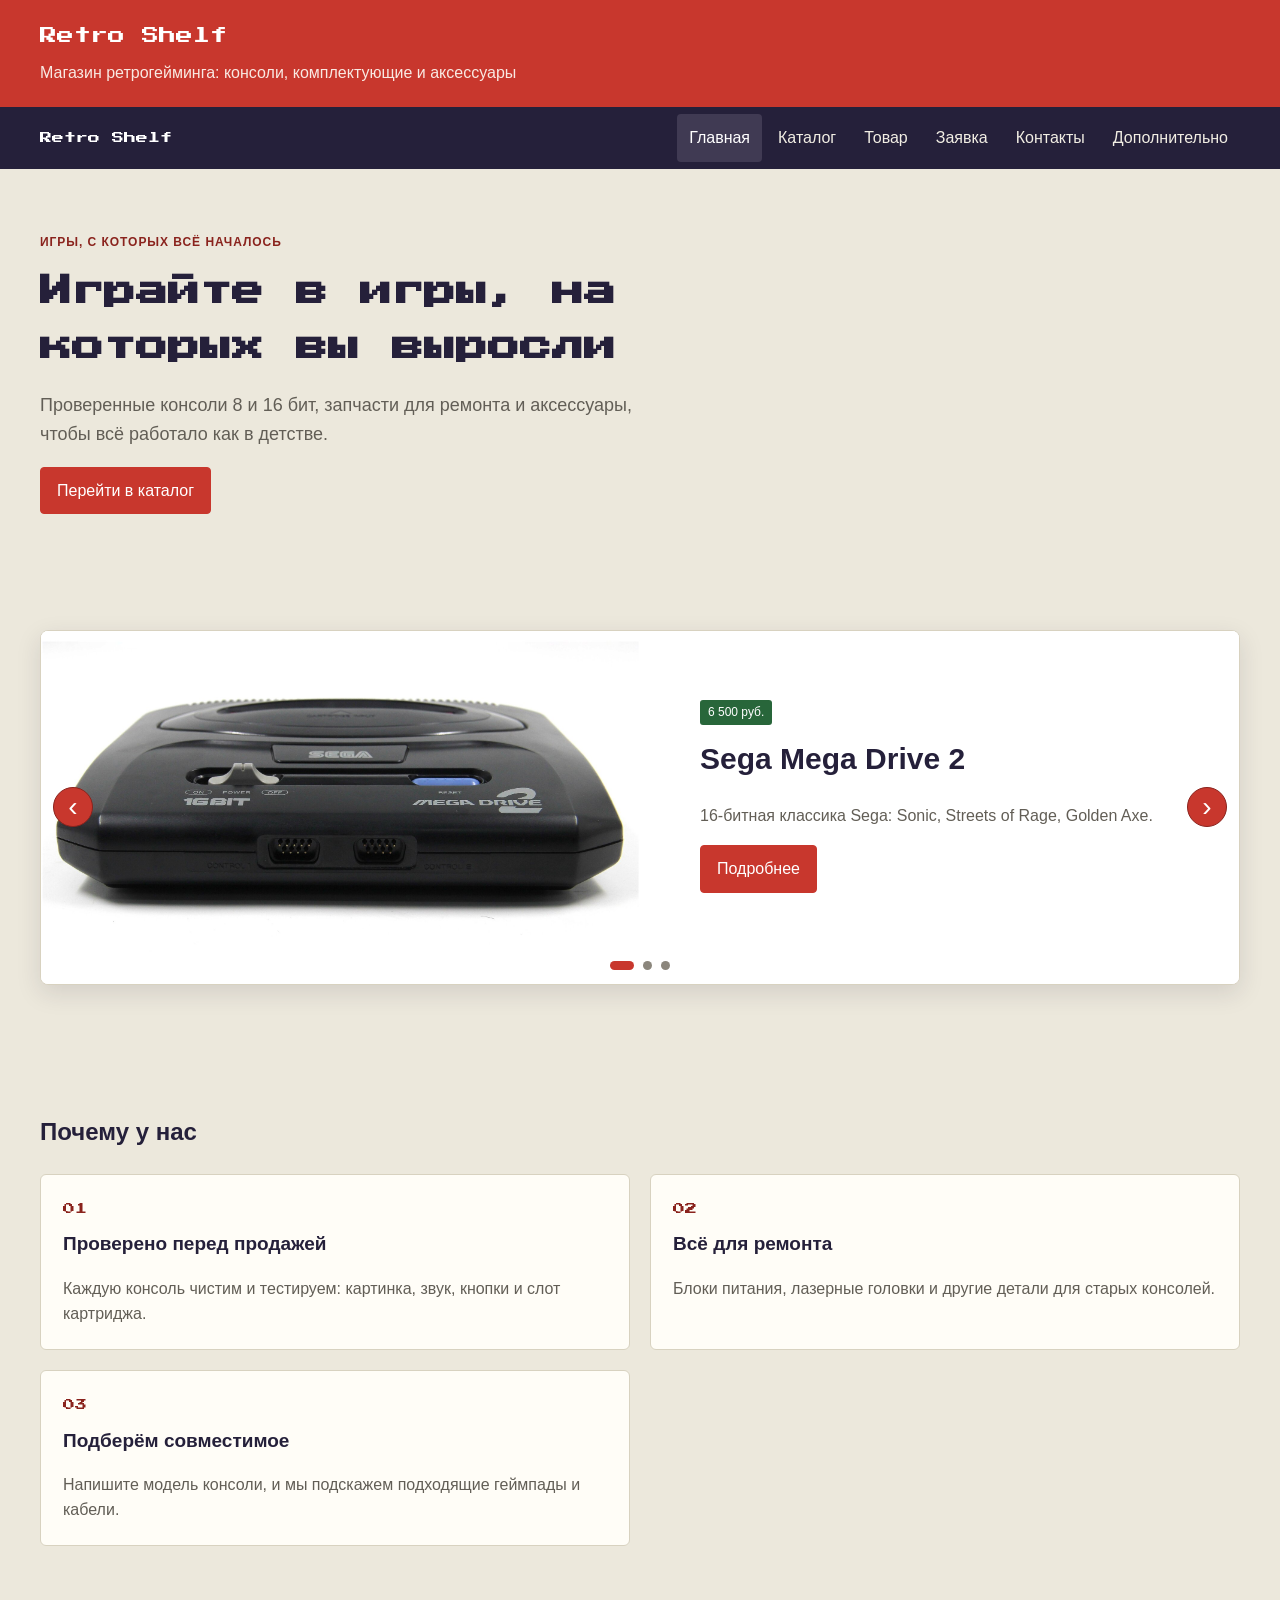
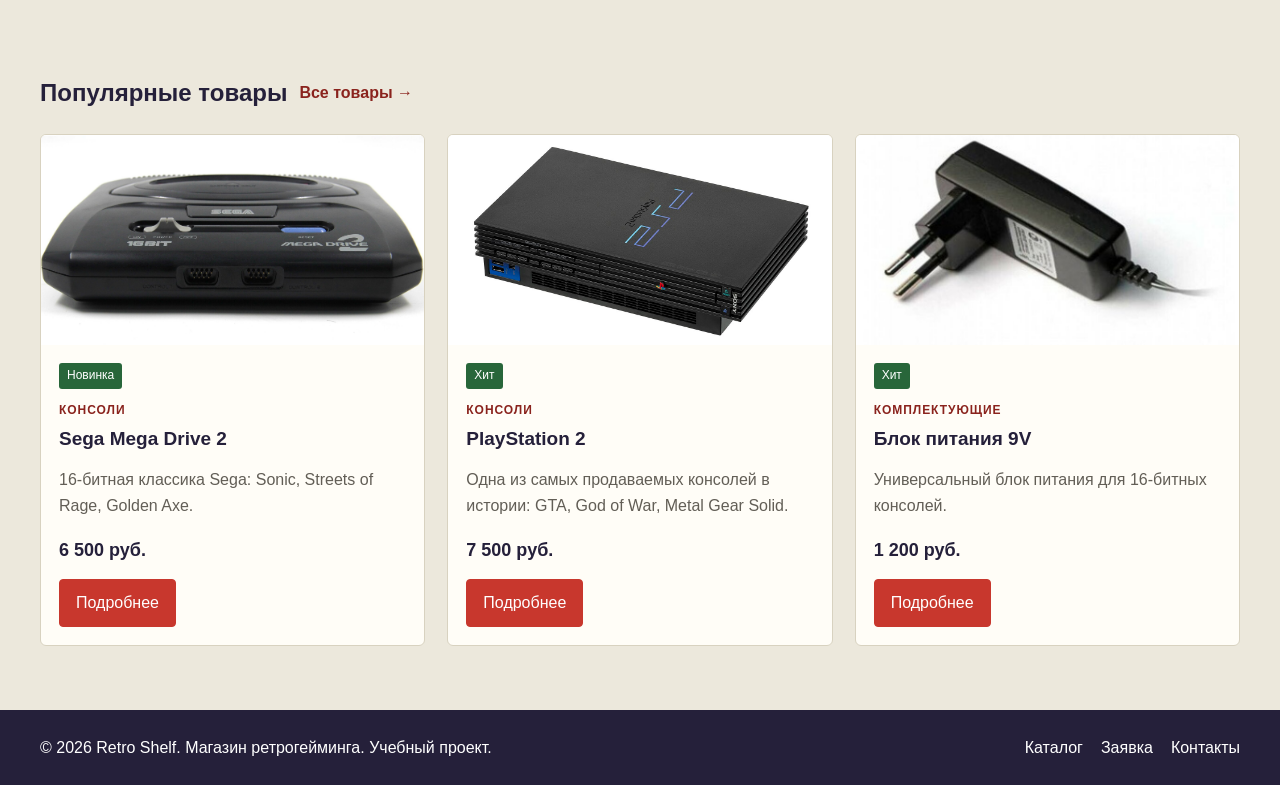
<file: index.html>
<!DOCTYPE html>
<html lang="ru">
<head>
  <meta charset="UTF-8">
  <meta name="viewport" content="width=device-width, initial-scale=1.0">
  <meta name="description" content="Retro Shelf — магазин ретрогейминга: консоли, комплектующие и аксессуары.">
  <title>Главная — Retro Shelf</title>
  <link rel="preconnect" href="https://fonts.googleapis.com">
  <link rel="preconnect" href="https://fonts.gstatic.com" crossorigin>
  <link href="https://fonts.googleapis.com/css2?family=Press+Start+2P&display=swap" rel="stylesheet">
  <link rel="stylesheet" href="css/style.css">
  <link rel="stylesheet" href="css/responsive.css">
  <script src="js/main.js" defer></script>
</head>
<body>
  <a class="skip-link" href="#main">Перейти к основному содержимому</a>
  <header class="site-header">
    <div class="site-header__intro wrap">
      <div><a class="site-header__name pixel" href="index.html">Retro Shelf</a><p>Магазин ретрогейминга: консоли, комплектующие и аксессуары</p></div>
    </div>
  </header>
  <nav class="site-nav" aria-label="Основная навигация"><div class="wrap site-nav__inner">
    <a class="site-nav__brand pixel" href="index.html">Retro Shelf</a>
    <button class="site-nav__toggle" type="button" aria-expanded="false" aria-controls="main-menu">Меню</button>
    <ul class="site-nav__list" id="main-menu">        <li><a class="site-nav__link site-nav__link--active" href="index.html" aria-current="page">Главная</a></li>
        <li><a class="site-nav__link" href="catalog.html">Каталог</a></li>
        <li><a class="site-nav__link" href="product.html">Товар</a></li>
        <li><a class="site-nav__link" href="order.html">Заявка</a></li>
        <li><a class="site-nav__link" href="contacts.html">Контакты</a></li>
      <li class="site-nav__more"><a class="site-nav__link" href="catalog.html">Дополнительно</a><ul><li><a href="catalog.html">Все товары</a></li><li><a href="order.html">Оформить заявку</a></li><li><a href="index.html#popular">Популярное</a></li></ul></li>
    </ul>
  </div></nav>
  <main id="main">
    <section class="hero wrap"><div><p class="eyebrow">Игры, с которых всё началось</p><h1 class="pixel">Играйте в игры, на которых вы выросли</h1><p>Проверенные консоли 8 и 16 бит, запчасти для ремонта и аксессуары, чтобы всё работало как в детстве.</p><a class="button" href="catalog.html">Перейти в каталог</a></div></section>
    <section class="section wrap" aria-label="Популярные товары">
      <div class="carousel" role="region" aria-roledescription="карусель" aria-label="Популярные товары">
        <div class="carousel__slides">        <article class="carousel__slide is-active" role="group" aria-roledescription="слайд" aria-label="Слайд 1 из 3" data-slide="0" aria-hidden="false">
          <img src="images/segamd2.jpeg" alt="Sega Mega Drive 2" width="2000" height="1043">
          <div class="carousel__caption"><span class="tag">6 500 руб.</span><h2>Sega Mega Drive 2</h2><p>16-битная классика Sega: Sonic, Streets of Rage, Golden Axe.</p><a class="button" href="product.html#mega-drive-2">Подробнее</a></div>
        </article>
        <article class="carousel__slide" role="group" aria-roledescription="слайд" aria-label="Слайд 2 из 3" data-slide="1" aria-hidden="true">
          <img src="images/ps2.jpg" alt="PlayStation 2" width="1280" height="771">
          <div class="carousel__caption"><span class="tag">7 500 руб.</span><h2>PlayStation 2</h2><p>Одна из самых продаваемых консолей в истории: GTA, God of War, Metal Gear Solid.</p><a class="button" href="product.html#ps2">Подробнее</a></div>
        </article>
        <article class="carousel__slide" role="group" aria-roledescription="слайд" aria-label="Слайд 3 из 3" data-slide="2" aria-hidden="true">
          <img src="images/3ds.jpeg" alt="Nintendo 3DS" width="2000" height="1125">
          <div class="carousel__caption"><span class="tag">10 500 руб.</span><h2>Nintendo 3DS</h2><p>Портативная консоль Nintendo с двумя экранами и 3D-режимом.</p><a class="button" href="product.html#nintendo-3ds">Подробнее</a></div>
        </article></div>
        <button class="carousel__arrow carousel__arrow--prev" type="button" aria-label="Предыдущий слайд">‹</button><button class="carousel__arrow carousel__arrow--next" type="button" aria-label="Следующий слайд">›</button>
        <div class="carousel__controls"><div class="carousel__dots"><button class="carousel__dot is-active" type="button" aria-label="Слайд 1" aria-current="true" data-go-to="0"></button><button class="carousel__dot" type="button" aria-label="Слайд 2" aria-current="false" data-go-to="1"></button><button class="carousel__dot" type="button" aria-label="Слайд 3" aria-current="false" data-go-to="2"></button></div></div>
      </div>
    </section>
    <section class="section wrap"><h2 class="section__title">Почему у нас</h2><div class="feature-grid">
      <article class="feature"><span class="feature__number">01</span><h3>Проверено перед продажей</h3><p>Каждую консоль чистим и тестируем: картинка, звук, кнопки и слот картриджа.</p></article>
      <article class="feature"><span class="feature__number">02</span><h3>Всё для ремонта</h3><p>Блоки питания, лазерные головки и другие детали для старых консолей.</p></article>
      <article class="feature"><span class="feature__number">03</span><h3>Подберём совместимое</h3><p>Напишите модель консоли, и мы подскажем подходящие геймпады и кабели.</p></article>
    </div></section>
    <section class="section wrap" id="popular"><div class="section__heading"><h2 class="section__title">Популярные товары</h2><a class="text-link" href="catalog.html">Все товары →</a></div><div class="product-grid">
      <article class="product-card"><img src="images/segamd2.jpeg" alt="Sega Mega Drive 2" width="2000" height="1043"><div class="product-card__body"><span class="tag">Новинка</span><p class="product-card__category">Консоли</p><h3>Sega Mega Drive 2</h3><p>16-битная классика Sega: Sonic, Streets of Rage, Golden Axe.</p><strong>6 500 руб.</strong><a class="button" href="product.html#mega-drive-2">Подробнее</a></div></article>
      <article class="product-card"><img src="images/ps2.jpg" alt="PlayStation 2" width="1280" height="771"><div class="product-card__body"><span class="tag">Хит</span><p class="product-card__category">Консоли</p><h3>PlayStation 2</h3><p>Одна из самых продаваемых консолей в истории: GTA, God of War, Metal Gear Solid.</p><strong>7 500 руб.</strong><a class="button" href="product.html#ps2">Подробнее</a></div></article>
      <article class="product-card"><img src="images/9v.jpeg" alt="Блок питания 9V" width="820" height="484"><div class="product-card__body"><span class="tag">Хит</span><p class="product-card__category">Комплектующие</p><h3>Блок питания 9V</h3><p>Универсальный блок питания для 16-битных консолей.</p><strong>1 200 руб.</strong><a class="button" href="product.html#psu-9v">Подробнее</a></div></article>
    </div></section>
  </main>
  <footer class="site-footer"><div class="wrap site-footer__inner">
    <p>© 2026 Retro Shelf. Магазин ретрогейминга. Учебный проект.</p>
    <div><a href="catalog.html">Каталог</a><a href="order.html">Заявка</a><a href="contacts.html">Контакты</a></div>
  </div></footer>
</body>
</html>
</file>
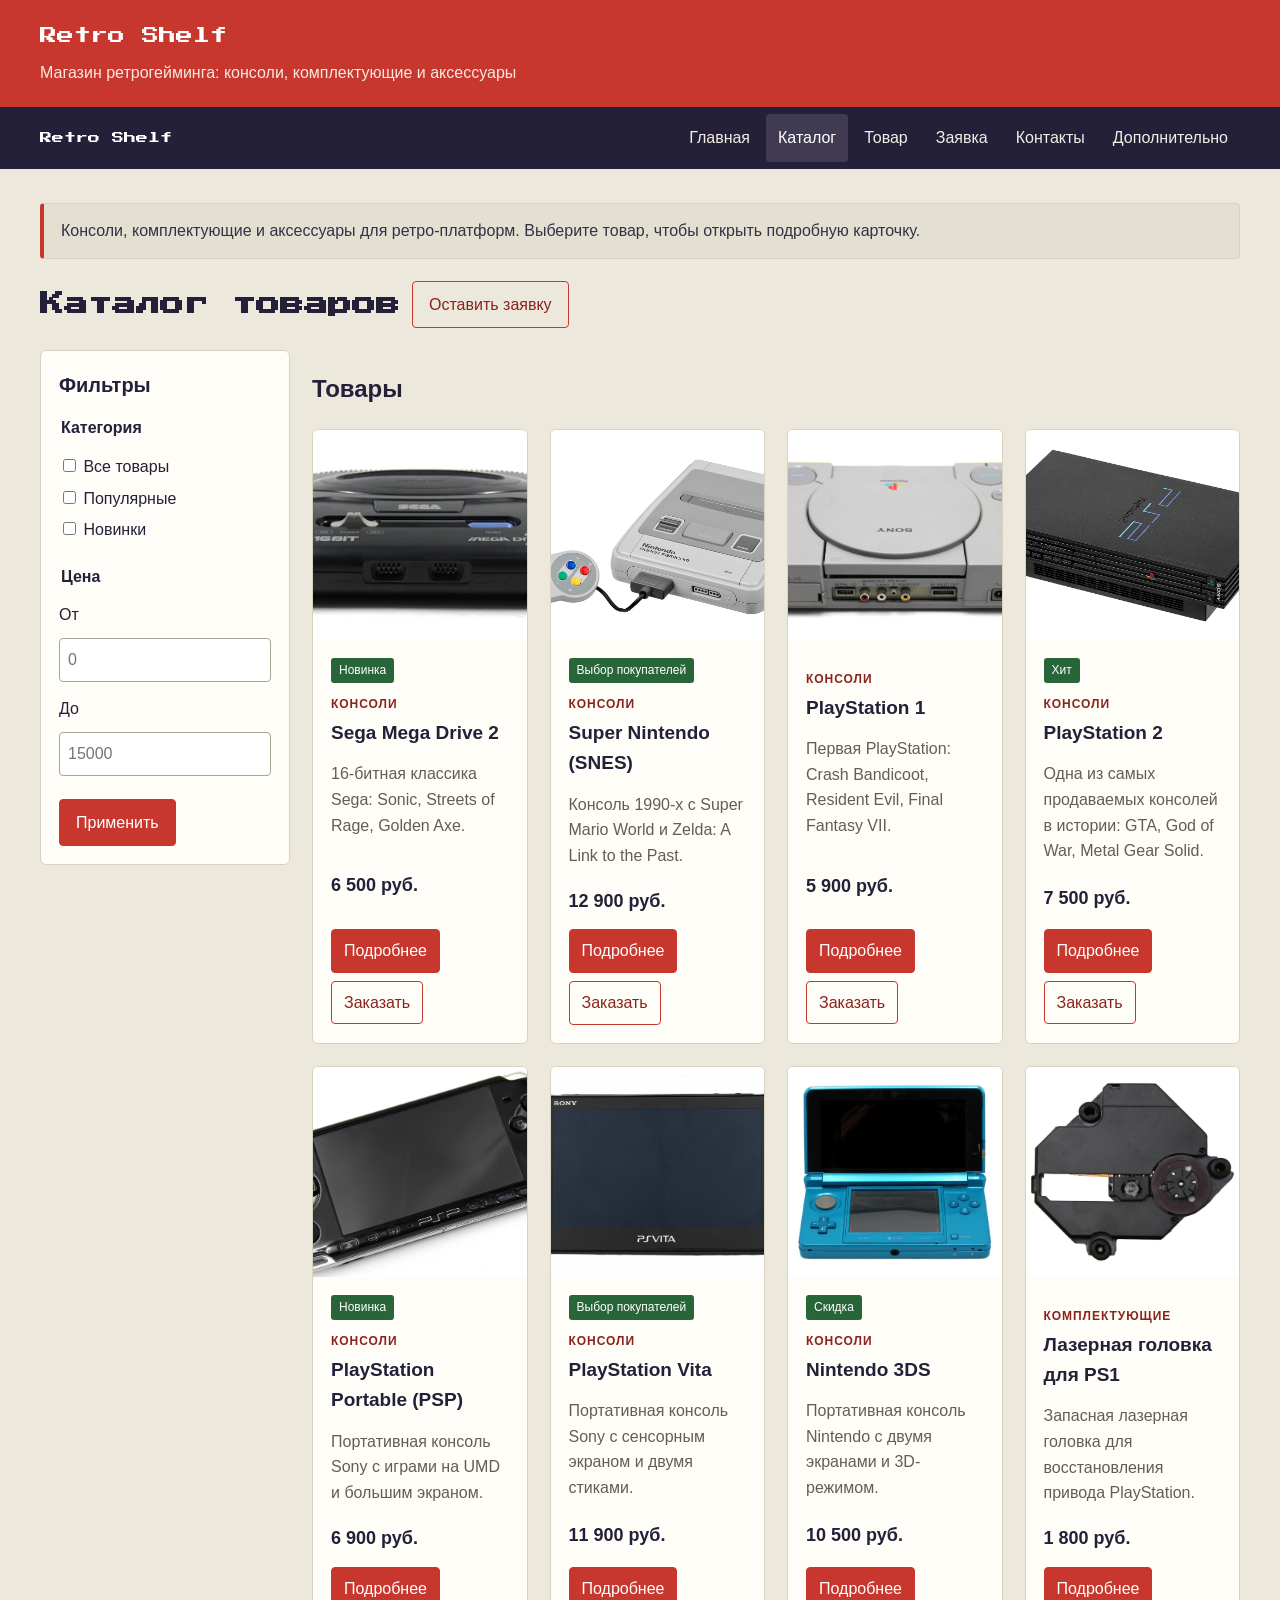
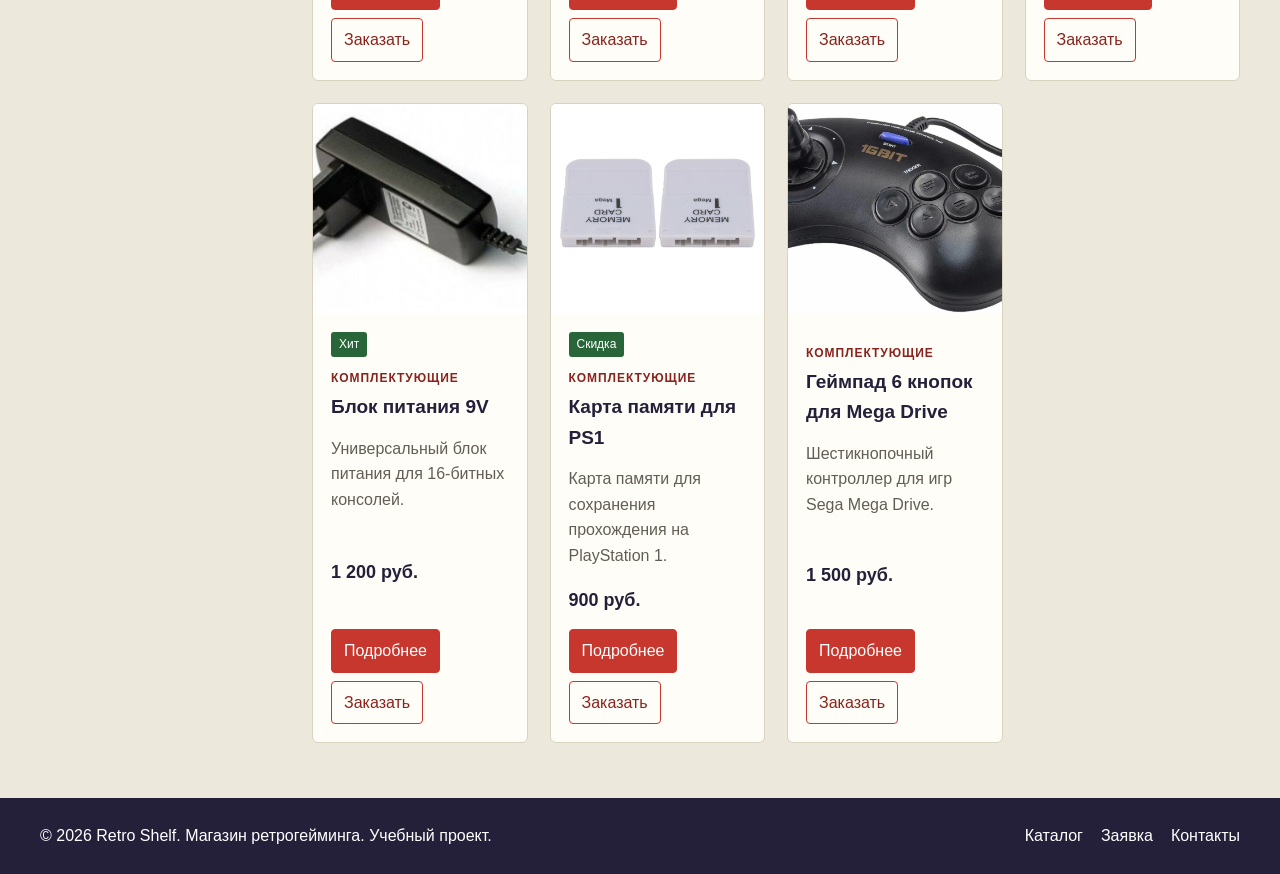
<file: catalog.html>
<!DOCTYPE html>
<html lang="ru">
<head>
  <meta charset="UTF-8">
  <meta name="viewport" content="width=device-width, initial-scale=1.0">
  <meta name="description" content="Retro Shelf — магазин ретрогейминга: консоли, комплектующие и аксессуары.">
  <title>Каталог — Retro Shelf</title>
  <link rel="preconnect" href="https://fonts.googleapis.com">
  <link rel="preconnect" href="https://fonts.gstatic.com" crossorigin>
  <link href="https://fonts.googleapis.com/css2?family=Press+Start+2P&display=swap" rel="stylesheet">
  <link rel="stylesheet" href="css/style.css">
  <link rel="stylesheet" href="css/responsive.css">
  <script src="js/main.js" defer></script>
</head>
<body>
  <a class="skip-link" href="#main">Перейти к основному содержимому</a>
  <header class="site-header">
    <div class="site-header__intro wrap">
      <div><a class="site-header__name pixel" href="index.html">Retro Shelf</a><p>Магазин ретрогейминга: консоли, комплектующие и аксессуары</p></div>
      </div>
  </header>
  <nav class="site-nav" aria-label="Основная навигация"><div class="wrap site-nav__inner">
    <a class="site-nav__brand pixel" href="index.html">Retro Shelf</a>
    <button class="site-nav__toggle" type="button" aria-expanded="false" aria-controls="main-menu">Меню</button>
    <ul class="site-nav__list" id="main-menu">        <li><a class="site-nav__link" href="index.html">Главная</a></li>
        <li><a class="site-nav__link site-nav__link--active" href="catalog.html" aria-current="page">Каталог</a></li>
        <li><a class="site-nav__link" href="product.html">Товар</a></li>
        <li><a class="site-nav__link" href="order.html">Заявка</a></li>
        <li><a class="site-nav__link" href="contacts.html">Контакты</a></li>
      <li class="site-nav__more"><a class="site-nav__link" href="catalog.html">Дополнительно</a><ul><li><a href="catalog.html">Все товары</a></li><li><a href="order.html">Оформить заявку</a></li><li><a href="index.html#popular">Популярное</a></li></ul></li>
    </ul>
  </div></nav>
  <main id="main" class="wrap page-main"><p class="notice">Консоли, комплектующие и аксессуары для ретро-платформ. Выберите товар, чтобы открыть подробную карточку.</p><div class="section__heading"><h1 class="pixel">Каталог товаров</h1><a class="button button--outline" href="order.html">Оставить заявку</a></div><div class="catalog-layout">
<aside class="catalog-filters" aria-labelledby="filters-title">
  <h2 id="filters-title">Фильтры</h2>
  <form action="#products" method="get">
    <fieldset><legend>Категория</legend>
      <label><input type="checkbox" name="category" value="all"> Все товары</label>
      <label><input type="checkbox" name="category" value="popular"> Популярные</label>
      <label><input type="checkbox" name="category" value="new"> Новинки</label>
    </fieldset>
    <fieldset><legend>Цена</legend>
      <label for="price-from">От</label><input id="price-from" name="price-from" type="number" min="0" placeholder="0">
      <label for="price-to">До</label><input id="price-to" name="price-to" type="number" min="0" placeholder="15000">
    </fieldset>
    <button class="button" type="submit">Применить</button>
  </form>
</aside>
<section class="catalog-products" id="products" aria-labelledby="products-title">
  <h2 id="products-title">Товары</h2>
  <div class="product-grid product-grid--catalog">
<article class="product-card"><picture>
     <source type="image/webp"
       srcset="images/segamd2-480.webp 480w, images/segamd2-640.webp 640w, images/segamd2-960.webp 960w"
       sizes="(max-width: 639px) 100vw, (max-width: 1023px) 50vw, 25vw">
     <img src="images/segamd2-640.jpg"
       srcset="images/segamd2-480.jpg 480w, images/segamd2-640.jpg 640w, images/segamd2-960.jpg 960w"
       sizes="(max-width: 639px) 100vw, (max-width: 1023px) 50vw, 25vw"
       alt="Sega Mega Drive 2" width="640" height="334" loading="lazy" class="product-card__image">
   </picture><div class="product-card__body"><span class="tag">Новинка</span><p class="product-card__category">Консоли</p><h2>Sega Mega Drive 2</h2><p>16-битная классика Sega: Sonic, Streets of Rage, Golden Axe.</p><strong>6 500 руб.</strong><div class="product-card__actions"><a class="button" href="product.html#mega-drive-2">Подробнее</a><a class="button button--outline" href="order.html?product=mega-drive-2">Заказать</a></div></div></article>
<article class="product-card"><img src="images/supernin.jpg" alt="Super Nintendo (SNES)" width="1600" height="832" loading="lazy" class="product-card__image"><div class="product-card__body"><span class="tag">Выбор покупателей</span><p class="product-card__category">Консоли</p><h2>Super Nintendo (SNES)</h2><p>Консоль 1990-х с Super Mario World и Zelda: A Link to the Past.</p><strong>12 900 руб.</strong><div class="product-card__actions"><a class="button" href="product.html#snes">Подробнее</a><a class="button button--outline" href="order.html?product=snes">Заказать</a></div></div></article>
<article class="product-card"><img src="images/ps1.jpeg" alt="PlayStation 1" width="2000" height="1125" loading="lazy" class="product-card__image"><div class="product-card__body"><p class="product-card__category">Консоли</p><h2>PlayStation 1</h2><p>Первая PlayStation: Crash Bandicoot, Resident Evil, Final Fantasy VII.</p><strong>5 900 руб.</strong><div class="product-card__actions"><a class="button" href="product.html#ps1">Подробнее</a><a class="button button--outline" href="order.html?product=ps1">Заказать</a></div></div></article>
<article class="product-card"><img src="images/ps2.jpg" alt="PlayStation 2" width="1280" height="771" loading="lazy" class="product-card__image"><div class="product-card__body"><span class="tag">Хит</span><p class="product-card__category">Консоли</p><h2>PlayStation 2</h2><p>Одна из самых продаваемых консолей в истории: GTA, God of War, Metal Gear Solid.</p><strong>7 500 руб.</strong><div class="product-card__actions"><a class="button" href="product.html#ps2">Подробнее</a><a class="button button--outline" href="order.html?product=ps2">Заказать</a></div></div></article>
<article class="product-card"><img src="images/psp.jpeg" alt="PlayStation Portable (PSP)" width="2000" height="1118" loading="lazy" class="product-card__image"><div class="product-card__body"><span class="tag">Новинка</span><p class="product-card__category">Консоли</p><h2>PlayStation Portable (PSP)</h2><p>Портативная консоль Sony с играми на UMD и большим экраном.</p><strong>6 900 руб.</strong><div class="product-card__actions"><a class="button" href="product.html#psp">Подробнее</a><a class="button button--outline" href="order.html?product=psp">Заказать</a></div></div></article>
<article class="product-card"><img src="images/psvita.jpeg" alt="PlayStation Vita" width="2000" height="1125" loading="lazy" class="product-card__image"><div class="product-card__body"><span class="tag">Выбор покупателей</span><p class="product-card__category">Консоли</p><h2>PlayStation Vita</h2><p>Портативная консоль Sony с сенсорным экраном и двумя стиками.</p><strong>11 900 руб.</strong><div class="product-card__actions"><a class="button" href="product.html#ps-vita">Подробнее</a><a class="button button--outline" href="order.html?product=ps-vita">Заказать</a></div></div></article>
<article class="product-card"><img src="images/3ds.jpeg" alt="Nintendo 3DS" width="2000" height="1125" loading="lazy" class="product-card__image"><div class="product-card__body"><span class="tag">Скидка</span><p class="product-card__category">Консоли</p><h2>Nintendo 3DS</h2><p>Портативная консоль Nintendo с двумя экранами и 3D-режимом.</p><strong>10 500 руб.</strong><div class="product-card__actions"><a class="button" href="product.html#nintendo-3ds">Подробнее</a><a class="button button--outline" href="order.html?product=nintendo-3ds">Заказать</a></div></div></article>
<article class="product-card"><img src="images/laser.jpeg" alt="Лазерная головка для PS1" width="2000" height="1125" loading="lazy" class="product-card__image"><div class="product-card__body"><p class="product-card__category">Комплектующие</p><h2>Лазерная головка для PS1</h2><p>Запасная лазерная головка для восстановления привода PlayStation.</p><strong>1 800 руб.</strong><div class="product-card__actions"><a class="button" href="product.html#ps1-laser">Подробнее</a><a class="button button--outline" href="order.html?product=ps1-laser">Заказать</a></div></div></article>
<article class="product-card"><img src="images/9v.jpeg" alt="Блок питания 9V" width="820" height="484" loading="lazy" class="product-card__image"><div class="product-card__body"><span class="tag">Хит</span><p class="product-card__category">Комплектующие</p><h2>Блок питания 9V</h2><p>Универсальный блок питания для 16-битных консолей.</p><strong>1 200 руб.</strong><div class="product-card__actions"><a class="button" href="product.html#psu-9v">Подробнее</a><a class="button button--outline" href="order.html?product=psu-9v">Заказать</a></div></div></article>
<article class="product-card"><img src="images/storage.jpeg" alt="Карта памяти для PS1" width="1601" height="1601" loading="lazy" class="product-card__image"><div class="product-card__body"><span class="tag">Скидка</span><p class="product-card__category">Комплектующие</p><h2>Карта памяти для PS1</h2><p>Карта памяти для сохранения прохождения на PlayStation 1.</p><strong>900 руб.</strong><div class="product-card__actions"><a class="button" href="product.html#ps1-memory-card">Подробнее</a><a class="button button--outline" href="order.html?product=ps1-memory-card">Заказать</a></div></div></article>
<article class="product-card"><img src="images/gamepad.jpeg" alt="Геймпад 6 кнопок для Mega Drive" width="1280" height="741" loading="lazy" class="product-card__image"><div class="product-card__body"><p class="product-card__category">Комплектующие</p><h2>Геймпад 6 кнопок для Mega Drive</h2><p>Шестикнопочный контроллер для игр Sega Mega Drive.</p><strong>1 500 руб.</strong><div class="product-card__actions"><a class="button" href="product.html#md-pad">Подробнее</a><a class="button button--outline" href="order.html?product=md-pad">Заказать</a></div></div></article>
</div></section></div></main>
  <footer class="site-footer"><div class="wrap site-footer__inner">
    <p>© 2026 Retro Shelf. Магазин ретрогейминга. Учебный проект.</p>
    <div><a href="catalog.html">Каталог</a><a href="order.html">Заявка</a><a href="contacts.html">Контакты</a></div>
  </div></footer>
</body>
</html>
</file>
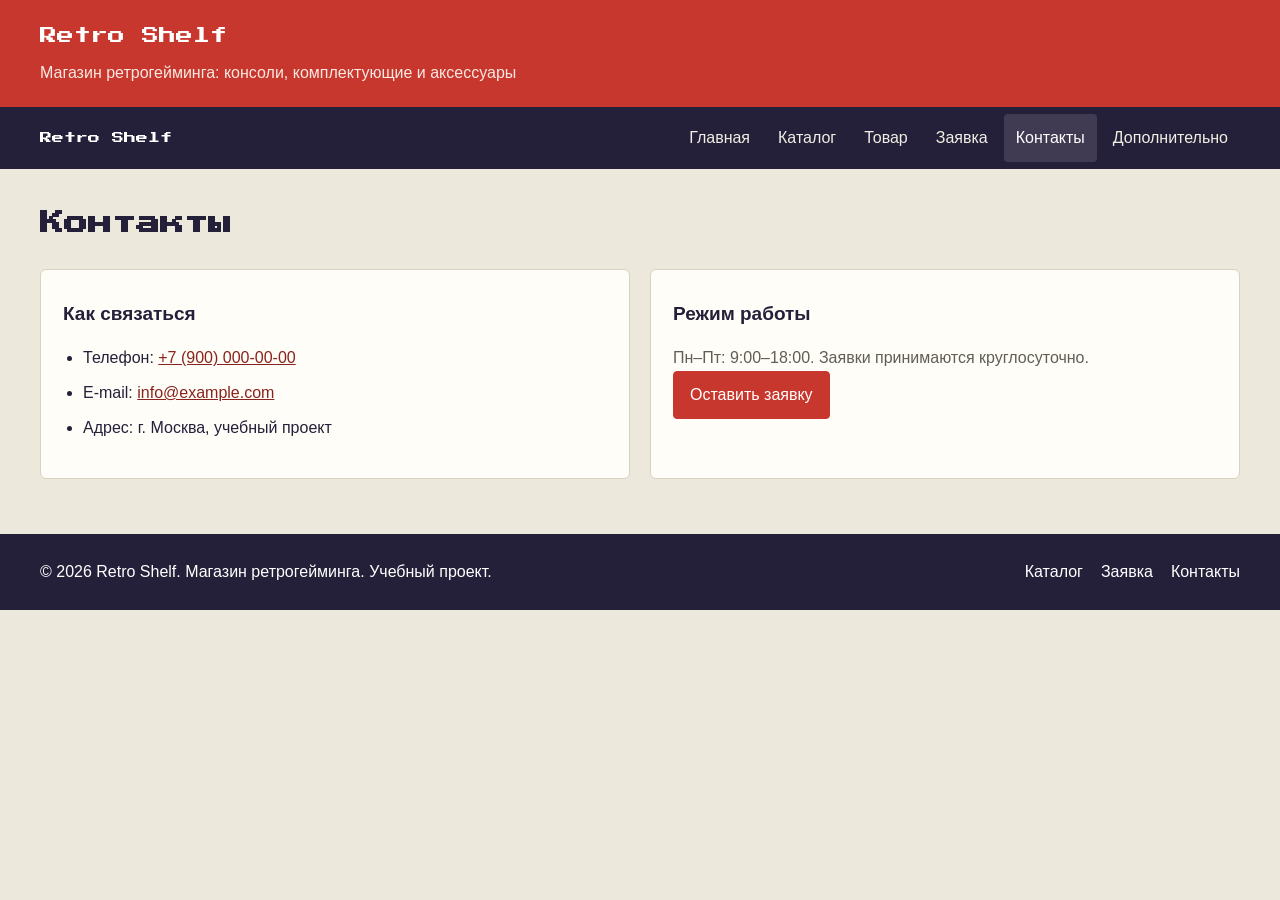
<file: contacts.html>
<!DOCTYPE html>
<html lang="ru">
<head>
  <meta charset="UTF-8">
  <meta name="viewport" content="width=device-width, initial-scale=1.0">
  <meta name="description" content="Retro Shelf — магазин ретрогейминга: консоли, комплектующие и аксессуары.">
  <title>Контакты — Retro Shelf</title>
  <link rel="preconnect" href="https://fonts.googleapis.com">
  <link rel="preconnect" href="https://fonts.gstatic.com" crossorigin>
  <link href="https://fonts.googleapis.com/css2?family=Press+Start+2P&display=swap" rel="stylesheet">
  <link rel="stylesheet" href="css/style.css">
  <link rel="stylesheet" href="css/responsive.css">
  <script src="js/main.js" defer></script>
</head>
<body>
  <a class="skip-link" href="#main">Перейти к основному содержимому</a>
  <header class="site-header">
    <div class="site-header__intro wrap">
      <div><a class="site-header__name pixel" href="index.html">Retro Shelf</a><p>Магазин ретрогейминга: консоли, комплектующие и аксессуары</p></div>
      </div>
  </header>
  <nav class="site-nav" aria-label="Основная навигация"><div class="wrap site-nav__inner">
    <a class="site-nav__brand pixel" href="index.html">Retro Shelf</a>
    <button class="site-nav__toggle" type="button" aria-expanded="false" aria-controls="main-menu">Меню</button>
    <ul class="site-nav__list" id="main-menu">        <li><a class="site-nav__link" href="index.html">Главная</a></li>
        <li><a class="site-nav__link" href="catalog.html">Каталог</a></li>
        <li><a class="site-nav__link" href="product.html">Товар</a></li>
        <li><a class="site-nav__link" href="order.html">Заявка</a></li>
        <li><a class="site-nav__link site-nav__link--active" href="contacts.html" aria-current="page">Контакты</a></li>
      <li class="site-nav__more"><a class="site-nav__link" href="catalog.html">Дополнительно</a><ul><li><a href="catalog.html">Все товары</a></li><li><a href="order.html">Оформить заявку</a></li><li><a href="index.html#popular">Популярное</a></li></ul></li>
    </ul>
  </div></nav>
  <main id="main" class="wrap page-main"><h1 class="pixel">Контакты</h1><div class="feature-grid contact-grid"><section class="feature"><h2>Как связаться</h2><ul class="contact-list"><li>Телефон: <a href="tel:+79000000000">+7 (900) 000-00-00</a></li><li>E-mail: <a href="mailto:info@example.com">info@example.com</a></li><li>Адрес: г. Москва, учебный проект</li></ul></section><section class="feature"><h2>Режим работы</h2><p>Пн–Пт: 9:00–18:00. Заявки принимаются круглосуточно.</p><a class="button" href="order.html">Оставить заявку</a></section></div></main>
  <footer class="site-footer"><div class="wrap site-footer__inner">
    <p>© 2026 Retro Shelf. Магазин ретрогейминга. Учебный проект.</p>
    <div><a href="catalog.html">Каталог</a><a href="order.html">Заявка</a><a href="contacts.html">Контакты</a></div>
  </div></footer>
</body>
</html>
</file>
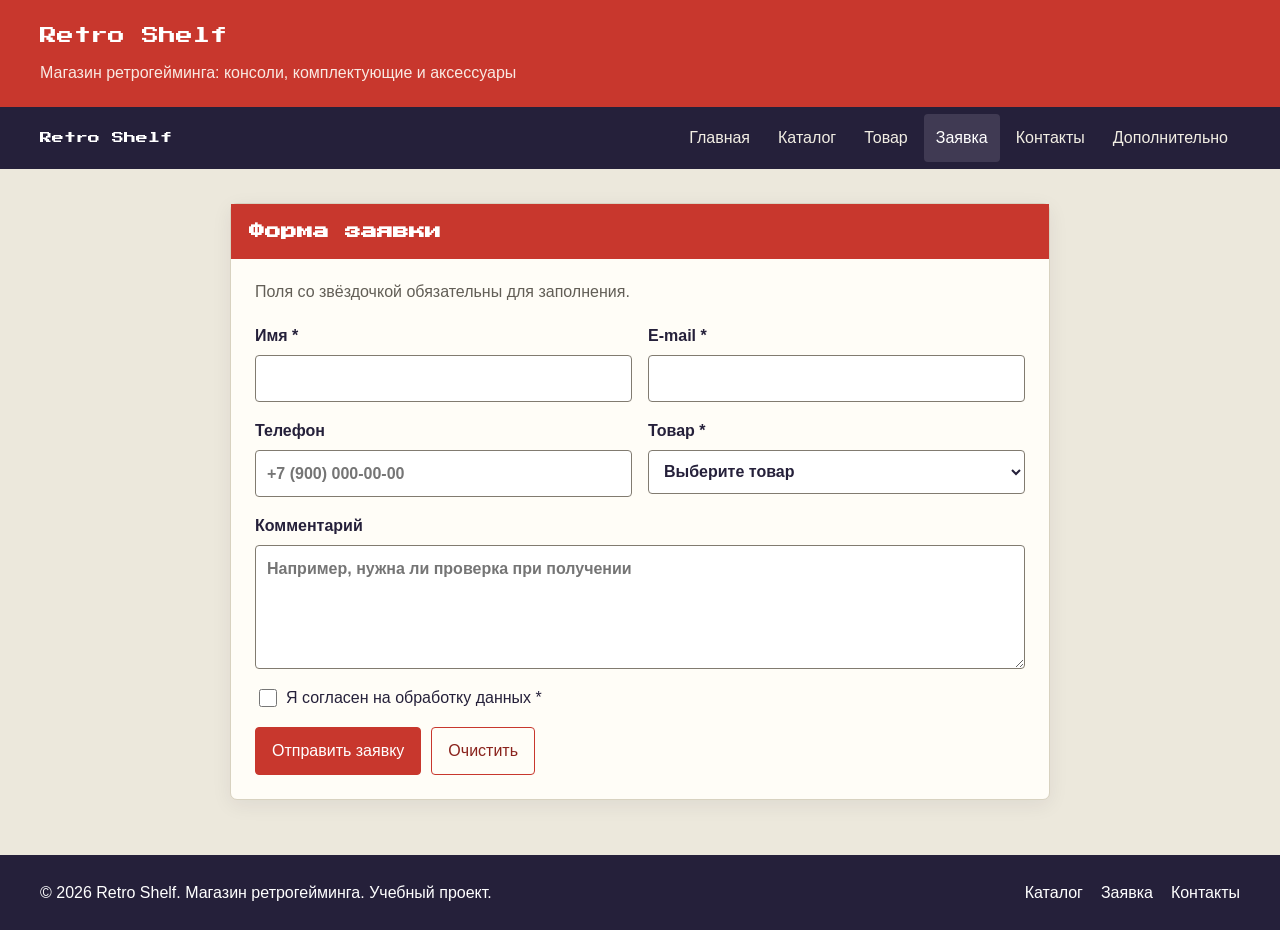
<file: order.html>
<!DOCTYPE html>
<html lang="ru">
<head>
  <meta charset="UTF-8">
  <meta name="viewport" content="width=device-width, initial-scale=1.0">
  <meta name="description" content="Retro Shelf — магазин ретрогейминга: консоли, комплектующие и аксессуары.">
  <title>Заявка — Retro Shelf</title>
  <link rel="preconnect" href="https://fonts.googleapis.com">
  <link rel="preconnect" href="https://fonts.gstatic.com" crossorigin>
  <link href="https://fonts.googleapis.com/css2?family=Press+Start+2P&display=swap" rel="stylesheet">
  <link rel="stylesheet" href="css/style.css">
  <link rel="stylesheet" href="css/responsive.css">
  <script src="js/main.js" defer></script>
</head>
<body>
  <a class="skip-link" href="#main">Перейти к основному содержимому</a>
  <header class="site-header">
    <div class="site-header__intro wrap">
      <div><a class="site-header__name pixel" href="index.html">Retro Shelf</a><p>Магазин ретрогейминга: консоли, комплектующие и аксессуары</p></div>
      </div>
  </header>
  <nav class="site-nav" aria-label="Основная навигация"><div class="wrap site-nav__inner">
    <a class="site-nav__brand pixel" href="index.html">Retro Shelf</a>
    <button class="site-nav__toggle" type="button" aria-expanded="false" aria-controls="main-menu">Меню</button>
    <ul class="site-nav__list" id="main-menu">        <li><a class="site-nav__link" href="index.html">Главная</a></li>
        <li><a class="site-nav__link" href="catalog.html">Каталог</a></li>
        <li><a class="site-nav__link" href="product.html">Товар</a></li>
        <li><a class="site-nav__link site-nav__link--active" href="order.html" aria-current="page">Заявка</a></li>
        <li><a class="site-nav__link" href="contacts.html">Контакты</a></li>
      <li class="site-nav__more"><a class="site-nav__link" href="catalog.html">Дополнительно</a><ul><li><a href="catalog.html">Все товары</a></li><li><a href="order.html">Оформить заявку</a></li><li><a href="index.html#popular">Популярное</a></li></ul></li>
    </ul>
  </div></nav>
  <main id="main" class="wrap page-main"><section class="form-card"><h1 class="pixel">Форма заявки</h1><p class="form-note">Поля со звёздочкой обязательны для заполнения.</p><form class="order-form" id="page-order-form"><div class="form-grid">
  <label>Имя *<input id="order-name" name="name" type="text" minlength="2" required></label><label>E-mail *<input id="order-email" name="email" type="email" required></label>
  <label>Телефон<input id="order-phone" name="phone" type="tel" placeholder="+7 (900) 000-00-00"></label><label>Товар *<select name="product" id="order-product" required><option value="">Выберите товар</option>
<option value="mega-drive-2">Sega Mega Drive 2</option>
<option value="snes">Super Nintendo (SNES)</option>
<option value="ps1">PlayStation 1</option>
<option value="ps2">PlayStation 2</option>
<option value="psp">PlayStation Portable (PSP)</option>
<option value="ps-vita">PlayStation Vita</option>
<option value="nintendo-3ds">Nintendo 3DS</option>
<option value="ps1-laser">Лазерная головка для PS1</option>
<option value="psu-9v">Блок питания 9V</option>
<option value="ps1-memory-card">Карта памяти для PS1</option>
<option value="md-pad">Геймпад 6 кнопок для Mega Drive</option>
</select></label><label class="form-grid__wide">Комментарий<textarea id="order-comment" name="comment" rows="4" placeholder="Например, нужна ли проверка при получении"></textarea></label><label class="form-check form-grid__wide"><input type="checkbox" name="agreement" required> Я согласен на обработку данных *</label><div class="form-actions form-grid__wide"><button class="button" type="submit">Отправить заявку</button><button class="button button--outline" type="reset">Очистить</button></div><p class="form-success form-grid__wide" id="form-success" hidden>Заявка заполнена. Спасибо!</p></div></form></section></main>
  <footer class="site-footer"><div class="wrap site-footer__inner">
    <p>© 2026 Retro Shelf. Магазин ретрогейминга. Учебный проект.</p>
    <div><a href="catalog.html">Каталог</a><a href="order.html">Заявка</a><a href="contacts.html">Контакты</a></div>
  </div></footer>
</body>
</html>
</file>
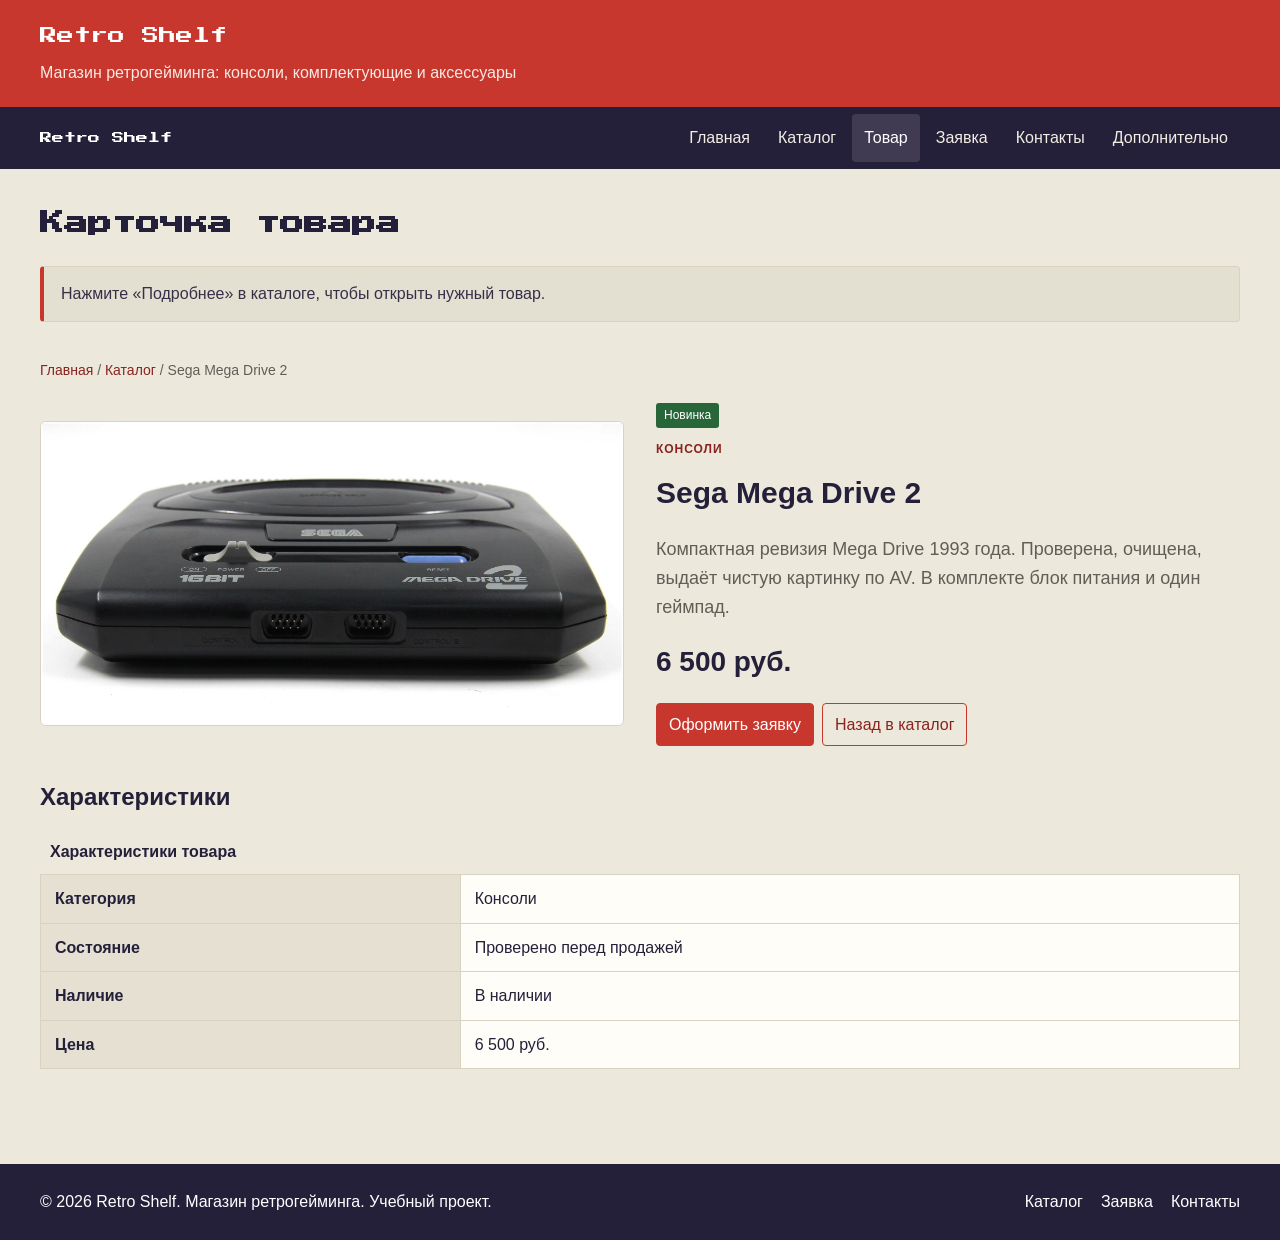
<file: product.html>
<!DOCTYPE html>
<html lang="ru">
<head>
  <meta charset="UTF-8">
  <meta name="viewport" content="width=device-width, initial-scale=1.0">
  <meta name="description" content="Retro Shelf — магазин ретрогейминга: консоли, комплектующие и аксессуары.">
  <title>Товар — Retro Shelf</title>
  <link rel="preconnect" href="https://fonts.googleapis.com">
  <link rel="preconnect" href="https://fonts.gstatic.com" crossorigin>
  <link href="https://fonts.googleapis.com/css2?family=Press+Start+2P&display=swap" rel="stylesheet">
  <link rel="stylesheet" href="css/style.css">
  <link rel="stylesheet" href="css/responsive.css">
  <script src="js/main.js" defer></script>
</head>
<body>
  <a class="skip-link" href="#main">Перейти к основному содержимому</a>
  <header class="site-header">
    <div class="site-header__intro wrap">
      <div><a class="site-header__name pixel" href="index.html">Retro Shelf</a><p>Магазин ретрогейминга: консоли, комплектующие и аксессуары</p></div>
      </div>
  </header>
  <nav class="site-nav" aria-label="Основная навигация"><div class="wrap site-nav__inner">
    <a class="site-nav__brand pixel" href="index.html">Retro Shelf</a>
    <button class="site-nav__toggle" type="button" aria-expanded="false" aria-controls="main-menu">Меню</button>
    <ul class="site-nav__list" id="main-menu">        <li><a class="site-nav__link" href="index.html">Главная</a></li>
        <li><a class="site-nav__link" href="catalog.html">Каталог</a></li>
        <li><a class="site-nav__link site-nav__link--active" href="product.html" aria-current="page">Товар</a></li>
        <li><a class="site-nav__link" href="order.html">Заявка</a></li>
        <li><a class="site-nav__link" href="contacts.html">Контакты</a></li>
      <li class="site-nav__more"><a class="site-nav__link" href="catalog.html">Дополнительно</a><ul><li><a href="catalog.html">Все товары</a></li><li><a href="order.html">Оформить заявку</a></li><li><a href="index.html#popular">Популярное</a></li></ul></li>
    </ul>
  </div></nav>
  <main id="main" class="wrap page-main"><h1 class="pixel">Карточка товара</h1><div class="notice">Нажмите «Подробнее» в каталоге, чтобы открыть нужный товар.</div>
    <article class="product-view" id="mega-drive-2"><nav class="breadcrumbs" aria-label="Хлебные крошки"><a href="index.html">Главная</a> / <a href="catalog.html">Каталог</a> / Sega Mega Drive 2</nav><div class="product-details"><img src="images/segamd2.jpeg" alt="Sega Mega Drive 2" width="2000" height="1043"><div class="product-details__info"><span class="tag">Новинка</span><p class="product-card__category">Консоли</p><h2>Sega Mega Drive 2</h2><p>Компактная ревизия Mega Drive 1993 года. Проверена, очищена, выдаёт чистую картинку по AV. В комплекте блок питания и один геймпад.</p><strong class="product-details__price">6 500 руб.</strong><div class="product-card__actions"><a class="button" href="order.html?product=mega-drive-2">Оформить заявку</a><a class="button button--outline" href="catalog.html">Назад в каталог</a></div></div></div><h2>Характеристики</h2><div class="table-wrapper"><table class="product-table"><caption>Характеристики товара</caption><tbody><tr><th scope="row">Категория</th><td>Консоли</td></tr><tr><th scope="row">Состояние</th><td>Проверено перед продажей</td></tr><tr><th scope="row">Наличие</th><td>В наличии</td></tr><tr><th scope="row">Цена</th><td>6 500 руб.</td></tr></tbody></table></div></article>
    <article class="product-view" id="snes"><nav class="breadcrumbs" aria-label="Хлебные крошки"><a href="index.html">Главная</a> / <a href="catalog.html">Каталог</a> / Super Nintendo (SNES)</nav><div class="product-details"><img src="images/supernin.jpg" alt="Super Nintendo (SNES)" width="1600" height="832"><div class="product-details__info"><span class="tag">Выбор покупателей</span><p class="product-card__category">Консоли</p><h2>Super Nintendo (SNES)</h2><p>Оригинальная Super Nintendo, регион PAL. Корпус без сильных потёртостей, кнопки и слот картриджа проверены.</p><strong class="product-details__price">12 900 руб.</strong><div class="product-card__actions"><a class="button" href="order.html?product=snes">Оформить заявку</a><a class="button button--outline" href="catalog.html">Назад в каталог</a></div></div></div><h2>Характеристики</h2><div class="table-wrapper"><table class="product-table"><caption>Характеристики товара</caption><tbody><tr><th scope="row">Категория</th><td>Консоли</td></tr><tr><th scope="row">Состояние</th><td>Проверено перед продажей</td></tr><tr><th scope="row">Наличие</th><td>В наличии</td></tr><tr><th scope="row">Цена</th><td>12 900 руб.</td></tr></tbody></table></div></article>
    <article class="product-view" id="ps1"><nav class="breadcrumbs" aria-label="Хлебные крошки"><a href="index.html">Главная</a> / <a href="catalog.html">Каталог</a> / PlayStation 1</nav><div class="product-details"><img src="images/ps1.jpeg" alt="PlayStation 1" width="2000" height="1125"><div class="product-details__info"><p class="product-card__category">Консоли</p><h2>PlayStation 1</h2><p>Консоль PlayStation 1 в рабочем состоянии. Привод проверен на нескольких дисках.</p><strong class="product-details__price">5 900 руб.</strong><div class="product-card__actions"><a class="button" href="order.html?product=ps1">Оформить заявку</a><a class="button button--outline" href="catalog.html">Назад в каталог</a></div></div></div><h2>Характеристики</h2><div class="table-wrapper"><table class="product-table"><caption>Характеристики товара</caption><tbody><tr><th scope="row">Категория</th><td>Консоли</td></tr><tr><th scope="row">Состояние</th><td>Проверено перед продажей</td></tr><tr><th scope="row">Наличие</th><td>В наличии</td></tr><tr><th scope="row">Цена</th><td>5 900 руб.</td></tr></tbody></table></div></article>
    <article class="product-view" id="ps2"><nav class="breadcrumbs" aria-label="Хлебные крошки"><a href="index.html">Главная</a> / <a href="catalog.html">Каталог</a> / PlayStation 2</nav><div class="product-details"><img src="images/ps2.jpg" alt="PlayStation 2" width="1280" height="771"><div class="product-details__info"><span class="tag">Хит</span><p class="product-card__category">Консоли</p><h2>PlayStation 2</h2><p>PlayStation 2 проверена и готова к игре. Поддерживает большую библиотеку классических игр.</p><strong class="product-details__price">7 500 руб.</strong><div class="product-card__actions"><a class="button" href="order.html?product=ps2">Оформить заявку</a><a class="button button--outline" href="catalog.html">Назад в каталог</a></div></div></div><h2>Характеристики</h2><div class="table-wrapper"><table class="product-table"><caption>Характеристики товара</caption><tbody><tr><th scope="row">Категория</th><td>Консоли</td></tr><tr><th scope="row">Состояние</th><td>Проверено перед продажей</td></tr><tr><th scope="row">Наличие</th><td>В наличии</td></tr><tr><th scope="row">Цена</th><td>7 500 руб.</td></tr></tbody></table></div></article>
    <article class="product-view" id="psp"><nav class="breadcrumbs" aria-label="Хлебные крошки"><a href="index.html">Главная</a> / <a href="catalog.html">Каталог</a> / PlayStation Portable (PSP)</nav><div class="product-details"><img src="images/psp.jpeg" alt="PlayStation Portable (PSP)" width="2000" height="1118"><div class="product-details__info"><span class="tag">Новинка</span><p class="product-card__category">Консоли</p><h2>PlayStation Portable (PSP)</h2><p>Портативная консоль Sony с большим экраном. Кнопки и привод проверены.</p><strong class="product-details__price">6 900 руб.</strong><div class="product-card__actions"><a class="button" href="order.html?product=psp">Оформить заявку</a><a class="button button--outline" href="catalog.html">Назад в каталог</a></div></div></div><h2>Характеристики</h2><div class="table-wrapper"><table class="product-table"><caption>Характеристики товара</caption><tbody><tr><th scope="row">Категория</th><td>Консоли</td></tr><tr><th scope="row">Состояние</th><td>Проверено перед продажей</td></tr><tr><th scope="row">Наличие</th><td>В наличии</td></tr><tr><th scope="row">Цена</th><td>6 900 руб.</td></tr></tbody></table></div></article>
    <article class="product-view" id="ps-vita"><nav class="breadcrumbs" aria-label="Хлебные крошки"><a href="index.html">Главная</a> / <a href="catalog.html">Каталог</a> / PlayStation Vita</nav><div class="product-details"><img src="images/psvita.jpeg" alt="PlayStation Vita" width="2000" height="1125"><div class="product-details__info"><span class="tag">Выбор покупателей</span><p class="product-card__category">Консоли</p><h2>PlayStation Vita</h2><p>Портативная консоль Sony с сенсорным экраном и двумя стиками.</p><strong class="product-details__price">11 900 руб.</strong><div class="product-card__actions"><a class="button" href="order.html?product=ps-vita">Оформить заявку</a><a class="button button--outline" href="catalog.html">Назад в каталог</a></div></div></div><h2>Характеристики</h2><div class="table-wrapper"><table class="product-table"><caption>Характеристики товара</caption><tbody><tr><th scope="row">Категория</th><td>Консоли</td></tr><tr><th scope="row">Состояние</th><td>Проверено перед продажей</td></tr><tr><th scope="row">Наличие</th><td>В наличии</td></tr><tr><th scope="row">Цена</th><td>11 900 руб.</td></tr></tbody></table></div></article>
    <article class="product-view" id="nintendo-3ds"><nav class="breadcrumbs" aria-label="Хлебные крошки"><a href="index.html">Главная</a> / <a href="catalog.html">Каталог</a> / Nintendo 3DS</nav><div class="product-details"><img src="images/3ds.jpeg" alt="Nintendo 3DS" width="2000" height="1125"><div class="product-details__info"><span class="tag">Скидка</span><p class="product-card__category">Консоли</p><h2>Nintendo 3DS</h2><p>Nintendo 3DS с двумя экранами и библиотекой игр Nintendo.</p><strong class="product-details__price">10 500 руб.</strong><div class="product-card__actions"><a class="button" href="order.html?product=nintendo-3ds">Оформить заявку</a><a class="button button--outline" href="catalog.html">Назад в каталог</a></div></div></div><h2>Характеристики</h2><div class="table-wrapper"><table class="product-table"><caption>Характеристики товара</caption><tbody><tr><th scope="row">Категория</th><td>Консоли</td></tr><tr><th scope="row">Состояние</th><td>Проверено перед продажей</td></tr><tr><th scope="row">Наличие</th><td>В наличии</td></tr><tr><th scope="row">Цена</th><td>10 500 руб.</td></tr></tbody></table></div></article>
    <article class="product-view" id="ps1-laser"><nav class="breadcrumbs" aria-label="Хлебные крошки"><a href="index.html">Главная</a> / <a href="catalog.html">Каталог</a> / Лазерная головка для PS1</nav><div class="product-details"><img src="images/laser.jpeg" alt="Лазерная головка для PS1" width="2000" height="1125"><div class="product-details__info"><p class="product-card__category">Комплектующие</p><h2>Лазерная головка для PS1</h2><p>Деталь для ремонта оптического привода PlayStation 1.</p><strong class="product-details__price">1 800 руб.</strong><div class="product-card__actions"><a class="button" href="order.html?product=ps1-laser">Оформить заявку</a><a class="button button--outline" href="catalog.html">Назад в каталог</a></div></div></div><h2>Характеристики</h2><div class="table-wrapper"><table class="product-table"><caption>Характеристики товара</caption><tbody><tr><th scope="row">Категория</th><td>Комплектующие</td></tr><tr><th scope="row">Состояние</th><td>Проверено перед продажей</td></tr><tr><th scope="row">Наличие</th><td>В наличии</td></tr><tr><th scope="row">Цена</th><td>1 800 руб.</td></tr></tbody></table></div></article>
    <article class="product-view" id="psu-9v"><nav class="breadcrumbs" aria-label="Хлебные крошки"><a href="index.html">Главная</a> / <a href="catalog.html">Каталог</a> / Блок питания 9V</nav><div class="product-details"><img src="images/9v.jpeg" alt="Блок питания 9V" width="820" height="484"><div class="product-details__info"><span class="tag">Хит</span><p class="product-card__category">Комплектующие</p><h2>Блок питания 9V</h2><p>Блок питания 9V для совместимых ретро-консолей.</p><strong class="product-details__price">1 200 руб.</strong><div class="product-card__actions"><a class="button" href="order.html?product=psu-9v">Оформить заявку</a><a class="button button--outline" href="catalog.html">Назад в каталог</a></div></div></div><h2>Характеристики</h2><div class="table-wrapper"><table class="product-table"><caption>Характеристики товара</caption><tbody><tr><th scope="row">Категория</th><td>Комплектующие</td></tr><tr><th scope="row">Состояние</th><td>Проверено перед продажей</td></tr><tr><th scope="row">Наличие</th><td>В наличии</td></tr><tr><th scope="row">Цена</th><td>1 200 руб.</td></tr></tbody></table></div></article>
    <article class="product-view" id="ps1-memory-card"><nav class="breadcrumbs" aria-label="Хлебные крошки"><a href="index.html">Главная</a> / <a href="catalog.html">Каталог</a> / Карта памяти для PS1</nav><div class="product-details"><img src="images/storage.jpeg" alt="Карта памяти для PS1" width="1601" height="1601"><div class="product-details__info"><span class="tag">Скидка</span><p class="product-card__category">Комплектующие</p><h2>Карта памяти для PS1</h2><p>Карта памяти для сохранения игр на PlayStation 1.</p><strong class="product-details__price">900 руб.</strong><div class="product-card__actions"><a class="button" href="order.html?product=ps1-memory-card">Оформить заявку</a><a class="button button--outline" href="catalog.html">Назад в каталог</a></div></div></div><h2>Характеристики</h2><div class="table-wrapper"><table class="product-table"><caption>Характеристики товара</caption><tbody><tr><th scope="row">Категория</th><td>Комплектующие</td></tr><tr><th scope="row">Состояние</th><td>Проверено перед продажей</td></tr><tr><th scope="row">Наличие</th><td>В наличии</td></tr><tr><th scope="row">Цена</th><td>900 руб.</td></tr></tbody></table></div></article>
    <article class="product-view" id="md-pad"><nav class="breadcrumbs" aria-label="Хлебные крошки"><a href="index.html">Главная</a> / <a href="catalog.html">Каталог</a> / Геймпад 6 кнопок для Mega Drive</nav><div class="product-details"><img src="images/gamepad.jpeg" alt="Геймпад 6 кнопок для Mega Drive" width="1280" height="741"><div class="product-details__info"><p class="product-card__category">Комплектующие</p><h2>Геймпад 6 кнопок для Mega Drive</h2><p>Геймпад с шестью кнопками для Sega Mega Drive.</p><strong class="product-details__price">1 500 руб.</strong><div class="product-card__actions"><a class="button" href="order.html?product=md-pad">Оформить заявку</a><a class="button button--outline" href="catalog.html">Назад в каталог</a></div></div></div><h2>Характеристики</h2><div class="table-wrapper"><table class="product-table"><caption>Характеристики товара</caption><tbody><tr><th scope="row">Категория</th><td>Комплектующие</td></tr><tr><th scope="row">Состояние</th><td>Проверено перед продажей</td></tr><tr><th scope="row">Наличие</th><td>В наличии</td></tr><tr><th scope="row">Цена</th><td>1 500 руб.</td></tr></tbody></table></div></article>
  </main>
  <footer class="site-footer"><div class="wrap site-footer__inner">
    <p>© 2026 Retro Shelf. Магазин ретрогейминга. Учебный проект.</p>
    <div><a href="catalog.html">Каталог</a><a href="order.html">Заявка</a><a href="contacts.html">Контакты</a></div>
  </div></footer>
</body>
</html>
</file>
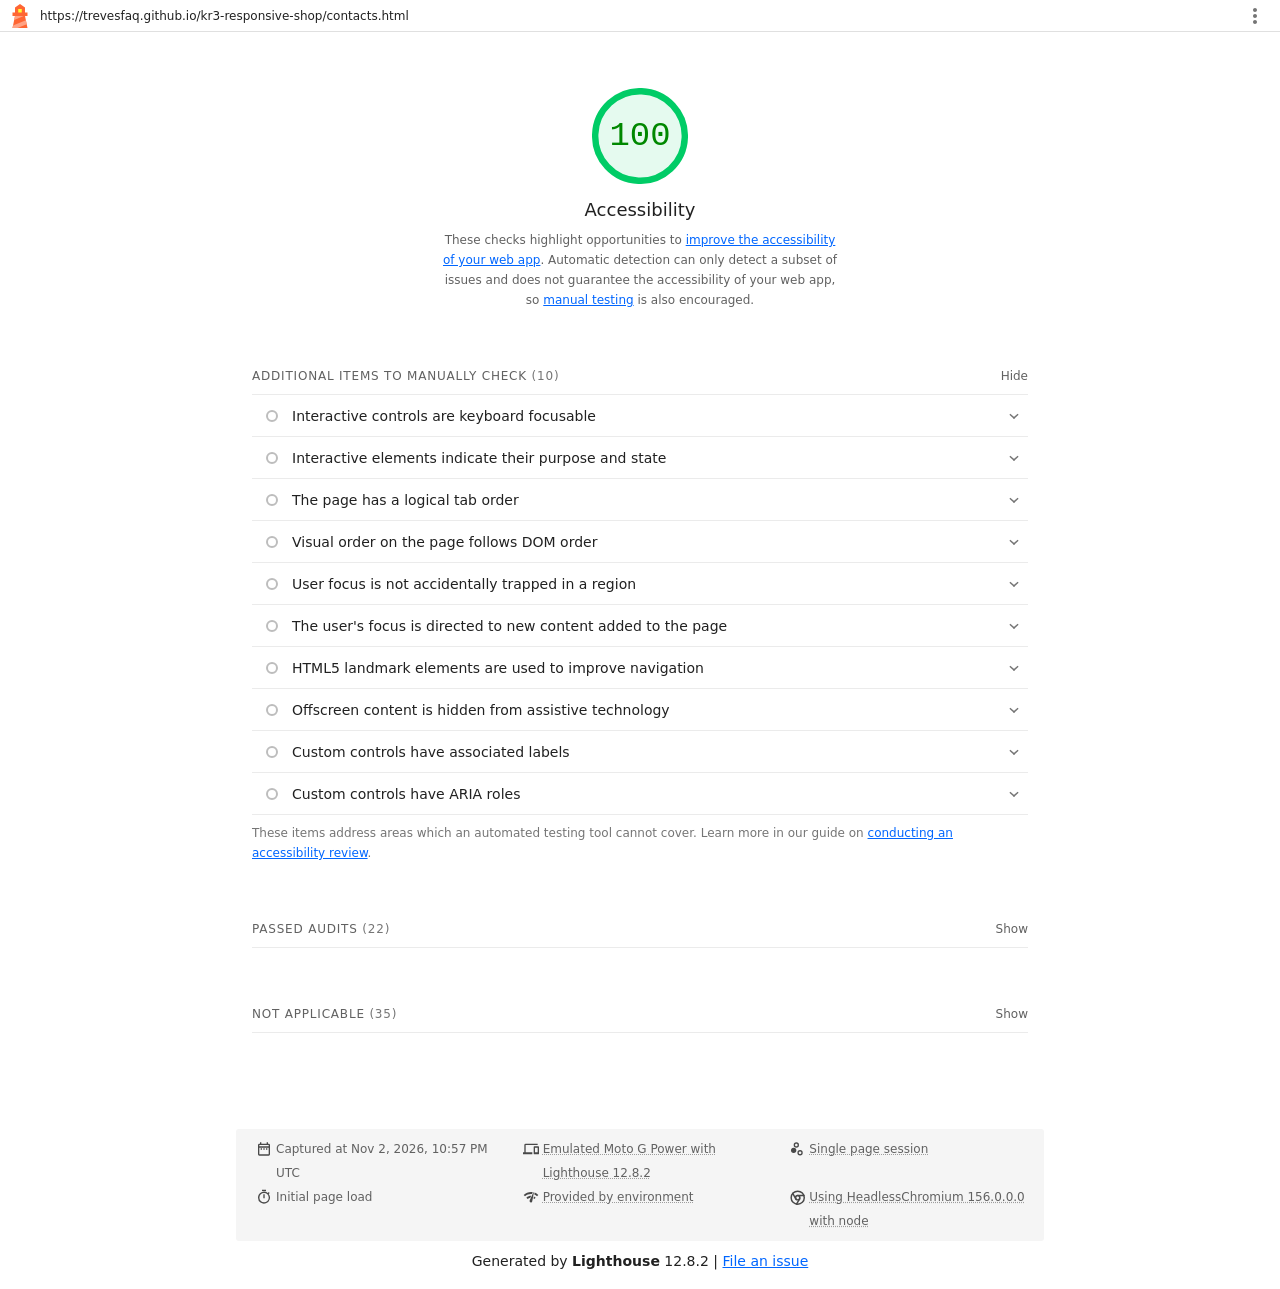
<file: lighthouse/after-contacts.html>
<!--
@license
Copyright 2018 Google LLC
SPDX-License-Identifier: Apache-2.0
-->
<!doctype html>
<html lang="en">
<head>
  <meta charset="utf-8">
  <meta name="viewport" content="width=device-width, initial-scale=1, minimum-scale=1">
  <link rel="icon" href='data:image/svg+xml;utf8,<svg fill="none" xmlns="http://www.w3.org/2000/svg" viewBox="0 0 48 48"><path d="m14 7 10-7 10 7v10h5v7h-5l5 24H9l5-24H9v-7h5V7Z" fill="%23F63"/><path d="M31.561 24H14l-1.689 8.105L31.561 24ZM18.983 48H9l1.022-4.907L35.723 32.27l1.663 7.98L18.983 48Z" fill="%23FFA385"/><path fill="%23FF3" d="M20.5 10h7v7h-7z"/></svg>'>
  <title>Lighthouse Report</title>
  <style>body {margin: 0}</style>
</head>
<body>
  <noscript>Lighthouse report requires JavaScript. Please enable.</noscript>

  <div id="lh-log"></div>

  <script>window.__LIGHTHOUSE_JSON__ = {"lighthouseVersion":"12.8.2","requestedUrl":"https://trevesfaq.github.io/kr3-responsive-shop/contacts.html","mainDocumentUrl":"https://trevesfaq.github.io/kr3-responsive-shop/contacts.html","finalDisplayedUrl":"https://trevesfaq.github.io/kr3-responsive-shop/contacts.html","finalUrl":"https://trevesfaq.github.io/kr3-responsive-shop/contacts.html","fetchTime":"2026-11-02T22:57:58.833Z","gatherMode":"navigation","runWarnings":[],"userAgent":"Mozilla/5.0 (Windows NT 10.0; Win64; x64) AppleWebKit/537.36 (KHTML, like Gecko) HeadlessChrome/156.0.0.0 Safari/537.36 Edg/156.0.0.0","environment":{"networkUserAgent":"Mozilla/5.0 (Linux; Android 11; moto g power (2022)) AppleWebKit/537.36 (KHTML, like Gecko) Chrome/136.0.0.0 Mobile Safari/537.36","hostUserAgent":"Mozilla/5.0 (Windows NT 10.0; Win64; x64) AppleWebKit/537.36 (KHTML, like Gecko) HeadlessChrome/156.0.0.0 Safari/537.36 Edg/156.0.0.0","benchmarkIndex":4251,"credits":{"axe-core":"4.14.0"}},"audits":{"accesskeys":{"id":"accesskeys","title":"`[accesskey]` values are unique","description":"Access keys let users quickly focus a part of the page. For proper navigation, each access key must be unique. [Learn more about access keys](https://dequeuniversity.com/rules/axe/4.10/accesskeys).","score":null,"scoreDisplayMode":"notApplicable"},"aria-allowed-attr":{"id":"aria-allowed-attr","title":"`[aria-*]` attributes match their roles","description":"Each ARIA `role` supports a specific subset of `aria-*` attributes. Mismatching these invalidates the `aria-*` attributes. [Learn how to match ARIA attributes to their roles](https://dequeuniversity.com/rules/axe/4.10/aria-allowed-attr).","score":1,"scoreDisplayMode":"binary","details":{"type":"table","headings":[{"key":"node","valueType":"node","subItemsHeading":{"key":"relatedNode","valueType":"node"},"label":"Failing Elements"}],"items":[]}},"aria-allowed-role":{"id":"aria-allowed-role","title":"Uses ARIA roles only on compatible elements","description":"Many HTML elements can only be assigned certain ARIA roles. Using ARIA roles where they are not allowed can interfere with the accessibility of the web page. [Learn more about ARIA roles](https://dequeuniversity.com/rules/axe/4.10/aria-allowed-role).","score":1,"scoreDisplayMode":"binary","details":{"type":"table","headings":[{"key":"node","valueType":"node","subItemsHeading":{"key":"relatedNode","valueType":"node"},"label":"Failing Elements"}],"items":[]}},"aria-command-name":{"id":"aria-command-name","title":"`button`, `link`, and `menuitem` elements have accessible names","description":"When an element doesn't have an accessible name, screen readers announce it with a generic name, making it unusable for users who rely on screen readers. [Learn how to make command elements more accessible](https://dequeuniversity.com/rules/axe/4.10/aria-command-name).","score":null,"scoreDisplayMode":"notApplicable"},"aria-conditional-attr":{"id":"aria-conditional-attr","title":"ARIA attributes are used as specified for the element's role","description":"Some ARIA attributes are only allowed on an element under certain conditions. [Learn more about conditional ARIA attributes](https://dequeuniversity.com/rules/axe/4.10/aria-conditional-attr).","score":1,"scoreDisplayMode":"binary","details":{"type":"table","headings":[{"key":"node","valueType":"node","subItemsHeading":{"key":"relatedNode","valueType":"node"},"label":"Failing Elements"}],"items":[]}},"aria-deprecated-role":{"id":"aria-deprecated-role","title":"Deprecated ARIA roles were not used","description":"Deprecated ARIA roles may not be processed correctly by assistive technology. [Learn more about deprecated ARIA roles](https://dequeuniversity.com/rules/axe/4.10/aria-deprecated-role).","score":null,"scoreDisplayMode":"notApplicable"},"aria-dialog-name":{"id":"aria-dialog-name","title":"Elements with `role=\"dialog\"` or `role=\"alertdialog\"` have accessible names.","description":"ARIA dialog elements without accessible names may prevent screen readers users from discerning the purpose of these elements. [Learn how to make ARIA dialog elements more accessible](https://dequeuniversity.com/rules/axe/4.10/aria-dialog-name).","score":null,"scoreDisplayMode":"notApplicable"},"aria-hidden-body":{"id":"aria-hidden-body","title":"`[aria-hidden=\"true\"]` is not present on the document `\u003cbody>`","description":"Assistive technologies, like screen readers, work inconsistently when `aria-hidden=\"true\"` is set on the document `\u003cbody>`. [Learn how `aria-hidden` affects the document body](https://dequeuniversity.com/rules/axe/4.10/aria-hidden-body).","score":1,"scoreDisplayMode":"binary","details":{"type":"table","headings":[{"key":"node","valueType":"node","subItemsHeading":{"key":"relatedNode","valueType":"node"},"label":"Failing Elements"}],"items":[]}},"aria-hidden-focus":{"id":"aria-hidden-focus","title":"`[aria-hidden=\"true\"]` elements do not contain focusable descendents","description":"Focusable descendents within an `[aria-hidden=\"true\"]` element prevent those interactive elements from being available to users of assistive technologies like screen readers. [Learn how `aria-hidden` affects focusable elements](https://dequeuniversity.com/rules/axe/4.10/aria-hidden-focus).","score":null,"scoreDisplayMode":"notApplicable"},"aria-input-field-name":{"id":"aria-input-field-name","title":"ARIA input fields have accessible names","description":"When an input field doesn't have an accessible name, screen readers announce it with a generic name, making it unusable for users who rely on screen readers. [Learn more about input field labels](https://dequeuniversity.com/rules/axe/4.10/aria-input-field-name).","score":null,"scoreDisplayMode":"notApplicable"},"aria-meter-name":{"id":"aria-meter-name","title":"ARIA `meter` elements have accessible names","description":"When a meter element doesn't have an accessible name, screen readers announce it with a generic name, making it unusable for users who rely on screen readers. [Learn how to name `meter` elements](https://dequeuniversity.com/rules/axe/4.10/aria-meter-name).","score":null,"scoreDisplayMode":"notApplicable"},"aria-progressbar-name":{"id":"aria-progressbar-name","title":"ARIA `progressbar` elements have accessible names","description":"When a `progressbar` element doesn't have an accessible name, screen readers announce it with a generic name, making it unusable for users who rely on screen readers. [Learn how to label `progressbar` elements](https://dequeuniversity.com/rules/axe/4.10/aria-progressbar-name).","score":null,"scoreDisplayMode":"notApplicable"},"aria-prohibited-attr":{"id":"aria-prohibited-attr","title":"Elements use only permitted ARIA attributes","description":"Using ARIA attributes in roles where they are prohibited can mean that important information is not communicated to users of assistive technologies. [Learn more about prohibited ARIA roles](https://dequeuniversity.com/rules/axe/4.10/aria-prohibited-attr).","score":1,"scoreDisplayMode":"binary","details":{"type":"table","headings":[{"key":"node","valueType":"node","subItemsHeading":{"key":"relatedNode","valueType":"node"},"label":"Failing Elements"}],"items":[]}},"aria-required-attr":{"id":"aria-required-attr","title":"`[role]`s have all required `[aria-*]` attributes","description":"Some ARIA roles have required attributes that describe the state of the element to screen readers. [Learn more about roles and required attributes](https://dequeuniversity.com/rules/axe/4.10/aria-required-attr).","score":null,"scoreDisplayMode":"notApplicable"},"aria-required-children":{"id":"aria-required-children","title":"Elements with an ARIA `[role]` that require children to contain a specific `[role]` have all required children.","description":"Some ARIA parent roles must contain specific child roles to perform their intended accessibility functions. [Learn more about roles and required children elements](https://dequeuniversity.com/rules/axe/4.10/aria-required-children).","score":null,"scoreDisplayMode":"notApplicable"},"aria-required-parent":{"id":"aria-required-parent","title":"`[role]`s are contained by their required parent element","description":"Some ARIA child roles must be contained by specific parent roles to properly perform their intended accessibility functions. [Learn more about ARIA roles and required parent element](https://dequeuniversity.com/rules/axe/4.10/aria-required-parent).","score":null,"scoreDisplayMode":"notApplicable"},"aria-roles":{"id":"aria-roles","title":"`[role]` values are valid","description":"ARIA roles must have valid values in order to perform their intended accessibility functions. [Learn more about valid ARIA roles](https://dequeuniversity.com/rules/axe/4.10/aria-roles).","score":null,"scoreDisplayMode":"notApplicable"},"aria-text":{"id":"aria-text","title":"Elements with the `role=text` attribute do not have focusable descendents.","description":"Adding `role=text` around a text node split by markup enables VoiceOver to treat it as one phrase, but the element's focusable descendents will not be announced. [Learn more about the `role=text` attribute](https://dequeuniversity.com/rules/axe/4.10/aria-text).","score":null,"scoreDisplayMode":"notApplicable"},"aria-toggle-field-name":{"id":"aria-toggle-field-name","title":"ARIA toggle fields have accessible names","description":"When a toggle field doesn't have an accessible name, screen readers announce it with a generic name, making it unusable for users who rely on screen readers. [Learn more about toggle fields](https://dequeuniversity.com/rules/axe/4.10/aria-toggle-field-name).","score":null,"scoreDisplayMode":"notApplicable"},"aria-tooltip-name":{"id":"aria-tooltip-name","title":"ARIA `tooltip` elements have accessible names","description":"When a tooltip element doesn't have an accessible name, screen readers announce it with a generic name, making it unusable for users who rely on screen readers. [Learn how to name `tooltip` elements](https://dequeuniversity.com/rules/axe/4.10/aria-tooltip-name).","score":null,"scoreDisplayMode":"notApplicable"},"aria-treeitem-name":{"id":"aria-treeitem-name","title":"ARIA `treeitem` elements have accessible names","description":"When a `treeitem` element doesn't have an accessible name, screen readers announce it with a generic name, making it unusable for users who rely on screen readers. [Learn more about labeling `treeitem` elements](https://dequeuniversity.com/rules/axe/4.10/aria-treeitem-name).","score":null,"scoreDisplayMode":"notApplicable"},"aria-valid-attr-value":{"id":"aria-valid-attr-value","title":"`[aria-*]` attributes have valid values","description":"Assistive technologies, like screen readers, can't interpret ARIA attributes with invalid values. [Learn more about valid values for ARIA attributes](https://dequeuniversity.com/rules/axe/4.10/aria-valid-attr-value).","score":1,"scoreDisplayMode":"binary","details":{"type":"table","headings":[{"key":"node","valueType":"node","subItemsHeading":{"key":"relatedNode","valueType":"node"},"label":"Failing Elements"}],"items":[]}},"aria-valid-attr":{"id":"aria-valid-attr","title":"`[aria-*]` attributes are valid and not misspelled","description":"Assistive technologies, like screen readers, can't interpret ARIA attributes with invalid names. [Learn more about valid ARIA attributes](https://dequeuniversity.com/rules/axe/4.10/aria-valid-attr).","score":1,"scoreDisplayMode":"binary","details":{"type":"table","headings":[{"key":"node","valueType":"node","subItemsHeading":{"key":"relatedNode","valueType":"node"},"label":"Failing Elements"}],"items":[]}},"button-name":{"id":"button-name","title":"Buttons have an accessible name","description":"When a button doesn't have an accessible name, screen readers announce it as \"button\", making it unusable for users who rely on screen readers. [Learn how to make buttons more accessible](https://dequeuniversity.com/rules/axe/4.10/button-name).","score":1,"scoreDisplayMode":"binary","details":{"type":"table","headings":[{"key":"node","valueType":"node","subItemsHeading":{"key":"relatedNode","valueType":"node"},"label":"Failing Elements"}],"items":[]}},"bypass":{"id":"bypass","title":"The page contains a heading, skip link, or landmark region","description":"Adding ways to bypass repetitive content lets keyboard users navigate the page more efficiently. [Learn more about bypass blocks](https://dequeuniversity.com/rules/axe/4.10/bypass).","score":null,"scoreDisplayMode":"notApplicable"},"color-contrast":{"id":"color-contrast","title":"Background and foreground colors have a sufficient contrast ratio","description":"Low-contrast text is difficult or impossible for many users to read. [Learn how to provide sufficient color contrast](https://dequeuniversity.com/rules/axe/4.10/color-contrast).","score":1,"scoreDisplayMode":"binary","details":{"type":"table","headings":[{"key":"node","valueType":"node","subItemsHeading":{"key":"relatedNode","valueType":"node"},"label":"Failing Elements"}],"items":[]}},"definition-list":{"id":"definition-list","title":"`\u003cdl>`'s contain only properly-ordered `\u003cdt>` and `\u003cdd>` groups, `\u003cscript>`, `\u003ctemplate>` or `\u003cdiv>` elements.","description":"When definition lists are not properly marked up, screen readers may produce confusing or inaccurate output. [Learn how to structure definition lists correctly](https://dequeuniversity.com/rules/axe/4.10/definition-list).","score":null,"scoreDisplayMode":"notApplicable"},"dlitem":{"id":"dlitem","title":"Definition list items are wrapped in `\u003cdl>` elements","description":"Definition list items (`\u003cdt>` and `\u003cdd>`) must be wrapped in a parent `\u003cdl>` element to ensure that screen readers can properly announce them. [Learn how to structure definition lists correctly](https://dequeuniversity.com/rules/axe/4.10/dlitem).","score":null,"scoreDisplayMode":"notApplicable"},"document-title":{"id":"document-title","title":"Document has a `\u003ctitle>` element","description":"The title gives screen reader users an overview of the page, and search engine users rely on it heavily to determine if a page is relevant to their search. [Learn more about document titles](https://dequeuniversity.com/rules/axe/4.10/document-title).","score":1,"scoreDisplayMode":"binary","details":{"type":"table","headings":[{"key":"node","valueType":"node","subItemsHeading":{"key":"relatedNode","valueType":"node"},"label":"Failing Elements"}],"items":[]}},"duplicate-id-aria":{"id":"duplicate-id-aria","title":"ARIA IDs are unique","description":"The value of an ARIA ID must be unique to prevent other instances from being overlooked by assistive technologies. [Learn how to fix duplicate ARIA IDs](https://dequeuniversity.com/rules/axe/4.10/duplicate-id-aria).","score":null,"scoreDisplayMode":"notApplicable"},"empty-heading":{"id":"empty-heading","title":"All heading elements contain content.","description":"A heading with no content or inaccessible text prevent screen reader users from accessing information on the page's structure. [Learn more about headings](https://dequeuniversity.com/rules/axe/4.10/empty-heading).","score":null,"scoreDisplayMode":"notApplicable"},"form-field-multiple-labels":{"id":"form-field-multiple-labels","title":"No form fields have multiple labels","description":"Form fields with multiple labels can be confusingly announced by assistive technologies like screen readers which use either the first, the last, or all of the labels. [Learn how to use form labels](https://dequeuniversity.com/rules/axe/4.10/form-field-multiple-labels).","score":null,"scoreDisplayMode":"notApplicable"},"frame-title":{"id":"frame-title","title":"`\u003cframe>` or `\u003ciframe>` elements have a title","description":"Screen reader users rely on frame titles to describe the contents of frames. [Learn more about frame titles](https://dequeuniversity.com/rules/axe/4.10/frame-title).","score":null,"scoreDisplayMode":"notApplicable"},"heading-order":{"id":"heading-order","title":"Heading elements appear in a sequentially-descending order","description":"Properly ordered headings that do not skip levels convey the semantic structure of the page, making it easier to navigate and understand when using assistive technologies. [Learn more about heading order](https://dequeuniversity.com/rules/axe/4.10/heading-order).","score":1,"scoreDisplayMode":"binary","details":{"type":"table","headings":[{"key":"node","valueType":"node","subItemsHeading":{"key":"relatedNode","valueType":"node"},"label":"Failing Elements"}],"items":[]}},"html-has-lang":{"id":"html-has-lang","title":"`\u003chtml>` element has a `[lang]` attribute","description":"If a page doesn't specify a `lang` attribute, a screen reader assumes that the page is in the default language that the user chose when setting up the screen reader. If the page isn't actually in the default language, then the screen reader might not announce the page's text correctly. [Learn more about the `lang` attribute](https://dequeuniversity.com/rules/axe/4.10/html-has-lang).","score":1,"scoreDisplayMode":"binary","details":{"type":"table","headings":[{"key":"node","valueType":"node","subItemsHeading":{"key":"relatedNode","valueType":"node"},"label":"Failing Elements"}],"items":[]}},"html-lang-valid":{"id":"html-lang-valid","title":"`\u003chtml>` element has a valid value for its `[lang]` attribute","description":"Specifying a valid [BCP 47 language](https://www.w3.org/International/questions/qa-choosing-language-tags#question) helps screen readers announce text properly. [Learn how to use the `lang` attribute](https://dequeuniversity.com/rules/axe/4.10/html-lang-valid).","score":1,"scoreDisplayMode":"binary","details":{"type":"table","headings":[{"key":"node","valueType":"node","subItemsHeading":{"key":"relatedNode","valueType":"node"},"label":"Failing Elements"}],"items":[]}},"html-xml-lang-mismatch":{"id":"html-xml-lang-mismatch","title":"`\u003chtml>` element has an `[xml:lang]` attribute with the same base language as the `[lang]` attribute.","description":"If the webpage does not specify a consistent language, then the screen reader might not announce the page's text correctly. [Learn more about the `lang` attribute](https://dequeuniversity.com/rules/axe/4.10/html-xml-lang-mismatch).","score":null,"scoreDisplayMode":"notApplicable"},"identical-links-same-purpose":{"id":"identical-links-same-purpose","title":"Identical links have the same purpose.","description":"Links with the same destination should have the same description, to help users understand the link's purpose and decide whether to follow it. [Learn more about identical links](https://dequeuniversity.com/rules/axe/4.10/identical-links-same-purpose).","score":null,"scoreDisplayMode":"notApplicable"},"image-alt":{"id":"image-alt","title":"Image elements have `[alt]` attributes","description":"Informative elements should aim for short, descriptive alternate text. Decorative elements can be ignored with an empty alt attribute. [Learn more about the `alt` attribute](https://dequeuniversity.com/rules/axe/4.10/image-alt).","score":null,"scoreDisplayMode":"notApplicable"},"image-redundant-alt":{"id":"image-redundant-alt","title":"Image elements do not have `[alt]` attributes that are redundant text.","description":"Informative elements should aim for short, descriptive alternative text. Alternative text that is exactly the same as the text adjacent to the link or image is potentially confusing for screen reader users, because the text will be read twice. [Learn more about the `alt` attribute](https://dequeuniversity.com/rules/axe/4.10/image-redundant-alt).","score":null,"scoreDisplayMode":"notApplicable"},"input-button-name":{"id":"input-button-name","title":"Input buttons have discernible text.","description":"Adding discernable and accessible text to input buttons may help screen reader users understand the purpose of the input button. [Learn more about input buttons](https://dequeuniversity.com/rules/axe/4.10/input-button-name).","score":null,"scoreDisplayMode":"notApplicable"},"input-image-alt":{"id":"input-image-alt","title":"`\u003cinput type=\"image\">` elements have `[alt]` text","description":"When an image is being used as an `\u003cinput>` button, providing alternative text can help screen reader users understand the purpose of the button. [Learn about input image alt text](https://dequeuniversity.com/rules/axe/4.10/input-image-alt).","score":null,"scoreDisplayMode":"notApplicable"},"label-content-name-mismatch":{"id":"label-content-name-mismatch","title":"Elements with visible text labels have matching accessible names.","description":"Visible text labels that do not match the accessible name can result in a confusing experience for screen reader users. [Learn more about accessible names](https://dequeuniversity.com/rules/axe/4.10/label-content-name-mismatch).","score":1,"scoreDisplayMode":"binary","details":{"type":"table","headings":[{"key":"node","valueType":"node","subItemsHeading":{"key":"relatedNode","valueType":"node"},"label":"Failing Elements"}],"items":[]}},"label":{"id":"label","title":"Form elements have associated labels","description":"Labels ensure that form controls are announced properly by assistive technologies, like screen readers. [Learn more about form element labels](https://dequeuniversity.com/rules/axe/4.10/label).","score":1,"scoreDisplayMode":"binary","details":{"type":"table","headings":[{"key":"node","valueType":"node","subItemsHeading":{"key":"relatedNode","valueType":"node"},"label":"Failing Elements"}],"items":[]}},"landmark-one-main":{"id":"landmark-one-main","title":"Document has a main landmark.","description":"One main landmark helps screen reader users navigate a web page. [Learn more about landmarks](https://dequeuniversity.com/rules/axe/4.10/landmark-one-main).","score":null,"scoreDisplayMode":"notApplicable"},"link-name":{"id":"link-name","title":"Links have a discernible name","description":"Link text (and alternate text for images, when used as links) that is discernible, unique, and focusable improves the navigation experience for screen reader users. [Learn how to make links accessible](https://dequeuniversity.com/rules/axe/4.10/link-name).","score":1,"scoreDisplayMode":"binary","details":{"type":"table","headings":[{"key":"node","valueType":"node","subItemsHeading":{"key":"relatedNode","valueType":"node"},"label":"Failing Elements"}],"items":[]}},"link-in-text-block":{"id":"link-in-text-block","title":"Links are distinguishable without relying on color.","description":"Low-contrast text is difficult or impossible for many users to read. Link text that is discernible improves the experience for users with low vision. [Learn how to make links distinguishable](https://dequeuniversity.com/rules/axe/4.10/link-in-text-block).","score":1,"scoreDisplayMode":"binary","details":{"type":"table","headings":[{"key":"node","valueType":"node","subItemsHeading":{"key":"relatedNode","valueType":"node"},"label":"Failing Elements"}],"items":[]}},"list":{"id":"list","title":"Lists contain only `\u003cli>` elements and script supporting elements (`\u003cscript>` and `\u003ctemplate>`).","description":"Screen readers have a specific way of announcing lists. Ensuring proper list structure aids screen reader output. [Learn more about proper list structure](https://dequeuniversity.com/rules/axe/4.10/list).","score":1,"scoreDisplayMode":"binary","details":{"type":"table","headings":[{"key":"node","valueType":"node","subItemsHeading":{"key":"relatedNode","valueType":"node"},"label":"Failing Elements"}],"items":[]}},"listitem":{"id":"listitem","title":"List items (`\u003cli>`) are contained within `\u003cul>`, `\u003col>` or `\u003cmenu>` parent elements","description":"Screen readers require list items (`\u003cli>`) to be contained within a parent `\u003cul>`, `\u003col>` or `\u003cmenu>` to be announced properly. [Learn more about proper list structure](https://dequeuniversity.com/rules/axe/4.10/listitem).","score":1,"scoreDisplayMode":"binary","details":{"type":"table","headings":[{"key":"node","valueType":"node","subItemsHeading":{"key":"relatedNode","valueType":"node"},"label":"Failing Elements"}],"items":[]}},"meta-refresh":{"id":"meta-refresh","title":"The document does not use `\u003cmeta http-equiv=\"refresh\">`","description":"Users do not expect a page to refresh automatically, and doing so will move focus back to the top of the page. This may create a frustrating or confusing experience. [Learn more about the refresh meta tag](https://dequeuniversity.com/rules/axe/4.10/meta-refresh).","score":null,"scoreDisplayMode":"notApplicable"},"meta-viewport":{"id":"meta-viewport","title":"`[user-scalable=\"no\"]` is not used in the `\u003cmeta name=\"viewport\">` element and the `[maximum-scale]` attribute is not less than 5.","description":"Disabling zooming is problematic for users with low vision who rely on screen magnification to properly see the contents of a web page. [Learn more about the viewport meta tag](https://dequeuniversity.com/rules/axe/4.10/meta-viewport).","score":1,"scoreDisplayMode":"binary","details":{"type":"table","headings":[{"key":"node","valueType":"node","subItemsHeading":{"key":"relatedNode","valueType":"node"},"label":"Failing Elements"}],"items":[]}},"object-alt":{"id":"object-alt","title":"`\u003cobject>` elements have alternate text","description":"Screen readers cannot translate non-text content. Adding alternate text to `\u003cobject>` elements helps screen readers convey meaning to users. [Learn more about alt text for `object` elements](https://dequeuniversity.com/rules/axe/4.10/object-alt).","score":null,"scoreDisplayMode":"notApplicable"},"select-name":{"id":"select-name","title":"Select elements have associated label elements.","description":"Form elements without effective labels can create frustrating experiences for screen reader users. [Learn more about the `select` element](https://dequeuniversity.com/rules/axe/4.10/select-name).","score":null,"scoreDisplayMode":"notApplicable"},"skip-link":{"id":"skip-link","title":"Skip links are focusable.","description":"Including a skip link can help users skip to the main content to save time. [Learn more about skip links](https://dequeuniversity.com/rules/axe/4.10/skip-link).","score":1,"scoreDisplayMode":"binary","details":{"type":"table","headings":[{"key":"node","valueType":"node","subItemsHeading":{"key":"relatedNode","valueType":"node"},"label":"Failing Elements"}],"items":[]}},"tabindex":{"id":"tabindex","title":"No element has a `[tabindex]` value greater than 0","description":"A value greater than 0 implies an explicit navigation ordering. Although technically valid, this often creates frustrating experiences for users who rely on assistive technologies. [Learn more about the `tabindex` attribute](https://dequeuniversity.com/rules/axe/4.10/tabindex).","score":1,"scoreDisplayMode":"binary","details":{"type":"table","headings":[{"key":"node","valueType":"node","subItemsHeading":{"key":"relatedNode","valueType":"node"},"label":"Failing Elements"}],"items":[]}},"table-duplicate-name":{"id":"table-duplicate-name","title":"Tables have different content in the summary attribute and `\u003ccaption>`.","description":"The summary attribute should describe the table structure, while `\u003ccaption>` should have the onscreen title. Accurate table mark-up helps users of screen readers. [Learn more about summary and caption](https://dequeuniversity.com/rules/axe/4.10/table-duplicate-name).","score":null,"scoreDisplayMode":"notApplicable"},"table-fake-caption":{"id":"table-fake-caption","title":"Tables use `\u003ccaption>` instead of cells with the `[colspan]` attribute to indicate a caption.","description":"Screen readers have features to make navigating tables easier. Ensuring that tables use the actual caption element instead of cells with the `[colspan]` attribute may improve the experience for screen reader users. [Learn more about captions](https://dequeuniversity.com/rules/axe/4.10/table-fake-caption).","score":null,"scoreDisplayMode":"notApplicable"},"target-size":{"id":"target-size","title":"Touch targets have sufficient size and spacing.","description":"Touch targets with sufficient size and spacing help users who may have difficulty targeting small controls to activate the targets. [Learn more about touch targets](https://dequeuniversity.com/rules/axe/4.10/target-size).","score":1,"scoreDisplayMode":"binary","details":{"type":"table","headings":[{"key":"node","valueType":"node","subItemsHeading":{"key":"relatedNode","valueType":"node"},"label":"Failing Elements"}],"items":[]}},"td-has-header":{"id":"td-has-header","title":"`\u003ctd>` elements in a large `\u003ctable>` have one or more table headers.","description":"Screen readers have features to make navigating tables easier. Ensuring that `\u003ctd>` elements in a large table (3 or more cells in width and height) have an associated table header may improve the experience for screen reader users. [Learn more about table headers](https://dequeuniversity.com/rules/axe/4.10/td-has-header).","score":null,"scoreDisplayMode":"notApplicable"},"td-headers-attr":{"id":"td-headers-attr","title":"Cells in a `\u003ctable>` element that use the `[headers]` attribute refer to table cells within the same table.","description":"Screen readers have features to make navigating tables easier. Ensuring `\u003ctd>` cells using the `[headers]` attribute only refer to other cells in the same table may improve the experience for screen reader users. [Learn more about the `headers` attribute](https://dequeuniversity.com/rules/axe/4.10/td-headers-attr).","score":null,"scoreDisplayMode":"notApplicable"},"th-has-data-cells":{"id":"th-has-data-cells","title":"`\u003cth>` elements and elements with `[role=\"columnheader\"/\"rowheader\"]` have data cells they describe.","description":"Screen readers have features to make navigating tables easier. Ensuring table headers always refer to some set of cells may improve the experience for screen reader users. [Learn more about table headers](https://dequeuniversity.com/rules/axe/4.10/th-has-data-cells).","score":null,"scoreDisplayMode":"notApplicable"},"valid-lang":{"id":"valid-lang","title":"`[lang]` attributes have a valid value","description":"Specifying a valid [BCP 47 language](https://www.w3.org/International/questions/qa-choosing-language-tags#question) on elements helps ensure that text is pronounced correctly by a screen reader. [Learn how to use the `lang` attribute](https://dequeuniversity.com/rules/axe/4.10/valid-lang).","score":null,"scoreDisplayMode":"notApplicable"},"video-caption":{"id":"video-caption","title":"`\u003cvideo>` elements contain a `\u003ctrack>` element with `[kind=\"captions\"]`","description":"When a video provides a caption it is easier for deaf and hearing impaired users to access its information. [Learn more about video captions](https://dequeuniversity.com/rules/axe/4.10/video-caption).","score":null,"scoreDisplayMode":"notApplicable"},"custom-controls-labels":{"id":"custom-controls-labels","title":"Custom controls have associated labels","description":"Custom interactive controls have associated labels, provided by aria-label or aria-labelledby. [Learn more about custom controls and labels](https://developer.chrome.com/docs/lighthouse/accessibility/custom-controls-labels/).","score":null,"scoreDisplayMode":"manual"},"custom-controls-roles":{"id":"custom-controls-roles","title":"Custom controls have ARIA roles","description":"Custom interactive controls have appropriate ARIA roles. [Learn how to add roles to custom controls](https://developer.chrome.com/docs/lighthouse/accessibility/custom-control-roles/).","score":null,"scoreDisplayMode":"manual"},"focus-traps":{"id":"focus-traps","title":"User focus is not accidentally trapped in a region","description":"A user can tab into and out of any control or region without accidentally trapping their focus. [Learn how to avoid focus traps](https://developer.chrome.com/docs/lighthouse/accessibility/focus-traps/).","score":null,"scoreDisplayMode":"manual"},"focusable-controls":{"id":"focusable-controls","title":"Interactive controls are keyboard focusable","description":"Custom interactive controls are keyboard focusable and display a focus indicator. [Learn how to make custom controls focusable](https://developer.chrome.com/docs/lighthouse/accessibility/focusable-controls/).","score":null,"scoreDisplayMode":"manual"},"interactive-element-affordance":{"id":"interactive-element-affordance","title":"Interactive elements indicate their purpose and state","description":"Interactive elements, such as links and buttons, should indicate their state and be distinguishable from non-interactive elements. [Learn how to decorate interactive elements with affordance hints](https://developer.chrome.com/docs/lighthouse/accessibility/interactive-element-affordance/).","score":null,"scoreDisplayMode":"manual"},"logical-tab-order":{"id":"logical-tab-order","title":"The page has a logical tab order","description":"Tabbing through the page follows the visual layout. Users cannot focus elements that are offscreen. [Learn more about logical tab ordering](https://developer.chrome.com/docs/lighthouse/accessibility/logical-tab-order/).","score":null,"scoreDisplayMode":"manual"},"managed-focus":{"id":"managed-focus","title":"The user's focus is directed to new content added to the page","description":"If new content, such as a dialog, is added to the page, the user's focus is directed to it. [Learn how to direct focus to new content](https://developer.chrome.com/docs/lighthouse/accessibility/managed-focus/).","score":null,"scoreDisplayMode":"manual"},"offscreen-content-hidden":{"id":"offscreen-content-hidden","title":"Offscreen content is hidden from assistive technology","description":"Offscreen content is hidden with display: none or aria-hidden=true. [Learn how to properly hide offscreen content](https://developer.chrome.com/docs/lighthouse/accessibility/offscreen-content-hidden/).","score":null,"scoreDisplayMode":"manual"},"use-landmarks":{"id":"use-landmarks","title":"HTML5 landmark elements are used to improve navigation","description":"Landmark elements (`\u003cmain>`, `\u003cnav>`, etc.) are used to improve the keyboard navigation of the page for assistive technology. [Learn more about landmark elements](https://developer.chrome.com/docs/lighthouse/accessibility/use-landmarks/).","score":null,"scoreDisplayMode":"manual"},"visual-order-follows-dom":{"id":"visual-order-follows-dom","title":"Visual order on the page follows DOM order","description":"DOM order matches the visual order, improving navigation for assistive technology. [Learn more about DOM and visual ordering](https://developer.chrome.com/docs/lighthouse/accessibility/visual-order-follows-dom/).","score":null,"scoreDisplayMode":"manual"}},"configSettings":{"output":"html","maxWaitForFcp":30000,"maxWaitForLoad":45000,"pauseAfterFcpMs":5250,"pauseAfterLoadMs":5250,"networkQuietThresholdMs":5250,"cpuQuietThresholdMs":5250,"formFactor":"mobile","throttling":{"rttMs":150,"throughputKbps":1638.4,"requestLatencyMs":562.5,"downloadThroughputKbps":1474.5600000000002,"uploadThroughputKbps":675,"cpuSlowdownMultiplier":4},"throttlingMethod":"provided","screenEmulation":{"mobile":true,"width":412,"height":823,"deviceScaleFactor":1.75,"disabled":false},"emulatedUserAgent":"Mozilla/5.0 (Linux; Android 11; moto g power (2022)) AppleWebKit/537.36 (KHTML, like Gecko) Chrome/136.0.0.0 Mobile Safari/537.36","auditMode":false,"gatherMode":false,"clearStorageTypes":["file_systems","shader_cache","service_workers","cache_storage"],"disableStorageReset":false,"debugNavigation":false,"channel":"node","usePassiveGathering":false,"disableFullPageScreenshot":false,"skipAboutBlank":false,"blankPage":"about:blank","ignoreStatusCode":false,"locale":"en-US","blockedUrlPatterns":null,"additionalTraceCategories":null,"extraHeaders":null,"precomputedLanternData":null,"onlyAudits":null,"onlyCategories":["accessibility"],"skipAudits":null},"categories":{"accessibility":{"title":"Accessibility","description":"These checks highlight opportunities to [improve the accessibility of your web app](https://developer.chrome.com/docs/lighthouse/accessibility/). Automatic detection can only detect a subset of issues and does not guarantee the accessibility of your web app, so [manual testing](https://web.dev/articles/how-to-review) is also encouraged.","manualDescription":"These items address areas which an automated testing tool cannot cover. Learn more in our guide on [conducting an accessibility review](https://web.dev/articles/how-to-review).","supportedModes":["navigation","snapshot"],"auditRefs":[{"id":"accesskeys","weight":0,"group":"a11y-navigation"},{"id":"aria-allowed-attr","weight":10,"group":"a11y-aria"},{"id":"aria-allowed-role","weight":1,"group":"a11y-aria"},{"id":"aria-command-name","weight":0,"group":"a11y-aria"},{"id":"aria-conditional-attr","weight":7,"group":"a11y-aria"},{"id":"aria-deprecated-role","weight":0,"group":"a11y-aria"},{"id":"aria-dialog-name","weight":0,"group":"a11y-aria"},{"id":"aria-hidden-body","weight":10,"group":"a11y-aria"},{"id":"aria-hidden-focus","weight":0,"group":"a11y-aria"},{"id":"aria-input-field-name","weight":0,"group":"a11y-aria"},{"id":"aria-meter-name","weight":0,"group":"a11y-aria"},{"id":"aria-progressbar-name","weight":0,"group":"a11y-aria"},{"id":"aria-prohibited-attr","weight":7,"group":"a11y-aria"},{"id":"aria-required-attr","weight":0,"group":"a11y-aria"},{"id":"aria-required-children","weight":0,"group":"a11y-aria"},{"id":"aria-required-parent","weight":0,"group":"a11y-aria"},{"id":"aria-roles","weight":0,"group":"a11y-aria"},{"id":"aria-text","weight":0,"group":"a11y-aria"},{"id":"aria-toggle-field-name","weight":0,"group":"a11y-aria"},{"id":"aria-tooltip-name","weight":0,"group":"a11y-aria"},{"id":"aria-treeitem-name","weight":0,"group":"a11y-aria"},{"id":"aria-valid-attr-value","weight":10,"group":"a11y-aria"},{"id":"aria-valid-attr","weight":10,"group":"a11y-aria"},{"id":"button-name","weight":10,"group":"a11y-names-labels"},{"id":"bypass","weight":0,"group":"a11y-navigation"},{"id":"color-contrast","weight":7,"group":"a11y-color-contrast"},{"id":"definition-list","weight":0,"group":"a11y-tables-lists"},{"id":"dlitem","weight":0,"group":"a11y-tables-lists"},{"id":"document-title","weight":7,"group":"a11y-names-labels"},{"id":"duplicate-id-aria","weight":0,"group":"a11y-aria"},{"id":"form-field-multiple-labels","weight":0,"group":"a11y-names-labels"},{"id":"frame-title","weight":0,"group":"a11y-names-labels"},{"id":"heading-order","weight":3,"group":"a11y-navigation"},{"id":"html-has-lang","weight":7,"group":"a11y-language"},{"id":"html-lang-valid","weight":7,"group":"a11y-language"},{"id":"html-xml-lang-mismatch","weight":0,"group":"a11y-language"},{"id":"image-alt","weight":0,"group":"a11y-names-labels"},{"id":"image-redundant-alt","weight":0,"group":"a11y-names-labels"},{"id":"input-button-name","weight":0,"group":"a11y-names-labels"},{"id":"input-image-alt","weight":0,"group":"a11y-names-labels"},{"id":"label","weight":7,"group":"a11y-names-labels"},{"id":"link-in-text-block","weight":7,"group":"a11y-color-contrast"},{"id":"link-name","weight":7,"group":"a11y-names-labels"},{"id":"list","weight":7,"group":"a11y-tables-lists"},{"id":"listitem","weight":7,"group":"a11y-tables-lists"},{"id":"meta-refresh","weight":0,"group":"a11y-best-practices"},{"id":"meta-viewport","weight":10,"group":"a11y-best-practices"},{"id":"object-alt","weight":0,"group":"a11y-names-labels"},{"id":"select-name","weight":0,"group":"a11y-names-labels"},{"id":"skip-link","weight":3,"group":"a11y-names-labels"},{"id":"tabindex","weight":7,"group":"a11y-navigation"},{"id":"table-duplicate-name","weight":0,"group":"a11y-tables-lists"},{"id":"target-size","weight":7,"group":"a11y-best-practices"},{"id":"td-headers-attr","weight":0,"group":"a11y-tables-lists"},{"id":"th-has-data-cells","weight":0,"group":"a11y-tables-lists"},{"id":"valid-lang","weight":0,"group":"a11y-language"},{"id":"video-caption","weight":0,"group":"a11y-audio-video"},{"id":"focusable-controls","weight":0},{"id":"interactive-element-affordance","weight":0},{"id":"logical-tab-order","weight":0},{"id":"visual-order-follows-dom","weight":0},{"id":"focus-traps","weight":0},{"id":"managed-focus","weight":0},{"id":"use-landmarks","weight":0},{"id":"offscreen-content-hidden","weight":0},{"id":"custom-controls-labels","weight":0},{"id":"custom-controls-roles","weight":0},{"id":"empty-heading","weight":0,"group":"hidden"},{"id":"identical-links-same-purpose","weight":0,"group":"hidden"},{"id":"landmark-one-main","weight":0,"group":"hidden"},{"id":"label-content-name-mismatch","weight":0,"group":"hidden"},{"id":"table-fake-caption","weight":0,"group":"hidden"},{"id":"td-has-header","weight":0,"group":"hidden"}],"id":"accessibility","score":1}},"categoryGroups":{"metrics":{"title":"Metrics"},"insights":{"title":"Insights","description":"These insights are also available in the Chrome DevTools Performance Panel - [record a trace](https://developer.chrome.com/docs/devtools/performance/reference) to view more detailed information."},"diagnostics":{"title":"Diagnostics","description":"More information about the performance of your application. These numbers don't [directly affect](https://developer.chrome.com/docs/lighthouse/performance/performance-scoring/) the Performance score."},"a11y-best-practices":{"title":"Best practices","description":"These items highlight common accessibility best practices."},"a11y-color-contrast":{"title":"Contrast","description":"These are opportunities to improve the legibility of your content."},"a11y-names-labels":{"title":"Names and labels","description":"These are opportunities to improve the semantics of the controls in your application. This may enhance the experience for users of assistive technology, like a screen reader."},"a11y-navigation":{"title":"Navigation","description":"These are opportunities to improve keyboard navigation in your application."},"a11y-aria":{"title":"ARIA","description":"These are opportunities to improve the usage of ARIA in your application which may enhance the experience for users of assistive technology, like a screen reader."},"a11y-language":{"title":"Internationalization and localization","description":"These are opportunities to improve the interpretation of your content by users in different locales."},"a11y-audio-video":{"title":"Audio and video","description":"These are opportunities to provide alternative content for audio and video. This may improve the experience for users with hearing or vision impairments."},"a11y-tables-lists":{"title":"Tables and lists","description":"These are opportunities to improve the experience of reading tabular or list data using assistive technology, like a screen reader."},"seo-mobile":{"title":"Mobile Friendly","description":"Make sure your pages are mobile friendly so users don’t have to pinch or zoom in order to read the content pages. [Learn how to make pages mobile-friendly](https://developers.google.com/search/mobile-sites/)."},"seo-content":{"title":"Content Best Practices","description":"Format your HTML in a way that enables crawlers to better understand your app’s content."},"seo-crawl":{"title":"Crawling and Indexing","description":"To appear in search results, crawlers need access to your app."},"best-practices-trust-safety":{"title":"Trust and Safety"},"best-practices-ux":{"title":"User Experience"},"best-practices-browser-compat":{"title":"Browser Compatibility"},"best-practices-general":{"title":"General"},"hidden":{"title":""}},"stackPacks":[],"entities":[{"name":"GitHub","origins":["https://trevesfaq.github.io"],"isFirstParty":true,"category":"utility"},{"name":"Google Fonts","homepage":"https://fonts.google.com/","origins":["https://fonts.googleapis.com","https://fonts.gstatic.com"],"category":"cdn"}],"fullPageScreenshot":{"screenshot":{"data":"[data-uri]","width":412,"height":1589},"nodes":{}},"timing":{"entries":[{"startTime":80444.84,"name":"lh:config","duration":123.98,"entryType":"measure"},{"startTime":80445.28,"name":"lh:config:resolveArtifactsToDefns","duration":0.73,"entryType":"measure"},{"startTime":80568.86,"name":"lh:runner:gather","duration":19198.91,"entryType":"measure"},{"startTime":80597.7,"name":"lh:driver:connect","duration":3.31,"entryType":"measure"},{"startTime":80601.03,"name":"lh:driver:navigate","duration":3.35,"entryType":"measure"},{"startTime":80604.5,"name":"lh:gather:getBenchmarkIndex","duration":1003.1,"entryType":"measure"},{"startTime":81607.63,"name":"lh:gather:getVersion","duration":1.18,"entryType":"measure"},{"startTime":81608.83,"name":"lh:gather:getDevicePixelRatio","duration":0.68,"entryType":"measure"},{"startTime":81609.55,"name":"lh:prepare:navigationMode","duration":4110.3,"entryType":"measure"},{"startTime":81618.6,"name":"lh:storage:clearDataForOrigin","duration":9.54,"entryType":"measure"},{"startTime":81628.16,"name":"lh:storage:clearBrowserCaches","duration":4090.45,"entryType":"measure"},{"startTime":85719.13,"name":"lh:gather:prepareThrottlingAndNetwork","duration":0.71,"entryType":"measure"},{"startTime":85730.43,"name":"lh:driver:navigate","duration":12824.76,"entryType":"measure"},{"startTime":98556.4,"name":"lh:computed:NetworkRecords","duration":0.21,"entryType":"measure"},{"startTime":98556.65,"name":"lh:gather:getArtifact:DevtoolsLog","duration":0.01,"entryType":"measure"},{"startTime":98556.67,"name":"lh:gather:getArtifact:Accessibility","duration":108.51,"entryType":"measure"},{"startTime":98665.21,"name":"lh:gather:getArtifact:NetworkUserAgent","duration":0.01,"entryType":"measure"},{"startTime":98665.23,"name":"lh:gather:getArtifact:Stacks","duration":5.75,"entryType":"measure"},{"startTime":98665.23,"name":"lh:gather:collectStacks","duration":5.73,"entryType":"measure"},{"startTime":98670.98,"name":"lh:gather:getArtifact:FullPageScreenshot","duration":1086.18,"entryType":"measure"},{"startTime":99767.85,"name":"lh:runner:audit","duration":120.84,"entryType":"measure"},{"startTime":99767.86,"name":"lh:runner:auditing","duration":120.66,"entryType":"measure"},{"startTime":99768.12,"name":"lh:audit:accesskeys","duration":0.47,"entryType":"measure"},{"startTime":99768.74,"name":"lh:audit:aria-allowed-attr","duration":2.7,"entryType":"measure"},{"startTime":99771.59,"name":"lh:audit:aria-allowed-role","duration":3.69,"entryType":"measure"},{"startTime":99775.49,"name":"lh:audit:aria-command-name","duration":1.23,"entryType":"measure"},{"startTime":99776.9,"name":"lh:audit:aria-conditional-attr","duration":3.12,"entryType":"measure"},{"startTime":99780.16,"name":"lh:audit:aria-deprecated-role","duration":0.58,"entryType":"measure"},{"startTime":99780.89,"name":"lh:audit:aria-dialog-name","duration":0.59,"entryType":"measure"},{"startTime":99781.68,"name":"lh:audit:aria-hidden-body","duration":3.23,"entryType":"measure"},{"startTime":99785.07,"name":"lh:audit:aria-hidden-focus","duration":2.08,"entryType":"measure"},{"startTime":99787.3,"name":"lh:audit:aria-input-field-name","duration":0.66,"entryType":"measure"},{"startTime":99788.1,"name":"lh:audit:aria-meter-name","duration":1.49,"entryType":"measure"},{"startTime":99789.72,"name":"lh:audit:aria-progressbar-name","duration":0.59,"entryType":"measure"},{"startTime":99790.43,"name":"lh:audit:aria-prohibited-attr","duration":1.58,"entryType":"measure"},{"startTime":99792.13,"name":"lh:audit:aria-required-attr","duration":0.72,"entryType":"measure"},{"startTime":99792.98,"name":"lh:audit:aria-required-children","duration":1.62,"entryType":"measure"},{"startTime":99794.74,"name":"lh:audit:aria-required-parent","duration":0.9,"entryType":"measure"},{"startTime":99795.8,"name":"lh:audit:aria-roles","duration":0.92,"entryType":"measure"},{"startTime":99796.88,"name":"lh:audit:aria-text","duration":1.11,"entryType":"measure"},{"startTime":99798.15,"name":"lh:audit:aria-toggle-field-name","duration":1.87,"entryType":"measure"},{"startTime":99800.16,"name":"lh:audit:aria-tooltip-name","duration":0.98,"entryType":"measure"},{"startTime":99801.28,"name":"lh:audit:aria-treeitem-name","duration":0.99,"entryType":"measure"},{"startTime":99802.4,"name":"lh:audit:aria-valid-attr-value","duration":2.89,"entryType":"measure"},{"startTime":99805.45,"name":"lh:audit:aria-valid-attr","duration":2.11,"entryType":"measure"},{"startTime":99807.72,"name":"lh:audit:button-name","duration":2.4,"entryType":"measure"},{"startTime":99810.32,"name":"lh:audit:bypass","duration":2.64,"entryType":"measure"},{"startTime":99813.12,"name":"lh:audit:color-contrast","duration":2.67,"entryType":"measure"},{"startTime":99815.99,"name":"lh:audit:definition-list","duration":3.09,"entryType":"measure"},{"startTime":99819.24,"name":"lh:audit:dlitem","duration":1.38,"entryType":"measure"},{"startTime":99820.79,"name":"lh:audit:document-title","duration":2.42,"entryType":"measure"},{"startTime":99823.38,"name":"lh:audit:duplicate-id-aria","duration":2.36,"entryType":"measure"},{"startTime":99825.94,"name":"lh:audit:empty-heading","duration":2.33,"entryType":"measure"},{"startTime":99828.44,"name":"lh:audit:form-field-multiple-labels","duration":3.67,"entryType":"measure"},{"startTime":99832.27,"name":"lh:audit:frame-title","duration":1.28,"entryType":"measure"},{"startTime":99833.71,"name":"lh:audit:heading-order","duration":2.13,"entryType":"measure"},{"startTime":99836.02,"name":"lh:audit:html-has-lang","duration":4.3,"entryType":"measure"},{"startTime":99840.44,"name":"lh:audit:html-lang-valid","duration":1.5,"entryType":"measure"},{"startTime":99842.07,"name":"lh:audit:html-xml-lang-mismatch","duration":1.05,"entryType":"measure"},{"startTime":99843.24,"name":"lh:audit:identical-links-same-purpose","duration":1.5,"entryType":"measure"},{"startTime":99844.85,"name":"lh:audit:image-alt","duration":0.97,"entryType":"measure"},{"startTime":99845.92,"name":"lh:audit:image-redundant-alt","duration":1.06,"entryType":"measure"},{"startTime":99847.09,"name":"lh:audit:input-button-name","duration":1.03,"entryType":"measure"},{"startTime":99848.23,"name":"lh:audit:input-image-alt","duration":1.19,"entryType":"measure"},{"startTime":99849.54,"name":"lh:audit:label-content-name-mismatch","duration":1.63,"entryType":"measure"},{"startTime":99851.29,"name":"lh:audit:label","duration":1.5,"entryType":"measure"},{"startTime":99852.9,"name":"lh:audit:landmark-one-main","duration":1.45,"entryType":"measure"},{"startTime":99854.47,"name":"lh:audit:link-name","duration":1.69,"entryType":"measure"},{"startTime":99856.29,"name":"lh:audit:link-in-text-block","duration":1.64,"entryType":"measure"},{"startTime":99858.07,"name":"lh:audit:list","duration":3.88,"entryType":"measure"},{"startTime":99862.35,"name":"lh:audit:listitem","duration":1.61,"entryType":"measure"},{"startTime":99864.1,"name":"lh:audit:meta-refresh","duration":1.63,"entryType":"measure"},{"startTime":99865.87,"name":"lh:audit:meta-viewport","duration":1.7,"entryType":"measure"},{"startTime":99867.69,"name":"lh:audit:object-alt","duration":1.25,"entryType":"measure"},{"startTime":99869.06,"name":"lh:audit:select-name","duration":1.22,"entryType":"measure"},{"startTime":99870.4,"name":"lh:audit:skip-link","duration":1.85,"entryType":"measure"},{"startTime":99872.39,"name":"lh:audit:tabindex","duration":4.16,"entryType":"measure"},{"startTime":99876.67,"name":"lh:audit:table-duplicate-name","duration":1.23,"entryType":"measure"},{"startTime":99878.02,"name":"lh:audit:table-fake-caption","duration":1.31,"entryType":"measure"},{"startTime":99879.44,"name":"lh:audit:target-size","duration":1.4,"entryType":"measure"},{"startTime":99880.96,"name":"lh:audit:td-has-header","duration":1.31,"entryType":"measure"},{"startTime":99882.39,"name":"lh:audit:td-headers-attr","duration":1.4,"entryType":"measure"},{"startTime":99883.91,"name":"lh:audit:th-has-data-cells","duration":1.4,"entryType":"measure"},{"startTime":99885.42,"name":"lh:audit:valid-lang","duration":1.35,"entryType":"measure"},{"startTime":99886.88,"name":"lh:audit:video-caption","duration":1.39,"entryType":"measure"},{"startTime":99888.28,"name":"lh:audit:custom-controls-labels","duration":0.02,"entryType":"measure"},{"startTime":99888.31,"name":"lh:audit:custom-controls-roles","duration":0.01,"entryType":"measure"},{"startTime":99888.32,"name":"lh:audit:focus-traps","duration":0,"entryType":"measure"},{"startTime":99888.33,"name":"lh:audit:focusable-controls","duration":0,"entryType":"measure"},{"startTime":99888.34,"name":"lh:audit:interactive-element-affordance","duration":0.01,"entryType":"measure"},{"startTime":99888.38,"name":"lh:audit:logical-tab-order","duration":0.03,"entryType":"measure"},{"startTime":99888.44,"name":"lh:audit:managed-focus","duration":0.02,"entryType":"measure"},{"startTime":99888.47,"name":"lh:audit:offscreen-content-hidden","duration":0.01,"entryType":"measure"},{"startTime":99888.49,"name":"lh:audit:use-landmarks","duration":0.01,"entryType":"measure"},{"startTime":99888.5,"name":"lh:audit:visual-order-follows-dom","duration":0.01,"entryType":"measure"},{"startTime":99888.53,"name":"lh:runner:generate","duration":0.16,"entryType":"measure"},{"startTime":99888.76,"name":"lh:computed:EntityClassification","duration":0.09,"entryType":"measure"}],"total":19319.75},"i18n":{"rendererFormattedStrings":{"calculatorLink":"See calculator.","collapseView":"Collapse view","crcInitialNavigation":"Initial Navigation","crcLongestDurationLabel":"Maximum critical path latency:","dropdownCopyJSON":"Copy JSON","dropdownDarkTheme":"Toggle Dark Theme","dropdownPrintExpanded":"Print Expanded","dropdownPrintSummary":"Print Summary","dropdownSaveGist":"Save as Gist","dropdownSaveHTML":"Save as HTML","dropdownSaveJSON":"Save as JSON","dropdownViewUnthrottledTrace":"View Unthrottled Trace","dropdownViewer":"Open in Viewer","errorLabel":"Error!","errorMissingAuditInfo":"Report error: no audit information","expandView":"Expand view","firstPartyChipLabel":"1st party","footerIssue":"File an issue","goBackToAudits":"Go back to audits","hide":"Hide","insightsNotice":"Later this year, insights will replace performance audits. [Learn more and provide feedback here](https://github.com/GoogleChrome/lighthouse/discussions/16462).","labDataTitle":"Lab Data","lsPerformanceCategoryDescription":"[Lighthouse](https://developers.google.com/web/tools/lighthouse/) analysis of the current page on an emulated mobile network. Values are estimated and may vary.","manualAuditsGroupTitle":"Additional items to manually check","notApplicableAuditsGroupTitle":"Not applicable","openInANewTabTooltip":"Open in a new tab","opportunityResourceColumnLabel":"Opportunity","opportunitySavingsColumnLabel":"Estimated Savings","passedAuditsGroupTitle":"Passed audits","runtimeAnalysisWindow":"Initial page load","runtimeAnalysisWindowSnapshot":"Point-in-time snapshot","runtimeAnalysisWindowTimespan":"User interactions timespan","runtimeCustom":"Custom throttling","runtimeDesktopEmulation":"Emulated Desktop","runtimeMobileEmulation":"Emulated Moto G Power","runtimeNoEmulation":"No emulation","runtimeSettingsAxeVersion":"Axe version","runtimeSettingsBenchmark":"Unthrottled CPU/Memory Power","runtimeSettingsCPUThrottling":"CPU throttling","runtimeSettingsDevice":"Device","runtimeSettingsNetworkThrottling":"Network throttling","runtimeSettingsScreenEmulation":"Screen emulation","runtimeSettingsUANetwork":"User agent (network)","runtimeSingleLoad":"Single page session","runtimeSingleLoadTooltip":"This data is taken from a single page session, as opposed to field data summarizing many sessions.","runtimeSlow4g":"Slow 4G throttling","runtimeUnknown":"Unknown","show":"Show","showRelevantAudits":"Show audits relevant to:","snippetCollapseButtonLabel":"Collapse snippet","snippetExpandButtonLabel":"Expand snippet","thirdPartyResourcesLabel":"Show 3rd-party resources","throttlingProvided":"Provided by environment","toplevelWarningsMessage":"There were issues affecting this run of Lighthouse:","tryInsights":"Try insights","unattributable":"Unattributable","varianceDisclaimer":"Values are estimated and may vary. The [performance score is calculated](https://developer.chrome.com/docs/lighthouse/performance/performance-scoring/) directly from these metrics.","viewTraceLabel":"View Trace","viewTreemapLabel":"View Treemap","warningAuditsGroupTitle":"Passed audits but with warnings","warningHeader":"Warnings: "},"icuMessagePaths":{"core/audits/accessibility/accesskeys.js | title":["audits.accesskeys.title"],"core/audits/accessibility/accesskeys.js | description":["audits.accesskeys.description"],"core/audits/accessibility/aria-allowed-attr.js | title":["audits[aria-allowed-attr].title"],"core/audits/accessibility/aria-allowed-attr.js | description":["audits[aria-allowed-attr].description"],"core/lib/i18n/i18n.js | columnFailingElem":["audits[aria-allowed-attr].details.headings[0].label","audits[aria-allowed-role].details.headings[0].label","audits[aria-conditional-attr].details.headings[0].label","audits[aria-hidden-body].details.headings[0].label","audits[aria-prohibited-attr].details.headings[0].label","audits[aria-valid-attr-value].details.headings[0].label","audits[aria-valid-attr].details.headings[0].label","audits[button-name].details.headings[0].label","audits[color-contrast].details.headings[0].label","audits[document-title].details.headings[0].label","audits[heading-order].details.headings[0].label","audits[html-has-lang].details.headings[0].label","audits[html-lang-valid].details.headings[0].label","audits[label-content-name-mismatch].details.headings[0].label","audits.label.details.headings[0].label","audits[link-name].details.headings[0].label","audits[link-in-text-block].details.headings[0].label","audits.list.details.headings[0].label","audits.listitem.details.headings[0].label","audits[meta-viewport].details.headings[0].label","audits[skip-link].details.headings[0].label","audits.tabindex.details.headings[0].label","audits[target-size].details.headings[0].label"],"core/audits/accessibility/aria-allowed-role.js | title":["audits[aria-allowed-role].title"],"core/audits/accessibility/aria-allowed-role.js | description":["audits[aria-allowed-role].description"],"core/audits/accessibility/aria-command-name.js | title":["audits[aria-command-name].title"],"core/audits/accessibility/aria-command-name.js | description":["audits[aria-command-name].description"],"core/audits/accessibility/aria-conditional-attr.js | title":["audits[aria-conditional-attr].title"],"core/audits/accessibility/aria-conditional-attr.js | description":["audits[aria-conditional-attr].description"],"core/audits/accessibility/aria-deprecated-role.js | title":["audits[aria-deprecated-role].title"],"core/audits/accessibility/aria-deprecated-role.js | description":["audits[aria-deprecated-role].description"],"core/audits/accessibility/aria-dialog-name.js | title":["audits[aria-dialog-name].title"],"core/audits/accessibility/aria-dialog-name.js | description":["audits[aria-dialog-name].description"],"core/audits/accessibility/aria-hidden-body.js | title":["audits[aria-hidden-body].title"],"core/audits/accessibility/aria-hidden-body.js | description":["audits[aria-hidden-body].description"],"core/audits/accessibility/aria-hidden-focus.js | title":["audits[aria-hidden-focus].title"],"core/audits/accessibility/aria-hidden-focus.js | description":["audits[aria-hidden-focus].description"],"core/audits/accessibility/aria-input-field-name.js | title":["audits[aria-input-field-name].title"],"core/audits/accessibility/aria-input-field-name.js | description":["audits[aria-input-field-name].description"],"core/audits/accessibility/aria-meter-name.js | title":["audits[aria-meter-name].title"],"core/audits/accessibility/aria-meter-name.js | description":["audits[aria-meter-name].description"],"core/audits/accessibility/aria-progressbar-name.js | title":["audits[aria-progressbar-name].title"],"core/audits/accessibility/aria-progressbar-name.js | description":["audits[aria-progressbar-name].description"],"core/audits/accessibility/aria-prohibited-attr.js | title":["audits[aria-prohibited-attr].title"],"core/audits/accessibility/aria-prohibited-attr.js | description":["audits[aria-prohibited-attr].description"],"core/audits/accessibility/aria-required-attr.js | title":["audits[aria-required-attr].title"],"core/audits/accessibility/aria-required-attr.js | description":["audits[aria-required-attr].description"],"core/audits/accessibility/aria-required-children.js | title":["audits[aria-required-children].title"],"core/audits/accessibility/aria-required-children.js | description":["audits[aria-required-children].description"],"core/audits/accessibility/aria-required-parent.js | title":["audits[aria-required-parent].title"],"core/audits/accessibility/aria-required-parent.js | description":["audits[aria-required-parent].description"],"core/audits/accessibility/aria-roles.js | title":["audits[aria-roles].title"],"core/audits/accessibility/aria-roles.js | description":["audits[aria-roles].description"],"core/audits/accessibility/aria-text.js | title":["audits[aria-text].title"],"core/audits/accessibility/aria-text.js | description":["audits[aria-text].description"],"core/audits/accessibility/aria-toggle-field-name.js | title":["audits[aria-toggle-field-name].title"],"core/audits/accessibility/aria-toggle-field-name.js | description":["audits[aria-toggle-field-name].description"],"core/audits/accessibility/aria-tooltip-name.js | title":["audits[aria-tooltip-name].title"],"core/audits/accessibility/aria-tooltip-name.js | description":["audits[aria-tooltip-name].description"],"core/audits/accessibility/aria-treeitem-name.js | title":["audits[aria-treeitem-name].title"],"core/audits/accessibility/aria-treeitem-name.js | description":["audits[aria-treeitem-name].description"],"core/audits/accessibility/aria-valid-attr-value.js | title":["audits[aria-valid-attr-value].title"],"core/audits/accessibility/aria-valid-attr-value.js | description":["audits[aria-valid-attr-value].description"],"core/audits/accessibility/aria-valid-attr.js | title":["audits[aria-valid-attr].title"],"core/audits/accessibility/aria-valid-attr.js | description":["audits[aria-valid-attr].description"],"core/audits/accessibility/button-name.js | title":["audits[button-name].title"],"core/audits/accessibility/button-name.js | description":["audits[button-name].description"],"core/audits/accessibility/bypass.js | title":["audits.bypass.title"],"core/audits/accessibility/bypass.js | description":["audits.bypass.description"],"core/audits/accessibility/color-contrast.js | title":["audits[color-contrast].title"],"core/audits/accessibility/color-contrast.js | description":["audits[color-contrast].description"],"core/audits/accessibility/definition-list.js | title":["audits[definition-list].title"],"core/audits/accessibility/definition-list.js | description":["audits[definition-list].description"],"core/audits/accessibility/dlitem.js | title":["audits.dlitem.title"],"core/audits/accessibility/dlitem.js | description":["audits.dlitem.description"],"core/audits/accessibility/document-title.js | title":["audits[document-title].title"],"core/audits/accessibility/document-title.js | description":["audits[document-title].description"],"core/audits/accessibility/duplicate-id-aria.js | title":["audits[duplicate-id-aria].title"],"core/audits/accessibility/duplicate-id-aria.js | description":["audits[duplicate-id-aria].description"],"core/audits/accessibility/empty-heading.js | title":["audits[empty-heading].title"],"core/audits/accessibility/empty-heading.js | description":["audits[empty-heading].description"],"core/audits/accessibility/form-field-multiple-labels.js | title":["audits[form-field-multiple-labels].title"],"core/audits/accessibility/form-field-multiple-labels.js | description":["audits[form-field-multiple-labels].description"],"core/audits/accessibility/frame-title.js | title":["audits[frame-title].title"],"core/audits/accessibility/frame-title.js | description":["audits[frame-title].description"],"core/audits/accessibility/heading-order.js | title":["audits[heading-order].title"],"core/audits/accessibility/heading-order.js | description":["audits[heading-order].description"],"core/audits/accessibility/html-has-lang.js | title":["audits[html-has-lang].title"],"core/audits/accessibility/html-has-lang.js | description":["audits[html-has-lang].description"],"core/audits/accessibility/html-lang-valid.js | title":["audits[html-lang-valid].title"],"core/audits/accessibility/html-lang-valid.js | description":["audits[html-lang-valid].description"],"core/audits/accessibility/html-xml-lang-mismatch.js | title":["audits[html-xml-lang-mismatch].title"],"core/audits/accessibility/html-xml-lang-mismatch.js | description":["audits[html-xml-lang-mismatch].description"],"core/audits/accessibility/identical-links-same-purpose.js | title":["audits[identical-links-same-purpose].title"],"core/audits/accessibility/identical-links-same-purpose.js | description":["audits[identical-links-same-purpose].description"],"core/audits/accessibility/image-alt.js | title":["audits[image-alt].title"],"core/audits/accessibility/image-alt.js | description":["audits[image-alt].description"],"core/audits/accessibility/image-redundant-alt.js | title":["audits[image-redundant-alt].title"],"core/audits/accessibility/image-redundant-alt.js | description":["audits[image-redundant-alt].description"],"core/audits/accessibility/input-button-name.js | title":["audits[input-button-name].title"],"core/audits/accessibility/input-button-name.js | description":["audits[input-button-name].description"],"core/audits/accessibility/input-image-alt.js | title":["audits[input-image-alt].title"],"core/audits/accessibility/input-image-alt.js | description":["audits[input-image-alt].description"],"core/audits/accessibility/label-content-name-mismatch.js | title":["audits[label-content-name-mismatch].title"],"core/audits/accessibility/label-content-name-mismatch.js | description":["audits[label-content-name-mismatch].description"],"core/audits/accessibility/label.js | title":["audits.label.title"],"core/audits/accessibility/label.js | description":["audits.label.description"],"core/audits/accessibility/landmark-one-main.js | title":["audits[landmark-one-main].title"],"core/audits/accessibility/landmark-one-main.js | description":["audits[landmark-one-main].description"],"core/audits/accessibility/link-name.js | title":["audits[link-name].title"],"core/audits/accessibility/link-name.js | description":["audits[link-name].description"],"core/audits/accessibility/link-in-text-block.js | title":["audits[link-in-text-block].title"],"core/audits/accessibility/link-in-text-block.js | description":["audits[link-in-text-block].description"],"core/audits/accessibility/list.js | title":["audits.list.title"],"core/audits/accessibility/list.js | description":["audits.list.description"],"core/audits/accessibility/listitem.js | title":["audits.listitem.title"],"core/audits/accessibility/listitem.js | description":["audits.listitem.description"],"core/audits/accessibility/meta-refresh.js | title":["audits[meta-refresh].title"],"core/audits/accessibility/meta-refresh.js | description":["audits[meta-refresh].description"],"core/audits/accessibility/meta-viewport.js | title":["audits[meta-viewport].title"],"core/audits/accessibility/meta-viewport.js | description":["audits[meta-viewport].description"],"core/audits/accessibility/object-alt.js | title":["audits[object-alt].title"],"core/audits/accessibility/object-alt.js | description":["audits[object-alt].description"],"core/audits/accessibility/select-name.js | title":["audits[select-name].title"],"core/audits/accessibility/select-name.js | description":["audits[select-name].description"],"core/audits/accessibility/skip-link.js | title":["audits[skip-link].title"],"core/audits/accessibility/skip-link.js | description":["audits[skip-link].description"],"core/audits/accessibility/tabindex.js | title":["audits.tabindex.title"],"core/audits/accessibility/tabindex.js | description":["audits.tabindex.description"],"core/audits/accessibility/table-duplicate-name.js | title":["audits[table-duplicate-name].title"],"core/audits/accessibility/table-duplicate-name.js | description":["audits[table-duplicate-name].description"],"core/audits/accessibility/table-fake-caption.js | title":["audits[table-fake-caption].title"],"core/audits/accessibility/table-fake-caption.js | description":["audits[table-fake-caption].description"],"core/audits/accessibility/target-size.js | title":["audits[target-size].title"],"core/audits/accessibility/target-size.js | description":["audits[target-size].description"],"core/audits/accessibility/td-has-header.js | title":["audits[td-has-header].title"],"core/audits/accessibility/td-has-header.js | description":["audits[td-has-header].description"],"core/audits/accessibility/td-headers-attr.js | title":["audits[td-headers-attr].title"],"core/audits/accessibility/td-headers-attr.js | description":["audits[td-headers-attr].description"],"core/audits/accessibility/th-has-data-cells.js | title":["audits[th-has-data-cells].title"],"core/audits/accessibility/th-has-data-cells.js | description":["audits[th-has-data-cells].description"],"core/audits/accessibility/valid-lang.js | title":["audits[valid-lang].title"],"core/audits/accessibility/valid-lang.js | description":["audits[valid-lang].description"],"core/audits/accessibility/video-caption.js | title":["audits[video-caption].title"],"core/audits/accessibility/video-caption.js | description":["audits[video-caption].description"],"core/config/default-config.js | a11yCategoryTitle":["categories.accessibility.title"],"core/config/default-config.js | a11yCategoryDescription":["categories.accessibility.description"],"core/config/default-config.js | a11yCategoryManualDescription":["categories.accessibility.manualDescription"],"core/config/default-config.js | metricGroupTitle":["categoryGroups.metrics.title"],"core/config/default-config.js | insightsGroupTitle":["categoryGroups.insights.title"],"core/config/default-config.js | insightsGroupDescription":["categoryGroups.insights.description"],"core/config/default-config.js | diagnosticsGroupTitle":["categoryGroups.diagnostics.title"],"core/config/default-config.js | diagnosticsGroupDescription":["categoryGroups.diagnostics.description"],"core/config/default-config.js | a11yBestPracticesGroupTitle":["categoryGroups[a11y-best-practices].title"],"core/config/default-config.js | a11yBestPracticesGroupDescription":["categoryGroups[a11y-best-practices].description"],"core/config/default-config.js | a11yColorContrastGroupTitle":["categoryGroups[a11y-color-contrast].title"],"core/config/default-config.js | a11yColorContrastGroupDescription":["categoryGroups[a11y-color-contrast].description"],"core/config/default-config.js | a11yNamesLabelsGroupTitle":["categoryGroups[a11y-names-labels].title"],"core/config/default-config.js | a11yNamesLabelsGroupDescription":["categoryGroups[a11y-names-labels].description"],"core/config/default-config.js | a11yNavigationGroupTitle":["categoryGroups[a11y-navigation].title"],"core/config/default-config.js | a11yNavigationGroupDescription":["categoryGroups[a11y-navigation].description"],"core/config/default-config.js | a11yAriaGroupTitle":["categoryGroups[a11y-aria].title"],"core/config/default-config.js | a11yAriaGroupDescription":["categoryGroups[a11y-aria].description"],"core/config/default-config.js | a11yLanguageGroupTitle":["categoryGroups[a11y-language].title"],"core/config/default-config.js | a11yLanguageGroupDescription":["categoryGroups[a11y-language].description"],"core/config/default-config.js | a11yAudioVideoGroupTitle":["categoryGroups[a11y-audio-video].title"],"core/config/default-config.js | a11yAudioVideoGroupDescription":["categoryGroups[a11y-audio-video].description"],"core/config/default-config.js | a11yTablesListsVideoGroupTitle":["categoryGroups[a11y-tables-lists].title"],"core/config/default-config.js | a11yTablesListsVideoGroupDescription":["categoryGroups[a11y-tables-lists].description"],"core/config/default-config.js | seoMobileGroupTitle":["categoryGroups[seo-mobile].title"],"core/config/default-config.js | seoMobileGroupDescription":["categoryGroups[seo-mobile].description"],"core/config/default-config.js | seoContentGroupTitle":["categoryGroups[seo-content].title"],"core/config/default-config.js | seoContentGroupDescription":["categoryGroups[seo-content].description"],"core/config/default-config.js | seoCrawlingGroupTitle":["categoryGroups[seo-crawl].title"],"core/config/default-config.js | seoCrawlingGroupDescription":["categoryGroups[seo-crawl].description"],"core/config/default-config.js | bestPracticesTrustSafetyGroupTitle":["categoryGroups[best-practices-trust-safety].title"],"core/config/default-config.js | bestPracticesUXGroupTitle":["categoryGroups[best-practices-ux].title"],"core/config/default-config.js | bestPracticesBrowserCompatGroupTitle":["categoryGroups[best-practices-browser-compat].title"],"core/config/default-config.js | bestPracticesGeneralGroupTitle":["categoryGroups[best-practices-general].title"]}}};</script>
  <script>"use strict";(()=>{var He=.8999999999999999,Re=.5,Ne=.49999999999999994;function Ue(o){let e=Math.sign(o);o=Math.abs(o);let t=.254829592,n=-.284496736,r=1.421413741,i=-1.453152027,a=1.061405429,s=1/(1+.3275911*o),c=s*(t+s*(n+s*(r+s*(i+s*a))));return e*(1-c*Math.exp(-o*o))}function fe({median:o,p10:e},t){if(o<=0)throw new Error("median must be greater than zero");if(e<=0)throw new Error("p10 must be greater than zero");if(e>=o)throw new Error("p10 must be less than the median");if(t<=0)return 1;let n=.9061938024368232,r=Math.max(Number.MIN_VALUE,t/o),i=Math.log(r),a=Math.max(Number.MIN_VALUE,e/o),l=-Math.log(a),s=i*n/l,c=(1-Ue(s))/2,d;return t<=e?d=Math.max(.9,Math.min(1,c)):t<=o?d=Math.max(Re,Math.min(He,c)):d=Math.max(0,Math.min(Ne,c)),d}var O="\u2026",Ve="\xA0",ve=.9,$e={PASS:{label:"pass",minScore:ve},AVERAGE:{label:"average",minScore:.5},FAIL:{label:"fail"},ERROR:{label:"error"}},Ge=["com","co","gov","edu","ac","org","go","gob","or","net","in","ne","nic","gouv","web","spb","blog","jus","kiev","mil","wi","qc","ca","bel","on"],E=class o{static get RATINGS(){return $e}static get PASS_THRESHOLD(){return ve}static get MS_DISPLAY_VALUE(){return`%10d${Ve}ms`}static getFinalDisplayedUrl(e){if(e.finalDisplayedUrl)return e.finalDisplayedUrl;if(e.finalUrl)return e.finalUrl;throw new Error("Could not determine final displayed URL")}static getMainDocumentUrl(e){return e.mainDocumentUrl||e.finalUrl}static getFullPageScreenshot(e){return e.fullPageScreenshot?e.fullPageScreenshot:e.audits["full-page-screenshot"]?.details}static getEntityFromUrl(e,t){return t&&t.find(r=>r.origins.find(i=>e.startsWith(i)))||o.getPseudoRootDomain(e)}static splitMarkdownCodeSpans(e){let t=[],n=e.split(/`(.*?)`/g);for(let r=0;r<n.length;r++){let i=n[r];if(!i)continue;let a=r%2!==0;t.push({isCode:a,text:i})}return t}static splitMarkdownLink(e){let t=[],n=e.split(/\[([^\]]+?)\]\((https?:\/\/.*?)\)/g);for(;n.length;){let[r,i,a]=n.splice(0,3);r&&t.push({isLink:!1,text:r}),i&&a&&t.push({isLink:!0,text:i,linkHref:a})}return t}static truncate(e,t,n="\u2026"){if(e.length<=t)return e;let i=new Intl.Segmenter(void 0,{granularity:"grapheme"}).segment(e)[Symbol.iterator](),a=0;for(let l=0;l<=t-n.length;l++){let s=i.next();if(s.done)return e;a=s.value.index}for(let l=0;l<n.length;l++)if(i.next().done)return e;return e.slice(0,a)+n}static getURLDisplayName(e,t){t=t||{numPathParts:void 0,preserveQuery:void 0,preserveHost:void 0};let n=t.numPathParts!==void 0?t.numPathParts:2,r=t.preserveQuery!==void 0?t.preserveQuery:!0,i=t.preserveHost||!1,a;if(e.protocol==="about:"||e.protocol==="data:")a=e.href;else{a=e.pathname;let s=a.split("/").filter(c=>c.length);n&&s.length>n&&(a=O+s.slice(-1*n).join("/")),i&&(a=`${e.host}/${a.replace(/^\//,"")}`),r&&(a=`${a}${e.search}`)}let l=64;if(e.protocol!=="data:"&&(a=a.slice(0,200),a=a.replace(/([a-f0-9]{7})[a-f0-9]{13}[a-f0-9]*/g,`$1${O}`),a=a.replace(/([a-zA-Z0-9-_]{9})(?=.*[a-z])(?=.*[A-Z])(?=.*[0-9])[a-zA-Z0-9-_]{10,}/g,`$1${O}`),a=a.replace(/(\d{3})\d{6,}/g,`$1${O}`),a=a.replace(/\u2026+/g,O),a.length>l&&a.includes("?")&&(a=a.replace(/\?([^=]*)(=)?.*/,`?$1$2${O}`),a.length>l&&(a=a.replace(/\?.*/,`?${O}`)))),a.length>l){let s=a.lastIndexOf(".");s>=0?a=a.slice(0,l-1-(a.length-s))+`${O}${a.slice(s)}`:a=a.slice(0,l-1)+O}return a}static getChromeExtensionOrigin(e){let t=new URL(e);return t.protocol+"//"+t.host}static parseURL(e){let t=new URL(e);return{file:o.getURLDisplayName(t),hostname:t.hostname,origin:t.protocol==="chrome-extension:"?o.getChromeExtensionOrigin(e):t.origin}}static createOrReturnURL(e){return e instanceof URL?e:new URL(e)}static getPseudoTld(e){let t=e.split(".").slice(-2);return Ge.includes(t[0])?`.${t.join(".")}`:`.${t[t.length-1]}`}static getPseudoRootDomain(e){let t=o.createOrReturnURL(e).hostname,r=o.getPseudoTld(t).split(".");return t.split(".").slice(-r.length).join(".")}static filterRelevantLines(e,t,n){if(t.length===0)return e.slice(0,n*2+1);let r=3,i=new Set;return t=t.sort((a,l)=>(a.lineNumber||0)-(l.lineNumber||0)),t.forEach(({lineNumber:a})=>{let l=a-n,s=a+n;for(;l<1;)l++,s++;i.has(l-r-1)&&(l-=r);for(let c=l;c<=s;c++){let d=c;i.add(d)}}),e.filter(a=>i.has(a.lineNumber))}static computeLogNormalScore(e,t){let n=fe(e,t);return n>.9&&(n+=.05*(n-.9)),Math.floor(n*100)/100}};function Be(o){let e=o.createFragment(),t=o.createElement("style");t.append(`
    .lh-3p-filter {
      color: var(--color-gray-600);
      float: right;
      padding: 6px var(--stackpack-padding-horizontal);
    }
    .lh-3p-filter-label, .lh-3p-filter-input {
      vertical-align: middle;
      user-select: none;
    }
    .lh-3p-filter-input:disabled + .lh-3p-ui-string {
      text-decoration: line-through;
    }
  `),e.append(t);let n=o.createElement("div","lh-3p-filter"),r=o.createElement("label","lh-3p-filter-label"),i=o.createElement("input","lh-3p-filter-input");i.setAttribute("type","checkbox"),i.setAttribute("checked","");let a=o.createElement("span","lh-3p-ui-string");a.append("Show 3rd party resources");let l=o.createElement("span","lh-3p-filter-count");return r.append(" ",i," ",a," (",l,") "),n.append(" ",r," "),e.append(n),e}function qe(o){let e=o.createFragment(),t=o.createElement("div","lh-audit"),n=o.createElement("details","lh-expandable-details"),r=o.createElement("summary"),i=o.createElement("div","lh-audit__header lh-expandable-details__summary"),a=o.createElement("span","lh-audit__score-icon"),l=o.createElement("span","lh-audit__title-and-text"),s=o.createElement("span","lh-audit__title"),c=o.createElement("span","lh-audit__display-text");l.append(" ",s," ",c," ");let d=o.createElement("div","lh-chevron-container");i.append(" ",a," ",l," ",d," "),r.append(" ",i," ");let h=o.createElement("div","lh-audit__description"),p=o.createElement("div","lh-audit__stackpacks");return n.append(" ",r," ",h," ",p," "),t.append(" ",n," "),e.append(t),e}function je(o){let e=o.createFragment(),t=o.createElement("div","lh-category-header"),n=o.createElement("div","lh-score__gauge");n.setAttribute("role","heading"),n.setAttribute("aria-level","2");let r=o.createElement("div","lh-category-header__description");return t.append(" ",n," ",r," "),e.append(t),e}function We(o){let e=o.createFragment(),t=o.createElementNS("http://www.w3.org/2000/svg","svg","lh-chevron");t.setAttribute("viewBox","0 0 100 100");let n=o.createElementNS("http://www.w3.org/2000/svg","g","lh-chevron__lines"),r=o.createElementNS("http://www.w3.org/2000/svg","path","lh-chevron__line lh-chevron__line-left");r.setAttribute("d","M10 50h40");let i=o.createElementNS("http://www.w3.org/2000/svg","path","lh-chevron__line lh-chevron__line-right");return i.setAttribute("d","M90 50H50"),n.append(" ",r," ",i," "),t.append(" ",n," "),e.append(t),e}function Ke(o){let e=o.createFragment(),t=o.createElement("div","lh-audit-group"),n=o.createElement("details","lh-clump"),r=o.createElement("summary"),i=o.createElement("div","lh-audit-group__summary"),a=o.createElement("div","lh-audit-group__header"),l=o.createElement("span","lh-audit-group__title"),s=o.createElement("span","lh-audit-group__itemcount");a.append(" ",l," ",s," "," "," ");let c=o.createElement("div","lh-clump-toggle"),d=o.createElement("span","lh-clump-toggletext--show"),h=o.createElement("span","lh-clump-toggletext--hide");return c.append(" ",d," ",h," "),i.append(" ",a," ",c," "),r.append(" ",i," "),n.append(" ",r," "),t.append(" "," ",n," "),e.append(t),e}function Ze(o){let e=o.createFragment(),t=o.createElement("div","lh-crc-container"),n=o.createElement("style");n.append(`
      .lh-crc .lh-tree-marker {
        width: 12px;
        height: 26px;
        display: block;
        float: left;
        background-position: top left;
      }
      .lh-crc .lh-horiz-down {
        background: url('data:image/svg+xml;utf8,<svg width="16" height="26" viewBox="0 0 16 26" xmlns="http://www.w3.org/2000/svg"><g fill="%23D8D8D8" fill-rule="evenodd"><path d="M16 12v2H-2v-2z"/><path d="M9 12v14H7V12z"/>\u003c/g>\u003c/svg>');
      }
      .lh-crc .lh-right {
        background: url('data:image/svg+xml;utf8,<svg width="16" height="26" viewBox="0 0 16 26" xmlns="http://www.w3.org/2000/svg"><path d="M16 12v2H0v-2z" fill="%23D8D8D8" fill-rule="evenodd"/>\u003c/svg>');
      }
      .lh-crc .lh-up-right {
        background: url('data:image/svg+xml;utf8,<svg width="16" height="26" viewBox="0 0 16 26" xmlns="http://www.w3.org/2000/svg"><path d="M7 0h2v14H7zm2 12h7v2H9z" fill="%23D8D8D8" fill-rule="evenodd"/>\u003c/svg>');
      }
      .lh-crc .lh-vert-right {
        background: url('data:image/svg+xml;utf8,<svg width="16" height="26" viewBox="0 0 16 26" xmlns="http://www.w3.org/2000/svg"><path d="M7 0h2v27H7zm2 12h7v2H9z" fill="%23D8D8D8" fill-rule="evenodd"/>\u003c/svg>');
      }
      .lh-crc .lh-vert {
        background: url('data:image/svg+xml;utf8,<svg width="16" height="26" viewBox="0 0 16 26" xmlns="http://www.w3.org/2000/svg"><path d="M7 0h2v26H7z" fill="%23D8D8D8" fill-rule="evenodd"/>\u003c/svg>');
      }
      .lh-crc .lh-crc-tree {
        font-size: 14px;
        width: 100%;
        overflow-x: auto;
      }
      .lh-crc .lh-crc-node {
        height: 26px;
        line-height: 26px;
        white-space: nowrap;
      }
      .lh-crc .lh-crc-node__longest {
        color: var(--color-average-secondary);
      }
      .lh-crc .lh-crc-node__tree-value {
        margin-left: 10px;
      }
      .lh-crc .lh-crc-node__tree-value div {
        display: inline;
      }
      .lh-crc .lh-crc-node__chain-duration {
        font-weight: 700;
      }
      .lh-crc .lh-crc-initial-nav {
        color: #595959;
        font-style: italic;
      }
      .lh-crc__summary-value {
        margin-bottom: 10px;
      }
    `);let r=o.createElement("div"),i=o.createElement("div","lh-crc__summary-value"),a=o.createElement("span","lh-crc__longest_duration_label"),l=o.createElement("b","lh-crc__longest_duration");i.append(" ",a," ",l," "),r.append(" ",i," ");let s=o.createElement("div","lh-crc"),c=o.createElement("div","lh-crc-initial-nav");return s.append(" ",c," "," "),t.append(" ",n," ",r," ",s," "),e.append(t),e}function Je(o){let e=o.createFragment(),t=o.createElement("div","lh-crc-node"),n=o.createElement("span","lh-crc-node__tree-marker"),r=o.createElement("span","lh-crc-node__tree-value");return t.append(" ",n," ",r," "),e.append(t),e}function Qe(o){let e=o.createFragment(),t=o.createElement("div","lh-element-screenshot"),n=o.createElement("div","lh-element-screenshot__content"),r=o.createElement("div","lh-element-screenshot__image"),i=o.createElement("div","lh-element-screenshot__mask"),a=o.createElementNS("http://www.w3.org/2000/svg","svg");a.setAttribute("height","0"),a.setAttribute("width","0");let l=o.createElementNS("http://www.w3.org/2000/svg","defs"),s=o.createElementNS("http://www.w3.org/2000/svg","clipPath");s.setAttribute("clipPathUnits","objectBoundingBox"),l.append(" ",s," "," "),a.append(" ",l," "),i.append(" ",a," ");let c=o.createElement("div","lh-element-screenshot__element-marker");return r.append(" ",i," ",c," "),n.append(" ",r," "),t.append(" ",n," "),e.append(t),e}function Ye(o){let e=o.createFragment(),t=o.createElement("div","lh-exp-gauge-component"),n=o.createElement("div","lh-exp-gauge__wrapper");n.setAttribute("target","_blank");let r=o.createElement("div","lh-exp-gauge__svg-wrapper"),i=o.createElementNS("http://www.w3.org/2000/svg","svg","lh-exp-gauge"),a=o.createElementNS("http://www.w3.org/2000/svg","g","lh-exp-gauge__inner"),l=o.createElementNS("http://www.w3.org/2000/svg","circle","lh-exp-gauge__bg"),s=o.createElementNS("http://www.w3.org/2000/svg","circle","lh-exp-gauge__base lh-exp-gauge--faded"),c=o.createElementNS("http://www.w3.org/2000/svg","circle","lh-exp-gauge__arc"),d=o.createElementNS("http://www.w3.org/2000/svg","text","lh-exp-gauge__percentage");a.append(" ",l," ",s," ",c," ",d," ");let h=o.createElementNS("http://www.w3.org/2000/svg","g","lh-exp-gauge__outer"),p=o.createElementNS("http://www.w3.org/2000/svg","circle","lh-cover");h.append(" ",p," ");let g=o.createElementNS("http://www.w3.org/2000/svg","text","lh-exp-gauge__label");return g.setAttribute("text-anchor","middle"),g.setAttribute("x","0"),g.setAttribute("y","60"),i.append(" ",a," ",h," ",g," "),r.append(" ",i," "),n.append(" ",r," "),t.append(" ",n," "),e.append(t),e}function Xe(o){let e=o.createFragment(),t=o.createElement("style");t.append(`
    .lh-footer {
      padding: var(--footer-padding-vertical) calc(var(--default-padding) * 2);
      max-width: var(--report-content-max-width);
      margin: 0 auto;
    }
    .lh-footer .lh-generated {
      text-align: center;
    }
  `),e.append(t);let n=o.createElement("footer","lh-footer"),r=o.createElement("ul","lh-meta__items");r.append(" ");let i=o.createElement("div","lh-generated"),a=o.createElement("b");a.append("Lighthouse");let l=o.createElement("span","lh-footer__version"),s=o.createElement("a","lh-footer__version_issue");return s.setAttribute("href","https://github.com/GoogleChrome/Lighthouse/issues"),s.setAttribute("target","_blank"),s.setAttribute("rel","noopener"),s.append("File an issue"),i.append(" "," Generated by ",a," ",l," | ",s," "),n.append(" ",r," ",i," "),e.append(n),e}function et(o){let e=o.createFragment(),t=o.createElement("a","lh-fraction__wrapper"),n=o.createElement("div","lh-fraction__content-wrapper"),r=o.createElement("div","lh-fraction__content"),i=o.createElement("div","lh-fraction__background");r.append(" ",i," "),n.append(" ",r," ");let a=o.createElement("div","lh-fraction__label");return t.append(" ",n," ",a," "),e.append(t),e}function tt(o){let e=o.createFragment(),t=o.createElement("a","lh-gauge__wrapper"),n=o.createElement("div","lh-gauge__svg-wrapper"),r=o.createElementNS("http://www.w3.org/2000/svg","svg","lh-gauge");r.setAttribute("viewBox","0 0 120 120");let i=o.createElementNS("http://www.w3.org/2000/svg","circle","lh-gauge-base");i.setAttribute("r","56"),i.setAttribute("cx","60"),i.setAttribute("cy","60"),i.setAttribute("stroke-width","8");let a=o.createElementNS("http://www.w3.org/2000/svg","circle","lh-gauge-arc");a.setAttribute("r","56"),a.setAttribute("cx","60"),a.setAttribute("cy","60"),a.setAttribute("stroke-width","8"),r.append(" ",i," ",a," "),n.append(" ",r," ");let l=o.createElement("div","lh-gauge__percentage"),s=o.createElement("div","lh-gauge__label");return t.append(" "," ",n," ",l," "," ",s," "),e.append(t),e}function nt(o){let e=o.createFragment(),t=o.createElement("style");t.append(`
    /* CSS Fireworks. Originally by Eddie Lin
       https://codepen.io/paulirish/pen/yEVMbP
    */
    .lh-pyro {
      display: none;
      z-index: 1;
      pointer-events: none;
    }
    .lh-score100 .lh-pyro {
      display: block;
    }
    .lh-score100 .lh-lighthouse stop:first-child {
      stop-color: hsla(200, 12%, 95%, 0);
    }
    .lh-score100 .lh-lighthouse stop:last-child {
      stop-color: hsla(65, 81%, 76%, 1);
    }

    .lh-pyro > .lh-pyro-before, .lh-pyro > .lh-pyro-after {
      position: absolute;
      width: 5px;
      height: 5px;
      border-radius: 2.5px;
      box-shadow: 0 0 #fff, 0 0 #fff, 0 0 #fff, 0 0 #fff, 0 0 #fff, 0 0 #fff, 0 0 #fff, 0 0 #fff, 0 0 #fff, 0 0 #fff, 0 0 #fff, 0 0 #fff, 0 0 #fff, 0 0 #fff, 0 0 #fff, 0 0 #fff, 0 0 #fff, 0 0 #fff, 0 0 #fff, 0 0 #fff, 0 0 #fff, 0 0 #fff, 0 0 #fff, 0 0 #fff, 0 0 #fff, 0 0 #fff, 0 0 #fff, 0 0 #fff, 0 0 #fff, 0 0 #fff, 0 0 #fff, 0 0 #fff, 0 0 #fff, 0 0 #fff, 0 0 #fff, 0 0 #fff, 0 0 #fff, 0 0 #fff, 0 0 #fff, 0 0 #fff, 0 0 #fff, 0 0 #fff, 0 0 #fff, 0 0 #fff, 0 0 #fff, 0 0 #fff, 0 0 #fff, 0 0 #fff, 0 0 #fff, 0 0 #fff, 0 0 #fff;
      animation: 1s bang ease-out infinite backwards,  1s gravity ease-in infinite backwards,  5s position linear infinite backwards;
      animation-delay: 1s, 1s, 1s;
    }

    .lh-pyro > .lh-pyro-after {
      animation-delay: 2.25s, 2.25s, 2.25s;
      animation-duration: 1.25s, 1.25s, 6.25s;
    }

    @keyframes bang {
      to {
        opacity: 1;
        box-shadow: -70px -115.67px #47ebbc, -28px -99.67px #eb47a4, 58px -31.67px #7eeb47, 13px -141.67px #eb47c5, -19px 6.33px #7347eb, -2px -74.67px #ebd247, 24px -151.67px #eb47e0, 57px -138.67px #b4eb47, -51px -104.67px #479eeb, 62px 8.33px #ebcf47, -93px 0.33px #d547eb, -16px -118.67px #47bfeb, 53px -84.67px #47eb83, 66px -57.67px #eb47bf, -93px -65.67px #91eb47, 30px -13.67px #86eb47, -2px -59.67px #83eb47, -44px 1.33px #eb47eb, 61px -58.67px #47eb73, 5px -22.67px #47e8eb, -66px -28.67px #ebe247, 42px -123.67px #eb5547, -75px 26.33px #7beb47, 15px -52.67px #a147eb, 36px -51.67px #eb8347, -38px -12.67px #eb5547, -46px -59.67px #47eb81, 78px -114.67px #eb47ba, 15px -156.67px #eb47bf, -36px 1.33px #eb4783, -72px -86.67px #eba147, 31px -46.67px #ebe247, -68px 29.33px #47e2eb, -55px 19.33px #ebe047, -56px 27.33px #4776eb, -13px -91.67px #eb5547, -47px -138.67px #47ebc7, -18px -96.67px #eb47ac, 11px -88.67px #4783eb, -67px -28.67px #47baeb, 53px 10.33px #ba47eb, 11px 19.33px #5247eb, -5px -11.67px #eb4791, -68px -4.67px #47eba7, 95px -37.67px #eb478b, -67px -162.67px #eb5d47, -54px -120.67px #eb6847, 49px -12.67px #ebe047, 88px 8.33px #47ebda, 97px 33.33px #eb8147, 6px -71.67px #ebbc47;
      }
    }
    @keyframes gravity {
      from {
        opacity: 1;
      }
      to {
        transform: translateY(80px);
        opacity: 0;
      }
    }
    @keyframes position {
      0%, 19.9% {
        margin-top: 4%;
        margin-left: 47%;
      }
      20%, 39.9% {
        margin-top: 7%;
        margin-left: 30%;
      }
      40%, 59.9% {
        margin-top: 6%;
        margin-left: 70%;
      }
      60%, 79.9% {
        margin-top: 3%;
        margin-left: 20%;
      }
      80%, 99.9% {
        margin-top: 3%;
        margin-left: 80%;
      }
    }
  `),e.append(t);let n=o.createElement("div","lh-header-container"),r=o.createElement("div","lh-scores-wrapper-placeholder");return n.append(" ",r," "),e.append(n),e}function rt(o){let e=o.createFragment(),t=o.createElement("div","lh-metric"),n=o.createElement("div","lh-metric__innerwrap"),r=o.createElement("div","lh-metric__icon"),i=o.createElement("span","lh-metric__title"),a=o.createElement("div","lh-metric__value"),l=o.createElement("div","lh-metric__description");return n.append(" ",r," ",i," ",a," ",l," "),t.append(" ",n," "),e.append(t),e}function ot(o){let e=o.createFragment(),t=o.createElement("div","lh-scorescale"),n=o.createElement("span","lh-scorescale-range lh-scorescale-range--fail");n.append("0\u201349");let r=o.createElement("span","lh-scorescale-range lh-scorescale-range--average");r.append("50\u201389");let i=o.createElement("span","lh-scorescale-range lh-scorescale-range--pass");return i.append("90\u2013100"),t.append(" ",n," ",r," ",i," "),e.append(t),e}function it(o){let e=o.createFragment(),t=o.createElement("style");t.append(`
    .lh-scores-container {
      display: flex;
      flex-direction: column;
      padding: var(--default-padding) 0;
      position: relative;
      width: 100%;
    }

    .lh-sticky-header {
      --gauge-circle-size: var(--gauge-circle-size-sm);
      --plugin-badge-size: 16px;
      --plugin-icon-size: 75%;
      --gauge-wrapper-width: 60px;
      --gauge-percentage-font-size: 13px;
      position: fixed;
      left: 0;
      right: 0;
      top: var(--topbar-height);
      font-weight: 500;
      display: none;
      justify-content: center;
      background-color: var(--sticky-header-background-color);
      border-bottom: 1px solid var(--color-gray-200);
      padding-top: var(--score-container-padding);
      padding-bottom: 4px;
      z-index: 2;
      pointer-events: none;
    }

    .lh-devtools .lh-sticky-header {
      /* The report within DevTools is placed in a container with overflow, which changes the placement of this header unless we change \`position\` to \`sticky.\` */
      position: sticky;
    }

    .lh-sticky-header--visible {
      display: grid;
      grid-auto-flow: column;
      pointer-events: auto;
    }

    /* Disable the gauge arc animation for the sticky header, so toggling display: none
       does not play the animation. */
    .lh-sticky-header .lh-gauge-arc {
      animation: none;
    }

    .lh-sticky-header .lh-gauge__label,
    .lh-sticky-header .lh-fraction__label {
      display: none;
    }

    .lh-highlighter {
      width: var(--gauge-wrapper-width);
      height: 1px;
      background-color: var(--highlighter-background-color);
      /* Position at bottom of first gauge in sticky header. */
      position: absolute;
      grid-column: 1;
      bottom: -1px;
      left: 0px;
      right: 0px;
    }
  `),e.append(t);let n=o.createElement("div","lh-scores-wrapper"),r=o.createElement("div","lh-scores-container"),i=o.createElement("div","lh-pyro"),a=o.createElement("div","lh-pyro-before"),l=o.createElement("div","lh-pyro-after");return i.append(" ",a," ",l," "),r.append(" ",i," "),n.append(" ",r," "),e.append(n),e}function at(o){let e=o.createFragment(),t=o.createElement("div","lh-snippet"),n=o.createElement("style");return n.append(`
          :root {
            --snippet-highlight-light: #fbf1f2;
            --snippet-highlight-dark: #ffd6d8;
          }

         .lh-snippet__header {
          position: relative;
          overflow: hidden;
          padding: 10px;
          border-bottom: none;
          color: var(--snippet-color);
          background-color: var(--snippet-background-color);
          border: 1px solid var(--report-border-color-secondary);
        }
        .lh-snippet__title {
          font-weight: bold;
          float: left;
        }
        .lh-snippet__node {
          float: left;
          margin-left: 4px;
        }
        .lh-snippet__toggle-expand {
          padding: 1px 7px;
          margin-top: -1px;
          margin-right: -7px;
          float: right;
          background: transparent;
          border: none;
          cursor: pointer;
          font-size: 14px;
          color: #0c50c7;
        }

        .lh-snippet__snippet {
          overflow: auto;
          border: 1px solid var(--report-border-color-secondary);
        }
        /* Container needed so that all children grow to the width of the scroll container */
        .lh-snippet__snippet-inner {
          display: inline-block;
          min-width: 100%;
        }

        .lh-snippet:not(.lh-snippet--expanded) .lh-snippet__show-if-expanded {
          display: none;
        }
        .lh-snippet.lh-snippet--expanded .lh-snippet__show-if-collapsed {
          display: none;
        }

        .lh-snippet__line {
          background: white;
          white-space: pre;
          display: flex;
        }
        .lh-snippet__line:not(.lh-snippet__line--message):first-child {
          padding-top: 4px;
        }
        .lh-snippet__line:not(.lh-snippet__line--message):last-child {
          padding-bottom: 4px;
        }
        .lh-snippet__line--content-highlighted {
          background: var(--snippet-highlight-dark);
        }
        .lh-snippet__line--message {
          background: var(--snippet-highlight-light);
        }
        .lh-snippet__line--message .lh-snippet__line-number {
          padding-top: 10px;
          padding-bottom: 10px;
        }
        .lh-snippet__line--message code {
          padding: 10px;
          padding-left: 5px;
          color: var(--color-fail);
          font-family: var(--report-font-family);
        }
        .lh-snippet__line--message code {
          white-space: normal;
        }
        .lh-snippet__line-icon {
          padding-top: 10px;
          display: none;
        }
        .lh-snippet__line--message .lh-snippet__line-icon {
          display: block;
        }
        .lh-snippet__line-icon:before {
          content: "";
          display: inline-block;
          vertical-align: middle;
          margin-right: 4px;
          width: var(--score-icon-size);
          height: var(--score-icon-size);
          background-image: var(--fail-icon-url);
        }
        .lh-snippet__line-number {
          flex-shrink: 0;
          width: 40px;
          text-align: right;
          font-family: monospace;
          padding-right: 5px;
          margin-right: 5px;
          color: var(--color-gray-600);
          user-select: none;
        }
    `),t.append(" ",n," "),e.append(t),e}function lt(o){let e=o.createFragment(),t=o.createElement("div","lh-snippet__snippet"),n=o.createElement("div","lh-snippet__snippet-inner");return t.append(" ",n," "),e.append(t),e}function st(o){let e=o.createFragment(),t=o.createElement("div","lh-snippet__header"),n=o.createElement("div","lh-snippet__title"),r=o.createElement("div","lh-snippet__node"),i=o.createElement("button","lh-snippet__toggle-expand"),a=o.createElement("span","lh-snippet__btn-label-collapse lh-snippet__show-if-expanded"),l=o.createElement("span","lh-snippet__btn-label-expand lh-snippet__show-if-collapsed");return i.append(" ",a," ",l," "),t.append(" ",n," ",r," ",i," "),e.append(t),e}function ct(o){let e=o.createFragment(),t=o.createElement("div","lh-snippet__line"),n=o.createElement("div","lh-snippet__line-number"),r=o.createElement("div","lh-snippet__line-icon"),i=o.createElement("code");return t.append(" ",n," ",r," ",i," "),e.append(t),e}function dt(o){let e=o.createFragment(),t=o.createElement("style");return t.append(`/**
 * @license
 * Copyright 2017 Google LLC
 * SPDX-License-Identifier: Apache-2.0
 */

/*
  Naming convention:

  If a variable is used for a specific component: --{component}-{property name}-{modifier}

  Both {component} and {property name} should be kebab-case. If the target is the entire page,
  use 'report' for the component. The property name should not be abbreviated. Use the
  property name the variable is intended for - if it's used for multiple, a common descriptor
  is fine (ex: 'size' for a variable applied to 'width' and 'height'). If a variable is shared
  across multiple components, either create more variables or just drop the "{component}-"
  part of the name. Append any modifiers at the end (ex: 'big', 'dark').

  For colors: --color-{hue}-{intensity}

  {intensity} is the Material Design tag - 700, A700, etc.
*/
.lh-vars {
  /* Palette using Material Design Colors
   * https://www.materialui.co/colors */
  --color-amber-50: #FFF8E1;
  --color-blue-200: #90CAF9;
  --color-blue-900: #0D47A1;
  --color-blue-A700: #2962FF;
  --color-blue-primary: #06f;
  --color-cyan-500: #00BCD4;
  --color-gray-100: #F5F5F5;
  --color-gray-300: #CFCFCF;
  --color-gray-200: #E0E0E0;
  --color-gray-400: #BDBDBD;
  --color-gray-50: #FAFAFA;
  --color-gray-500: #9E9E9E;
  --color-gray-600: #757575;
  --color-gray-700: #616161;
  --color-gray-800: #424242;
  --color-gray-900: #212121;
  --color-gray: #000000;
  --color-green-700: #080;
  --color-green: #0c6;
  --color-lime-400: #D3E156;
  --color-orange-50: #FFF3E0;
  --color-orange-700: #C33300;
  --color-orange: #fa3;
  --color-red-700: #c00;
  --color-red: #f33;
  --color-teal-600: #00897B;
  --color-white: #FFFFFF;

  /* Context-specific colors */
  --color-average-secondary: var(--color-orange-700);
  --color-average: var(--color-orange);
  --color-fail-secondary: var(--color-red-700);
  --color-fail: var(--color-red);
  --color-hover: var(--color-gray-50);
  --color-informative: var(--color-blue-900);
  --color-pass-secondary: var(--color-green-700);
  --color-pass: var(--color-green);
  --color-not-applicable: var(--color-gray-600);

  /* Component variables */
  --audit-description-padding-left: calc(var(--score-icon-size) + var(--score-icon-margin-left) + var(--score-icon-margin-right));
  --audit-explanation-line-height: 16px;
  --audit-group-margin-bottom: calc(var(--default-padding) * 6);
  --audit-group-padding-vertical: 8px;
  --audit-margin-horizontal: 5px;
  --audit-padding-vertical: 8px;
  --category-padding: calc(var(--default-padding) * 6) var(--edge-gap-padding) calc(var(--default-padding) * 4);
  --chevron-line-stroke: var(--color-gray-600);
  --chevron-size: 12px;
  --default-padding: 8px;
  --edge-gap-padding: calc(var(--default-padding) * 4);
  --env-item-background-color: var(--color-gray-100);
  --env-item-font-size: 28px;
  --env-item-line-height: 36px;
  --env-item-padding: 10px 0px;
  --env-name-min-width: 220px;
  --footer-padding-vertical: 16px;
  --gauge-circle-size-big: 96px;
  --gauge-circle-size: 48px;
  --gauge-circle-size-sm: 32px;
  --gauge-label-font-size-big: 18px;
  --gauge-label-font-size: var(--report-font-size-secondary);
  --gauge-label-line-height-big: 24px;
  --gauge-label-line-height: var(--report-line-height-secondary);
  --gauge-percentage-font-size-big: 38px;
  --gauge-percentage-font-size: var(--report-font-size-secondary);
  --gauge-wrapper-width: 120px;
  --header-line-height: 24px;
  --highlighter-background-color: var(--report-text-color);
  --icon-square-size: calc(var(--score-icon-size) * 0.88);
  --image-preview-size: 48px;
  --link-color: var(--color-blue-primary);
  --locale-selector-background-color: var(--color-white);
  --metric-toggle-lines-fill: #7F7F7F;
  --metric-value-font-size: calc(var(--report-font-size) * 1.8);
  --metrics-toggle-background-color: var(--color-gray-200);
  --plugin-badge-background-color: var(--color-white);
  --plugin-badge-size-big: calc(var(--gauge-circle-size-big) / 2.7);
  --plugin-badge-size: calc(var(--gauge-circle-size) / 2.7);
  --plugin-icon-size: 65%;
  --report-background-color: #fff;
  --report-border-color-secondary: #ebebeb;
  --report-font-family-monospace: monospace, 'Roboto Mono', 'Menlo', 'dejavu sans mono', 'Consolas', 'Lucida Console';
  --report-font-family: system-ui, Roboto, Helvetica, Arial, sans-serif;
  --report-font-size: 14px;
  --report-font-size-secondary: 12px;
  --report-icon-size: var(--score-icon-background-size);
  --report-line-height: 24px;
  --report-line-height-secondary: 20px;
  --report-monospace-font-size: calc(var(--report-font-size) * 0.85);
  --report-text-color-secondary: var(--color-gray-800);
  --report-text-color: var(--color-gray-900);
  --report-content-max-width: calc(60 * var(--report-font-size)); /* defaults to 840px */
  --report-content-min-width: 360px;
  --report-content-max-width-minus-edge-gap: calc(var(--report-content-max-width) - var(--edge-gap-padding) * 2);
  --score-container-padding: 8px;
  --score-icon-background-size: 24px;
  --score-icon-margin-left: 6px;
  --score-icon-margin-right: 14px;
  --score-icon-margin: 0 var(--score-icon-margin-right) 0 var(--score-icon-margin-left);
  --score-icon-size: 12px;
  --score-icon-size-big: 16px;
  --screenshot-overlay-background: rgba(0, 0, 0, 0.3);
  --section-padding-vertical: calc(var(--default-padding) * 6);
  --snippet-background-color: var(--color-gray-50);
  --snippet-color: #0938C2;
  --stackpack-padding-horizontal: 10px;
  --sticky-header-background-color: var(--report-background-color);
  --sticky-header-buffer: var(--topbar-height);
  --sticky-header-height: calc(var(--gauge-circle-size-sm) + var(--score-container-padding) * 2 + 1em);
  --table-group-header-background-color: #EEF1F4;
  --table-group-header-text-color: var(--color-gray-700);
  --table-higlight-background-color: #F5F7FA;
  --tools-icon-color: var(--color-gray-600);
  --topbar-background-color: var(--color-white);
  --topbar-height: 32px;
  --topbar-logo-size: 24px;
  --topbar-padding: 0 8px;
  --toplevel-warning-background-color: hsla(30, 100%, 75%, 10%);
  --toplevel-warning-message-text-color: var(--color-average-secondary);
  --toplevel-warning-padding: 18px;
  --toplevel-warning-text-color: var(--report-text-color);

  /* SVGs */
  --plugin-icon-url-dark: url('data:image/svg+xml;utf8,<svg xmlns="http://www.w3.org/2000/svg" width="24px" height="24px" viewBox="0 0 24 24" fill="%23FFFFFF"><path d="M0 0h24v24H0z" fill="none"/><path d="M20.5 11H19V7c0-1.1-.9-2-2-2h-4V3.5C13 2.12 11.88 1 10.5 1S8 2.12 8 3.5V5H4c-1.1 0-1.99.9-1.99 2v3.8H3.5c1.49 0 2.7 1.21 2.7 2.7s-1.21 2.7-2.7 2.7H2V20c0 1.1.9 2 2 2h3.8v-1.5c0-1.49 1.21-2.7 2.7-2.7 1.49 0 2.7 1.21 2.7 2.7V22H17c1.1 0 2-.9 2-2v-4h1.5c1.38 0 2.5-1.12 2.5-2.5S21.88 11 20.5 11z"/>\u003c/svg>');
  --plugin-icon-url: url('data:image/svg+xml;utf8,<svg xmlns="http://www.w3.org/2000/svg" width="24px" height="24px" viewBox="0 0 24 24" fill="%23757575"><path d="M0 0h24v24H0z" fill="none"/><path d="M20.5 11H19V7c0-1.1-.9-2-2-2h-4V3.5C13 2.12 11.88 1 10.5 1S8 2.12 8 3.5V5H4c-1.1 0-1.99.9-1.99 2v3.8H3.5c1.49 0 2.7 1.21 2.7 2.7s-1.21 2.7-2.7 2.7H2V20c0 1.1.9 2 2 2h3.8v-1.5c0-1.49 1.21-2.7 2.7-2.7 1.49 0 2.7 1.21 2.7 2.7V22H17c1.1 0 2-.9 2-2v-4h1.5c1.38 0 2.5-1.12 2.5-2.5S21.88 11 20.5 11z"/>\u003c/svg>');

  --pass-icon-url: url('data:image/svg+xml;utf8,<svg xmlns="http://www.w3.org/2000/svg" viewBox="0 0 48 48"><title>check\u003c/title><path fill="%23178239" d="M24 4C12.95 4 4 12.95 4 24c0 11.04 8.95 20 20 20 11.04 0 20-8.96 20-20 0-11.05-8.96-20-20-20zm-4 30L10 24l2.83-2.83L20 28.34l15.17-15.17L38 16 20 34z"/>\u003c/svg>');
  --average-icon-url: url('data:image/svg+xml;utf8,<svg xmlns="http://www.w3.org/2000/svg" viewBox="0 0 48 48"><title>info\u003c/title><path fill="%23E67700" d="M24 4C12.95 4 4 12.95 4 24s8.95 20 20 20 20-8.95 20-20S35.05 4 24 4zm2 30h-4V22h4v12zm0-16h-4v-4h4v4z"/>\u003c/svg>');
  --fail-icon-url: url('data:image/svg+xml;utf8,<svg xmlns="http://www.w3.org/2000/svg" viewBox="0 0 48 48"><title>warn\u003c/title><path fill="%23C7221F" d="M2 42h44L24 4 2 42zm24-6h-4v-4h4v4zm0-8h-4v-8h4v8z"/>\u003c/svg>');
  --error-icon-url: url('data:image/svg+xml;utf8,<svg xmlns="http://www.w3.org/2000/svg" viewBox="0 0 3 15"><title>error\u003c/title><path d="M0 15H 3V 12H 0V" fill="%23FF4E42"/><path d="M0 9H 3V 0H 0V" fill="%23FF4E42"/>\u003c/svg>');

  --swap-locale-icon-url: url('data:image/svg+xml;utf8,<svg xmlns="http://www.w3.org/2000/svg" height="24px" viewBox="0 0 24 24" width="24px" fill="%23000000"><path d="M0 0h24v24H0V0z" fill="none"/><path d="M12.87 15.07l-2.54-2.51.03-.03c1.74-1.94 2.98-4.17 3.71-6.53H17V4h-7V2H8v2H1v1.99h11.17C11.5 7.92 10.44 9.75 9 11.35 8.07 10.32 7.3 9.19 6.69 8h-2c.73 1.63 1.73 3.17 2.98 4.56l-5.09 5.02L4 19l5-5 3.11 3.11.76-2.04zM18.5 10h-2L12 22h2l1.12-3h4.75L21 22h2l-4.5-12zm-2.62 7l1.62-4.33L19.12 17h-3.24z"/>\u003c/svg>');

  --insights-icon-url: url('data:image/svg+xml;utf8,<svg xmlns="http://www.w3.org/2000/svg" viewBox="0 0 24 24" width="24" height="24" fill="%23000000"><path d="M18 13V11H22V13H18ZM19.2 20L16 17.6L17.2 16L20.4 18.4L19.2 20ZM17.2 8L16 6.4L19.2 4L20.4 5.6L17.2 8ZM5 19V15H4C3.45 15 2.975 14.8083 2.575 14.425C2.19167 14.025 2 13.55 2 13V11C2 10.45 2.19167 9.98333 2.575 9.6C2.975 9.2 3.45 9 4 9H8L13 6V18L8 15H7V19H5ZM11 14.45V9.55L8.55 11H4V13H8.55L11 14.45ZM14 15.35V8.65C14.45 9.05 14.8083 9.54167 15.075 10.125C15.3583 10.6917 15.5 11.3167 15.5 12C15.5 12.6833 15.3583 13.3167 15.075 13.9C14.8083 14.4667 14.45 14.95 14 15.35Z"/>\u003c/svg>');
  --insights-icon-url-dark: url('data:image/svg+xml;utf8,<svg xmlns="http://www.w3.org/2000/svg" viewBox="0 0 24 24" width="24" height="24" fill="%239e9e9e"><path d="M18 13V11H22V13H18ZM19.2 20L16 17.6L17.2 16L20.4 18.4L19.2 20ZM17.2 8L16 6.4L19.2 4L20.4 5.6L17.2 8ZM5 19V15H4C3.45 15 2.975 14.8083 2.575 14.425C2.19167 14.025 2 13.55 2 13V11C2 10.45 2.19167 9.98333 2.575 9.6C2.975 9.2 3.45 9 4 9H8L13 6V18L8 15H7V19H5ZM11 14.45V9.55L8.55 11H4V13H8.55L11 14.45ZM14 15.35V8.65C14.45 9.05 14.8083 9.54167 15.075 10.125C15.3583 10.6917 15.5 11.3167 15.5 12C15.5 12.6833 15.3583 13.3167 15.075 13.9C14.8083 14.4667 14.45 14.95 14 15.35Z"/>\u003c/svg>');
}

@media not print {
  .lh-dark {
    /* Pallete */
    --color-gray-200: var(--color-gray-800);
    --color-gray-300: #616161;
    --color-gray-400: var(--color-gray-600);
    --color-gray-700: var(--color-gray-400);
    --color-gray-50: #757575;
    --color-gray-600: var(--color-gray-500);
    --color-green-700: var(--color-green);
    --color-orange-700: var(--color-orange);
    --color-red-700: var(--color-red);
    --color-teal-600: var(--color-cyan-500);

    /* Context-specific colors */
    --color-hover: rgba(0, 0, 0, 0.2);
    --color-informative: var(--color-blue-200);

    /* Component variables */
    --env-item-background-color: #393535;
    --link-color: var(--color-blue-200);
    --locale-selector-background-color: var(--color-gray-200);
    --plugin-badge-background-color: var(--color-gray-800);
    --report-background-color: var(--color-gray-900);
    --report-border-color-secondary: var(--color-gray-200);
    --report-text-color-secondary: var(--color-gray-400);
    --report-text-color: var(--color-gray-100);
    --snippet-color: var(--color-cyan-500);
    --topbar-background-color: var(--color-gray);
    --toplevel-warning-background-color: hsl(33deg 14% 18%);
    --toplevel-warning-message-text-color: var(--color-orange-700);
    --toplevel-warning-text-color: var(--color-gray-100);
    --table-group-header-background-color: rgba(186, 196, 206, 0.15);
    --table-group-header-text-color: var(--color-gray-100);
    --table-higlight-background-color: rgba(186, 196, 206, 0.09);

    /* SVGs */
    --plugin-icon-url: var(--plugin-icon-url-dark);
  }
}

/**
* This media query is a temporary fallback for browsers that do not support \`@container query\`.
* TODO: remove this media query when \`@container query\` is fully supported by browsers
* See https://github.com/GoogleChrome/lighthouse/pull/16332
*/
@media only screen and (max-width: 480px) {
  .lh-vars {
    --audit-group-margin-bottom: 20px;
    --edge-gap-padding: var(--default-padding);
    --env-name-min-width: 120px;
    --gauge-circle-size-big: 96px;
    --gauge-circle-size: 72px;
    --gauge-label-font-size-big: 22px;
    --gauge-label-font-size: 14px;
    --gauge-label-line-height-big: 26px;
    --gauge-label-line-height: 20px;
    --gauge-percentage-font-size-big: 34px;
    --gauge-percentage-font-size: 26px;
    --gauge-wrapper-width: 112px;
    --header-padding: 16px 0 16px 0;
    --image-preview-size: 24px;
    --plugin-icon-size: 75%;
    --report-font-size: 14px;
    --report-line-height: 20px;
    --score-icon-margin-left: 2px;
    --score-icon-size: 10px;
    --topbar-height: 28px;
    --topbar-logo-size: 20px;
  }
}

@container lh-container (max-width: 480px) {
  .lh-vars {
    --audit-group-margin-bottom: 20px;
    --edge-gap-padding: var(--default-padding);
    --env-name-min-width: 120px;
    --gauge-circle-size-big: 96px;
    --gauge-circle-size: 72px;
    --gauge-label-font-size-big: 22px;
    --gauge-label-font-size: 14px;
    --gauge-label-line-height-big: 26px;
    --gauge-label-line-height: 20px;
    --gauge-percentage-font-size-big: 34px;
    --gauge-percentage-font-size: 26px;
    --gauge-wrapper-width: 112px;
    --header-padding: 16px 0 16px 0;
    --image-preview-size: 24px;
    --plugin-icon-size: 75%;
    --report-font-size: 14px;
    --report-line-height: 20px;
    --score-icon-margin-left: 2px;
    --score-icon-size: 10px;
    --topbar-height: 28px;
    --topbar-logo-size: 20px;
  }
}

.lh-vars.lh-devtools {
  --audit-explanation-line-height: 14px;
  --audit-group-margin-bottom: 20px;
  --audit-group-padding-vertical: 12px;
  --audit-padding-vertical: 4px;
  --category-padding: 12px;
  --default-padding: 12px;
  --env-name-min-width: 120px;
  --footer-padding-vertical: 8px;
  --gauge-circle-size-big: 72px;
  --gauge-circle-size: 64px;
  --gauge-label-font-size-big: 22px;
  --gauge-label-font-size: 14px;
  --gauge-label-line-height-big: 26px;
  --gauge-label-line-height: 20px;
  --gauge-percentage-font-size-big: 34px;
  --gauge-percentage-font-size: 26px;
  --gauge-wrapper-width: 97px;
  --header-line-height: 20px;
  --header-padding: 16px 0 16px 0;
  --screenshot-overlay-background: transparent;
  --plugin-icon-size: 75%;
  --report-font-size: 12px;
  --report-line-height: 20px;
  --score-icon-margin-left: 2px;
  --score-icon-size: 10px;
  --section-padding-vertical: 8px;
}

.lh-container:has(.lh-sticky-header) {
  --sticky-header-buffer: calc(var(--topbar-height) + var(--sticky-header-height));
}

.lh-container:not(.lh-topbar + .lh-container) {
  --topbar-height: 0;
  --sticky-header-height: 0;
  --sticky-header-buffer: 0;
}

.lh-max-viewport {
  display: flex;
  flex-direction: column;
  min-height: 100vh;
  width: 100%;
}

.lh-devtools.lh-root {
  height: 100%;
}
.lh-devtools.lh-root img {
  /* Override devtools default 'min-width: 0' so svg without size in a flexbox isn't collapsed. */
  min-width: auto;
}
.lh-devtools .lh-container {
  overflow-y: scroll;
  height: calc(100% - var(--topbar-height));
  /** The .lh-container is the scroll parent in DevTools so we exclude the topbar from the sticky header buffer. */
  --sticky-header-buffer: 0;
}
.lh-devtools .lh-container:has(.lh-sticky-header) {
  /** The .lh-container is the scroll parent in DevTools so we exclude the topbar from the sticky header buffer. */
  --sticky-header-buffer: var(--sticky-header-height);
}
@media print {
  .lh-devtools .lh-container {
    overflow: unset;
  }
}
.lh-devtools .lh-sticky-header {
  /* This is normally the height of the topbar, but we want it to stick to the top of our scroll container .lh-container\` */
  top: 0;
}
.lh-devtools .lh-element-screenshot__overlay {
  position: absolute;
}

@keyframes fadeIn {
  0% { opacity: 0;}
  100% { opacity: 0.6;}
}

.lh-root *, .lh-root *::before, .lh-root *::after {
  box-sizing: border-box;
}

.lh-root {
  font-family: var(--report-font-family);
  font-size: var(--report-font-size);
  margin: 0;
  line-height: var(--report-line-height);
  background: var(--report-background-color);
  color: var(--report-text-color);
}

.lh-root [hidden] {
  display: none !important;
}

.lh-root pre {
  margin: 0;
}

.lh-root pre,
.lh-root code {
  font-family: var(--report-font-family-monospace);
}

.lh-root details > summary {
  cursor: pointer;
}

.lh-hidden {
  display: none !important;
}

.lh-container {
  /*
  Text wrapping in the report is so much FUN!
  We have a \`word-break: break-word;\` globally here to prevent a few common scenarios, namely
  long non-breakable text (usually URLs) found in:
    1. The footer
    2. .lh-node (outerHTML)
    3. .lh-code

  With that sorted, the next challenge is appropriate column sizing and text wrapping inside our
  .lh-details tables. Even more fun.
    * We don't want table headers ("Est Savings (ms)") to wrap or their column values, but
      we'd be happy for the URL column to wrap if the URLs are particularly long.
    * We want the narrow columns to remain narrow, providing the most column width for URL
    * We don't want the table to extend past 100% width.
    * Long URLs in the URL column can wrap. Util.getURLDisplayName maxes them out at 64 characters,
      but they do not get any overflow:ellipsis treatment.
  */
  word-break: break-word;

  container-name: lh-container;
  container-type: inline-size;
}

.lh-audit-group a,
.lh-category-header__description a,
.lh-audit__description a,
.lh-warnings a,
.lh-footer a,
.lh-table-column--link a {
  color: var(--link-color);
}

.lh-audit__description, .lh-audit__stackpack, .lh-list-section__description {
  --inner-audit-padding-right: var(--stackpack-padding-horizontal);
  padding-left: var(--audit-description-padding-left);
  padding-right: var(--inner-audit-padding-right);
  padding-top: 8px;
  padding-bottom: 8px;
}

.lh-details {
  margin-top: var(--default-padding);
  margin-bottom: var(--default-padding);
  margin-left: var(--audit-description-padding-left);
}

.lh-audit__stackpack {
  display: flex;
  align-items: center;
}

.lh-audit__stackpack__img {
  max-width: 30px;
  margin-right: var(--default-padding)
}

/* Report header */

.lh-report-icon {
  display: flex;
  align-items: center;
  padding: 10px 12px;
  cursor: pointer;
}
.lh-report-icon[disabled] {
  opacity: 0.3;
  pointer-events: none;
}

.lh-report-icon::before {
  content: "";
  margin: 4px;
  background-repeat: no-repeat;
  width: var(--report-icon-size);
  height: var(--report-icon-size);
  opacity: 0.7;
  display: inline-block;
  vertical-align: middle;
}
.lh-report-icon:hover::before {
  opacity: 1;
}
.lh-dark .lh-report-icon::before {
  filter: invert(1);
}
.lh-report-icon--print::before {
  background-image: url('data:image/svg+xml;utf8,<svg xmlns="http://www.w3.org/2000/svg" width="24" height="24" viewBox="0 0 24 24"><path d="M19 8H5c-1.66 0-3 1.34-3 3v6h4v4h12v-4h4v-6c0-1.66-1.34-3-3-3zm-3 11H8v-5h8v5zm3-7c-.55 0-1-.45-1-1s.45-1 1-1 1 .45 1 1-.45 1-1 1zm-1-9H6v4h12V3z"/><path fill="none" d="M0 0h24v24H0z"/>\u003c/svg>');
}
.lh-report-icon--copy::before {
  background-image: url('data:image/svg+xml;utf8,<svg height="24" viewBox="0 0 24 24" width="24" xmlns="http://www.w3.org/2000/svg"><path d="M0 0h24v24H0z" fill="none"/><path d="M16 1H4c-1.1 0-2 .9-2 2v14h2V3h12V1zm3 4H8c-1.1 0-2 .9-2 2v14c0 1.1.9 2 2 2h11c1.1 0 2-.9 2-2V7c0-1.1-.9-2-2-2zm0 16H8V7h11v14z"/>\u003c/svg>');
}
.lh-report-icon--open::before {
  background-image: url('data:image/svg+xml;utf8,<svg height="24" viewBox="0 0 24 24" width="24" xmlns="http://www.w3.org/2000/svg"><path d="M0 0h24v24H0z" fill="none"/><path d="M19 4H5c-1.11 0-2 .9-2 2v12c0 1.1.89 2 2 2h4v-2H5V8h14v10h-4v2h4c1.1 0 2-.9 2-2V6c0-1.1-.89-2-2-2zm-7 6l-4 4h3v6h2v-6h3l-4-4z"/>\u003c/svg>');
}
.lh-report-icon--download::before {
  background-image: url('data:image/svg+xml;utf8,<svg height="24" viewBox="0 0 24 24" width="24" xmlns="http://www.w3.org/2000/svg"><path d="M19 9h-4V3H9v6H5l7 7 7-7zM5 18v2h14v-2H5z"/><path d="M0 0h24v24H0z" fill="none"/>\u003c/svg>');
}
.lh-report-icon--dark::before {
  background-image:url('data:image/svg+xml;utf8,<svg xmlns="http://www.w3.org/2000/svg" height="24" viewBox="0 0 100 125"><path d="M50 23.587c-16.27 0-22.799 12.574-22.799 21.417 0 12.917 10.117 22.451 12.436 32.471h20.726c2.32-10.02 12.436-19.554 12.436-32.471 0-8.843-6.528-21.417-22.799-21.417zM39.637 87.161c0 3.001 1.18 4.181 4.181 4.181h.426l.41 1.231C45.278 94.449 46.042 95 48.019 95h3.963c1.978 0 2.74-.551 3.365-2.427l.409-1.231h.427c3.002 0 4.18-1.18 4.18-4.181V80.91H39.637v6.251zM50 18.265c1.26 0 2.072-.814 2.072-2.073v-9.12C52.072 5.813 51.26 5 50 5c-1.259 0-2.072.813-2.072 2.073v9.12c0 1.259.813 2.072 2.072 2.072zM68.313 23.727c.994.774 2.135.634 2.91-.357l5.614-7.187c.776-.992.636-2.135-.356-2.909-.992-.776-2.135-.636-2.91.357l-5.613 7.186c-.778.993-.636 2.135.355 2.91zM91.157 36.373c-.306-1.222-1.291-1.815-2.513-1.51l-8.85 2.207c-1.222.305-1.814 1.29-1.51 2.512.305 1.223 1.291 1.814 2.513 1.51l8.849-2.206c1.223-.305 1.816-1.291 1.511-2.513zM86.757 60.48l-8.331-3.709c-1.15-.512-2.225-.099-2.736 1.052-.512 1.151-.1 2.224 1.051 2.737l8.33 3.707c1.15.514 2.225.101 2.736-1.05.513-1.149.1-2.223-1.05-2.737zM28.779 23.37c.775.992 1.917 1.131 2.909.357.992-.776 1.132-1.917.357-2.91l-5.615-7.186c-.775-.992-1.917-1.132-2.909-.357s-1.131 1.917-.356 2.909l5.614 7.187zM21.715 39.583c.305-1.223-.288-2.208-1.51-2.513l-8.849-2.207c-1.222-.303-2.208.289-2.513 1.511-.303 1.222.288 2.207 1.511 2.512l8.848 2.206c1.222.304 2.208-.287 2.513-1.509zM21.575 56.771l-8.331 3.711c-1.151.511-1.563 1.586-1.05 2.735.511 1.151 1.586 1.563 2.736 1.052l8.331-3.711c1.151-.511 1.563-1.586 1.05-2.735-.512-1.15-1.585-1.562-2.736-1.052z"/>\u003c/svg>');
}
.lh-report-icon--treemap::before {
  background-image: url('data:image/svg+xml;utf8,<svg xmlns="http://www.w3.org/2000/svg" height="24px" viewBox="0 0 24 24" width="24px" fill="black"><path d="M3 5v14h19V5H3zm2 2h15v4H5V7zm0 10v-4h4v4H5zm6 0v-4h9v4h-9z"/>\u003c/svg>');
}

.lh-report-icon--date::before {
  background-image: url('data:image/svg+xml;utf8,<svg xmlns="http://www.w3.org/2000/svg" viewBox="0 0 24 24"><path d="M7 11h2v2H7v-2zm14-5v14a2 2 0 01-2 2H5a2 2 0 01-2-2V6c0-1.1.9-2 2-2h1V2h2v2h8V2h2v2h1a2 2 0 012 2zM5 8h14V6H5v2zm14 12V10H5v10h14zm-4-7h2v-2h-2v2zm-4 0h2v-2h-2v2z"/>\u003c/svg>');
}
.lh-report-icon--devices::before {
  background-image: url('data:image/svg+xml;utf8,<svg xmlns="http://www.w3.org/2000/svg" viewBox="0 0 24 24"><path d="M4 6h18V4H4a2 2 0 00-2 2v11H0v3h14v-3H4V6zm19 2h-6a1 1 0 00-1 1v10c0 .6.5 1 1 1h6c.6 0 1-.5 1-1V9c0-.6-.5-1-1-1zm-1 9h-4v-7h4v7z"/>\u003c/svg>');
}
.lh-report-icon--world::before {
  background-image: url('data:image/svg+xml;utf8,<svg xmlns="http://www.w3.org/2000/svg" viewBox="0 0 24 24"><path d="M12 2a10 10 0 1 0 0 20 10 10 0 0 0 0-20zm7 6h-3c-.3-1.3-.8-2.5-1.4-3.6A8 8 0 0 1 18.9 8zm-7-4a14 14 0 0 1 2 4h-4a14 14 0 0 1 2-4zM4.3 14a8.2 8.2 0 0 1 0-4h3.3a16.5 16.5 0 0 0 0 4H4.3zm.8 2h3a14 14 0 0 0 1.3 3.6A8 8 0 0 1 5.1 16zm3-8H5a8 8 0 0 1 4.3-3.6L8 8zM12 20a14 14 0 0 1-2-4h4a14 14 0 0 1-2 4zm2.3-6H9.7a14.7 14.7 0 0 1 0-4h4.6a14.6 14.6 0 0 1 0 4zm.3 5.6c.6-1.2 1-2.4 1.4-3.6h3a8 8 0 0 1-4.4 3.6zm1.8-5.6a16.5 16.5 0 0 0 0-4h3.3a8.2 8.2 0 0 1 0 4h-3.3z"/>\u003c/svg>');
}
.lh-report-icon--stopwatch::before {
  background-image: url('data:image/svg+xml;utf8,<svg xmlns="http://www.w3.org/2000/svg" viewBox="0 0 24 24"><path d="M15 1H9v2h6V1zm-4 13h2V8h-2v6zm8.1-6.6L20.5 6l-1.4-1.4L17.7 6A9 9 0 0 0 3 13a9 9 0 1 0 16-5.6zm-7 12.6a7 7 0 1 1 0-14 7 7 0 0 1 0 14z"/>\u003c/svg>');
}
.lh-report-icon--networkspeed::before {
  background-image: url('data:image/svg+xml;utf8,<svg xmlns="http://www.w3.org/2000/svg" viewBox="0 0 24 24"><path d="M15.9 5c-.2 0-.3 0-.4.2v.2L10.1 17a2 2 0 0 0-.2 1 2 2 0 0 0 4 .4l2.4-12.9c0-.3-.2-.5-.5-.5zM1 9l2 2c2.9-2.9 6.8-4 10.5-3.6l1.2-2.7C10 3.8 4.7 5.3 1 9zm20 2 2-2a15.4 15.4 0 0 0-5.6-3.6L17 8.2c1.5.7 2.9 1.6 4.1 2.8zm-4 4 2-2a9.9 9.9 0 0 0-2.7-1.9l-.5 3 1.2.9zM5 13l2 2a7.1 7.1 0 0 1 4-2l1.3-2.9C9.7 10.1 7 11 5 13z"/>\u003c/svg>');
}
.lh-report-icon--samples-one::before {
  background-image: url('data:image/svg+xml;utf8,<svg xmlns="http://www.w3.org/2000/svg" viewBox="0 0 24 24"><circle cx="7" cy="14" r="3"/><path d="M7 18a4 4 0 1 1 0-8 4 4 0 0 1 0 8zm0-6c-1.1 0-2 .9-2 2s.9 2 2 2 2-.9 2-2-.9-2-2-2zm4-2a4 4 0 1 1 0-8 4 4 0 0 1 0 8zm0-6c-1.1 0-2 .9-2 2s.9 2 2 2 2-.9 2-2-.9-2-2-2zm5.6 17.6a4 4 0 1 1 0-8 4 4 0 0 1 0 8zm0-6c-1.1 0-2 .9-2 2s.9 2 2 2 2-.9 2-2-.9-2-2-2z"/>\u003c/svg>');
}
.lh-report-icon--samples-many::before {
  background-image: url('data:image/svg+xml;utf8,<svg xmlns="http://www.w3.org/2000/svg" viewBox="0 0 24 24"><path d="M7 18a4 4 0 1 1 0-8 4 4 0 0 1 0 8zm0-6c-1.1 0-2 .9-2 2s.9 2 2 2 2-.9 2-2-.9-2-2-2zm4-2a4 4 0 1 1 0-8 4 4 0 0 1 0 8zm0-6c-1.1 0-2 .9-2 2s.9 2 2 2 2-.9 2-2-.9-2-2-2zm5.6 17.6a4 4 0 1 1 0-8 4 4 0 0 1 0 8zm0-6c-1.1 0-2 .9-2 2s.9 2 2 2 2-.9 2-2-.9-2-2-2z"/><circle cx="7" cy="14" r="3"/><circle cx="11" cy="6" r="3"/>\u003c/svg>');
}
.lh-report-icon--chrome::before {
  background-image: url('data:image/svg+xml;utf8,<svg xmlns="http://www.w3.org/2000/svg" viewBox="-50 -50 562 562"><path d="M256 25.6v25.6a204 204 0 0 1 144.8 60 204 204 0 0 1 60 144.8 204 204 0 0 1-60 144.8 204 204 0 0 1-144.8 60 204 204 0 0 1-144.8-60 204 204 0 0 1-60-144.8 204 204 0 0 1 60-144.8 204 204 0 0 1 144.8-60V0a256 256 0 1 0 0 512 256 256 0 0 0 0-512v25.6z"/><path d="M256 179.2v25.6a51.3 51.3 0 0 1 0 102.4 51.3 51.3 0 0 1 0-102.4v-51.2a102.3 102.3 0 1 0-.1 204.7 102.3 102.3 0 0 0 .1-204.7v25.6z"/><path d="M256 204.8h217.6a25.6 25.6 0 0 0 0-51.2H256a25.6 25.6 0 0 0 0 51.2m44.3 76.8L191.5 470.1a25.6 25.6 0 1 0 44.4 25.6l108.8-188.5a25.6 25.6 0 1 0-44.4-25.6m-88.6 0L102.9 93.2a25.7 25.7 0 0 0-35-9.4 25.7 25.7 0 0 0-9.4 35l108.8 188.5a25.7 25.7 0 0 0 35 9.4 25.9 25.9 0 0 0 9.4-35.1"/>\u003c/svg>');
}
.lh-report-icon--external::before {
  background-image: url('data:image/svg+xml;utf8,<svg xmlns="http://www.w3.org/2000/svg"><path d="M3.15 11.9a1.01 1.01 0 0 1-.743-.307 1.01 1.01 0 0 1-.306-.743v-7.7c0-.292.102-.54.306-.744a1.01 1.01 0 0 1 .744-.306H7v1.05H3.15v7.7h7.7V7h1.05v3.85c0 .291-.103.54-.307.743a1.01 1.01 0 0 1-.743.307h-7.7Zm2.494-2.8-.743-.744 5.206-5.206H8.401V2.1h3.5v3.5h-1.05V3.893L5.644 9.1Z"/>\u003c/svg>');
}
.lh-report-icon--experiment::before {
  background-image: url('data:image/svg+xml;utf8,<svg xmlns="http://www.w3.org/2000/svg" viewBox="0 0 20 20" fill="none"><path d="M4.50002 17C3.86136 17 3.40302 16.7187 3.12502 16.156C2.84702 15.5933 2.90936 15.069 3.31202 14.583L7.50002 9.5V4.5H6.75002C6.54202 4.5 6.36502 4.427 6.21902 4.281C6.07302 4.135 6.00002 3.958 6.00002 3.75C6.00002 3.542 6.07302 3.365 6.21902 3.219C6.36502 3.073 6.54202 3 6.75002 3H13.25C13.458 3 13.635 3.073 13.781 3.219C13.927 3.365 14 3.542 14 3.75C14 3.958 13.927 4.135 13.781 4.281C13.635 4.427 13.458 4.5 13.25 4.5H12.5V9.5L16.688 14.583C17.0767 15.069 17.132 15.5933 16.854 16.156C16.5767 16.7187 16.1254 17 15.5 17H4.50002ZM4.50002 15.5H15.5L11 10V4.5H9.00002V10L4.50002 15.5Z" fill="black"/>\u003c/svg>');
}

/** These are still icons, but w/o the auto-color invert / opacity / etc. that come with .lh-report-icon */

.lh-report-plain-icon {
  display: flex;
  align-items: center;
}
.lh-report-plain-icon::before {
  content: "";
  background-repeat: no-repeat;
  width: var(--report-icon-size);
  height: var(--report-icon-size);
  display: inline-block;
  margin-right: 5px;
}

.lh-report-plain-icon--checklist-pass::before {
  --icon-url: url('data:image/svg+xml;utf8,<svg xmlns="http://www.w3.org/2000/svg" viewBox="0 0 20 20"><path d="M8.938 13L13.896 8.062L12.833 7L8.938 10.875L7.167 9.125L6.104 10.188L8.938 13ZM10 18C8.90267 18 7.868 17.7917 6.896 17.375C5.924 16.9583 5.07333 16.3853 4.344 15.656C3.61467 14.9267 3.04167 14.076 2.625 13.104C2.20833 12.132 2 11.0973 2 10C2 8.88867 2.20833 7.85033 2.625 6.885C3.04167 5.92033 3.61467 5.07333 4.344 4.344C5.07333 3.61467 5.924 3.04167 6.896 2.625C7.868 2.20833 8.90267 2 10 2C11.1113 2 12.1497 2.20833 13.115 2.625C14.0797 3.04167 14.9267 3.61467 15.656 4.344C16.3853 5.07333 16.9583 5.92033 17.375 6.885C17.7917 7.85033 18 8.88867 18 10C18 11.0973 17.7917 12.132 17.375 13.104C16.9583 14.076 16.3853 14.9267 15.656 15.656C14.9267 16.3853 14.0797 16.9583 13.115 17.375C12.1497 17.7917 11.1113 18 10 18ZM10 16.5C11.8053 16.5 13.34 15.868 14.604 14.604C15.868 13.34 16.5 11.8053 16.5 10C16.5 8.19467 15.868 6.66 14.604 5.396C13.34 4.132 11.8053 3.5 10 3.5C8.19467 3.5 6.66 4.132 5.396 5.396C4.132 6.66 3.5 8.19467 3.5 10C3.5 11.8053 4.132 13.34 5.396 14.604C6.66 15.868 8.19467 16.5 10 16.5Z" fill="black"/>\u003c/svg>');
  background-color: var(--color-pass);
  mask: var(--icon-url) center / contain no-repeat;
}
.lh-report-plain-icon--checklist-fail::before {
  --icon-url: url('data:image/svg+xml;utf8,<svg xmlns="http://www.w3.org/2000/svg" viewBox="0 0 20 20"><path fill-rule="evenodd" clip-rule="evenodd" d="M17.5 10C17.5 14.1421 14.1421 17.5 10 17.5C5.85786 17.5 2.5 14.1421 2.5 10C2.5 5.85786 5.85786 2.5 10 2.5C14.1421 2.5 17.5 5.85786 17.5 10ZM16 10C16 13.3137 13.3137 16 10 16C8.6135 16 7.33683 15.5297 6.32083 14.7399L14.7399 6.32083C15.5297 7.33683 16 8.6135 16 10ZM5.26016 13.6793L13.6793 5.26016C12.6633 4.47033 11.3866 4 10 4C6.68629 4 4 6.68629 4 10C4 11.3866 4.47033 12.6633 5.26016 13.6793Z" fill="black"/>\u003c/svg>');
  background-color: var(--color-fail);
  mask: var(--icon-url) center / contain no-repeat;
}

.lh-buttons {
  display: flex;
  flex-wrap: wrap;
  margin: var(--default-padding) 0;
}
.lh-button {
  height: 32px;
  border: 1px solid var(--report-border-color-secondary);
  border-radius: 3px;
  color: var(--link-color);
  background-color: var(--report-background-color);
  margin: 5px;
}

.lh-button:first-of-type {
  margin-left: 0;
}

/* Node */
.lh-node {
  display: flow-root;
}

.lh-node__snippet {
  font-family: var(--report-font-family-monospace);
  color: var(--snippet-color);
  font-size: var(--report-monospace-font-size);
  line-height: 20px;
}

.lh-checklist {
  list-style: none;
  padding: 0;
}

.lh-checklist-item {
  margin: 10px 0 10px 0;
}

/* Score */

.lh-audit__score-icon {
  width: var(--score-icon-size);
  height: var(--score-icon-size);
  margin: var(--score-icon-margin);
}

.lh-audit--pass .lh-audit__display-text {
  color: var(--color-pass-secondary);
}
.lh-audit--pass .lh-audit__score-icon,
.lh-scorescale-range--pass::before {
  border-radius: 100%;
  background: var(--color-pass);
}

.lh-audit--average .lh-audit__display-text {
  color: var(--color-average-secondary);
}
.lh-audit--average .lh-audit__score-icon,
.lh-scorescale-range--average::before {
  background: var(--color-average);
  width: var(--icon-square-size);
  height: var(--icon-square-size);
}

.lh-audit--fail .lh-audit__display-text {
  color: var(--color-fail-secondary);
}
.lh-audit--fail .lh-audit__score-icon,
.lh-audit--error .lh-audit__score-icon,
.lh-scorescale-range--fail::before {
  border-left: calc(var(--score-icon-size) / 2) solid transparent;
  border-right: calc(var(--score-icon-size) / 2) solid transparent;
  border-bottom: var(--score-icon-size) solid var(--color-fail);
}

.lh-audit--error .lh-audit__score-icon,
.lh-metric--error .lh-metric__icon {
  background-image: var(--error-icon-url);
  background-repeat: no-repeat;
  background-position: center;
  border: none;
}

.lh-gauge__wrapper--fail .lh-gauge--error {
  background-image: var(--error-icon-url);
  background-repeat: no-repeat;
  background-position: center;
  transform: scale(0.5);
  top: var(--score-container-padding);
}

.lh-audit--manual .lh-audit__display-text,
.lh-audit--notapplicable .lh-audit__display-text {
  color: var(--color-gray-600);
}
.lh-audit--manual .lh-audit__score-icon,
.lh-audit--notapplicable .lh-audit__score-icon {
  border: calc(0.2 * var(--score-icon-size)) solid var(--color-gray-400);
  border-radius: 100%;
  background: none;
}

.lh-audit--informative .lh-audit__display-text {
  color: var(--color-gray-600);
}

.lh-audit--informative .lh-audit__score-icon {
  border: calc(0.2 * var(--score-icon-size)) solid var(--color-gray-400);
  border-radius: 100%;
}

.lh-audit__description,
.lh-audit__stackpack {
  color: var(--report-text-color-secondary);
}
.lh-audit__adorn {
  border: 1px solid var(--color-gray-500);
  border-radius: 3px;
  margin: 0 3px;
  padding: 0 2px;
  line-height: 1.1;
  display: inline-block;
  font-size: 90%;
  color: var(--report-text-color-secondary);
}

.lh-category-header__description  {
  text-align: center;
  color: var(--color-gray-700);
  margin: 0px auto;
  max-width: 400px;
}


.lh-audit__display-text,
.lh-chevron-container {
  margin: 0 var(--audit-margin-horizontal);
}
.lh-chevron-container {
  margin-right: 0;
}

.lh-audit__title-and-text {
  flex: 1;
}

.lh-audit__title-and-text code {
  color: var(--snippet-color);
  font-size: var(--report-monospace-font-size);
}

/* Prepend display text with em dash separator. */
.lh-audit__display-text:not(:empty):before {
  content: '\u2014';
  margin-right: var(--audit-margin-horizontal);
}

/* Expandable Details (Audit Groups, Audits) */
.lh-audit__header {
  display: flex;
  align-items: center;
  padding: var(--default-padding);
}


.lh-metricfilter {
  display: grid;
  justify-content: end;
  align-items: center;
  grid-auto-flow: column;
  gap: 4px;
  color: var(--color-gray-700);
}

.lh-metricfilter__radio {
  /*
   * Instead of hiding, position offscreen so it's still accessible to screen readers
   * https://bugs.chromium.org/p/chromium/issues/detail?id=1439785
   */
  position: fixed;
  left: -9999px;
}
.lh-metricfilter input[type='radio']:focus-visible + label {
  outline: -webkit-focus-ring-color auto 1px;
}

.lh-metricfilter__label {
  display: inline-flex;
  padding: 0 4px;
  height: 16px;
  text-decoration: underline;
  align-items: center;
  cursor: pointer;
  font-size: 90%;
}

.lh-metricfilter__label--active {
  background: var(--color-blue-primary);
  color: var(--color-white);
  border-radius: 3px;
  text-decoration: none;
}
/* Give the 'All' choice a more muted display */
.lh-metricfilter__label--active[for="metric-All"] {
  background-color: var(--color-blue-200) !important;
  color: black !important;
}

.lh-metricfilter__text {
  margin-right: 8px;
}

/* If audits are filtered, hide the itemcount for Passed Audits\u2026 */
.lh-category--filtered .lh-audit-group .lh-audit-group__itemcount {
  display: none;
}


.lh-audit__header:hover {
  background-color: var(--color-hover);
}

/* We want to hide the browser's default arrow marker on summary elements. Admittedly, it's complicated. */
.lh-root details > summary {
  /* Blink 89+ and Firefox will hide the arrow when display is changed from (new) default of \`list-item\` to block.  https://chromestatus.com/feature/6730096436051968*/
  display: block;
}
/* Safari and Blink <=88 require using the -webkit-details-marker selector */
.lh-root details > summary::-webkit-details-marker {
  display: none;
}

/* Perf Metric */

.lh-metrics-container {
  display: grid;
  grid-auto-rows: 1fr;
  grid-template-columns: 1fr 1fr;
  grid-column-gap: var(--report-line-height);
  margin-bottom: var(--default-padding);
}

.lh-metric {
  border-top: 1px solid var(--report-border-color-secondary);
}

.lh-category:not(.lh--hoisted-meta) .lh-metric:nth-last-child(-n+2) {
  border-bottom: 1px solid var(--report-border-color-secondary);
}

.lh-metric__innerwrap {
  display: grid;
  /**
   * Icon -- Metric Name
   *      -- Metric Value
   */
  grid-template-columns: calc(var(--score-icon-size) + var(--score-icon-margin-left) + var(--score-icon-margin-right)) 1fr;
  align-items: center;
  padding: var(--default-padding);
}

.lh-metric__details {
  order: -1;
}

.lh-metric__title {
  flex: 1;
}

.lh-calclink {
  padding-left: calc(1ex / 3);
}

.lh-metric__description {
  display: none;
  grid-column-start: 2;
  grid-column-end: 4;
  color: var(--report-text-color-secondary);
}

.lh-metric__value {
  font-size: var(--metric-value-font-size);
  margin: calc(var(--default-padding) / 2) 0;
  white-space: nowrap; /* No wrapping between metric value and the icon */
  grid-column-start: 2;
}

/**
* This media query is a temporary fallback for browsers that do not support \`@container query\`.
* TODO: remove this media query when \`@container query\` is fully supported by browsers
* See https://github.com/GoogleChrome/lighthouse/pull/16332
*/
@media screen and (max-width: 535px) {
  .lh-metrics-container {
    display: block;
  }

  .lh-metric {
    border-bottom: none !important;
  }
  .lh-category:not(.lh--hoisted-meta) .lh-metric:nth-last-child(1) {
    border-bottom: 1px solid var(--report-border-color-secondary) !important;
  }

  /* Change the grid to 3 columns for narrow viewport. */
  .lh-metric__innerwrap {
  /**
   * Icon -- Metric Name -- Metric Value
   */
    grid-template-columns: calc(var(--score-icon-size) + var(--score-icon-margin-left) + var(--score-icon-margin-right)) 2fr 1fr;
  }
  .lh-metric__value {
    justify-self: end;
    grid-column-start: unset;
  }
}

@container lh-container (max-width: 535px) {
  .lh-metrics-container {
    display: block;
  }

  .lh-metric {
    border-bottom: none !important;
  }
  .lh-category:not(.lh--hoisted-meta) .lh-metric:nth-last-child(1) {
    border-bottom: 1px solid var(--report-border-color-secondary) !important;
  }

  /* Change the grid to 3 columns for narrow viewport. */
  .lh-metric__innerwrap {
  /**
   * Icon -- Metric Name -- Metric Value
   */
    grid-template-columns: calc(var(--score-icon-size) + var(--score-icon-margin-left) + var(--score-icon-margin-right)) 2fr 1fr;
  }
  .lh-metric__value {
    justify-self: end;
    grid-column-start: unset;
  }
}

/* No-JS toggle switch */
/* Keep this selector sync'd w/ \`magicSelector\` in report-ui-features-test.js */
 .lh-metrics-toggle__input:checked ~ .lh-metrics-container .lh-metric__description {
  display: block;
}

/* TODO get rid of the SVGS and clean up these some more */
.lh-metrics-toggle__input {
  opacity: 0;
  position: absolute;
  right: 0;
  top: 0px;
}

.lh-metrics-toggle__input + div > label > .lh-metrics-toggle__labeltext--hide,
.lh-metrics-toggle__input:checked + div > label > .lh-metrics-toggle__labeltext--show {
  display: none;
}
.lh-metrics-toggle__input:checked + div > label > .lh-metrics-toggle__labeltext--hide {
  display: inline;
}
.lh-metrics-toggle__input:focus + div > label {
  outline: -webkit-focus-ring-color auto 3px;
}

.lh-metrics-toggle__label {
  cursor: pointer;
  font-size: var(--report-font-size-secondary);
  line-height: var(--report-line-height-secondary);
  color: var(--color-gray-700);
}

/* Pushes the metric description toggle button to the right. */
.lh-audit-group--metrics .lh-audit-group__header {
  display: flex;
  justify-content: space-between;
}

.lh-metric__icon,
.lh-scorescale-range::before {
  content: '';
  width: var(--score-icon-size);
  height: var(--score-icon-size);
  display: inline-block;
  margin: var(--score-icon-margin);
}

.lh-metric--pass .lh-metric__value {
  color: var(--color-pass-secondary);
}
.lh-metric--pass .lh-metric__icon {
  border-radius: 100%;
  background: var(--color-pass);
}

.lh-metric--average .lh-metric__value {
  color: var(--color-average-secondary);
}
.lh-metric--average .lh-metric__icon {
  background: var(--color-average);
  width: var(--icon-square-size);
  height: var(--icon-square-size);
}

.lh-metric--fail .lh-metric__value {
  color: var(--color-fail-secondary);
}
.lh-metric--fail .lh-metric__icon {
  border-left: calc(var(--score-icon-size) / 2) solid transparent;
  border-right: calc(var(--score-icon-size) / 2) solid transparent;
  border-bottom: var(--score-icon-size) solid var(--color-fail);
}

.lh-metric--error .lh-metric__value,
.lh-metric--error .lh-metric__description {
  color: var(--color-fail-secondary);
}

/* Filmstrip */

.lh-filmstrip-container {
  /* smaller gap between metrics and filmstrip */
  margin: -8px auto 0 auto;
}

.lh-filmstrip {
  display: flex;
  justify-content: space-between;
  justify-items: center;
  margin-bottom: var(--default-padding);
  width: 100%;
}

.lh-filmstrip__frame {
  overflow: hidden;
  line-height: 0;
}

.lh-filmstrip__thumbnail {
  border: 1px solid var(--report-border-color-secondary);
  max-height: 150px;
  max-width: 120px;
}

/* Toggle Insights banner */
.lh-perf-insights-toggle {
  margin: calc(var(--default-padding) * 2) 0 var(--default-padding);
  display: flex;
  gap: var(--default-padding);
  align-items: center;
  background-color: rgba(30, 164, 70, 0.08);

  padding: var(--toplevel-warning-padding);
  border-radius: 8px;
}

.lh-perf-insights-toggle button {
  cursor: pointer;
  margin: 0;
  flex: 1;
}

.lh-perf-toggle-text {
  align-items: center;
  flex: 5;
}
.lh-dark .lh-perf-toggle-text {
  color: rgba(30, 164, 70, 1);
}

.lh-perf-toggle-text a {
  color: var(--link-color);
}

.lh-perf-insights-icon {
  margin: 4px;
  background-repeat: no-repeat;
  background-image: var(--insights-icon-url);
  width: var(--report-icon-size);
  height: var(--report-icon-size);
  display: inline-block;
  vertical-align: middle;
}

.lh-dark .lh-perf-insights-icon {
  background-image: var(--insights-icon-url-dark);
}

/* Audit */

.lh-audit {
  border-bottom: 1px solid var(--report-border-color-secondary);
}

/* Apply border-top to just the first audit. */
.lh-audit {
  border-top: 1px solid var(--report-border-color-secondary);
}
.lh-audit ~ .lh-audit {
  border-top: none;
}


.lh-audit--error .lh-audit__display-text {
  color: var(--color-fail-secondary);
}

/* Audit Group */

.lh-audit-group {
  margin-bottom: var(--audit-group-margin-bottom);
  position: relative;
}
.lh-audit-group--metrics {
  margin-bottom: calc(var(--audit-group-margin-bottom) / 2);
}

.lh-audit-group--metrics .lh-audit-group__summary {
  margin-top: 0;
  margin-bottom: 0;
}

.lh-audit-group__summary {
  display: flex;
  justify-content: space-between;
  align-items: center;
}

.lh-audit-group__header .lh-chevron {
  margin-top: calc((var(--report-line-height) - 5px) / 2);
}

.lh-audit-group__header {
  letter-spacing: 0.8px;
  padding: var(--default-padding);
  padding-left: 0;
}

.lh-audit-group__header, .lh-audit-group__summary {
  font-size: var(--report-font-size-secondary);
  line-height: var(--report-line-height-secondary);
  color: var(--color-gray-700);
}

.lh-audit-group__title {
  text-transform: uppercase;
  font-weight: 500;
}

.lh-audit-group__itemcount {
  color: var(--color-gray-600);
}

.lh-audit-group__footer {
  color: var(--color-gray-600);
  display: block;
  margin-top: var(--default-padding);
}

.lh-details,
.lh-category-header__description,
.lh-audit-group__footer {
  font-size: var(--report-font-size-secondary);
  line-height: var(--report-line-height-secondary);
}

.lh-audit-explanation {
  margin: var(--audit-padding-vertical) 0 calc(var(--audit-padding-vertical) / 2) var(--audit-margin-horizontal);
  line-height: var(--audit-explanation-line-height);
  display: inline-block;
}

.lh-audit--fail .lh-audit-explanation {
  color: var(--color-fail-secondary);
}

/* Report */
.lh-list {
  margin-right: calc(var(--default-padding) * 2);
}
.lh-list > :not(:last-child) {
  margin-bottom: calc(var(--default-padding) * 2);
  border-bottom: 1px solid #A8C7FA;
}
.lh-list-section {
  padding: calc(var(--default-padding) * 2) 0;
}
.lh-list-section__title {
  text-decoration: underline;
}

.lh-header-container {
  display: block;
  margin: 0 auto;
  position: relative;
  word-wrap: break-word;
}

.lh-header-container .lh-scores-wrapper {
  border-bottom: 1px solid var(--color-gray-200);
}


.lh-report {
  min-width: var(--report-content-min-width);
}

.lh-exception {
  font-size: large;
}

.lh-code {
  white-space: normal;
  margin-top: 0;
  font-size: var(--report-monospace-font-size);
}

.lh-warnings {
  --item-margin: calc(var(--report-line-height) / 6);
  color: var(--color-average-secondary);
  margin: var(--audit-padding-vertical) 0;
  padding: var(--default-padding)
    var(--default-padding)
    var(--default-padding)
    calc(var(--audit-description-padding-left));
  background-color: var(--toplevel-warning-background-color);
}
.lh-warnings span {
  font-weight: bold;
}

.lh-warnings--toplevel {
  --item-margin: calc(var(--header-line-height) / 4);
  color: var(--toplevel-warning-text-color);
  margin-left: auto;
  margin-right: auto;
  max-width: var(--report-content-max-width-minus-edge-gap);
  padding: var(--toplevel-warning-padding);
  border-radius: 8px;
}

.lh-warnings__msg {
  color: var(--toplevel-warning-message-text-color);
  margin: 0;
}

.lh-warnings ul {
  margin: 0;
}
.lh-warnings li {
  margin: var(--item-margin) 0;
}
.lh-warnings li:last-of-type {
  margin-bottom: 0;
}

.lh-scores-header {
  display: flex;
  flex-wrap: wrap;
  justify-content: center;
}
.lh-scores-header__solo {
  padding: 0;
  border: 0;
}

/* Gauge */

.lh-gauge__wrapper--pass {
  color: var(--color-pass-secondary);
  fill: var(--color-pass);
  stroke: var(--color-pass);
}

.lh-gauge__wrapper--average {
  color: var(--color-average-secondary);
  fill: var(--color-average);
  stroke: var(--color-average);
}

.lh-gauge__wrapper--fail {
  color: var(--color-fail-secondary);
  fill: var(--color-fail);
  stroke: var(--color-fail);
}

.lh-gauge__wrapper--not-applicable {
  color: var(--color-not-applicable);
  fill: var(--color-not-applicable);
  stroke: var(--color-not-applicable);
}

.lh-fraction__wrapper .lh-fraction__content::before {
  content: '';
  height: var(--score-icon-size);
  width: var(--score-icon-size);
  margin: var(--score-icon-margin);
  display: inline-block;
}
.lh-fraction__wrapper--pass .lh-fraction__content {
  color: var(--color-pass-secondary);
}
.lh-fraction__wrapper--pass .lh-fraction__background {
  background-color: var(--color-pass);
}
.lh-fraction__wrapper--pass .lh-fraction__content::before {
  background-color: var(--color-pass);
  border-radius: 50%;
}
.lh-fraction__wrapper--average .lh-fraction__content {
  color: var(--color-average-secondary);
}
.lh-fraction__wrapper--average .lh-fraction__background,
.lh-fraction__wrapper--average .lh-fraction__content::before {
  background-color: var(--color-average);
}
.lh-fraction__wrapper--fail .lh-fraction__content {
  color: var(--color-fail);
}
.lh-fraction__wrapper--fail .lh-fraction__background {
  background-color: var(--color-fail);
}
.lh-fraction__wrapper--fail .lh-fraction__content::before {
  border-left: calc(var(--score-icon-size) / 2) solid transparent;
  border-right: calc(var(--score-icon-size) / 2) solid transparent;
  border-bottom: var(--score-icon-size) solid var(--color-fail);
}
.lh-fraction__wrapper--null .lh-fraction__content {
  color: var(--color-gray-700);
}
.lh-fraction__wrapper--null .lh-fraction__background {
  background-color: var(--color-gray-700);
}
.lh-fraction__wrapper--null .lh-fraction__content::before {
  border-radius: 50%;
  border: calc(0.2 * var(--score-icon-size)) solid var(--color-gray-700);
}

.lh-fraction__background {
  position: absolute;
  height: 100%;
  width: 100%;
  border-radius: calc(var(--gauge-circle-size) / 2);
  opacity: 0.1;
  z-index: -1;
}

.lh-fraction__content-wrapper {
  height: var(--gauge-circle-size);
  display: flex;
  align-items: center;
}

.lh-fraction__content {
  display: flex;
  position: relative;
  align-items: center;
  justify-content: center;
  font-size: calc(0.3 * var(--gauge-circle-size));
  line-height: calc(0.4 * var(--gauge-circle-size));
  width: max-content;
  min-width: calc(1.5 * var(--gauge-circle-size));
  padding: calc(0.1 * var(--gauge-circle-size)) calc(0.2 * var(--gauge-circle-size));
  --score-icon-size: calc(0.21 * var(--gauge-circle-size));
  --score-icon-margin: 0 calc(0.15 * var(--gauge-circle-size)) 0 0;
}

.lh-gauge {
  stroke-linecap: round;
  width: var(--gauge-circle-size);
  height: var(--gauge-circle-size);
}

.lh-category .lh-gauge {
  --gauge-circle-size: var(--gauge-circle-size-big);
}

.lh-gauge-base {
  opacity: 0.1;
}

.lh-gauge-arc {
  fill: none;
  transform-origin: 50% 50%;
  animation: load-gauge var(--transition-length) ease both;
  animation-delay: 250ms;
}

.lh-gauge__svg-wrapper {
  position: relative;
  height: var(--gauge-circle-size);
}
.lh-category .lh-gauge__svg-wrapper,
.lh-category .lh-fraction__wrapper {
  --gauge-circle-size: var(--gauge-circle-size-big);
}

/* The plugin badge overlay */
.lh-gauge__wrapper--plugin .lh-gauge__svg-wrapper::before {
  width: var(--plugin-badge-size);
  height: var(--plugin-badge-size);
  background-color: var(--plugin-badge-background-color);
  background-image: var(--plugin-icon-url);
  background-repeat: no-repeat;
  background-size: var(--plugin-icon-size);
  background-position: 58% 50%;
  content: "";
  position: absolute;
  right: -6px;
  bottom: 0px;
  display: block;
  z-index: 100;
  box-shadow: 0 0 4px rgba(0,0,0,.2);
  border-radius: 25%;
}
.lh-category .lh-gauge__wrapper--plugin .lh-gauge__svg-wrapper::before {
  width: var(--plugin-badge-size-big);
  height: var(--plugin-badge-size-big);
}

@keyframes load-gauge {
  from { stroke-dasharray: 0 352; }
}

.lh-gauge__percentage {
  width: 100%;
  height: var(--gauge-circle-size);
  line-height: var(--gauge-circle-size);
  position: absolute;
  font-family: var(--report-font-family-monospace);
  font-size: calc(var(--gauge-circle-size) * 0.34 + 1.3px);
  text-align: center;
  top: var(--score-container-padding);
}

.lh-category .lh-gauge__percentage {
  --gauge-circle-size: var(--gauge-circle-size-big);
  --gauge-percentage-font-size: var(--gauge-percentage-font-size-big);
}

.lh-gauge__wrapper,
.lh-fraction__wrapper {
  position: relative;
  display: flex;
  align-items: center;
  flex-direction: column;
  text-decoration: none;
  padding: var(--score-container-padding);

  --transition-length: 1s;

  /* Contain the layout style paint & layers during animation*/
  contain: content;
  will-change: opacity; /* Only using for layer promotion */
}

.lh-gauge__label,
.lh-fraction__label {
  font-size: var(--gauge-label-font-size);
  font-weight: 500;
  line-height: var(--gauge-label-line-height);
  margin-top: 10px;
  text-align: center;
  color: var(--report-text-color);
  word-break: keep-all;
}

/* TODO(#8185) use more BEM (.lh-gauge__label--big) instead of relying on descendant selector */
.lh-category .lh-gauge__label,
.lh-category .lh-fraction__label {
  --gauge-label-font-size: var(--gauge-label-font-size-big);
  --gauge-label-line-height: var(--gauge-label-line-height-big);
  margin-top: 14px;
}

.lh-scores-header .lh-gauge__wrapper,
.lh-scores-header .lh-fraction__wrapper,
.lh-sticky-header .lh-gauge__wrapper,
.lh-sticky-header .lh-fraction__wrapper {
  width: var(--gauge-wrapper-width);
}

.lh-scorescale {
  display: inline-flex;

  gap: calc(var(--default-padding) * 4);
  margin: 16px auto 0 auto;
  font-size: var(--report-font-size-secondary);
  color: var(--color-gray-700);

}

.lh-scorescale-range {
  display: flex;
  align-items: center;
  font-family: var(--report-font-family-monospace);
  white-space: nowrap;
}

.lh-category-header__finalscreenshot .lh-scorescale {
  border: 0;
  display: flex;
  justify-content: center;
}

.lh-category-header__finalscreenshot .lh-scorescale-range {
  font-family: unset;
  font-size: 12px;
}

.lh-scorescale-wrap {
  display: contents;
}

/* Hide category score gauages if it's a single category report */
.lh-header--solo-category .lh-scores-wrapper {
  display: none;
}


.lh-categories {
  width: 100%;
}

.lh-category {
  padding: var(--category-padding);
  max-width: var(--report-content-max-width);
  margin: 0 auto;

  scroll-margin-top: calc(var(--sticky-header-buffer) - 1em);
}

.lh-category-wrapper {
  border-bottom: 1px solid var(--color-gray-200);
}
.lh-category-wrapper:last-of-type {
  border-bottom: 0;
}

.lh-category-header {
  margin-bottom: var(--section-padding-vertical);
}

.lh-category-header .lh-score__gauge {
  max-width: 400px;
  width: auto;
  margin: 0px auto;
}

.lh-category-header__finalscreenshot {
  display: grid;
  grid-template: none / 1fr 1px 1fr;
  justify-items: center;
  align-items: center;
  gap: var(--report-line-height);
  min-height: 288px;
  margin-bottom: var(--default-padding);
}

.lh-final-ss-image {
  /* constrain the size of the image to not be too large */
  max-height: calc(var(--gauge-circle-size-big) * 2.8);
  max-width: calc(var(--gauge-circle-size-big) * 3.5);
  border: 1px solid var(--color-gray-200);
  padding: 4px;
  border-radius: 3px;
  display: block;
}

.lh-category-headercol--separator {
  background: var(--color-gray-200);
  width: 1px;
  height: var(--gauge-circle-size-big);
}

/**
* This media query is a temporary fallback for browsers that do not support \`@container query\`.
* TODO: remove this media query when \`@container query\` is fully supported by browsers
* See https://github.com/GoogleChrome/lighthouse/pull/16332
*/
@media screen and (max-width: 780px) {
  .lh-category-header__finalscreenshot {
    grid-template: 1fr 1fr / none
  }
  .lh-category-headercol--separator {
    display: none;
  }
}

@container lh-container (max-width: 780px) {
  .lh-category-header__finalscreenshot {
    grid-template: 1fr 1fr / none
  }
  .lh-category-headercol--separator {
    display: none;
  }
}

/**
* This media query is a temporary fallback for browsers that do not support \`@container query\`.
* TODO: remove this media query when \`@container query\` is fully supported by browsers
* See https://github.com/GoogleChrome/lighthouse/pull/16332
*/
@media screen and (max-width: 964px) {
  .lh-report {
    margin-left: 0;
    width: 100%;
  }
}

/* 964 fits the min-width of the filmstrip */
@container lh-container (max-width: 964px) {
  .lh-report {
    margin-left: 0;
    width: 100%;
  }
}

@media print {
  body {
    -webkit-print-color-adjust: exact; /* print background colors */
  }
  .lh-container {
    display: block;
  }
  .lh-report {
    margin-left: 0;
    padding-top: 0;
  }
  .lh-categories {
    margin-top: 0;
  }
  .lh-buttons, .lh-highlighter {
    /* hide stickyheader marker when printing. crbug.com/41486992 */
    display: none;
  }
}

.lh-table {
  position: relative;
  border-collapse: separate;
  border-spacing: 0;
  /* Can't assign padding to table, so shorten the width instead. */
  width: calc(100% - var(--audit-description-padding-left) - var(--stackpack-padding-horizontal));
  border: 1px solid var(--report-border-color-secondary);
}

.lh-table thead th {
  position: sticky;
  top: var(--sticky-header-buffer);
  z-index: 1;
  background-color: var(--report-background-color);
  border-bottom: 1px solid var(--report-border-color-secondary);
  font-weight: normal;
  color: var(--color-gray-600);
  /* See text-wrapping comment on .lh-container. */
  word-break: normal;
}

.lh-row--group {
  background-color: var(--table-group-header-background-color);
}

.lh-row--group td {
  font-weight: bold;
  font-size: 1.05em;
  color: var(--table-group-header-text-color);
}

.lh-row--group td:first-child {
  display: block;
  min-width: max-content;
  font-weight: normal;
}

.lh-row--group .lh-text {
  color: inherit;
  text-decoration: none;
  display: inline-block;
}

.lh-row--group a.lh-link:hover {
  text-decoration: underline;
}

.lh-row--group .lh-audit__adorn {
  text-transform: capitalize;
  font-weight: normal;
  padding: 2px 3px 1px 3px;
}

.lh-row--group .lh-audit__adorn1p {
  color: var(--link-color);
  border-color: var(--link-color);
}

.lh-row--group .lh-report-icon--external::before {
  content: "";
  background-repeat: no-repeat;
  width: 14px;
  height: 16px;
  opacity: 0.7;
  display: inline-block;
  vertical-align: middle;
}

.lh-row--group .lh-report-icon--external {
  visibility: hidden;
}

.lh-row--group:hover .lh-report-icon--external {
  visibility: visible;
}

.lh-dark .lh-report-icon--external::before {
  filter: invert(1);
}

/** Manages indentation of two-level and three-level nested adjacent rows */

.lh-row--group ~ [data-entity]:not(.lh-row--group) td:first-child {
  padding-left: 20px;
}

.lh-row--group ~ [data-entity]:not(.lh-row--group) ~ .lh-sub-item-row td:first-child {
  margin-left: 20px;
  padding-left: 10px;
  border-left: 1px solid #A8C7FA;
  display: block;
}

.lh-row--even {
  background-color: var(--table-group-header-background-color);
}
.lh-row--hidden {
  display: none;
}

.lh-table th,
.lh-table td {
  padding: var(--default-padding);
}

.lh-table tr {
  vertical-align: middle;
}

.lh-table tr:hover {
  background-color: var(--table-higlight-background-color);
}

/* Looks unnecessary, but mostly for keeping the <th>s left-aligned */
.lh-table-column--text,
.lh-table-column--source-location,
.lh-table-column--url,
/* .lh-table-column--thumbnail, */
/* .lh-table-column--empty,*/
.lh-table-column--code,
.lh-table-column--node {
  text-align: left;
}

.lh-table-column--code {
  min-width: 100px;
}

.lh-table-column--bytes,
.lh-table-column--timespanMs,
.lh-table-column--ms,
.lh-table-column--numeric {
  text-align: right;
  word-break: normal;
}



.lh-table .lh-table-column--thumbnail {
  width: var(--image-preview-size);
}

.lh-table-column--url {
  min-width: 250px;
}

.lh-table-column--text {
  min-width: 80px;
}

/* Keep columns narrow if they follow the URL column */
/* 12% was determined to be a decent narrow width, but wide enough for column headings */
.lh-table-column--url + th.lh-table-column--bytes,
.lh-table-column--url + .lh-table-column--bytes + th.lh-table-column--bytes,
.lh-table-column--url + .lh-table-column--ms,
.lh-table-column--url + .lh-table-column--ms + th.lh-table-column--bytes,
.lh-table-column--url + .lh-table-column--bytes + th.lh-table-column--timespanMs {
  width: 12%;
}

/** Tweak styling for tables in insight audits. */
.lh-audit[id$="-insight"] .lh-table {
  border: none;
}

.lh-audit[id$="-insight"] .lh-table thead th {
  font-weight: bold;
  color: unset;
}

.lh-audit[id$="-insight"] .lh-table th,
.lh-audit[id$="-insight"] .lh-table td {
  padding: calc(var(--default-padding) / 2);
}

.lh-audit[id$="-insight"] .lh-table .lh-row--even,
.lh-audit[id$="-insight"] .lh-table tr:not(.lh-row--group):hover {
  background-color: unset;
}

.lh-text__url-host {
  display: inline;
}

.lh-text__url-host {
  margin-left: calc(var(--report-font-size) / 2);
  opacity: 0.6;
  font-size: 90%
}

.lh-thumbnail {
  object-fit: cover;
  width: var(--image-preview-size);
  height: var(--image-preview-size);
  display: block;
}

.lh-unknown pre {
  overflow: scroll;
  border: solid 1px var(--color-gray-200);
}

.lh-text__url > a {
  color: inherit;
  text-decoration: none;
}

.lh-text__url > a:hover {
  text-decoration: underline dotted #999;
}

.lh-sub-item-row {
  margin-left: 20px;
  margin-bottom: 0;
  color: var(--color-gray-700);
}

.lh-sub-item-row td {
  padding-top: 4px;
  padding-bottom: 4px;
  padding-left: 20px;
}

.lh-sub-item-row .lh-element-screenshot {
  zoom: 0.6;
}

/* Chevron
   https://codepen.io/paulirish/pen/LmzEmK
 */
.lh-chevron {
  --chevron-angle: 42deg;
  /* Edge doesn't support transform: rotate(calc(...)), so we define it here */
  --chevron-angle-right: -42deg;
  width: var(--chevron-size);
  height: var(--chevron-size);
  margin-top: calc((var(--report-line-height) - 12px) / 2);
}

.lh-chevron__lines {
  transition: transform 0.4s;
  transform: translateY(var(--report-line-height));
}
.lh-chevron__line {
 stroke: var(--chevron-line-stroke);
 stroke-width: var(--chevron-size);
 stroke-linecap: square;
 transform-origin: 50%;
 transform: rotate(var(--chevron-angle));
 transition: transform 300ms, stroke 300ms;
}

.lh-expandable-details .lh-chevron__line-right,
.lh-expandable-details[open] .lh-chevron__line-left {
 transform: rotate(var(--chevron-angle-right));
}

.lh-expandable-details[open] .lh-chevron__line-right {
  transform: rotate(var(--chevron-angle));
}


.lh-expandable-details[open]  .lh-chevron__lines {
 transform: translateY(calc(var(--chevron-size) * -1));
}

.lh-expandable-details[open] {
  animation: 300ms openDetails forwards;
  padding-bottom: var(--default-padding);
}

@keyframes openDetails {
  from {
    outline: 1px solid var(--report-background-color);
  }
  to {
   outline: 1px solid;
   box-shadow: 0 2px 4px rgba(0, 0, 0, .24);
  }
}

/**
* This media query is a temporary fallback for browsers that do not support \`@container query\`.
* TODO: remove this media query when \`@container query\` is fully supported by browsers
* See https://github.com/GoogleChrome/lighthouse/pull/16332
*/
@media screen and (max-width: 780px) {
  /* no black outline if we're not confident the entire table can be displayed within bounds */
  .lh-expandable-details[open] {
    animation: none;
  }
}

@container lh-container (max-width: 780px) {
  /* no black outline if we're not confident the entire table can be displayed within bounds */
  .lh-expandable-details[open] {
    animation: none;
  }
}

.lh-expandable-details[open] summary, details.lh-clump > summary {
  border-bottom: 1px solid var(--report-border-color-secondary);
}
details.lh-clump[open] > summary {
  border-bottom-width: 0;
}



details .lh-clump-toggletext--hide,
details[open] .lh-clump-toggletext--show { display: none; }
details[open] .lh-clump-toggletext--hide { display: block;}


/* Tooltip */
.lh-tooltip-boundary {
  position: relative;
}

.lh-tooltip {
  position: absolute;
  display: none; /* Don't retain these layers when not needed */
  opacity: 0;
  background: #ffffff;
  white-space: pre-line; /* Render newlines in the text */
  min-width: 246px;
  max-width: 275px;
  padding: 15px;
  border-radius: 5px;
  text-align: initial;
  line-height: 1.4;
}

/**
* This media query is a temporary fallback for browsers that do not support \`@container query\`.
* TODO: remove this media query when \`@container query\` is fully supported by browsers
* See https://github.com/GoogleChrome/lighthouse/pull/16332
*/
@media screen and (max-width: 535px) {
  .lh-tooltip {
    min-width: 45vw;
    padding: 3vw;
  }
}

/* shrink tooltips to not be cutoff on left edge of narrow container
   45vw is chosen to be ~= width of the left column of metrics
*/
@container lh-container (max-width: 535px) {
  .lh-tooltip {
    min-width: 45vw;
    padding: 3vw;
  }
}

.lh-tooltip-boundary:hover .lh-tooltip {
  display: block;
  animation: fadeInTooltip 250ms;
  animation-fill-mode: forwards;
  animation-delay: 850ms;
  bottom: 100%;
  z-index: 1;
  will-change: opacity;
  right: 0;
  pointer-events: none;
}

.lh-tooltip::before {
  content: "";
  border: solid transparent;
  border-bottom-color: #fff;
  border-width: 10px;
  position: absolute;
  bottom: -20px;
  right: 6px;
  transform: rotate(180deg);
  pointer-events: none;
}

@keyframes fadeInTooltip {
  0% { opacity: 0; }
  75% { opacity: 1; }
  100% { opacity: 1;  filter: drop-shadow(1px 0px 1px #aaa) drop-shadow(0px 2px 4px hsla(206, 6%, 25%, 0.15)); pointer-events: auto; }
}

/* Element screenshot */
.lh-element-screenshot {
  float: left;
  margin-right: 20px;
}
.lh-element-screenshot__content {
  overflow: hidden;
  min-width: 110px;
  display: flex;
  justify-content: center;
  background-color: var(--report-background-color);
}
.lh-element-screenshot__image {
  position: relative;
  /* Set by ElementScreenshotRenderer.installFullPageScreenshotCssVariable */
  background-image: var(--element-screenshot-url);
  outline: 2px solid #777;
  background-color: white;
  background-repeat: no-repeat;
}
.lh-element-screenshot__mask {
  position: absolute;
  background: #555;
  opacity: 0.8;
}
.lh-element-screenshot__element-marker {
  position: absolute;
  outline: 2px solid var(--color-lime-400);
}
.lh-element-screenshot__overlay {
  position: fixed;
  top: 0;
  left: 0;
  right: 0;
  bottom: 0;
  z-index: 2000; /* .lh-topbar is 1000 */
  background: var(--screenshot-overlay-background);
  display: flex;
  align-items: center;
  justify-content: center;
  cursor: zoom-out;
}

.lh-element-screenshot__overlay .lh-element-screenshot {
  margin-right: 0; /* clearing margin used in thumbnail case */
  outline: 1px solid var(--color-gray-700);
}

.lh-screenshot-overlay--enabled .lh-element-screenshot {
  cursor: zoom-out;
}
.lh-screenshot-overlay--enabled .lh-node .lh-element-screenshot {
  cursor: zoom-in;
}


.lh-meta__items {
  --meta-icon-size: calc(var(--report-icon-size) * 0.667);
  padding: var(--default-padding);
  display: grid;
  grid-template-columns: 1fr 1fr 1fr;
  background-color: var(--env-item-background-color);
  border-radius: 3px;
  margin: 0 0 var(--default-padding) 0;
  font-size: 12px;
  column-gap: var(--default-padding);
  color: var(--color-gray-700);
}

.lh-meta__item {
  display: block;
  list-style-type: none;
  position: relative;
  padding: 0 0 0 calc(var(--meta-icon-size) + var(--default-padding) * 2);
  cursor: unset; /* disable pointer cursor from report-icon */
}

.lh-meta__item.lh-tooltip-boundary {
  text-decoration: dotted underline var(--color-gray-500);
  cursor: help;
}

.lh-meta__item.lh-report-icon::before {
  position: absolute;
  left: var(--default-padding);
  width: var(--meta-icon-size);
  height: var(--meta-icon-size);
}

.lh-meta__item.lh-report-icon:hover::before {
  opacity: 0.7;
}

.lh-meta__item .lh-tooltip {
  color: var(--color-gray-800);
}

.lh-meta__item .lh-tooltip::before {
  right: auto; /* Set the tooltip arrow to the leftside */
  left: 6px;
}

/**
* This media query is a temporary fallback for browsers that do not support \`@container query\`.
* TODO: remove this media query when \`@container query\` is fully supported by browsers
* See https://github.com/GoogleChrome/lighthouse/pull/16332
*/
@media screen and (max-width: 640px) {
  .lh-meta__items {
    grid-template-columns: 1fr 1fr;
  }
}

/* Change the grid for narrow container */
@container lh-container (max-width: 640px) {
  .lh-meta__items {
    grid-template-columns: 1fr 1fr;
  }
}

/**
* This media query is a temporary fallback for browsers that do not support \`@container query\`.
* TODO: remove this media query when \`@container query\` is fully supported by browsers
* See https://github.com/GoogleChrome/lighthouse/pull/16332
*/
@media screen and (max-width: 535px) {
  .lh-meta__items {
    display: block;
  }
}

@container lh-container (max-width: 535px) {
  .lh-meta__items {
    display: block;
  }
}

/* Explodey gauge */

.lh-exp-gauge-component {
  margin-bottom: 10px;
}

.lh-exp-gauge-component circle {
  stroke: currentcolor;
  r: var(--radius);
}

.lh-exp-gauge-component text {
  font-size: calc(var(--radius) * 0.2);
}

.lh-exp-gauge-component .lh-exp-gauge {
  margin: 0 auto;
  width: 225px;
  stroke-width: var(--stroke-width);
  stroke-linecap: round;

  /* for better rendering perf */
  contain: strict;
  height: 225px;
  will-change: transform;
}
.lh-exp-gauge-component .lh-exp-gauge--faded {
  opacity: 0.1;
}
.lh-exp-gauge-component .lh-exp-gauge__wrapper {
  font-family: var(--report-font-family-monospace);
  text-align: center;
  text-decoration: none;
  transition: .3s;
}
.lh-exp-gauge-component .lh-exp-gauge__wrapper--pass {
  color: var(--color-pass);
}
.lh-exp-gauge-component .lh-exp-gauge__wrapper--average {
  color: var(--color-average);
}
.lh-exp-gauge-component .lh-exp-gauge__wrapper--fail {
  color: var(--color-fail);
}
.lh-exp-gauge-component .state--expanded {
  transition: color .3s;
}
.lh-exp-gauge-component .state--highlight {
  color: var(--color-highlight);
}
.lh-exp-gauge-component .lh-exp-gauge__svg-wrapper {
  display: flex;
  flex-direction: column-reverse;
}

.lh-exp-gauge-component .lh-exp-gauge__label {
  fill: var(--report-text-color);
  font-family: var(--report-font-family);
  font-size: 12px;
}

.lh-exp-gauge-component .lh-exp-gauge__cutout {
  opacity: .999;
  transition: opacity .3s;
}
.lh-exp-gauge-component .state--highlight .lh-exp-gauge__cutout {
  opacity: 0;
}

.lh-exp-gauge-component .lh-exp-gauge__inner {
  color: inherit;
}
.lh-exp-gauge-component .lh-exp-gauge__base {
  fill: currentcolor;
}


.lh-exp-gauge-component .lh-exp-gauge__arc {
  fill: none;
  transition: opacity .3s;
}
.lh-exp-gauge-component .lh-exp-gauge__arc--metric {
  color: var(--metric-color);
  stroke-dashoffset: var(--metric-offset);
  opacity: 0.3;
}
.lh-exp-gauge-component .lh-exp-gauge-hovertarget {
  color: currentcolor;
  opacity: 0.001;
  stroke-linecap: butt;
  stroke-width: 24;
  /* hack. move the hover target out of the center. ideally i tweak the r instead but that rquires considerably more math. */
  transform: scale(1.15);
}
.lh-exp-gauge-component .lh-exp-gauge__arc--metric.lh-exp-gauge--miniarc {
  opacity: 0;
  stroke-dasharray: 0 calc(var(--circle-meas) * var(--radius));
  transition: 0s .005s;
}
.lh-exp-gauge-component .state--expanded .lh-exp-gauge__arc--metric.lh-exp-gauge--miniarc {
  opacity: .999;
  stroke-dasharray: var(--metric-array);
  transition: 0.3s; /*  calc(.005s + var(--i)*.05s); entrace animation */
}
.lh-exp-gauge-component .state--expanded .lh-exp-gauge__inner .lh-exp-gauge__arc {
  opacity: 0;
}


.lh-exp-gauge-component .lh-exp-gauge__percentage {
  text-anchor: middle;
  dominant-baseline: middle;
  opacity: .999;
  font-size: calc(var(--radius) * 0.625);
  transition: opacity .3s ease-in;
}
.lh-exp-gauge-component .state--highlight .lh-exp-gauge__percentage {
  opacity: 0;
}

.lh-exp-gauge-component .lh-exp-gauge__wrapper--fail .lh-exp-gauge__percentage {
  fill: var(--color-fail);
}
.lh-exp-gauge-component .lh-exp-gauge__wrapper--average .lh-exp-gauge__percentage {
  fill: var(--color-average);
}
.lh-exp-gauge-component .lh-exp-gauge__wrapper--pass .lh-exp-gauge__percentage {
  fill: var(--color-pass);
}

.lh-exp-gauge-component .lh-cover {
  fill: none;
  opacity: .001;
  pointer-events: none;
}
.lh-exp-gauge-component .state--expanded .lh-cover {
  pointer-events: auto;
}

.lh-exp-gauge-component .metric {
  transform: scale(var(--scale-initial));
  opacity: 0;
  transition: transform .1s .2s ease-out,  opacity .3s ease-out;
  pointer-events: none;
}
.lh-exp-gauge-component .metric text {
  pointer-events: none;
}
.lh-exp-gauge-component .metric__value {
  fill: currentcolor;
  opacity: 0;
  transition: opacity 0.2s;
}
.lh-exp-gauge-component .state--expanded .metric {
  transform: scale(1);
  opacity: .999;
  transition: transform .3s ease-out,  opacity .3s ease-in,  stroke-width .1s ease-out;
  transition-delay: calc(var(--i)*.05s);
  pointer-events: auto;
}
.lh-exp-gauge-component .state--highlight .metric {
  opacity: .3;
}
.lh-exp-gauge-component .state--highlight .metric--highlight {
  opacity: .999;
  stroke-width: calc(1.5*var(--stroke-width));
}
.lh-exp-gauge-component .state--highlight .metric--highlight .metric__value {
  opacity: 0.999;
}


/*
 the initial first load peek
*/
.lh-exp-gauge-component .lh-exp-gauge__bg {  /* needed for the use zindex stacking w/ transparency */
  fill: var(--report-background-color);
  stroke: var(--report-background-color);
}
.lh-exp-gauge-component .state--peek .metric {
  transition-delay: 0ms;
  animation: peek var(--peek-dur) cubic-bezier(0.46, 0.03, 0.52, 0.96);
  animation-fill-mode: forwards;
}
.lh-exp-gauge-component .state--peek .lh-exp-gauge__inner .lh-exp-gauge__arc {
  opacity: 1;
}
.lh-exp-gauge-component .state--peek .lh-exp-gauge__arc.lh-exp-gauge--faded {
  opacity: 0.3; /* just a tad stronger cuz its fighting with a big solid arg */
}
/* do i need to set expanded and override this? */
.lh-exp-gauge-component .state--peek .lh-exp-gauge__arc--metric.lh-exp-gauge--miniarc {
  transition: opacity 0.3s;
}
.lh-exp-gauge-component .state--peek {
  color: unset;
}
.lh-exp-gauge-component .state--peek .metric__label {
  display: none;
}

.lh-exp-gauge-component .metric__label {
  fill: var(--report-text-color);
}

@keyframes peek {
  /* biggest it should go is 0.92. smallest is 0.8 */
  0% {
    transform: scale(0.8);
    opacity: 0.8;
  }

  50% {
    transform: scale(0.92);
    opacity: 1;
  }

  100% {
    transform: scale(0.8);
    opacity: 0.8;
  }
}

.lh-exp-gauge-component .wrapper {
  width: 620px;
}

/*# sourceURL=report-styles.css */
`),e.append(t),e}function ht(o){let e=o.createFragment(),t=o.createElement("style");t.append(`
    .lh-topbar {
      position: sticky;
      top: 0;
      left: 0;
      right: 0;
      z-index: 1000;
      display: flex;
      align-items: center;
      height: var(--topbar-height);
      padding: var(--topbar-padding);
      font-size: var(--report-font-size-secondary);
      background-color: var(--topbar-background-color);
      border-bottom: 1px solid var(--color-gray-200);
    }

    .lh-topbar__logo {
      width: var(--topbar-logo-size);
      height: var(--topbar-logo-size);
      user-select: none;
      flex: none;
    }

    .lh-topbar__url {
      margin: var(--topbar-padding);
      text-decoration: none;
      color: var(--report-text-color);
      text-overflow: ellipsis;
      overflow: hidden;
      white-space: nowrap;
    }

    .lh-tools {
      display: flex;
      align-items: center;
      margin-left: auto;
      will-change: transform;
      min-width: var(--report-icon-size);
    }
    .lh-tools__button {
      width: var(--report-icon-size);
      min-width: 24px;
      height: var(--report-icon-size);
      cursor: pointer;
      margin-right: 5px;
      /* This is actually a button element, but we want to style it like a transparent div. */
      display: flex;
      background: none;
      color: inherit;
      border: none;
      padding: 0;
      font: inherit;
      outline: inherit;
    }
    .lh-tools__button svg {
      fill: var(--tools-icon-color);
    }
    .lh-dark .lh-tools__button svg {
      filter: invert(1);
    }
    .lh-tools__button.lh-active + .lh-tools__dropdown {
      opacity: 1;
      clip: rect(-1px, 194px, 270px, -3px);
      visibility: visible;
    }
    .lh-tools__dropdown {
      position: absolute;
      background-color: var(--report-background-color);
      border: 1px solid var(--report-border-color);
      border-radius: 3px;
      padding: calc(var(--default-padding) / 2) 0;
      cursor: pointer;
      top: 36px;
      right: 0;
      box-shadow: 1px 1px 3px #ccc;
      min-width: 125px;
      clip: rect(0, 164px, 0, 0);
      visibility: hidden;
      opacity: 0;
      transition: all 200ms cubic-bezier(0,0,0.2,1);
    }
    .lh-tools__dropdown a {
      color: currentColor;
      text-decoration: none;
      white-space: nowrap;
      padding: 0 6px;
      line-height: 2;
    }
    .lh-tools__dropdown a:hover,
    .lh-tools__dropdown a:focus {
      background-color: var(--color-gray-200);
      outline: none;
    }
    /* save-gist option hidden in report. */
    .lh-tools__dropdown a[data-action='save-gist'] {
      display: none;
    }

    .lh-locale-selector {
      width: 100%;
      color: var(--report-text-color);
      background-color: var(--locale-selector-background-color);
      padding: 2px;
    }
    .lh-tools-locale {
      display: flex;
      align-items: center;
      flex-direction: row-reverse;
    }
    .lh-tools-locale__selector-wrapper {
      transition: opacity 0.15s;
      opacity: 0;
      max-width: 200px;
    }
    .lh-button.lh-tool-locale__button {
      height: var(--topbar-height);
      color: var(--tools-icon-color);
      padding: calc(var(--default-padding) / 2);
    }
    .lh-tool-locale__button.lh-active + .lh-tools-locale__selector-wrapper {
      opacity: 1;
      clip: rect(-1px, 255px, 242px, -3px);
      visibility: visible;
      margin: 0 4px;
    }

    /**
    * This media query is a temporary fallback for browsers that do not support \`@container query\`.
    * TODO: remove this media query when \`@container query\` is fully supported by browsers
    * See https://github.com/GoogleChrome/lighthouse/pull/16332
    */
    @media screen and (max-width: 964px) {
      .lh-tools__dropdown {
        right: 0;
        left: initial;
      }
    }

    @container lh-container (max-width: 964px) {
      .lh-tools__dropdown {
        right: 0;
        left: initial;
      }
    }

    @media print {
      .lh-topbar {
        position: static;
        margin-left: 0;
      }

      .lh-tools__dropdown {
        display: none;
      }
    }
  `),e.append(t);let n=o.createElement("div","lh-topbar"),r=o.createElementNS("http://www.w3.org/2000/svg","svg","lh-topbar__logo");r.setAttribute("role","img"),r.setAttribute("title","Lighthouse logo"),r.setAttribute("fill","none"),r.setAttribute("xmlns","http://www.w3.org/2000/svg"),r.setAttribute("viewBox","0 0 48 48");let i=o.createElementNS("http://www.w3.org/2000/svg","path");i.setAttribute("d","m14 7 10-7 10 7v10h5v7h-5l5 24H9l5-24H9v-7h5V7Z"),i.setAttribute("fill","#F63");let a=o.createElementNS("http://www.w3.org/2000/svg","path");a.setAttribute("d","M31.561 24H14l-1.689 8.105L31.561 24ZM18.983 48H9l1.022-4.907L35.723 32.27l1.663 7.98L18.983 48Z"),a.setAttribute("fill","#FFA385");let l=o.createElementNS("http://www.w3.org/2000/svg","path");l.setAttribute("fill","#FF3"),l.setAttribute("d","M20.5 10h7v7h-7z"),r.append(" ",i," ",a," ",l," ");let s=o.createElement("a","lh-topbar__url");s.setAttribute("href",""),s.setAttribute("target","_blank"),s.setAttribute("rel","noopener");let c=o.createElement("div","lh-tools"),d=o.createElement("div","lh-tools-locale lh-hidden"),h=o.createElement("button","lh-button lh-tool-locale__button");h.setAttribute("id","lh-button__swap-locales"),h.setAttribute("title","Show Language Picker"),h.setAttribute("aria-label","Toggle language picker"),h.setAttribute("aria-haspopup","menu"),h.setAttribute("aria-expanded","false"),h.setAttribute("aria-controls","lh-tools-locale__selector-wrapper");let p=o.createElementNS("http://www.w3.org/2000/svg","svg");p.setAttribute("width","20px"),p.setAttribute("height","20px"),p.setAttribute("viewBox","0 0 24 24"),p.setAttribute("fill","currentColor");let g=o.createElementNS("http://www.w3.org/2000/svg","path");g.setAttribute("d","M0 0h24v24H0V0z"),g.setAttribute("fill","none");let b=o.createElementNS("http://www.w3.org/2000/svg","path");b.setAttribute("d","M12.87 15.07l-2.54-2.51.03-.03c1.74-1.94 2.98-4.17 3.71-6.53H17V4h-7V2H8v2H1v1.99h11.17C11.5 7.92 10.44 9.75 9 11.35 8.07 10.32 7.3 9.19 6.69 8h-2c.73 1.63 1.73 3.17 2.98 4.56l-5.09 5.02L4 19l5-5 3.11 3.11.76-2.04zM18.5 10h-2L12 22h2l1.12-3h4.75L21 22h2l-4.5-12zm-2.62 7l1.62-4.33L19.12 17h-3.24z"),p.append(g,b),h.append(" ",p," ");let _=o.createElement("div","lh-tools-locale__selector-wrapper");_.setAttribute("id","lh-tools-locale__selector-wrapper"),_.setAttribute("role","menu"),_.setAttribute("aria-labelledby","lh-button__swap-locales"),_.setAttribute("aria-hidden","true"),_.append(" "," "),d.append(" ",h," ",_," ");let m=o.createElement("button","lh-tools__button");m.setAttribute("id","lh-tools-button"),m.setAttribute("title","Tools menu"),m.setAttribute("aria-label","Toggle report tools menu"),m.setAttribute("aria-haspopup","menu"),m.setAttribute("aria-expanded","false"),m.setAttribute("aria-controls","lh-tools-dropdown");let w=o.createElementNS("http://www.w3.org/2000/svg","svg");w.setAttribute("width","100%"),w.setAttribute("height","100%"),w.setAttribute("viewBox","0 0 24 24");let f=o.createElementNS("http://www.w3.org/2000/svg","path");f.setAttribute("d","M0 0h24v24H0z"),f.setAttribute("fill","none");let v=o.createElementNS("http://www.w3.org/2000/svg","path");v.setAttribute("d","M12 8c1.1 0 2-.9 2-2s-.9-2-2-2-2 .9-2 2 .9 2 2 2zm0 2c-1.1 0-2 .9-2 2s.9 2 2 2 2-.9 2-2-.9-2-2-2zm0 6c-1.1 0-2 .9-2 2s.9 2 2 2 2-.9 2-2-.9-2-2-2z"),w.append(" ",f," ",v," "),m.append(" ",w," ");let y=o.createElement("div","lh-tools__dropdown");y.setAttribute("id","lh-tools-dropdown"),y.setAttribute("role","menu"),y.setAttribute("aria-labelledby","lh-tools-button");let S=o.createElement("a","lh-report-icon lh-report-icon--print");S.setAttribute("role","menuitem"),S.setAttribute("tabindex","-1"),S.setAttribute("href","#"),S.setAttribute("data-i18n","dropdownPrintSummary"),S.setAttribute("data-action","print-summary");let C=o.createElement("a","lh-report-icon lh-report-icon--print");C.setAttribute("role","menuitem"),C.setAttribute("tabindex","-1"),C.setAttribute("href","#"),C.setAttribute("data-i18n","dropdownPrintExpanded"),C.setAttribute("data-action","print-expanded");let L=o.createElement("a","lh-report-icon lh-report-icon--copy");L.setAttribute("role","menuitem"),L.setAttribute("tabindex","-1"),L.setAttribute("href","#"),L.setAttribute("data-i18n","dropdownCopyJSON"),L.setAttribute("data-action","copy");let z=o.createElement("a","lh-report-icon lh-report-icon--download lh-hidden");z.setAttribute("role","menuitem"),z.setAttribute("tabindex","-1"),z.setAttribute("href","#"),z.setAttribute("data-i18n","dropdownSaveHTML"),z.setAttribute("data-action","save-html");let F=o.createElement("a","lh-report-icon lh-report-icon--download");F.setAttribute("role","menuitem"),F.setAttribute("tabindex","-1"),F.setAttribute("href","#"),F.setAttribute("data-i18n","dropdownSaveJSON"),F.setAttribute("data-action","save-json");let H=o.createElement("a","lh-report-icon lh-report-icon--open");H.setAttribute("role","menuitem"),H.setAttribute("tabindex","-1"),H.setAttribute("href","#"),H.setAttribute("data-i18n","dropdownViewer"),H.setAttribute("data-action","open-viewer");let R=o.createElement("a","lh-report-icon lh-report-icon--open");R.setAttribute("role","menuitem"),R.setAttribute("tabindex","-1"),R.setAttribute("href","#"),R.setAttribute("data-i18n","dropdownSaveGist"),R.setAttribute("data-action","save-gist");let I=o.createElement("a","lh-report-icon lh-report-icon--open lh-hidden");I.setAttribute("role","menuitem"),I.setAttribute("tabindex","-1"),I.setAttribute("href","#"),I.setAttribute("data-i18n","dropdownViewUnthrottledTrace"),I.setAttribute("data-action","view-unthrottled-trace");let N=o.createElement("a","lh-report-icon lh-report-icon--dark");return N.setAttribute("role","menuitem"),N.setAttribute("tabindex","-1"),N.setAttribute("href","#"),N.setAttribute("data-i18n","dropdownDarkTheme"),N.setAttribute("data-action","toggle-dark"),y.append(" ",S," ",C," ",L," "," ",z," ",F," ",H," ",R," "," ",I," ",N," "),c.append(" ",d," ",m," ",y," "),n.append(" "," ",r," ",s," ",c," "),e.append(n),e}function pt(o){let e=o.createFragment(),t=o.createElement("div","lh-warnings lh-warnings--toplevel"),n=o.createElement("p","lh-warnings__msg"),r=o.createElement("ul");return t.append(" ",n," ",r," "),e.append(t),e}function be(o,e){switch(e){case"3pFilter":return Be(o);case"audit":return qe(o);case"categoryHeader":return je(o);case"chevron":return We(o);case"clump":return Ke(o);case"crc":return Ze(o);case"crcChain":return Je(o);case"elementScreenshot":return Qe(o);case"explodeyGauge":return Ye(o);case"footer":return Xe(o);case"fraction":return et(o);case"gauge":return tt(o);case"heading":return nt(o);case"metric":return rt(o);case"scorescale":return ot(o);case"scoresWrapper":return it(o);case"snippet":return at(o);case"snippetContent":return lt(o);case"snippetHeader":return st(o);case"snippetLine":return ct(o);case"styles":return dt(o);case"topbar":return ht(o);case"warningsToplevel":return pt(o)}throw new Error("unexpected component: "+e)}var ee=class{constructor(e,t){this._document=e,this._lighthouseChannel="unknown",this._componentCache=new Map,this.rootEl=t,this._swappableSections=new WeakMap,this._onSwap=()=>{},this._onSwapHook=()=>{}}createElement(e,t){let n=this._document.createElement(e);if(t)for(let r of t.split(/\s+/))r&&n.classList.add(r);return n}createElementNS(e,t,n){let r=this._document.createElementNS(e,t);if(n)for(let i of n.split(/\s+/))i&&r.classList.add(i);return r}createSVGElement(e,t){return this._document.createElementNS("http://www.w3.org/2000/svg",e,t)}createFragment(){return this._document.createDocumentFragment()}createTextNode(e){return this._document.createTextNode(e)}createChildOf(e,t,n){let r=this.createElement(t,n);return e.append(r),r}createComponent(e){let t=this._componentCache.get(e);if(t){let r=t.cloneNode(!0);return this.findAll("style",r).forEach(i=>i.remove()),r}return t=be(this,e),this._componentCache.set(e,t),t.cloneNode(!0)}clearComponentCache(){this._componentCache.clear()}convertMarkdownLinkSnippets(e,t={}){let n=this.createElement("span");for(let r of E.splitMarkdownLink(e)){let i=r.text.includes("`")?this.convertMarkdownCodeSnippets(r.text):r.text;if(!r.isLink){n.append(i);continue}let a=new URL(r.linkHref);(["https://developers.google.com","https://web.dev","https://developer.chrome.com"].includes(a.origin)||t.alwaysAppendUtmSource)&&(a.searchParams.set("utm_source","lighthouse"),a.searchParams.set("utm_medium",this._lighthouseChannel));let s=this.createElement("a");s.rel="noopener",s.target="_blank",s.append(i),this.safelySetHref(s,a.href),n.append(s)}return n}safelySetHref(e,t){if(t=t||"",t.startsWith("#")){e.href=t;return}let n=["https:","http:"],r;try{r=new URL(t)}catch{}r&&n.includes(r.protocol)&&(e.href=r.href)}safelySetBlobHref(e,t){if(t.type!=="text/html"&&t.type!=="application/json")throw new Error("Unsupported blob type");let n=URL.createObjectURL(t);e.href=n}convertMarkdownCodeSnippets(e){let t=this.createElement("span");for(let n of E.splitMarkdownCodeSpans(e))if(n.isCode){let r=this.createElement("code");r.textContent=n.text,t.append(r)}else t.append(this._document.createTextNode(n.text));return t}setLighthouseChannel(e){this._lighthouseChannel=e}document(){return this._document}isDevTools(){return!!this._document.querySelector(".lh-devtools")}find(e,t=this.rootEl??this._document){let n=this.maybeFind(e,t);if(n===null)throw new Error(`query ${e} not found`);return n}maybeFind(e,t=this.rootEl??this._document){return t.querySelector(e)}findAll(e,t){return Array.from(t.querySelectorAll(e))}fireEventOn(e,t=this._document,n){let r=new CustomEvent(e,n?{detail:n}:void 0);t.dispatchEvent(r)}saveFile(e,t){let n=this.createElement("a");n.download=t,this.safelySetBlobHref(n,e),this._document.body.append(n),n.click(),this._document.body.removeChild(n),setTimeout(()=>URL.revokeObjectURL(n.href),500)}registerSwappableSections(e,t){this._swappableSections.set(e,t),this._swappableSections.set(t,e)}swapSectionIfPossible(e){let t=this._swappableSections.get(e);if(!t)return;let n=e.parentNode;if(!n)return;let r=e.querySelectorAll("style");t.append(...r),n.insertBefore(t,e),e.remove(),this._onSwap(),this._onSwapHook&&this._onSwapHook()}};var _e=0,u=class o{static i18n=null;static strings={};static reportJson=null;static apply(e){o.strings={...we,...e.providedStrings},o.i18n=e.i18n,o.reportJson=e.reportJson}static getUniqueSuffix(){return _e++}static resetUniqueSuffix(){_e=0}};var ye="data:image/jpeg;base64,";function xe(o){o.configSettings.locale||(o.configSettings.locale="en"),o.configSettings.formFactor||(o.configSettings.formFactor=o.configSettings.emulatedFormFactor),o.finalDisplayedUrl=E.getFinalDisplayedUrl(o),o.mainDocumentUrl=E.getMainDocumentUrl(o);for(let n of Object.values(o.audits))if((n.scoreDisplayMode==="not_applicable"||n.scoreDisplayMode==="not-applicable")&&(n.scoreDisplayMode="notApplicable"),n.scoreDisplayMode==="informative"&&(n.score=1),n.details){if((n.details.type===void 0||n.details.type==="diagnostic")&&(n.details.type="debugdata"),n.details.type==="filmstrip")for(let r of n.details.items)r.data.startsWith(ye)||(r.data=ye+r.data);if(n.details.type==="table")for(let r of n.details.headings){let{itemType:i,text:a}=r;i!==void 0&&(r.valueType=i,delete r.itemType),a!==void 0&&(r.label=a,delete r.text);let l=r.subItemsHeading?.itemType;r.subItemsHeading&&l!==void 0&&(r.subItemsHeading.valueType=l,delete r.subItemsHeading.itemType)}if(n.id==="third-party-summary"&&(n.details.type==="opportunity"||n.details.type==="table")){let{headings:r,items:i}=n.details;if(r[0].valueType==="link"){r[0].valueType="text";for(let a of i)typeof a.entity=="object"&&a.entity.type==="link"&&(a.entity=a.entity.text);n.details.isEntityGrouped=!0}}}let[e]=o.lighthouseVersion.split(".").map(Number),t=o.categories.performance;if(t){if(e<9){o.categoryGroups||(o.categoryGroups={}),o.categoryGroups.hidden={title:""};for(let n of t.auditRefs)n.group?n.group==="load-opportunities"&&(n.group="diagnostics"):n.group="hidden"}else if(e<12)for(let n of t.auditRefs)n.group||(n.group="diagnostics")}if(e<12&&t){let n=new Map;for(let r of t.auditRefs){let i=r.relevantAudits;if(!(!i||!r.acronym))for(let a of i){let l=n.get(a)||[];l.push(r.acronym),n.set(a,l)}}for(let[r,i]of n){if(!i.length)continue;let a=o.audits[r];if(a&&!a.metricSavings){a.metricSavings={};for(let l of i)a.metricSavings[l]=0}}}if(o.environment||(o.environment={benchmarkIndex:0,networkUserAgent:o.userAgent,hostUserAgent:o.userAgent}),o.configSettings.screenEmulation||(o.configSettings.screenEmulation={width:-1,height:-1,deviceScaleFactor:-1,mobile:/mobile/i.test(o.environment.hostUserAgent),disabled:!1}),o.i18n||(o.i18n={}),o.audits["full-page-screenshot"]){let n=o.audits["full-page-screenshot"].details;n?o.fullPageScreenshot={screenshot:n.screenshot,nodes:n.nodes}:o.fullPageScreenshot=null,delete o.audits["full-page-screenshot"]}}var V=E.RATINGS,k=class o{static prepareReportResult(e){let t=JSON.parse(JSON.stringify(e));xe(t);for(let r of Object.values(t.audits))r.details&&(r.details.type==="opportunity"||r.details.type==="table")&&!r.details.isEntityGrouped&&t.entities&&o.classifyEntities(t.entities,r.details);if(typeof t.categories!="object")throw new Error("No categories provided.");let n=new Map;for(let r of Object.values(t.categories))r.auditRefs.forEach(i=>{i.acronym&&n.set(i.acronym,i)}),r.auditRefs.forEach(i=>{let a=t.audits[i.id];i.result=a;let l=Object.keys(i.result.metricSavings||{});if(l.length){i.relevantMetrics=[];for(let s of l){let c=n.get(s);c&&i.relevantMetrics.push(c)}}if(t.stackPacks){let s=[i.id,...i.result.replacesAudits??[]];t.stackPacks.forEach(c=>{let d=s.find(h=>c.descriptions[h]);d&&c.descriptions[d]&&(i.stackPacks=i.stackPacks||[],i.stackPacks.push({title:c.title,iconDataURL:c.iconDataURL,description:c.descriptions[d]}))})}});return t}static getUrlLocatorFn(e){let t=e.find(r=>r.valueType==="url")?.key;if(t&&typeof t=="string")return r=>{let i=r[t];if(typeof i=="string")return i};let n=e.find(r=>r.valueType==="source-location")?.key;if(n)return r=>{let i=r[n];if(typeof i=="object"&&i.type==="source-location")return i.url}}static classifyEntities(e,t){let{items:n,headings:r}=t;if(!n.length||n.some(a=>a.entity))return;let i=o.getUrlLocatorFn(r);if(i)for(let a of n){let l=i(a);if(!l)continue;let s="";try{s=E.parseURL(l).origin}catch{}if(!s)continue;let c=e.find(d=>d.origins.includes(s));c&&(a.entity=c.name)}}static getTableItemSortComparator(e){return(t,n)=>{for(let r of e){let i=t[r],a=n[r];if((typeof i!=typeof a||!["number","string"].includes(typeof i))&&console.warn(`Warning: Attempting to sort unsupported value type: ${r}.`),typeof i=="number"&&typeof a=="number"&&i!==a)return a-i;if(typeof i=="string"&&typeof a=="string"&&i!==a)return i.localeCompare(a)}return 0}}static getEmulationDescriptions(e){let t,n,r,i=e.throttling,a=u.i18n,l=u.strings;switch(e.throttlingMethod){case"provided":r=n=t=l.throttlingProvided;break;case"devtools":{let{cpuSlowdownMultiplier:p,requestLatencyMs:g}=i;t=`${a.formatNumber(p)}x slowdown (DevTools)`,n=`${a.formatMilliseconds(g)} HTTP RTT, ${a.formatKbps(i.downloadThroughputKbps)} down, ${a.formatKbps(i.uploadThroughputKbps)} up (DevTools)`,r=g===150*3.75&&i.downloadThroughputKbps===1.6*1024*.9&&i.uploadThroughputKbps===750*.9?l.runtimeSlow4g:l.runtimeCustom;break}case"simulate":{let{cpuSlowdownMultiplier:p,rttMs:g,throughputKbps:b}=i;t=`${a.formatNumber(p)}x slowdown (Simulated)`,n=`${a.formatMilliseconds(g)} TCP RTT, ${a.formatKbps(b)} throughput (Simulated)`,r=g===150&&b===1.6*1024?l.runtimeSlow4g:l.runtimeCustom;break}default:r=t=n=l.runtimeUnknown}let s=e.channel==="devtools"?!1:e.screenEmulation.disabled,c=e.channel==="devtools"?e.formFactor==="mobile":e.screenEmulation.mobile,d=l.runtimeMobileEmulation;s?d=l.runtimeNoEmulation:c||(d=l.runtimeDesktopEmulation);let h=s?void 0:`${e.screenEmulation.width}x${e.screenEmulation.height}, DPR ${e.screenEmulation.deviceScaleFactor}`;return{deviceEmulation:d,screenEmulation:h,cpuThrottling:t,networkThrottling:n,summary:r}}static showAsPassed(e){switch(e.scoreDisplayMode){case"manual":case"notApplicable":return!0;case"error":case"informative":return!1;case"numeric":case"binary":default:return Number(e.score)>=V.PASS.minScore}}static calculateRating(e,t){if(t==="manual"||t==="notApplicable")return V.PASS.label;if(t==="error")return V.ERROR.label;if(e===null)return V.FAIL.label;let n=V.FAIL.label;return e>=V.PASS.minScore?n=V.PASS.label:e>=V.AVERAGE.minScore&&(n=V.AVERAGE.label),n}static calculateCategoryFraction(e){let t=0,n=0,r=0,i=0;for(let a of e.auditRefs){let l=o.showAsPassed(a.result);if(!(a.group==="hidden"||a.result.scoreDisplayMode==="manual"||a.result.scoreDisplayMode==="notApplicable")){if(a.result.scoreDisplayMode==="informative"){l||++r;continue}++t,i+=a.weight,l&&n++}}return{numPassed:n,numPassableAudits:t,numInformative:r,totalWeight:i}}static isPluginCategory(e){return e.startsWith("lighthouse-plugin-")}static shouldDisplayAsFraction(e){return e==="timespan"||e==="snapshot"}},we={varianceDisclaimer:"Values are estimated and may vary. The [performance score is calculated](https://developer.chrome.com/docs/lighthouse/performance/performance-scoring/) directly from these metrics.",calculatorLink:"See calculator.",showRelevantAudits:"Show audits relevant to:",opportunityResourceColumnLabel:"Opportunity",opportunitySavingsColumnLabel:"Estimated Savings",errorMissingAuditInfo:"Report error: no audit information",errorLabel:"Error!",warningHeader:"Warnings: ",warningAuditsGroupTitle:"Passed audits but with warnings",passedAuditsGroupTitle:"Passed audits",notApplicableAuditsGroupTitle:"Not applicable",manualAuditsGroupTitle:"Additional items to manually check",toplevelWarningsMessage:"There were issues affecting this run of Lighthouse:",crcInitialNavigation:"Initial Navigation",crcLongestDurationLabel:"Maximum critical path latency:",snippetExpandButtonLabel:"Expand snippet",snippetCollapseButtonLabel:"Collapse snippet",lsPerformanceCategoryDescription:"[Lighthouse](https://developers.google.com/web/tools/lighthouse/) analysis of the current page on an emulated mobile network. Values are estimated and may vary.",labDataTitle:"Lab Data",thirdPartyResourcesLabel:"Show 3rd-party resources",viewTreemapLabel:"View Treemap",viewTraceLabel:"View Trace",dropdownPrintSummary:"Print Summary",dropdownPrintExpanded:"Print Expanded",dropdownCopyJSON:"Copy JSON",dropdownSaveHTML:"Save as HTML",dropdownSaveJSON:"Save as JSON",dropdownViewer:"Open in Viewer",dropdownSaveGist:"Save as Gist",dropdownDarkTheme:"Toggle Dark Theme",dropdownViewUnthrottledTrace:"View Unthrottled Trace",runtimeSettingsDevice:"Device",runtimeSettingsNetworkThrottling:"Network throttling",runtimeSettingsCPUThrottling:"CPU throttling",runtimeSettingsUANetwork:"User agent (network)",runtimeSettingsBenchmark:"Unthrottled CPU/Memory Power",runtimeSettingsAxeVersion:"Axe version",runtimeSettingsScreenEmulation:"Screen emulation",footerIssue:"File an issue",runtimeNoEmulation:"No emulation",runtimeMobileEmulation:"Emulated Moto G Power",runtimeDesktopEmulation:"Emulated Desktop",runtimeUnknown:"Unknown",runtimeSingleLoad:"Single page session",runtimeAnalysisWindow:"Initial page load",runtimeAnalysisWindowTimespan:"User interactions timespan",runtimeAnalysisWindowSnapshot:"Point-in-time snapshot",runtimeSingleLoadTooltip:"This data is taken from a single page session, as opposed to field data summarizing many sessions.",throttlingProvided:"Provided by environment",show:"Show",hide:"Hide",expandView:"Expand view",collapseView:"Collapse view",runtimeSlow4g:"Slow 4G throttling",runtimeCustom:"Custom throttling",firstPartyChipLabel:"1st party",openInANewTabTooltip:"Open in a new tab",unattributable:"Unattributable",insightsNotice:"Later this year, insights will replace performance audits. [Learn more and provide feedback here](https://github.com/GoogleChrome/lighthouse/discussions/16462).",tryInsights:"Try insights",goBackToAudits:"Go back to audits"};var G=class{constructor(e,t){this.dom=e,this.detailsRenderer=t}get _clumpTitles(){return{warning:u.strings.warningAuditsGroupTitle,manual:u.strings.manualAuditsGroupTitle,passed:u.strings.passedAuditsGroupTitle,notApplicable:u.strings.notApplicableAuditsGroupTitle}}renderAudit(e){let t=u.strings,n=this.dom.createComponent("audit"),r=this.dom.find("div.lh-audit",n);r.id=e.result.id;let i=e.result.scoreDisplayMode;e.result.displayValue&&(this.dom.find(".lh-audit__display-text",r).textContent=e.result.displayValue);let a=this.dom.find(".lh-audit__title",r);a.append(this.dom.convertMarkdownCodeSnippets(e.result.title));let l=this.dom.find(".lh-audit__description",r);l.append(this.dom.convertMarkdownLinkSnippets(e.result.description));for(let p of e.relevantMetrics||[]){let g=this.dom.createChildOf(l,"span","lh-audit__adorn");g.title=`Relevant to ${p.result.title}`,g.textContent=p.acronym||p.id}e.stackPacks&&e.stackPacks.forEach(p=>{let g=this.dom.createElement("img","lh-audit__stackpack__img");g.src=p.iconDataURL,g.alt=p.title;let b=this.dom.convertMarkdownLinkSnippets(p.description,{alwaysAppendUtmSource:!0}),_=this.dom.createElement("div","lh-audit__stackpack");_.append(g,b),this.dom.find(".lh-audit__stackpacks",r).append(_)});let s=this.dom.find("details",r);if(e.result.details){let p=this.detailsRenderer.render(e.result.details);p&&(p.classList.add("lh-details"),s.append(p))}if(this.dom.find(".lh-chevron-container",r).append(this._createChevron()),this._setRatingClass(r,e.result.score,i),e.result.scoreDisplayMode==="error"){r.classList.add("lh-audit--error");let p=this.dom.find(".lh-audit__display-text",r);p.textContent=t.errorLabel,p.classList.add("lh-tooltip-boundary");let g=this.dom.createChildOf(p,"div","lh-tooltip lh-tooltip--error");g.textContent=e.result.errorMessage||t.errorMissingAuditInfo}else if(e.result.explanation){let p=this.dom.createChildOf(a,"div","lh-audit-explanation");p.textContent=e.result.explanation}let c=e.result.warnings;if(!c||c.length===0)return r;let d=this.dom.find("summary",s),h=this.dom.createChildOf(d,"div","lh-warnings");if(this.dom.createChildOf(h,"span").textContent=t.warningHeader,c.length===1)h.append(this.dom.createTextNode(c.join("")));else{let p=this.dom.createChildOf(h,"ul");for(let g of c){let b=this.dom.createChildOf(p,"li");b.textContent=g}}return r}injectFinalScreenshot(e,t,n){let r=t["final-screenshot"];if(!r||r.scoreDisplayMode==="error"||!r.details||r.details.type!=="screenshot")return null;let i=this.dom.createElement("img","lh-final-ss-image"),a=r.details.data;i.src=a,i.alt=r.title;let l=this.dom.find(".lh-category .lh-category-header",e),s=this.dom.createElement("div","lh-category-headercol"),c=this.dom.createElement("div","lh-category-headercol lh-category-headercol--separator"),d=this.dom.createElement("div","lh-category-headercol");s.append(...l.childNodes),s.append(n),d.append(i),l.append(s,c,d),l.classList.add("lh-category-header__finalscreenshot")}_createChevron(){let e=this.dom.createComponent("chevron");return this.dom.find("svg.lh-chevron",e)}_setRatingClass(e,t,n){let r=k.calculateRating(t,n);return e.classList.add(`lh-audit--${n.toLowerCase()}`),n!=="informative"&&e.classList.add(`lh-audit--${r}`),e}renderCategoryHeader(e,t,n){let r=this.dom.createComponent("categoryHeader"),i=this.dom.find(".lh-score__gauge",r),a=this.renderCategoryScore(e,t,n);if(i.append(a),e.description){let l=this.dom.convertMarkdownLinkSnippets(e.description);this.dom.find(".lh-category-header__description",r).append(l)}return r}renderAuditGroup(e){let t=this.dom.createElement("div","lh-audit-group"),n=this.dom.createElement("div","lh-audit-group__header");this.dom.createChildOf(n,"span","lh-audit-group__title").textContent=e.title,t.append(n);let r=null;return e.description&&(r=this.dom.convertMarkdownLinkSnippets(e.description),r.classList.add("lh-audit-group__description","lh-audit-group__footer"),t.append(r)),[t,r]}_renderGroupedAudits(e,t){let n=new Map,r="NotAGroup";n.set(r,[]);for(let a of e){let l=a.group||r,s=n.get(l)||[];s.push(a),n.set(l,s)}let i=[];for(let[a,l]of n){if(a===r){for(let h of l)i.push(this.renderAudit(h));continue}let s=t[a],[c,d]=this.renderAuditGroup(s);for(let h of l)c.insertBefore(this.renderAudit(h),d);c.classList.add(`lh-audit-group--${a}`),i.push(c)}return i}renderUnexpandableClump(e,t){let n=this.dom.createElement("div");return this._renderGroupedAudits(e,t).forEach(i=>n.append(i)),n}renderClump(e,{auditRefsOrEls:t,description:n,openByDefault:r}){let i=this.dom.createComponent("clump"),a=this.dom.find(".lh-clump",i);r&&a.setAttribute("open","");let l=this.dom.find(".lh-audit-group__header",a),s=this._clumpTitles[e];this.dom.find(".lh-audit-group__title",l).textContent=s;let c=this.dom.find(".lh-audit-group__itemcount",a);c.textContent=`(${t.length})`;let d=t.map(p=>p instanceof HTMLElement?p:this.renderAudit(p));a.append(...d);let h=this.dom.find(".lh-audit-group",i);if(n){let p=this.dom.convertMarkdownLinkSnippets(n);p.classList.add("lh-audit-group__description","lh-audit-group__footer"),h.append(p)}return this.dom.find(".lh-clump-toggletext--show",h).textContent=u.strings.show,this.dom.find(".lh-clump-toggletext--hide",h).textContent=u.strings.hide,a.classList.add(`lh-clump--${e.toLowerCase()}`),h}renderCategoryScore(e,t,n){let r;if(n&&k.shouldDisplayAsFraction(n.gatherMode)?r=this.renderCategoryFraction(e):r=this.renderScoreGauge(e,t),n?.omitLabel&&this.dom.find(".lh-gauge__label,.lh-fraction__label",r).remove(),n?.onPageAnchorRendered){let i=this.dom.find("a",r);n.onPageAnchorRendered(i)}return r}renderScoreGauge(e,t){let n=this.dom.createComponent("gauge"),r=this.dom.find("a.lh-gauge__wrapper",n);k.isPluginCategory(e.id)&&r.classList.add("lh-gauge__wrapper--plugin");let i=Number(e.score),a=this.dom.find(".lh-gauge",n),l=this.dom.find("circle.lh-gauge-arc",a);l&&this._setGaugeArc(l,i);let s=Math.round(i*100),c=this.dom.find("div.lh-gauge__percentage",n);return c.textContent=s.toString(),e.score===null&&(c.classList.add("lh-gauge--error"),c.textContent="",c.title=u.strings.errorLabel),e.auditRefs.length===0||this.hasApplicableAudits(e)?r.classList.add(`lh-gauge__wrapper--${k.calculateRating(e.score)}`):(r.classList.add("lh-gauge__wrapper--not-applicable"),c.textContent="-",c.title=u.strings.notApplicableAuditsGroupTitle),this.dom.find(".lh-gauge__label",n).textContent=e.title,n}renderCategoryFraction(e){let t=this.dom.createComponent("fraction"),n=this.dom.find("a.lh-fraction__wrapper",t),{numPassed:r,numPassableAudits:i,totalWeight:a}=k.calculateCategoryFraction(e),l=r/i,s=this.dom.find(".lh-fraction__content",t),c=this.dom.createElement("span");c.textContent=`${r}/${i}`,s.append(c);let d=k.calculateRating(l);return a===0&&(d="null"),n.classList.add(`lh-fraction__wrapper--${d}`),this.dom.find(".lh-fraction__label",t).textContent=e.title,t}hasApplicableAudits(e){return e.auditRefs.some(t=>t.result.scoreDisplayMode!=="notApplicable")}_setGaugeArc(e,t){let n=2*Math.PI*Number(e.getAttribute("r")),r=Number(e.getAttribute("stroke-width")),i=.25*r/n;e.style.transform=`rotate(${-90+i*360}deg)`;let a=t*n-r/2;t===0&&(e.style.opacity="0"),t===1&&(a=n),e.style.strokeDasharray=`${Math.max(a,0)} ${n}`}_auditHasWarning(e){return!!e.result.warnings?.length}_getClumpIdForAuditRef(e){let t=e.result.scoreDisplayMode;return t==="manual"||t==="notApplicable"?t:k.showAsPassed(e.result)?this._auditHasWarning(e)?"warning":"passed":"failed"}render(e,t={},n){let r=this.dom.createElement("div","lh-category");r.id=e.id,r.append(this.renderCategoryHeader(e,t,n));let i=new Map;i.set("failed",[]),i.set("warning",[]),i.set("manual",[]),i.set("passed",[]),i.set("notApplicable",[]);for(let l of e.auditRefs){if(l.group==="hidden")continue;let s=this._getClumpIdForAuditRef(l),c=i.get(s);c.push(l),i.set(s,c)}for(let l of i.values())l.sort((s,c)=>c.weight-s.weight);let a=i.get("failed")?.length;for(let[l,s]of i){if(s.length===0)continue;if(l==="failed"){let p=this.renderUnexpandableClump(s,t);p.classList.add("lh-clump--failed"),r.append(p);continue}let c=l==="manual"?e.manualDescription:void 0,d=l==="warning"||l==="manual"&&a===0,h=this.renderClump(l,{auditRefsOrEls:s,description:c,openByDefault:d});r.append(h)}return r}};var Y=class{static createSegment(e,t,n,r){let i=e[t],a=Object.keys(e),l=a.indexOf(t)===a.length-1,s=!!i.children&&Object.keys(i.children).length>0,c=Array.isArray(n)?n.slice(0):[];return typeof r<"u"&&c.push(!r),{node:i,isLastChild:l,hasChildren:s,treeMarkers:c}}static createChainNode(e,t,n){let r=e.createComponent("crcChain"),i,a,l,s,c;"request"in t.node?(a=t.node.request.transferSize,l=t.node.request.url,i=(t.node.request.endTime-t.node.request.startTime)*1e3,s=!1):(a=t.node.transferSize,l=t.node.url,i=t.node.navStartToEndTime,s=!0,c=t.node.isLongest);let d=e.find(".lh-crc-node",r);d.setAttribute("title",l),c&&d.classList.add("lh-crc-node__longest");let h=e.find(".lh-crc-node__tree-marker",r);t.treeMarkers.forEach(m=>{let w=m?"lh-tree-marker lh-vert":"lh-tree-marker";h.append(e.createElement("span",w),e.createElement("span","lh-tree-marker"))});let p=t.isLastChild?"lh-tree-marker lh-up-right":"lh-tree-marker lh-vert-right",g=t.hasChildren?"lh-tree-marker lh-horiz-down":"lh-tree-marker lh-right";h.append(e.createElement("span",p),e.createElement("span","lh-tree-marker lh-right"),e.createElement("span",g));let b=n.renderTextURL(l),_=e.find(".lh-crc-node__tree-value",r);if(_.append(b),!t.hasChildren||s){let m=e.createElement("span","lh-crc-node__chain-duration");m.textContent=" - "+u.i18n.formatMilliseconds(i)+", ";let w=e.createElement("span","lh-crc-node__chain-size");w.textContent=u.i18n.formatBytesToKiB(a,.01),_.append(m,w)}return r}static buildTree(e,t,n,r){if(n.append(Q.createChainNode(e,t,r)),t.node.children)for(let i of Object.keys(t.node.children)){let a=Q.createSegment(t.node.children,i,t.treeMarkers,t.isLastChild);Q.buildTree(e,a,n,r)}}static render(e,t,n){let r=e.createComponent("crc"),i=e.find(".lh-crc",r);e.find(".lh-crc-initial-nav",r).textContent=u.strings.crcInitialNavigation,e.find(".lh-crc__longest_duration_label",r).textContent=u.strings.crcLongestDurationLabel,e.find(".lh-crc__longest_duration",r).textContent=u.i18n.formatMilliseconds(t.longestChain.duration);let a=t.chains;for(let l of Object.keys(a)){let s=Q.createSegment(a,l);Q.buildTree(e,s,i,n)}return e.find(".lh-crc-container",r)}},Q=Y;function gt(o,e){return e.left<=o.width&&0<=e.right&&e.top<=o.height&&0<=e.bottom}function ke(o,e,t){return o<e?e:o>t?t:o}function ut(o){return{x:o.left+o.width/2,y:o.top+o.height/2}}var $=class o{static getScreenshotPositions(e,t,n){let r=ut(e),i=ke(r.x-t.width/2,0,n.width-t.width),a=ke(r.y-t.height/2,0,n.height-t.height);return{screenshot:{left:i,top:a},clip:{left:e.left-i,top:e.top-a}}}static renderClipPathInScreenshot(e,t,n,r,i){let a=e.find("clipPath",t),l=`clip-${u.getUniqueSuffix()}`;a.id=l,t.style.clipPath=`url(#${l})`;let s=n.top/i.height,c=s+r.height/i.height,d=n.left/i.width,h=d+r.width/i.width,p=[`0,0             1,0            1,${s}          0,${s}`,`0,${c}     1,${c}    1,1               0,1`,`0,${s}        ${d},${s} ${d},${c} 0,${c}`,`${h},${s} 1,${s}       1,${c}       ${h},${c}`];for(let g of p){let b=e.createElementNS("http://www.w3.org/2000/svg","polygon");b.setAttribute("points",g),a.append(b)}}static installFullPageScreenshot(e,t){e.style.setProperty("--element-screenshot-url",`url('${t.data}')`)}static installOverlayFeature(e){let{dom:t,rootEl:n,overlayContainerEl:r,fullPageScreenshot:i}=e,a="lh-screenshot-overlay--enabled";n.classList.contains(a)||(n.classList.add(a),n.addEventListener("click",l=>{let s=l.target;if(!s)return;let c=s.closest(".lh-node > .lh-element-screenshot");if(!c)return;let d=t.createElement("div","lh-element-screenshot__overlay");r.append(d);let h={width:d.clientWidth*.95,height:d.clientHeight*.8},p={width:Number(c.dataset.rectWidth),height:Number(c.dataset.rectHeight),left:Number(c.dataset.rectLeft),right:Number(c.dataset.rectLeft)+Number(c.dataset.rectWidth),top:Number(c.dataset.rectTop),bottom:Number(c.dataset.rectTop)+Number(c.dataset.rectHeight)},g=o.render(t,i.screenshot,p,h);if(!g){d.remove();return}d.append(g),d.addEventListener("click",()=>d.remove())}))}static _computeZoomFactor(e,t){let r={x:t.width/e.width,y:t.height/e.height},i=.75*Math.min(r.x,r.y);return Math.min(1,i)}static render(e,t,n,r){if(!gt(t,n))return null;let i=e.createComponent("elementScreenshot"),a=e.find("div.lh-element-screenshot",i);a.dataset.rectWidth=n.width.toString(),a.dataset.rectHeight=n.height.toString(),a.dataset.rectLeft=n.left.toString(),a.dataset.rectTop=n.top.toString();let l=this._computeZoomFactor(n,r),s={width:r.width/l,height:r.height/l};s.width=Math.min(t.width,s.width),s.height=Math.min(t.height,s.height);let c={width:s.width*l,height:s.height*l},d=o.getScreenshotPositions(n,s,{width:t.width,height:t.height}),h=e.find("div.lh-element-screenshot__image",a);h.style.width=c.width+"px",h.style.height=c.height+"px",h.style.backgroundPositionY=-(d.screenshot.top*l)+"px",h.style.backgroundPositionX=-(d.screenshot.left*l)+"px",h.style.backgroundSize=`${t.width*l}px ${t.height*l}px`;let p=e.find("div.lh-element-screenshot__element-marker",a);p.style.width=n.width*l+"px",p.style.height=n.height*l+"px",p.style.left=d.clip.left*l+"px",p.style.top=d.clip.top*l+"px";let g=e.find("div.lh-element-screenshot__mask",a);return g.style.width=c.width+"px",g.style.height=c.height+"px",o.renderClipPathInScreenshot(e,g,d.clip,n,s),a}};var mt=["http://","https://","data:"],ft=["bytes","numeric","ms","timespanMs"],X=class{constructor(e,t={}){this._dom=e,this._fullPageScreenshot=t.fullPageScreenshot,this._entities=t.entities}render(e){switch(e.type){case"filmstrip":return this._renderFilmstrip(e);case"list":return this._renderList(e);case"checklist":return this._renderChecklist(e);case"table":case"opportunity":return this._renderTable(e);case"network-tree":case"criticalrequestchain":return Y.render(this._dom,e,this);case"screenshot":case"debugdata":case"treemap-data":return null;default:return this._renderUnknown(e.type,e)}}_renderBytes(e){let t=u.i18n.formatBytesToKiB(e.value,e.granularity||.1),n=this._renderText(t);return n.title=u.i18n.formatBytes(e.value),n}_renderMilliseconds(e){let t;return e.displayUnit==="duration"?t=u.i18n.formatDuration(e.value):t=u.i18n.formatMilliseconds(e.value,e.granularity||10),this._renderText(t)}renderTextURL(e){let t=e,n,r,i;try{let l=E.parseURL(t);n=l.file==="/"?l.origin:l.file,r=l.file==="/"||l.hostname===""?"":`(${l.hostname})`,i=t}catch{n=t}let a=this._dom.createElement("div","lh-text__url");if(a.append(this._renderLink({text:n,url:t})),r){let l=this._renderText(r);l.classList.add("lh-text__url-host"),a.append(l)}return i&&(a.title=t,a.dataset.url=t),a}_renderLink(e){let t=this._dom.createElement("a");if(this._dom.safelySetHref(t,e.url),!t.href){let n=this._renderText(e.text);return n.classList.add("lh-link"),n}return t.rel="noopener",t.target="_blank",t.textContent=e.text,t.classList.add("lh-link"),t}_renderText(e){let t=this._dom.createElement("div","lh-text");return t.textContent=e,t}_renderNumeric(e){let t=u.i18n.formatNumber(e.value,e.granularity||.1),n=this._dom.createElement("div","lh-numeric");return n.textContent=t,n}_renderThumbnail(e){let t=this._dom.createElement("img","lh-thumbnail"),n=e;return t.src=n,t.title=n,t.alt="",t}_renderUnknown(e,t){console.error(`Unknown details type: ${e}`,t);let n=this._dom.createElement("details","lh-unknown");return this._dom.createChildOf(n,"summary").textContent=`We don't know how to render audit details of type \`${e}\`. The Lighthouse version that collected this data is likely newer than the Lighthouse version of the report renderer. Expand for the raw JSON.`,this._dom.createChildOf(n,"pre").textContent=JSON.stringify(t,null,2),n}_renderTableValue(e,t){if(e==null)return null;if(typeof e=="object")switch(e.type){case"code":return this._renderCode(e.value);case"link":return this._renderLink(e);case"node":return this.renderNode(e);case"numeric":return this._renderNumeric(e);case"text":return this._renderText(e.value);case"source-location":return this.renderSourceLocation(e);case"url":return this.renderTextURL(e.value);default:return this._renderUnknown(e.type,e)}switch(t.valueType){case"bytes":{let n=Number(e);return this._renderBytes({value:n,granularity:t.granularity})}case"code":{let n=String(e);return this._renderCode(n)}case"ms":{let n={value:Number(e),granularity:t.granularity,displayUnit:t.displayUnit};return this._renderMilliseconds(n)}case"numeric":{let n=Number(e);return this._renderNumeric({value:n,granularity:t.granularity})}case"text":{let n=String(e);return this._renderText(n)}case"thumbnail":{let n=String(e);return this._renderThumbnail(n)}case"timespanMs":{let n=Number(e);return this._renderMilliseconds({value:n})}case"url":{let n=String(e);return mt.some(r=>n.startsWith(r))?this.renderTextURL(n):this._renderCode(n)}default:return this._renderUnknown(t.valueType,e)}}_getDerivedSubItemsHeading(e){return e.subItemsHeading?{key:e.subItemsHeading.key||"",valueType:e.subItemsHeading.valueType||e.valueType,granularity:e.subItemsHeading.granularity||e.granularity,displayUnit:e.subItemsHeading.displayUnit||e.displayUnit,label:""}:null}_renderTableRow(e,t){let n=this._dom.createElement("tr");for(let r of t){if(!r||!r.key){this._dom.createChildOf(n,"td","lh-table-column--empty");continue}let i=e[r.key],a;if(i!=null&&(a=this._renderTableValue(i,r)),a){let l=`lh-table-column--${r.valueType}`;this._dom.createChildOf(n,"td",l).append(a)}else this._dom.createChildOf(n,"td","lh-table-column--empty")}return n}_renderTableRowsFromItem(e,t){let n=this._dom.createFragment();if(n.append(this._renderTableRow(e,t)),!e.subItems)return n;let r=t.map(this._getDerivedSubItemsHeading);if(!r.some(Boolean))return n;for(let i of e.subItems.items){let a=this._renderTableRow(i,r);a.classList.add("lh-sub-item-row"),n.append(a)}return n}_adornEntityGroupRow(e){let t=e.dataset.entity;if(!t)return;let n=this._entities?.find(i=>i.name===t);if(!n)return;let r=this._dom.find("td",e);if(n.category){let i=this._dom.createElement("span");i.classList.add("lh-audit__adorn"),i.textContent=n.category,r.append(" ",i)}if(n.isFirstParty){let i=this._dom.createElement("span");i.classList.add("lh-audit__adorn","lh-audit__adorn1p"),i.textContent=u.strings.firstPartyChipLabel,r.append(" ",i)}if(n.homepage){let i=this._dom.createElement("a");i.href=n.homepage,i.target="_blank",i.title=u.strings.openInANewTabTooltip,i.classList.add("lh-report-icon--external"),r.append(" ",i)}}_renderEntityGroupRow(e,t){let n={...t[0]};n.valueType="text";let r=[n,...t.slice(1)],i=this._dom.createFragment();return i.append(this._renderTableRow(e,r)),this._dom.find("tr",i).classList.add("lh-row--group"),i}_getEntityGroupItems(e){let{items:t,headings:n,sortedBy:r}=e;if(!t.length||e.isEntityGrouped||!t.some(d=>d.entity))return[];let i=new Set(e.skipSumming||[]),a=[];for(let d of n)!d.key||i.has(d.key)||ft.includes(d.valueType)&&a.push(d.key);let l=n[0].key;if(!l)return[];let s=new Map;for(let d of t){let h=typeof d.entity=="string"?d.entity:void 0,p=s.get(h)||{[l]:h||u.strings.unattributable,entity:h};for(let g of a)p[g]=Number(p[g]||0)+Number(d[g]||0);s.set(h,p)}let c=[...s.values()];return r&&c.sort(k.getTableItemSortComparator(r)),c}_renderTable(e){if(!e.items.length)return this._dom.createElement("span");let t=this._dom.createElement("table","lh-table"),n=this._dom.createChildOf(t,"thead"),r=this._dom.createChildOf(n,"tr");for(let l of e.headings){let c=`lh-table-column--${l.valueType||"text"}`,d=this._dom.createElement("div","lh-text");d.textContent=l.label,this._dom.createChildOf(r,"th",c).append(d)}let i=this._getEntityGroupItems(e),a=this._dom.createChildOf(t,"tbody");if(i.length)for(let l of i){let s=typeof l.entity=="string"?l.entity:void 0,c=this._renderEntityGroupRow(l,e.headings);for(let h of e.items.filter(p=>p.entity===s))c.append(this._renderTableRowsFromItem(h,e.headings));let d=this._dom.findAll("tr",c);s&&d.length&&(d.forEach(h=>h.dataset.entity=s),this._adornEntityGroupRow(d[0])),a.append(c)}else{let l=!0;for(let s of e.items){let c=this._renderTableRowsFromItem(s,e.headings),d=this._dom.findAll("tr",c),h=d[0];if(typeof s.entity=="string"&&(h.dataset.entity=s.entity),e.isEntityGrouped&&s.entity)h.classList.add("lh-row--group"),this._adornEntityGroupRow(h);else for(let p of d)p.classList.add(l?"lh-row--even":"lh-row--odd");l=!l,a.append(c)}}return t}_renderListValue(e){return e.type==="node"?this.renderNode(e):e.type==="text"?this._renderText(e.value):this.render(e)}_renderList(e){let t=this._dom.createElement("div","lh-list");return e.items.forEach(n=>{if(n.type==="list-section"){let i=this._dom.createElement("div","lh-list-section");n.title&&this._dom.createChildOf(i,"div","lh-list-section__title").append(this._dom.convertMarkdownLinkSnippets(n.title)),n.description&&this._dom.createChildOf(i,"div","lh-list-section__description").append(this._dom.convertMarkdownLinkSnippets(n.description));let a=this._renderListValue(n.value);a&&i.append(a),t.append(i);return}let r=this._renderListValue(n);r&&t.append(r)}),t}_renderChecklist(e){let t=this._dom.createElement("ul","lh-checklist");return Object.values(e.items).forEach(n=>{let r=this._dom.createChildOf(t,"li","lh-checklist-item"),i=n.value?"lh-report-plain-icon--checklist-pass":"lh-report-plain-icon--checklist-fail";this._dom.createChildOf(r,"span",`lh-report-plain-icon ${i}`).textContent=n.label}),t}renderNode(e){let t=this._dom.createElement("span","lh-node");if(e.nodeLabel){let a=this._dom.createElement("div");a.textContent=e.nodeLabel,t.append(a)}if(e.snippet){let a=this._dom.createElement("div");a.classList.add("lh-node__snippet"),a.textContent=e.snippet,t.append(a)}if(e.selector&&(t.title=e.selector),e.path&&t.setAttribute("data-path",e.path),e.selector&&t.setAttribute("data-selector",e.selector),e.snippet&&t.setAttribute("data-snippet",e.snippet),!this._fullPageScreenshot)return t;let n=e.lhId&&this._fullPageScreenshot.nodes[e.lhId];if(!n||n.width===0||n.height===0)return t;let r={width:147,height:100},i=$.render(this._dom,this._fullPageScreenshot.screenshot,n,r);return i&&t.prepend(i),t}renderSourceLocation(e){if(!e.url)return null;let t=`${e.url}:${e.line+1}:${e.column}`,n;e.original&&(n=`${e.original.file||"<unmapped>"}:${e.original.line+1}:${e.original.column}`);let r;if(e.urlProvider==="network"&&n)r=this._renderLink({url:e.url,text:n}),r.title=`maps to generated location ${t}`;else if(e.urlProvider==="network"&&!n)r=this.renderTextURL(e.url),this._dom.find(".lh-link",r).textContent+=`:${e.line+1}:${e.column}`;else if(e.urlProvider==="comment"&&n)r=this._renderText(`${n} (from source map)`),r.title=`${t} (from sourceURL)`;else if(e.urlProvider==="comment"&&!n)r=this._renderText(`${t} (from sourceURL)`);else return null;return r.classList.add("lh-source-location"),r.setAttribute("data-source-url",e.url),r.setAttribute("data-source-line",String(e.line)),r.setAttribute("data-source-column",String(e.column)),r}_renderFilmstrip(e){let t=this._dom.createElement("div","lh-filmstrip");for(let n of e.items){let r=this._dom.createChildOf(t,"div","lh-filmstrip__frame"),i=this._dom.createChildOf(r,"img","lh-filmstrip__thumbnail");i.src=n.data,i.alt="Screenshot"}return t}_renderCode(e){let t=this._dom.createElement("pre","lh-code");return t.textContent=e,t}};var te=class{constructor(e){e==="en-XA"&&(e="de"),this._locale=e,this._cachedNumberFormatters=new Map}_formatNumberWithGranularity(e,t,n={}){if(t!==void 0){let a=-Math.log10(t);Number.isInteger(a)||(console.warn(`granularity of ${t} is invalid. Using 1 instead`),t=1),t<1&&(n={...n},n.minimumFractionDigits=n.maximumFractionDigits=Math.ceil(a)),e=Math.round(e/t)*t,Object.is(e,-0)&&(e=0)}else Math.abs(e)<5e-4&&(e=0);let r,i=[n.minimumFractionDigits,n.maximumFractionDigits,n.style,n.unit,n.unitDisplay,this._locale].join("");return r=this._cachedNumberFormatters.get(i),r||(r=new Intl.NumberFormat(this._locale,n),this._cachedNumberFormatters.set(i,r)),r.format(e).replace(" ","\xA0")}formatNumber(e,t){return this._formatNumberWithGranularity(e,t)}formatInteger(e){return this._formatNumberWithGranularity(e,1)}formatPercent(e){return new Intl.NumberFormat(this._locale,{style:"percent"}).format(e)}formatBytesToKiB(e,t=void 0){return this._formatNumberWithGranularity(e/1024,t)+"\xA0KiB"}formatBytesToMiB(e,t=void 0){return this._formatNumberWithGranularity(e/1048576,t)+"\xA0MiB"}formatBytes(e,t=1){return this._formatNumberWithGranularity(e,t,{style:"unit",unit:"byte",unitDisplay:"long"})}formatBytesWithBestUnit(e,t=.1){return e>=1048576?this.formatBytesToMiB(e,t):e>=1024?this.formatBytesToKiB(e,t):this._formatNumberWithGranularity(e,t,{style:"unit",unit:"byte",unitDisplay:"narrow"})}formatKbps(e,t=void 0){return this._formatNumberWithGranularity(e,t,{style:"unit",unit:"kilobit-per-second",unitDisplay:"short"})}formatMilliseconds(e,t=void 0){return this._formatNumberWithGranularity(e,t,{style:"unit",unit:"millisecond",unitDisplay:"short"})}formatSeconds(e,t=void 0){return this._formatNumberWithGranularity(e/1e3,t,{style:"unit",unit:"second",unitDisplay:"narrow"})}formatDateTime(e){let t={month:"short",day:"numeric",year:"numeric",hour:"numeric",minute:"numeric",timeZoneName:"short"},n;try{n=new Intl.DateTimeFormat(this._locale,t)}catch{t.timeZone="UTC",n=new Intl.DateTimeFormat(this._locale,t)}return n.format(new Date(e))}formatDuration(e){let t=e/1e3;if(Math.round(t)===0)return"None";let n=[],r={day:3600*24,hour:3600,minute:60,second:1};return Object.keys(r).forEach(i=>{let a=r[i],l=Math.floor(t/a);if(l>0){t-=l*a;let s=this._formatNumberWithGranularity(l,1,{style:"unit",unit:i,unitDisplay:"narrow"});n.push(s)}}),n.join(" ")}};function Ee(o){let e=o.createComponent("explodeyGauge");return o.find(".lh-exp-gauge-component",e)}function Se(o,e,t){let n=o.find("div.lh-exp-gauge__wrapper",e);n.className="",n.classList.add("lh-exp-gauge__wrapper",`lh-exp-gauge__wrapper--${k.calculateRating(t.score)}`),bt(o,n,t)}function vt(o,e,t){t=t||o/32;let n=o/t,r=.5*t,i=n+r+t,a=2*Math.PI*n,l=Math.acos(1-.5*Math.pow(.5*t/n,2))*n,s=2*Math.PI*i,c=Math.acos(1-.5*Math.pow(.5*t/i,2))*i;return{radiusInner:n,radiusOuter:i,circumferenceInner:a,circumferenceOuter:s,getArcLength:()=>Math.max(0,Number(e*a)),getMetricArcLength:(d,h=!1)=>{let p=h?0:2*c;return Math.max(0,Number(d*s-r-p))},endDiffInner:l,endDiffOuter:c,strokeWidth:t,strokeGap:r}}function bt(o,e,t){let i=Number(t.score),{radiusInner:a,radiusOuter:l,circumferenceInner:s,circumferenceOuter:c,getArcLength:d,getMetricArcLength:h,endDiffInner:p,endDiffOuter:g,strokeWidth:b,strokeGap:_}=vt(128,i),m=o.find("svg.lh-exp-gauge",e);o.find(".lh-exp-gauge__label",m).textContent=t.title,m.setAttribute("viewBox",[-64,-64/2,128,128/2].join(" ")),m.style.setProperty("--stroke-width",`${b}px`),m.style.setProperty("--circle-meas",(2*Math.PI).toFixed(4));let w=o.find("g.lh-exp-gauge__outer",e),f=o.find("g.lh-exp-gauge__inner",e),v=o.find("circle.lh-cover",w),y=o.find("circle.lh-exp-gauge__arc",f),S=o.find("text.lh-exp-gauge__percentage",f);w.style.setProperty("--scale-initial",String(a/l)),w.style.setProperty("--radius",`${l}px`),v.style.setProperty("--radius",`${.5*(a+l)}px`),v.setAttribute("stroke-width",String(_)),m.style.setProperty("--radius",`${a}px`),y.setAttribute("stroke-dasharray",`${d()} ${(s-d()).toFixed(4)}`),y.setAttribute("stroke-dashoffset",String(.25*s-p)),S.textContent=Math.round(i*100).toString();let C=l+b,L=l-b,z=t.auditRefs.filter(x=>x.group==="metrics"&&x.weight),F=z.reduce((x,A)=>x+=A.weight,0),H=.25*c-g-.5*_,R=-.5*Math.PI;w.querySelectorAll(".metric").forEach(x=>{z.map(D=>`metric--${D.id}`).find(D=>x.classList.contains(D))||x.remove()}),z.forEach((x,A)=>{let T=x.acronym??x.id,D=!w.querySelector(`.metric--${T}`),M=o.maybeFind(`g.metric--${T}`,w)||o.createSVGElement("g"),B=o.maybeFind(`.metric--${T} circle.lh-exp-gauge--faded`,w)||o.createSVGElement("circle"),K=o.maybeFind(`.metric--${T} circle.lh-exp-gauge--miniarc`,w)||o.createSVGElement("circle"),q=o.maybeFind(`.metric--${T} circle.lh-exp-gauge-hovertarget`,w)||o.createSVGElement("circle"),P=o.maybeFind(`.metric--${T} text.metric__label`,w)||o.createSVGElement("text"),U=o.maybeFind(`.metric--${T} text.metric__value`,w)||o.createSVGElement("text");M.classList.add("metric",`metric--${T}`),B.classList.add("lh-exp-gauge__arc","lh-exp-gauge__arc--metric","lh-exp-gauge--faded"),K.classList.add("lh-exp-gauge__arc","lh-exp-gauge__arc--metric","lh-exp-gauge--miniarc"),q.classList.add("lh-exp-gauge__arc","lh-exp-gauge__arc--metric","lh-exp-gauge-hovertarget");let j=x.weight/F,de=h(j),he=x.result.score?x.result.score*j:0,pe=h(he),Pe=j*c,ge=h(j,!0),ue=k.calculateRating(x.result.score,x.result.scoreDisplayMode);M.style.setProperty("--metric-rating",ue),M.style.setProperty("--metric-color",`var(--color-${ue})`),M.style.setProperty("--metric-offset",`${H}`),M.style.setProperty("--i",A.toString()),B.setAttribute("stroke-dasharray",`${de} ${c-de}`),K.style.setProperty("--metric-array",`${pe} ${c-pe}`),q.setAttribute("stroke-dasharray",`${ge} ${c-ge-g}`),P.classList.add("metric__label"),U.classList.add("metric__value"),P.textContent=T,U.textContent=`+${Math.round(he*100)}`;let me=R+j*Math.PI,Z=Math.cos(me),J=Math.sin(me);switch(!0){case Z>0:U.setAttribute("text-anchor","end");break;case Z<0:P.setAttribute("text-anchor","end");break;case Z===0:P.setAttribute("text-anchor","middle"),U.setAttribute("text-anchor","middle");break}switch(!0){case J>0:P.setAttribute("dominant-baseline","hanging");break;case J<0:U.setAttribute("dominant-baseline","hanging");break;case J===0:P.setAttribute("dominant-baseline","middle"),U.setAttribute("dominant-baseline","middle");break}P.setAttribute("x",(C*Z).toFixed(2)),P.setAttribute("y",(C*J).toFixed(2)),U.setAttribute("x",(L*Z).toFixed(2)),U.setAttribute("y",(L*J).toFixed(2)),D&&(M.appendChild(B),M.appendChild(K),M.appendChild(q),M.appendChild(P),M.appendChild(U),w.appendChild(M)),H-=Pe,R+=j*2*Math.PI});let I=w.querySelector(".lh-exp-gauge-underhovertarget")||o.createSVGElement("circle");I.classList.add("lh-exp-gauge__arc","lh-exp-gauge__arc--metric","lh-exp-gauge-hovertarget","lh-exp-gauge-underhovertarget");let N=h(1,!0);if(I.setAttribute("stroke-dasharray",`${N} ${c-N-g}`),I.isConnected||w.prepend(I),m.dataset.listenersSetup)return;m.dataset.listenersSetup=!0,Ie(m),m.addEventListener("pointerover",x=>{if(x.target===m&&m.classList.contains("state--expanded")){m.classList.remove("state--expanded"),m.classList.contains("state--highlight")&&(m.classList.remove("state--highlight"),o.find(".metric--highlight",m).classList.remove("metric--highlight"));return}if(!(x.target instanceof Element))return;let A=x.target.parentNode;if(A instanceof SVGElement){if(A&&A===f){m.classList.contains("state--expanded")?m.classList.contains("state--highlight")&&(m.classList.remove("state--highlight"),o.find(".metric--highlight",m).classList.remove("metric--highlight")):m.classList.add("state--expanded");return}if(A&&A.classList&&A.classList.contains("metric")){let T=A.style.getPropertyValue("--metric-rating");if(e.style.setProperty("--color-highlight",`var(--color-${T}-secondary)`),!m.classList.contains("state--highlight"))m.classList.add("state--highlight"),A.classList.add("metric--highlight");else{let D=o.find(".metric--highlight",m);A!==D&&(D.classList.remove("metric--highlight"),A.classList.add("metric--highlight"))}}}}),m.addEventListener("mouseleave",()=>{m.classList.remove("state--highlight"),m.querySelector(".metric--highlight")?.classList.remove("metric--highlight")});async function Ie(x){if(await new Promise(P=>setTimeout(P,1e3)),x.classList.contains("state--expanded"))return;let A=o.find(".lh-exp-gauge__inner",x),T=`uniq-${Math.random()}`;A.setAttribute("id",T);let D=o.createSVGElement("use");D.setAttribute("href",`#${T}`),x.appendChild(D);let M=2.5;x.style.setProperty("--peek-dur",`${M}s`),x.classList.add("state--peek","state--expanded");let B=()=>{x.classList.remove("state--peek","state--expanded"),D.remove()},K=setTimeout(()=>{x.removeEventListener("mouseenter",q),B()},M*1e3*1.5);function q(){clearTimeout(K),B()}x.addEventListener("mouseenter",q,{once:!0})}}var Ce="__lh__insights_audits_toggle_state_2",ne=class extends G{_memoryInsightToggleState="DEFAULT";_renderMetric(e){let t=this.dom.createComponent("metric"),n=this.dom.find(".lh-metric",t);n.id=e.result.id;let r=k.calculateRating(e.result.score,e.result.scoreDisplayMode);n.classList.add(`lh-metric--${r}`);let i=this.dom.find(".lh-metric__title",t);i.textContent=e.result.title;let a=this.dom.find(".lh-metric__value",t);a.textContent=e.result.displayValue||"";let l=this.dom.find(".lh-metric__description",t);if(l.append(this.dom.convertMarkdownLinkSnippets(e.result.description)),e.result.scoreDisplayMode==="error"){l.textContent="",a.textContent="Error!";let s=this.dom.createChildOf(l,"span");s.textContent=e.result.errorMessage||"Report error: no metric information"}else e.result.scoreDisplayMode==="notApplicable"&&(a.textContent="--");return n}_getScoringCalculatorHref(e){let t=e.filter(h=>h.group==="metrics"),n=e.find(h=>h.id==="interactive"),r=e.find(h=>h.id==="first-cpu-idle"),i=e.find(h=>h.id==="first-meaningful-paint");n&&t.push(n),r&&t.push(r),i&&typeof i.result.score=="number"&&t.push(i);let a=h=>Math.round(h*100)/100,s=[...t.map(h=>{let p;return typeof h.result.numericValue=="number"?(p=h.id==="cumulative-layout-shift"?a(h.result.numericValue):Math.round(h.result.numericValue),p=p.toString()):p="null",[h.acronym||h.id,p]})];u.reportJson&&(s.push(["device",u.reportJson.configSettings.formFactor]),s.push(["version",u.reportJson.lighthouseVersion]));let c=new URLSearchParams(s),d=new URL("https://googlechrome.github.io/lighthouse/scorecalc/");return d.hash=c.toString(),d.href}overallImpact(e,t){if(!e.result.metricSavings)return{overallImpact:0,overallLinearImpact:0};let n=0,r=0;for(let[i,a]of Object.entries(e.result.metricSavings)){if(a===void 0)continue;let l=t.find(g=>g.acronym===i);if(!l||l.result.score===null)continue;let s=l.result.numericValue;if(!s)continue;let c=a/s*l.weight;r+=c;let d=l.result.scoringOptions;if(!d)continue;let p=(E.computeLogNormalScore(d,s-a)-l.result.score)*l.weight;n+=p}return{overallImpact:n,overallLinearImpact:r}}_persistInsightToggleToStorage(e){try{window.localStorage.setItem(Ce,e)}finally{this._memoryInsightToggleState=e}}_getInsightToggleState(){let e=this._getRawInsightToggleState();return e==="DEFAULT"&&(e="INSIGHTS"),e}_getRawInsightToggleState(){try{let e=window.localStorage.getItem(Ce);if(e==="AUDITS"||e==="INSIGHTS")return e}catch{return this._memoryInsightToggleState}return"DEFAULT"}_setInsightToggleButtonText(e){let t=this._getInsightToggleState();e.innerText=t==="AUDITS"?u.strings.tryInsights:u.strings.goBackToAudits}_renderInsightsToggle(e){let t=this.dom.createChildOf(e,"div","lh-perf-insights-toggle"),n=this.dom.createChildOf(t,"span","lh-perf-toggle-text"),r=this.dom.createElement("span","lh-perf-insights-icon insights-icon-url");n.appendChild(r),n.appendChild(this.dom.convertMarkdownLinkSnippets(u.strings.insightsNotice));let a=this.dom.createChildOf(t,"button","lh-button lh-button-insight-toggle");this._setInsightToggleButtonText(a),a.addEventListener("click",l=>{l.preventDefault();let s=this.dom.maybeFind(".lh-perf-audits--swappable");s&&this.dom.swapSectionIfPossible(s);let d=this._getInsightToggleState()==="AUDITS"?"INSIGHTS":"AUDITS";this.dom.fireEventOn("lh-analytics",this.dom.document(),{name:"toggle_insights",data:{newState:d}}),this._persistInsightToggleToStorage(d),this._setInsightToggleButtonText(a)}),t.appendChild(a)}render(e,t,n){let r=u.strings,i=this.dom.createElement("div","lh-category");i.id=e.id,i.append(this.renderCategoryHeader(e,t,n));let a=e.auditRefs.filter(g=>g.group==="metrics");if(a.length){let[g,b]=this.renderAuditGroup(t.metrics),_=this.dom.createElement("input","lh-metrics-toggle__input"),m=`lh-metrics-toggle${u.getUniqueSuffix()}`;_.setAttribute("aria-label","Toggle the display of metric descriptions"),_.type="checkbox",_.id=m,g.prepend(_);let w=this.dom.find(".lh-audit-group__header",g),f=this.dom.createChildOf(w,"label","lh-metrics-toggle__label");f.htmlFor=m;let v=this.dom.createChildOf(f,"span","lh-metrics-toggle__labeltext--show"),y=this.dom.createChildOf(f,"span","lh-metrics-toggle__labeltext--hide");v.textContent=u.strings.expandView,y.textContent=u.strings.collapseView;let S=this.dom.createElement("div","lh-metrics-container");if(g.insertBefore(S,b),a.forEach(C=>{S.append(this._renderMetric(C))}),i.querySelector(".lh-gauge__wrapper")){let C=this.dom.find(".lh-category-header__description",i),L=this.dom.createChildOf(C,"div","lh-metrics__disclaimer"),z=this.dom.convertMarkdownLinkSnippets(r.varianceDisclaimer);L.append(z);let F=this.dom.createChildOf(L,"a","lh-calclink");F.target="_blank",F.textContent=r.calculatorLink,this.dom.safelySetHref(F,this._getScoringCalculatorHref(e.auditRefs))}g.classList.add("lh-audit-group--metrics"),i.append(g)}let l=this.dom.createChildOf(i,"div","lh-filmstrip-container"),c=e.auditRefs.find(g=>g.id==="screenshot-thumbnails")?.result;if(c?.details){l.id=c.id;let g=this.detailsRenderer.render(c.details);g&&l.append(g)}this._renderInsightsToggle(i);let d=this.renderFilterableSection(e,t,["diagnostics"],a);d?.classList.add("lh-perf-audits--swappable","lh-perf-audits--legacy");let h=this.renderFilterableSection(e,t,["insights","diagnostics"],a);if(h?.classList.add("lh-perf-audits--swappable","lh-perf-audits--experimental"),d&&(i.append(d),h&&this.dom.registerSwappableSections(d,h)),this._getInsightToggleState()==="INSIGHTS"&&requestAnimationFrame(()=>{let g=this.dom.maybeFind(".lh-perf-audits--swappable");g&&this.dom.swapSectionIfPossible(g)}),this.dom.fireEventOn("lh-analytics",this.dom.document(),{name:"initial_insights_state",data:{state:this._getRawInsightToggleState()}}),(!n||n?.gatherMode==="navigation")&&e.score!==null){let g=Ee(this.dom);Se(this.dom,g,e),this.dom.find(".lh-score__gauge",i).replaceWith(g)}return i}renderFilterableSection(e,t,n,r){if(n.some(f=>!t[f]))return null;let i=this.dom.createElement("div"),a=new Set,l=f=>f.id.endsWith("-insight")?"insights":f.group??"",s=e.auditRefs.filter(f=>n.includes(l(f)));for(let f of s)f.result.replacesAudits?.forEach(v=>{a.add(v)});let c=s.filter(f=>!a.has(f.id)).map(f=>{let{overallImpact:v,overallLinearImpact:y}=this.overallImpact(f,r),S=f.result.guidanceLevel||1,C=this.renderAudit(f);return{auditRef:f,auditEl:C,overallImpact:v,overallLinearImpact:y,guidanceLevel:S}}),d=c.filter(f=>!k.showAsPassed(f.auditRef.result)),h=c.filter(f=>k.showAsPassed(f.auditRef.result)),p={};for(let f of n){let v=this.renderAuditGroup(t[f]);v[0].classList.add(`lh-audit-group--${f}`),p[f]=v}function g(f){for(let v of c)if(f==="All")v.auditEl.hidden=!1;else{let y=v.auditRef.result.metricSavings?.[f]===void 0;v.auditEl.hidden=y}d.sort((v,y)=>{let S=v.auditRef.result.score||0,C=y.auditRef.result.score||0;if(S!==C)return S-C;if(f!=="All"){let L=v.auditRef.result.metricSavings?.[f]??-1,z=y.auditRef.result.metricSavings?.[f]??-1;if(L!==z)return z-L}return v.overallImpact!==y.overallImpact?y.overallImpact*y.guidanceLevel-v.overallImpact*v.guidanceLevel:v.overallImpact===0&&y.overallImpact===0&&v.overallLinearImpact!==y.overallLinearImpact?y.overallLinearImpact*y.guidanceLevel-v.overallLinearImpact*v.guidanceLevel:y.guidanceLevel-v.guidanceLevel});for(let v of d){if(!v.auditRef.group)continue;let y=p[l(v.auditRef)];if(!y)continue;let[S,C]=y;S.insertBefore(v.auditEl,C)}}let b=new Set;for(let f of d){let v=f.auditRef.result.metricSavings||{};for(let[y,S]of Object.entries(v))typeof S=="number"&&b.add(y)}let _=r.filter(f=>f.acronym&&b.has(f.acronym));_.length&&this.renderMetricAuditFilter(_,i,g),g("All");for(let f of n)if(d.some(v=>l(v.auditRef)===f)){let v=p[f];if(!v)continue;i.append(v[0])}if(!h.length)return i;let m={auditRefsOrEls:h.map(f=>f.auditEl),groupDefinitions:t},w=this.renderClump("passed",m);return i.append(w),i}renderMetricAuditFilter(e,t,n){let r=this.dom.createElement("div","lh-metricfilter"),i=this.dom.createChildOf(r,"span","lh-metricfilter__text");i.textContent=u.strings.showRelevantAudits;let a=[{acronym:"All",id:"All"},...e],l=u.getUniqueSuffix();for(let s of a){let c=`metric-${s.acronym}-${l}`,d=this.dom.createChildOf(r,"input","lh-metricfilter__radio");d.type="radio",d.name=`metricsfilter-${l}`,d.id=c;let h=this.dom.createChildOf(r,"label","lh-metricfilter__label");h.htmlFor=c,h.title="result"in s?s.result.title:"",h.textContent=s.acronym||s.id,s.acronym==="All"&&(d.checked=!0,h.classList.add("lh-metricfilter__label--active")),t.append(r),d.addEventListener("input",p=>{for(let b of t.querySelectorAll("label.lh-metricfilter__label"))b.classList.toggle("lh-metricfilter__label--active",b.htmlFor===c);t.classList.toggle("lh-category--filtered",s.acronym!=="All"),n(s.acronym||"All");let g=t.querySelectorAll("div.lh-audit-group, details.lh-audit-group");for(let b of g){b.hidden=!1;let _=Array.from(b.querySelectorAll("div.lh-audit")),m=!!_.length&&_.every(w=>w.hidden);b.hidden=m}})}}};var re=class{constructor(e){this._dom=e,this._opts={}}renderReport(e,t,n){if(!this._dom.rootEl&&t){console.warn("Please adopt the new report API in renderer/api.js.");let i=t.closest(".lh-root");i?this._dom.rootEl=i:(t.classList.add("lh-root","lh-vars"),this._dom.rootEl=t)}else this._dom.rootEl&&t&&(this._dom.rootEl=t);n&&(this._opts=n),this._dom.setLighthouseChannel(e.configSettings.channel||"unknown");let r=k.prepareReportResult(e);return this._dom.rootEl.textContent="",this._dom.rootEl.append(this._renderReport(r)),this._opts.occupyEntireViewport&&this._dom.rootEl.classList.add("lh-max-viewport"),this._dom.rootEl}_renderReportTopbar(e){let t=this._dom.createComponent("topbar"),n=this._dom.find("a.lh-topbar__url",t);return n.textContent=e.finalDisplayedUrl,n.title=e.finalDisplayedUrl,this._dom.safelySetHref(n,e.finalDisplayedUrl),t}_renderReportHeader(){let e=this._dom.createComponent("heading"),t=this._dom.createComponent("scoresWrapper");return this._dom.find(".lh-scores-wrapper-placeholder",e).replaceWith(t),e}_renderReportFooter(e){let t=this._dom.createComponent("footer");return this._renderMetaBlock(e,t),this._dom.find(".lh-footer__version_issue",t).textContent=u.strings.footerIssue,this._dom.find(".lh-footer__version",t).textContent=e.lighthouseVersion,t}_renderMetaBlock(e,t){let n=k.getEmulationDescriptions(e.configSettings||{}),r=e.userAgent.match(/(\w*Chrome\/[\d.]+)/),i=Array.isArray(r)?r[1].replace("/"," ").replace("Chrome","Chromium"):"Chromium",a=e.configSettings.channel,l=e.environment.benchmarkIndex.toFixed(0),s=e.environment.credits?.["axe-core"],c=[`${u.strings.runtimeSettingsBenchmark}: ${l}`,`${u.strings.runtimeSettingsCPUThrottling}: ${n.cpuThrottling}`];n.screenEmulation&&c.push(`${u.strings.runtimeSettingsScreenEmulation}: ${n.screenEmulation}`),s&&c.push(`${u.strings.runtimeSettingsAxeVersion}: ${s}`);let d=u.strings.runtimeAnalysisWindow;e.gatherMode==="timespan"?d=u.strings.runtimeAnalysisWindowTimespan:e.gatherMode==="snapshot"&&(d=u.strings.runtimeAnalysisWindowSnapshot);let h=[["date",`Captured at ${u.i18n.formatDateTime(e.fetchTime)}`],["devices",`${n.deviceEmulation} with Lighthouse ${e.lighthouseVersion}`,c.join(`
`)],["samples-one",u.strings.runtimeSingleLoad,u.strings.runtimeSingleLoadTooltip],["stopwatch",d],["networkspeed",`${n.summary}`,`${u.strings.runtimeSettingsNetworkThrottling}: ${n.networkThrottling}`],["chrome",`Using ${i}`+(a?` with ${a}`:""),`${u.strings.runtimeSettingsUANetwork}: "${e.environment.networkUserAgent}"`]],p=this._dom.find(".lh-meta__items",t);for(let[g,b,_]of h){let m=this._dom.createChildOf(p,"li","lh-meta__item");if(m.textContent=b,_){m.classList.add("lh-tooltip-boundary");let w=this._dom.createChildOf(m,"div","lh-tooltip");w.textContent=_}m.classList.add("lh-report-icon",`lh-report-icon--${g}`)}}_renderReportWarnings(e){if(!e.runWarnings||e.runWarnings.length===0)return this._dom.createElement("div");let t=this._dom.createComponent("warningsToplevel"),n=this._dom.find(".lh-warnings__msg",t);n.textContent=u.strings.toplevelWarningsMessage;let r=[];for(let i of e.runWarnings){let a=this._dom.createElement("li");a.append(this._dom.convertMarkdownLinkSnippets(i)),r.push(a)}return this._dom.find("ul",t).append(...r),t}_renderScoreGauges(e,t,n){let r=[],i=[];for(let a of Object.values(e.categories)){let s=(n[a.id]||t).renderCategoryScore(a,e.categoryGroups||{},{gatherMode:e.gatherMode}),c=this._dom.find("a.lh-gauge__wrapper, a.lh-fraction__wrapper",s);c&&(this._dom.safelySetHref(c,`#${a.id}`),c.addEventListener("click",d=>{if(!c.matches('[href^="#"]'))return;let h=c.getAttribute("href"),p=this._dom.rootEl;if(!h||!p)return;let g=this._dom.find(h,p);d.preventDefault(),g.scrollIntoView()}),this._opts.onPageAnchorRendered?.(c)),k.isPluginCategory(a.id)?i.push(s):r.push(s)}return[...r,...i]}_renderReport(e){u.apply({providedStrings:e.i18n.rendererFormattedStrings,i18n:new te(e.configSettings.locale),reportJson:e});let t=new X(this._dom,{fullPageScreenshot:e.fullPageScreenshot??void 0,entities:e.entities}),n=new G(this._dom,t),r={performance:new ne(this._dom,t)},i=this._dom.createElement("div");i.append(this._renderReportHeader());let a=this._dom.createElement("div","lh-container"),l=this._dom.createElement("div","lh-report");l.append(this._renderReportWarnings(e));let s;Object.keys(e.categories).length===1?i.classList.add("lh-header--solo-category"):s=this._dom.createElement("div","lh-scores-header");let d=this._dom.createElement("div");if(d.classList.add("lh-scorescale-wrap"),d.append(this._dom.createComponent("scorescale")),s){let b=this._dom.find(".lh-scores-container",i);s.append(...this._renderScoreGauges(e,n,r)),b.append(s,d);let _=this._dom.createElement("div","lh-sticky-header");_.append(...this._renderScoreGauges(e,n,r)),a.append(_)}let h=this._dom.createElement("div","lh-categories");l.append(h);let p={gatherMode:e.gatherMode};for(let b of Object.values(e.categories)){let _=r[b.id]||n;_.dom.createChildOf(h,"div","lh-category-wrapper").append(_.render(b,e.categoryGroups,p))}n.injectFinalScreenshot(h,e.audits,d);let g=this._dom.createFragment();return this._opts.omitGlobalStyles||g.append(this._dom.createComponent("styles")),this._opts.omitTopbar||g.append(this._renderReportTopbar(e)),g.append(a),l.append(this._renderReportFooter(e)),a.append(i,l),e.fullPageScreenshot&&$.installFullPageScreenshot(this._dom.rootEl,e.fullPageScreenshot.screenshot),g}};function W(o,e){let t=o.rootEl;typeof e>"u"?t.classList.toggle("lh-dark"):t.classList.toggle("lh-dark",e)}var _t=typeof btoa<"u"?btoa:o=>Buffer.from(o).toString("base64"),wt=typeof atob<"u"?atob:o=>Buffer.from(o,"base64").toString();async function yt(o,e){let t=new TextEncoder().encode(o);if(e.gzip)if(typeof CompressionStream<"u"){let i=new CompressionStream("gzip"),a=i.writable.getWriter();a.write(t),a.close();let l=await new Response(i.readable).arrayBuffer();t=new Uint8Array(l)}else t=window.pako.gzip(o);let n="",r=5e3;for(let i=0;i<t.length;i+=r)n+=String.fromCharCode(...t.subarray(i,i+r));return _t(n)}function xt(o,e){let t=wt(o),n=Uint8Array.from(t,r=>r.charCodeAt(0));return e.gzip?window.pako.ungzip(n,{to:"string"}):new TextDecoder().decode(n)}var Ae={toBase64:yt,fromBase64:xt};function se(){let o=window.location.host.endsWith(".vercel.app"),e=new URLSearchParams(window.location.search).has("dev");return o?`https://${window.location.host}/gh-pages`:e?"http://localhost:7333":"https://googlechrome.github.io/lighthouse"}function ce(o){let e=o.generatedTime,t=o.fetchTime||e;return`${o.lighthouseVersion}-${o.finalDisplayedUrl}-${t}`}function kt(o,e,t){let n=new URL(e).origin;window.addEventListener("message",function i(a){a.origin===n&&r&&a.data.opened&&(r.postMessage(o,n),window.removeEventListener("message",i))});let r=window.open(e,t)}async function Le(o,e,t){let n=new URL(e),r=!!window.CompressionStream;n.hash=await Ae.toBase64(JSON.stringify(o),{gzip:r}),r&&n.searchParams.set("gzip","1"),window.open(n.toString(),t)}async function ze(o){let e="viewer-"+ce(o),t=se()+"/viewer/";await Le({lhr:o},t,e)}async function Te(o){let e="viewer-"+ce(o),t=se()+"/viewer/";kt({lhr:o},t,e)}function Me(o){if(!o.audits["script-treemap-data"].details)throw new Error("no script treemap data found");let t={lhr:{mainDocumentUrl:o.mainDocumentUrl,finalUrl:o.finalUrl,finalDisplayedUrl:o.finalDisplayedUrl,audits:{"script-treemap-data":o.audits["script-treemap-data"]},configSettings:{locale:o.configSettings.locale}}},n=se()+"/treemap/",r="treemap-"+ce(o);Le(t,n,r)}var oe=class{constructor(e){this._dom=e,this._toggleEl,this._menuEl,this.onDocumentKeyDown=this.onDocumentKeyDown.bind(this),this.onToggleClick=this.onToggleClick.bind(this),this.onToggleKeydown=this.onToggleKeydown.bind(this),this.onMenuFocusOut=this.onMenuFocusOut.bind(this),this.onMenuKeydown=this.onMenuKeydown.bind(this),this._getNextMenuItem=this._getNextMenuItem.bind(this),this._getNextSelectableNode=this._getNextSelectableNode.bind(this),this._getPreviousMenuItem=this._getPreviousMenuItem.bind(this)}setup(e){this._toggleEl=this._dom.find(".lh-topbar button.lh-tools__button",this._dom.rootEl),this._toggleEl.addEventListener("click",this.onToggleClick),this._toggleEl.addEventListener("keydown",this.onToggleKeydown),this._menuEl=this._dom.find(".lh-topbar div.lh-tools__dropdown",this._dom.rootEl),this._menuEl.addEventListener("keydown",this.onMenuKeydown),this._menuEl.addEventListener("click",e)}close(){this._toggleEl.classList.remove("lh-active"),this._toggleEl.setAttribute("aria-expanded","false"),this._menuEl.contains(this._dom.document().activeElement)&&this._toggleEl.focus(),this._menuEl.removeEventListener("focusout",this.onMenuFocusOut),this._dom.document().removeEventListener("keydown",this.onDocumentKeyDown)}open(e){this._toggleEl.classList.contains("lh-active")?e.focus():this._menuEl.addEventListener("transitionend",()=>{e.focus()},{once:!0}),this._toggleEl.classList.add("lh-active"),this._toggleEl.setAttribute("aria-expanded","true"),this._menuEl.addEventListener("focusout",this.onMenuFocusOut),this._dom.document().addEventListener("keydown",this.onDocumentKeyDown)}onToggleClick(e){e.preventDefault(),e.stopImmediatePropagation(),this._toggleEl.classList.contains("lh-active")?this.close():this.open(this._getNextMenuItem())}onToggleKeydown(e){switch(e.code){case"ArrowUp":e.preventDefault(),this.open(this._getPreviousMenuItem());break;case"ArrowDown":case"Enter":case" ":e.preventDefault(),this.open(this._getNextMenuItem());break;default:}}onMenuKeydown(e){let t=e.target;switch(e.code){case"ArrowUp":e.preventDefault(),this._getPreviousMenuItem(t).focus();break;case"ArrowDown":e.preventDefault(),this._getNextMenuItem(t).focus();break;case"Home":e.preventDefault(),this._getNextMenuItem().focus();break;case"End":e.preventDefault(),this._getPreviousMenuItem().focus();break;default:}}onDocumentKeyDown(e){e.keyCode===27&&this.close()}onMenuFocusOut(e){let t=e.relatedTarget;this._menuEl.contains(t)||this.close()}_getNextSelectableNode(e,t){let n=e.filter(i=>i instanceof HTMLElement).filter(i=>!(i.hasAttribute("disabled")||window.getComputedStyle(i).display==="none")),r=t?n.indexOf(t)+1:0;return r>=n.length&&(r=0),n[r]}_getNextMenuItem(e){let t=Array.from(this._menuEl.childNodes);return this._getNextSelectableNode(t,e)}_getPreviousMenuItem(e){let t=Array.from(this._menuEl.childNodes).reverse();return this._getNextSelectableNode(t,e)}};var ie=class{constructor(e,t){this.lhr,this._reportUIFeatures=e,this._dom=t,this._dropDownMenu=new oe(this._dom),this._copyAttempt=!1,this.topbarEl,this.categoriesEl,this.stickyHeaderEl,this.highlightEl,this.onDropDownMenuClick=this.onDropDownMenuClick.bind(this),this.onKeyUp=this.onKeyUp.bind(this),this.onCopy=this.onCopy.bind(this),this.collapseAllDetails=this.collapseAllDetails.bind(this)}enable(e){this.lhr=e,this._dom.rootEl.addEventListener("keyup",this.onKeyUp),this._dom.document().addEventListener("copy",this.onCopy),this._dropDownMenu.setup(this.onDropDownMenuClick),this._setUpCollapseDetailsAfterPrinting(),this._dom.find(".lh-topbar__logo",this._dom.rootEl).addEventListener("click",()=>W(this._dom)),this._setupStickyHeader()}onDropDownMenuClick(e){e.preventDefault();let t=e.target;if(!(!t||!t.hasAttribute("data-action"))){switch(t.getAttribute("data-action")){case"copy":this.onCopyButtonClick();break;case"print-summary":this.collapseAllDetails(),this._print();break;case"print-expanded":this.expandAllDetails(),this._print();break;case"save-json":{let n=JSON.stringify(this.lhr,null,2);this._reportUIFeatures._saveFile(new Blob([n],{type:"application/json"}));break}case"save-html":{let n=this._reportUIFeatures.getReportHtml();try{this._reportUIFeatures._saveFile(new Blob([n],{type:"text/html"}))}catch(r){this._dom.fireEventOn("lh-log",this._dom.document(),{cmd:"error",msg:"Could not export as HTML. "+r.message})}break}case"open-viewer":{this._dom.isDevTools()?ze(this.lhr):Te(this.lhr);break}case"save-gist":{this._reportUIFeatures.saveAsGist();break}case"toggle-dark":{W(this._dom);break}case"view-unthrottled-trace":this._reportUIFeatures._opts.onViewTrace?.()}this._dropDownMenu.close()}}onCopy(e){this._copyAttempt&&e.clipboardData&&(e.preventDefault(),e.clipboardData.setData("text/plain",JSON.stringify(this.lhr,null,2)),this._dom.fireEventOn("lh-log",this._dom.document(),{cmd:"log",msg:"Report JSON copied to clipboard"})),this._copyAttempt=!1}onCopyButtonClick(){this._dom.fireEventOn("lh-analytics",this._dom.document(),{name:"copy"});try{this._dom.document().queryCommandSupported("copy")&&(this._copyAttempt=!0,this._dom.document().execCommand("copy")||(this._copyAttempt=!1,this._dom.fireEventOn("lh-log",this._dom.document(),{cmd:"warn",msg:"Your browser does not support copy to clipboard."})))}catch(e){this._copyAttempt=!1,this._dom.fireEventOn("lh-log",this._dom.document(),{cmd:"log",msg:e.message})}}onKeyUp(e){(e.ctrlKey||e.metaKey)&&e.keyCode===80&&this._dropDownMenu.close()}expandAllDetails(){this._dom.findAll(".lh-categories details",this._dom.rootEl).map(t=>t.open=!0)}collapseAllDetails(){this._dom.findAll(".lh-categories details",this._dom.rootEl).map(t=>t.open=!1)}_print(){this._reportUIFeatures._opts.onPrintOverride?this._reportUIFeatures._opts.onPrintOverride(this._dom.rootEl):self.print()}resetUIState(){this._dropDownMenu.close()}_getScrollParent(e){let{overflowY:t}=window.getComputedStyle(e);return t!=="visible"&&t!=="hidden"?e:e.parentElement?this._getScrollParent(e.parentElement):document}_setUpCollapseDetailsAfterPrinting(){"onbeforeprint"in self?self.addEventListener("afterprint",this.collapseAllDetails):self.matchMedia("print").addListener(t=>{t.matches?this.expandAllDetails():this.collapseAllDetails()})}_setupStickyHeader(){this.topbarEl=this._dom.find("div.lh-topbar",this._dom.rootEl),this.categoriesEl=this._dom.find("div.lh-categories",this._dom.rootEl),requestAnimationFrame(()=>requestAnimationFrame(()=>{try{this.stickyHeaderEl=this._dom.find("div.lh-sticky-header",this._dom.rootEl)}catch{return}this.highlightEl=this._dom.createChildOf(this.stickyHeaderEl,"div","lh-highlighter");let e=this._getScrollParent(this._dom.find(".lh-container",this._dom.rootEl));e.addEventListener("scroll",()=>this._updateStickyHeader());let t=e instanceof window.Document?document.documentElement:e;new window.ResizeObserver(()=>this._updateStickyHeader()).observe(t)}))}_updateStickyHeader(){if(!this.stickyHeaderEl)return;let e=this.topbarEl.getBoundingClientRect().bottom,t=this.categoriesEl.getBoundingClientRect().top,n=e>=t,i=Array.from(this._dom.rootEl.querySelectorAll(".lh-category")).filter(h=>h.getBoundingClientRect().top-window.innerHeight/2<0),a=i.length>0?i.length-1:0,l=this.stickyHeaderEl.querySelectorAll(".lh-gauge__wrapper, .lh-fraction__wrapper"),s=l[a],c=l[0].getBoundingClientRect().left,d=s.getBoundingClientRect().left-c;this.highlightEl.style.transform=`translate(${d}px)`,this.stickyHeaderEl.classList.toggle("lh-sticky-header--visible",n)}};function Et(o,e){let t=e?new Date(e):new Date,n=t.toLocaleTimeString("en-US",{hour12:!1}),r=t.toLocaleDateString("en-US",{year:"numeric",month:"2-digit",day:"2-digit"}).split("/");r.unshift(r.pop());let i=r.join("-");return`${o}_${i}_${n}`.replace(/[/?<>\\:*|"]/g,"-")}function Fe(o){let e=new URL(o.finalDisplayedUrl).hostname;return Et(e,o.fetchTime)}function St(o){return Array.from(o.tBodies[0].rows)}var ae=class{constructor(e,t={}){this.json,this._dom=e,this._opts=t,this._topbar=t.omitTopbar?null:new ie(this,e),this._tablesHandledFor3p=new WeakSet,this.onMediaQueryChange=this.onMediaQueryChange.bind(this)}initFeatures(e){this.json=e,this._fullPageScreenshot=E.getFullPageScreenshot(e),this._topbar&&(this._topbar.enable(e),this._topbar.resetUIState()),this._setupMediaQueryListeners(),this._setupThirdPartyFilter(),this._setupElementScreenshotOverlay(this._dom.rootEl),this._dom._onSwap=()=>this._setupThirdPartyFilter();let t=this._dom.isDevTools()||this._opts.disableDarkMode||this._opts.disableAutoDarkModeAndFireworks;!t&&window.matchMedia("(prefers-color-scheme: dark)").matches&&W(this._dom,!0);let r=["performance","accessibility","best-practices","seo"].every(s=>{let c=e.categories[s];return c&&c.score===1}),i=this._opts.disableFireworks||this._opts.disableAutoDarkModeAndFireworks;if(r&&!i&&(this._enableFireworks(),t||W(this._dom,!0)),e.categories.performance&&e.categories.performance.auditRefs.some(s=>!!(s.group==="metrics"&&e.audits[s.id].errorMessage))){let s=this._dom.find("input.lh-metrics-toggle__input",this._dom.rootEl);s.checked=!0}this.json.audits["script-treemap-data"]&&this.json.audits["script-treemap-data"].details&&this.addButton({text:u.strings.viewTreemapLabel,icon:"treemap",onClick:()=>Me(this.json)}),this._opts.onViewTrace&&(e.configSettings.throttlingMethod==="simulate"?this._dom.find('a[data-action="view-unthrottled-trace"]',this._dom.rootEl).classList.remove("lh-hidden"):this.addButton({text:u.strings.viewTraceLabel,onClick:()=>this._opts.onViewTrace?.()})),this._opts.getStandaloneReportHTML&&this._dom.find('a[data-action="save-html"]',this._dom.rootEl).classList.remove("lh-hidden");for(let s of this._dom.findAll("[data-i18n]",this._dom.rootEl)){let d=s.getAttribute("data-i18n");s.textContent=u.strings[d]}}addButton(e){let t=this._dom.rootEl.querySelector(".lh-audit-group--metrics");if(!t)return;let n=t.querySelector(".lh-buttons");n||(n=this._dom.createChildOf(t,"div","lh-buttons"));let r=["lh-button"];e.icon&&(r.push("lh-report-icon"),r.push(`lh-report-icon--${e.icon}`));let i=this._dom.createChildOf(n,"button",r.join(" "));return i.textContent=e.text,i.addEventListener("click",e.onClick),i}resetUIState(){this._topbar&&this._topbar.resetUIState()}getReportHtml(){if(!this._opts.getStandaloneReportHTML)throw new Error("`getStandaloneReportHTML` is not set");return this.resetUIState(),this._opts.getStandaloneReportHTML()}saveAsGist(){throw new Error("Cannot save as gist from base report")}_enableFireworks(){this._dom.find(".lh-scores-container",this._dom.rootEl).classList.add("lh-score100")}_setupMediaQueryListeners(){let e=self.matchMedia("(max-width: 500px)");e.addListener(this.onMediaQueryChange),this.onMediaQueryChange(e)}_resetUIState(){this._topbar&&this._topbar.resetUIState()}onMediaQueryChange(e){this._dom.rootEl.classList.toggle("lh-narrow",e.matches)}_setupThirdPartyFilter(){let e=["uses-rel-preconnect","third-party-facades","network-dependency-tree-insight"],t=["legacy-javascript","legacy-javascript-insight"];Array.from(this._dom.rootEl.querySelectorAll("table.lh-table")).filter(i=>i.querySelector("td.lh-table-column--url, td.lh-table-column--source-location")).filter(i=>{let a=i.closest(".lh-audit");if(!a)throw new Error(".lh-table not within audit");return!e.includes(a.id)}).forEach(i=>{if(this._tablesHandledFor3p.has(i))return;this._tablesHandledFor3p.add(i);let a=St(i),l=a.filter(m=>!m.classList.contains("lh-sub-item-row")),s=this._getThirdPartyRows(l,E.getFinalDisplayedUrl(this.json)),c=a.some(m=>m.classList.contains("lh-row--even")),d=this._dom.createComponent("3pFilter"),h=this._dom.find("input",d);h.addEventListener("change",m=>{let w=m.target instanceof HTMLInputElement&&!m.target.checked,f=!0,v=l[0];for(;v;){let y=w&&s.includes(v);do v.classList.toggle("lh-row--hidden",y),c&&(v.classList.toggle("lh-row--even",!y&&f),v.classList.toggle("lh-row--odd",!y&&!f)),v=v.nextElementSibling;while(v&&v.classList.contains("lh-sub-item-row"));y||(f=!f)}});let p=s.filter(m=>!m.classList.contains("lh-row--group")).length;this._dom.find(".lh-3p-filter-count",d).textContent=`${p}`,this._dom.find(".lh-3p-ui-string",d).textContent=u.strings.thirdPartyResourcesLabel;let g=s.length===l.length,b=!s.length;if((g||b)&&(this._dom.find("div.lh-3p-filter",d).hidden=!0),!i.parentNode)return;i.parentNode.insertBefore(d,i);let _=i.closest(".lh-audit");if(!_)throw new Error(".lh-table not within audit");t.includes(_.id)&&!g&&h.click()})}_setupElementScreenshotOverlay(e){this._fullPageScreenshot&&$.installOverlayFeature({dom:this._dom,rootEl:e,overlayContainerEl:e,fullPageScreenshot:this._fullPageScreenshot})}_getThirdPartyRows(e,t){let n=E.getEntityFromUrl(t,this.json.entities),r=this.json.entities?.find(a=>a.isFirstParty===!0)?.name,i=[];for(let a of e){if(r){if(!a.dataset.entity||a.dataset.entity===r)continue}else{let l=a.querySelector("div.lh-text__url");if(!l)continue;let s=l.dataset.url;if(!s||!(E.getEntityFromUrl(s,this.json.entities)!==n))continue}i.push(a)}return i}_saveFile(e){let t=e.type.match("json")?".json":".html",n=Fe({finalDisplayedUrl:E.getFinalDisplayedUrl(this.json),fetchTime:this.json.fetchTime})+t;this._opts.onSaveFileOverride?this._opts.onSaveFileOverride(e,n):this._dom.saveFile(e,n)}};function De(o,e={}){let t=document.createElement("article");t.classList.add("lh-root","lh-vars");let n=new ee(t.ownerDocument,t),r=new re(n);return e._onSwapHook&&(n._onSwapHook=e._onSwapHook),r.renderReport(o,t,e),new ae(n,e).initFeatures(o),t}var le=class{constructor(e){this.el=e;let t=document.createElement("style");if(t.textContent=`
      #lh-log {
        position: fixed;
        background-color: #323232;
        color: #fff;
        min-height: 48px;
        min-width: 288px;
        padding: 16px 24px;
        box-shadow: 0 2px 5px 0 rgba(0, 0, 0, 0.26);
        border-radius: 2px;
        margin: 12px;
        font-size: 14px;
        cursor: default;
        transition: transform 0.3s, opacity 0.3s;
        transform: translateY(100px);
        opacity: 0;
        bottom: 0;
        left: 0;
        z-index: 3;
        display: flex;
        flex-direction: row;
        justify-content: center;
        align-items: center;
      }
      
      #lh-log.lh-show {
        opacity: 1;
        transform: translateY(0);
      }
    `,!this.el.parentNode)throw new Error("element needs to be in the DOM");this.el.parentNode.insertBefore(t,this.el),this._id=void 0}log(e,t=!0){this._id&&clearTimeout(this._id),this.el.textContent=e,this.el.classList.add("lh-show"),t&&(this._id=setTimeout(()=>{this.el.classList.remove("lh-show")},7e3))}warn(e){this.log("Warning: "+e)}error(e){this.log(e),setTimeout(()=>{throw new Error(e)},0)}hide(){this._id&&clearTimeout(this._id),this.el.classList.remove("lh-show")}};function Ct(){let o=window.__LIGHTHOUSE_JSON__,e=De(o,{occupyEntireViewport:!0,getStandaloneReportHTML(){return document.documentElement.outerHTML}});document.body.append(e),document.addEventListener("lh-analytics",t=>{let n=t;"gtag"in window&&window.gtag("event",n.detail.name,n.detail.data??{})}),document.addEventListener("lh-log",t=>{let n=document.querySelector("div#lh-log");if(!n)return;let r=new le(n),i=t.detail;switch(i.cmd){case"log":r.log(i.msg);break;case"warn":r.warn(i.msg);break;case"error":r.error(i.msg);break;case"hide":r.hide();break}})}window.__initLighthouseReport__=Ct;})();
/**
 * @license
 * Copyright 2017 Google LLC
 * SPDX-License-Identifier: Apache-2.0
 */
/**
 * @license
 * Copyright 2023 Google LLC
 * SPDX-License-Identifier: Apache-2.0
 */
/**
 * @license
 * Copyright 2020 Google LLC
 * SPDX-License-Identifier: Apache-2.0
 */
/**
 * @license Copyright 2023 The Lighthouse Authors. All Rights Reserved.
 * Licensed under the Apache License, Version 2.0 (the "License"); you may not use this file except in compliance with the License. You may obtain a copy of the License at http://www.apache.org/licenses/LICENSE-2.0
 * Unless required by applicable law or agreed to in writing, software distributed under the License is distributed on an "AS IS" BASIS, WITHOUT WARRANTIES OR CONDITIONS OF ANY KIND, either express or implied. See the License for the specific language governing permissions and limitations under the License.
*/
/**
 * @license
 * Copyright 2018 Google LLC
 * SPDX-License-Identifier: Apache-2.0
 */
/**
 * @license
 * Copyright 2017 Google LLC
 * SPDX-License-Identifier: Apache-2.0
 *
 * Dummy text for ensuring report robustness: <\/script> pre$`post %%LIGHTHOUSE_JSON%%
 * (this is handled by terser)
 */
/**
 * @license
 * Copyright 2021 Google LLC
 * SPDX-License-Identifier: Apache-2.0
 */

  __initLighthouseReport__();
  //# sourceURL=compiled-reportrenderer.js
  </script>
  <script>console.log('window.__LIGHTHOUSE_JSON__', __LIGHTHOUSE_JSON__);</script>
</body>
</html>
</file>
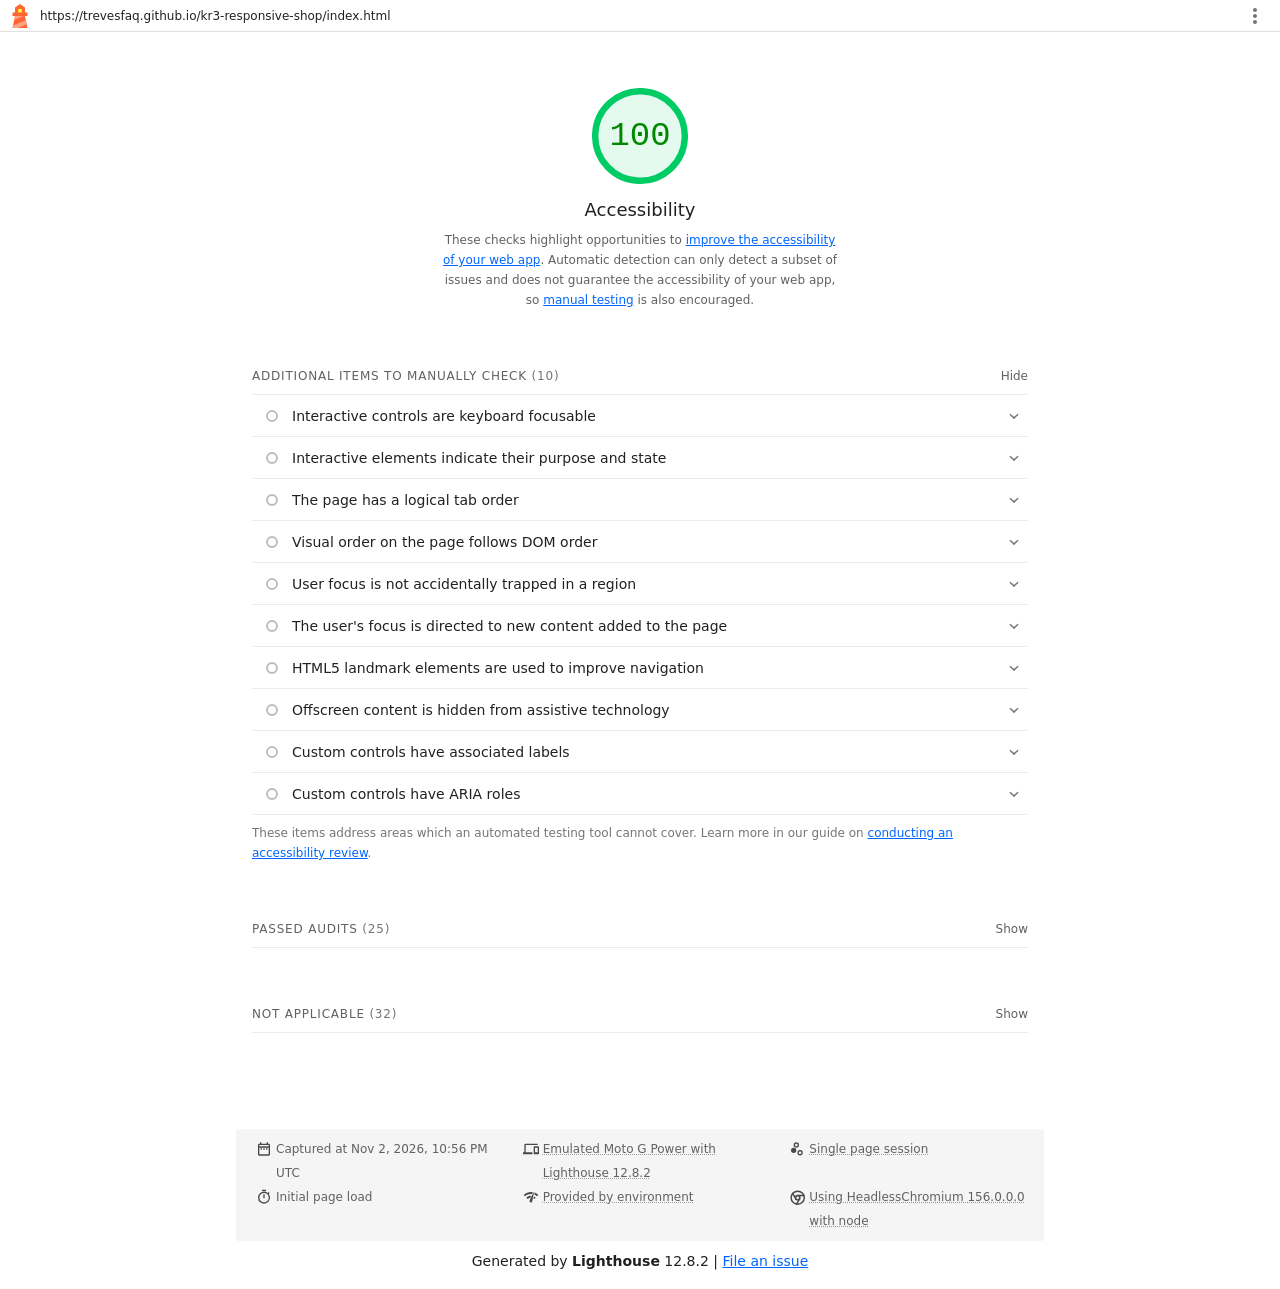
<file: lighthouse/after-index.html>
<!--
@license
Copyright 2018 Google LLC
SPDX-License-Identifier: Apache-2.0
-->
<!doctype html>
<html lang="en">
<head>
  <meta charset="utf-8">
  <meta name="viewport" content="width=device-width, initial-scale=1, minimum-scale=1">
  <link rel="icon" href='data:image/svg+xml;utf8,<svg fill="none" xmlns="http://www.w3.org/2000/svg" viewBox="0 0 48 48"><path d="m14 7 10-7 10 7v10h5v7h-5l5 24H9l5-24H9v-7h5V7Z" fill="%23F63"/><path d="M31.561 24H14l-1.689 8.105L31.561 24ZM18.983 48H9l1.022-4.907L35.723 32.27l1.663 7.98L18.983 48Z" fill="%23FFA385"/><path fill="%23FF3" d="M20.5 10h7v7h-7z"/></svg>'>
  <title>Lighthouse Report</title>
  <style>body {margin: 0}</style>
</head>
<body>
  <noscript>Lighthouse report requires JavaScript. Please enable.</noscript>

  <div id="lh-log"></div>

  <script>window.__LIGHTHOUSE_JSON__ = {"lighthouseVersion":"12.8.2","requestedUrl":"https://trevesfaq.github.io/kr3-responsive-shop/index.html","mainDocumentUrl":"https://trevesfaq.github.io/kr3-responsive-shop/index.html","finalDisplayedUrl":"https://trevesfaq.github.io/kr3-responsive-shop/index.html","finalUrl":"https://trevesfaq.github.io/kr3-responsive-shop/index.html","fetchTime":"2026-11-02T22:56:39.760Z","gatherMode":"navigation","runWarnings":[],"userAgent":"Mozilla/5.0 (Windows NT 10.0; Win64; x64) AppleWebKit/537.36 (KHTML, like Gecko) HeadlessChrome/156.0.0.0 Safari/537.36 Edg/156.0.0.0","environment":{"networkUserAgent":"Mozilla/5.0 (Linux; Android 11; moto g power (2022)) AppleWebKit/537.36 (KHTML, like Gecko) Chrome/136.0.0.0 Mobile Safari/537.36","hostUserAgent":"Mozilla/5.0 (Windows NT 10.0; Win64; x64) AppleWebKit/537.36 (KHTML, like Gecko) HeadlessChrome/156.0.0.0 Safari/537.36 Edg/156.0.0.0","benchmarkIndex":4017.5,"credits":{"axe-core":"4.14.0"}},"audits":{"accesskeys":{"id":"accesskeys","title":"`[accesskey]` values are unique","description":"Access keys let users quickly focus a part of the page. For proper navigation, each access key must be unique. [Learn more about access keys](https://dequeuniversity.com/rules/axe/4.10/accesskeys).","score":null,"scoreDisplayMode":"notApplicable"},"aria-allowed-attr":{"id":"aria-allowed-attr","title":"`[aria-*]` attributes match their roles","description":"Each ARIA `role` supports a specific subset of `aria-*` attributes. Mismatching these invalidates the `aria-*` attributes. [Learn how to match ARIA attributes to their roles](https://dequeuniversity.com/rules/axe/4.10/aria-allowed-attr).","score":1,"scoreDisplayMode":"binary","details":{"type":"table","headings":[{"key":"node","valueType":"node","subItemsHeading":{"key":"relatedNode","valueType":"node"},"label":"Failing Elements"}],"items":[]}},"aria-allowed-role":{"id":"aria-allowed-role","title":"Uses ARIA roles only on compatible elements","description":"Many HTML elements can only be assigned certain ARIA roles. Using ARIA roles where they are not allowed can interfere with the accessibility of the web page. [Learn more about ARIA roles](https://dequeuniversity.com/rules/axe/4.10/aria-allowed-role).","score":1,"scoreDisplayMode":"binary","details":{"type":"table","headings":[{"key":"node","valueType":"node","subItemsHeading":{"key":"relatedNode","valueType":"node"},"label":"Failing Elements"}],"items":[]}},"aria-command-name":{"id":"aria-command-name","title":"`button`, `link`, and `menuitem` elements have accessible names","description":"When an element doesn't have an accessible name, screen readers announce it with a generic name, making it unusable for users who rely on screen readers. [Learn how to make command elements more accessible](https://dequeuniversity.com/rules/axe/4.10/aria-command-name).","score":null,"scoreDisplayMode":"notApplicable"},"aria-conditional-attr":{"id":"aria-conditional-attr","title":"ARIA attributes are used as specified for the element's role","description":"Some ARIA attributes are only allowed on an element under certain conditions. [Learn more about conditional ARIA attributes](https://dequeuniversity.com/rules/axe/4.10/aria-conditional-attr).","score":1,"scoreDisplayMode":"binary","details":{"type":"table","headings":[{"key":"node","valueType":"node","subItemsHeading":{"key":"relatedNode","valueType":"node"},"label":"Failing Elements"}],"items":[]}},"aria-deprecated-role":{"id":"aria-deprecated-role","title":"Deprecated ARIA roles were not used","description":"Deprecated ARIA roles may not be processed correctly by assistive technology. [Learn more about deprecated ARIA roles](https://dequeuniversity.com/rules/axe/4.10/aria-deprecated-role).","score":1,"scoreDisplayMode":"binary","details":{"type":"table","headings":[{"key":"node","valueType":"node","subItemsHeading":{"key":"relatedNode","valueType":"node"},"label":"Failing Elements"}],"items":[]}},"aria-dialog-name":{"id":"aria-dialog-name","title":"Elements with `role=\"dialog\"` or `role=\"alertdialog\"` have accessible names.","description":"ARIA dialog elements without accessible names may prevent screen readers users from discerning the purpose of these elements. [Learn how to make ARIA dialog elements more accessible](https://dequeuniversity.com/rules/axe/4.10/aria-dialog-name).","score":null,"scoreDisplayMode":"notApplicable"},"aria-hidden-body":{"id":"aria-hidden-body","title":"`[aria-hidden=\"true\"]` is not present on the document `\u003cbody>`","description":"Assistive technologies, like screen readers, work inconsistently when `aria-hidden=\"true\"` is set on the document `\u003cbody>`. [Learn how `aria-hidden` affects the document body](https://dequeuniversity.com/rules/axe/4.10/aria-hidden-body).","score":1,"scoreDisplayMode":"binary","details":{"type":"table","headings":[{"key":"node","valueType":"node","subItemsHeading":{"key":"relatedNode","valueType":"node"},"label":"Failing Elements"}],"items":[]}},"aria-hidden-focus":{"id":"aria-hidden-focus","title":"`[aria-hidden=\"true\"]` elements do not contain focusable descendents","description":"Focusable descendents within an `[aria-hidden=\"true\"]` element prevent those interactive elements from being available to users of assistive technologies like screen readers. [Learn how `aria-hidden` affects focusable elements](https://dequeuniversity.com/rules/axe/4.10/aria-hidden-focus).","score":null,"scoreDisplayMode":"notApplicable"},"aria-input-field-name":{"id":"aria-input-field-name","title":"ARIA input fields have accessible names","description":"When an input field doesn't have an accessible name, screen readers announce it with a generic name, making it unusable for users who rely on screen readers. [Learn more about input field labels](https://dequeuniversity.com/rules/axe/4.10/aria-input-field-name).","score":null,"scoreDisplayMode":"notApplicable"},"aria-meter-name":{"id":"aria-meter-name","title":"ARIA `meter` elements have accessible names","description":"When a meter element doesn't have an accessible name, screen readers announce it with a generic name, making it unusable for users who rely on screen readers. [Learn how to name `meter` elements](https://dequeuniversity.com/rules/axe/4.10/aria-meter-name).","score":null,"scoreDisplayMode":"notApplicable"},"aria-progressbar-name":{"id":"aria-progressbar-name","title":"ARIA `progressbar` elements have accessible names","description":"When a `progressbar` element doesn't have an accessible name, screen readers announce it with a generic name, making it unusable for users who rely on screen readers. [Learn how to label `progressbar` elements](https://dequeuniversity.com/rules/axe/4.10/aria-progressbar-name).","score":null,"scoreDisplayMode":"notApplicable"},"aria-prohibited-attr":{"id":"aria-prohibited-attr","title":"Elements use only permitted ARIA attributes","description":"Using ARIA attributes in roles where they are prohibited can mean that important information is not communicated to users of assistive technologies. [Learn more about prohibited ARIA roles](https://dequeuniversity.com/rules/axe/4.10/aria-prohibited-attr).","score":1,"scoreDisplayMode":"binary","details":{"type":"table","headings":[{"key":"node","valueType":"node","subItemsHeading":{"key":"relatedNode","valueType":"node"},"label":"Failing Elements"}],"items":[]}},"aria-required-attr":{"id":"aria-required-attr","title":"`[role]`s have all required `[aria-*]` attributes","description":"Some ARIA roles have required attributes that describe the state of the element to screen readers. [Learn more about roles and required attributes](https://dequeuniversity.com/rules/axe/4.10/aria-required-attr).","score":1,"scoreDisplayMode":"binary","details":{"type":"table","headings":[{"key":"node","valueType":"node","subItemsHeading":{"key":"relatedNode","valueType":"node"},"label":"Failing Elements"}],"items":[]}},"aria-required-children":{"id":"aria-required-children","title":"Elements with an ARIA `[role]` that require children to contain a specific `[role]` have all required children.","description":"Some ARIA parent roles must contain specific child roles to perform their intended accessibility functions. [Learn more about roles and required children elements](https://dequeuniversity.com/rules/axe/4.10/aria-required-children).","score":null,"scoreDisplayMode":"notApplicable"},"aria-required-parent":{"id":"aria-required-parent","title":"`[role]`s are contained by their required parent element","description":"Some ARIA child roles must be contained by specific parent roles to properly perform their intended accessibility functions. [Learn more about ARIA roles and required parent element](https://dequeuniversity.com/rules/axe/4.10/aria-required-parent).","score":null,"scoreDisplayMode":"notApplicable"},"aria-roles":{"id":"aria-roles","title":"`[role]` values are valid","description":"ARIA roles must have valid values in order to perform their intended accessibility functions. [Learn more about valid ARIA roles](https://dequeuniversity.com/rules/axe/4.10/aria-roles).","score":1,"scoreDisplayMode":"binary","details":{"type":"table","headings":[{"key":"node","valueType":"node","subItemsHeading":{"key":"relatedNode","valueType":"node"},"label":"Failing Elements"}],"items":[]}},"aria-text":{"id":"aria-text","title":"Elements with the `role=text` attribute do not have focusable descendents.","description":"Adding `role=text` around a text node split by markup enables VoiceOver to treat it as one phrase, but the element's focusable descendents will not be announced. [Learn more about the `role=text` attribute](https://dequeuniversity.com/rules/axe/4.10/aria-text).","score":null,"scoreDisplayMode":"notApplicable"},"aria-toggle-field-name":{"id":"aria-toggle-field-name","title":"ARIA toggle fields have accessible names","description":"When a toggle field doesn't have an accessible name, screen readers announce it with a generic name, making it unusable for users who rely on screen readers. [Learn more about toggle fields](https://dequeuniversity.com/rules/axe/4.10/aria-toggle-field-name).","score":null,"scoreDisplayMode":"notApplicable"},"aria-tooltip-name":{"id":"aria-tooltip-name","title":"ARIA `tooltip` elements have accessible names","description":"When a tooltip element doesn't have an accessible name, screen readers announce it with a generic name, making it unusable for users who rely on screen readers. [Learn how to name `tooltip` elements](https://dequeuniversity.com/rules/axe/4.10/aria-tooltip-name).","score":null,"scoreDisplayMode":"notApplicable"},"aria-treeitem-name":{"id":"aria-treeitem-name","title":"ARIA `treeitem` elements have accessible names","description":"When a `treeitem` element doesn't have an accessible name, screen readers announce it with a generic name, making it unusable for users who rely on screen readers. [Learn more about labeling `treeitem` elements](https://dequeuniversity.com/rules/axe/4.10/aria-treeitem-name).","score":null,"scoreDisplayMode":"notApplicable"},"aria-valid-attr-value":{"id":"aria-valid-attr-value","title":"`[aria-*]` attributes have valid values","description":"Assistive technologies, like screen readers, can't interpret ARIA attributes with invalid values. [Learn more about valid values for ARIA attributes](https://dequeuniversity.com/rules/axe/4.10/aria-valid-attr-value).","score":1,"scoreDisplayMode":"binary","details":{"type":"table","headings":[{"key":"node","valueType":"node","subItemsHeading":{"key":"relatedNode","valueType":"node"},"label":"Failing Elements"}],"items":[]}},"aria-valid-attr":{"id":"aria-valid-attr","title":"`[aria-*]` attributes are valid and not misspelled","description":"Assistive technologies, like screen readers, can't interpret ARIA attributes with invalid names. [Learn more about valid ARIA attributes](https://dequeuniversity.com/rules/axe/4.10/aria-valid-attr).","score":1,"scoreDisplayMode":"binary","details":{"type":"table","headings":[{"key":"node","valueType":"node","subItemsHeading":{"key":"relatedNode","valueType":"node"},"label":"Failing Elements"}],"items":[]}},"button-name":{"id":"button-name","title":"Buttons have an accessible name","description":"When a button doesn't have an accessible name, screen readers announce it as \"button\", making it unusable for users who rely on screen readers. [Learn how to make buttons more accessible](https://dequeuniversity.com/rules/axe/4.10/button-name).","score":1,"scoreDisplayMode":"binary","details":{"type":"table","headings":[{"key":"node","valueType":"node","subItemsHeading":{"key":"relatedNode","valueType":"node"},"label":"Failing Elements"}],"items":[]}},"bypass":{"id":"bypass","title":"The page contains a heading, skip link, or landmark region","description":"Adding ways to bypass repetitive content lets keyboard users navigate the page more efficiently. [Learn more about bypass blocks](https://dequeuniversity.com/rules/axe/4.10/bypass).","score":null,"scoreDisplayMode":"notApplicable"},"color-contrast":{"id":"color-contrast","title":"Background and foreground colors have a sufficient contrast ratio","description":"Low-contrast text is difficult or impossible for many users to read. [Learn how to provide sufficient color contrast](https://dequeuniversity.com/rules/axe/4.10/color-contrast).","score":1,"scoreDisplayMode":"binary","details":{"type":"table","headings":[{"key":"node","valueType":"node","subItemsHeading":{"key":"relatedNode","valueType":"node"},"label":"Failing Elements"}],"items":[]}},"definition-list":{"id":"definition-list","title":"`\u003cdl>`'s contain only properly-ordered `\u003cdt>` and `\u003cdd>` groups, `\u003cscript>`, `\u003ctemplate>` or `\u003cdiv>` elements.","description":"When definition lists are not properly marked up, screen readers may produce confusing or inaccurate output. [Learn how to structure definition lists correctly](https://dequeuniversity.com/rules/axe/4.10/definition-list).","score":null,"scoreDisplayMode":"notApplicable"},"dlitem":{"id":"dlitem","title":"Definition list items are wrapped in `\u003cdl>` elements","description":"Definition list items (`\u003cdt>` and `\u003cdd>`) must be wrapped in a parent `\u003cdl>` element to ensure that screen readers can properly announce them. [Learn how to structure definition lists correctly](https://dequeuniversity.com/rules/axe/4.10/dlitem).","score":null,"scoreDisplayMode":"notApplicable"},"document-title":{"id":"document-title","title":"Document has a `\u003ctitle>` element","description":"The title gives screen reader users an overview of the page, and search engine users rely on it heavily to determine if a page is relevant to their search. [Learn more about document titles](https://dequeuniversity.com/rules/axe/4.10/document-title).","score":1,"scoreDisplayMode":"binary","details":{"type":"table","headings":[{"key":"node","valueType":"node","subItemsHeading":{"key":"relatedNode","valueType":"node"},"label":"Failing Elements"}],"items":[]}},"duplicate-id-aria":{"id":"duplicate-id-aria","title":"ARIA IDs are unique","description":"The value of an ARIA ID must be unique to prevent other instances from being overlooked by assistive technologies. [Learn how to fix duplicate ARIA IDs](https://dequeuniversity.com/rules/axe/4.10/duplicate-id-aria).","score":null,"scoreDisplayMode":"notApplicable"},"empty-heading":{"id":"empty-heading","title":"All heading elements contain content.","description":"A heading with no content or inaccessible text prevent screen reader users from accessing information on the page's structure. [Learn more about headings](https://dequeuniversity.com/rules/axe/4.10/empty-heading).","score":null,"scoreDisplayMode":"notApplicable"},"form-field-multiple-labels":{"id":"form-field-multiple-labels","title":"No form fields have multiple labels","description":"Form fields with multiple labels can be confusingly announced by assistive technologies like screen readers which use either the first, the last, or all of the labels. [Learn how to use form labels](https://dequeuniversity.com/rules/axe/4.10/form-field-multiple-labels).","score":null,"scoreDisplayMode":"notApplicable"},"frame-title":{"id":"frame-title","title":"`\u003cframe>` or `\u003ciframe>` elements have a title","description":"Screen reader users rely on frame titles to describe the contents of frames. [Learn more about frame titles](https://dequeuniversity.com/rules/axe/4.10/frame-title).","score":null,"scoreDisplayMode":"notApplicable"},"heading-order":{"id":"heading-order","title":"Heading elements appear in a sequentially-descending order","description":"Properly ordered headings that do not skip levels convey the semantic structure of the page, making it easier to navigate and understand when using assistive technologies. [Learn more about heading order](https://dequeuniversity.com/rules/axe/4.10/heading-order).","score":1,"scoreDisplayMode":"binary","details":{"type":"table","headings":[{"key":"node","valueType":"node","subItemsHeading":{"key":"relatedNode","valueType":"node"},"label":"Failing Elements"}],"items":[]}},"html-has-lang":{"id":"html-has-lang","title":"`\u003chtml>` element has a `[lang]` attribute","description":"If a page doesn't specify a `lang` attribute, a screen reader assumes that the page is in the default language that the user chose when setting up the screen reader. If the page isn't actually in the default language, then the screen reader might not announce the page's text correctly. [Learn more about the `lang` attribute](https://dequeuniversity.com/rules/axe/4.10/html-has-lang).","score":1,"scoreDisplayMode":"binary","details":{"type":"table","headings":[{"key":"node","valueType":"node","subItemsHeading":{"key":"relatedNode","valueType":"node"},"label":"Failing Elements"}],"items":[]}},"html-lang-valid":{"id":"html-lang-valid","title":"`\u003chtml>` element has a valid value for its `[lang]` attribute","description":"Specifying a valid [BCP 47 language](https://www.w3.org/International/questions/qa-choosing-language-tags#question) helps screen readers announce text properly. [Learn how to use the `lang` attribute](https://dequeuniversity.com/rules/axe/4.10/html-lang-valid).","score":1,"scoreDisplayMode":"binary","details":{"type":"table","headings":[{"key":"node","valueType":"node","subItemsHeading":{"key":"relatedNode","valueType":"node"},"label":"Failing Elements"}],"items":[]}},"html-xml-lang-mismatch":{"id":"html-xml-lang-mismatch","title":"`\u003chtml>` element has an `[xml:lang]` attribute with the same base language as the `[lang]` attribute.","description":"If the webpage does not specify a consistent language, then the screen reader might not announce the page's text correctly. [Learn more about the `lang` attribute](https://dequeuniversity.com/rules/axe/4.10/html-xml-lang-mismatch).","score":null,"scoreDisplayMode":"notApplicable"},"identical-links-same-purpose":{"id":"identical-links-same-purpose","title":"Identical links have the same purpose.","description":"Links with the same destination should have the same description, to help users understand the link's purpose and decide whether to follow it. [Learn more about identical links](https://dequeuniversity.com/rules/axe/4.10/identical-links-same-purpose).","score":null,"scoreDisplayMode":"notApplicable"},"image-alt":{"id":"image-alt","title":"Image elements have `[alt]` attributes","description":"Informative elements should aim for short, descriptive alternate text. Decorative elements can be ignored with an empty alt attribute. [Learn more about the `alt` attribute](https://dequeuniversity.com/rules/axe/4.10/image-alt).","score":1,"scoreDisplayMode":"binary","details":{"type":"table","headings":[{"key":"node","valueType":"node","subItemsHeading":{"key":"relatedNode","valueType":"node"},"label":"Failing Elements"}],"items":[]}},"image-redundant-alt":{"id":"image-redundant-alt","title":"Image elements do not have `[alt]` attributes that are redundant text.","description":"Informative elements should aim for short, descriptive alternative text. Alternative text that is exactly the same as the text adjacent to the link or image is potentially confusing for screen reader users, because the text will be read twice. [Learn more about the `alt` attribute](https://dequeuniversity.com/rules/axe/4.10/image-redundant-alt).","score":1,"scoreDisplayMode":"binary","details":{"type":"table","headings":[{"key":"node","valueType":"node","subItemsHeading":{"key":"relatedNode","valueType":"node"},"label":"Failing Elements"}],"items":[]}},"input-button-name":{"id":"input-button-name","title":"Input buttons have discernible text.","description":"Adding discernable and accessible text to input buttons may help screen reader users understand the purpose of the input button. [Learn more about input buttons](https://dequeuniversity.com/rules/axe/4.10/input-button-name).","score":null,"scoreDisplayMode":"notApplicable"},"input-image-alt":{"id":"input-image-alt","title":"`\u003cinput type=\"image\">` elements have `[alt]` text","description":"When an image is being used as an `\u003cinput>` button, providing alternative text can help screen reader users understand the purpose of the button. [Learn about input image alt text](https://dequeuniversity.com/rules/axe/4.10/input-image-alt).","score":null,"scoreDisplayMode":"notApplicable"},"label-content-name-mismatch":{"id":"label-content-name-mismatch","title":"Elements with visible text labels have matching accessible names.","description":"Visible text labels that do not match the accessible name can result in a confusing experience for screen reader users. [Learn more about accessible names](https://dequeuniversity.com/rules/axe/4.10/label-content-name-mismatch).","score":1,"scoreDisplayMode":"binary","details":{"type":"table","headings":[{"key":"node","valueType":"node","subItemsHeading":{"key":"relatedNode","valueType":"node"},"label":"Failing Elements"}],"items":[]}},"label":{"id":"label","title":"Form elements have associated labels","description":"Labels ensure that form controls are announced properly by assistive technologies, like screen readers. [Learn more about form element labels](https://dequeuniversity.com/rules/axe/4.10/label).","score":null,"scoreDisplayMode":"notApplicable"},"landmark-one-main":{"id":"landmark-one-main","title":"Document has a main landmark.","description":"One main landmark helps screen reader users navigate a web page. [Learn more about landmarks](https://dequeuniversity.com/rules/axe/4.10/landmark-one-main).","score":null,"scoreDisplayMode":"notApplicable"},"link-name":{"id":"link-name","title":"Links have a discernible name","description":"Link text (and alternate text for images, when used as links) that is discernible, unique, and focusable improves the navigation experience for screen reader users. [Learn how to make links accessible](https://dequeuniversity.com/rules/axe/4.10/link-name).","score":1,"scoreDisplayMode":"binary","details":{"type":"table","headings":[{"key":"node","valueType":"node","subItemsHeading":{"key":"relatedNode","valueType":"node"},"label":"Failing Elements"}],"items":[]}},"link-in-text-block":{"id":"link-in-text-block","title":"Links are distinguishable without relying on color.","description":"Low-contrast text is difficult or impossible for many users to read. Link text that is discernible improves the experience for users with low vision. [Learn how to make links distinguishable](https://dequeuniversity.com/rules/axe/4.10/link-in-text-block).","score":null,"scoreDisplayMode":"notApplicable"},"list":{"id":"list","title":"Lists contain only `\u003cli>` elements and script supporting elements (`\u003cscript>` and `\u003ctemplate>`).","description":"Screen readers have a specific way of announcing lists. Ensuring proper list structure aids screen reader output. [Learn more about proper list structure](https://dequeuniversity.com/rules/axe/4.10/list).","score":1,"scoreDisplayMode":"binary","details":{"type":"table","headings":[{"key":"node","valueType":"node","subItemsHeading":{"key":"relatedNode","valueType":"node"},"label":"Failing Elements"}],"items":[]}},"listitem":{"id":"listitem","title":"List items (`\u003cli>`) are contained within `\u003cul>`, `\u003col>` or `\u003cmenu>` parent elements","description":"Screen readers require list items (`\u003cli>`) to be contained within a parent `\u003cul>`, `\u003col>` or `\u003cmenu>` to be announced properly. [Learn more about proper list structure](https://dequeuniversity.com/rules/axe/4.10/listitem).","score":1,"scoreDisplayMode":"binary","details":{"type":"table","headings":[{"key":"node","valueType":"node","subItemsHeading":{"key":"relatedNode","valueType":"node"},"label":"Failing Elements"}],"items":[]}},"meta-refresh":{"id":"meta-refresh","title":"The document does not use `\u003cmeta http-equiv=\"refresh\">`","description":"Users do not expect a page to refresh automatically, and doing so will move focus back to the top of the page. This may create a frustrating or confusing experience. [Learn more about the refresh meta tag](https://dequeuniversity.com/rules/axe/4.10/meta-refresh).","score":null,"scoreDisplayMode":"notApplicable"},"meta-viewport":{"id":"meta-viewport","title":"`[user-scalable=\"no\"]` is not used in the `\u003cmeta name=\"viewport\">` element and the `[maximum-scale]` attribute is not less than 5.","description":"Disabling zooming is problematic for users with low vision who rely on screen magnification to properly see the contents of a web page. [Learn more about the viewport meta tag](https://dequeuniversity.com/rules/axe/4.10/meta-viewport).","score":1,"scoreDisplayMode":"binary","details":{"type":"table","headings":[{"key":"node","valueType":"node","subItemsHeading":{"key":"relatedNode","valueType":"node"},"label":"Failing Elements"}],"items":[]}},"object-alt":{"id":"object-alt","title":"`\u003cobject>` elements have alternate text","description":"Screen readers cannot translate non-text content. Adding alternate text to `\u003cobject>` elements helps screen readers convey meaning to users. [Learn more about alt text for `object` elements](https://dequeuniversity.com/rules/axe/4.10/object-alt).","score":null,"scoreDisplayMode":"notApplicable"},"select-name":{"id":"select-name","title":"Select elements have associated label elements.","description":"Form elements without effective labels can create frustrating experiences for screen reader users. [Learn more about the `select` element](https://dequeuniversity.com/rules/axe/4.10/select-name).","score":null,"scoreDisplayMode":"notApplicable"},"skip-link":{"id":"skip-link","title":"Skip links are focusable.","description":"Including a skip link can help users skip to the main content to save time. [Learn more about skip links](https://dequeuniversity.com/rules/axe/4.10/skip-link).","score":1,"scoreDisplayMode":"binary","details":{"type":"table","headings":[{"key":"node","valueType":"node","subItemsHeading":{"key":"relatedNode","valueType":"node"},"label":"Failing Elements"}],"items":[]}},"tabindex":{"id":"tabindex","title":"No element has a `[tabindex]` value greater than 0","description":"A value greater than 0 implies an explicit navigation ordering. Although technically valid, this often creates frustrating experiences for users who rely on assistive technologies. [Learn more about the `tabindex` attribute](https://dequeuniversity.com/rules/axe/4.10/tabindex).","score":1,"scoreDisplayMode":"binary","details":{"type":"table","headings":[{"key":"node","valueType":"node","subItemsHeading":{"key":"relatedNode","valueType":"node"},"label":"Failing Elements"}],"items":[]}},"table-duplicate-name":{"id":"table-duplicate-name","title":"Tables have different content in the summary attribute and `\u003ccaption>`.","description":"The summary attribute should describe the table structure, while `\u003ccaption>` should have the onscreen title. Accurate table mark-up helps users of screen readers. [Learn more about summary and caption](https://dequeuniversity.com/rules/axe/4.10/table-duplicate-name).","score":null,"scoreDisplayMode":"notApplicable"},"table-fake-caption":{"id":"table-fake-caption","title":"Tables use `\u003ccaption>` instead of cells with the `[colspan]` attribute to indicate a caption.","description":"Screen readers have features to make navigating tables easier. Ensuring that tables use the actual caption element instead of cells with the `[colspan]` attribute may improve the experience for screen reader users. [Learn more about captions](https://dequeuniversity.com/rules/axe/4.10/table-fake-caption).","score":null,"scoreDisplayMode":"notApplicable"},"target-size":{"id":"target-size","title":"Touch targets have sufficient size and spacing.","description":"Touch targets with sufficient size and spacing help users who may have difficulty targeting small controls to activate the targets. [Learn more about touch targets](https://dequeuniversity.com/rules/axe/4.10/target-size).","score":1,"scoreDisplayMode":"binary","details":{"type":"table","headings":[{"key":"node","valueType":"node","subItemsHeading":{"key":"relatedNode","valueType":"node"},"label":"Failing Elements"}],"items":[]}},"td-has-header":{"id":"td-has-header","title":"`\u003ctd>` elements in a large `\u003ctable>` have one or more table headers.","description":"Screen readers have features to make navigating tables easier. Ensuring that `\u003ctd>` elements in a large table (3 or more cells in width and height) have an associated table header may improve the experience for screen reader users. [Learn more about table headers](https://dequeuniversity.com/rules/axe/4.10/td-has-header).","score":null,"scoreDisplayMode":"notApplicable"},"td-headers-attr":{"id":"td-headers-attr","title":"Cells in a `\u003ctable>` element that use the `[headers]` attribute refer to table cells within the same table.","description":"Screen readers have features to make navigating tables easier. Ensuring `\u003ctd>` cells using the `[headers]` attribute only refer to other cells in the same table may improve the experience for screen reader users. [Learn more about the `headers` attribute](https://dequeuniversity.com/rules/axe/4.10/td-headers-attr).","score":null,"scoreDisplayMode":"notApplicable"},"th-has-data-cells":{"id":"th-has-data-cells","title":"`\u003cth>` elements and elements with `[role=\"columnheader\"/\"rowheader\"]` have data cells they describe.","description":"Screen readers have features to make navigating tables easier. Ensuring table headers always refer to some set of cells may improve the experience for screen reader users. [Learn more about table headers](https://dequeuniversity.com/rules/axe/4.10/th-has-data-cells).","score":null,"scoreDisplayMode":"notApplicable"},"valid-lang":{"id":"valid-lang","title":"`[lang]` attributes have a valid value","description":"Specifying a valid [BCP 47 language](https://www.w3.org/International/questions/qa-choosing-language-tags#question) on elements helps ensure that text is pronounced correctly by a screen reader. [Learn how to use the `lang` attribute](https://dequeuniversity.com/rules/axe/4.10/valid-lang).","score":null,"scoreDisplayMode":"notApplicable"},"video-caption":{"id":"video-caption","title":"`\u003cvideo>` elements contain a `\u003ctrack>` element with `[kind=\"captions\"]`","description":"When a video provides a caption it is easier for deaf and hearing impaired users to access its information. [Learn more about video captions](https://dequeuniversity.com/rules/axe/4.10/video-caption).","score":null,"scoreDisplayMode":"notApplicable"},"custom-controls-labels":{"id":"custom-controls-labels","title":"Custom controls have associated labels","description":"Custom interactive controls have associated labels, provided by aria-label or aria-labelledby. [Learn more about custom controls and labels](https://developer.chrome.com/docs/lighthouse/accessibility/custom-controls-labels/).","score":null,"scoreDisplayMode":"manual"},"custom-controls-roles":{"id":"custom-controls-roles","title":"Custom controls have ARIA roles","description":"Custom interactive controls have appropriate ARIA roles. [Learn how to add roles to custom controls](https://developer.chrome.com/docs/lighthouse/accessibility/custom-control-roles/).","score":null,"scoreDisplayMode":"manual"},"focus-traps":{"id":"focus-traps","title":"User focus is not accidentally trapped in a region","description":"A user can tab into and out of any control or region without accidentally trapping their focus. [Learn how to avoid focus traps](https://developer.chrome.com/docs/lighthouse/accessibility/focus-traps/).","score":null,"scoreDisplayMode":"manual"},"focusable-controls":{"id":"focusable-controls","title":"Interactive controls are keyboard focusable","description":"Custom interactive controls are keyboard focusable and display a focus indicator. [Learn how to make custom controls focusable](https://developer.chrome.com/docs/lighthouse/accessibility/focusable-controls/).","score":null,"scoreDisplayMode":"manual"},"interactive-element-affordance":{"id":"interactive-element-affordance","title":"Interactive elements indicate their purpose and state","description":"Interactive elements, such as links and buttons, should indicate their state and be distinguishable from non-interactive elements. [Learn how to decorate interactive elements with affordance hints](https://developer.chrome.com/docs/lighthouse/accessibility/interactive-element-affordance/).","score":null,"scoreDisplayMode":"manual"},"logical-tab-order":{"id":"logical-tab-order","title":"The page has a logical tab order","description":"Tabbing through the page follows the visual layout. Users cannot focus elements that are offscreen. [Learn more about logical tab ordering](https://developer.chrome.com/docs/lighthouse/accessibility/logical-tab-order/).","score":null,"scoreDisplayMode":"manual"},"managed-focus":{"id":"managed-focus","title":"The user's focus is directed to new content added to the page","description":"If new content, such as a dialog, is added to the page, the user's focus is directed to it. [Learn how to direct focus to new content](https://developer.chrome.com/docs/lighthouse/accessibility/managed-focus/).","score":null,"scoreDisplayMode":"manual"},"offscreen-content-hidden":{"id":"offscreen-content-hidden","title":"Offscreen content is hidden from assistive technology","description":"Offscreen content is hidden with display: none or aria-hidden=true. [Learn how to properly hide offscreen content](https://developer.chrome.com/docs/lighthouse/accessibility/offscreen-content-hidden/).","score":null,"scoreDisplayMode":"manual"},"use-landmarks":{"id":"use-landmarks","title":"HTML5 landmark elements are used to improve navigation","description":"Landmark elements (`\u003cmain>`, `\u003cnav>`, etc.) are used to improve the keyboard navigation of the page for assistive technology. [Learn more about landmark elements](https://developer.chrome.com/docs/lighthouse/accessibility/use-landmarks/).","score":null,"scoreDisplayMode":"manual"},"visual-order-follows-dom":{"id":"visual-order-follows-dom","title":"Visual order on the page follows DOM order","description":"DOM order matches the visual order, improving navigation for assistive technology. [Learn more about DOM and visual ordering](https://developer.chrome.com/docs/lighthouse/accessibility/visual-order-follows-dom/).","score":null,"scoreDisplayMode":"manual"}},"configSettings":{"output":"html","maxWaitForFcp":30000,"maxWaitForLoad":45000,"pauseAfterFcpMs":5250,"pauseAfterLoadMs":5250,"networkQuietThresholdMs":5250,"cpuQuietThresholdMs":5250,"formFactor":"mobile","throttling":{"rttMs":150,"throughputKbps":1638.4,"requestLatencyMs":562.5,"downloadThroughputKbps":1474.5600000000002,"uploadThroughputKbps":675,"cpuSlowdownMultiplier":4},"throttlingMethod":"provided","screenEmulation":{"mobile":true,"width":412,"height":823,"deviceScaleFactor":1.75,"disabled":false},"emulatedUserAgent":"Mozilla/5.0 (Linux; Android 11; moto g power (2022)) AppleWebKit/537.36 (KHTML, like Gecko) Chrome/136.0.0.0 Mobile Safari/537.36","auditMode":false,"gatherMode":false,"clearStorageTypes":["file_systems","shader_cache","service_workers","cache_storage"],"disableStorageReset":false,"debugNavigation":false,"channel":"node","usePassiveGathering":false,"disableFullPageScreenshot":false,"skipAboutBlank":false,"blankPage":"about:blank","ignoreStatusCode":false,"locale":"en-US","blockedUrlPatterns":null,"additionalTraceCategories":null,"extraHeaders":null,"precomputedLanternData":null,"onlyAudits":null,"onlyCategories":["accessibility"],"skipAudits":null},"categories":{"accessibility":{"title":"Accessibility","description":"These checks highlight opportunities to [improve the accessibility of your web app](https://developer.chrome.com/docs/lighthouse/accessibility/). Automatic detection can only detect a subset of issues and does not guarantee the accessibility of your web app, so [manual testing](https://web.dev/articles/how-to-review) is also encouraged.","manualDescription":"These items address areas which an automated testing tool cannot cover. Learn more in our guide on [conducting an accessibility review](https://web.dev/articles/how-to-review).","supportedModes":["navigation","snapshot"],"auditRefs":[{"id":"accesskeys","weight":0,"group":"a11y-navigation"},{"id":"aria-allowed-attr","weight":10,"group":"a11y-aria"},{"id":"aria-allowed-role","weight":1,"group":"a11y-aria"},{"id":"aria-command-name","weight":0,"group":"a11y-aria"},{"id":"aria-conditional-attr","weight":7,"group":"a11y-aria"},{"id":"aria-deprecated-role","weight":1,"group":"a11y-aria"},{"id":"aria-dialog-name","weight":0,"group":"a11y-aria"},{"id":"aria-hidden-body","weight":10,"group":"a11y-aria"},{"id":"aria-hidden-focus","weight":0,"group":"a11y-aria"},{"id":"aria-input-field-name","weight":0,"group":"a11y-aria"},{"id":"aria-meter-name","weight":0,"group":"a11y-aria"},{"id":"aria-progressbar-name","weight":0,"group":"a11y-aria"},{"id":"aria-prohibited-attr","weight":7,"group":"a11y-aria"},{"id":"aria-required-attr","weight":10,"group":"a11y-aria"},{"id":"aria-required-children","weight":0,"group":"a11y-aria"},{"id":"aria-required-parent","weight":0,"group":"a11y-aria"},{"id":"aria-roles","weight":7,"group":"a11y-aria"},{"id":"aria-text","weight":0,"group":"a11y-aria"},{"id":"aria-toggle-field-name","weight":0,"group":"a11y-aria"},{"id":"aria-tooltip-name","weight":0,"group":"a11y-aria"},{"id":"aria-treeitem-name","weight":0,"group":"a11y-aria"},{"id":"aria-valid-attr-value","weight":10,"group":"a11y-aria"},{"id":"aria-valid-attr","weight":10,"group":"a11y-aria"},{"id":"button-name","weight":10,"group":"a11y-names-labels"},{"id":"bypass","weight":0,"group":"a11y-navigation"},{"id":"color-contrast","weight":7,"group":"a11y-color-contrast"},{"id":"definition-list","weight":0,"group":"a11y-tables-lists"},{"id":"dlitem","weight":0,"group":"a11y-tables-lists"},{"id":"document-title","weight":7,"group":"a11y-names-labels"},{"id":"duplicate-id-aria","weight":0,"group":"a11y-aria"},{"id":"form-field-multiple-labels","weight":0,"group":"a11y-names-labels"},{"id":"frame-title","weight":0,"group":"a11y-names-labels"},{"id":"heading-order","weight":3,"group":"a11y-navigation"},{"id":"html-has-lang","weight":7,"group":"a11y-language"},{"id":"html-lang-valid","weight":7,"group":"a11y-language"},{"id":"html-xml-lang-mismatch","weight":0,"group":"a11y-language"},{"id":"image-alt","weight":10,"group":"a11y-names-labels"},{"id":"image-redundant-alt","weight":1,"group":"a11y-names-labels"},{"id":"input-button-name","weight":0,"group":"a11y-names-labels"},{"id":"input-image-alt","weight":0,"group":"a11y-names-labels"},{"id":"label","weight":0,"group":"a11y-names-labels"},{"id":"link-in-text-block","weight":0,"group":"a11y-color-contrast"},{"id":"link-name","weight":7,"group":"a11y-names-labels"},{"id":"list","weight":7,"group":"a11y-tables-lists"},{"id":"listitem","weight":7,"group":"a11y-tables-lists"},{"id":"meta-refresh","weight":0,"group":"a11y-best-practices"},{"id":"meta-viewport","weight":10,"group":"a11y-best-practices"},{"id":"object-alt","weight":0,"group":"a11y-names-labels"},{"id":"select-name","weight":0,"group":"a11y-names-labels"},{"id":"skip-link","weight":3,"group":"a11y-names-labels"},{"id":"tabindex","weight":7,"group":"a11y-navigation"},{"id":"table-duplicate-name","weight":0,"group":"a11y-tables-lists"},{"id":"target-size","weight":7,"group":"a11y-best-practices"},{"id":"td-headers-attr","weight":0,"group":"a11y-tables-lists"},{"id":"th-has-data-cells","weight":0,"group":"a11y-tables-lists"},{"id":"valid-lang","weight":0,"group":"a11y-language"},{"id":"video-caption","weight":0,"group":"a11y-audio-video"},{"id":"focusable-controls","weight":0},{"id":"interactive-element-affordance","weight":0},{"id":"logical-tab-order","weight":0},{"id":"visual-order-follows-dom","weight":0},{"id":"focus-traps","weight":0},{"id":"managed-focus","weight":0},{"id":"use-landmarks","weight":0},{"id":"offscreen-content-hidden","weight":0},{"id":"custom-controls-labels","weight":0},{"id":"custom-controls-roles","weight":0},{"id":"empty-heading","weight":0,"group":"hidden"},{"id":"identical-links-same-purpose","weight":0,"group":"hidden"},{"id":"landmark-one-main","weight":0,"group":"hidden"},{"id":"label-content-name-mismatch","weight":0,"group":"hidden"},{"id":"table-fake-caption","weight":0,"group":"hidden"},{"id":"td-has-header","weight":0,"group":"hidden"}],"id":"accessibility","score":1}},"categoryGroups":{"metrics":{"title":"Metrics"},"insights":{"title":"Insights","description":"These insights are also available in the Chrome DevTools Performance Panel - [record a trace](https://developer.chrome.com/docs/devtools/performance/reference) to view more detailed information."},"diagnostics":{"title":"Diagnostics","description":"More information about the performance of your application. These numbers don't [directly affect](https://developer.chrome.com/docs/lighthouse/performance/performance-scoring/) the Performance score."},"a11y-best-practices":{"title":"Best practices","description":"These items highlight common accessibility best practices."},"a11y-color-contrast":{"title":"Contrast","description":"These are opportunities to improve the legibility of your content."},"a11y-names-labels":{"title":"Names and labels","description":"These are opportunities to improve the semantics of the controls in your application. This may enhance the experience for users of assistive technology, like a screen reader."},"a11y-navigation":{"title":"Navigation","description":"These are opportunities to improve keyboard navigation in your application."},"a11y-aria":{"title":"ARIA","description":"These are opportunities to improve the usage of ARIA in your application which may enhance the experience for users of assistive technology, like a screen reader."},"a11y-language":{"title":"Internationalization and localization","description":"These are opportunities to improve the interpretation of your content by users in different locales."},"a11y-audio-video":{"title":"Audio and video","description":"These are opportunities to provide alternative content for audio and video. This may improve the experience for users with hearing or vision impairments."},"a11y-tables-lists":{"title":"Tables and lists","description":"These are opportunities to improve the experience of reading tabular or list data using assistive technology, like a screen reader."},"seo-mobile":{"title":"Mobile Friendly","description":"Make sure your pages are mobile friendly so users don’t have to pinch or zoom in order to read the content pages. [Learn how to make pages mobile-friendly](https://developers.google.com/search/mobile-sites/)."},"seo-content":{"title":"Content Best Practices","description":"Format your HTML in a way that enables crawlers to better understand your app’s content."},"seo-crawl":{"title":"Crawling and Indexing","description":"To appear in search results, crawlers need access to your app."},"best-practices-trust-safety":{"title":"Trust and Safety"},"best-practices-ux":{"title":"User Experience"},"best-practices-browser-compat":{"title":"Browser Compatibility"},"best-practices-general":{"title":"General"},"hidden":{"title":""}},"stackPacks":[],"entities":[{"name":"GitHub","origins":["https://trevesfaq.github.io"],"isFirstParty":true,"category":"utility"},{"name":"Google Fonts","homepage":"https://fonts.google.com/","origins":["https://fonts.googleapis.com","https://fonts.gstatic.com"],"category":"cdn"}],"fullPageScreenshot":{"screenshot":{"data":"[data-uri]","width":412,"height":4501},"nodes":{"1-0-BUTTON":{"id":"carousel-prev","top":1012,"bottom":1060,"left":33,"right":87,"width":54,"height":48}}},"timing":{"entries":[{"startTime":1109.51,"name":"lh:config","duration":367.05,"entryType":"measure"},{"startTime":1110.53,"name":"lh:config:resolveArtifactsToDefns","duration":41.34,"entryType":"measure"},{"startTime":1476.65,"name":"lh:runner:gather","duration":18383.11,"entryType":"measure"},{"startTime":1520.32,"name":"lh:driver:connect","duration":4.76,"entryType":"measure"},{"startTime":1525.33,"name":"lh:driver:navigate","duration":4.78,"entryType":"measure"},{"startTime":1530.36,"name":"lh:gather:getBenchmarkIndex","duration":1003.23,"entryType":"measure"},{"startTime":2533.75,"name":"lh:gather:getVersion","duration":0.58,"entryType":"measure"},{"startTime":2534.38,"name":"lh:gather:getDevicePixelRatio","duration":0.59,"entryType":"measure"},{"startTime":2535.59,"name":"lh:prepare:navigationMode","duration":3110.48,"entryType":"measure"},{"startTime":2545.03,"name":"lh:storage:clearDataForOrigin","duration":13.49,"entryType":"measure"},{"startTime":2558.59,"name":"lh:storage:clearBrowserCaches","duration":3085.92,"entryType":"measure"},{"startTime":5645.25,"name":"lh:gather:prepareThrottlingAndNetwork","duration":0.81,"entryType":"measure"},{"startTime":5657.23,"name":"lh:driver:navigate","duration":12916.66,"entryType":"measure"},{"startTime":18575.7,"name":"lh:computed:NetworkRecords","duration":0.53,"entryType":"measure"},{"startTime":18576.5,"name":"lh:gather:getArtifact:DevtoolsLog","duration":0.02,"entryType":"measure"},{"startTime":18576.53,"name":"lh:gather:getArtifact:Accessibility","duration":124.37,"entryType":"measure"},{"startTime":18701.04,"name":"lh:gather:getArtifact:NetworkUserAgent","duration":0.05,"entryType":"measure"},{"startTime":18701.09,"name":"lh:gather:getArtifact:Stacks","duration":6.43,"entryType":"measure"},{"startTime":18701.15,"name":"lh:gather:collectStacks","duration":6.36,"entryType":"measure"},{"startTime":18707.53,"name":"lh:gather:getArtifact:FullPageScreenshot","duration":1140.7,"entryType":"measure"},{"startTime":19859.99,"name":"lh:runner:audit","duration":121.47,"entryType":"measure"},{"startTime":19860.08,"name":"lh:runner:auditing","duration":121.12,"entryType":"measure"},{"startTime":19861.07,"name":"lh:audit:accesskeys","duration":0.92,"entryType":"measure"},{"startTime":19862.16,"name":"lh:audit:aria-allowed-attr","duration":2.85,"entryType":"measure"},{"startTime":19865.17,"name":"lh:audit:aria-allowed-role","duration":2.65,"entryType":"measure"},{"startTime":19868.47,"name":"lh:audit:aria-command-name","duration":0.84,"entryType":"measure"},{"startTime":19869.53,"name":"lh:audit:aria-conditional-attr","duration":3.48,"entryType":"measure"},{"startTime":19873.19,"name":"lh:audit:aria-deprecated-role","duration":2.53,"entryType":"measure"},{"startTime":19875.96,"name":"lh:audit:aria-dialog-name","duration":0.66,"entryType":"measure"},{"startTime":19876.89,"name":"lh:audit:aria-hidden-body","duration":2.74,"entryType":"measure"},{"startTime":19879.79,"name":"lh:audit:aria-hidden-focus","duration":0.65,"entryType":"measure"},{"startTime":19880.59,"name":"lh:audit:aria-input-field-name","duration":1.2,"entryType":"measure"},{"startTime":19881.92,"name":"lh:audit:aria-meter-name","duration":0.59,"entryType":"measure"},{"startTime":19882.64,"name":"lh:audit:aria-progressbar-name","duration":0.61,"entryType":"measure"},{"startTime":19883.37,"name":"lh:audit:aria-prohibited-attr","duration":1.76,"entryType":"measure"},{"startTime":19885.28,"name":"lh:audit:aria-required-attr","duration":1.92,"entryType":"measure"},{"startTime":19887.35,"name":"lh:audit:aria-required-children","duration":0.66,"entryType":"measure"},{"startTime":19888.13,"name":"lh:audit:aria-required-parent","duration":0.69,"entryType":"measure"},{"startTime":19888.94,"name":"lh:audit:aria-roles","duration":1.76,"entryType":"measure"},{"startTime":19890.84,"name":"lh:audit:aria-text","duration":0.82,"entryType":"measure"},{"startTime":19891.78,"name":"lh:audit:aria-toggle-field-name","duration":2.21,"entryType":"measure"},{"startTime":19894.15,"name":"lh:audit:aria-tooltip-name","duration":1.06,"entryType":"measure"},{"startTime":19895.36,"name":"lh:audit:aria-treeitem-name","duration":0.96,"entryType":"measure"},{"startTime":19896.45,"name":"lh:audit:aria-valid-attr-value","duration":2.65,"entryType":"measure"},{"startTime":19899.26,"name":"lh:audit:aria-valid-attr","duration":1.81,"entryType":"measure"},{"startTime":19901.21,"name":"lh:audit:button-name","duration":3.22,"entryType":"measure"},{"startTime":19904.59,"name":"lh:audit:bypass","duration":2.3,"entryType":"measure"},{"startTime":19907.04,"name":"lh:audit:color-contrast","duration":3.21,"entryType":"measure"},{"startTime":19910.47,"name":"lh:audit:definition-list","duration":1.47,"entryType":"measure"},{"startTime":19912.11,"name":"lh:audit:dlitem","duration":1.68,"entryType":"measure"},{"startTime":19913.95,"name":"lh:audit:document-title","duration":3.1,"entryType":"measure"},{"startTime":19917.27,"name":"lh:audit:duplicate-id-aria","duration":2.39,"entryType":"measure"},{"startTime":19919.83,"name":"lh:audit:empty-heading","duration":2.46,"entryType":"measure"},{"startTime":19922.5,"name":"lh:audit:form-field-multiple-labels","duration":1.46,"entryType":"measure"},{"startTime":19924.14,"name":"lh:audit:frame-title","duration":3,"entryType":"measure"},{"startTime":19927.35,"name":"lh:audit:heading-order","duration":3.49,"entryType":"measure"},{"startTime":19930.97,"name":"lh:audit:html-has-lang","duration":1.53,"entryType":"measure"},{"startTime":19932.69,"name":"lh:audit:html-lang-valid","duration":1.47,"entryType":"measure"},{"startTime":19934.27,"name":"lh:audit:html-xml-lang-mismatch","duration":0.95,"entryType":"measure"},{"startTime":19935.34,"name":"lh:audit:identical-links-same-purpose","duration":1.46,"entryType":"measure"},{"startTime":19936.9,"name":"lh:audit:image-alt","duration":1.41,"entryType":"measure"},{"startTime":19938.42,"name":"lh:audit:image-redundant-alt","duration":3.07,"entryType":"measure"},{"startTime":19941.62,"name":"lh:audit:input-button-name","duration":1.25,"entryType":"measure"},{"startTime":19943,"name":"lh:audit:input-image-alt","duration":1.17,"entryType":"measure"},{"startTime":19944.3,"name":"lh:audit:label-content-name-mismatch","duration":1.61,"entryType":"measure"},{"startTime":19946.03,"name":"lh:audit:label","duration":1.06,"entryType":"measure"},{"startTime":19947.21,"name":"lh:audit:landmark-one-main","duration":1.52,"entryType":"measure"},{"startTime":19948.85,"name":"lh:audit:link-name","duration":1.57,"entryType":"measure"},{"startTime":19950.54,"name":"lh:audit:link-in-text-block","duration":1.14,"entryType":"measure"},{"startTime":19951.8,"name":"lh:audit:list","duration":1.91,"entryType":"measure"},{"startTime":19953.84,"name":"lh:audit:listitem","duration":1.66,"entryType":"measure"},{"startTime":19955.62,"name":"lh:audit:meta-refresh","duration":3.44,"entryType":"measure"},{"startTime":19959.19,"name":"lh:audit:meta-viewport","duration":1.55,"entryType":"measure"},{"startTime":19960.85,"name":"lh:audit:object-alt","duration":1.12,"entryType":"measure"},{"startTime":19962.09,"name":"lh:audit:select-name","duration":1.24,"entryType":"measure"},{"startTime":19963.45,"name":"lh:audit:skip-link","duration":1.51,"entryType":"measure"},{"startTime":19965.08,"name":"lh:audit:tabindex","duration":1.64,"entryType":"measure"},{"startTime":19966.85,"name":"lh:audit:table-duplicate-name","duration":1.3,"entryType":"measure"},{"startTime":19968.29,"name":"lh:audit:table-fake-caption","duration":1.47,"entryType":"measure"},{"startTime":19969.88,"name":"lh:audit:target-size","duration":1.6,"entryType":"measure"},{"startTime":19971.6,"name":"lh:audit:td-has-header","duration":3.54,"entryType":"measure"},{"startTime":19975.27,"name":"lh:audit:td-headers-attr","duration":1.37,"entryType":"measure"},{"startTime":19976.75,"name":"lh:audit:th-has-data-cells","duration":1.35,"entryType":"measure"},{"startTime":19978.21,"name":"lh:audit:valid-lang","duration":1.3,"entryType":"measure"},{"startTime":19979.63,"name":"lh:audit:video-caption","duration":1.36,"entryType":"measure"},{"startTime":19981.01,"name":"lh:audit:custom-controls-labels","duration":0.07,"entryType":"measure"},{"startTime":19981.09,"name":"lh:audit:custom-controls-roles","duration":0.01,"entryType":"measure"},{"startTime":19981.1,"name":"lh:audit:focus-traps","duration":0.01,"entryType":"measure"},{"startTime":19981.11,"name":"lh:audit:focusable-controls","duration":0.01,"entryType":"measure"},{"startTime":19981.12,"name":"lh:audit:interactive-element-affordance","duration":0.01,"entryType":"measure"},{"startTime":19981.13,"name":"lh:audit:logical-tab-order","duration":0.01,"entryType":"measure"},{"startTime":19981.13,"name":"lh:audit:managed-focus","duration":0.03,"entryType":"measure"},{"startTime":19981.17,"name":"lh:audit:offscreen-content-hidden","duration":0.01,"entryType":"measure"},{"startTime":19981.18,"name":"lh:audit:use-landmarks","duration":0.01,"entryType":"measure"},{"startTime":19981.19,"name":"lh:audit:visual-order-follows-dom","duration":0.01,"entryType":"measure"},{"startTime":19981.2,"name":"lh:runner:generate","duration":0.25,"entryType":"measure"},{"startTime":19981.78,"name":"lh:computed:EntityClassification","duration":0.24,"entryType":"measure"}],"total":18504.58},"i18n":{"rendererFormattedStrings":{"calculatorLink":"See calculator.","collapseView":"Collapse view","crcInitialNavigation":"Initial Navigation","crcLongestDurationLabel":"Maximum critical path latency:","dropdownCopyJSON":"Copy JSON","dropdownDarkTheme":"Toggle Dark Theme","dropdownPrintExpanded":"Print Expanded","dropdownPrintSummary":"Print Summary","dropdownSaveGist":"Save as Gist","dropdownSaveHTML":"Save as HTML","dropdownSaveJSON":"Save as JSON","dropdownViewUnthrottledTrace":"View Unthrottled Trace","dropdownViewer":"Open in Viewer","errorLabel":"Error!","errorMissingAuditInfo":"Report error: no audit information","expandView":"Expand view","firstPartyChipLabel":"1st party","footerIssue":"File an issue","goBackToAudits":"Go back to audits","hide":"Hide","insightsNotice":"Later this year, insights will replace performance audits. [Learn more and provide feedback here](https://github.com/GoogleChrome/lighthouse/discussions/16462).","labDataTitle":"Lab Data","lsPerformanceCategoryDescription":"[Lighthouse](https://developers.google.com/web/tools/lighthouse/) analysis of the current page on an emulated mobile network. Values are estimated and may vary.","manualAuditsGroupTitle":"Additional items to manually check","notApplicableAuditsGroupTitle":"Not applicable","openInANewTabTooltip":"Open in a new tab","opportunityResourceColumnLabel":"Opportunity","opportunitySavingsColumnLabel":"Estimated Savings","passedAuditsGroupTitle":"Passed audits","runtimeAnalysisWindow":"Initial page load","runtimeAnalysisWindowSnapshot":"Point-in-time snapshot","runtimeAnalysisWindowTimespan":"User interactions timespan","runtimeCustom":"Custom throttling","runtimeDesktopEmulation":"Emulated Desktop","runtimeMobileEmulation":"Emulated Moto G Power","runtimeNoEmulation":"No emulation","runtimeSettingsAxeVersion":"Axe version","runtimeSettingsBenchmark":"Unthrottled CPU/Memory Power","runtimeSettingsCPUThrottling":"CPU throttling","runtimeSettingsDevice":"Device","runtimeSettingsNetworkThrottling":"Network throttling","runtimeSettingsScreenEmulation":"Screen emulation","runtimeSettingsUANetwork":"User agent (network)","runtimeSingleLoad":"Single page session","runtimeSingleLoadTooltip":"This data is taken from a single page session, as opposed to field data summarizing many sessions.","runtimeSlow4g":"Slow 4G throttling","runtimeUnknown":"Unknown","show":"Show","showRelevantAudits":"Show audits relevant to:","snippetCollapseButtonLabel":"Collapse snippet","snippetExpandButtonLabel":"Expand snippet","thirdPartyResourcesLabel":"Show 3rd-party resources","throttlingProvided":"Provided by environment","toplevelWarningsMessage":"There were issues affecting this run of Lighthouse:","tryInsights":"Try insights","unattributable":"Unattributable","varianceDisclaimer":"Values are estimated and may vary. The [performance score is calculated](https://developer.chrome.com/docs/lighthouse/performance/performance-scoring/) directly from these metrics.","viewTraceLabel":"View Trace","viewTreemapLabel":"View Treemap","warningAuditsGroupTitle":"Passed audits but with warnings","warningHeader":"Warnings: "},"icuMessagePaths":{"core/audits/accessibility/accesskeys.js | title":["audits.accesskeys.title"],"core/audits/accessibility/accesskeys.js | description":["audits.accesskeys.description"],"core/audits/accessibility/aria-allowed-attr.js | title":["audits[aria-allowed-attr].title"],"core/audits/accessibility/aria-allowed-attr.js | description":["audits[aria-allowed-attr].description"],"core/lib/i18n/i18n.js | columnFailingElem":["audits[aria-allowed-attr].details.headings[0].label","audits[aria-allowed-role].details.headings[0].label","audits[aria-conditional-attr].details.headings[0].label","audits[aria-deprecated-role].details.headings[0].label","audits[aria-hidden-body].details.headings[0].label","audits[aria-prohibited-attr].details.headings[0].label","audits[aria-required-attr].details.headings[0].label","audits[aria-roles].details.headings[0].label","audits[aria-valid-attr-value].details.headings[0].label","audits[aria-valid-attr].details.headings[0].label","audits[button-name].details.headings[0].label","audits[color-contrast].details.headings[0].label","audits[document-title].details.headings[0].label","audits[heading-order].details.headings[0].label","audits[html-has-lang].details.headings[0].label","audits[html-lang-valid].details.headings[0].label","audits[image-alt].details.headings[0].label","audits[image-redundant-alt].details.headings[0].label","audits[label-content-name-mismatch].details.headings[0].label","audits[link-name].details.headings[0].label","audits.list.details.headings[0].label","audits.listitem.details.headings[0].label","audits[meta-viewport].details.headings[0].label","audits[skip-link].details.headings[0].label","audits.tabindex.details.headings[0].label","audits[target-size].details.headings[0].label"],"core/audits/accessibility/aria-allowed-role.js | title":["audits[aria-allowed-role].title"],"core/audits/accessibility/aria-allowed-role.js | description":["audits[aria-allowed-role].description"],"core/audits/accessibility/aria-command-name.js | title":["audits[aria-command-name].title"],"core/audits/accessibility/aria-command-name.js | description":["audits[aria-command-name].description"],"core/audits/accessibility/aria-conditional-attr.js | title":["audits[aria-conditional-attr].title"],"core/audits/accessibility/aria-conditional-attr.js | description":["audits[aria-conditional-attr].description"],"core/audits/accessibility/aria-deprecated-role.js | title":["audits[aria-deprecated-role].title"],"core/audits/accessibility/aria-deprecated-role.js | description":["audits[aria-deprecated-role].description"],"core/audits/accessibility/aria-dialog-name.js | title":["audits[aria-dialog-name].title"],"core/audits/accessibility/aria-dialog-name.js | description":["audits[aria-dialog-name].description"],"core/audits/accessibility/aria-hidden-body.js | title":["audits[aria-hidden-body].title"],"core/audits/accessibility/aria-hidden-body.js | description":["audits[aria-hidden-body].description"],"core/audits/accessibility/aria-hidden-focus.js | title":["audits[aria-hidden-focus].title"],"core/audits/accessibility/aria-hidden-focus.js | description":["audits[aria-hidden-focus].description"],"core/audits/accessibility/aria-input-field-name.js | title":["audits[aria-input-field-name].title"],"core/audits/accessibility/aria-input-field-name.js | description":["audits[aria-input-field-name].description"],"core/audits/accessibility/aria-meter-name.js | title":["audits[aria-meter-name].title"],"core/audits/accessibility/aria-meter-name.js | description":["audits[aria-meter-name].description"],"core/audits/accessibility/aria-progressbar-name.js | title":["audits[aria-progressbar-name].title"],"core/audits/accessibility/aria-progressbar-name.js | description":["audits[aria-progressbar-name].description"],"core/audits/accessibility/aria-prohibited-attr.js | title":["audits[aria-prohibited-attr].title"],"core/audits/accessibility/aria-prohibited-attr.js | description":["audits[aria-prohibited-attr].description"],"core/audits/accessibility/aria-required-attr.js | title":["audits[aria-required-attr].title"],"core/audits/accessibility/aria-required-attr.js | description":["audits[aria-required-attr].description"],"core/audits/accessibility/aria-required-children.js | title":["audits[aria-required-children].title"],"core/audits/accessibility/aria-required-children.js | description":["audits[aria-required-children].description"],"core/audits/accessibility/aria-required-parent.js | title":["audits[aria-required-parent].title"],"core/audits/accessibility/aria-required-parent.js | description":["audits[aria-required-parent].description"],"core/audits/accessibility/aria-roles.js | title":["audits[aria-roles].title"],"core/audits/accessibility/aria-roles.js | description":["audits[aria-roles].description"],"core/audits/accessibility/aria-text.js | title":["audits[aria-text].title"],"core/audits/accessibility/aria-text.js | description":["audits[aria-text].description"],"core/audits/accessibility/aria-toggle-field-name.js | title":["audits[aria-toggle-field-name].title"],"core/audits/accessibility/aria-toggle-field-name.js | description":["audits[aria-toggle-field-name].description"],"core/audits/accessibility/aria-tooltip-name.js | title":["audits[aria-tooltip-name].title"],"core/audits/accessibility/aria-tooltip-name.js | description":["audits[aria-tooltip-name].description"],"core/audits/accessibility/aria-treeitem-name.js | title":["audits[aria-treeitem-name].title"],"core/audits/accessibility/aria-treeitem-name.js | description":["audits[aria-treeitem-name].description"],"core/audits/accessibility/aria-valid-attr-value.js | title":["audits[aria-valid-attr-value].title"],"core/audits/accessibility/aria-valid-attr-value.js | description":["audits[aria-valid-attr-value].description"],"core/audits/accessibility/aria-valid-attr.js | title":["audits[aria-valid-attr].title"],"core/audits/accessibility/aria-valid-attr.js | description":["audits[aria-valid-attr].description"],"core/audits/accessibility/button-name.js | title":["audits[button-name].title"],"core/audits/accessibility/button-name.js | description":["audits[button-name].description"],"core/audits/accessibility/bypass.js | title":["audits.bypass.title"],"core/audits/accessibility/bypass.js | description":["audits.bypass.description"],"core/audits/accessibility/color-contrast.js | title":["audits[color-contrast].title"],"core/audits/accessibility/color-contrast.js | description":["audits[color-contrast].description"],"core/audits/accessibility/definition-list.js | title":["audits[definition-list].title"],"core/audits/accessibility/definition-list.js | description":["audits[definition-list].description"],"core/audits/accessibility/dlitem.js | title":["audits.dlitem.title"],"core/audits/accessibility/dlitem.js | description":["audits.dlitem.description"],"core/audits/accessibility/document-title.js | title":["audits[document-title].title"],"core/audits/accessibility/document-title.js | description":["audits[document-title].description"],"core/audits/accessibility/duplicate-id-aria.js | title":["audits[duplicate-id-aria].title"],"core/audits/accessibility/duplicate-id-aria.js | description":["audits[duplicate-id-aria].description"],"core/audits/accessibility/empty-heading.js | title":["audits[empty-heading].title"],"core/audits/accessibility/empty-heading.js | description":["audits[empty-heading].description"],"core/audits/accessibility/form-field-multiple-labels.js | title":["audits[form-field-multiple-labels].title"],"core/audits/accessibility/form-field-multiple-labels.js | description":["audits[form-field-multiple-labels].description"],"core/audits/accessibility/frame-title.js | title":["audits[frame-title].title"],"core/audits/accessibility/frame-title.js | description":["audits[frame-title].description"],"core/audits/accessibility/heading-order.js | title":["audits[heading-order].title"],"core/audits/accessibility/heading-order.js | description":["audits[heading-order].description"],"core/audits/accessibility/html-has-lang.js | title":["audits[html-has-lang].title"],"core/audits/accessibility/html-has-lang.js | description":["audits[html-has-lang].description"],"core/audits/accessibility/html-lang-valid.js | title":["audits[html-lang-valid].title"],"core/audits/accessibility/html-lang-valid.js | description":["audits[html-lang-valid].description"],"core/audits/accessibility/html-xml-lang-mismatch.js | title":["audits[html-xml-lang-mismatch].title"],"core/audits/accessibility/html-xml-lang-mismatch.js | description":["audits[html-xml-lang-mismatch].description"],"core/audits/accessibility/identical-links-same-purpose.js | title":["audits[identical-links-same-purpose].title"],"core/audits/accessibility/identical-links-same-purpose.js | description":["audits[identical-links-same-purpose].description"],"core/audits/accessibility/image-alt.js | title":["audits[image-alt].title"],"core/audits/accessibility/image-alt.js | description":["audits[image-alt].description"],"core/audits/accessibility/image-redundant-alt.js | title":["audits[image-redundant-alt].title"],"core/audits/accessibility/image-redundant-alt.js | description":["audits[image-redundant-alt].description"],"core/audits/accessibility/input-button-name.js | title":["audits[input-button-name].title"],"core/audits/accessibility/input-button-name.js | description":["audits[input-button-name].description"],"core/audits/accessibility/input-image-alt.js | title":["audits[input-image-alt].title"],"core/audits/accessibility/input-image-alt.js | description":["audits[input-image-alt].description"],"core/audits/accessibility/label-content-name-mismatch.js | title":["audits[label-content-name-mismatch].title"],"core/audits/accessibility/label-content-name-mismatch.js | description":["audits[label-content-name-mismatch].description"],"core/audits/accessibility/label.js | title":["audits.label.title"],"core/audits/accessibility/label.js | description":["audits.label.description"],"core/audits/accessibility/landmark-one-main.js | title":["audits[landmark-one-main].title"],"core/audits/accessibility/landmark-one-main.js | description":["audits[landmark-one-main].description"],"core/audits/accessibility/link-name.js | title":["audits[link-name].title"],"core/audits/accessibility/link-name.js | description":["audits[link-name].description"],"core/audits/accessibility/link-in-text-block.js | title":["audits[link-in-text-block].title"],"core/audits/accessibility/link-in-text-block.js | description":["audits[link-in-text-block].description"],"core/audits/accessibility/list.js | title":["audits.list.title"],"core/audits/accessibility/list.js | description":["audits.list.description"],"core/audits/accessibility/listitem.js | title":["audits.listitem.title"],"core/audits/accessibility/listitem.js | description":["audits.listitem.description"],"core/audits/accessibility/meta-refresh.js | title":["audits[meta-refresh].title"],"core/audits/accessibility/meta-refresh.js | description":["audits[meta-refresh].description"],"core/audits/accessibility/meta-viewport.js | title":["audits[meta-viewport].title"],"core/audits/accessibility/meta-viewport.js | description":["audits[meta-viewport].description"],"core/audits/accessibility/object-alt.js | title":["audits[object-alt].title"],"core/audits/accessibility/object-alt.js | description":["audits[object-alt].description"],"core/audits/accessibility/select-name.js | title":["audits[select-name].title"],"core/audits/accessibility/select-name.js | description":["audits[select-name].description"],"core/audits/accessibility/skip-link.js | title":["audits[skip-link].title"],"core/audits/accessibility/skip-link.js | description":["audits[skip-link].description"],"core/audits/accessibility/tabindex.js | title":["audits.tabindex.title"],"core/audits/accessibility/tabindex.js | description":["audits.tabindex.description"],"core/audits/accessibility/table-duplicate-name.js | title":["audits[table-duplicate-name].title"],"core/audits/accessibility/table-duplicate-name.js | description":["audits[table-duplicate-name].description"],"core/audits/accessibility/table-fake-caption.js | title":["audits[table-fake-caption].title"],"core/audits/accessibility/table-fake-caption.js | description":["audits[table-fake-caption].description"],"core/audits/accessibility/target-size.js | title":["audits[target-size].title"],"core/audits/accessibility/target-size.js | description":["audits[target-size].description"],"core/audits/accessibility/td-has-header.js | title":["audits[td-has-header].title"],"core/audits/accessibility/td-has-header.js | description":["audits[td-has-header].description"],"core/audits/accessibility/td-headers-attr.js | title":["audits[td-headers-attr].title"],"core/audits/accessibility/td-headers-attr.js | description":["audits[td-headers-attr].description"],"core/audits/accessibility/th-has-data-cells.js | title":["audits[th-has-data-cells].title"],"core/audits/accessibility/th-has-data-cells.js | description":["audits[th-has-data-cells].description"],"core/audits/accessibility/valid-lang.js | title":["audits[valid-lang].title"],"core/audits/accessibility/valid-lang.js | description":["audits[valid-lang].description"],"core/audits/accessibility/video-caption.js | title":["audits[video-caption].title"],"core/audits/accessibility/video-caption.js | description":["audits[video-caption].description"],"core/config/default-config.js | a11yCategoryTitle":["categories.accessibility.title"],"core/config/default-config.js | a11yCategoryDescription":["categories.accessibility.description"],"core/config/default-config.js | a11yCategoryManualDescription":["categories.accessibility.manualDescription"],"core/config/default-config.js | metricGroupTitle":["categoryGroups.metrics.title"],"core/config/default-config.js | insightsGroupTitle":["categoryGroups.insights.title"],"core/config/default-config.js | insightsGroupDescription":["categoryGroups.insights.description"],"core/config/default-config.js | diagnosticsGroupTitle":["categoryGroups.diagnostics.title"],"core/config/default-config.js | diagnosticsGroupDescription":["categoryGroups.diagnostics.description"],"core/config/default-config.js | a11yBestPracticesGroupTitle":["categoryGroups[a11y-best-practices].title"],"core/config/default-config.js | a11yBestPracticesGroupDescription":["categoryGroups[a11y-best-practices].description"],"core/config/default-config.js | a11yColorContrastGroupTitle":["categoryGroups[a11y-color-contrast].title"],"core/config/default-config.js | a11yColorContrastGroupDescription":["categoryGroups[a11y-color-contrast].description"],"core/config/default-config.js | a11yNamesLabelsGroupTitle":["categoryGroups[a11y-names-labels].title"],"core/config/default-config.js | a11yNamesLabelsGroupDescription":["categoryGroups[a11y-names-labels].description"],"core/config/default-config.js | a11yNavigationGroupTitle":["categoryGroups[a11y-navigation].title"],"core/config/default-config.js | a11yNavigationGroupDescription":["categoryGroups[a11y-navigation].description"],"core/config/default-config.js | a11yAriaGroupTitle":["categoryGroups[a11y-aria].title"],"core/config/default-config.js | a11yAriaGroupDescription":["categoryGroups[a11y-aria].description"],"core/config/default-config.js | a11yLanguageGroupTitle":["categoryGroups[a11y-language].title"],"core/config/default-config.js | a11yLanguageGroupDescription":["categoryGroups[a11y-language].description"],"core/config/default-config.js | a11yAudioVideoGroupTitle":["categoryGroups[a11y-audio-video].title"],"core/config/default-config.js | a11yAudioVideoGroupDescription":["categoryGroups[a11y-audio-video].description"],"core/config/default-config.js | a11yTablesListsVideoGroupTitle":["categoryGroups[a11y-tables-lists].title"],"core/config/default-config.js | a11yTablesListsVideoGroupDescription":["categoryGroups[a11y-tables-lists].description"],"core/config/default-config.js | seoMobileGroupTitle":["categoryGroups[seo-mobile].title"],"core/config/default-config.js | seoMobileGroupDescription":["categoryGroups[seo-mobile].description"],"core/config/default-config.js | seoContentGroupTitle":["categoryGroups[seo-content].title"],"core/config/default-config.js | seoContentGroupDescription":["categoryGroups[seo-content].description"],"core/config/default-config.js | seoCrawlingGroupTitle":["categoryGroups[seo-crawl].title"],"core/config/default-config.js | seoCrawlingGroupDescription":["categoryGroups[seo-crawl].description"],"core/config/default-config.js | bestPracticesTrustSafetyGroupTitle":["categoryGroups[best-practices-trust-safety].title"],"core/config/default-config.js | bestPracticesUXGroupTitle":["categoryGroups[best-practices-ux].title"],"core/config/default-config.js | bestPracticesBrowserCompatGroupTitle":["categoryGroups[best-practices-browser-compat].title"],"core/config/default-config.js | bestPracticesGeneralGroupTitle":["categoryGroups[best-practices-general].title"]}}};</script>
  <script>"use strict";(()=>{var He=.8999999999999999,Re=.5,Ne=.49999999999999994;function Ue(o){let e=Math.sign(o);o=Math.abs(o);let t=.254829592,n=-.284496736,r=1.421413741,i=-1.453152027,a=1.061405429,s=1/(1+.3275911*o),c=s*(t+s*(n+s*(r+s*(i+s*a))));return e*(1-c*Math.exp(-o*o))}function fe({median:o,p10:e},t){if(o<=0)throw new Error("median must be greater than zero");if(e<=0)throw new Error("p10 must be greater than zero");if(e>=o)throw new Error("p10 must be less than the median");if(t<=0)return 1;let n=.9061938024368232,r=Math.max(Number.MIN_VALUE,t/o),i=Math.log(r),a=Math.max(Number.MIN_VALUE,e/o),l=-Math.log(a),s=i*n/l,c=(1-Ue(s))/2,d;return t<=e?d=Math.max(.9,Math.min(1,c)):t<=o?d=Math.max(Re,Math.min(He,c)):d=Math.max(0,Math.min(Ne,c)),d}var O="\u2026",Ve="\xA0",ve=.9,$e={PASS:{label:"pass",minScore:ve},AVERAGE:{label:"average",minScore:.5},FAIL:{label:"fail"},ERROR:{label:"error"}},Ge=["com","co","gov","edu","ac","org","go","gob","or","net","in","ne","nic","gouv","web","spb","blog","jus","kiev","mil","wi","qc","ca","bel","on"],E=class o{static get RATINGS(){return $e}static get PASS_THRESHOLD(){return ve}static get MS_DISPLAY_VALUE(){return`%10d${Ve}ms`}static getFinalDisplayedUrl(e){if(e.finalDisplayedUrl)return e.finalDisplayedUrl;if(e.finalUrl)return e.finalUrl;throw new Error("Could not determine final displayed URL")}static getMainDocumentUrl(e){return e.mainDocumentUrl||e.finalUrl}static getFullPageScreenshot(e){return e.fullPageScreenshot?e.fullPageScreenshot:e.audits["full-page-screenshot"]?.details}static getEntityFromUrl(e,t){return t&&t.find(r=>r.origins.find(i=>e.startsWith(i)))||o.getPseudoRootDomain(e)}static splitMarkdownCodeSpans(e){let t=[],n=e.split(/`(.*?)`/g);for(let r=0;r<n.length;r++){let i=n[r];if(!i)continue;let a=r%2!==0;t.push({isCode:a,text:i})}return t}static splitMarkdownLink(e){let t=[],n=e.split(/\[([^\]]+?)\]\((https?:\/\/.*?)\)/g);for(;n.length;){let[r,i,a]=n.splice(0,3);r&&t.push({isLink:!1,text:r}),i&&a&&t.push({isLink:!0,text:i,linkHref:a})}return t}static truncate(e,t,n="\u2026"){if(e.length<=t)return e;let i=new Intl.Segmenter(void 0,{granularity:"grapheme"}).segment(e)[Symbol.iterator](),a=0;for(let l=0;l<=t-n.length;l++){let s=i.next();if(s.done)return e;a=s.value.index}for(let l=0;l<n.length;l++)if(i.next().done)return e;return e.slice(0,a)+n}static getURLDisplayName(e,t){t=t||{numPathParts:void 0,preserveQuery:void 0,preserveHost:void 0};let n=t.numPathParts!==void 0?t.numPathParts:2,r=t.preserveQuery!==void 0?t.preserveQuery:!0,i=t.preserveHost||!1,a;if(e.protocol==="about:"||e.protocol==="data:")a=e.href;else{a=e.pathname;let s=a.split("/").filter(c=>c.length);n&&s.length>n&&(a=O+s.slice(-1*n).join("/")),i&&(a=`${e.host}/${a.replace(/^\//,"")}`),r&&(a=`${a}${e.search}`)}let l=64;if(e.protocol!=="data:"&&(a=a.slice(0,200),a=a.replace(/([a-f0-9]{7})[a-f0-9]{13}[a-f0-9]*/g,`$1${O}`),a=a.replace(/([a-zA-Z0-9-_]{9})(?=.*[a-z])(?=.*[A-Z])(?=.*[0-9])[a-zA-Z0-9-_]{10,}/g,`$1${O}`),a=a.replace(/(\d{3})\d{6,}/g,`$1${O}`),a=a.replace(/\u2026+/g,O),a.length>l&&a.includes("?")&&(a=a.replace(/\?([^=]*)(=)?.*/,`?$1$2${O}`),a.length>l&&(a=a.replace(/\?.*/,`?${O}`)))),a.length>l){let s=a.lastIndexOf(".");s>=0?a=a.slice(0,l-1-(a.length-s))+`${O}${a.slice(s)}`:a=a.slice(0,l-1)+O}return a}static getChromeExtensionOrigin(e){let t=new URL(e);return t.protocol+"//"+t.host}static parseURL(e){let t=new URL(e);return{file:o.getURLDisplayName(t),hostname:t.hostname,origin:t.protocol==="chrome-extension:"?o.getChromeExtensionOrigin(e):t.origin}}static createOrReturnURL(e){return e instanceof URL?e:new URL(e)}static getPseudoTld(e){let t=e.split(".").slice(-2);return Ge.includes(t[0])?`.${t.join(".")}`:`.${t[t.length-1]}`}static getPseudoRootDomain(e){let t=o.createOrReturnURL(e).hostname,r=o.getPseudoTld(t).split(".");return t.split(".").slice(-r.length).join(".")}static filterRelevantLines(e,t,n){if(t.length===0)return e.slice(0,n*2+1);let r=3,i=new Set;return t=t.sort((a,l)=>(a.lineNumber||0)-(l.lineNumber||0)),t.forEach(({lineNumber:a})=>{let l=a-n,s=a+n;for(;l<1;)l++,s++;i.has(l-r-1)&&(l-=r);for(let c=l;c<=s;c++){let d=c;i.add(d)}}),e.filter(a=>i.has(a.lineNumber))}static computeLogNormalScore(e,t){let n=fe(e,t);return n>.9&&(n+=.05*(n-.9)),Math.floor(n*100)/100}};function Be(o){let e=o.createFragment(),t=o.createElement("style");t.append(`
    .lh-3p-filter {
      color: var(--color-gray-600);
      float: right;
      padding: 6px var(--stackpack-padding-horizontal);
    }
    .lh-3p-filter-label, .lh-3p-filter-input {
      vertical-align: middle;
      user-select: none;
    }
    .lh-3p-filter-input:disabled + .lh-3p-ui-string {
      text-decoration: line-through;
    }
  `),e.append(t);let n=o.createElement("div","lh-3p-filter"),r=o.createElement("label","lh-3p-filter-label"),i=o.createElement("input","lh-3p-filter-input");i.setAttribute("type","checkbox"),i.setAttribute("checked","");let a=o.createElement("span","lh-3p-ui-string");a.append("Show 3rd party resources");let l=o.createElement("span","lh-3p-filter-count");return r.append(" ",i," ",a," (",l,") "),n.append(" ",r," "),e.append(n),e}function qe(o){let e=o.createFragment(),t=o.createElement("div","lh-audit"),n=o.createElement("details","lh-expandable-details"),r=o.createElement("summary"),i=o.createElement("div","lh-audit__header lh-expandable-details__summary"),a=o.createElement("span","lh-audit__score-icon"),l=o.createElement("span","lh-audit__title-and-text"),s=o.createElement("span","lh-audit__title"),c=o.createElement("span","lh-audit__display-text");l.append(" ",s," ",c," ");let d=o.createElement("div","lh-chevron-container");i.append(" ",a," ",l," ",d," "),r.append(" ",i," ");let h=o.createElement("div","lh-audit__description"),p=o.createElement("div","lh-audit__stackpacks");return n.append(" ",r," ",h," ",p," "),t.append(" ",n," "),e.append(t),e}function je(o){let e=o.createFragment(),t=o.createElement("div","lh-category-header"),n=o.createElement("div","lh-score__gauge");n.setAttribute("role","heading"),n.setAttribute("aria-level","2");let r=o.createElement("div","lh-category-header__description");return t.append(" ",n," ",r," "),e.append(t),e}function We(o){let e=o.createFragment(),t=o.createElementNS("http://www.w3.org/2000/svg","svg","lh-chevron");t.setAttribute("viewBox","0 0 100 100");let n=o.createElementNS("http://www.w3.org/2000/svg","g","lh-chevron__lines"),r=o.createElementNS("http://www.w3.org/2000/svg","path","lh-chevron__line lh-chevron__line-left");r.setAttribute("d","M10 50h40");let i=o.createElementNS("http://www.w3.org/2000/svg","path","lh-chevron__line lh-chevron__line-right");return i.setAttribute("d","M90 50H50"),n.append(" ",r," ",i," "),t.append(" ",n," "),e.append(t),e}function Ke(o){let e=o.createFragment(),t=o.createElement("div","lh-audit-group"),n=o.createElement("details","lh-clump"),r=o.createElement("summary"),i=o.createElement("div","lh-audit-group__summary"),a=o.createElement("div","lh-audit-group__header"),l=o.createElement("span","lh-audit-group__title"),s=o.createElement("span","lh-audit-group__itemcount");a.append(" ",l," ",s," "," "," ");let c=o.createElement("div","lh-clump-toggle"),d=o.createElement("span","lh-clump-toggletext--show"),h=o.createElement("span","lh-clump-toggletext--hide");return c.append(" ",d," ",h," "),i.append(" ",a," ",c," "),r.append(" ",i," "),n.append(" ",r," "),t.append(" "," ",n," "),e.append(t),e}function Ze(o){let e=o.createFragment(),t=o.createElement("div","lh-crc-container"),n=o.createElement("style");n.append(`
      .lh-crc .lh-tree-marker {
        width: 12px;
        height: 26px;
        display: block;
        float: left;
        background-position: top left;
      }
      .lh-crc .lh-horiz-down {
        background: url('data:image/svg+xml;utf8,<svg width="16" height="26" viewBox="0 0 16 26" xmlns="http://www.w3.org/2000/svg"><g fill="%23D8D8D8" fill-rule="evenodd"><path d="M16 12v2H-2v-2z"/><path d="M9 12v14H7V12z"/>\u003c/g>\u003c/svg>');
      }
      .lh-crc .lh-right {
        background: url('data:image/svg+xml;utf8,<svg width="16" height="26" viewBox="0 0 16 26" xmlns="http://www.w3.org/2000/svg"><path d="M16 12v2H0v-2z" fill="%23D8D8D8" fill-rule="evenodd"/>\u003c/svg>');
      }
      .lh-crc .lh-up-right {
        background: url('data:image/svg+xml;utf8,<svg width="16" height="26" viewBox="0 0 16 26" xmlns="http://www.w3.org/2000/svg"><path d="M7 0h2v14H7zm2 12h7v2H9z" fill="%23D8D8D8" fill-rule="evenodd"/>\u003c/svg>');
      }
      .lh-crc .lh-vert-right {
        background: url('data:image/svg+xml;utf8,<svg width="16" height="26" viewBox="0 0 16 26" xmlns="http://www.w3.org/2000/svg"><path d="M7 0h2v27H7zm2 12h7v2H9z" fill="%23D8D8D8" fill-rule="evenodd"/>\u003c/svg>');
      }
      .lh-crc .lh-vert {
        background: url('data:image/svg+xml;utf8,<svg width="16" height="26" viewBox="0 0 16 26" xmlns="http://www.w3.org/2000/svg"><path d="M7 0h2v26H7z" fill="%23D8D8D8" fill-rule="evenodd"/>\u003c/svg>');
      }
      .lh-crc .lh-crc-tree {
        font-size: 14px;
        width: 100%;
        overflow-x: auto;
      }
      .lh-crc .lh-crc-node {
        height: 26px;
        line-height: 26px;
        white-space: nowrap;
      }
      .lh-crc .lh-crc-node__longest {
        color: var(--color-average-secondary);
      }
      .lh-crc .lh-crc-node__tree-value {
        margin-left: 10px;
      }
      .lh-crc .lh-crc-node__tree-value div {
        display: inline;
      }
      .lh-crc .lh-crc-node__chain-duration {
        font-weight: 700;
      }
      .lh-crc .lh-crc-initial-nav {
        color: #595959;
        font-style: italic;
      }
      .lh-crc__summary-value {
        margin-bottom: 10px;
      }
    `);let r=o.createElement("div"),i=o.createElement("div","lh-crc__summary-value"),a=o.createElement("span","lh-crc__longest_duration_label"),l=o.createElement("b","lh-crc__longest_duration");i.append(" ",a," ",l," "),r.append(" ",i," ");let s=o.createElement("div","lh-crc"),c=o.createElement("div","lh-crc-initial-nav");return s.append(" ",c," "," "),t.append(" ",n," ",r," ",s," "),e.append(t),e}function Je(o){let e=o.createFragment(),t=o.createElement("div","lh-crc-node"),n=o.createElement("span","lh-crc-node__tree-marker"),r=o.createElement("span","lh-crc-node__tree-value");return t.append(" ",n," ",r," "),e.append(t),e}function Qe(o){let e=o.createFragment(),t=o.createElement("div","lh-element-screenshot"),n=o.createElement("div","lh-element-screenshot__content"),r=o.createElement("div","lh-element-screenshot__image"),i=o.createElement("div","lh-element-screenshot__mask"),a=o.createElementNS("http://www.w3.org/2000/svg","svg");a.setAttribute("height","0"),a.setAttribute("width","0");let l=o.createElementNS("http://www.w3.org/2000/svg","defs"),s=o.createElementNS("http://www.w3.org/2000/svg","clipPath");s.setAttribute("clipPathUnits","objectBoundingBox"),l.append(" ",s," "," "),a.append(" ",l," "),i.append(" ",a," ");let c=o.createElement("div","lh-element-screenshot__element-marker");return r.append(" ",i," ",c," "),n.append(" ",r," "),t.append(" ",n," "),e.append(t),e}function Ye(o){let e=o.createFragment(),t=o.createElement("div","lh-exp-gauge-component"),n=o.createElement("div","lh-exp-gauge__wrapper");n.setAttribute("target","_blank");let r=o.createElement("div","lh-exp-gauge__svg-wrapper"),i=o.createElementNS("http://www.w3.org/2000/svg","svg","lh-exp-gauge"),a=o.createElementNS("http://www.w3.org/2000/svg","g","lh-exp-gauge__inner"),l=o.createElementNS("http://www.w3.org/2000/svg","circle","lh-exp-gauge__bg"),s=o.createElementNS("http://www.w3.org/2000/svg","circle","lh-exp-gauge__base lh-exp-gauge--faded"),c=o.createElementNS("http://www.w3.org/2000/svg","circle","lh-exp-gauge__arc"),d=o.createElementNS("http://www.w3.org/2000/svg","text","lh-exp-gauge__percentage");a.append(" ",l," ",s," ",c," ",d," ");let h=o.createElementNS("http://www.w3.org/2000/svg","g","lh-exp-gauge__outer"),p=o.createElementNS("http://www.w3.org/2000/svg","circle","lh-cover");h.append(" ",p," ");let g=o.createElementNS("http://www.w3.org/2000/svg","text","lh-exp-gauge__label");return g.setAttribute("text-anchor","middle"),g.setAttribute("x","0"),g.setAttribute("y","60"),i.append(" ",a," ",h," ",g," "),r.append(" ",i," "),n.append(" ",r," "),t.append(" ",n," "),e.append(t),e}function Xe(o){let e=o.createFragment(),t=o.createElement("style");t.append(`
    .lh-footer {
      padding: var(--footer-padding-vertical) calc(var(--default-padding) * 2);
      max-width: var(--report-content-max-width);
      margin: 0 auto;
    }
    .lh-footer .lh-generated {
      text-align: center;
    }
  `),e.append(t);let n=o.createElement("footer","lh-footer"),r=o.createElement("ul","lh-meta__items");r.append(" ");let i=o.createElement("div","lh-generated"),a=o.createElement("b");a.append("Lighthouse");let l=o.createElement("span","lh-footer__version"),s=o.createElement("a","lh-footer__version_issue");return s.setAttribute("href","https://github.com/GoogleChrome/Lighthouse/issues"),s.setAttribute("target","_blank"),s.setAttribute("rel","noopener"),s.append("File an issue"),i.append(" "," Generated by ",a," ",l," | ",s," "),n.append(" ",r," ",i," "),e.append(n),e}function et(o){let e=o.createFragment(),t=o.createElement("a","lh-fraction__wrapper"),n=o.createElement("div","lh-fraction__content-wrapper"),r=o.createElement("div","lh-fraction__content"),i=o.createElement("div","lh-fraction__background");r.append(" ",i," "),n.append(" ",r," ");let a=o.createElement("div","lh-fraction__label");return t.append(" ",n," ",a," "),e.append(t),e}function tt(o){let e=o.createFragment(),t=o.createElement("a","lh-gauge__wrapper"),n=o.createElement("div","lh-gauge__svg-wrapper"),r=o.createElementNS("http://www.w3.org/2000/svg","svg","lh-gauge");r.setAttribute("viewBox","0 0 120 120");let i=o.createElementNS("http://www.w3.org/2000/svg","circle","lh-gauge-base");i.setAttribute("r","56"),i.setAttribute("cx","60"),i.setAttribute("cy","60"),i.setAttribute("stroke-width","8");let a=o.createElementNS("http://www.w3.org/2000/svg","circle","lh-gauge-arc");a.setAttribute("r","56"),a.setAttribute("cx","60"),a.setAttribute("cy","60"),a.setAttribute("stroke-width","8"),r.append(" ",i," ",a," "),n.append(" ",r," ");let l=o.createElement("div","lh-gauge__percentage"),s=o.createElement("div","lh-gauge__label");return t.append(" "," ",n," ",l," "," ",s," "),e.append(t),e}function nt(o){let e=o.createFragment(),t=o.createElement("style");t.append(`
    /* CSS Fireworks. Originally by Eddie Lin
       https://codepen.io/paulirish/pen/yEVMbP
    */
    .lh-pyro {
      display: none;
      z-index: 1;
      pointer-events: none;
    }
    .lh-score100 .lh-pyro {
      display: block;
    }
    .lh-score100 .lh-lighthouse stop:first-child {
      stop-color: hsla(200, 12%, 95%, 0);
    }
    .lh-score100 .lh-lighthouse stop:last-child {
      stop-color: hsla(65, 81%, 76%, 1);
    }

    .lh-pyro > .lh-pyro-before, .lh-pyro > .lh-pyro-after {
      position: absolute;
      width: 5px;
      height: 5px;
      border-radius: 2.5px;
      box-shadow: 0 0 #fff, 0 0 #fff, 0 0 #fff, 0 0 #fff, 0 0 #fff, 0 0 #fff, 0 0 #fff, 0 0 #fff, 0 0 #fff, 0 0 #fff, 0 0 #fff, 0 0 #fff, 0 0 #fff, 0 0 #fff, 0 0 #fff, 0 0 #fff, 0 0 #fff, 0 0 #fff, 0 0 #fff, 0 0 #fff, 0 0 #fff, 0 0 #fff, 0 0 #fff, 0 0 #fff, 0 0 #fff, 0 0 #fff, 0 0 #fff, 0 0 #fff, 0 0 #fff, 0 0 #fff, 0 0 #fff, 0 0 #fff, 0 0 #fff, 0 0 #fff, 0 0 #fff, 0 0 #fff, 0 0 #fff, 0 0 #fff, 0 0 #fff, 0 0 #fff, 0 0 #fff, 0 0 #fff, 0 0 #fff, 0 0 #fff, 0 0 #fff, 0 0 #fff, 0 0 #fff, 0 0 #fff, 0 0 #fff, 0 0 #fff, 0 0 #fff;
      animation: 1s bang ease-out infinite backwards,  1s gravity ease-in infinite backwards,  5s position linear infinite backwards;
      animation-delay: 1s, 1s, 1s;
    }

    .lh-pyro > .lh-pyro-after {
      animation-delay: 2.25s, 2.25s, 2.25s;
      animation-duration: 1.25s, 1.25s, 6.25s;
    }

    @keyframes bang {
      to {
        opacity: 1;
        box-shadow: -70px -115.67px #47ebbc, -28px -99.67px #eb47a4, 58px -31.67px #7eeb47, 13px -141.67px #eb47c5, -19px 6.33px #7347eb, -2px -74.67px #ebd247, 24px -151.67px #eb47e0, 57px -138.67px #b4eb47, -51px -104.67px #479eeb, 62px 8.33px #ebcf47, -93px 0.33px #d547eb, -16px -118.67px #47bfeb, 53px -84.67px #47eb83, 66px -57.67px #eb47bf, -93px -65.67px #91eb47, 30px -13.67px #86eb47, -2px -59.67px #83eb47, -44px 1.33px #eb47eb, 61px -58.67px #47eb73, 5px -22.67px #47e8eb, -66px -28.67px #ebe247, 42px -123.67px #eb5547, -75px 26.33px #7beb47, 15px -52.67px #a147eb, 36px -51.67px #eb8347, -38px -12.67px #eb5547, -46px -59.67px #47eb81, 78px -114.67px #eb47ba, 15px -156.67px #eb47bf, -36px 1.33px #eb4783, -72px -86.67px #eba147, 31px -46.67px #ebe247, -68px 29.33px #47e2eb, -55px 19.33px #ebe047, -56px 27.33px #4776eb, -13px -91.67px #eb5547, -47px -138.67px #47ebc7, -18px -96.67px #eb47ac, 11px -88.67px #4783eb, -67px -28.67px #47baeb, 53px 10.33px #ba47eb, 11px 19.33px #5247eb, -5px -11.67px #eb4791, -68px -4.67px #47eba7, 95px -37.67px #eb478b, -67px -162.67px #eb5d47, -54px -120.67px #eb6847, 49px -12.67px #ebe047, 88px 8.33px #47ebda, 97px 33.33px #eb8147, 6px -71.67px #ebbc47;
      }
    }
    @keyframes gravity {
      from {
        opacity: 1;
      }
      to {
        transform: translateY(80px);
        opacity: 0;
      }
    }
    @keyframes position {
      0%, 19.9% {
        margin-top: 4%;
        margin-left: 47%;
      }
      20%, 39.9% {
        margin-top: 7%;
        margin-left: 30%;
      }
      40%, 59.9% {
        margin-top: 6%;
        margin-left: 70%;
      }
      60%, 79.9% {
        margin-top: 3%;
        margin-left: 20%;
      }
      80%, 99.9% {
        margin-top: 3%;
        margin-left: 80%;
      }
    }
  `),e.append(t);let n=o.createElement("div","lh-header-container"),r=o.createElement("div","lh-scores-wrapper-placeholder");return n.append(" ",r," "),e.append(n),e}function rt(o){let e=o.createFragment(),t=o.createElement("div","lh-metric"),n=o.createElement("div","lh-metric__innerwrap"),r=o.createElement("div","lh-metric__icon"),i=o.createElement("span","lh-metric__title"),a=o.createElement("div","lh-metric__value"),l=o.createElement("div","lh-metric__description");return n.append(" ",r," ",i," ",a," ",l," "),t.append(" ",n," "),e.append(t),e}function ot(o){let e=o.createFragment(),t=o.createElement("div","lh-scorescale"),n=o.createElement("span","lh-scorescale-range lh-scorescale-range--fail");n.append("0\u201349");let r=o.createElement("span","lh-scorescale-range lh-scorescale-range--average");r.append("50\u201389");let i=o.createElement("span","lh-scorescale-range lh-scorescale-range--pass");return i.append("90\u2013100"),t.append(" ",n," ",r," ",i," "),e.append(t),e}function it(o){let e=o.createFragment(),t=o.createElement("style");t.append(`
    .lh-scores-container {
      display: flex;
      flex-direction: column;
      padding: var(--default-padding) 0;
      position: relative;
      width: 100%;
    }

    .lh-sticky-header {
      --gauge-circle-size: var(--gauge-circle-size-sm);
      --plugin-badge-size: 16px;
      --plugin-icon-size: 75%;
      --gauge-wrapper-width: 60px;
      --gauge-percentage-font-size: 13px;
      position: fixed;
      left: 0;
      right: 0;
      top: var(--topbar-height);
      font-weight: 500;
      display: none;
      justify-content: center;
      background-color: var(--sticky-header-background-color);
      border-bottom: 1px solid var(--color-gray-200);
      padding-top: var(--score-container-padding);
      padding-bottom: 4px;
      z-index: 2;
      pointer-events: none;
    }

    .lh-devtools .lh-sticky-header {
      /* The report within DevTools is placed in a container with overflow, which changes the placement of this header unless we change \`position\` to \`sticky.\` */
      position: sticky;
    }

    .lh-sticky-header--visible {
      display: grid;
      grid-auto-flow: column;
      pointer-events: auto;
    }

    /* Disable the gauge arc animation for the sticky header, so toggling display: none
       does not play the animation. */
    .lh-sticky-header .lh-gauge-arc {
      animation: none;
    }

    .lh-sticky-header .lh-gauge__label,
    .lh-sticky-header .lh-fraction__label {
      display: none;
    }

    .lh-highlighter {
      width: var(--gauge-wrapper-width);
      height: 1px;
      background-color: var(--highlighter-background-color);
      /* Position at bottom of first gauge in sticky header. */
      position: absolute;
      grid-column: 1;
      bottom: -1px;
      left: 0px;
      right: 0px;
    }
  `),e.append(t);let n=o.createElement("div","lh-scores-wrapper"),r=o.createElement("div","lh-scores-container"),i=o.createElement("div","lh-pyro"),a=o.createElement("div","lh-pyro-before"),l=o.createElement("div","lh-pyro-after");return i.append(" ",a," ",l," "),r.append(" ",i," "),n.append(" ",r," "),e.append(n),e}function at(o){let e=o.createFragment(),t=o.createElement("div","lh-snippet"),n=o.createElement("style");return n.append(`
          :root {
            --snippet-highlight-light: #fbf1f2;
            --snippet-highlight-dark: #ffd6d8;
          }

         .lh-snippet__header {
          position: relative;
          overflow: hidden;
          padding: 10px;
          border-bottom: none;
          color: var(--snippet-color);
          background-color: var(--snippet-background-color);
          border: 1px solid var(--report-border-color-secondary);
        }
        .lh-snippet__title {
          font-weight: bold;
          float: left;
        }
        .lh-snippet__node {
          float: left;
          margin-left: 4px;
        }
        .lh-snippet__toggle-expand {
          padding: 1px 7px;
          margin-top: -1px;
          margin-right: -7px;
          float: right;
          background: transparent;
          border: none;
          cursor: pointer;
          font-size: 14px;
          color: #0c50c7;
        }

        .lh-snippet__snippet {
          overflow: auto;
          border: 1px solid var(--report-border-color-secondary);
        }
        /* Container needed so that all children grow to the width of the scroll container */
        .lh-snippet__snippet-inner {
          display: inline-block;
          min-width: 100%;
        }

        .lh-snippet:not(.lh-snippet--expanded) .lh-snippet__show-if-expanded {
          display: none;
        }
        .lh-snippet.lh-snippet--expanded .lh-snippet__show-if-collapsed {
          display: none;
        }

        .lh-snippet__line {
          background: white;
          white-space: pre;
          display: flex;
        }
        .lh-snippet__line:not(.lh-snippet__line--message):first-child {
          padding-top: 4px;
        }
        .lh-snippet__line:not(.lh-snippet__line--message):last-child {
          padding-bottom: 4px;
        }
        .lh-snippet__line--content-highlighted {
          background: var(--snippet-highlight-dark);
        }
        .lh-snippet__line--message {
          background: var(--snippet-highlight-light);
        }
        .lh-snippet__line--message .lh-snippet__line-number {
          padding-top: 10px;
          padding-bottom: 10px;
        }
        .lh-snippet__line--message code {
          padding: 10px;
          padding-left: 5px;
          color: var(--color-fail);
          font-family: var(--report-font-family);
        }
        .lh-snippet__line--message code {
          white-space: normal;
        }
        .lh-snippet__line-icon {
          padding-top: 10px;
          display: none;
        }
        .lh-snippet__line--message .lh-snippet__line-icon {
          display: block;
        }
        .lh-snippet__line-icon:before {
          content: "";
          display: inline-block;
          vertical-align: middle;
          margin-right: 4px;
          width: var(--score-icon-size);
          height: var(--score-icon-size);
          background-image: var(--fail-icon-url);
        }
        .lh-snippet__line-number {
          flex-shrink: 0;
          width: 40px;
          text-align: right;
          font-family: monospace;
          padding-right: 5px;
          margin-right: 5px;
          color: var(--color-gray-600);
          user-select: none;
        }
    `),t.append(" ",n," "),e.append(t),e}function lt(o){let e=o.createFragment(),t=o.createElement("div","lh-snippet__snippet"),n=o.createElement("div","lh-snippet__snippet-inner");return t.append(" ",n," "),e.append(t),e}function st(o){let e=o.createFragment(),t=o.createElement("div","lh-snippet__header"),n=o.createElement("div","lh-snippet__title"),r=o.createElement("div","lh-snippet__node"),i=o.createElement("button","lh-snippet__toggle-expand"),a=o.createElement("span","lh-snippet__btn-label-collapse lh-snippet__show-if-expanded"),l=o.createElement("span","lh-snippet__btn-label-expand lh-snippet__show-if-collapsed");return i.append(" ",a," ",l," "),t.append(" ",n," ",r," ",i," "),e.append(t),e}function ct(o){let e=o.createFragment(),t=o.createElement("div","lh-snippet__line"),n=o.createElement("div","lh-snippet__line-number"),r=o.createElement("div","lh-snippet__line-icon"),i=o.createElement("code");return t.append(" ",n," ",r," ",i," "),e.append(t),e}function dt(o){let e=o.createFragment(),t=o.createElement("style");return t.append(`/**
 * @license
 * Copyright 2017 Google LLC
 * SPDX-License-Identifier: Apache-2.0
 */

/*
  Naming convention:

  If a variable is used for a specific component: --{component}-{property name}-{modifier}

  Both {component} and {property name} should be kebab-case. If the target is the entire page,
  use 'report' for the component. The property name should not be abbreviated. Use the
  property name the variable is intended for - if it's used for multiple, a common descriptor
  is fine (ex: 'size' for a variable applied to 'width' and 'height'). If a variable is shared
  across multiple components, either create more variables or just drop the "{component}-"
  part of the name. Append any modifiers at the end (ex: 'big', 'dark').

  For colors: --color-{hue}-{intensity}

  {intensity} is the Material Design tag - 700, A700, etc.
*/
.lh-vars {
  /* Palette using Material Design Colors
   * https://www.materialui.co/colors */
  --color-amber-50: #FFF8E1;
  --color-blue-200: #90CAF9;
  --color-blue-900: #0D47A1;
  --color-blue-A700: #2962FF;
  --color-blue-primary: #06f;
  --color-cyan-500: #00BCD4;
  --color-gray-100: #F5F5F5;
  --color-gray-300: #CFCFCF;
  --color-gray-200: #E0E0E0;
  --color-gray-400: #BDBDBD;
  --color-gray-50: #FAFAFA;
  --color-gray-500: #9E9E9E;
  --color-gray-600: #757575;
  --color-gray-700: #616161;
  --color-gray-800: #424242;
  --color-gray-900: #212121;
  --color-gray: #000000;
  --color-green-700: #080;
  --color-green: #0c6;
  --color-lime-400: #D3E156;
  --color-orange-50: #FFF3E0;
  --color-orange-700: #C33300;
  --color-orange: #fa3;
  --color-red-700: #c00;
  --color-red: #f33;
  --color-teal-600: #00897B;
  --color-white: #FFFFFF;

  /* Context-specific colors */
  --color-average-secondary: var(--color-orange-700);
  --color-average: var(--color-orange);
  --color-fail-secondary: var(--color-red-700);
  --color-fail: var(--color-red);
  --color-hover: var(--color-gray-50);
  --color-informative: var(--color-blue-900);
  --color-pass-secondary: var(--color-green-700);
  --color-pass: var(--color-green);
  --color-not-applicable: var(--color-gray-600);

  /* Component variables */
  --audit-description-padding-left: calc(var(--score-icon-size) + var(--score-icon-margin-left) + var(--score-icon-margin-right));
  --audit-explanation-line-height: 16px;
  --audit-group-margin-bottom: calc(var(--default-padding) * 6);
  --audit-group-padding-vertical: 8px;
  --audit-margin-horizontal: 5px;
  --audit-padding-vertical: 8px;
  --category-padding: calc(var(--default-padding) * 6) var(--edge-gap-padding) calc(var(--default-padding) * 4);
  --chevron-line-stroke: var(--color-gray-600);
  --chevron-size: 12px;
  --default-padding: 8px;
  --edge-gap-padding: calc(var(--default-padding) * 4);
  --env-item-background-color: var(--color-gray-100);
  --env-item-font-size: 28px;
  --env-item-line-height: 36px;
  --env-item-padding: 10px 0px;
  --env-name-min-width: 220px;
  --footer-padding-vertical: 16px;
  --gauge-circle-size-big: 96px;
  --gauge-circle-size: 48px;
  --gauge-circle-size-sm: 32px;
  --gauge-label-font-size-big: 18px;
  --gauge-label-font-size: var(--report-font-size-secondary);
  --gauge-label-line-height-big: 24px;
  --gauge-label-line-height: var(--report-line-height-secondary);
  --gauge-percentage-font-size-big: 38px;
  --gauge-percentage-font-size: var(--report-font-size-secondary);
  --gauge-wrapper-width: 120px;
  --header-line-height: 24px;
  --highlighter-background-color: var(--report-text-color);
  --icon-square-size: calc(var(--score-icon-size) * 0.88);
  --image-preview-size: 48px;
  --link-color: var(--color-blue-primary);
  --locale-selector-background-color: var(--color-white);
  --metric-toggle-lines-fill: #7F7F7F;
  --metric-value-font-size: calc(var(--report-font-size) * 1.8);
  --metrics-toggle-background-color: var(--color-gray-200);
  --plugin-badge-background-color: var(--color-white);
  --plugin-badge-size-big: calc(var(--gauge-circle-size-big) / 2.7);
  --plugin-badge-size: calc(var(--gauge-circle-size) / 2.7);
  --plugin-icon-size: 65%;
  --report-background-color: #fff;
  --report-border-color-secondary: #ebebeb;
  --report-font-family-monospace: monospace, 'Roboto Mono', 'Menlo', 'dejavu sans mono', 'Consolas', 'Lucida Console';
  --report-font-family: system-ui, Roboto, Helvetica, Arial, sans-serif;
  --report-font-size: 14px;
  --report-font-size-secondary: 12px;
  --report-icon-size: var(--score-icon-background-size);
  --report-line-height: 24px;
  --report-line-height-secondary: 20px;
  --report-monospace-font-size: calc(var(--report-font-size) * 0.85);
  --report-text-color-secondary: var(--color-gray-800);
  --report-text-color: var(--color-gray-900);
  --report-content-max-width: calc(60 * var(--report-font-size)); /* defaults to 840px */
  --report-content-min-width: 360px;
  --report-content-max-width-minus-edge-gap: calc(var(--report-content-max-width) - var(--edge-gap-padding) * 2);
  --score-container-padding: 8px;
  --score-icon-background-size: 24px;
  --score-icon-margin-left: 6px;
  --score-icon-margin-right: 14px;
  --score-icon-margin: 0 var(--score-icon-margin-right) 0 var(--score-icon-margin-left);
  --score-icon-size: 12px;
  --score-icon-size-big: 16px;
  --screenshot-overlay-background: rgba(0, 0, 0, 0.3);
  --section-padding-vertical: calc(var(--default-padding) * 6);
  --snippet-background-color: var(--color-gray-50);
  --snippet-color: #0938C2;
  --stackpack-padding-horizontal: 10px;
  --sticky-header-background-color: var(--report-background-color);
  --sticky-header-buffer: var(--topbar-height);
  --sticky-header-height: calc(var(--gauge-circle-size-sm) + var(--score-container-padding) * 2 + 1em);
  --table-group-header-background-color: #EEF1F4;
  --table-group-header-text-color: var(--color-gray-700);
  --table-higlight-background-color: #F5F7FA;
  --tools-icon-color: var(--color-gray-600);
  --topbar-background-color: var(--color-white);
  --topbar-height: 32px;
  --topbar-logo-size: 24px;
  --topbar-padding: 0 8px;
  --toplevel-warning-background-color: hsla(30, 100%, 75%, 10%);
  --toplevel-warning-message-text-color: var(--color-average-secondary);
  --toplevel-warning-padding: 18px;
  --toplevel-warning-text-color: var(--report-text-color);

  /* SVGs */
  --plugin-icon-url-dark: url('data:image/svg+xml;utf8,<svg xmlns="http://www.w3.org/2000/svg" width="24px" height="24px" viewBox="0 0 24 24" fill="%23FFFFFF"><path d="M0 0h24v24H0z" fill="none"/><path d="M20.5 11H19V7c0-1.1-.9-2-2-2h-4V3.5C13 2.12 11.88 1 10.5 1S8 2.12 8 3.5V5H4c-1.1 0-1.99.9-1.99 2v3.8H3.5c1.49 0 2.7 1.21 2.7 2.7s-1.21 2.7-2.7 2.7H2V20c0 1.1.9 2 2 2h3.8v-1.5c0-1.49 1.21-2.7 2.7-2.7 1.49 0 2.7 1.21 2.7 2.7V22H17c1.1 0 2-.9 2-2v-4h1.5c1.38 0 2.5-1.12 2.5-2.5S21.88 11 20.5 11z"/>\u003c/svg>');
  --plugin-icon-url: url('data:image/svg+xml;utf8,<svg xmlns="http://www.w3.org/2000/svg" width="24px" height="24px" viewBox="0 0 24 24" fill="%23757575"><path d="M0 0h24v24H0z" fill="none"/><path d="M20.5 11H19V7c0-1.1-.9-2-2-2h-4V3.5C13 2.12 11.88 1 10.5 1S8 2.12 8 3.5V5H4c-1.1 0-1.99.9-1.99 2v3.8H3.5c1.49 0 2.7 1.21 2.7 2.7s-1.21 2.7-2.7 2.7H2V20c0 1.1.9 2 2 2h3.8v-1.5c0-1.49 1.21-2.7 2.7-2.7 1.49 0 2.7 1.21 2.7 2.7V22H17c1.1 0 2-.9 2-2v-4h1.5c1.38 0 2.5-1.12 2.5-2.5S21.88 11 20.5 11z"/>\u003c/svg>');

  --pass-icon-url: url('data:image/svg+xml;utf8,<svg xmlns="http://www.w3.org/2000/svg" viewBox="0 0 48 48"><title>check\u003c/title><path fill="%23178239" d="M24 4C12.95 4 4 12.95 4 24c0 11.04 8.95 20 20 20 11.04 0 20-8.96 20-20 0-11.05-8.96-20-20-20zm-4 30L10 24l2.83-2.83L20 28.34l15.17-15.17L38 16 20 34z"/>\u003c/svg>');
  --average-icon-url: url('data:image/svg+xml;utf8,<svg xmlns="http://www.w3.org/2000/svg" viewBox="0 0 48 48"><title>info\u003c/title><path fill="%23E67700" d="M24 4C12.95 4 4 12.95 4 24s8.95 20 20 20 20-8.95 20-20S35.05 4 24 4zm2 30h-4V22h4v12zm0-16h-4v-4h4v4z"/>\u003c/svg>');
  --fail-icon-url: url('data:image/svg+xml;utf8,<svg xmlns="http://www.w3.org/2000/svg" viewBox="0 0 48 48"><title>warn\u003c/title><path fill="%23C7221F" d="M2 42h44L24 4 2 42zm24-6h-4v-4h4v4zm0-8h-4v-8h4v8z"/>\u003c/svg>');
  --error-icon-url: url('data:image/svg+xml;utf8,<svg xmlns="http://www.w3.org/2000/svg" viewBox="0 0 3 15"><title>error\u003c/title><path d="M0 15H 3V 12H 0V" fill="%23FF4E42"/><path d="M0 9H 3V 0H 0V" fill="%23FF4E42"/>\u003c/svg>');

  --swap-locale-icon-url: url('data:image/svg+xml;utf8,<svg xmlns="http://www.w3.org/2000/svg" height="24px" viewBox="0 0 24 24" width="24px" fill="%23000000"><path d="M0 0h24v24H0V0z" fill="none"/><path d="M12.87 15.07l-2.54-2.51.03-.03c1.74-1.94 2.98-4.17 3.71-6.53H17V4h-7V2H8v2H1v1.99h11.17C11.5 7.92 10.44 9.75 9 11.35 8.07 10.32 7.3 9.19 6.69 8h-2c.73 1.63 1.73 3.17 2.98 4.56l-5.09 5.02L4 19l5-5 3.11 3.11.76-2.04zM18.5 10h-2L12 22h2l1.12-3h4.75L21 22h2l-4.5-12zm-2.62 7l1.62-4.33L19.12 17h-3.24z"/>\u003c/svg>');

  --insights-icon-url: url('data:image/svg+xml;utf8,<svg xmlns="http://www.w3.org/2000/svg" viewBox="0 0 24 24" width="24" height="24" fill="%23000000"><path d="M18 13V11H22V13H18ZM19.2 20L16 17.6L17.2 16L20.4 18.4L19.2 20ZM17.2 8L16 6.4L19.2 4L20.4 5.6L17.2 8ZM5 19V15H4C3.45 15 2.975 14.8083 2.575 14.425C2.19167 14.025 2 13.55 2 13V11C2 10.45 2.19167 9.98333 2.575 9.6C2.975 9.2 3.45 9 4 9H8L13 6V18L8 15H7V19H5ZM11 14.45V9.55L8.55 11H4V13H8.55L11 14.45ZM14 15.35V8.65C14.45 9.05 14.8083 9.54167 15.075 10.125C15.3583 10.6917 15.5 11.3167 15.5 12C15.5 12.6833 15.3583 13.3167 15.075 13.9C14.8083 14.4667 14.45 14.95 14 15.35Z"/>\u003c/svg>');
  --insights-icon-url-dark: url('data:image/svg+xml;utf8,<svg xmlns="http://www.w3.org/2000/svg" viewBox="0 0 24 24" width="24" height="24" fill="%239e9e9e"><path d="M18 13V11H22V13H18ZM19.2 20L16 17.6L17.2 16L20.4 18.4L19.2 20ZM17.2 8L16 6.4L19.2 4L20.4 5.6L17.2 8ZM5 19V15H4C3.45 15 2.975 14.8083 2.575 14.425C2.19167 14.025 2 13.55 2 13V11C2 10.45 2.19167 9.98333 2.575 9.6C2.975 9.2 3.45 9 4 9H8L13 6V18L8 15H7V19H5ZM11 14.45V9.55L8.55 11H4V13H8.55L11 14.45ZM14 15.35V8.65C14.45 9.05 14.8083 9.54167 15.075 10.125C15.3583 10.6917 15.5 11.3167 15.5 12C15.5 12.6833 15.3583 13.3167 15.075 13.9C14.8083 14.4667 14.45 14.95 14 15.35Z"/>\u003c/svg>');
}

@media not print {
  .lh-dark {
    /* Pallete */
    --color-gray-200: var(--color-gray-800);
    --color-gray-300: #616161;
    --color-gray-400: var(--color-gray-600);
    --color-gray-700: var(--color-gray-400);
    --color-gray-50: #757575;
    --color-gray-600: var(--color-gray-500);
    --color-green-700: var(--color-green);
    --color-orange-700: var(--color-orange);
    --color-red-700: var(--color-red);
    --color-teal-600: var(--color-cyan-500);

    /* Context-specific colors */
    --color-hover: rgba(0, 0, 0, 0.2);
    --color-informative: var(--color-blue-200);

    /* Component variables */
    --env-item-background-color: #393535;
    --link-color: var(--color-blue-200);
    --locale-selector-background-color: var(--color-gray-200);
    --plugin-badge-background-color: var(--color-gray-800);
    --report-background-color: var(--color-gray-900);
    --report-border-color-secondary: var(--color-gray-200);
    --report-text-color-secondary: var(--color-gray-400);
    --report-text-color: var(--color-gray-100);
    --snippet-color: var(--color-cyan-500);
    --topbar-background-color: var(--color-gray);
    --toplevel-warning-background-color: hsl(33deg 14% 18%);
    --toplevel-warning-message-text-color: var(--color-orange-700);
    --toplevel-warning-text-color: var(--color-gray-100);
    --table-group-header-background-color: rgba(186, 196, 206, 0.15);
    --table-group-header-text-color: var(--color-gray-100);
    --table-higlight-background-color: rgba(186, 196, 206, 0.09);

    /* SVGs */
    --plugin-icon-url: var(--plugin-icon-url-dark);
  }
}

/**
* This media query is a temporary fallback for browsers that do not support \`@container query\`.
* TODO: remove this media query when \`@container query\` is fully supported by browsers
* See https://github.com/GoogleChrome/lighthouse/pull/16332
*/
@media only screen and (max-width: 480px) {
  .lh-vars {
    --audit-group-margin-bottom: 20px;
    --edge-gap-padding: var(--default-padding);
    --env-name-min-width: 120px;
    --gauge-circle-size-big: 96px;
    --gauge-circle-size: 72px;
    --gauge-label-font-size-big: 22px;
    --gauge-label-font-size: 14px;
    --gauge-label-line-height-big: 26px;
    --gauge-label-line-height: 20px;
    --gauge-percentage-font-size-big: 34px;
    --gauge-percentage-font-size: 26px;
    --gauge-wrapper-width: 112px;
    --header-padding: 16px 0 16px 0;
    --image-preview-size: 24px;
    --plugin-icon-size: 75%;
    --report-font-size: 14px;
    --report-line-height: 20px;
    --score-icon-margin-left: 2px;
    --score-icon-size: 10px;
    --topbar-height: 28px;
    --topbar-logo-size: 20px;
  }
}

@container lh-container (max-width: 480px) {
  .lh-vars {
    --audit-group-margin-bottom: 20px;
    --edge-gap-padding: var(--default-padding);
    --env-name-min-width: 120px;
    --gauge-circle-size-big: 96px;
    --gauge-circle-size: 72px;
    --gauge-label-font-size-big: 22px;
    --gauge-label-font-size: 14px;
    --gauge-label-line-height-big: 26px;
    --gauge-label-line-height: 20px;
    --gauge-percentage-font-size-big: 34px;
    --gauge-percentage-font-size: 26px;
    --gauge-wrapper-width: 112px;
    --header-padding: 16px 0 16px 0;
    --image-preview-size: 24px;
    --plugin-icon-size: 75%;
    --report-font-size: 14px;
    --report-line-height: 20px;
    --score-icon-margin-left: 2px;
    --score-icon-size: 10px;
    --topbar-height: 28px;
    --topbar-logo-size: 20px;
  }
}

.lh-vars.lh-devtools {
  --audit-explanation-line-height: 14px;
  --audit-group-margin-bottom: 20px;
  --audit-group-padding-vertical: 12px;
  --audit-padding-vertical: 4px;
  --category-padding: 12px;
  --default-padding: 12px;
  --env-name-min-width: 120px;
  --footer-padding-vertical: 8px;
  --gauge-circle-size-big: 72px;
  --gauge-circle-size: 64px;
  --gauge-label-font-size-big: 22px;
  --gauge-label-font-size: 14px;
  --gauge-label-line-height-big: 26px;
  --gauge-label-line-height: 20px;
  --gauge-percentage-font-size-big: 34px;
  --gauge-percentage-font-size: 26px;
  --gauge-wrapper-width: 97px;
  --header-line-height: 20px;
  --header-padding: 16px 0 16px 0;
  --screenshot-overlay-background: transparent;
  --plugin-icon-size: 75%;
  --report-font-size: 12px;
  --report-line-height: 20px;
  --score-icon-margin-left: 2px;
  --score-icon-size: 10px;
  --section-padding-vertical: 8px;
}

.lh-container:has(.lh-sticky-header) {
  --sticky-header-buffer: calc(var(--topbar-height) + var(--sticky-header-height));
}

.lh-container:not(.lh-topbar + .lh-container) {
  --topbar-height: 0;
  --sticky-header-height: 0;
  --sticky-header-buffer: 0;
}

.lh-max-viewport {
  display: flex;
  flex-direction: column;
  min-height: 100vh;
  width: 100%;
}

.lh-devtools.lh-root {
  height: 100%;
}
.lh-devtools.lh-root img {
  /* Override devtools default 'min-width: 0' so svg without size in a flexbox isn't collapsed. */
  min-width: auto;
}
.lh-devtools .lh-container {
  overflow-y: scroll;
  height: calc(100% - var(--topbar-height));
  /** The .lh-container is the scroll parent in DevTools so we exclude the topbar from the sticky header buffer. */
  --sticky-header-buffer: 0;
}
.lh-devtools .lh-container:has(.lh-sticky-header) {
  /** The .lh-container is the scroll parent in DevTools so we exclude the topbar from the sticky header buffer. */
  --sticky-header-buffer: var(--sticky-header-height);
}
@media print {
  .lh-devtools .lh-container {
    overflow: unset;
  }
}
.lh-devtools .lh-sticky-header {
  /* This is normally the height of the topbar, but we want it to stick to the top of our scroll container .lh-container\` */
  top: 0;
}
.lh-devtools .lh-element-screenshot__overlay {
  position: absolute;
}

@keyframes fadeIn {
  0% { opacity: 0;}
  100% { opacity: 0.6;}
}

.lh-root *, .lh-root *::before, .lh-root *::after {
  box-sizing: border-box;
}

.lh-root {
  font-family: var(--report-font-family);
  font-size: var(--report-font-size);
  margin: 0;
  line-height: var(--report-line-height);
  background: var(--report-background-color);
  color: var(--report-text-color);
}

.lh-root [hidden] {
  display: none !important;
}

.lh-root pre {
  margin: 0;
}

.lh-root pre,
.lh-root code {
  font-family: var(--report-font-family-monospace);
}

.lh-root details > summary {
  cursor: pointer;
}

.lh-hidden {
  display: none !important;
}

.lh-container {
  /*
  Text wrapping in the report is so much FUN!
  We have a \`word-break: break-word;\` globally here to prevent a few common scenarios, namely
  long non-breakable text (usually URLs) found in:
    1. The footer
    2. .lh-node (outerHTML)
    3. .lh-code

  With that sorted, the next challenge is appropriate column sizing and text wrapping inside our
  .lh-details tables. Even more fun.
    * We don't want table headers ("Est Savings (ms)") to wrap or their column values, but
      we'd be happy for the URL column to wrap if the URLs are particularly long.
    * We want the narrow columns to remain narrow, providing the most column width for URL
    * We don't want the table to extend past 100% width.
    * Long URLs in the URL column can wrap. Util.getURLDisplayName maxes them out at 64 characters,
      but they do not get any overflow:ellipsis treatment.
  */
  word-break: break-word;

  container-name: lh-container;
  container-type: inline-size;
}

.lh-audit-group a,
.lh-category-header__description a,
.lh-audit__description a,
.lh-warnings a,
.lh-footer a,
.lh-table-column--link a {
  color: var(--link-color);
}

.lh-audit__description, .lh-audit__stackpack, .lh-list-section__description {
  --inner-audit-padding-right: var(--stackpack-padding-horizontal);
  padding-left: var(--audit-description-padding-left);
  padding-right: var(--inner-audit-padding-right);
  padding-top: 8px;
  padding-bottom: 8px;
}

.lh-details {
  margin-top: var(--default-padding);
  margin-bottom: var(--default-padding);
  margin-left: var(--audit-description-padding-left);
}

.lh-audit__stackpack {
  display: flex;
  align-items: center;
}

.lh-audit__stackpack__img {
  max-width: 30px;
  margin-right: var(--default-padding)
}

/* Report header */

.lh-report-icon {
  display: flex;
  align-items: center;
  padding: 10px 12px;
  cursor: pointer;
}
.lh-report-icon[disabled] {
  opacity: 0.3;
  pointer-events: none;
}

.lh-report-icon::before {
  content: "";
  margin: 4px;
  background-repeat: no-repeat;
  width: var(--report-icon-size);
  height: var(--report-icon-size);
  opacity: 0.7;
  display: inline-block;
  vertical-align: middle;
}
.lh-report-icon:hover::before {
  opacity: 1;
}
.lh-dark .lh-report-icon::before {
  filter: invert(1);
}
.lh-report-icon--print::before {
  background-image: url('data:image/svg+xml;utf8,<svg xmlns="http://www.w3.org/2000/svg" width="24" height="24" viewBox="0 0 24 24"><path d="M19 8H5c-1.66 0-3 1.34-3 3v6h4v4h12v-4h4v-6c0-1.66-1.34-3-3-3zm-3 11H8v-5h8v5zm3-7c-.55 0-1-.45-1-1s.45-1 1-1 1 .45 1 1-.45 1-1 1zm-1-9H6v4h12V3z"/><path fill="none" d="M0 0h24v24H0z"/>\u003c/svg>');
}
.lh-report-icon--copy::before {
  background-image: url('data:image/svg+xml;utf8,<svg height="24" viewBox="0 0 24 24" width="24" xmlns="http://www.w3.org/2000/svg"><path d="M0 0h24v24H0z" fill="none"/><path d="M16 1H4c-1.1 0-2 .9-2 2v14h2V3h12V1zm3 4H8c-1.1 0-2 .9-2 2v14c0 1.1.9 2 2 2h11c1.1 0 2-.9 2-2V7c0-1.1-.9-2-2-2zm0 16H8V7h11v14z"/>\u003c/svg>');
}
.lh-report-icon--open::before {
  background-image: url('data:image/svg+xml;utf8,<svg height="24" viewBox="0 0 24 24" width="24" xmlns="http://www.w3.org/2000/svg"><path d="M0 0h24v24H0z" fill="none"/><path d="M19 4H5c-1.11 0-2 .9-2 2v12c0 1.1.89 2 2 2h4v-2H5V8h14v10h-4v2h4c1.1 0 2-.9 2-2V6c0-1.1-.89-2-2-2zm-7 6l-4 4h3v6h2v-6h3l-4-4z"/>\u003c/svg>');
}
.lh-report-icon--download::before {
  background-image: url('data:image/svg+xml;utf8,<svg height="24" viewBox="0 0 24 24" width="24" xmlns="http://www.w3.org/2000/svg"><path d="M19 9h-4V3H9v6H5l7 7 7-7zM5 18v2h14v-2H5z"/><path d="M0 0h24v24H0z" fill="none"/>\u003c/svg>');
}
.lh-report-icon--dark::before {
  background-image:url('data:image/svg+xml;utf8,<svg xmlns="http://www.w3.org/2000/svg" height="24" viewBox="0 0 100 125"><path d="M50 23.587c-16.27 0-22.799 12.574-22.799 21.417 0 12.917 10.117 22.451 12.436 32.471h20.726c2.32-10.02 12.436-19.554 12.436-32.471 0-8.843-6.528-21.417-22.799-21.417zM39.637 87.161c0 3.001 1.18 4.181 4.181 4.181h.426l.41 1.231C45.278 94.449 46.042 95 48.019 95h3.963c1.978 0 2.74-.551 3.365-2.427l.409-1.231h.427c3.002 0 4.18-1.18 4.18-4.181V80.91H39.637v6.251zM50 18.265c1.26 0 2.072-.814 2.072-2.073v-9.12C52.072 5.813 51.26 5 50 5c-1.259 0-2.072.813-2.072 2.073v9.12c0 1.259.813 2.072 2.072 2.072zM68.313 23.727c.994.774 2.135.634 2.91-.357l5.614-7.187c.776-.992.636-2.135-.356-2.909-.992-.776-2.135-.636-2.91.357l-5.613 7.186c-.778.993-.636 2.135.355 2.91zM91.157 36.373c-.306-1.222-1.291-1.815-2.513-1.51l-8.85 2.207c-1.222.305-1.814 1.29-1.51 2.512.305 1.223 1.291 1.814 2.513 1.51l8.849-2.206c1.223-.305 1.816-1.291 1.511-2.513zM86.757 60.48l-8.331-3.709c-1.15-.512-2.225-.099-2.736 1.052-.512 1.151-.1 2.224 1.051 2.737l8.33 3.707c1.15.514 2.225.101 2.736-1.05.513-1.149.1-2.223-1.05-2.737zM28.779 23.37c.775.992 1.917 1.131 2.909.357.992-.776 1.132-1.917.357-2.91l-5.615-7.186c-.775-.992-1.917-1.132-2.909-.357s-1.131 1.917-.356 2.909l5.614 7.187zM21.715 39.583c.305-1.223-.288-2.208-1.51-2.513l-8.849-2.207c-1.222-.303-2.208.289-2.513 1.511-.303 1.222.288 2.207 1.511 2.512l8.848 2.206c1.222.304 2.208-.287 2.513-1.509zM21.575 56.771l-8.331 3.711c-1.151.511-1.563 1.586-1.05 2.735.511 1.151 1.586 1.563 2.736 1.052l8.331-3.711c1.151-.511 1.563-1.586 1.05-2.735-.512-1.15-1.585-1.562-2.736-1.052z"/>\u003c/svg>');
}
.lh-report-icon--treemap::before {
  background-image: url('data:image/svg+xml;utf8,<svg xmlns="http://www.w3.org/2000/svg" height="24px" viewBox="0 0 24 24" width="24px" fill="black"><path d="M3 5v14h19V5H3zm2 2h15v4H5V7zm0 10v-4h4v4H5zm6 0v-4h9v4h-9z"/>\u003c/svg>');
}

.lh-report-icon--date::before {
  background-image: url('data:image/svg+xml;utf8,<svg xmlns="http://www.w3.org/2000/svg" viewBox="0 0 24 24"><path d="M7 11h2v2H7v-2zm14-5v14a2 2 0 01-2 2H5a2 2 0 01-2-2V6c0-1.1.9-2 2-2h1V2h2v2h8V2h2v2h1a2 2 0 012 2zM5 8h14V6H5v2zm14 12V10H5v10h14zm-4-7h2v-2h-2v2zm-4 0h2v-2h-2v2z"/>\u003c/svg>');
}
.lh-report-icon--devices::before {
  background-image: url('data:image/svg+xml;utf8,<svg xmlns="http://www.w3.org/2000/svg" viewBox="0 0 24 24"><path d="M4 6h18V4H4a2 2 0 00-2 2v11H0v3h14v-3H4V6zm19 2h-6a1 1 0 00-1 1v10c0 .6.5 1 1 1h6c.6 0 1-.5 1-1V9c0-.6-.5-1-1-1zm-1 9h-4v-7h4v7z"/>\u003c/svg>');
}
.lh-report-icon--world::before {
  background-image: url('data:image/svg+xml;utf8,<svg xmlns="http://www.w3.org/2000/svg" viewBox="0 0 24 24"><path d="M12 2a10 10 0 1 0 0 20 10 10 0 0 0 0-20zm7 6h-3c-.3-1.3-.8-2.5-1.4-3.6A8 8 0 0 1 18.9 8zm-7-4a14 14 0 0 1 2 4h-4a14 14 0 0 1 2-4zM4.3 14a8.2 8.2 0 0 1 0-4h3.3a16.5 16.5 0 0 0 0 4H4.3zm.8 2h3a14 14 0 0 0 1.3 3.6A8 8 0 0 1 5.1 16zm3-8H5a8 8 0 0 1 4.3-3.6L8 8zM12 20a14 14 0 0 1-2-4h4a14 14 0 0 1-2 4zm2.3-6H9.7a14.7 14.7 0 0 1 0-4h4.6a14.6 14.6 0 0 1 0 4zm.3 5.6c.6-1.2 1-2.4 1.4-3.6h3a8 8 0 0 1-4.4 3.6zm1.8-5.6a16.5 16.5 0 0 0 0-4h3.3a8.2 8.2 0 0 1 0 4h-3.3z"/>\u003c/svg>');
}
.lh-report-icon--stopwatch::before {
  background-image: url('data:image/svg+xml;utf8,<svg xmlns="http://www.w3.org/2000/svg" viewBox="0 0 24 24"><path d="M15 1H9v2h6V1zm-4 13h2V8h-2v6zm8.1-6.6L20.5 6l-1.4-1.4L17.7 6A9 9 0 0 0 3 13a9 9 0 1 0 16-5.6zm-7 12.6a7 7 0 1 1 0-14 7 7 0 0 1 0 14z"/>\u003c/svg>');
}
.lh-report-icon--networkspeed::before {
  background-image: url('data:image/svg+xml;utf8,<svg xmlns="http://www.w3.org/2000/svg" viewBox="0 0 24 24"><path d="M15.9 5c-.2 0-.3 0-.4.2v.2L10.1 17a2 2 0 0 0-.2 1 2 2 0 0 0 4 .4l2.4-12.9c0-.3-.2-.5-.5-.5zM1 9l2 2c2.9-2.9 6.8-4 10.5-3.6l1.2-2.7C10 3.8 4.7 5.3 1 9zm20 2 2-2a15.4 15.4 0 0 0-5.6-3.6L17 8.2c1.5.7 2.9 1.6 4.1 2.8zm-4 4 2-2a9.9 9.9 0 0 0-2.7-1.9l-.5 3 1.2.9zM5 13l2 2a7.1 7.1 0 0 1 4-2l1.3-2.9C9.7 10.1 7 11 5 13z"/>\u003c/svg>');
}
.lh-report-icon--samples-one::before {
  background-image: url('data:image/svg+xml;utf8,<svg xmlns="http://www.w3.org/2000/svg" viewBox="0 0 24 24"><circle cx="7" cy="14" r="3"/><path d="M7 18a4 4 0 1 1 0-8 4 4 0 0 1 0 8zm0-6c-1.1 0-2 .9-2 2s.9 2 2 2 2-.9 2-2-.9-2-2-2zm4-2a4 4 0 1 1 0-8 4 4 0 0 1 0 8zm0-6c-1.1 0-2 .9-2 2s.9 2 2 2 2-.9 2-2-.9-2-2-2zm5.6 17.6a4 4 0 1 1 0-8 4 4 0 0 1 0 8zm0-6c-1.1 0-2 .9-2 2s.9 2 2 2 2-.9 2-2-.9-2-2-2z"/>\u003c/svg>');
}
.lh-report-icon--samples-many::before {
  background-image: url('data:image/svg+xml;utf8,<svg xmlns="http://www.w3.org/2000/svg" viewBox="0 0 24 24"><path d="M7 18a4 4 0 1 1 0-8 4 4 0 0 1 0 8zm0-6c-1.1 0-2 .9-2 2s.9 2 2 2 2-.9 2-2-.9-2-2-2zm4-2a4 4 0 1 1 0-8 4 4 0 0 1 0 8zm0-6c-1.1 0-2 .9-2 2s.9 2 2 2 2-.9 2-2-.9-2-2-2zm5.6 17.6a4 4 0 1 1 0-8 4 4 0 0 1 0 8zm0-6c-1.1 0-2 .9-2 2s.9 2 2 2 2-.9 2-2-.9-2-2-2z"/><circle cx="7" cy="14" r="3"/><circle cx="11" cy="6" r="3"/>\u003c/svg>');
}
.lh-report-icon--chrome::before {
  background-image: url('data:image/svg+xml;utf8,<svg xmlns="http://www.w3.org/2000/svg" viewBox="-50 -50 562 562"><path d="M256 25.6v25.6a204 204 0 0 1 144.8 60 204 204 0 0 1 60 144.8 204 204 0 0 1-60 144.8 204 204 0 0 1-144.8 60 204 204 0 0 1-144.8-60 204 204 0 0 1-60-144.8 204 204 0 0 1 60-144.8 204 204 0 0 1 144.8-60V0a256 256 0 1 0 0 512 256 256 0 0 0 0-512v25.6z"/><path d="M256 179.2v25.6a51.3 51.3 0 0 1 0 102.4 51.3 51.3 0 0 1 0-102.4v-51.2a102.3 102.3 0 1 0-.1 204.7 102.3 102.3 0 0 0 .1-204.7v25.6z"/><path d="M256 204.8h217.6a25.6 25.6 0 0 0 0-51.2H256a25.6 25.6 0 0 0 0 51.2m44.3 76.8L191.5 470.1a25.6 25.6 0 1 0 44.4 25.6l108.8-188.5a25.6 25.6 0 1 0-44.4-25.6m-88.6 0L102.9 93.2a25.7 25.7 0 0 0-35-9.4 25.7 25.7 0 0 0-9.4 35l108.8 188.5a25.7 25.7 0 0 0 35 9.4 25.9 25.9 0 0 0 9.4-35.1"/>\u003c/svg>');
}
.lh-report-icon--external::before {
  background-image: url('data:image/svg+xml;utf8,<svg xmlns="http://www.w3.org/2000/svg"><path d="M3.15 11.9a1.01 1.01 0 0 1-.743-.307 1.01 1.01 0 0 1-.306-.743v-7.7c0-.292.102-.54.306-.744a1.01 1.01 0 0 1 .744-.306H7v1.05H3.15v7.7h7.7V7h1.05v3.85c0 .291-.103.54-.307.743a1.01 1.01 0 0 1-.743.307h-7.7Zm2.494-2.8-.743-.744 5.206-5.206H8.401V2.1h3.5v3.5h-1.05V3.893L5.644 9.1Z"/>\u003c/svg>');
}
.lh-report-icon--experiment::before {
  background-image: url('data:image/svg+xml;utf8,<svg xmlns="http://www.w3.org/2000/svg" viewBox="0 0 20 20" fill="none"><path d="M4.50002 17C3.86136 17 3.40302 16.7187 3.12502 16.156C2.84702 15.5933 2.90936 15.069 3.31202 14.583L7.50002 9.5V4.5H6.75002C6.54202 4.5 6.36502 4.427 6.21902 4.281C6.07302 4.135 6.00002 3.958 6.00002 3.75C6.00002 3.542 6.07302 3.365 6.21902 3.219C6.36502 3.073 6.54202 3 6.75002 3H13.25C13.458 3 13.635 3.073 13.781 3.219C13.927 3.365 14 3.542 14 3.75C14 3.958 13.927 4.135 13.781 4.281C13.635 4.427 13.458 4.5 13.25 4.5H12.5V9.5L16.688 14.583C17.0767 15.069 17.132 15.5933 16.854 16.156C16.5767 16.7187 16.1254 17 15.5 17H4.50002ZM4.50002 15.5H15.5L11 10V4.5H9.00002V10L4.50002 15.5Z" fill="black"/>\u003c/svg>');
}

/** These are still icons, but w/o the auto-color invert / opacity / etc. that come with .lh-report-icon */

.lh-report-plain-icon {
  display: flex;
  align-items: center;
}
.lh-report-plain-icon::before {
  content: "";
  background-repeat: no-repeat;
  width: var(--report-icon-size);
  height: var(--report-icon-size);
  display: inline-block;
  margin-right: 5px;
}

.lh-report-plain-icon--checklist-pass::before {
  --icon-url: url('data:image/svg+xml;utf8,<svg xmlns="http://www.w3.org/2000/svg" viewBox="0 0 20 20"><path d="M8.938 13L13.896 8.062L12.833 7L8.938 10.875L7.167 9.125L6.104 10.188L8.938 13ZM10 18C8.90267 18 7.868 17.7917 6.896 17.375C5.924 16.9583 5.07333 16.3853 4.344 15.656C3.61467 14.9267 3.04167 14.076 2.625 13.104C2.20833 12.132 2 11.0973 2 10C2 8.88867 2.20833 7.85033 2.625 6.885C3.04167 5.92033 3.61467 5.07333 4.344 4.344C5.07333 3.61467 5.924 3.04167 6.896 2.625C7.868 2.20833 8.90267 2 10 2C11.1113 2 12.1497 2.20833 13.115 2.625C14.0797 3.04167 14.9267 3.61467 15.656 4.344C16.3853 5.07333 16.9583 5.92033 17.375 6.885C17.7917 7.85033 18 8.88867 18 10C18 11.0973 17.7917 12.132 17.375 13.104C16.9583 14.076 16.3853 14.9267 15.656 15.656C14.9267 16.3853 14.0797 16.9583 13.115 17.375C12.1497 17.7917 11.1113 18 10 18ZM10 16.5C11.8053 16.5 13.34 15.868 14.604 14.604C15.868 13.34 16.5 11.8053 16.5 10C16.5 8.19467 15.868 6.66 14.604 5.396C13.34 4.132 11.8053 3.5 10 3.5C8.19467 3.5 6.66 4.132 5.396 5.396C4.132 6.66 3.5 8.19467 3.5 10C3.5 11.8053 4.132 13.34 5.396 14.604C6.66 15.868 8.19467 16.5 10 16.5Z" fill="black"/>\u003c/svg>');
  background-color: var(--color-pass);
  mask: var(--icon-url) center / contain no-repeat;
}
.lh-report-plain-icon--checklist-fail::before {
  --icon-url: url('data:image/svg+xml;utf8,<svg xmlns="http://www.w3.org/2000/svg" viewBox="0 0 20 20"><path fill-rule="evenodd" clip-rule="evenodd" d="M17.5 10C17.5 14.1421 14.1421 17.5 10 17.5C5.85786 17.5 2.5 14.1421 2.5 10C2.5 5.85786 5.85786 2.5 10 2.5C14.1421 2.5 17.5 5.85786 17.5 10ZM16 10C16 13.3137 13.3137 16 10 16C8.6135 16 7.33683 15.5297 6.32083 14.7399L14.7399 6.32083C15.5297 7.33683 16 8.6135 16 10ZM5.26016 13.6793L13.6793 5.26016C12.6633 4.47033 11.3866 4 10 4C6.68629 4 4 6.68629 4 10C4 11.3866 4.47033 12.6633 5.26016 13.6793Z" fill="black"/>\u003c/svg>');
  background-color: var(--color-fail);
  mask: var(--icon-url) center / contain no-repeat;
}

.lh-buttons {
  display: flex;
  flex-wrap: wrap;
  margin: var(--default-padding) 0;
}
.lh-button {
  height: 32px;
  border: 1px solid var(--report-border-color-secondary);
  border-radius: 3px;
  color: var(--link-color);
  background-color: var(--report-background-color);
  margin: 5px;
}

.lh-button:first-of-type {
  margin-left: 0;
}

/* Node */
.lh-node {
  display: flow-root;
}

.lh-node__snippet {
  font-family: var(--report-font-family-monospace);
  color: var(--snippet-color);
  font-size: var(--report-monospace-font-size);
  line-height: 20px;
}

.lh-checklist {
  list-style: none;
  padding: 0;
}

.lh-checklist-item {
  margin: 10px 0 10px 0;
}

/* Score */

.lh-audit__score-icon {
  width: var(--score-icon-size);
  height: var(--score-icon-size);
  margin: var(--score-icon-margin);
}

.lh-audit--pass .lh-audit__display-text {
  color: var(--color-pass-secondary);
}
.lh-audit--pass .lh-audit__score-icon,
.lh-scorescale-range--pass::before {
  border-radius: 100%;
  background: var(--color-pass);
}

.lh-audit--average .lh-audit__display-text {
  color: var(--color-average-secondary);
}
.lh-audit--average .lh-audit__score-icon,
.lh-scorescale-range--average::before {
  background: var(--color-average);
  width: var(--icon-square-size);
  height: var(--icon-square-size);
}

.lh-audit--fail .lh-audit__display-text {
  color: var(--color-fail-secondary);
}
.lh-audit--fail .lh-audit__score-icon,
.lh-audit--error .lh-audit__score-icon,
.lh-scorescale-range--fail::before {
  border-left: calc(var(--score-icon-size) / 2) solid transparent;
  border-right: calc(var(--score-icon-size) / 2) solid transparent;
  border-bottom: var(--score-icon-size) solid var(--color-fail);
}

.lh-audit--error .lh-audit__score-icon,
.lh-metric--error .lh-metric__icon {
  background-image: var(--error-icon-url);
  background-repeat: no-repeat;
  background-position: center;
  border: none;
}

.lh-gauge__wrapper--fail .lh-gauge--error {
  background-image: var(--error-icon-url);
  background-repeat: no-repeat;
  background-position: center;
  transform: scale(0.5);
  top: var(--score-container-padding);
}

.lh-audit--manual .lh-audit__display-text,
.lh-audit--notapplicable .lh-audit__display-text {
  color: var(--color-gray-600);
}
.lh-audit--manual .lh-audit__score-icon,
.lh-audit--notapplicable .lh-audit__score-icon {
  border: calc(0.2 * var(--score-icon-size)) solid var(--color-gray-400);
  border-radius: 100%;
  background: none;
}

.lh-audit--informative .lh-audit__display-text {
  color: var(--color-gray-600);
}

.lh-audit--informative .lh-audit__score-icon {
  border: calc(0.2 * var(--score-icon-size)) solid var(--color-gray-400);
  border-radius: 100%;
}

.lh-audit__description,
.lh-audit__stackpack {
  color: var(--report-text-color-secondary);
}
.lh-audit__adorn {
  border: 1px solid var(--color-gray-500);
  border-radius: 3px;
  margin: 0 3px;
  padding: 0 2px;
  line-height: 1.1;
  display: inline-block;
  font-size: 90%;
  color: var(--report-text-color-secondary);
}

.lh-category-header__description  {
  text-align: center;
  color: var(--color-gray-700);
  margin: 0px auto;
  max-width: 400px;
}


.lh-audit__display-text,
.lh-chevron-container {
  margin: 0 var(--audit-margin-horizontal);
}
.lh-chevron-container {
  margin-right: 0;
}

.lh-audit__title-and-text {
  flex: 1;
}

.lh-audit__title-and-text code {
  color: var(--snippet-color);
  font-size: var(--report-monospace-font-size);
}

/* Prepend display text with em dash separator. */
.lh-audit__display-text:not(:empty):before {
  content: '\u2014';
  margin-right: var(--audit-margin-horizontal);
}

/* Expandable Details (Audit Groups, Audits) */
.lh-audit__header {
  display: flex;
  align-items: center;
  padding: var(--default-padding);
}


.lh-metricfilter {
  display: grid;
  justify-content: end;
  align-items: center;
  grid-auto-flow: column;
  gap: 4px;
  color: var(--color-gray-700);
}

.lh-metricfilter__radio {
  /*
   * Instead of hiding, position offscreen so it's still accessible to screen readers
   * https://bugs.chromium.org/p/chromium/issues/detail?id=1439785
   */
  position: fixed;
  left: -9999px;
}
.lh-metricfilter input[type='radio']:focus-visible + label {
  outline: -webkit-focus-ring-color auto 1px;
}

.lh-metricfilter__label {
  display: inline-flex;
  padding: 0 4px;
  height: 16px;
  text-decoration: underline;
  align-items: center;
  cursor: pointer;
  font-size: 90%;
}

.lh-metricfilter__label--active {
  background: var(--color-blue-primary);
  color: var(--color-white);
  border-radius: 3px;
  text-decoration: none;
}
/* Give the 'All' choice a more muted display */
.lh-metricfilter__label--active[for="metric-All"] {
  background-color: var(--color-blue-200) !important;
  color: black !important;
}

.lh-metricfilter__text {
  margin-right: 8px;
}

/* If audits are filtered, hide the itemcount for Passed Audits\u2026 */
.lh-category--filtered .lh-audit-group .lh-audit-group__itemcount {
  display: none;
}


.lh-audit__header:hover {
  background-color: var(--color-hover);
}

/* We want to hide the browser's default arrow marker on summary elements. Admittedly, it's complicated. */
.lh-root details > summary {
  /* Blink 89+ and Firefox will hide the arrow when display is changed from (new) default of \`list-item\` to block.  https://chromestatus.com/feature/6730096436051968*/
  display: block;
}
/* Safari and Blink <=88 require using the -webkit-details-marker selector */
.lh-root details > summary::-webkit-details-marker {
  display: none;
}

/* Perf Metric */

.lh-metrics-container {
  display: grid;
  grid-auto-rows: 1fr;
  grid-template-columns: 1fr 1fr;
  grid-column-gap: var(--report-line-height);
  margin-bottom: var(--default-padding);
}

.lh-metric {
  border-top: 1px solid var(--report-border-color-secondary);
}

.lh-category:not(.lh--hoisted-meta) .lh-metric:nth-last-child(-n+2) {
  border-bottom: 1px solid var(--report-border-color-secondary);
}

.lh-metric__innerwrap {
  display: grid;
  /**
   * Icon -- Metric Name
   *      -- Metric Value
   */
  grid-template-columns: calc(var(--score-icon-size) + var(--score-icon-margin-left) + var(--score-icon-margin-right)) 1fr;
  align-items: center;
  padding: var(--default-padding);
}

.lh-metric__details {
  order: -1;
}

.lh-metric__title {
  flex: 1;
}

.lh-calclink {
  padding-left: calc(1ex / 3);
}

.lh-metric__description {
  display: none;
  grid-column-start: 2;
  grid-column-end: 4;
  color: var(--report-text-color-secondary);
}

.lh-metric__value {
  font-size: var(--metric-value-font-size);
  margin: calc(var(--default-padding) / 2) 0;
  white-space: nowrap; /* No wrapping between metric value and the icon */
  grid-column-start: 2;
}

/**
* This media query is a temporary fallback for browsers that do not support \`@container query\`.
* TODO: remove this media query when \`@container query\` is fully supported by browsers
* See https://github.com/GoogleChrome/lighthouse/pull/16332
*/
@media screen and (max-width: 535px) {
  .lh-metrics-container {
    display: block;
  }

  .lh-metric {
    border-bottom: none !important;
  }
  .lh-category:not(.lh--hoisted-meta) .lh-metric:nth-last-child(1) {
    border-bottom: 1px solid var(--report-border-color-secondary) !important;
  }

  /* Change the grid to 3 columns for narrow viewport. */
  .lh-metric__innerwrap {
  /**
   * Icon -- Metric Name -- Metric Value
   */
    grid-template-columns: calc(var(--score-icon-size) + var(--score-icon-margin-left) + var(--score-icon-margin-right)) 2fr 1fr;
  }
  .lh-metric__value {
    justify-self: end;
    grid-column-start: unset;
  }
}

@container lh-container (max-width: 535px) {
  .lh-metrics-container {
    display: block;
  }

  .lh-metric {
    border-bottom: none !important;
  }
  .lh-category:not(.lh--hoisted-meta) .lh-metric:nth-last-child(1) {
    border-bottom: 1px solid var(--report-border-color-secondary) !important;
  }

  /* Change the grid to 3 columns for narrow viewport. */
  .lh-metric__innerwrap {
  /**
   * Icon -- Metric Name -- Metric Value
   */
    grid-template-columns: calc(var(--score-icon-size) + var(--score-icon-margin-left) + var(--score-icon-margin-right)) 2fr 1fr;
  }
  .lh-metric__value {
    justify-self: end;
    grid-column-start: unset;
  }
}

/* No-JS toggle switch */
/* Keep this selector sync'd w/ \`magicSelector\` in report-ui-features-test.js */
 .lh-metrics-toggle__input:checked ~ .lh-metrics-container .lh-metric__description {
  display: block;
}

/* TODO get rid of the SVGS and clean up these some more */
.lh-metrics-toggle__input {
  opacity: 0;
  position: absolute;
  right: 0;
  top: 0px;
}

.lh-metrics-toggle__input + div > label > .lh-metrics-toggle__labeltext--hide,
.lh-metrics-toggle__input:checked + div > label > .lh-metrics-toggle__labeltext--show {
  display: none;
}
.lh-metrics-toggle__input:checked + div > label > .lh-metrics-toggle__labeltext--hide {
  display: inline;
}
.lh-metrics-toggle__input:focus + div > label {
  outline: -webkit-focus-ring-color auto 3px;
}

.lh-metrics-toggle__label {
  cursor: pointer;
  font-size: var(--report-font-size-secondary);
  line-height: var(--report-line-height-secondary);
  color: var(--color-gray-700);
}

/* Pushes the metric description toggle button to the right. */
.lh-audit-group--metrics .lh-audit-group__header {
  display: flex;
  justify-content: space-between;
}

.lh-metric__icon,
.lh-scorescale-range::before {
  content: '';
  width: var(--score-icon-size);
  height: var(--score-icon-size);
  display: inline-block;
  margin: var(--score-icon-margin);
}

.lh-metric--pass .lh-metric__value {
  color: var(--color-pass-secondary);
}
.lh-metric--pass .lh-metric__icon {
  border-radius: 100%;
  background: var(--color-pass);
}

.lh-metric--average .lh-metric__value {
  color: var(--color-average-secondary);
}
.lh-metric--average .lh-metric__icon {
  background: var(--color-average);
  width: var(--icon-square-size);
  height: var(--icon-square-size);
}

.lh-metric--fail .lh-metric__value {
  color: var(--color-fail-secondary);
}
.lh-metric--fail .lh-metric__icon {
  border-left: calc(var(--score-icon-size) / 2) solid transparent;
  border-right: calc(var(--score-icon-size) / 2) solid transparent;
  border-bottom: var(--score-icon-size) solid var(--color-fail);
}

.lh-metric--error .lh-metric__value,
.lh-metric--error .lh-metric__description {
  color: var(--color-fail-secondary);
}

/* Filmstrip */

.lh-filmstrip-container {
  /* smaller gap between metrics and filmstrip */
  margin: -8px auto 0 auto;
}

.lh-filmstrip {
  display: flex;
  justify-content: space-between;
  justify-items: center;
  margin-bottom: var(--default-padding);
  width: 100%;
}

.lh-filmstrip__frame {
  overflow: hidden;
  line-height: 0;
}

.lh-filmstrip__thumbnail {
  border: 1px solid var(--report-border-color-secondary);
  max-height: 150px;
  max-width: 120px;
}

/* Toggle Insights banner */
.lh-perf-insights-toggle {
  margin: calc(var(--default-padding) * 2) 0 var(--default-padding);
  display: flex;
  gap: var(--default-padding);
  align-items: center;
  background-color: rgba(30, 164, 70, 0.08);

  padding: var(--toplevel-warning-padding);
  border-radius: 8px;
}

.lh-perf-insights-toggle button {
  cursor: pointer;
  margin: 0;
  flex: 1;
}

.lh-perf-toggle-text {
  align-items: center;
  flex: 5;
}
.lh-dark .lh-perf-toggle-text {
  color: rgba(30, 164, 70, 1);
}

.lh-perf-toggle-text a {
  color: var(--link-color);
}

.lh-perf-insights-icon {
  margin: 4px;
  background-repeat: no-repeat;
  background-image: var(--insights-icon-url);
  width: var(--report-icon-size);
  height: var(--report-icon-size);
  display: inline-block;
  vertical-align: middle;
}

.lh-dark .lh-perf-insights-icon {
  background-image: var(--insights-icon-url-dark);
}

/* Audit */

.lh-audit {
  border-bottom: 1px solid var(--report-border-color-secondary);
}

/* Apply border-top to just the first audit. */
.lh-audit {
  border-top: 1px solid var(--report-border-color-secondary);
}
.lh-audit ~ .lh-audit {
  border-top: none;
}


.lh-audit--error .lh-audit__display-text {
  color: var(--color-fail-secondary);
}

/* Audit Group */

.lh-audit-group {
  margin-bottom: var(--audit-group-margin-bottom);
  position: relative;
}
.lh-audit-group--metrics {
  margin-bottom: calc(var(--audit-group-margin-bottom) / 2);
}

.lh-audit-group--metrics .lh-audit-group__summary {
  margin-top: 0;
  margin-bottom: 0;
}

.lh-audit-group__summary {
  display: flex;
  justify-content: space-between;
  align-items: center;
}

.lh-audit-group__header .lh-chevron {
  margin-top: calc((var(--report-line-height) - 5px) / 2);
}

.lh-audit-group__header {
  letter-spacing: 0.8px;
  padding: var(--default-padding);
  padding-left: 0;
}

.lh-audit-group__header, .lh-audit-group__summary {
  font-size: var(--report-font-size-secondary);
  line-height: var(--report-line-height-secondary);
  color: var(--color-gray-700);
}

.lh-audit-group__title {
  text-transform: uppercase;
  font-weight: 500;
}

.lh-audit-group__itemcount {
  color: var(--color-gray-600);
}

.lh-audit-group__footer {
  color: var(--color-gray-600);
  display: block;
  margin-top: var(--default-padding);
}

.lh-details,
.lh-category-header__description,
.lh-audit-group__footer {
  font-size: var(--report-font-size-secondary);
  line-height: var(--report-line-height-secondary);
}

.lh-audit-explanation {
  margin: var(--audit-padding-vertical) 0 calc(var(--audit-padding-vertical) / 2) var(--audit-margin-horizontal);
  line-height: var(--audit-explanation-line-height);
  display: inline-block;
}

.lh-audit--fail .lh-audit-explanation {
  color: var(--color-fail-secondary);
}

/* Report */
.lh-list {
  margin-right: calc(var(--default-padding) * 2);
}
.lh-list > :not(:last-child) {
  margin-bottom: calc(var(--default-padding) * 2);
  border-bottom: 1px solid #A8C7FA;
}
.lh-list-section {
  padding: calc(var(--default-padding) * 2) 0;
}
.lh-list-section__title {
  text-decoration: underline;
}

.lh-header-container {
  display: block;
  margin: 0 auto;
  position: relative;
  word-wrap: break-word;
}

.lh-header-container .lh-scores-wrapper {
  border-bottom: 1px solid var(--color-gray-200);
}


.lh-report {
  min-width: var(--report-content-min-width);
}

.lh-exception {
  font-size: large;
}

.lh-code {
  white-space: normal;
  margin-top: 0;
  font-size: var(--report-monospace-font-size);
}

.lh-warnings {
  --item-margin: calc(var(--report-line-height) / 6);
  color: var(--color-average-secondary);
  margin: var(--audit-padding-vertical) 0;
  padding: var(--default-padding)
    var(--default-padding)
    var(--default-padding)
    calc(var(--audit-description-padding-left));
  background-color: var(--toplevel-warning-background-color);
}
.lh-warnings span {
  font-weight: bold;
}

.lh-warnings--toplevel {
  --item-margin: calc(var(--header-line-height) / 4);
  color: var(--toplevel-warning-text-color);
  margin-left: auto;
  margin-right: auto;
  max-width: var(--report-content-max-width-minus-edge-gap);
  padding: var(--toplevel-warning-padding);
  border-radius: 8px;
}

.lh-warnings__msg {
  color: var(--toplevel-warning-message-text-color);
  margin: 0;
}

.lh-warnings ul {
  margin: 0;
}
.lh-warnings li {
  margin: var(--item-margin) 0;
}
.lh-warnings li:last-of-type {
  margin-bottom: 0;
}

.lh-scores-header {
  display: flex;
  flex-wrap: wrap;
  justify-content: center;
}
.lh-scores-header__solo {
  padding: 0;
  border: 0;
}

/* Gauge */

.lh-gauge__wrapper--pass {
  color: var(--color-pass-secondary);
  fill: var(--color-pass);
  stroke: var(--color-pass);
}

.lh-gauge__wrapper--average {
  color: var(--color-average-secondary);
  fill: var(--color-average);
  stroke: var(--color-average);
}

.lh-gauge__wrapper--fail {
  color: var(--color-fail-secondary);
  fill: var(--color-fail);
  stroke: var(--color-fail);
}

.lh-gauge__wrapper--not-applicable {
  color: var(--color-not-applicable);
  fill: var(--color-not-applicable);
  stroke: var(--color-not-applicable);
}

.lh-fraction__wrapper .lh-fraction__content::before {
  content: '';
  height: var(--score-icon-size);
  width: var(--score-icon-size);
  margin: var(--score-icon-margin);
  display: inline-block;
}
.lh-fraction__wrapper--pass .lh-fraction__content {
  color: var(--color-pass-secondary);
}
.lh-fraction__wrapper--pass .lh-fraction__background {
  background-color: var(--color-pass);
}
.lh-fraction__wrapper--pass .lh-fraction__content::before {
  background-color: var(--color-pass);
  border-radius: 50%;
}
.lh-fraction__wrapper--average .lh-fraction__content {
  color: var(--color-average-secondary);
}
.lh-fraction__wrapper--average .lh-fraction__background,
.lh-fraction__wrapper--average .lh-fraction__content::before {
  background-color: var(--color-average);
}
.lh-fraction__wrapper--fail .lh-fraction__content {
  color: var(--color-fail);
}
.lh-fraction__wrapper--fail .lh-fraction__background {
  background-color: var(--color-fail);
}
.lh-fraction__wrapper--fail .lh-fraction__content::before {
  border-left: calc(var(--score-icon-size) / 2) solid transparent;
  border-right: calc(var(--score-icon-size) / 2) solid transparent;
  border-bottom: var(--score-icon-size) solid var(--color-fail);
}
.lh-fraction__wrapper--null .lh-fraction__content {
  color: var(--color-gray-700);
}
.lh-fraction__wrapper--null .lh-fraction__background {
  background-color: var(--color-gray-700);
}
.lh-fraction__wrapper--null .lh-fraction__content::before {
  border-radius: 50%;
  border: calc(0.2 * var(--score-icon-size)) solid var(--color-gray-700);
}

.lh-fraction__background {
  position: absolute;
  height: 100%;
  width: 100%;
  border-radius: calc(var(--gauge-circle-size) / 2);
  opacity: 0.1;
  z-index: -1;
}

.lh-fraction__content-wrapper {
  height: var(--gauge-circle-size);
  display: flex;
  align-items: center;
}

.lh-fraction__content {
  display: flex;
  position: relative;
  align-items: center;
  justify-content: center;
  font-size: calc(0.3 * var(--gauge-circle-size));
  line-height: calc(0.4 * var(--gauge-circle-size));
  width: max-content;
  min-width: calc(1.5 * var(--gauge-circle-size));
  padding: calc(0.1 * var(--gauge-circle-size)) calc(0.2 * var(--gauge-circle-size));
  --score-icon-size: calc(0.21 * var(--gauge-circle-size));
  --score-icon-margin: 0 calc(0.15 * var(--gauge-circle-size)) 0 0;
}

.lh-gauge {
  stroke-linecap: round;
  width: var(--gauge-circle-size);
  height: var(--gauge-circle-size);
}

.lh-category .lh-gauge {
  --gauge-circle-size: var(--gauge-circle-size-big);
}

.lh-gauge-base {
  opacity: 0.1;
}

.lh-gauge-arc {
  fill: none;
  transform-origin: 50% 50%;
  animation: load-gauge var(--transition-length) ease both;
  animation-delay: 250ms;
}

.lh-gauge__svg-wrapper {
  position: relative;
  height: var(--gauge-circle-size);
}
.lh-category .lh-gauge__svg-wrapper,
.lh-category .lh-fraction__wrapper {
  --gauge-circle-size: var(--gauge-circle-size-big);
}

/* The plugin badge overlay */
.lh-gauge__wrapper--plugin .lh-gauge__svg-wrapper::before {
  width: var(--plugin-badge-size);
  height: var(--plugin-badge-size);
  background-color: var(--plugin-badge-background-color);
  background-image: var(--plugin-icon-url);
  background-repeat: no-repeat;
  background-size: var(--plugin-icon-size);
  background-position: 58% 50%;
  content: "";
  position: absolute;
  right: -6px;
  bottom: 0px;
  display: block;
  z-index: 100;
  box-shadow: 0 0 4px rgba(0,0,0,.2);
  border-radius: 25%;
}
.lh-category .lh-gauge__wrapper--plugin .lh-gauge__svg-wrapper::before {
  width: var(--plugin-badge-size-big);
  height: var(--plugin-badge-size-big);
}

@keyframes load-gauge {
  from { stroke-dasharray: 0 352; }
}

.lh-gauge__percentage {
  width: 100%;
  height: var(--gauge-circle-size);
  line-height: var(--gauge-circle-size);
  position: absolute;
  font-family: var(--report-font-family-monospace);
  font-size: calc(var(--gauge-circle-size) * 0.34 + 1.3px);
  text-align: center;
  top: var(--score-container-padding);
}

.lh-category .lh-gauge__percentage {
  --gauge-circle-size: var(--gauge-circle-size-big);
  --gauge-percentage-font-size: var(--gauge-percentage-font-size-big);
}

.lh-gauge__wrapper,
.lh-fraction__wrapper {
  position: relative;
  display: flex;
  align-items: center;
  flex-direction: column;
  text-decoration: none;
  padding: var(--score-container-padding);

  --transition-length: 1s;

  /* Contain the layout style paint & layers during animation*/
  contain: content;
  will-change: opacity; /* Only using for layer promotion */
}

.lh-gauge__label,
.lh-fraction__label {
  font-size: var(--gauge-label-font-size);
  font-weight: 500;
  line-height: var(--gauge-label-line-height);
  margin-top: 10px;
  text-align: center;
  color: var(--report-text-color);
  word-break: keep-all;
}

/* TODO(#8185) use more BEM (.lh-gauge__label--big) instead of relying on descendant selector */
.lh-category .lh-gauge__label,
.lh-category .lh-fraction__label {
  --gauge-label-font-size: var(--gauge-label-font-size-big);
  --gauge-label-line-height: var(--gauge-label-line-height-big);
  margin-top: 14px;
}

.lh-scores-header .lh-gauge__wrapper,
.lh-scores-header .lh-fraction__wrapper,
.lh-sticky-header .lh-gauge__wrapper,
.lh-sticky-header .lh-fraction__wrapper {
  width: var(--gauge-wrapper-width);
}

.lh-scorescale {
  display: inline-flex;

  gap: calc(var(--default-padding) * 4);
  margin: 16px auto 0 auto;
  font-size: var(--report-font-size-secondary);
  color: var(--color-gray-700);

}

.lh-scorescale-range {
  display: flex;
  align-items: center;
  font-family: var(--report-font-family-monospace);
  white-space: nowrap;
}

.lh-category-header__finalscreenshot .lh-scorescale {
  border: 0;
  display: flex;
  justify-content: center;
}

.lh-category-header__finalscreenshot .lh-scorescale-range {
  font-family: unset;
  font-size: 12px;
}

.lh-scorescale-wrap {
  display: contents;
}

/* Hide category score gauages if it's a single category report */
.lh-header--solo-category .lh-scores-wrapper {
  display: none;
}


.lh-categories {
  width: 100%;
}

.lh-category {
  padding: var(--category-padding);
  max-width: var(--report-content-max-width);
  margin: 0 auto;

  scroll-margin-top: calc(var(--sticky-header-buffer) - 1em);
}

.lh-category-wrapper {
  border-bottom: 1px solid var(--color-gray-200);
}
.lh-category-wrapper:last-of-type {
  border-bottom: 0;
}

.lh-category-header {
  margin-bottom: var(--section-padding-vertical);
}

.lh-category-header .lh-score__gauge {
  max-width: 400px;
  width: auto;
  margin: 0px auto;
}

.lh-category-header__finalscreenshot {
  display: grid;
  grid-template: none / 1fr 1px 1fr;
  justify-items: center;
  align-items: center;
  gap: var(--report-line-height);
  min-height: 288px;
  margin-bottom: var(--default-padding);
}

.lh-final-ss-image {
  /* constrain the size of the image to not be too large */
  max-height: calc(var(--gauge-circle-size-big) * 2.8);
  max-width: calc(var(--gauge-circle-size-big) * 3.5);
  border: 1px solid var(--color-gray-200);
  padding: 4px;
  border-radius: 3px;
  display: block;
}

.lh-category-headercol--separator {
  background: var(--color-gray-200);
  width: 1px;
  height: var(--gauge-circle-size-big);
}

/**
* This media query is a temporary fallback for browsers that do not support \`@container query\`.
* TODO: remove this media query when \`@container query\` is fully supported by browsers
* See https://github.com/GoogleChrome/lighthouse/pull/16332
*/
@media screen and (max-width: 780px) {
  .lh-category-header__finalscreenshot {
    grid-template: 1fr 1fr / none
  }
  .lh-category-headercol--separator {
    display: none;
  }
}

@container lh-container (max-width: 780px) {
  .lh-category-header__finalscreenshot {
    grid-template: 1fr 1fr / none
  }
  .lh-category-headercol--separator {
    display: none;
  }
}

/**
* This media query is a temporary fallback for browsers that do not support \`@container query\`.
* TODO: remove this media query when \`@container query\` is fully supported by browsers
* See https://github.com/GoogleChrome/lighthouse/pull/16332
*/
@media screen and (max-width: 964px) {
  .lh-report {
    margin-left: 0;
    width: 100%;
  }
}

/* 964 fits the min-width of the filmstrip */
@container lh-container (max-width: 964px) {
  .lh-report {
    margin-left: 0;
    width: 100%;
  }
}

@media print {
  body {
    -webkit-print-color-adjust: exact; /* print background colors */
  }
  .lh-container {
    display: block;
  }
  .lh-report {
    margin-left: 0;
    padding-top: 0;
  }
  .lh-categories {
    margin-top: 0;
  }
  .lh-buttons, .lh-highlighter {
    /* hide stickyheader marker when printing. crbug.com/41486992 */
    display: none;
  }
}

.lh-table {
  position: relative;
  border-collapse: separate;
  border-spacing: 0;
  /* Can't assign padding to table, so shorten the width instead. */
  width: calc(100% - var(--audit-description-padding-left) - var(--stackpack-padding-horizontal));
  border: 1px solid var(--report-border-color-secondary);
}

.lh-table thead th {
  position: sticky;
  top: var(--sticky-header-buffer);
  z-index: 1;
  background-color: var(--report-background-color);
  border-bottom: 1px solid var(--report-border-color-secondary);
  font-weight: normal;
  color: var(--color-gray-600);
  /* See text-wrapping comment on .lh-container. */
  word-break: normal;
}

.lh-row--group {
  background-color: var(--table-group-header-background-color);
}

.lh-row--group td {
  font-weight: bold;
  font-size: 1.05em;
  color: var(--table-group-header-text-color);
}

.lh-row--group td:first-child {
  display: block;
  min-width: max-content;
  font-weight: normal;
}

.lh-row--group .lh-text {
  color: inherit;
  text-decoration: none;
  display: inline-block;
}

.lh-row--group a.lh-link:hover {
  text-decoration: underline;
}

.lh-row--group .lh-audit__adorn {
  text-transform: capitalize;
  font-weight: normal;
  padding: 2px 3px 1px 3px;
}

.lh-row--group .lh-audit__adorn1p {
  color: var(--link-color);
  border-color: var(--link-color);
}

.lh-row--group .lh-report-icon--external::before {
  content: "";
  background-repeat: no-repeat;
  width: 14px;
  height: 16px;
  opacity: 0.7;
  display: inline-block;
  vertical-align: middle;
}

.lh-row--group .lh-report-icon--external {
  visibility: hidden;
}

.lh-row--group:hover .lh-report-icon--external {
  visibility: visible;
}

.lh-dark .lh-report-icon--external::before {
  filter: invert(1);
}

/** Manages indentation of two-level and three-level nested adjacent rows */

.lh-row--group ~ [data-entity]:not(.lh-row--group) td:first-child {
  padding-left: 20px;
}

.lh-row--group ~ [data-entity]:not(.lh-row--group) ~ .lh-sub-item-row td:first-child {
  margin-left: 20px;
  padding-left: 10px;
  border-left: 1px solid #A8C7FA;
  display: block;
}

.lh-row--even {
  background-color: var(--table-group-header-background-color);
}
.lh-row--hidden {
  display: none;
}

.lh-table th,
.lh-table td {
  padding: var(--default-padding);
}

.lh-table tr {
  vertical-align: middle;
}

.lh-table tr:hover {
  background-color: var(--table-higlight-background-color);
}

/* Looks unnecessary, but mostly for keeping the <th>s left-aligned */
.lh-table-column--text,
.lh-table-column--source-location,
.lh-table-column--url,
/* .lh-table-column--thumbnail, */
/* .lh-table-column--empty,*/
.lh-table-column--code,
.lh-table-column--node {
  text-align: left;
}

.lh-table-column--code {
  min-width: 100px;
}

.lh-table-column--bytes,
.lh-table-column--timespanMs,
.lh-table-column--ms,
.lh-table-column--numeric {
  text-align: right;
  word-break: normal;
}



.lh-table .lh-table-column--thumbnail {
  width: var(--image-preview-size);
}

.lh-table-column--url {
  min-width: 250px;
}

.lh-table-column--text {
  min-width: 80px;
}

/* Keep columns narrow if they follow the URL column */
/* 12% was determined to be a decent narrow width, but wide enough for column headings */
.lh-table-column--url + th.lh-table-column--bytes,
.lh-table-column--url + .lh-table-column--bytes + th.lh-table-column--bytes,
.lh-table-column--url + .lh-table-column--ms,
.lh-table-column--url + .lh-table-column--ms + th.lh-table-column--bytes,
.lh-table-column--url + .lh-table-column--bytes + th.lh-table-column--timespanMs {
  width: 12%;
}

/** Tweak styling for tables in insight audits. */
.lh-audit[id$="-insight"] .lh-table {
  border: none;
}

.lh-audit[id$="-insight"] .lh-table thead th {
  font-weight: bold;
  color: unset;
}

.lh-audit[id$="-insight"] .lh-table th,
.lh-audit[id$="-insight"] .lh-table td {
  padding: calc(var(--default-padding) / 2);
}

.lh-audit[id$="-insight"] .lh-table .lh-row--even,
.lh-audit[id$="-insight"] .lh-table tr:not(.lh-row--group):hover {
  background-color: unset;
}

.lh-text__url-host {
  display: inline;
}

.lh-text__url-host {
  margin-left: calc(var(--report-font-size) / 2);
  opacity: 0.6;
  font-size: 90%
}

.lh-thumbnail {
  object-fit: cover;
  width: var(--image-preview-size);
  height: var(--image-preview-size);
  display: block;
}

.lh-unknown pre {
  overflow: scroll;
  border: solid 1px var(--color-gray-200);
}

.lh-text__url > a {
  color: inherit;
  text-decoration: none;
}

.lh-text__url > a:hover {
  text-decoration: underline dotted #999;
}

.lh-sub-item-row {
  margin-left: 20px;
  margin-bottom: 0;
  color: var(--color-gray-700);
}

.lh-sub-item-row td {
  padding-top: 4px;
  padding-bottom: 4px;
  padding-left: 20px;
}

.lh-sub-item-row .lh-element-screenshot {
  zoom: 0.6;
}

/* Chevron
   https://codepen.io/paulirish/pen/LmzEmK
 */
.lh-chevron {
  --chevron-angle: 42deg;
  /* Edge doesn't support transform: rotate(calc(...)), so we define it here */
  --chevron-angle-right: -42deg;
  width: var(--chevron-size);
  height: var(--chevron-size);
  margin-top: calc((var(--report-line-height) - 12px) / 2);
}

.lh-chevron__lines {
  transition: transform 0.4s;
  transform: translateY(var(--report-line-height));
}
.lh-chevron__line {
 stroke: var(--chevron-line-stroke);
 stroke-width: var(--chevron-size);
 stroke-linecap: square;
 transform-origin: 50%;
 transform: rotate(var(--chevron-angle));
 transition: transform 300ms, stroke 300ms;
}

.lh-expandable-details .lh-chevron__line-right,
.lh-expandable-details[open] .lh-chevron__line-left {
 transform: rotate(var(--chevron-angle-right));
}

.lh-expandable-details[open] .lh-chevron__line-right {
  transform: rotate(var(--chevron-angle));
}


.lh-expandable-details[open]  .lh-chevron__lines {
 transform: translateY(calc(var(--chevron-size) * -1));
}

.lh-expandable-details[open] {
  animation: 300ms openDetails forwards;
  padding-bottom: var(--default-padding);
}

@keyframes openDetails {
  from {
    outline: 1px solid var(--report-background-color);
  }
  to {
   outline: 1px solid;
   box-shadow: 0 2px 4px rgba(0, 0, 0, .24);
  }
}

/**
* This media query is a temporary fallback for browsers that do not support \`@container query\`.
* TODO: remove this media query when \`@container query\` is fully supported by browsers
* See https://github.com/GoogleChrome/lighthouse/pull/16332
*/
@media screen and (max-width: 780px) {
  /* no black outline if we're not confident the entire table can be displayed within bounds */
  .lh-expandable-details[open] {
    animation: none;
  }
}

@container lh-container (max-width: 780px) {
  /* no black outline if we're not confident the entire table can be displayed within bounds */
  .lh-expandable-details[open] {
    animation: none;
  }
}

.lh-expandable-details[open] summary, details.lh-clump > summary {
  border-bottom: 1px solid var(--report-border-color-secondary);
}
details.lh-clump[open] > summary {
  border-bottom-width: 0;
}



details .lh-clump-toggletext--hide,
details[open] .lh-clump-toggletext--show { display: none; }
details[open] .lh-clump-toggletext--hide { display: block;}


/* Tooltip */
.lh-tooltip-boundary {
  position: relative;
}

.lh-tooltip {
  position: absolute;
  display: none; /* Don't retain these layers when not needed */
  opacity: 0;
  background: #ffffff;
  white-space: pre-line; /* Render newlines in the text */
  min-width: 246px;
  max-width: 275px;
  padding: 15px;
  border-radius: 5px;
  text-align: initial;
  line-height: 1.4;
}

/**
* This media query is a temporary fallback for browsers that do not support \`@container query\`.
* TODO: remove this media query when \`@container query\` is fully supported by browsers
* See https://github.com/GoogleChrome/lighthouse/pull/16332
*/
@media screen and (max-width: 535px) {
  .lh-tooltip {
    min-width: 45vw;
    padding: 3vw;
  }
}

/* shrink tooltips to not be cutoff on left edge of narrow container
   45vw is chosen to be ~= width of the left column of metrics
*/
@container lh-container (max-width: 535px) {
  .lh-tooltip {
    min-width: 45vw;
    padding: 3vw;
  }
}

.lh-tooltip-boundary:hover .lh-tooltip {
  display: block;
  animation: fadeInTooltip 250ms;
  animation-fill-mode: forwards;
  animation-delay: 850ms;
  bottom: 100%;
  z-index: 1;
  will-change: opacity;
  right: 0;
  pointer-events: none;
}

.lh-tooltip::before {
  content: "";
  border: solid transparent;
  border-bottom-color: #fff;
  border-width: 10px;
  position: absolute;
  bottom: -20px;
  right: 6px;
  transform: rotate(180deg);
  pointer-events: none;
}

@keyframes fadeInTooltip {
  0% { opacity: 0; }
  75% { opacity: 1; }
  100% { opacity: 1;  filter: drop-shadow(1px 0px 1px #aaa) drop-shadow(0px 2px 4px hsla(206, 6%, 25%, 0.15)); pointer-events: auto; }
}

/* Element screenshot */
.lh-element-screenshot {
  float: left;
  margin-right: 20px;
}
.lh-element-screenshot__content {
  overflow: hidden;
  min-width: 110px;
  display: flex;
  justify-content: center;
  background-color: var(--report-background-color);
}
.lh-element-screenshot__image {
  position: relative;
  /* Set by ElementScreenshotRenderer.installFullPageScreenshotCssVariable */
  background-image: var(--element-screenshot-url);
  outline: 2px solid #777;
  background-color: white;
  background-repeat: no-repeat;
}
.lh-element-screenshot__mask {
  position: absolute;
  background: #555;
  opacity: 0.8;
}
.lh-element-screenshot__element-marker {
  position: absolute;
  outline: 2px solid var(--color-lime-400);
}
.lh-element-screenshot__overlay {
  position: fixed;
  top: 0;
  left: 0;
  right: 0;
  bottom: 0;
  z-index: 2000; /* .lh-topbar is 1000 */
  background: var(--screenshot-overlay-background);
  display: flex;
  align-items: center;
  justify-content: center;
  cursor: zoom-out;
}

.lh-element-screenshot__overlay .lh-element-screenshot {
  margin-right: 0; /* clearing margin used in thumbnail case */
  outline: 1px solid var(--color-gray-700);
}

.lh-screenshot-overlay--enabled .lh-element-screenshot {
  cursor: zoom-out;
}
.lh-screenshot-overlay--enabled .lh-node .lh-element-screenshot {
  cursor: zoom-in;
}


.lh-meta__items {
  --meta-icon-size: calc(var(--report-icon-size) * 0.667);
  padding: var(--default-padding);
  display: grid;
  grid-template-columns: 1fr 1fr 1fr;
  background-color: var(--env-item-background-color);
  border-radius: 3px;
  margin: 0 0 var(--default-padding) 0;
  font-size: 12px;
  column-gap: var(--default-padding);
  color: var(--color-gray-700);
}

.lh-meta__item {
  display: block;
  list-style-type: none;
  position: relative;
  padding: 0 0 0 calc(var(--meta-icon-size) + var(--default-padding) * 2);
  cursor: unset; /* disable pointer cursor from report-icon */
}

.lh-meta__item.lh-tooltip-boundary {
  text-decoration: dotted underline var(--color-gray-500);
  cursor: help;
}

.lh-meta__item.lh-report-icon::before {
  position: absolute;
  left: var(--default-padding);
  width: var(--meta-icon-size);
  height: var(--meta-icon-size);
}

.lh-meta__item.lh-report-icon:hover::before {
  opacity: 0.7;
}

.lh-meta__item .lh-tooltip {
  color: var(--color-gray-800);
}

.lh-meta__item .lh-tooltip::before {
  right: auto; /* Set the tooltip arrow to the leftside */
  left: 6px;
}

/**
* This media query is a temporary fallback for browsers that do not support \`@container query\`.
* TODO: remove this media query when \`@container query\` is fully supported by browsers
* See https://github.com/GoogleChrome/lighthouse/pull/16332
*/
@media screen and (max-width: 640px) {
  .lh-meta__items {
    grid-template-columns: 1fr 1fr;
  }
}

/* Change the grid for narrow container */
@container lh-container (max-width: 640px) {
  .lh-meta__items {
    grid-template-columns: 1fr 1fr;
  }
}

/**
* This media query is a temporary fallback for browsers that do not support \`@container query\`.
* TODO: remove this media query when \`@container query\` is fully supported by browsers
* See https://github.com/GoogleChrome/lighthouse/pull/16332
*/
@media screen and (max-width: 535px) {
  .lh-meta__items {
    display: block;
  }
}

@container lh-container (max-width: 535px) {
  .lh-meta__items {
    display: block;
  }
}

/* Explodey gauge */

.lh-exp-gauge-component {
  margin-bottom: 10px;
}

.lh-exp-gauge-component circle {
  stroke: currentcolor;
  r: var(--radius);
}

.lh-exp-gauge-component text {
  font-size: calc(var(--radius) * 0.2);
}

.lh-exp-gauge-component .lh-exp-gauge {
  margin: 0 auto;
  width: 225px;
  stroke-width: var(--stroke-width);
  stroke-linecap: round;

  /* for better rendering perf */
  contain: strict;
  height: 225px;
  will-change: transform;
}
.lh-exp-gauge-component .lh-exp-gauge--faded {
  opacity: 0.1;
}
.lh-exp-gauge-component .lh-exp-gauge__wrapper {
  font-family: var(--report-font-family-monospace);
  text-align: center;
  text-decoration: none;
  transition: .3s;
}
.lh-exp-gauge-component .lh-exp-gauge__wrapper--pass {
  color: var(--color-pass);
}
.lh-exp-gauge-component .lh-exp-gauge__wrapper--average {
  color: var(--color-average);
}
.lh-exp-gauge-component .lh-exp-gauge__wrapper--fail {
  color: var(--color-fail);
}
.lh-exp-gauge-component .state--expanded {
  transition: color .3s;
}
.lh-exp-gauge-component .state--highlight {
  color: var(--color-highlight);
}
.lh-exp-gauge-component .lh-exp-gauge__svg-wrapper {
  display: flex;
  flex-direction: column-reverse;
}

.lh-exp-gauge-component .lh-exp-gauge__label {
  fill: var(--report-text-color);
  font-family: var(--report-font-family);
  font-size: 12px;
}

.lh-exp-gauge-component .lh-exp-gauge__cutout {
  opacity: .999;
  transition: opacity .3s;
}
.lh-exp-gauge-component .state--highlight .lh-exp-gauge__cutout {
  opacity: 0;
}

.lh-exp-gauge-component .lh-exp-gauge__inner {
  color: inherit;
}
.lh-exp-gauge-component .lh-exp-gauge__base {
  fill: currentcolor;
}


.lh-exp-gauge-component .lh-exp-gauge__arc {
  fill: none;
  transition: opacity .3s;
}
.lh-exp-gauge-component .lh-exp-gauge__arc--metric {
  color: var(--metric-color);
  stroke-dashoffset: var(--metric-offset);
  opacity: 0.3;
}
.lh-exp-gauge-component .lh-exp-gauge-hovertarget {
  color: currentcolor;
  opacity: 0.001;
  stroke-linecap: butt;
  stroke-width: 24;
  /* hack. move the hover target out of the center. ideally i tweak the r instead but that rquires considerably more math. */
  transform: scale(1.15);
}
.lh-exp-gauge-component .lh-exp-gauge__arc--metric.lh-exp-gauge--miniarc {
  opacity: 0;
  stroke-dasharray: 0 calc(var(--circle-meas) * var(--radius));
  transition: 0s .005s;
}
.lh-exp-gauge-component .state--expanded .lh-exp-gauge__arc--metric.lh-exp-gauge--miniarc {
  opacity: .999;
  stroke-dasharray: var(--metric-array);
  transition: 0.3s; /*  calc(.005s + var(--i)*.05s); entrace animation */
}
.lh-exp-gauge-component .state--expanded .lh-exp-gauge__inner .lh-exp-gauge__arc {
  opacity: 0;
}


.lh-exp-gauge-component .lh-exp-gauge__percentage {
  text-anchor: middle;
  dominant-baseline: middle;
  opacity: .999;
  font-size: calc(var(--radius) * 0.625);
  transition: opacity .3s ease-in;
}
.lh-exp-gauge-component .state--highlight .lh-exp-gauge__percentage {
  opacity: 0;
}

.lh-exp-gauge-component .lh-exp-gauge__wrapper--fail .lh-exp-gauge__percentage {
  fill: var(--color-fail);
}
.lh-exp-gauge-component .lh-exp-gauge__wrapper--average .lh-exp-gauge__percentage {
  fill: var(--color-average);
}
.lh-exp-gauge-component .lh-exp-gauge__wrapper--pass .lh-exp-gauge__percentage {
  fill: var(--color-pass);
}

.lh-exp-gauge-component .lh-cover {
  fill: none;
  opacity: .001;
  pointer-events: none;
}
.lh-exp-gauge-component .state--expanded .lh-cover {
  pointer-events: auto;
}

.lh-exp-gauge-component .metric {
  transform: scale(var(--scale-initial));
  opacity: 0;
  transition: transform .1s .2s ease-out,  opacity .3s ease-out;
  pointer-events: none;
}
.lh-exp-gauge-component .metric text {
  pointer-events: none;
}
.lh-exp-gauge-component .metric__value {
  fill: currentcolor;
  opacity: 0;
  transition: opacity 0.2s;
}
.lh-exp-gauge-component .state--expanded .metric {
  transform: scale(1);
  opacity: .999;
  transition: transform .3s ease-out,  opacity .3s ease-in,  stroke-width .1s ease-out;
  transition-delay: calc(var(--i)*.05s);
  pointer-events: auto;
}
.lh-exp-gauge-component .state--highlight .metric {
  opacity: .3;
}
.lh-exp-gauge-component .state--highlight .metric--highlight {
  opacity: .999;
  stroke-width: calc(1.5*var(--stroke-width));
}
.lh-exp-gauge-component .state--highlight .metric--highlight .metric__value {
  opacity: 0.999;
}


/*
 the initial first load peek
*/
.lh-exp-gauge-component .lh-exp-gauge__bg {  /* needed for the use zindex stacking w/ transparency */
  fill: var(--report-background-color);
  stroke: var(--report-background-color);
}
.lh-exp-gauge-component .state--peek .metric {
  transition-delay: 0ms;
  animation: peek var(--peek-dur) cubic-bezier(0.46, 0.03, 0.52, 0.96);
  animation-fill-mode: forwards;
}
.lh-exp-gauge-component .state--peek .lh-exp-gauge__inner .lh-exp-gauge__arc {
  opacity: 1;
}
.lh-exp-gauge-component .state--peek .lh-exp-gauge__arc.lh-exp-gauge--faded {
  opacity: 0.3; /* just a tad stronger cuz its fighting with a big solid arg */
}
/* do i need to set expanded and override this? */
.lh-exp-gauge-component .state--peek .lh-exp-gauge__arc--metric.lh-exp-gauge--miniarc {
  transition: opacity 0.3s;
}
.lh-exp-gauge-component .state--peek {
  color: unset;
}
.lh-exp-gauge-component .state--peek .metric__label {
  display: none;
}

.lh-exp-gauge-component .metric__label {
  fill: var(--report-text-color);
}

@keyframes peek {
  /* biggest it should go is 0.92. smallest is 0.8 */
  0% {
    transform: scale(0.8);
    opacity: 0.8;
  }

  50% {
    transform: scale(0.92);
    opacity: 1;
  }

  100% {
    transform: scale(0.8);
    opacity: 0.8;
  }
}

.lh-exp-gauge-component .wrapper {
  width: 620px;
}

/*# sourceURL=report-styles.css */
`),e.append(t),e}function ht(o){let e=o.createFragment(),t=o.createElement("style");t.append(`
    .lh-topbar {
      position: sticky;
      top: 0;
      left: 0;
      right: 0;
      z-index: 1000;
      display: flex;
      align-items: center;
      height: var(--topbar-height);
      padding: var(--topbar-padding);
      font-size: var(--report-font-size-secondary);
      background-color: var(--topbar-background-color);
      border-bottom: 1px solid var(--color-gray-200);
    }

    .lh-topbar__logo {
      width: var(--topbar-logo-size);
      height: var(--topbar-logo-size);
      user-select: none;
      flex: none;
    }

    .lh-topbar__url {
      margin: var(--topbar-padding);
      text-decoration: none;
      color: var(--report-text-color);
      text-overflow: ellipsis;
      overflow: hidden;
      white-space: nowrap;
    }

    .lh-tools {
      display: flex;
      align-items: center;
      margin-left: auto;
      will-change: transform;
      min-width: var(--report-icon-size);
    }
    .lh-tools__button {
      width: var(--report-icon-size);
      min-width: 24px;
      height: var(--report-icon-size);
      cursor: pointer;
      margin-right: 5px;
      /* This is actually a button element, but we want to style it like a transparent div. */
      display: flex;
      background: none;
      color: inherit;
      border: none;
      padding: 0;
      font: inherit;
      outline: inherit;
    }
    .lh-tools__button svg {
      fill: var(--tools-icon-color);
    }
    .lh-dark .lh-tools__button svg {
      filter: invert(1);
    }
    .lh-tools__button.lh-active + .lh-tools__dropdown {
      opacity: 1;
      clip: rect(-1px, 194px, 270px, -3px);
      visibility: visible;
    }
    .lh-tools__dropdown {
      position: absolute;
      background-color: var(--report-background-color);
      border: 1px solid var(--report-border-color);
      border-radius: 3px;
      padding: calc(var(--default-padding) / 2) 0;
      cursor: pointer;
      top: 36px;
      right: 0;
      box-shadow: 1px 1px 3px #ccc;
      min-width: 125px;
      clip: rect(0, 164px, 0, 0);
      visibility: hidden;
      opacity: 0;
      transition: all 200ms cubic-bezier(0,0,0.2,1);
    }
    .lh-tools__dropdown a {
      color: currentColor;
      text-decoration: none;
      white-space: nowrap;
      padding: 0 6px;
      line-height: 2;
    }
    .lh-tools__dropdown a:hover,
    .lh-tools__dropdown a:focus {
      background-color: var(--color-gray-200);
      outline: none;
    }
    /* save-gist option hidden in report. */
    .lh-tools__dropdown a[data-action='save-gist'] {
      display: none;
    }

    .lh-locale-selector {
      width: 100%;
      color: var(--report-text-color);
      background-color: var(--locale-selector-background-color);
      padding: 2px;
    }
    .lh-tools-locale {
      display: flex;
      align-items: center;
      flex-direction: row-reverse;
    }
    .lh-tools-locale__selector-wrapper {
      transition: opacity 0.15s;
      opacity: 0;
      max-width: 200px;
    }
    .lh-button.lh-tool-locale__button {
      height: var(--topbar-height);
      color: var(--tools-icon-color);
      padding: calc(var(--default-padding) / 2);
    }
    .lh-tool-locale__button.lh-active + .lh-tools-locale__selector-wrapper {
      opacity: 1;
      clip: rect(-1px, 255px, 242px, -3px);
      visibility: visible;
      margin: 0 4px;
    }

    /**
    * This media query is a temporary fallback for browsers that do not support \`@container query\`.
    * TODO: remove this media query when \`@container query\` is fully supported by browsers
    * See https://github.com/GoogleChrome/lighthouse/pull/16332
    */
    @media screen and (max-width: 964px) {
      .lh-tools__dropdown {
        right: 0;
        left: initial;
      }
    }

    @container lh-container (max-width: 964px) {
      .lh-tools__dropdown {
        right: 0;
        left: initial;
      }
    }

    @media print {
      .lh-topbar {
        position: static;
        margin-left: 0;
      }

      .lh-tools__dropdown {
        display: none;
      }
    }
  `),e.append(t);let n=o.createElement("div","lh-topbar"),r=o.createElementNS("http://www.w3.org/2000/svg","svg","lh-topbar__logo");r.setAttribute("role","img"),r.setAttribute("title","Lighthouse logo"),r.setAttribute("fill","none"),r.setAttribute("xmlns","http://www.w3.org/2000/svg"),r.setAttribute("viewBox","0 0 48 48");let i=o.createElementNS("http://www.w3.org/2000/svg","path");i.setAttribute("d","m14 7 10-7 10 7v10h5v7h-5l5 24H9l5-24H9v-7h5V7Z"),i.setAttribute("fill","#F63");let a=o.createElementNS("http://www.w3.org/2000/svg","path");a.setAttribute("d","M31.561 24H14l-1.689 8.105L31.561 24ZM18.983 48H9l1.022-4.907L35.723 32.27l1.663 7.98L18.983 48Z"),a.setAttribute("fill","#FFA385");let l=o.createElementNS("http://www.w3.org/2000/svg","path");l.setAttribute("fill","#FF3"),l.setAttribute("d","M20.5 10h7v7h-7z"),r.append(" ",i," ",a," ",l," ");let s=o.createElement("a","lh-topbar__url");s.setAttribute("href",""),s.setAttribute("target","_blank"),s.setAttribute("rel","noopener");let c=o.createElement("div","lh-tools"),d=o.createElement("div","lh-tools-locale lh-hidden"),h=o.createElement("button","lh-button lh-tool-locale__button");h.setAttribute("id","lh-button__swap-locales"),h.setAttribute("title","Show Language Picker"),h.setAttribute("aria-label","Toggle language picker"),h.setAttribute("aria-haspopup","menu"),h.setAttribute("aria-expanded","false"),h.setAttribute("aria-controls","lh-tools-locale__selector-wrapper");let p=o.createElementNS("http://www.w3.org/2000/svg","svg");p.setAttribute("width","20px"),p.setAttribute("height","20px"),p.setAttribute("viewBox","0 0 24 24"),p.setAttribute("fill","currentColor");let g=o.createElementNS("http://www.w3.org/2000/svg","path");g.setAttribute("d","M0 0h24v24H0V0z"),g.setAttribute("fill","none");let b=o.createElementNS("http://www.w3.org/2000/svg","path");b.setAttribute("d","M12.87 15.07l-2.54-2.51.03-.03c1.74-1.94 2.98-4.17 3.71-6.53H17V4h-7V2H8v2H1v1.99h11.17C11.5 7.92 10.44 9.75 9 11.35 8.07 10.32 7.3 9.19 6.69 8h-2c.73 1.63 1.73 3.17 2.98 4.56l-5.09 5.02L4 19l5-5 3.11 3.11.76-2.04zM18.5 10h-2L12 22h2l1.12-3h4.75L21 22h2l-4.5-12zm-2.62 7l1.62-4.33L19.12 17h-3.24z"),p.append(g,b),h.append(" ",p," ");let _=o.createElement("div","lh-tools-locale__selector-wrapper");_.setAttribute("id","lh-tools-locale__selector-wrapper"),_.setAttribute("role","menu"),_.setAttribute("aria-labelledby","lh-button__swap-locales"),_.setAttribute("aria-hidden","true"),_.append(" "," "),d.append(" ",h," ",_," ");let m=o.createElement("button","lh-tools__button");m.setAttribute("id","lh-tools-button"),m.setAttribute("title","Tools menu"),m.setAttribute("aria-label","Toggle report tools menu"),m.setAttribute("aria-haspopup","menu"),m.setAttribute("aria-expanded","false"),m.setAttribute("aria-controls","lh-tools-dropdown");let w=o.createElementNS("http://www.w3.org/2000/svg","svg");w.setAttribute("width","100%"),w.setAttribute("height","100%"),w.setAttribute("viewBox","0 0 24 24");let f=o.createElementNS("http://www.w3.org/2000/svg","path");f.setAttribute("d","M0 0h24v24H0z"),f.setAttribute("fill","none");let v=o.createElementNS("http://www.w3.org/2000/svg","path");v.setAttribute("d","M12 8c1.1 0 2-.9 2-2s-.9-2-2-2-2 .9-2 2 .9 2 2 2zm0 2c-1.1 0-2 .9-2 2s.9 2 2 2 2-.9 2-2-.9-2-2-2zm0 6c-1.1 0-2 .9-2 2s.9 2 2 2 2-.9 2-2-.9-2-2-2z"),w.append(" ",f," ",v," "),m.append(" ",w," ");let y=o.createElement("div","lh-tools__dropdown");y.setAttribute("id","lh-tools-dropdown"),y.setAttribute("role","menu"),y.setAttribute("aria-labelledby","lh-tools-button");let S=o.createElement("a","lh-report-icon lh-report-icon--print");S.setAttribute("role","menuitem"),S.setAttribute("tabindex","-1"),S.setAttribute("href","#"),S.setAttribute("data-i18n","dropdownPrintSummary"),S.setAttribute("data-action","print-summary");let C=o.createElement("a","lh-report-icon lh-report-icon--print");C.setAttribute("role","menuitem"),C.setAttribute("tabindex","-1"),C.setAttribute("href","#"),C.setAttribute("data-i18n","dropdownPrintExpanded"),C.setAttribute("data-action","print-expanded");let L=o.createElement("a","lh-report-icon lh-report-icon--copy");L.setAttribute("role","menuitem"),L.setAttribute("tabindex","-1"),L.setAttribute("href","#"),L.setAttribute("data-i18n","dropdownCopyJSON"),L.setAttribute("data-action","copy");let z=o.createElement("a","lh-report-icon lh-report-icon--download lh-hidden");z.setAttribute("role","menuitem"),z.setAttribute("tabindex","-1"),z.setAttribute("href","#"),z.setAttribute("data-i18n","dropdownSaveHTML"),z.setAttribute("data-action","save-html");let F=o.createElement("a","lh-report-icon lh-report-icon--download");F.setAttribute("role","menuitem"),F.setAttribute("tabindex","-1"),F.setAttribute("href","#"),F.setAttribute("data-i18n","dropdownSaveJSON"),F.setAttribute("data-action","save-json");let H=o.createElement("a","lh-report-icon lh-report-icon--open");H.setAttribute("role","menuitem"),H.setAttribute("tabindex","-1"),H.setAttribute("href","#"),H.setAttribute("data-i18n","dropdownViewer"),H.setAttribute("data-action","open-viewer");let R=o.createElement("a","lh-report-icon lh-report-icon--open");R.setAttribute("role","menuitem"),R.setAttribute("tabindex","-1"),R.setAttribute("href","#"),R.setAttribute("data-i18n","dropdownSaveGist"),R.setAttribute("data-action","save-gist");let I=o.createElement("a","lh-report-icon lh-report-icon--open lh-hidden");I.setAttribute("role","menuitem"),I.setAttribute("tabindex","-1"),I.setAttribute("href","#"),I.setAttribute("data-i18n","dropdownViewUnthrottledTrace"),I.setAttribute("data-action","view-unthrottled-trace");let N=o.createElement("a","lh-report-icon lh-report-icon--dark");return N.setAttribute("role","menuitem"),N.setAttribute("tabindex","-1"),N.setAttribute("href","#"),N.setAttribute("data-i18n","dropdownDarkTheme"),N.setAttribute("data-action","toggle-dark"),y.append(" ",S," ",C," ",L," "," ",z," ",F," ",H," ",R," "," ",I," ",N," "),c.append(" ",d," ",m," ",y," "),n.append(" "," ",r," ",s," ",c," "),e.append(n),e}function pt(o){let e=o.createFragment(),t=o.createElement("div","lh-warnings lh-warnings--toplevel"),n=o.createElement("p","lh-warnings__msg"),r=o.createElement("ul");return t.append(" ",n," ",r," "),e.append(t),e}function be(o,e){switch(e){case"3pFilter":return Be(o);case"audit":return qe(o);case"categoryHeader":return je(o);case"chevron":return We(o);case"clump":return Ke(o);case"crc":return Ze(o);case"crcChain":return Je(o);case"elementScreenshot":return Qe(o);case"explodeyGauge":return Ye(o);case"footer":return Xe(o);case"fraction":return et(o);case"gauge":return tt(o);case"heading":return nt(o);case"metric":return rt(o);case"scorescale":return ot(o);case"scoresWrapper":return it(o);case"snippet":return at(o);case"snippetContent":return lt(o);case"snippetHeader":return st(o);case"snippetLine":return ct(o);case"styles":return dt(o);case"topbar":return ht(o);case"warningsToplevel":return pt(o)}throw new Error("unexpected component: "+e)}var ee=class{constructor(e,t){this._document=e,this._lighthouseChannel="unknown",this._componentCache=new Map,this.rootEl=t,this._swappableSections=new WeakMap,this._onSwap=()=>{},this._onSwapHook=()=>{}}createElement(e,t){let n=this._document.createElement(e);if(t)for(let r of t.split(/\s+/))r&&n.classList.add(r);return n}createElementNS(e,t,n){let r=this._document.createElementNS(e,t);if(n)for(let i of n.split(/\s+/))i&&r.classList.add(i);return r}createSVGElement(e,t){return this._document.createElementNS("http://www.w3.org/2000/svg",e,t)}createFragment(){return this._document.createDocumentFragment()}createTextNode(e){return this._document.createTextNode(e)}createChildOf(e,t,n){let r=this.createElement(t,n);return e.append(r),r}createComponent(e){let t=this._componentCache.get(e);if(t){let r=t.cloneNode(!0);return this.findAll("style",r).forEach(i=>i.remove()),r}return t=be(this,e),this._componentCache.set(e,t),t.cloneNode(!0)}clearComponentCache(){this._componentCache.clear()}convertMarkdownLinkSnippets(e,t={}){let n=this.createElement("span");for(let r of E.splitMarkdownLink(e)){let i=r.text.includes("`")?this.convertMarkdownCodeSnippets(r.text):r.text;if(!r.isLink){n.append(i);continue}let a=new URL(r.linkHref);(["https://developers.google.com","https://web.dev","https://developer.chrome.com"].includes(a.origin)||t.alwaysAppendUtmSource)&&(a.searchParams.set("utm_source","lighthouse"),a.searchParams.set("utm_medium",this._lighthouseChannel));let s=this.createElement("a");s.rel="noopener",s.target="_blank",s.append(i),this.safelySetHref(s,a.href),n.append(s)}return n}safelySetHref(e,t){if(t=t||"",t.startsWith("#")){e.href=t;return}let n=["https:","http:"],r;try{r=new URL(t)}catch{}r&&n.includes(r.protocol)&&(e.href=r.href)}safelySetBlobHref(e,t){if(t.type!=="text/html"&&t.type!=="application/json")throw new Error("Unsupported blob type");let n=URL.createObjectURL(t);e.href=n}convertMarkdownCodeSnippets(e){let t=this.createElement("span");for(let n of E.splitMarkdownCodeSpans(e))if(n.isCode){let r=this.createElement("code");r.textContent=n.text,t.append(r)}else t.append(this._document.createTextNode(n.text));return t}setLighthouseChannel(e){this._lighthouseChannel=e}document(){return this._document}isDevTools(){return!!this._document.querySelector(".lh-devtools")}find(e,t=this.rootEl??this._document){let n=this.maybeFind(e,t);if(n===null)throw new Error(`query ${e} not found`);return n}maybeFind(e,t=this.rootEl??this._document){return t.querySelector(e)}findAll(e,t){return Array.from(t.querySelectorAll(e))}fireEventOn(e,t=this._document,n){let r=new CustomEvent(e,n?{detail:n}:void 0);t.dispatchEvent(r)}saveFile(e,t){let n=this.createElement("a");n.download=t,this.safelySetBlobHref(n,e),this._document.body.append(n),n.click(),this._document.body.removeChild(n),setTimeout(()=>URL.revokeObjectURL(n.href),500)}registerSwappableSections(e,t){this._swappableSections.set(e,t),this._swappableSections.set(t,e)}swapSectionIfPossible(e){let t=this._swappableSections.get(e);if(!t)return;let n=e.parentNode;if(!n)return;let r=e.querySelectorAll("style");t.append(...r),n.insertBefore(t,e),e.remove(),this._onSwap(),this._onSwapHook&&this._onSwapHook()}};var _e=0,u=class o{static i18n=null;static strings={};static reportJson=null;static apply(e){o.strings={...we,...e.providedStrings},o.i18n=e.i18n,o.reportJson=e.reportJson}static getUniqueSuffix(){return _e++}static resetUniqueSuffix(){_e=0}};var ye="data:image/jpeg;base64,";function xe(o){o.configSettings.locale||(o.configSettings.locale="en"),o.configSettings.formFactor||(o.configSettings.formFactor=o.configSettings.emulatedFormFactor),o.finalDisplayedUrl=E.getFinalDisplayedUrl(o),o.mainDocumentUrl=E.getMainDocumentUrl(o);for(let n of Object.values(o.audits))if((n.scoreDisplayMode==="not_applicable"||n.scoreDisplayMode==="not-applicable")&&(n.scoreDisplayMode="notApplicable"),n.scoreDisplayMode==="informative"&&(n.score=1),n.details){if((n.details.type===void 0||n.details.type==="diagnostic")&&(n.details.type="debugdata"),n.details.type==="filmstrip")for(let r of n.details.items)r.data.startsWith(ye)||(r.data=ye+r.data);if(n.details.type==="table")for(let r of n.details.headings){let{itemType:i,text:a}=r;i!==void 0&&(r.valueType=i,delete r.itemType),a!==void 0&&(r.label=a,delete r.text);let l=r.subItemsHeading?.itemType;r.subItemsHeading&&l!==void 0&&(r.subItemsHeading.valueType=l,delete r.subItemsHeading.itemType)}if(n.id==="third-party-summary"&&(n.details.type==="opportunity"||n.details.type==="table")){let{headings:r,items:i}=n.details;if(r[0].valueType==="link"){r[0].valueType="text";for(let a of i)typeof a.entity=="object"&&a.entity.type==="link"&&(a.entity=a.entity.text);n.details.isEntityGrouped=!0}}}let[e]=o.lighthouseVersion.split(".").map(Number),t=o.categories.performance;if(t){if(e<9){o.categoryGroups||(o.categoryGroups={}),o.categoryGroups.hidden={title:""};for(let n of t.auditRefs)n.group?n.group==="load-opportunities"&&(n.group="diagnostics"):n.group="hidden"}else if(e<12)for(let n of t.auditRefs)n.group||(n.group="diagnostics")}if(e<12&&t){let n=new Map;for(let r of t.auditRefs){let i=r.relevantAudits;if(!(!i||!r.acronym))for(let a of i){let l=n.get(a)||[];l.push(r.acronym),n.set(a,l)}}for(let[r,i]of n){if(!i.length)continue;let a=o.audits[r];if(a&&!a.metricSavings){a.metricSavings={};for(let l of i)a.metricSavings[l]=0}}}if(o.environment||(o.environment={benchmarkIndex:0,networkUserAgent:o.userAgent,hostUserAgent:o.userAgent}),o.configSettings.screenEmulation||(o.configSettings.screenEmulation={width:-1,height:-1,deviceScaleFactor:-1,mobile:/mobile/i.test(o.environment.hostUserAgent),disabled:!1}),o.i18n||(o.i18n={}),o.audits["full-page-screenshot"]){let n=o.audits["full-page-screenshot"].details;n?o.fullPageScreenshot={screenshot:n.screenshot,nodes:n.nodes}:o.fullPageScreenshot=null,delete o.audits["full-page-screenshot"]}}var V=E.RATINGS,k=class o{static prepareReportResult(e){let t=JSON.parse(JSON.stringify(e));xe(t);for(let r of Object.values(t.audits))r.details&&(r.details.type==="opportunity"||r.details.type==="table")&&!r.details.isEntityGrouped&&t.entities&&o.classifyEntities(t.entities,r.details);if(typeof t.categories!="object")throw new Error("No categories provided.");let n=new Map;for(let r of Object.values(t.categories))r.auditRefs.forEach(i=>{i.acronym&&n.set(i.acronym,i)}),r.auditRefs.forEach(i=>{let a=t.audits[i.id];i.result=a;let l=Object.keys(i.result.metricSavings||{});if(l.length){i.relevantMetrics=[];for(let s of l){let c=n.get(s);c&&i.relevantMetrics.push(c)}}if(t.stackPacks){let s=[i.id,...i.result.replacesAudits??[]];t.stackPacks.forEach(c=>{let d=s.find(h=>c.descriptions[h]);d&&c.descriptions[d]&&(i.stackPacks=i.stackPacks||[],i.stackPacks.push({title:c.title,iconDataURL:c.iconDataURL,description:c.descriptions[d]}))})}});return t}static getUrlLocatorFn(e){let t=e.find(r=>r.valueType==="url")?.key;if(t&&typeof t=="string")return r=>{let i=r[t];if(typeof i=="string")return i};let n=e.find(r=>r.valueType==="source-location")?.key;if(n)return r=>{let i=r[n];if(typeof i=="object"&&i.type==="source-location")return i.url}}static classifyEntities(e,t){let{items:n,headings:r}=t;if(!n.length||n.some(a=>a.entity))return;let i=o.getUrlLocatorFn(r);if(i)for(let a of n){let l=i(a);if(!l)continue;let s="";try{s=E.parseURL(l).origin}catch{}if(!s)continue;let c=e.find(d=>d.origins.includes(s));c&&(a.entity=c.name)}}static getTableItemSortComparator(e){return(t,n)=>{for(let r of e){let i=t[r],a=n[r];if((typeof i!=typeof a||!["number","string"].includes(typeof i))&&console.warn(`Warning: Attempting to sort unsupported value type: ${r}.`),typeof i=="number"&&typeof a=="number"&&i!==a)return a-i;if(typeof i=="string"&&typeof a=="string"&&i!==a)return i.localeCompare(a)}return 0}}static getEmulationDescriptions(e){let t,n,r,i=e.throttling,a=u.i18n,l=u.strings;switch(e.throttlingMethod){case"provided":r=n=t=l.throttlingProvided;break;case"devtools":{let{cpuSlowdownMultiplier:p,requestLatencyMs:g}=i;t=`${a.formatNumber(p)}x slowdown (DevTools)`,n=`${a.formatMilliseconds(g)} HTTP RTT, ${a.formatKbps(i.downloadThroughputKbps)} down, ${a.formatKbps(i.uploadThroughputKbps)} up (DevTools)`,r=g===150*3.75&&i.downloadThroughputKbps===1.6*1024*.9&&i.uploadThroughputKbps===750*.9?l.runtimeSlow4g:l.runtimeCustom;break}case"simulate":{let{cpuSlowdownMultiplier:p,rttMs:g,throughputKbps:b}=i;t=`${a.formatNumber(p)}x slowdown (Simulated)`,n=`${a.formatMilliseconds(g)} TCP RTT, ${a.formatKbps(b)} throughput (Simulated)`,r=g===150&&b===1.6*1024?l.runtimeSlow4g:l.runtimeCustom;break}default:r=t=n=l.runtimeUnknown}let s=e.channel==="devtools"?!1:e.screenEmulation.disabled,c=e.channel==="devtools"?e.formFactor==="mobile":e.screenEmulation.mobile,d=l.runtimeMobileEmulation;s?d=l.runtimeNoEmulation:c||(d=l.runtimeDesktopEmulation);let h=s?void 0:`${e.screenEmulation.width}x${e.screenEmulation.height}, DPR ${e.screenEmulation.deviceScaleFactor}`;return{deviceEmulation:d,screenEmulation:h,cpuThrottling:t,networkThrottling:n,summary:r}}static showAsPassed(e){switch(e.scoreDisplayMode){case"manual":case"notApplicable":return!0;case"error":case"informative":return!1;case"numeric":case"binary":default:return Number(e.score)>=V.PASS.minScore}}static calculateRating(e,t){if(t==="manual"||t==="notApplicable")return V.PASS.label;if(t==="error")return V.ERROR.label;if(e===null)return V.FAIL.label;let n=V.FAIL.label;return e>=V.PASS.minScore?n=V.PASS.label:e>=V.AVERAGE.minScore&&(n=V.AVERAGE.label),n}static calculateCategoryFraction(e){let t=0,n=0,r=0,i=0;for(let a of e.auditRefs){let l=o.showAsPassed(a.result);if(!(a.group==="hidden"||a.result.scoreDisplayMode==="manual"||a.result.scoreDisplayMode==="notApplicable")){if(a.result.scoreDisplayMode==="informative"){l||++r;continue}++t,i+=a.weight,l&&n++}}return{numPassed:n,numPassableAudits:t,numInformative:r,totalWeight:i}}static isPluginCategory(e){return e.startsWith("lighthouse-plugin-")}static shouldDisplayAsFraction(e){return e==="timespan"||e==="snapshot"}},we={varianceDisclaimer:"Values are estimated and may vary. The [performance score is calculated](https://developer.chrome.com/docs/lighthouse/performance/performance-scoring/) directly from these metrics.",calculatorLink:"See calculator.",showRelevantAudits:"Show audits relevant to:",opportunityResourceColumnLabel:"Opportunity",opportunitySavingsColumnLabel:"Estimated Savings",errorMissingAuditInfo:"Report error: no audit information",errorLabel:"Error!",warningHeader:"Warnings: ",warningAuditsGroupTitle:"Passed audits but with warnings",passedAuditsGroupTitle:"Passed audits",notApplicableAuditsGroupTitle:"Not applicable",manualAuditsGroupTitle:"Additional items to manually check",toplevelWarningsMessage:"There were issues affecting this run of Lighthouse:",crcInitialNavigation:"Initial Navigation",crcLongestDurationLabel:"Maximum critical path latency:",snippetExpandButtonLabel:"Expand snippet",snippetCollapseButtonLabel:"Collapse snippet",lsPerformanceCategoryDescription:"[Lighthouse](https://developers.google.com/web/tools/lighthouse/) analysis of the current page on an emulated mobile network. Values are estimated and may vary.",labDataTitle:"Lab Data",thirdPartyResourcesLabel:"Show 3rd-party resources",viewTreemapLabel:"View Treemap",viewTraceLabel:"View Trace",dropdownPrintSummary:"Print Summary",dropdownPrintExpanded:"Print Expanded",dropdownCopyJSON:"Copy JSON",dropdownSaveHTML:"Save as HTML",dropdownSaveJSON:"Save as JSON",dropdownViewer:"Open in Viewer",dropdownSaveGist:"Save as Gist",dropdownDarkTheme:"Toggle Dark Theme",dropdownViewUnthrottledTrace:"View Unthrottled Trace",runtimeSettingsDevice:"Device",runtimeSettingsNetworkThrottling:"Network throttling",runtimeSettingsCPUThrottling:"CPU throttling",runtimeSettingsUANetwork:"User agent (network)",runtimeSettingsBenchmark:"Unthrottled CPU/Memory Power",runtimeSettingsAxeVersion:"Axe version",runtimeSettingsScreenEmulation:"Screen emulation",footerIssue:"File an issue",runtimeNoEmulation:"No emulation",runtimeMobileEmulation:"Emulated Moto G Power",runtimeDesktopEmulation:"Emulated Desktop",runtimeUnknown:"Unknown",runtimeSingleLoad:"Single page session",runtimeAnalysisWindow:"Initial page load",runtimeAnalysisWindowTimespan:"User interactions timespan",runtimeAnalysisWindowSnapshot:"Point-in-time snapshot",runtimeSingleLoadTooltip:"This data is taken from a single page session, as opposed to field data summarizing many sessions.",throttlingProvided:"Provided by environment",show:"Show",hide:"Hide",expandView:"Expand view",collapseView:"Collapse view",runtimeSlow4g:"Slow 4G throttling",runtimeCustom:"Custom throttling",firstPartyChipLabel:"1st party",openInANewTabTooltip:"Open in a new tab",unattributable:"Unattributable",insightsNotice:"Later this year, insights will replace performance audits. [Learn more and provide feedback here](https://github.com/GoogleChrome/lighthouse/discussions/16462).",tryInsights:"Try insights",goBackToAudits:"Go back to audits"};var G=class{constructor(e,t){this.dom=e,this.detailsRenderer=t}get _clumpTitles(){return{warning:u.strings.warningAuditsGroupTitle,manual:u.strings.manualAuditsGroupTitle,passed:u.strings.passedAuditsGroupTitle,notApplicable:u.strings.notApplicableAuditsGroupTitle}}renderAudit(e){let t=u.strings,n=this.dom.createComponent("audit"),r=this.dom.find("div.lh-audit",n);r.id=e.result.id;let i=e.result.scoreDisplayMode;e.result.displayValue&&(this.dom.find(".lh-audit__display-text",r).textContent=e.result.displayValue);let a=this.dom.find(".lh-audit__title",r);a.append(this.dom.convertMarkdownCodeSnippets(e.result.title));let l=this.dom.find(".lh-audit__description",r);l.append(this.dom.convertMarkdownLinkSnippets(e.result.description));for(let p of e.relevantMetrics||[]){let g=this.dom.createChildOf(l,"span","lh-audit__adorn");g.title=`Relevant to ${p.result.title}`,g.textContent=p.acronym||p.id}e.stackPacks&&e.stackPacks.forEach(p=>{let g=this.dom.createElement("img","lh-audit__stackpack__img");g.src=p.iconDataURL,g.alt=p.title;let b=this.dom.convertMarkdownLinkSnippets(p.description,{alwaysAppendUtmSource:!0}),_=this.dom.createElement("div","lh-audit__stackpack");_.append(g,b),this.dom.find(".lh-audit__stackpacks",r).append(_)});let s=this.dom.find("details",r);if(e.result.details){let p=this.detailsRenderer.render(e.result.details);p&&(p.classList.add("lh-details"),s.append(p))}if(this.dom.find(".lh-chevron-container",r).append(this._createChevron()),this._setRatingClass(r,e.result.score,i),e.result.scoreDisplayMode==="error"){r.classList.add("lh-audit--error");let p=this.dom.find(".lh-audit__display-text",r);p.textContent=t.errorLabel,p.classList.add("lh-tooltip-boundary");let g=this.dom.createChildOf(p,"div","lh-tooltip lh-tooltip--error");g.textContent=e.result.errorMessage||t.errorMissingAuditInfo}else if(e.result.explanation){let p=this.dom.createChildOf(a,"div","lh-audit-explanation");p.textContent=e.result.explanation}let c=e.result.warnings;if(!c||c.length===0)return r;let d=this.dom.find("summary",s),h=this.dom.createChildOf(d,"div","lh-warnings");if(this.dom.createChildOf(h,"span").textContent=t.warningHeader,c.length===1)h.append(this.dom.createTextNode(c.join("")));else{let p=this.dom.createChildOf(h,"ul");for(let g of c){let b=this.dom.createChildOf(p,"li");b.textContent=g}}return r}injectFinalScreenshot(e,t,n){let r=t["final-screenshot"];if(!r||r.scoreDisplayMode==="error"||!r.details||r.details.type!=="screenshot")return null;let i=this.dom.createElement("img","lh-final-ss-image"),a=r.details.data;i.src=a,i.alt=r.title;let l=this.dom.find(".lh-category .lh-category-header",e),s=this.dom.createElement("div","lh-category-headercol"),c=this.dom.createElement("div","lh-category-headercol lh-category-headercol--separator"),d=this.dom.createElement("div","lh-category-headercol");s.append(...l.childNodes),s.append(n),d.append(i),l.append(s,c,d),l.classList.add("lh-category-header__finalscreenshot")}_createChevron(){let e=this.dom.createComponent("chevron");return this.dom.find("svg.lh-chevron",e)}_setRatingClass(e,t,n){let r=k.calculateRating(t,n);return e.classList.add(`lh-audit--${n.toLowerCase()}`),n!=="informative"&&e.classList.add(`lh-audit--${r}`),e}renderCategoryHeader(e,t,n){let r=this.dom.createComponent("categoryHeader"),i=this.dom.find(".lh-score__gauge",r),a=this.renderCategoryScore(e,t,n);if(i.append(a),e.description){let l=this.dom.convertMarkdownLinkSnippets(e.description);this.dom.find(".lh-category-header__description",r).append(l)}return r}renderAuditGroup(e){let t=this.dom.createElement("div","lh-audit-group"),n=this.dom.createElement("div","lh-audit-group__header");this.dom.createChildOf(n,"span","lh-audit-group__title").textContent=e.title,t.append(n);let r=null;return e.description&&(r=this.dom.convertMarkdownLinkSnippets(e.description),r.classList.add("lh-audit-group__description","lh-audit-group__footer"),t.append(r)),[t,r]}_renderGroupedAudits(e,t){let n=new Map,r="NotAGroup";n.set(r,[]);for(let a of e){let l=a.group||r,s=n.get(l)||[];s.push(a),n.set(l,s)}let i=[];for(let[a,l]of n){if(a===r){for(let h of l)i.push(this.renderAudit(h));continue}let s=t[a],[c,d]=this.renderAuditGroup(s);for(let h of l)c.insertBefore(this.renderAudit(h),d);c.classList.add(`lh-audit-group--${a}`),i.push(c)}return i}renderUnexpandableClump(e,t){let n=this.dom.createElement("div");return this._renderGroupedAudits(e,t).forEach(i=>n.append(i)),n}renderClump(e,{auditRefsOrEls:t,description:n,openByDefault:r}){let i=this.dom.createComponent("clump"),a=this.dom.find(".lh-clump",i);r&&a.setAttribute("open","");let l=this.dom.find(".lh-audit-group__header",a),s=this._clumpTitles[e];this.dom.find(".lh-audit-group__title",l).textContent=s;let c=this.dom.find(".lh-audit-group__itemcount",a);c.textContent=`(${t.length})`;let d=t.map(p=>p instanceof HTMLElement?p:this.renderAudit(p));a.append(...d);let h=this.dom.find(".lh-audit-group",i);if(n){let p=this.dom.convertMarkdownLinkSnippets(n);p.classList.add("lh-audit-group__description","lh-audit-group__footer"),h.append(p)}return this.dom.find(".lh-clump-toggletext--show",h).textContent=u.strings.show,this.dom.find(".lh-clump-toggletext--hide",h).textContent=u.strings.hide,a.classList.add(`lh-clump--${e.toLowerCase()}`),h}renderCategoryScore(e,t,n){let r;if(n&&k.shouldDisplayAsFraction(n.gatherMode)?r=this.renderCategoryFraction(e):r=this.renderScoreGauge(e,t),n?.omitLabel&&this.dom.find(".lh-gauge__label,.lh-fraction__label",r).remove(),n?.onPageAnchorRendered){let i=this.dom.find("a",r);n.onPageAnchorRendered(i)}return r}renderScoreGauge(e,t){let n=this.dom.createComponent("gauge"),r=this.dom.find("a.lh-gauge__wrapper",n);k.isPluginCategory(e.id)&&r.classList.add("lh-gauge__wrapper--plugin");let i=Number(e.score),a=this.dom.find(".lh-gauge",n),l=this.dom.find("circle.lh-gauge-arc",a);l&&this._setGaugeArc(l,i);let s=Math.round(i*100),c=this.dom.find("div.lh-gauge__percentage",n);return c.textContent=s.toString(),e.score===null&&(c.classList.add("lh-gauge--error"),c.textContent="",c.title=u.strings.errorLabel),e.auditRefs.length===0||this.hasApplicableAudits(e)?r.classList.add(`lh-gauge__wrapper--${k.calculateRating(e.score)}`):(r.classList.add("lh-gauge__wrapper--not-applicable"),c.textContent="-",c.title=u.strings.notApplicableAuditsGroupTitle),this.dom.find(".lh-gauge__label",n).textContent=e.title,n}renderCategoryFraction(e){let t=this.dom.createComponent("fraction"),n=this.dom.find("a.lh-fraction__wrapper",t),{numPassed:r,numPassableAudits:i,totalWeight:a}=k.calculateCategoryFraction(e),l=r/i,s=this.dom.find(".lh-fraction__content",t),c=this.dom.createElement("span");c.textContent=`${r}/${i}`,s.append(c);let d=k.calculateRating(l);return a===0&&(d="null"),n.classList.add(`lh-fraction__wrapper--${d}`),this.dom.find(".lh-fraction__label",t).textContent=e.title,t}hasApplicableAudits(e){return e.auditRefs.some(t=>t.result.scoreDisplayMode!=="notApplicable")}_setGaugeArc(e,t){let n=2*Math.PI*Number(e.getAttribute("r")),r=Number(e.getAttribute("stroke-width")),i=.25*r/n;e.style.transform=`rotate(${-90+i*360}deg)`;let a=t*n-r/2;t===0&&(e.style.opacity="0"),t===1&&(a=n),e.style.strokeDasharray=`${Math.max(a,0)} ${n}`}_auditHasWarning(e){return!!e.result.warnings?.length}_getClumpIdForAuditRef(e){let t=e.result.scoreDisplayMode;return t==="manual"||t==="notApplicable"?t:k.showAsPassed(e.result)?this._auditHasWarning(e)?"warning":"passed":"failed"}render(e,t={},n){let r=this.dom.createElement("div","lh-category");r.id=e.id,r.append(this.renderCategoryHeader(e,t,n));let i=new Map;i.set("failed",[]),i.set("warning",[]),i.set("manual",[]),i.set("passed",[]),i.set("notApplicable",[]);for(let l of e.auditRefs){if(l.group==="hidden")continue;let s=this._getClumpIdForAuditRef(l),c=i.get(s);c.push(l),i.set(s,c)}for(let l of i.values())l.sort((s,c)=>c.weight-s.weight);let a=i.get("failed")?.length;for(let[l,s]of i){if(s.length===0)continue;if(l==="failed"){let p=this.renderUnexpandableClump(s,t);p.classList.add("lh-clump--failed"),r.append(p);continue}let c=l==="manual"?e.manualDescription:void 0,d=l==="warning"||l==="manual"&&a===0,h=this.renderClump(l,{auditRefsOrEls:s,description:c,openByDefault:d});r.append(h)}return r}};var Y=class{static createSegment(e,t,n,r){let i=e[t],a=Object.keys(e),l=a.indexOf(t)===a.length-1,s=!!i.children&&Object.keys(i.children).length>0,c=Array.isArray(n)?n.slice(0):[];return typeof r<"u"&&c.push(!r),{node:i,isLastChild:l,hasChildren:s,treeMarkers:c}}static createChainNode(e,t,n){let r=e.createComponent("crcChain"),i,a,l,s,c;"request"in t.node?(a=t.node.request.transferSize,l=t.node.request.url,i=(t.node.request.endTime-t.node.request.startTime)*1e3,s=!1):(a=t.node.transferSize,l=t.node.url,i=t.node.navStartToEndTime,s=!0,c=t.node.isLongest);let d=e.find(".lh-crc-node",r);d.setAttribute("title",l),c&&d.classList.add("lh-crc-node__longest");let h=e.find(".lh-crc-node__tree-marker",r);t.treeMarkers.forEach(m=>{let w=m?"lh-tree-marker lh-vert":"lh-tree-marker";h.append(e.createElement("span",w),e.createElement("span","lh-tree-marker"))});let p=t.isLastChild?"lh-tree-marker lh-up-right":"lh-tree-marker lh-vert-right",g=t.hasChildren?"lh-tree-marker lh-horiz-down":"lh-tree-marker lh-right";h.append(e.createElement("span",p),e.createElement("span","lh-tree-marker lh-right"),e.createElement("span",g));let b=n.renderTextURL(l),_=e.find(".lh-crc-node__tree-value",r);if(_.append(b),!t.hasChildren||s){let m=e.createElement("span","lh-crc-node__chain-duration");m.textContent=" - "+u.i18n.formatMilliseconds(i)+", ";let w=e.createElement("span","lh-crc-node__chain-size");w.textContent=u.i18n.formatBytesToKiB(a,.01),_.append(m,w)}return r}static buildTree(e,t,n,r){if(n.append(Q.createChainNode(e,t,r)),t.node.children)for(let i of Object.keys(t.node.children)){let a=Q.createSegment(t.node.children,i,t.treeMarkers,t.isLastChild);Q.buildTree(e,a,n,r)}}static render(e,t,n){let r=e.createComponent("crc"),i=e.find(".lh-crc",r);e.find(".lh-crc-initial-nav",r).textContent=u.strings.crcInitialNavigation,e.find(".lh-crc__longest_duration_label",r).textContent=u.strings.crcLongestDurationLabel,e.find(".lh-crc__longest_duration",r).textContent=u.i18n.formatMilliseconds(t.longestChain.duration);let a=t.chains;for(let l of Object.keys(a)){let s=Q.createSegment(a,l);Q.buildTree(e,s,i,n)}return e.find(".lh-crc-container",r)}},Q=Y;function gt(o,e){return e.left<=o.width&&0<=e.right&&e.top<=o.height&&0<=e.bottom}function ke(o,e,t){return o<e?e:o>t?t:o}function ut(o){return{x:o.left+o.width/2,y:o.top+o.height/2}}var $=class o{static getScreenshotPositions(e,t,n){let r=ut(e),i=ke(r.x-t.width/2,0,n.width-t.width),a=ke(r.y-t.height/2,0,n.height-t.height);return{screenshot:{left:i,top:a},clip:{left:e.left-i,top:e.top-a}}}static renderClipPathInScreenshot(e,t,n,r,i){let a=e.find("clipPath",t),l=`clip-${u.getUniqueSuffix()}`;a.id=l,t.style.clipPath=`url(#${l})`;let s=n.top/i.height,c=s+r.height/i.height,d=n.left/i.width,h=d+r.width/i.width,p=[`0,0             1,0            1,${s}          0,${s}`,`0,${c}     1,${c}    1,1               0,1`,`0,${s}        ${d},${s} ${d},${c} 0,${c}`,`${h},${s} 1,${s}       1,${c}       ${h},${c}`];for(let g of p){let b=e.createElementNS("http://www.w3.org/2000/svg","polygon");b.setAttribute("points",g),a.append(b)}}static installFullPageScreenshot(e,t){e.style.setProperty("--element-screenshot-url",`url('${t.data}')`)}static installOverlayFeature(e){let{dom:t,rootEl:n,overlayContainerEl:r,fullPageScreenshot:i}=e,a="lh-screenshot-overlay--enabled";n.classList.contains(a)||(n.classList.add(a),n.addEventListener("click",l=>{let s=l.target;if(!s)return;let c=s.closest(".lh-node > .lh-element-screenshot");if(!c)return;let d=t.createElement("div","lh-element-screenshot__overlay");r.append(d);let h={width:d.clientWidth*.95,height:d.clientHeight*.8},p={width:Number(c.dataset.rectWidth),height:Number(c.dataset.rectHeight),left:Number(c.dataset.rectLeft),right:Number(c.dataset.rectLeft)+Number(c.dataset.rectWidth),top:Number(c.dataset.rectTop),bottom:Number(c.dataset.rectTop)+Number(c.dataset.rectHeight)},g=o.render(t,i.screenshot,p,h);if(!g){d.remove();return}d.append(g),d.addEventListener("click",()=>d.remove())}))}static _computeZoomFactor(e,t){let r={x:t.width/e.width,y:t.height/e.height},i=.75*Math.min(r.x,r.y);return Math.min(1,i)}static render(e,t,n,r){if(!gt(t,n))return null;let i=e.createComponent("elementScreenshot"),a=e.find("div.lh-element-screenshot",i);a.dataset.rectWidth=n.width.toString(),a.dataset.rectHeight=n.height.toString(),a.dataset.rectLeft=n.left.toString(),a.dataset.rectTop=n.top.toString();let l=this._computeZoomFactor(n,r),s={width:r.width/l,height:r.height/l};s.width=Math.min(t.width,s.width),s.height=Math.min(t.height,s.height);let c={width:s.width*l,height:s.height*l},d=o.getScreenshotPositions(n,s,{width:t.width,height:t.height}),h=e.find("div.lh-element-screenshot__image",a);h.style.width=c.width+"px",h.style.height=c.height+"px",h.style.backgroundPositionY=-(d.screenshot.top*l)+"px",h.style.backgroundPositionX=-(d.screenshot.left*l)+"px",h.style.backgroundSize=`${t.width*l}px ${t.height*l}px`;let p=e.find("div.lh-element-screenshot__element-marker",a);p.style.width=n.width*l+"px",p.style.height=n.height*l+"px",p.style.left=d.clip.left*l+"px",p.style.top=d.clip.top*l+"px";let g=e.find("div.lh-element-screenshot__mask",a);return g.style.width=c.width+"px",g.style.height=c.height+"px",o.renderClipPathInScreenshot(e,g,d.clip,n,s),a}};var mt=["http://","https://","data:"],ft=["bytes","numeric","ms","timespanMs"],X=class{constructor(e,t={}){this._dom=e,this._fullPageScreenshot=t.fullPageScreenshot,this._entities=t.entities}render(e){switch(e.type){case"filmstrip":return this._renderFilmstrip(e);case"list":return this._renderList(e);case"checklist":return this._renderChecklist(e);case"table":case"opportunity":return this._renderTable(e);case"network-tree":case"criticalrequestchain":return Y.render(this._dom,e,this);case"screenshot":case"debugdata":case"treemap-data":return null;default:return this._renderUnknown(e.type,e)}}_renderBytes(e){let t=u.i18n.formatBytesToKiB(e.value,e.granularity||.1),n=this._renderText(t);return n.title=u.i18n.formatBytes(e.value),n}_renderMilliseconds(e){let t;return e.displayUnit==="duration"?t=u.i18n.formatDuration(e.value):t=u.i18n.formatMilliseconds(e.value,e.granularity||10),this._renderText(t)}renderTextURL(e){let t=e,n,r,i;try{let l=E.parseURL(t);n=l.file==="/"?l.origin:l.file,r=l.file==="/"||l.hostname===""?"":`(${l.hostname})`,i=t}catch{n=t}let a=this._dom.createElement("div","lh-text__url");if(a.append(this._renderLink({text:n,url:t})),r){let l=this._renderText(r);l.classList.add("lh-text__url-host"),a.append(l)}return i&&(a.title=t,a.dataset.url=t),a}_renderLink(e){let t=this._dom.createElement("a");if(this._dom.safelySetHref(t,e.url),!t.href){let n=this._renderText(e.text);return n.classList.add("lh-link"),n}return t.rel="noopener",t.target="_blank",t.textContent=e.text,t.classList.add("lh-link"),t}_renderText(e){let t=this._dom.createElement("div","lh-text");return t.textContent=e,t}_renderNumeric(e){let t=u.i18n.formatNumber(e.value,e.granularity||.1),n=this._dom.createElement("div","lh-numeric");return n.textContent=t,n}_renderThumbnail(e){let t=this._dom.createElement("img","lh-thumbnail"),n=e;return t.src=n,t.title=n,t.alt="",t}_renderUnknown(e,t){console.error(`Unknown details type: ${e}`,t);let n=this._dom.createElement("details","lh-unknown");return this._dom.createChildOf(n,"summary").textContent=`We don't know how to render audit details of type \`${e}\`. The Lighthouse version that collected this data is likely newer than the Lighthouse version of the report renderer. Expand for the raw JSON.`,this._dom.createChildOf(n,"pre").textContent=JSON.stringify(t,null,2),n}_renderTableValue(e,t){if(e==null)return null;if(typeof e=="object")switch(e.type){case"code":return this._renderCode(e.value);case"link":return this._renderLink(e);case"node":return this.renderNode(e);case"numeric":return this._renderNumeric(e);case"text":return this._renderText(e.value);case"source-location":return this.renderSourceLocation(e);case"url":return this.renderTextURL(e.value);default:return this._renderUnknown(e.type,e)}switch(t.valueType){case"bytes":{let n=Number(e);return this._renderBytes({value:n,granularity:t.granularity})}case"code":{let n=String(e);return this._renderCode(n)}case"ms":{let n={value:Number(e),granularity:t.granularity,displayUnit:t.displayUnit};return this._renderMilliseconds(n)}case"numeric":{let n=Number(e);return this._renderNumeric({value:n,granularity:t.granularity})}case"text":{let n=String(e);return this._renderText(n)}case"thumbnail":{let n=String(e);return this._renderThumbnail(n)}case"timespanMs":{let n=Number(e);return this._renderMilliseconds({value:n})}case"url":{let n=String(e);return mt.some(r=>n.startsWith(r))?this.renderTextURL(n):this._renderCode(n)}default:return this._renderUnknown(t.valueType,e)}}_getDerivedSubItemsHeading(e){return e.subItemsHeading?{key:e.subItemsHeading.key||"",valueType:e.subItemsHeading.valueType||e.valueType,granularity:e.subItemsHeading.granularity||e.granularity,displayUnit:e.subItemsHeading.displayUnit||e.displayUnit,label:""}:null}_renderTableRow(e,t){let n=this._dom.createElement("tr");for(let r of t){if(!r||!r.key){this._dom.createChildOf(n,"td","lh-table-column--empty");continue}let i=e[r.key],a;if(i!=null&&(a=this._renderTableValue(i,r)),a){let l=`lh-table-column--${r.valueType}`;this._dom.createChildOf(n,"td",l).append(a)}else this._dom.createChildOf(n,"td","lh-table-column--empty")}return n}_renderTableRowsFromItem(e,t){let n=this._dom.createFragment();if(n.append(this._renderTableRow(e,t)),!e.subItems)return n;let r=t.map(this._getDerivedSubItemsHeading);if(!r.some(Boolean))return n;for(let i of e.subItems.items){let a=this._renderTableRow(i,r);a.classList.add("lh-sub-item-row"),n.append(a)}return n}_adornEntityGroupRow(e){let t=e.dataset.entity;if(!t)return;let n=this._entities?.find(i=>i.name===t);if(!n)return;let r=this._dom.find("td",e);if(n.category){let i=this._dom.createElement("span");i.classList.add("lh-audit__adorn"),i.textContent=n.category,r.append(" ",i)}if(n.isFirstParty){let i=this._dom.createElement("span");i.classList.add("lh-audit__adorn","lh-audit__adorn1p"),i.textContent=u.strings.firstPartyChipLabel,r.append(" ",i)}if(n.homepage){let i=this._dom.createElement("a");i.href=n.homepage,i.target="_blank",i.title=u.strings.openInANewTabTooltip,i.classList.add("lh-report-icon--external"),r.append(" ",i)}}_renderEntityGroupRow(e,t){let n={...t[0]};n.valueType="text";let r=[n,...t.slice(1)],i=this._dom.createFragment();return i.append(this._renderTableRow(e,r)),this._dom.find("tr",i).classList.add("lh-row--group"),i}_getEntityGroupItems(e){let{items:t,headings:n,sortedBy:r}=e;if(!t.length||e.isEntityGrouped||!t.some(d=>d.entity))return[];let i=new Set(e.skipSumming||[]),a=[];for(let d of n)!d.key||i.has(d.key)||ft.includes(d.valueType)&&a.push(d.key);let l=n[0].key;if(!l)return[];let s=new Map;for(let d of t){let h=typeof d.entity=="string"?d.entity:void 0,p=s.get(h)||{[l]:h||u.strings.unattributable,entity:h};for(let g of a)p[g]=Number(p[g]||0)+Number(d[g]||0);s.set(h,p)}let c=[...s.values()];return r&&c.sort(k.getTableItemSortComparator(r)),c}_renderTable(e){if(!e.items.length)return this._dom.createElement("span");let t=this._dom.createElement("table","lh-table"),n=this._dom.createChildOf(t,"thead"),r=this._dom.createChildOf(n,"tr");for(let l of e.headings){let c=`lh-table-column--${l.valueType||"text"}`,d=this._dom.createElement("div","lh-text");d.textContent=l.label,this._dom.createChildOf(r,"th",c).append(d)}let i=this._getEntityGroupItems(e),a=this._dom.createChildOf(t,"tbody");if(i.length)for(let l of i){let s=typeof l.entity=="string"?l.entity:void 0,c=this._renderEntityGroupRow(l,e.headings);for(let h of e.items.filter(p=>p.entity===s))c.append(this._renderTableRowsFromItem(h,e.headings));let d=this._dom.findAll("tr",c);s&&d.length&&(d.forEach(h=>h.dataset.entity=s),this._adornEntityGroupRow(d[0])),a.append(c)}else{let l=!0;for(let s of e.items){let c=this._renderTableRowsFromItem(s,e.headings),d=this._dom.findAll("tr",c),h=d[0];if(typeof s.entity=="string"&&(h.dataset.entity=s.entity),e.isEntityGrouped&&s.entity)h.classList.add("lh-row--group"),this._adornEntityGroupRow(h);else for(let p of d)p.classList.add(l?"lh-row--even":"lh-row--odd");l=!l,a.append(c)}}return t}_renderListValue(e){return e.type==="node"?this.renderNode(e):e.type==="text"?this._renderText(e.value):this.render(e)}_renderList(e){let t=this._dom.createElement("div","lh-list");return e.items.forEach(n=>{if(n.type==="list-section"){let i=this._dom.createElement("div","lh-list-section");n.title&&this._dom.createChildOf(i,"div","lh-list-section__title").append(this._dom.convertMarkdownLinkSnippets(n.title)),n.description&&this._dom.createChildOf(i,"div","lh-list-section__description").append(this._dom.convertMarkdownLinkSnippets(n.description));let a=this._renderListValue(n.value);a&&i.append(a),t.append(i);return}let r=this._renderListValue(n);r&&t.append(r)}),t}_renderChecklist(e){let t=this._dom.createElement("ul","lh-checklist");return Object.values(e.items).forEach(n=>{let r=this._dom.createChildOf(t,"li","lh-checklist-item"),i=n.value?"lh-report-plain-icon--checklist-pass":"lh-report-plain-icon--checklist-fail";this._dom.createChildOf(r,"span",`lh-report-plain-icon ${i}`).textContent=n.label}),t}renderNode(e){let t=this._dom.createElement("span","lh-node");if(e.nodeLabel){let a=this._dom.createElement("div");a.textContent=e.nodeLabel,t.append(a)}if(e.snippet){let a=this._dom.createElement("div");a.classList.add("lh-node__snippet"),a.textContent=e.snippet,t.append(a)}if(e.selector&&(t.title=e.selector),e.path&&t.setAttribute("data-path",e.path),e.selector&&t.setAttribute("data-selector",e.selector),e.snippet&&t.setAttribute("data-snippet",e.snippet),!this._fullPageScreenshot)return t;let n=e.lhId&&this._fullPageScreenshot.nodes[e.lhId];if(!n||n.width===0||n.height===0)return t;let r={width:147,height:100},i=$.render(this._dom,this._fullPageScreenshot.screenshot,n,r);return i&&t.prepend(i),t}renderSourceLocation(e){if(!e.url)return null;let t=`${e.url}:${e.line+1}:${e.column}`,n;e.original&&(n=`${e.original.file||"<unmapped>"}:${e.original.line+1}:${e.original.column}`);let r;if(e.urlProvider==="network"&&n)r=this._renderLink({url:e.url,text:n}),r.title=`maps to generated location ${t}`;else if(e.urlProvider==="network"&&!n)r=this.renderTextURL(e.url),this._dom.find(".lh-link",r).textContent+=`:${e.line+1}:${e.column}`;else if(e.urlProvider==="comment"&&n)r=this._renderText(`${n} (from source map)`),r.title=`${t} (from sourceURL)`;else if(e.urlProvider==="comment"&&!n)r=this._renderText(`${t} (from sourceURL)`);else return null;return r.classList.add("lh-source-location"),r.setAttribute("data-source-url",e.url),r.setAttribute("data-source-line",String(e.line)),r.setAttribute("data-source-column",String(e.column)),r}_renderFilmstrip(e){let t=this._dom.createElement("div","lh-filmstrip");for(let n of e.items){let r=this._dom.createChildOf(t,"div","lh-filmstrip__frame"),i=this._dom.createChildOf(r,"img","lh-filmstrip__thumbnail");i.src=n.data,i.alt="Screenshot"}return t}_renderCode(e){let t=this._dom.createElement("pre","lh-code");return t.textContent=e,t}};var te=class{constructor(e){e==="en-XA"&&(e="de"),this._locale=e,this._cachedNumberFormatters=new Map}_formatNumberWithGranularity(e,t,n={}){if(t!==void 0){let a=-Math.log10(t);Number.isInteger(a)||(console.warn(`granularity of ${t} is invalid. Using 1 instead`),t=1),t<1&&(n={...n},n.minimumFractionDigits=n.maximumFractionDigits=Math.ceil(a)),e=Math.round(e/t)*t,Object.is(e,-0)&&(e=0)}else Math.abs(e)<5e-4&&(e=0);let r,i=[n.minimumFractionDigits,n.maximumFractionDigits,n.style,n.unit,n.unitDisplay,this._locale].join("");return r=this._cachedNumberFormatters.get(i),r||(r=new Intl.NumberFormat(this._locale,n),this._cachedNumberFormatters.set(i,r)),r.format(e).replace(" ","\xA0")}formatNumber(e,t){return this._formatNumberWithGranularity(e,t)}formatInteger(e){return this._formatNumberWithGranularity(e,1)}formatPercent(e){return new Intl.NumberFormat(this._locale,{style:"percent"}).format(e)}formatBytesToKiB(e,t=void 0){return this._formatNumberWithGranularity(e/1024,t)+"\xA0KiB"}formatBytesToMiB(e,t=void 0){return this._formatNumberWithGranularity(e/1048576,t)+"\xA0MiB"}formatBytes(e,t=1){return this._formatNumberWithGranularity(e,t,{style:"unit",unit:"byte",unitDisplay:"long"})}formatBytesWithBestUnit(e,t=.1){return e>=1048576?this.formatBytesToMiB(e,t):e>=1024?this.formatBytesToKiB(e,t):this._formatNumberWithGranularity(e,t,{style:"unit",unit:"byte",unitDisplay:"narrow"})}formatKbps(e,t=void 0){return this._formatNumberWithGranularity(e,t,{style:"unit",unit:"kilobit-per-second",unitDisplay:"short"})}formatMilliseconds(e,t=void 0){return this._formatNumberWithGranularity(e,t,{style:"unit",unit:"millisecond",unitDisplay:"short"})}formatSeconds(e,t=void 0){return this._formatNumberWithGranularity(e/1e3,t,{style:"unit",unit:"second",unitDisplay:"narrow"})}formatDateTime(e){let t={month:"short",day:"numeric",year:"numeric",hour:"numeric",minute:"numeric",timeZoneName:"short"},n;try{n=new Intl.DateTimeFormat(this._locale,t)}catch{t.timeZone="UTC",n=new Intl.DateTimeFormat(this._locale,t)}return n.format(new Date(e))}formatDuration(e){let t=e/1e3;if(Math.round(t)===0)return"None";let n=[],r={day:3600*24,hour:3600,minute:60,second:1};return Object.keys(r).forEach(i=>{let a=r[i],l=Math.floor(t/a);if(l>0){t-=l*a;let s=this._formatNumberWithGranularity(l,1,{style:"unit",unit:i,unitDisplay:"narrow"});n.push(s)}}),n.join(" ")}};function Ee(o){let e=o.createComponent("explodeyGauge");return o.find(".lh-exp-gauge-component",e)}function Se(o,e,t){let n=o.find("div.lh-exp-gauge__wrapper",e);n.className="",n.classList.add("lh-exp-gauge__wrapper",`lh-exp-gauge__wrapper--${k.calculateRating(t.score)}`),bt(o,n,t)}function vt(o,e,t){t=t||o/32;let n=o/t,r=.5*t,i=n+r+t,a=2*Math.PI*n,l=Math.acos(1-.5*Math.pow(.5*t/n,2))*n,s=2*Math.PI*i,c=Math.acos(1-.5*Math.pow(.5*t/i,2))*i;return{radiusInner:n,radiusOuter:i,circumferenceInner:a,circumferenceOuter:s,getArcLength:()=>Math.max(0,Number(e*a)),getMetricArcLength:(d,h=!1)=>{let p=h?0:2*c;return Math.max(0,Number(d*s-r-p))},endDiffInner:l,endDiffOuter:c,strokeWidth:t,strokeGap:r}}function bt(o,e,t){let i=Number(t.score),{radiusInner:a,radiusOuter:l,circumferenceInner:s,circumferenceOuter:c,getArcLength:d,getMetricArcLength:h,endDiffInner:p,endDiffOuter:g,strokeWidth:b,strokeGap:_}=vt(128,i),m=o.find("svg.lh-exp-gauge",e);o.find(".lh-exp-gauge__label",m).textContent=t.title,m.setAttribute("viewBox",[-64,-64/2,128,128/2].join(" ")),m.style.setProperty("--stroke-width",`${b}px`),m.style.setProperty("--circle-meas",(2*Math.PI).toFixed(4));let w=o.find("g.lh-exp-gauge__outer",e),f=o.find("g.lh-exp-gauge__inner",e),v=o.find("circle.lh-cover",w),y=o.find("circle.lh-exp-gauge__arc",f),S=o.find("text.lh-exp-gauge__percentage",f);w.style.setProperty("--scale-initial",String(a/l)),w.style.setProperty("--radius",`${l}px`),v.style.setProperty("--radius",`${.5*(a+l)}px`),v.setAttribute("stroke-width",String(_)),m.style.setProperty("--radius",`${a}px`),y.setAttribute("stroke-dasharray",`${d()} ${(s-d()).toFixed(4)}`),y.setAttribute("stroke-dashoffset",String(.25*s-p)),S.textContent=Math.round(i*100).toString();let C=l+b,L=l-b,z=t.auditRefs.filter(x=>x.group==="metrics"&&x.weight),F=z.reduce((x,A)=>x+=A.weight,0),H=.25*c-g-.5*_,R=-.5*Math.PI;w.querySelectorAll(".metric").forEach(x=>{z.map(D=>`metric--${D.id}`).find(D=>x.classList.contains(D))||x.remove()}),z.forEach((x,A)=>{let T=x.acronym??x.id,D=!w.querySelector(`.metric--${T}`),M=o.maybeFind(`g.metric--${T}`,w)||o.createSVGElement("g"),B=o.maybeFind(`.metric--${T} circle.lh-exp-gauge--faded`,w)||o.createSVGElement("circle"),K=o.maybeFind(`.metric--${T} circle.lh-exp-gauge--miniarc`,w)||o.createSVGElement("circle"),q=o.maybeFind(`.metric--${T} circle.lh-exp-gauge-hovertarget`,w)||o.createSVGElement("circle"),P=o.maybeFind(`.metric--${T} text.metric__label`,w)||o.createSVGElement("text"),U=o.maybeFind(`.metric--${T} text.metric__value`,w)||o.createSVGElement("text");M.classList.add("metric",`metric--${T}`),B.classList.add("lh-exp-gauge__arc","lh-exp-gauge__arc--metric","lh-exp-gauge--faded"),K.classList.add("lh-exp-gauge__arc","lh-exp-gauge__arc--metric","lh-exp-gauge--miniarc"),q.classList.add("lh-exp-gauge__arc","lh-exp-gauge__arc--metric","lh-exp-gauge-hovertarget");let j=x.weight/F,de=h(j),he=x.result.score?x.result.score*j:0,pe=h(he),Pe=j*c,ge=h(j,!0),ue=k.calculateRating(x.result.score,x.result.scoreDisplayMode);M.style.setProperty("--metric-rating",ue),M.style.setProperty("--metric-color",`var(--color-${ue})`),M.style.setProperty("--metric-offset",`${H}`),M.style.setProperty("--i",A.toString()),B.setAttribute("stroke-dasharray",`${de} ${c-de}`),K.style.setProperty("--metric-array",`${pe} ${c-pe}`),q.setAttribute("stroke-dasharray",`${ge} ${c-ge-g}`),P.classList.add("metric__label"),U.classList.add("metric__value"),P.textContent=T,U.textContent=`+${Math.round(he*100)}`;let me=R+j*Math.PI,Z=Math.cos(me),J=Math.sin(me);switch(!0){case Z>0:U.setAttribute("text-anchor","end");break;case Z<0:P.setAttribute("text-anchor","end");break;case Z===0:P.setAttribute("text-anchor","middle"),U.setAttribute("text-anchor","middle");break}switch(!0){case J>0:P.setAttribute("dominant-baseline","hanging");break;case J<0:U.setAttribute("dominant-baseline","hanging");break;case J===0:P.setAttribute("dominant-baseline","middle"),U.setAttribute("dominant-baseline","middle");break}P.setAttribute("x",(C*Z).toFixed(2)),P.setAttribute("y",(C*J).toFixed(2)),U.setAttribute("x",(L*Z).toFixed(2)),U.setAttribute("y",(L*J).toFixed(2)),D&&(M.appendChild(B),M.appendChild(K),M.appendChild(q),M.appendChild(P),M.appendChild(U),w.appendChild(M)),H-=Pe,R+=j*2*Math.PI});let I=w.querySelector(".lh-exp-gauge-underhovertarget")||o.createSVGElement("circle");I.classList.add("lh-exp-gauge__arc","lh-exp-gauge__arc--metric","lh-exp-gauge-hovertarget","lh-exp-gauge-underhovertarget");let N=h(1,!0);if(I.setAttribute("stroke-dasharray",`${N} ${c-N-g}`),I.isConnected||w.prepend(I),m.dataset.listenersSetup)return;m.dataset.listenersSetup=!0,Ie(m),m.addEventListener("pointerover",x=>{if(x.target===m&&m.classList.contains("state--expanded")){m.classList.remove("state--expanded"),m.classList.contains("state--highlight")&&(m.classList.remove("state--highlight"),o.find(".metric--highlight",m).classList.remove("metric--highlight"));return}if(!(x.target instanceof Element))return;let A=x.target.parentNode;if(A instanceof SVGElement){if(A&&A===f){m.classList.contains("state--expanded")?m.classList.contains("state--highlight")&&(m.classList.remove("state--highlight"),o.find(".metric--highlight",m).classList.remove("metric--highlight")):m.classList.add("state--expanded");return}if(A&&A.classList&&A.classList.contains("metric")){let T=A.style.getPropertyValue("--metric-rating");if(e.style.setProperty("--color-highlight",`var(--color-${T}-secondary)`),!m.classList.contains("state--highlight"))m.classList.add("state--highlight"),A.classList.add("metric--highlight");else{let D=o.find(".metric--highlight",m);A!==D&&(D.classList.remove("metric--highlight"),A.classList.add("metric--highlight"))}}}}),m.addEventListener("mouseleave",()=>{m.classList.remove("state--highlight"),m.querySelector(".metric--highlight")?.classList.remove("metric--highlight")});async function Ie(x){if(await new Promise(P=>setTimeout(P,1e3)),x.classList.contains("state--expanded"))return;let A=o.find(".lh-exp-gauge__inner",x),T=`uniq-${Math.random()}`;A.setAttribute("id",T);let D=o.createSVGElement("use");D.setAttribute("href",`#${T}`),x.appendChild(D);let M=2.5;x.style.setProperty("--peek-dur",`${M}s`),x.classList.add("state--peek","state--expanded");let B=()=>{x.classList.remove("state--peek","state--expanded"),D.remove()},K=setTimeout(()=>{x.removeEventListener("mouseenter",q),B()},M*1e3*1.5);function q(){clearTimeout(K),B()}x.addEventListener("mouseenter",q,{once:!0})}}var Ce="__lh__insights_audits_toggle_state_2",ne=class extends G{_memoryInsightToggleState="DEFAULT";_renderMetric(e){let t=this.dom.createComponent("metric"),n=this.dom.find(".lh-metric",t);n.id=e.result.id;let r=k.calculateRating(e.result.score,e.result.scoreDisplayMode);n.classList.add(`lh-metric--${r}`);let i=this.dom.find(".lh-metric__title",t);i.textContent=e.result.title;let a=this.dom.find(".lh-metric__value",t);a.textContent=e.result.displayValue||"";let l=this.dom.find(".lh-metric__description",t);if(l.append(this.dom.convertMarkdownLinkSnippets(e.result.description)),e.result.scoreDisplayMode==="error"){l.textContent="",a.textContent="Error!";let s=this.dom.createChildOf(l,"span");s.textContent=e.result.errorMessage||"Report error: no metric information"}else e.result.scoreDisplayMode==="notApplicable"&&(a.textContent="--");return n}_getScoringCalculatorHref(e){let t=e.filter(h=>h.group==="metrics"),n=e.find(h=>h.id==="interactive"),r=e.find(h=>h.id==="first-cpu-idle"),i=e.find(h=>h.id==="first-meaningful-paint");n&&t.push(n),r&&t.push(r),i&&typeof i.result.score=="number"&&t.push(i);let a=h=>Math.round(h*100)/100,s=[...t.map(h=>{let p;return typeof h.result.numericValue=="number"?(p=h.id==="cumulative-layout-shift"?a(h.result.numericValue):Math.round(h.result.numericValue),p=p.toString()):p="null",[h.acronym||h.id,p]})];u.reportJson&&(s.push(["device",u.reportJson.configSettings.formFactor]),s.push(["version",u.reportJson.lighthouseVersion]));let c=new URLSearchParams(s),d=new URL("https://googlechrome.github.io/lighthouse/scorecalc/");return d.hash=c.toString(),d.href}overallImpact(e,t){if(!e.result.metricSavings)return{overallImpact:0,overallLinearImpact:0};let n=0,r=0;for(let[i,a]of Object.entries(e.result.metricSavings)){if(a===void 0)continue;let l=t.find(g=>g.acronym===i);if(!l||l.result.score===null)continue;let s=l.result.numericValue;if(!s)continue;let c=a/s*l.weight;r+=c;let d=l.result.scoringOptions;if(!d)continue;let p=(E.computeLogNormalScore(d,s-a)-l.result.score)*l.weight;n+=p}return{overallImpact:n,overallLinearImpact:r}}_persistInsightToggleToStorage(e){try{window.localStorage.setItem(Ce,e)}finally{this._memoryInsightToggleState=e}}_getInsightToggleState(){let e=this._getRawInsightToggleState();return e==="DEFAULT"&&(e="INSIGHTS"),e}_getRawInsightToggleState(){try{let e=window.localStorage.getItem(Ce);if(e==="AUDITS"||e==="INSIGHTS")return e}catch{return this._memoryInsightToggleState}return"DEFAULT"}_setInsightToggleButtonText(e){let t=this._getInsightToggleState();e.innerText=t==="AUDITS"?u.strings.tryInsights:u.strings.goBackToAudits}_renderInsightsToggle(e){let t=this.dom.createChildOf(e,"div","lh-perf-insights-toggle"),n=this.dom.createChildOf(t,"span","lh-perf-toggle-text"),r=this.dom.createElement("span","lh-perf-insights-icon insights-icon-url");n.appendChild(r),n.appendChild(this.dom.convertMarkdownLinkSnippets(u.strings.insightsNotice));let a=this.dom.createChildOf(t,"button","lh-button lh-button-insight-toggle");this._setInsightToggleButtonText(a),a.addEventListener("click",l=>{l.preventDefault();let s=this.dom.maybeFind(".lh-perf-audits--swappable");s&&this.dom.swapSectionIfPossible(s);let d=this._getInsightToggleState()==="AUDITS"?"INSIGHTS":"AUDITS";this.dom.fireEventOn("lh-analytics",this.dom.document(),{name:"toggle_insights",data:{newState:d}}),this._persistInsightToggleToStorage(d),this._setInsightToggleButtonText(a)}),t.appendChild(a)}render(e,t,n){let r=u.strings,i=this.dom.createElement("div","lh-category");i.id=e.id,i.append(this.renderCategoryHeader(e,t,n));let a=e.auditRefs.filter(g=>g.group==="metrics");if(a.length){let[g,b]=this.renderAuditGroup(t.metrics),_=this.dom.createElement("input","lh-metrics-toggle__input"),m=`lh-metrics-toggle${u.getUniqueSuffix()}`;_.setAttribute("aria-label","Toggle the display of metric descriptions"),_.type="checkbox",_.id=m,g.prepend(_);let w=this.dom.find(".lh-audit-group__header",g),f=this.dom.createChildOf(w,"label","lh-metrics-toggle__label");f.htmlFor=m;let v=this.dom.createChildOf(f,"span","lh-metrics-toggle__labeltext--show"),y=this.dom.createChildOf(f,"span","lh-metrics-toggle__labeltext--hide");v.textContent=u.strings.expandView,y.textContent=u.strings.collapseView;let S=this.dom.createElement("div","lh-metrics-container");if(g.insertBefore(S,b),a.forEach(C=>{S.append(this._renderMetric(C))}),i.querySelector(".lh-gauge__wrapper")){let C=this.dom.find(".lh-category-header__description",i),L=this.dom.createChildOf(C,"div","lh-metrics__disclaimer"),z=this.dom.convertMarkdownLinkSnippets(r.varianceDisclaimer);L.append(z);let F=this.dom.createChildOf(L,"a","lh-calclink");F.target="_blank",F.textContent=r.calculatorLink,this.dom.safelySetHref(F,this._getScoringCalculatorHref(e.auditRefs))}g.classList.add("lh-audit-group--metrics"),i.append(g)}let l=this.dom.createChildOf(i,"div","lh-filmstrip-container"),c=e.auditRefs.find(g=>g.id==="screenshot-thumbnails")?.result;if(c?.details){l.id=c.id;let g=this.detailsRenderer.render(c.details);g&&l.append(g)}this._renderInsightsToggle(i);let d=this.renderFilterableSection(e,t,["diagnostics"],a);d?.classList.add("lh-perf-audits--swappable","lh-perf-audits--legacy");let h=this.renderFilterableSection(e,t,["insights","diagnostics"],a);if(h?.classList.add("lh-perf-audits--swappable","lh-perf-audits--experimental"),d&&(i.append(d),h&&this.dom.registerSwappableSections(d,h)),this._getInsightToggleState()==="INSIGHTS"&&requestAnimationFrame(()=>{let g=this.dom.maybeFind(".lh-perf-audits--swappable");g&&this.dom.swapSectionIfPossible(g)}),this.dom.fireEventOn("lh-analytics",this.dom.document(),{name:"initial_insights_state",data:{state:this._getRawInsightToggleState()}}),(!n||n?.gatherMode==="navigation")&&e.score!==null){let g=Ee(this.dom);Se(this.dom,g,e),this.dom.find(".lh-score__gauge",i).replaceWith(g)}return i}renderFilterableSection(e,t,n,r){if(n.some(f=>!t[f]))return null;let i=this.dom.createElement("div"),a=new Set,l=f=>f.id.endsWith("-insight")?"insights":f.group??"",s=e.auditRefs.filter(f=>n.includes(l(f)));for(let f of s)f.result.replacesAudits?.forEach(v=>{a.add(v)});let c=s.filter(f=>!a.has(f.id)).map(f=>{let{overallImpact:v,overallLinearImpact:y}=this.overallImpact(f,r),S=f.result.guidanceLevel||1,C=this.renderAudit(f);return{auditRef:f,auditEl:C,overallImpact:v,overallLinearImpact:y,guidanceLevel:S}}),d=c.filter(f=>!k.showAsPassed(f.auditRef.result)),h=c.filter(f=>k.showAsPassed(f.auditRef.result)),p={};for(let f of n){let v=this.renderAuditGroup(t[f]);v[0].classList.add(`lh-audit-group--${f}`),p[f]=v}function g(f){for(let v of c)if(f==="All")v.auditEl.hidden=!1;else{let y=v.auditRef.result.metricSavings?.[f]===void 0;v.auditEl.hidden=y}d.sort((v,y)=>{let S=v.auditRef.result.score||0,C=y.auditRef.result.score||0;if(S!==C)return S-C;if(f!=="All"){let L=v.auditRef.result.metricSavings?.[f]??-1,z=y.auditRef.result.metricSavings?.[f]??-1;if(L!==z)return z-L}return v.overallImpact!==y.overallImpact?y.overallImpact*y.guidanceLevel-v.overallImpact*v.guidanceLevel:v.overallImpact===0&&y.overallImpact===0&&v.overallLinearImpact!==y.overallLinearImpact?y.overallLinearImpact*y.guidanceLevel-v.overallLinearImpact*v.guidanceLevel:y.guidanceLevel-v.guidanceLevel});for(let v of d){if(!v.auditRef.group)continue;let y=p[l(v.auditRef)];if(!y)continue;let[S,C]=y;S.insertBefore(v.auditEl,C)}}let b=new Set;for(let f of d){let v=f.auditRef.result.metricSavings||{};for(let[y,S]of Object.entries(v))typeof S=="number"&&b.add(y)}let _=r.filter(f=>f.acronym&&b.has(f.acronym));_.length&&this.renderMetricAuditFilter(_,i,g),g("All");for(let f of n)if(d.some(v=>l(v.auditRef)===f)){let v=p[f];if(!v)continue;i.append(v[0])}if(!h.length)return i;let m={auditRefsOrEls:h.map(f=>f.auditEl),groupDefinitions:t},w=this.renderClump("passed",m);return i.append(w),i}renderMetricAuditFilter(e,t,n){let r=this.dom.createElement("div","lh-metricfilter"),i=this.dom.createChildOf(r,"span","lh-metricfilter__text");i.textContent=u.strings.showRelevantAudits;let a=[{acronym:"All",id:"All"},...e],l=u.getUniqueSuffix();for(let s of a){let c=`metric-${s.acronym}-${l}`,d=this.dom.createChildOf(r,"input","lh-metricfilter__radio");d.type="radio",d.name=`metricsfilter-${l}`,d.id=c;let h=this.dom.createChildOf(r,"label","lh-metricfilter__label");h.htmlFor=c,h.title="result"in s?s.result.title:"",h.textContent=s.acronym||s.id,s.acronym==="All"&&(d.checked=!0,h.classList.add("lh-metricfilter__label--active")),t.append(r),d.addEventListener("input",p=>{for(let b of t.querySelectorAll("label.lh-metricfilter__label"))b.classList.toggle("lh-metricfilter__label--active",b.htmlFor===c);t.classList.toggle("lh-category--filtered",s.acronym!=="All"),n(s.acronym||"All");let g=t.querySelectorAll("div.lh-audit-group, details.lh-audit-group");for(let b of g){b.hidden=!1;let _=Array.from(b.querySelectorAll("div.lh-audit")),m=!!_.length&&_.every(w=>w.hidden);b.hidden=m}})}}};var re=class{constructor(e){this._dom=e,this._opts={}}renderReport(e,t,n){if(!this._dom.rootEl&&t){console.warn("Please adopt the new report API in renderer/api.js.");let i=t.closest(".lh-root");i?this._dom.rootEl=i:(t.classList.add("lh-root","lh-vars"),this._dom.rootEl=t)}else this._dom.rootEl&&t&&(this._dom.rootEl=t);n&&(this._opts=n),this._dom.setLighthouseChannel(e.configSettings.channel||"unknown");let r=k.prepareReportResult(e);return this._dom.rootEl.textContent="",this._dom.rootEl.append(this._renderReport(r)),this._opts.occupyEntireViewport&&this._dom.rootEl.classList.add("lh-max-viewport"),this._dom.rootEl}_renderReportTopbar(e){let t=this._dom.createComponent("topbar"),n=this._dom.find("a.lh-topbar__url",t);return n.textContent=e.finalDisplayedUrl,n.title=e.finalDisplayedUrl,this._dom.safelySetHref(n,e.finalDisplayedUrl),t}_renderReportHeader(){let e=this._dom.createComponent("heading"),t=this._dom.createComponent("scoresWrapper");return this._dom.find(".lh-scores-wrapper-placeholder",e).replaceWith(t),e}_renderReportFooter(e){let t=this._dom.createComponent("footer");return this._renderMetaBlock(e,t),this._dom.find(".lh-footer__version_issue",t).textContent=u.strings.footerIssue,this._dom.find(".lh-footer__version",t).textContent=e.lighthouseVersion,t}_renderMetaBlock(e,t){let n=k.getEmulationDescriptions(e.configSettings||{}),r=e.userAgent.match(/(\w*Chrome\/[\d.]+)/),i=Array.isArray(r)?r[1].replace("/"," ").replace("Chrome","Chromium"):"Chromium",a=e.configSettings.channel,l=e.environment.benchmarkIndex.toFixed(0),s=e.environment.credits?.["axe-core"],c=[`${u.strings.runtimeSettingsBenchmark}: ${l}`,`${u.strings.runtimeSettingsCPUThrottling}: ${n.cpuThrottling}`];n.screenEmulation&&c.push(`${u.strings.runtimeSettingsScreenEmulation}: ${n.screenEmulation}`),s&&c.push(`${u.strings.runtimeSettingsAxeVersion}: ${s}`);let d=u.strings.runtimeAnalysisWindow;e.gatherMode==="timespan"?d=u.strings.runtimeAnalysisWindowTimespan:e.gatherMode==="snapshot"&&(d=u.strings.runtimeAnalysisWindowSnapshot);let h=[["date",`Captured at ${u.i18n.formatDateTime(e.fetchTime)}`],["devices",`${n.deviceEmulation} with Lighthouse ${e.lighthouseVersion}`,c.join(`
`)],["samples-one",u.strings.runtimeSingleLoad,u.strings.runtimeSingleLoadTooltip],["stopwatch",d],["networkspeed",`${n.summary}`,`${u.strings.runtimeSettingsNetworkThrottling}: ${n.networkThrottling}`],["chrome",`Using ${i}`+(a?` with ${a}`:""),`${u.strings.runtimeSettingsUANetwork}: "${e.environment.networkUserAgent}"`]],p=this._dom.find(".lh-meta__items",t);for(let[g,b,_]of h){let m=this._dom.createChildOf(p,"li","lh-meta__item");if(m.textContent=b,_){m.classList.add("lh-tooltip-boundary");let w=this._dom.createChildOf(m,"div","lh-tooltip");w.textContent=_}m.classList.add("lh-report-icon",`lh-report-icon--${g}`)}}_renderReportWarnings(e){if(!e.runWarnings||e.runWarnings.length===0)return this._dom.createElement("div");let t=this._dom.createComponent("warningsToplevel"),n=this._dom.find(".lh-warnings__msg",t);n.textContent=u.strings.toplevelWarningsMessage;let r=[];for(let i of e.runWarnings){let a=this._dom.createElement("li");a.append(this._dom.convertMarkdownLinkSnippets(i)),r.push(a)}return this._dom.find("ul",t).append(...r),t}_renderScoreGauges(e,t,n){let r=[],i=[];for(let a of Object.values(e.categories)){let s=(n[a.id]||t).renderCategoryScore(a,e.categoryGroups||{},{gatherMode:e.gatherMode}),c=this._dom.find("a.lh-gauge__wrapper, a.lh-fraction__wrapper",s);c&&(this._dom.safelySetHref(c,`#${a.id}`),c.addEventListener("click",d=>{if(!c.matches('[href^="#"]'))return;let h=c.getAttribute("href"),p=this._dom.rootEl;if(!h||!p)return;let g=this._dom.find(h,p);d.preventDefault(),g.scrollIntoView()}),this._opts.onPageAnchorRendered?.(c)),k.isPluginCategory(a.id)?i.push(s):r.push(s)}return[...r,...i]}_renderReport(e){u.apply({providedStrings:e.i18n.rendererFormattedStrings,i18n:new te(e.configSettings.locale),reportJson:e});let t=new X(this._dom,{fullPageScreenshot:e.fullPageScreenshot??void 0,entities:e.entities}),n=new G(this._dom,t),r={performance:new ne(this._dom,t)},i=this._dom.createElement("div");i.append(this._renderReportHeader());let a=this._dom.createElement("div","lh-container"),l=this._dom.createElement("div","lh-report");l.append(this._renderReportWarnings(e));let s;Object.keys(e.categories).length===1?i.classList.add("lh-header--solo-category"):s=this._dom.createElement("div","lh-scores-header");let d=this._dom.createElement("div");if(d.classList.add("lh-scorescale-wrap"),d.append(this._dom.createComponent("scorescale")),s){let b=this._dom.find(".lh-scores-container",i);s.append(...this._renderScoreGauges(e,n,r)),b.append(s,d);let _=this._dom.createElement("div","lh-sticky-header");_.append(...this._renderScoreGauges(e,n,r)),a.append(_)}let h=this._dom.createElement("div","lh-categories");l.append(h);let p={gatherMode:e.gatherMode};for(let b of Object.values(e.categories)){let _=r[b.id]||n;_.dom.createChildOf(h,"div","lh-category-wrapper").append(_.render(b,e.categoryGroups,p))}n.injectFinalScreenshot(h,e.audits,d);let g=this._dom.createFragment();return this._opts.omitGlobalStyles||g.append(this._dom.createComponent("styles")),this._opts.omitTopbar||g.append(this._renderReportTopbar(e)),g.append(a),l.append(this._renderReportFooter(e)),a.append(i,l),e.fullPageScreenshot&&$.installFullPageScreenshot(this._dom.rootEl,e.fullPageScreenshot.screenshot),g}};function W(o,e){let t=o.rootEl;typeof e>"u"?t.classList.toggle("lh-dark"):t.classList.toggle("lh-dark",e)}var _t=typeof btoa<"u"?btoa:o=>Buffer.from(o).toString("base64"),wt=typeof atob<"u"?atob:o=>Buffer.from(o,"base64").toString();async function yt(o,e){let t=new TextEncoder().encode(o);if(e.gzip)if(typeof CompressionStream<"u"){let i=new CompressionStream("gzip"),a=i.writable.getWriter();a.write(t),a.close();let l=await new Response(i.readable).arrayBuffer();t=new Uint8Array(l)}else t=window.pako.gzip(o);let n="",r=5e3;for(let i=0;i<t.length;i+=r)n+=String.fromCharCode(...t.subarray(i,i+r));return _t(n)}function xt(o,e){let t=wt(o),n=Uint8Array.from(t,r=>r.charCodeAt(0));return e.gzip?window.pako.ungzip(n,{to:"string"}):new TextDecoder().decode(n)}var Ae={toBase64:yt,fromBase64:xt};function se(){let o=window.location.host.endsWith(".vercel.app"),e=new URLSearchParams(window.location.search).has("dev");return o?`https://${window.location.host}/gh-pages`:e?"http://localhost:7333":"https://googlechrome.github.io/lighthouse"}function ce(o){let e=o.generatedTime,t=o.fetchTime||e;return`${o.lighthouseVersion}-${o.finalDisplayedUrl}-${t}`}function kt(o,e,t){let n=new URL(e).origin;window.addEventListener("message",function i(a){a.origin===n&&r&&a.data.opened&&(r.postMessage(o,n),window.removeEventListener("message",i))});let r=window.open(e,t)}async function Le(o,e,t){let n=new URL(e),r=!!window.CompressionStream;n.hash=await Ae.toBase64(JSON.stringify(o),{gzip:r}),r&&n.searchParams.set("gzip","1"),window.open(n.toString(),t)}async function ze(o){let e="viewer-"+ce(o),t=se()+"/viewer/";await Le({lhr:o},t,e)}async function Te(o){let e="viewer-"+ce(o),t=se()+"/viewer/";kt({lhr:o},t,e)}function Me(o){if(!o.audits["script-treemap-data"].details)throw new Error("no script treemap data found");let t={lhr:{mainDocumentUrl:o.mainDocumentUrl,finalUrl:o.finalUrl,finalDisplayedUrl:o.finalDisplayedUrl,audits:{"script-treemap-data":o.audits["script-treemap-data"]},configSettings:{locale:o.configSettings.locale}}},n=se()+"/treemap/",r="treemap-"+ce(o);Le(t,n,r)}var oe=class{constructor(e){this._dom=e,this._toggleEl,this._menuEl,this.onDocumentKeyDown=this.onDocumentKeyDown.bind(this),this.onToggleClick=this.onToggleClick.bind(this),this.onToggleKeydown=this.onToggleKeydown.bind(this),this.onMenuFocusOut=this.onMenuFocusOut.bind(this),this.onMenuKeydown=this.onMenuKeydown.bind(this),this._getNextMenuItem=this._getNextMenuItem.bind(this),this._getNextSelectableNode=this._getNextSelectableNode.bind(this),this._getPreviousMenuItem=this._getPreviousMenuItem.bind(this)}setup(e){this._toggleEl=this._dom.find(".lh-topbar button.lh-tools__button",this._dom.rootEl),this._toggleEl.addEventListener("click",this.onToggleClick),this._toggleEl.addEventListener("keydown",this.onToggleKeydown),this._menuEl=this._dom.find(".lh-topbar div.lh-tools__dropdown",this._dom.rootEl),this._menuEl.addEventListener("keydown",this.onMenuKeydown),this._menuEl.addEventListener("click",e)}close(){this._toggleEl.classList.remove("lh-active"),this._toggleEl.setAttribute("aria-expanded","false"),this._menuEl.contains(this._dom.document().activeElement)&&this._toggleEl.focus(),this._menuEl.removeEventListener("focusout",this.onMenuFocusOut),this._dom.document().removeEventListener("keydown",this.onDocumentKeyDown)}open(e){this._toggleEl.classList.contains("lh-active")?e.focus():this._menuEl.addEventListener("transitionend",()=>{e.focus()},{once:!0}),this._toggleEl.classList.add("lh-active"),this._toggleEl.setAttribute("aria-expanded","true"),this._menuEl.addEventListener("focusout",this.onMenuFocusOut),this._dom.document().addEventListener("keydown",this.onDocumentKeyDown)}onToggleClick(e){e.preventDefault(),e.stopImmediatePropagation(),this._toggleEl.classList.contains("lh-active")?this.close():this.open(this._getNextMenuItem())}onToggleKeydown(e){switch(e.code){case"ArrowUp":e.preventDefault(),this.open(this._getPreviousMenuItem());break;case"ArrowDown":case"Enter":case" ":e.preventDefault(),this.open(this._getNextMenuItem());break;default:}}onMenuKeydown(e){let t=e.target;switch(e.code){case"ArrowUp":e.preventDefault(),this._getPreviousMenuItem(t).focus();break;case"ArrowDown":e.preventDefault(),this._getNextMenuItem(t).focus();break;case"Home":e.preventDefault(),this._getNextMenuItem().focus();break;case"End":e.preventDefault(),this._getPreviousMenuItem().focus();break;default:}}onDocumentKeyDown(e){e.keyCode===27&&this.close()}onMenuFocusOut(e){let t=e.relatedTarget;this._menuEl.contains(t)||this.close()}_getNextSelectableNode(e,t){let n=e.filter(i=>i instanceof HTMLElement).filter(i=>!(i.hasAttribute("disabled")||window.getComputedStyle(i).display==="none")),r=t?n.indexOf(t)+1:0;return r>=n.length&&(r=0),n[r]}_getNextMenuItem(e){let t=Array.from(this._menuEl.childNodes);return this._getNextSelectableNode(t,e)}_getPreviousMenuItem(e){let t=Array.from(this._menuEl.childNodes).reverse();return this._getNextSelectableNode(t,e)}};var ie=class{constructor(e,t){this.lhr,this._reportUIFeatures=e,this._dom=t,this._dropDownMenu=new oe(this._dom),this._copyAttempt=!1,this.topbarEl,this.categoriesEl,this.stickyHeaderEl,this.highlightEl,this.onDropDownMenuClick=this.onDropDownMenuClick.bind(this),this.onKeyUp=this.onKeyUp.bind(this),this.onCopy=this.onCopy.bind(this),this.collapseAllDetails=this.collapseAllDetails.bind(this)}enable(e){this.lhr=e,this._dom.rootEl.addEventListener("keyup",this.onKeyUp),this._dom.document().addEventListener("copy",this.onCopy),this._dropDownMenu.setup(this.onDropDownMenuClick),this._setUpCollapseDetailsAfterPrinting(),this._dom.find(".lh-topbar__logo",this._dom.rootEl).addEventListener("click",()=>W(this._dom)),this._setupStickyHeader()}onDropDownMenuClick(e){e.preventDefault();let t=e.target;if(!(!t||!t.hasAttribute("data-action"))){switch(t.getAttribute("data-action")){case"copy":this.onCopyButtonClick();break;case"print-summary":this.collapseAllDetails(),this._print();break;case"print-expanded":this.expandAllDetails(),this._print();break;case"save-json":{let n=JSON.stringify(this.lhr,null,2);this._reportUIFeatures._saveFile(new Blob([n],{type:"application/json"}));break}case"save-html":{let n=this._reportUIFeatures.getReportHtml();try{this._reportUIFeatures._saveFile(new Blob([n],{type:"text/html"}))}catch(r){this._dom.fireEventOn("lh-log",this._dom.document(),{cmd:"error",msg:"Could not export as HTML. "+r.message})}break}case"open-viewer":{this._dom.isDevTools()?ze(this.lhr):Te(this.lhr);break}case"save-gist":{this._reportUIFeatures.saveAsGist();break}case"toggle-dark":{W(this._dom);break}case"view-unthrottled-trace":this._reportUIFeatures._opts.onViewTrace?.()}this._dropDownMenu.close()}}onCopy(e){this._copyAttempt&&e.clipboardData&&(e.preventDefault(),e.clipboardData.setData("text/plain",JSON.stringify(this.lhr,null,2)),this._dom.fireEventOn("lh-log",this._dom.document(),{cmd:"log",msg:"Report JSON copied to clipboard"})),this._copyAttempt=!1}onCopyButtonClick(){this._dom.fireEventOn("lh-analytics",this._dom.document(),{name:"copy"});try{this._dom.document().queryCommandSupported("copy")&&(this._copyAttempt=!0,this._dom.document().execCommand("copy")||(this._copyAttempt=!1,this._dom.fireEventOn("lh-log",this._dom.document(),{cmd:"warn",msg:"Your browser does not support copy to clipboard."})))}catch(e){this._copyAttempt=!1,this._dom.fireEventOn("lh-log",this._dom.document(),{cmd:"log",msg:e.message})}}onKeyUp(e){(e.ctrlKey||e.metaKey)&&e.keyCode===80&&this._dropDownMenu.close()}expandAllDetails(){this._dom.findAll(".lh-categories details",this._dom.rootEl).map(t=>t.open=!0)}collapseAllDetails(){this._dom.findAll(".lh-categories details",this._dom.rootEl).map(t=>t.open=!1)}_print(){this._reportUIFeatures._opts.onPrintOverride?this._reportUIFeatures._opts.onPrintOverride(this._dom.rootEl):self.print()}resetUIState(){this._dropDownMenu.close()}_getScrollParent(e){let{overflowY:t}=window.getComputedStyle(e);return t!=="visible"&&t!=="hidden"?e:e.parentElement?this._getScrollParent(e.parentElement):document}_setUpCollapseDetailsAfterPrinting(){"onbeforeprint"in self?self.addEventListener("afterprint",this.collapseAllDetails):self.matchMedia("print").addListener(t=>{t.matches?this.expandAllDetails():this.collapseAllDetails()})}_setupStickyHeader(){this.topbarEl=this._dom.find("div.lh-topbar",this._dom.rootEl),this.categoriesEl=this._dom.find("div.lh-categories",this._dom.rootEl),requestAnimationFrame(()=>requestAnimationFrame(()=>{try{this.stickyHeaderEl=this._dom.find("div.lh-sticky-header",this._dom.rootEl)}catch{return}this.highlightEl=this._dom.createChildOf(this.stickyHeaderEl,"div","lh-highlighter");let e=this._getScrollParent(this._dom.find(".lh-container",this._dom.rootEl));e.addEventListener("scroll",()=>this._updateStickyHeader());let t=e instanceof window.Document?document.documentElement:e;new window.ResizeObserver(()=>this._updateStickyHeader()).observe(t)}))}_updateStickyHeader(){if(!this.stickyHeaderEl)return;let e=this.topbarEl.getBoundingClientRect().bottom,t=this.categoriesEl.getBoundingClientRect().top,n=e>=t,i=Array.from(this._dom.rootEl.querySelectorAll(".lh-category")).filter(h=>h.getBoundingClientRect().top-window.innerHeight/2<0),a=i.length>0?i.length-1:0,l=this.stickyHeaderEl.querySelectorAll(".lh-gauge__wrapper, .lh-fraction__wrapper"),s=l[a],c=l[0].getBoundingClientRect().left,d=s.getBoundingClientRect().left-c;this.highlightEl.style.transform=`translate(${d}px)`,this.stickyHeaderEl.classList.toggle("lh-sticky-header--visible",n)}};function Et(o,e){let t=e?new Date(e):new Date,n=t.toLocaleTimeString("en-US",{hour12:!1}),r=t.toLocaleDateString("en-US",{year:"numeric",month:"2-digit",day:"2-digit"}).split("/");r.unshift(r.pop());let i=r.join("-");return`${o}_${i}_${n}`.replace(/[/?<>\\:*|"]/g,"-")}function Fe(o){let e=new URL(o.finalDisplayedUrl).hostname;return Et(e,o.fetchTime)}function St(o){return Array.from(o.tBodies[0].rows)}var ae=class{constructor(e,t={}){this.json,this._dom=e,this._opts=t,this._topbar=t.omitTopbar?null:new ie(this,e),this._tablesHandledFor3p=new WeakSet,this.onMediaQueryChange=this.onMediaQueryChange.bind(this)}initFeatures(e){this.json=e,this._fullPageScreenshot=E.getFullPageScreenshot(e),this._topbar&&(this._topbar.enable(e),this._topbar.resetUIState()),this._setupMediaQueryListeners(),this._setupThirdPartyFilter(),this._setupElementScreenshotOverlay(this._dom.rootEl),this._dom._onSwap=()=>this._setupThirdPartyFilter();let t=this._dom.isDevTools()||this._opts.disableDarkMode||this._opts.disableAutoDarkModeAndFireworks;!t&&window.matchMedia("(prefers-color-scheme: dark)").matches&&W(this._dom,!0);let r=["performance","accessibility","best-practices","seo"].every(s=>{let c=e.categories[s];return c&&c.score===1}),i=this._opts.disableFireworks||this._opts.disableAutoDarkModeAndFireworks;if(r&&!i&&(this._enableFireworks(),t||W(this._dom,!0)),e.categories.performance&&e.categories.performance.auditRefs.some(s=>!!(s.group==="metrics"&&e.audits[s.id].errorMessage))){let s=this._dom.find("input.lh-metrics-toggle__input",this._dom.rootEl);s.checked=!0}this.json.audits["script-treemap-data"]&&this.json.audits["script-treemap-data"].details&&this.addButton({text:u.strings.viewTreemapLabel,icon:"treemap",onClick:()=>Me(this.json)}),this._opts.onViewTrace&&(e.configSettings.throttlingMethod==="simulate"?this._dom.find('a[data-action="view-unthrottled-trace"]',this._dom.rootEl).classList.remove("lh-hidden"):this.addButton({text:u.strings.viewTraceLabel,onClick:()=>this._opts.onViewTrace?.()})),this._opts.getStandaloneReportHTML&&this._dom.find('a[data-action="save-html"]',this._dom.rootEl).classList.remove("lh-hidden");for(let s of this._dom.findAll("[data-i18n]",this._dom.rootEl)){let d=s.getAttribute("data-i18n");s.textContent=u.strings[d]}}addButton(e){let t=this._dom.rootEl.querySelector(".lh-audit-group--metrics");if(!t)return;let n=t.querySelector(".lh-buttons");n||(n=this._dom.createChildOf(t,"div","lh-buttons"));let r=["lh-button"];e.icon&&(r.push("lh-report-icon"),r.push(`lh-report-icon--${e.icon}`));let i=this._dom.createChildOf(n,"button",r.join(" "));return i.textContent=e.text,i.addEventListener("click",e.onClick),i}resetUIState(){this._topbar&&this._topbar.resetUIState()}getReportHtml(){if(!this._opts.getStandaloneReportHTML)throw new Error("`getStandaloneReportHTML` is not set");return this.resetUIState(),this._opts.getStandaloneReportHTML()}saveAsGist(){throw new Error("Cannot save as gist from base report")}_enableFireworks(){this._dom.find(".lh-scores-container",this._dom.rootEl).classList.add("lh-score100")}_setupMediaQueryListeners(){let e=self.matchMedia("(max-width: 500px)");e.addListener(this.onMediaQueryChange),this.onMediaQueryChange(e)}_resetUIState(){this._topbar&&this._topbar.resetUIState()}onMediaQueryChange(e){this._dom.rootEl.classList.toggle("lh-narrow",e.matches)}_setupThirdPartyFilter(){let e=["uses-rel-preconnect","third-party-facades","network-dependency-tree-insight"],t=["legacy-javascript","legacy-javascript-insight"];Array.from(this._dom.rootEl.querySelectorAll("table.lh-table")).filter(i=>i.querySelector("td.lh-table-column--url, td.lh-table-column--source-location")).filter(i=>{let a=i.closest(".lh-audit");if(!a)throw new Error(".lh-table not within audit");return!e.includes(a.id)}).forEach(i=>{if(this._tablesHandledFor3p.has(i))return;this._tablesHandledFor3p.add(i);let a=St(i),l=a.filter(m=>!m.classList.contains("lh-sub-item-row")),s=this._getThirdPartyRows(l,E.getFinalDisplayedUrl(this.json)),c=a.some(m=>m.classList.contains("lh-row--even")),d=this._dom.createComponent("3pFilter"),h=this._dom.find("input",d);h.addEventListener("change",m=>{let w=m.target instanceof HTMLInputElement&&!m.target.checked,f=!0,v=l[0];for(;v;){let y=w&&s.includes(v);do v.classList.toggle("lh-row--hidden",y),c&&(v.classList.toggle("lh-row--even",!y&&f),v.classList.toggle("lh-row--odd",!y&&!f)),v=v.nextElementSibling;while(v&&v.classList.contains("lh-sub-item-row"));y||(f=!f)}});let p=s.filter(m=>!m.classList.contains("lh-row--group")).length;this._dom.find(".lh-3p-filter-count",d).textContent=`${p}`,this._dom.find(".lh-3p-ui-string",d).textContent=u.strings.thirdPartyResourcesLabel;let g=s.length===l.length,b=!s.length;if((g||b)&&(this._dom.find("div.lh-3p-filter",d).hidden=!0),!i.parentNode)return;i.parentNode.insertBefore(d,i);let _=i.closest(".lh-audit");if(!_)throw new Error(".lh-table not within audit");t.includes(_.id)&&!g&&h.click()})}_setupElementScreenshotOverlay(e){this._fullPageScreenshot&&$.installOverlayFeature({dom:this._dom,rootEl:e,overlayContainerEl:e,fullPageScreenshot:this._fullPageScreenshot})}_getThirdPartyRows(e,t){let n=E.getEntityFromUrl(t,this.json.entities),r=this.json.entities?.find(a=>a.isFirstParty===!0)?.name,i=[];for(let a of e){if(r){if(!a.dataset.entity||a.dataset.entity===r)continue}else{let l=a.querySelector("div.lh-text__url");if(!l)continue;let s=l.dataset.url;if(!s||!(E.getEntityFromUrl(s,this.json.entities)!==n))continue}i.push(a)}return i}_saveFile(e){let t=e.type.match("json")?".json":".html",n=Fe({finalDisplayedUrl:E.getFinalDisplayedUrl(this.json),fetchTime:this.json.fetchTime})+t;this._opts.onSaveFileOverride?this._opts.onSaveFileOverride(e,n):this._dom.saveFile(e,n)}};function De(o,e={}){let t=document.createElement("article");t.classList.add("lh-root","lh-vars");let n=new ee(t.ownerDocument,t),r=new re(n);return e._onSwapHook&&(n._onSwapHook=e._onSwapHook),r.renderReport(o,t,e),new ae(n,e).initFeatures(o),t}var le=class{constructor(e){this.el=e;let t=document.createElement("style");if(t.textContent=`
      #lh-log {
        position: fixed;
        background-color: #323232;
        color: #fff;
        min-height: 48px;
        min-width: 288px;
        padding: 16px 24px;
        box-shadow: 0 2px 5px 0 rgba(0, 0, 0, 0.26);
        border-radius: 2px;
        margin: 12px;
        font-size: 14px;
        cursor: default;
        transition: transform 0.3s, opacity 0.3s;
        transform: translateY(100px);
        opacity: 0;
        bottom: 0;
        left: 0;
        z-index: 3;
        display: flex;
        flex-direction: row;
        justify-content: center;
        align-items: center;
      }
      
      #lh-log.lh-show {
        opacity: 1;
        transform: translateY(0);
      }
    `,!this.el.parentNode)throw new Error("element needs to be in the DOM");this.el.parentNode.insertBefore(t,this.el),this._id=void 0}log(e,t=!0){this._id&&clearTimeout(this._id),this.el.textContent=e,this.el.classList.add("lh-show"),t&&(this._id=setTimeout(()=>{this.el.classList.remove("lh-show")},7e3))}warn(e){this.log("Warning: "+e)}error(e){this.log(e),setTimeout(()=>{throw new Error(e)},0)}hide(){this._id&&clearTimeout(this._id),this.el.classList.remove("lh-show")}};function Ct(){let o=window.__LIGHTHOUSE_JSON__,e=De(o,{occupyEntireViewport:!0,getStandaloneReportHTML(){return document.documentElement.outerHTML}});document.body.append(e),document.addEventListener("lh-analytics",t=>{let n=t;"gtag"in window&&window.gtag("event",n.detail.name,n.detail.data??{})}),document.addEventListener("lh-log",t=>{let n=document.querySelector("div#lh-log");if(!n)return;let r=new le(n),i=t.detail;switch(i.cmd){case"log":r.log(i.msg);break;case"warn":r.warn(i.msg);break;case"error":r.error(i.msg);break;case"hide":r.hide();break}})}window.__initLighthouseReport__=Ct;})();
/**
 * @license
 * Copyright 2017 Google LLC
 * SPDX-License-Identifier: Apache-2.0
 */
/**
 * @license
 * Copyright 2023 Google LLC
 * SPDX-License-Identifier: Apache-2.0
 */
/**
 * @license
 * Copyright 2020 Google LLC
 * SPDX-License-Identifier: Apache-2.0
 */
/**
 * @license Copyright 2023 The Lighthouse Authors. All Rights Reserved.
 * Licensed under the Apache License, Version 2.0 (the "License"); you may not use this file except in compliance with the License. You may obtain a copy of the License at http://www.apache.org/licenses/LICENSE-2.0
 * Unless required by applicable law or agreed to in writing, software distributed under the License is distributed on an "AS IS" BASIS, WITHOUT WARRANTIES OR CONDITIONS OF ANY KIND, either express or implied. See the License for the specific language governing permissions and limitations under the License.
*/
/**
 * @license
 * Copyright 2018 Google LLC
 * SPDX-License-Identifier: Apache-2.0
 */
/**
 * @license
 * Copyright 2017 Google LLC
 * SPDX-License-Identifier: Apache-2.0
 *
 * Dummy text for ensuring report robustness: <\/script> pre$`post %%LIGHTHOUSE_JSON%%
 * (this is handled by terser)
 */
/**
 * @license
 * Copyright 2021 Google LLC
 * SPDX-License-Identifier: Apache-2.0
 */

  __initLighthouseReport__();
  //# sourceURL=compiled-reportrenderer.js
  </script>
  <script>console.log('window.__LIGHTHOUSE_JSON__', __LIGHTHOUSE_JSON__);</script>
</body>
</html>
</file>
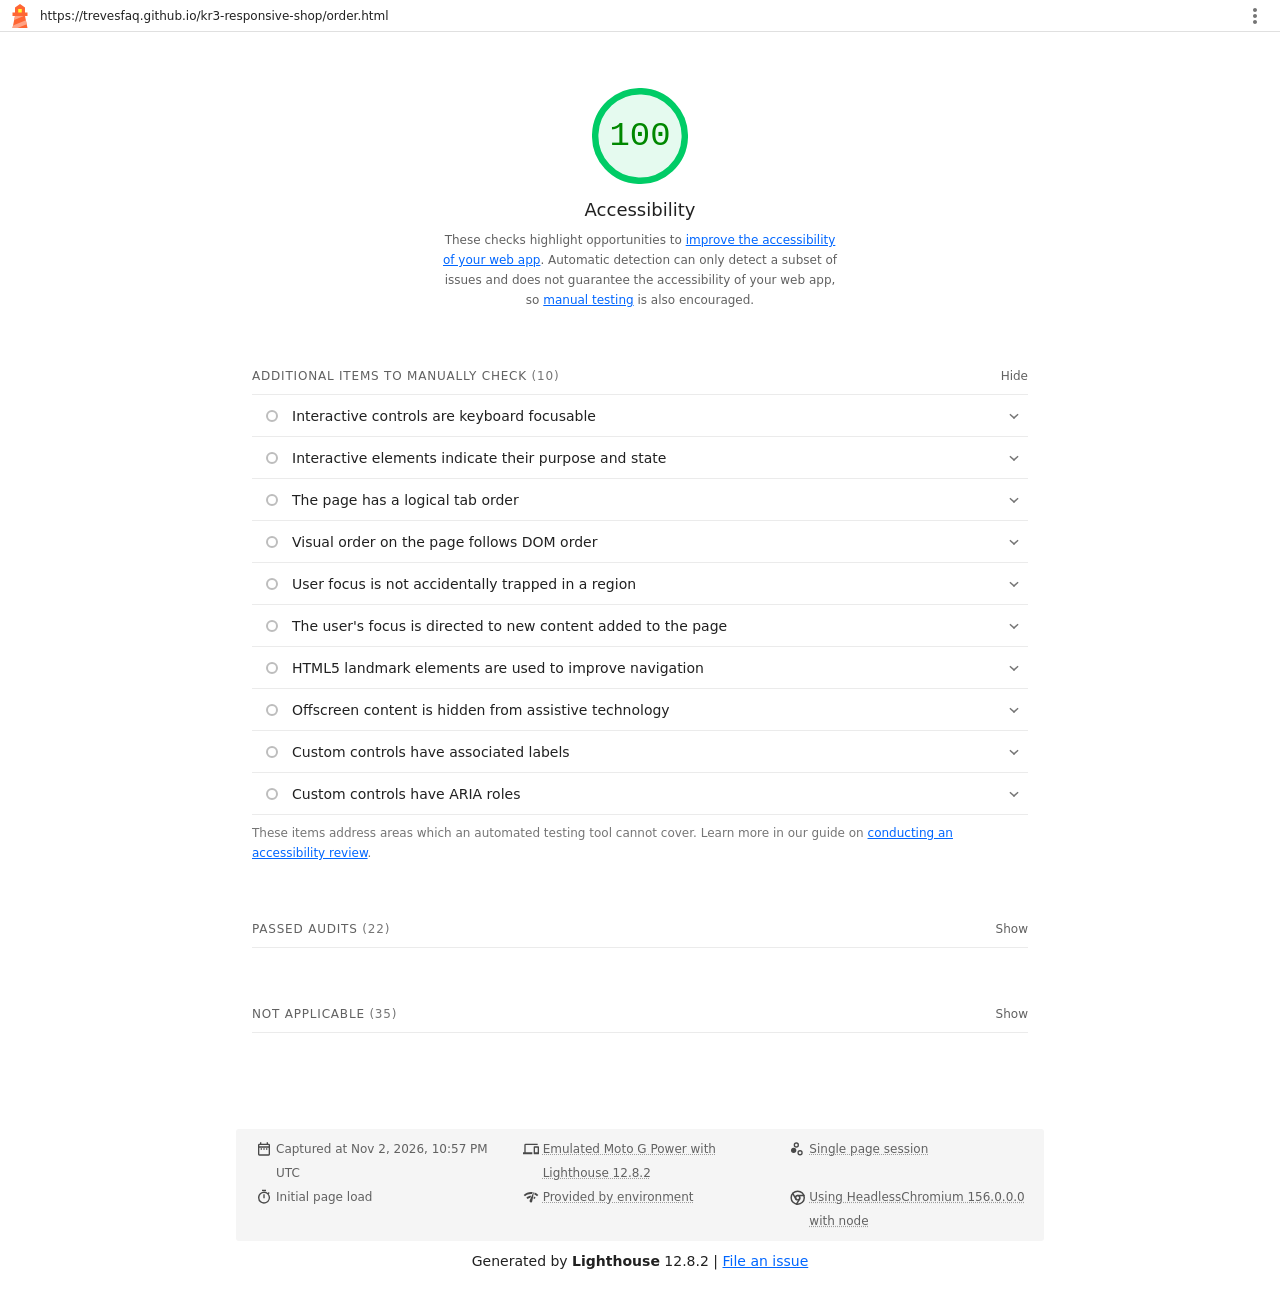
<file: lighthouse/after-order.html>
<!--
@license
Copyright 2018 Google LLC
SPDX-License-Identifier: Apache-2.0
-->
<!doctype html>
<html lang="en">
<head>
  <meta charset="utf-8">
  <meta name="viewport" content="width=device-width, initial-scale=1, minimum-scale=1">
  <link rel="icon" href='data:image/svg+xml;utf8,<svg fill="none" xmlns="http://www.w3.org/2000/svg" viewBox="0 0 48 48"><path d="m14 7 10-7 10 7v10h5v7h-5l5 24H9l5-24H9v-7h5V7Z" fill="%23F63"/><path d="M31.561 24H14l-1.689 8.105L31.561 24ZM18.983 48H9l1.022-4.907L35.723 32.27l1.663 7.98L18.983 48Z" fill="%23FFA385"/><path fill="%23FF3" d="M20.5 10h7v7h-7z"/></svg>'>
  <title>Lighthouse Report</title>
  <style>body {margin: 0}</style>
</head>
<body>
  <noscript>Lighthouse report requires JavaScript. Please enable.</noscript>

  <div id="lh-log"></div>

  <script>window.__LIGHTHOUSE_JSON__ = {"lighthouseVersion":"12.8.2","requestedUrl":"https://trevesfaq.github.io/kr3-responsive-shop/order.html","mainDocumentUrl":"https://trevesfaq.github.io/kr3-responsive-shop/order.html","finalDisplayedUrl":"https://trevesfaq.github.io/kr3-responsive-shop/order.html","finalUrl":"https://trevesfaq.github.io/kr3-responsive-shop/order.html","fetchTime":"2026-11-02T22:57:19.867Z","gatherMode":"navigation","runWarnings":[],"userAgent":"Mozilla/5.0 (Windows NT 10.0; Win64; x64) AppleWebKit/537.36 (KHTML, like Gecko) HeadlessChrome/156.0.0.0 Safari/537.36 Edg/156.0.0.0","environment":{"networkUserAgent":"Mozilla/5.0 (Linux; Android 11; moto g power (2022)) AppleWebKit/537.36 (KHTML, like Gecko) Chrome/136.0.0.0 Mobile Safari/537.36","hostUserAgent":"Mozilla/5.0 (Windows NT 10.0; Win64; x64) AppleWebKit/537.36 (KHTML, like Gecko) HeadlessChrome/156.0.0.0 Safari/537.36 Edg/156.0.0.0","benchmarkIndex":4224.5,"credits":{"axe-core":"4.14.0"}},"audits":{"accesskeys":{"id":"accesskeys","title":"`[accesskey]` values are unique","description":"Access keys let users quickly focus a part of the page. For proper navigation, each access key must be unique. [Learn more about access keys](https://dequeuniversity.com/rules/axe/4.10/accesskeys).","score":null,"scoreDisplayMode":"notApplicable"},"aria-allowed-attr":{"id":"aria-allowed-attr","title":"`[aria-*]` attributes match their roles","description":"Each ARIA `role` supports a specific subset of `aria-*` attributes. Mismatching these invalidates the `aria-*` attributes. [Learn how to match ARIA attributes to their roles](https://dequeuniversity.com/rules/axe/4.10/aria-allowed-attr).","score":1,"scoreDisplayMode":"binary","details":{"type":"table","headings":[{"key":"node","valueType":"node","subItemsHeading":{"key":"relatedNode","valueType":"node"},"label":"Failing Elements"}],"items":[]}},"aria-allowed-role":{"id":"aria-allowed-role","title":"Uses ARIA roles only on compatible elements","description":"Many HTML elements can only be assigned certain ARIA roles. Using ARIA roles where they are not allowed can interfere with the accessibility of the web page. [Learn more about ARIA roles](https://dequeuniversity.com/rules/axe/4.10/aria-allowed-role).","score":1,"scoreDisplayMode":"binary","details":{"type":"table","headings":[{"key":"node","valueType":"node","subItemsHeading":{"key":"relatedNode","valueType":"node"},"label":"Failing Elements"}],"items":[]}},"aria-command-name":{"id":"aria-command-name","title":"`button`, `link`, and `menuitem` elements have accessible names","description":"When an element doesn't have an accessible name, screen readers announce it with a generic name, making it unusable for users who rely on screen readers. [Learn how to make command elements more accessible](https://dequeuniversity.com/rules/axe/4.10/aria-command-name).","score":null,"scoreDisplayMode":"notApplicable"},"aria-conditional-attr":{"id":"aria-conditional-attr","title":"ARIA attributes are used as specified for the element's role","description":"Some ARIA attributes are only allowed on an element under certain conditions. [Learn more about conditional ARIA attributes](https://dequeuniversity.com/rules/axe/4.10/aria-conditional-attr).","score":1,"scoreDisplayMode":"binary","details":{"type":"table","headings":[{"key":"node","valueType":"node","subItemsHeading":{"key":"relatedNode","valueType":"node"},"label":"Failing Elements"}],"items":[]}},"aria-deprecated-role":{"id":"aria-deprecated-role","title":"Deprecated ARIA roles were not used","description":"Deprecated ARIA roles may not be processed correctly by assistive technology. [Learn more about deprecated ARIA roles](https://dequeuniversity.com/rules/axe/4.10/aria-deprecated-role).","score":null,"scoreDisplayMode":"notApplicable"},"aria-dialog-name":{"id":"aria-dialog-name","title":"Elements with `role=\"dialog\"` or `role=\"alertdialog\"` have accessible names.","description":"ARIA dialog elements without accessible names may prevent screen readers users from discerning the purpose of these elements. [Learn how to make ARIA dialog elements more accessible](https://dequeuniversity.com/rules/axe/4.10/aria-dialog-name).","score":null,"scoreDisplayMode":"notApplicable"},"aria-hidden-body":{"id":"aria-hidden-body","title":"`[aria-hidden=\"true\"]` is not present on the document `\u003cbody>`","description":"Assistive technologies, like screen readers, work inconsistently when `aria-hidden=\"true\"` is set on the document `\u003cbody>`. [Learn how `aria-hidden` affects the document body](https://dequeuniversity.com/rules/axe/4.10/aria-hidden-body).","score":1,"scoreDisplayMode":"binary","details":{"type":"table","headings":[{"key":"node","valueType":"node","subItemsHeading":{"key":"relatedNode","valueType":"node"},"label":"Failing Elements"}],"items":[]}},"aria-hidden-focus":{"id":"aria-hidden-focus","title":"`[aria-hidden=\"true\"]` elements do not contain focusable descendents","description":"Focusable descendents within an `[aria-hidden=\"true\"]` element prevent those interactive elements from being available to users of assistive technologies like screen readers. [Learn how `aria-hidden` affects focusable elements](https://dequeuniversity.com/rules/axe/4.10/aria-hidden-focus).","score":null,"scoreDisplayMode":"notApplicable"},"aria-input-field-name":{"id":"aria-input-field-name","title":"ARIA input fields have accessible names","description":"When an input field doesn't have an accessible name, screen readers announce it with a generic name, making it unusable for users who rely on screen readers. [Learn more about input field labels](https://dequeuniversity.com/rules/axe/4.10/aria-input-field-name).","score":null,"scoreDisplayMode":"notApplicable"},"aria-meter-name":{"id":"aria-meter-name","title":"ARIA `meter` elements have accessible names","description":"When a meter element doesn't have an accessible name, screen readers announce it with a generic name, making it unusable for users who rely on screen readers. [Learn how to name `meter` elements](https://dequeuniversity.com/rules/axe/4.10/aria-meter-name).","score":null,"scoreDisplayMode":"notApplicable"},"aria-progressbar-name":{"id":"aria-progressbar-name","title":"ARIA `progressbar` elements have accessible names","description":"When a `progressbar` element doesn't have an accessible name, screen readers announce it with a generic name, making it unusable for users who rely on screen readers. [Learn how to label `progressbar` elements](https://dequeuniversity.com/rules/axe/4.10/aria-progressbar-name).","score":null,"scoreDisplayMode":"notApplicable"},"aria-prohibited-attr":{"id":"aria-prohibited-attr","title":"Elements use only permitted ARIA attributes","description":"Using ARIA attributes in roles where they are prohibited can mean that important information is not communicated to users of assistive technologies. [Learn more about prohibited ARIA roles](https://dequeuniversity.com/rules/axe/4.10/aria-prohibited-attr).","score":1,"scoreDisplayMode":"binary","details":{"type":"table","headings":[{"key":"node","valueType":"node","subItemsHeading":{"key":"relatedNode","valueType":"node"},"label":"Failing Elements"}],"items":[]}},"aria-required-attr":{"id":"aria-required-attr","title":"`[role]`s have all required `[aria-*]` attributes","description":"Some ARIA roles have required attributes that describe the state of the element to screen readers. [Learn more about roles and required attributes](https://dequeuniversity.com/rules/axe/4.10/aria-required-attr).","score":null,"scoreDisplayMode":"notApplicable"},"aria-required-children":{"id":"aria-required-children","title":"Elements with an ARIA `[role]` that require children to contain a specific `[role]` have all required children.","description":"Some ARIA parent roles must contain specific child roles to perform their intended accessibility functions. [Learn more about roles and required children elements](https://dequeuniversity.com/rules/axe/4.10/aria-required-children).","score":null,"scoreDisplayMode":"notApplicable"},"aria-required-parent":{"id":"aria-required-parent","title":"`[role]`s are contained by their required parent element","description":"Some ARIA child roles must be contained by specific parent roles to properly perform their intended accessibility functions. [Learn more about ARIA roles and required parent element](https://dequeuniversity.com/rules/axe/4.10/aria-required-parent).","score":null,"scoreDisplayMode":"notApplicable"},"aria-roles":{"id":"aria-roles","title":"`[role]` values are valid","description":"ARIA roles must have valid values in order to perform their intended accessibility functions. [Learn more about valid ARIA roles](https://dequeuniversity.com/rules/axe/4.10/aria-roles).","score":null,"scoreDisplayMode":"notApplicable"},"aria-text":{"id":"aria-text","title":"Elements with the `role=text` attribute do not have focusable descendents.","description":"Adding `role=text` around a text node split by markup enables VoiceOver to treat it as one phrase, but the element's focusable descendents will not be announced. [Learn more about the `role=text` attribute](https://dequeuniversity.com/rules/axe/4.10/aria-text).","score":null,"scoreDisplayMode":"notApplicable"},"aria-toggle-field-name":{"id":"aria-toggle-field-name","title":"ARIA toggle fields have accessible names","description":"When a toggle field doesn't have an accessible name, screen readers announce it with a generic name, making it unusable for users who rely on screen readers. [Learn more about toggle fields](https://dequeuniversity.com/rules/axe/4.10/aria-toggle-field-name).","score":null,"scoreDisplayMode":"notApplicable"},"aria-tooltip-name":{"id":"aria-tooltip-name","title":"ARIA `tooltip` elements have accessible names","description":"When a tooltip element doesn't have an accessible name, screen readers announce it with a generic name, making it unusable for users who rely on screen readers. [Learn how to name `tooltip` elements](https://dequeuniversity.com/rules/axe/4.10/aria-tooltip-name).","score":null,"scoreDisplayMode":"notApplicable"},"aria-treeitem-name":{"id":"aria-treeitem-name","title":"ARIA `treeitem` elements have accessible names","description":"When a `treeitem` element doesn't have an accessible name, screen readers announce it with a generic name, making it unusable for users who rely on screen readers. [Learn more about labeling `treeitem` elements](https://dequeuniversity.com/rules/axe/4.10/aria-treeitem-name).","score":null,"scoreDisplayMode":"notApplicable"},"aria-valid-attr-value":{"id":"aria-valid-attr-value","title":"`[aria-*]` attributes have valid values","description":"Assistive technologies, like screen readers, can't interpret ARIA attributes with invalid values. [Learn more about valid values for ARIA attributes](https://dequeuniversity.com/rules/axe/4.10/aria-valid-attr-value).","score":1,"scoreDisplayMode":"binary","details":{"type":"table","headings":[{"key":"node","valueType":"node","subItemsHeading":{"key":"relatedNode","valueType":"node"},"label":"Failing Elements"}],"items":[]}},"aria-valid-attr":{"id":"aria-valid-attr","title":"`[aria-*]` attributes are valid and not misspelled","description":"Assistive technologies, like screen readers, can't interpret ARIA attributes with invalid names. [Learn more about valid ARIA attributes](https://dequeuniversity.com/rules/axe/4.10/aria-valid-attr).","score":1,"scoreDisplayMode":"binary","details":{"type":"table","headings":[{"key":"node","valueType":"node","subItemsHeading":{"key":"relatedNode","valueType":"node"},"label":"Failing Elements"}],"items":[]}},"button-name":{"id":"button-name","title":"Buttons have an accessible name","description":"When a button doesn't have an accessible name, screen readers announce it as \"button\", making it unusable for users who rely on screen readers. [Learn how to make buttons more accessible](https://dequeuniversity.com/rules/axe/4.10/button-name).","score":1,"scoreDisplayMode":"binary","details":{"type":"table","headings":[{"key":"node","valueType":"node","subItemsHeading":{"key":"relatedNode","valueType":"node"},"label":"Failing Elements"}],"items":[]}},"bypass":{"id":"bypass","title":"The page contains a heading, skip link, or landmark region","description":"Adding ways to bypass repetitive content lets keyboard users navigate the page more efficiently. [Learn more about bypass blocks](https://dequeuniversity.com/rules/axe/4.10/bypass).","score":null,"scoreDisplayMode":"notApplicable"},"color-contrast":{"id":"color-contrast","title":"Background and foreground colors have a sufficient contrast ratio","description":"Low-contrast text is difficult or impossible for many users to read. [Learn how to provide sufficient color contrast](https://dequeuniversity.com/rules/axe/4.10/color-contrast).","score":1,"scoreDisplayMode":"binary","details":{"type":"table","headings":[{"key":"node","valueType":"node","subItemsHeading":{"key":"relatedNode","valueType":"node"},"label":"Failing Elements"}],"items":[]}},"definition-list":{"id":"definition-list","title":"`\u003cdl>`'s contain only properly-ordered `\u003cdt>` and `\u003cdd>` groups, `\u003cscript>`, `\u003ctemplate>` or `\u003cdiv>` elements.","description":"When definition lists are not properly marked up, screen readers may produce confusing or inaccurate output. [Learn how to structure definition lists correctly](https://dequeuniversity.com/rules/axe/4.10/definition-list).","score":null,"scoreDisplayMode":"notApplicable"},"dlitem":{"id":"dlitem","title":"Definition list items are wrapped in `\u003cdl>` elements","description":"Definition list items (`\u003cdt>` and `\u003cdd>`) must be wrapped in a parent `\u003cdl>` element to ensure that screen readers can properly announce them. [Learn how to structure definition lists correctly](https://dequeuniversity.com/rules/axe/4.10/dlitem).","score":null,"scoreDisplayMode":"notApplicable"},"document-title":{"id":"document-title","title":"Document has a `\u003ctitle>` element","description":"The title gives screen reader users an overview of the page, and search engine users rely on it heavily to determine if a page is relevant to their search. [Learn more about document titles](https://dequeuniversity.com/rules/axe/4.10/document-title).","score":1,"scoreDisplayMode":"binary","details":{"type":"table","headings":[{"key":"node","valueType":"node","subItemsHeading":{"key":"relatedNode","valueType":"node"},"label":"Failing Elements"}],"items":[]}},"duplicate-id-aria":{"id":"duplicate-id-aria","title":"ARIA IDs are unique","description":"The value of an ARIA ID must be unique to prevent other instances from being overlooked by assistive technologies. [Learn how to fix duplicate ARIA IDs](https://dequeuniversity.com/rules/axe/4.10/duplicate-id-aria).","score":null,"scoreDisplayMode":"notApplicable"},"empty-heading":{"id":"empty-heading","title":"All heading elements contain content.","description":"A heading with no content or inaccessible text prevent screen reader users from accessing information on the page's structure. [Learn more about headings](https://dequeuniversity.com/rules/axe/4.10/empty-heading).","score":null,"scoreDisplayMode":"notApplicable"},"form-field-multiple-labels":{"id":"form-field-multiple-labels","title":"No form fields have multiple labels","description":"Form fields with multiple labels can be confusingly announced by assistive technologies like screen readers which use either the first, the last, or all of the labels. [Learn how to use form labels](https://dequeuniversity.com/rules/axe/4.10/form-field-multiple-labels).","score":null,"scoreDisplayMode":"notApplicable"},"frame-title":{"id":"frame-title","title":"`\u003cframe>` or `\u003ciframe>` elements have a title","description":"Screen reader users rely on frame titles to describe the contents of frames. [Learn more about frame titles](https://dequeuniversity.com/rules/axe/4.10/frame-title).","score":null,"scoreDisplayMode":"notApplicable"},"heading-order":{"id":"heading-order","title":"Heading elements appear in a sequentially-descending order","description":"Properly ordered headings that do not skip levels convey the semantic structure of the page, making it easier to navigate and understand when using assistive technologies. [Learn more about heading order](https://dequeuniversity.com/rules/axe/4.10/heading-order).","score":1,"scoreDisplayMode":"binary","details":{"type":"table","headings":[{"key":"node","valueType":"node","subItemsHeading":{"key":"relatedNode","valueType":"node"},"label":"Failing Elements"}],"items":[]}},"html-has-lang":{"id":"html-has-lang","title":"`\u003chtml>` element has a `[lang]` attribute","description":"If a page doesn't specify a `lang` attribute, a screen reader assumes that the page is in the default language that the user chose when setting up the screen reader. If the page isn't actually in the default language, then the screen reader might not announce the page's text correctly. [Learn more about the `lang` attribute](https://dequeuniversity.com/rules/axe/4.10/html-has-lang).","score":1,"scoreDisplayMode":"binary","details":{"type":"table","headings":[{"key":"node","valueType":"node","subItemsHeading":{"key":"relatedNode","valueType":"node"},"label":"Failing Elements"}],"items":[]}},"html-lang-valid":{"id":"html-lang-valid","title":"`\u003chtml>` element has a valid value for its `[lang]` attribute","description":"Specifying a valid [BCP 47 language](https://www.w3.org/International/questions/qa-choosing-language-tags#question) helps screen readers announce text properly. [Learn how to use the `lang` attribute](https://dequeuniversity.com/rules/axe/4.10/html-lang-valid).","score":1,"scoreDisplayMode":"binary","details":{"type":"table","headings":[{"key":"node","valueType":"node","subItemsHeading":{"key":"relatedNode","valueType":"node"},"label":"Failing Elements"}],"items":[]}},"html-xml-lang-mismatch":{"id":"html-xml-lang-mismatch","title":"`\u003chtml>` element has an `[xml:lang]` attribute with the same base language as the `[lang]` attribute.","description":"If the webpage does not specify a consistent language, then the screen reader might not announce the page's text correctly. [Learn more about the `lang` attribute](https://dequeuniversity.com/rules/axe/4.10/html-xml-lang-mismatch).","score":null,"scoreDisplayMode":"notApplicable"},"identical-links-same-purpose":{"id":"identical-links-same-purpose","title":"Identical links have the same purpose.","description":"Links with the same destination should have the same description, to help users understand the link's purpose and decide whether to follow it. [Learn more about identical links](https://dequeuniversity.com/rules/axe/4.10/identical-links-same-purpose).","score":null,"scoreDisplayMode":"notApplicable"},"image-alt":{"id":"image-alt","title":"Image elements have `[alt]` attributes","description":"Informative elements should aim for short, descriptive alternate text. Decorative elements can be ignored with an empty alt attribute. [Learn more about the `alt` attribute](https://dequeuniversity.com/rules/axe/4.10/image-alt).","score":null,"scoreDisplayMode":"notApplicable"},"image-redundant-alt":{"id":"image-redundant-alt","title":"Image elements do not have `[alt]` attributes that are redundant text.","description":"Informative elements should aim for short, descriptive alternative text. Alternative text that is exactly the same as the text adjacent to the link or image is potentially confusing for screen reader users, because the text will be read twice. [Learn more about the `alt` attribute](https://dequeuniversity.com/rules/axe/4.10/image-redundant-alt).","score":null,"scoreDisplayMode":"notApplicable"},"input-button-name":{"id":"input-button-name","title":"Input buttons have discernible text.","description":"Adding discernable and accessible text to input buttons may help screen reader users understand the purpose of the input button. [Learn more about input buttons](https://dequeuniversity.com/rules/axe/4.10/input-button-name).","score":null,"scoreDisplayMode":"notApplicable"},"input-image-alt":{"id":"input-image-alt","title":"`\u003cinput type=\"image\">` elements have `[alt]` text","description":"When an image is being used as an `\u003cinput>` button, providing alternative text can help screen reader users understand the purpose of the button. [Learn about input image alt text](https://dequeuniversity.com/rules/axe/4.10/input-image-alt).","score":null,"scoreDisplayMode":"notApplicable"},"label-content-name-mismatch":{"id":"label-content-name-mismatch","title":"Elements with visible text labels have matching accessible names.","description":"Visible text labels that do not match the accessible name can result in a confusing experience for screen reader users. [Learn more about accessible names](https://dequeuniversity.com/rules/axe/4.10/label-content-name-mismatch).","score":1,"scoreDisplayMode":"binary","details":{"type":"table","headings":[{"key":"node","valueType":"node","subItemsHeading":{"key":"relatedNode","valueType":"node"},"label":"Failing Elements"}],"items":[]}},"label":{"id":"label","title":"Form elements have associated labels","description":"Labels ensure that form controls are announced properly by assistive technologies, like screen readers. [Learn more about form element labels](https://dequeuniversity.com/rules/axe/4.10/label).","score":1,"scoreDisplayMode":"binary","details":{"type":"table","headings":[{"key":"node","valueType":"node","subItemsHeading":{"key":"relatedNode","valueType":"node"},"label":"Failing Elements"}],"items":[]}},"landmark-one-main":{"id":"landmark-one-main","title":"Document has a main landmark.","description":"One main landmark helps screen reader users navigate a web page. [Learn more about landmarks](https://dequeuniversity.com/rules/axe/4.10/landmark-one-main).","score":null,"scoreDisplayMode":"notApplicable"},"link-name":{"id":"link-name","title":"Links have a discernible name","description":"Link text (and alternate text for images, when used as links) that is discernible, unique, and focusable improves the navigation experience for screen reader users. [Learn how to make links accessible](https://dequeuniversity.com/rules/axe/4.10/link-name).","score":1,"scoreDisplayMode":"binary","details":{"type":"table","headings":[{"key":"node","valueType":"node","subItemsHeading":{"key":"relatedNode","valueType":"node"},"label":"Failing Elements"}],"items":[]}},"link-in-text-block":{"id":"link-in-text-block","title":"Links are distinguishable without relying on color.","description":"Low-contrast text is difficult or impossible for many users to read. Link text that is discernible improves the experience for users with low vision. [Learn how to make links distinguishable](https://dequeuniversity.com/rules/axe/4.10/link-in-text-block).","score":null,"scoreDisplayMode":"notApplicable"},"list":{"id":"list","title":"Lists contain only `\u003cli>` elements and script supporting elements (`\u003cscript>` and `\u003ctemplate>`).","description":"Screen readers have a specific way of announcing lists. Ensuring proper list structure aids screen reader output. [Learn more about proper list structure](https://dequeuniversity.com/rules/axe/4.10/list).","score":1,"scoreDisplayMode":"binary","details":{"type":"table","headings":[{"key":"node","valueType":"node","subItemsHeading":{"key":"relatedNode","valueType":"node"},"label":"Failing Elements"}],"items":[]}},"listitem":{"id":"listitem","title":"List items (`\u003cli>`) are contained within `\u003cul>`, `\u003col>` or `\u003cmenu>` parent elements","description":"Screen readers require list items (`\u003cli>`) to be contained within a parent `\u003cul>`, `\u003col>` or `\u003cmenu>` to be announced properly. [Learn more about proper list structure](https://dequeuniversity.com/rules/axe/4.10/listitem).","score":1,"scoreDisplayMode":"binary","details":{"type":"table","headings":[{"key":"node","valueType":"node","subItemsHeading":{"key":"relatedNode","valueType":"node"},"label":"Failing Elements"}],"items":[]}},"meta-refresh":{"id":"meta-refresh","title":"The document does not use `\u003cmeta http-equiv=\"refresh\">`","description":"Users do not expect a page to refresh automatically, and doing so will move focus back to the top of the page. This may create a frustrating or confusing experience. [Learn more about the refresh meta tag](https://dequeuniversity.com/rules/axe/4.10/meta-refresh).","score":null,"scoreDisplayMode":"notApplicable"},"meta-viewport":{"id":"meta-viewport","title":"`[user-scalable=\"no\"]` is not used in the `\u003cmeta name=\"viewport\">` element and the `[maximum-scale]` attribute is not less than 5.","description":"Disabling zooming is problematic for users with low vision who rely on screen magnification to properly see the contents of a web page. [Learn more about the viewport meta tag](https://dequeuniversity.com/rules/axe/4.10/meta-viewport).","score":1,"scoreDisplayMode":"binary","details":{"type":"table","headings":[{"key":"node","valueType":"node","subItemsHeading":{"key":"relatedNode","valueType":"node"},"label":"Failing Elements"}],"items":[]}},"object-alt":{"id":"object-alt","title":"`\u003cobject>` elements have alternate text","description":"Screen readers cannot translate non-text content. Adding alternate text to `\u003cobject>` elements helps screen readers convey meaning to users. [Learn more about alt text for `object` elements](https://dequeuniversity.com/rules/axe/4.10/object-alt).","score":null,"scoreDisplayMode":"notApplicable"},"select-name":{"id":"select-name","title":"Select elements have associated label elements.","description":"Form elements without effective labels can create frustrating experiences for screen reader users. [Learn more about the `select` element](https://dequeuniversity.com/rules/axe/4.10/select-name).","score":1,"scoreDisplayMode":"binary","details":{"type":"table","headings":[{"key":"node","valueType":"node","subItemsHeading":{"key":"relatedNode","valueType":"node"},"label":"Failing Elements"}],"items":[]}},"skip-link":{"id":"skip-link","title":"Skip links are focusable.","description":"Including a skip link can help users skip to the main content to save time. [Learn more about skip links](https://dequeuniversity.com/rules/axe/4.10/skip-link).","score":1,"scoreDisplayMode":"binary","details":{"type":"table","headings":[{"key":"node","valueType":"node","subItemsHeading":{"key":"relatedNode","valueType":"node"},"label":"Failing Elements"}],"items":[]}},"tabindex":{"id":"tabindex","title":"No element has a `[tabindex]` value greater than 0","description":"A value greater than 0 implies an explicit navigation ordering. Although technically valid, this often creates frustrating experiences for users who rely on assistive technologies. [Learn more about the `tabindex` attribute](https://dequeuniversity.com/rules/axe/4.10/tabindex).","score":1,"scoreDisplayMode":"binary","details":{"type":"table","headings":[{"key":"node","valueType":"node","subItemsHeading":{"key":"relatedNode","valueType":"node"},"label":"Failing Elements"}],"items":[]}},"table-duplicate-name":{"id":"table-duplicate-name","title":"Tables have different content in the summary attribute and `\u003ccaption>`.","description":"The summary attribute should describe the table structure, while `\u003ccaption>` should have the onscreen title. Accurate table mark-up helps users of screen readers. [Learn more about summary and caption](https://dequeuniversity.com/rules/axe/4.10/table-duplicate-name).","score":null,"scoreDisplayMode":"notApplicable"},"table-fake-caption":{"id":"table-fake-caption","title":"Tables use `\u003ccaption>` instead of cells with the `[colspan]` attribute to indicate a caption.","description":"Screen readers have features to make navigating tables easier. Ensuring that tables use the actual caption element instead of cells with the `[colspan]` attribute may improve the experience for screen reader users. [Learn more about captions](https://dequeuniversity.com/rules/axe/4.10/table-fake-caption).","score":null,"scoreDisplayMode":"notApplicable"},"target-size":{"id":"target-size","title":"Touch targets have sufficient size and spacing.","description":"Touch targets with sufficient size and spacing help users who may have difficulty targeting small controls to activate the targets. [Learn more about touch targets](https://dequeuniversity.com/rules/axe/4.10/target-size).","score":1,"scoreDisplayMode":"binary","details":{"type":"table","headings":[{"key":"node","valueType":"node","subItemsHeading":{"key":"relatedNode","valueType":"node"},"label":"Failing Elements"}],"items":[]}},"td-has-header":{"id":"td-has-header","title":"`\u003ctd>` elements in a large `\u003ctable>` have one or more table headers.","description":"Screen readers have features to make navigating tables easier. Ensuring that `\u003ctd>` elements in a large table (3 or more cells in width and height) have an associated table header may improve the experience for screen reader users. [Learn more about table headers](https://dequeuniversity.com/rules/axe/4.10/td-has-header).","score":null,"scoreDisplayMode":"notApplicable"},"td-headers-attr":{"id":"td-headers-attr","title":"Cells in a `\u003ctable>` element that use the `[headers]` attribute refer to table cells within the same table.","description":"Screen readers have features to make navigating tables easier. Ensuring `\u003ctd>` cells using the `[headers]` attribute only refer to other cells in the same table may improve the experience for screen reader users. [Learn more about the `headers` attribute](https://dequeuniversity.com/rules/axe/4.10/td-headers-attr).","score":null,"scoreDisplayMode":"notApplicable"},"th-has-data-cells":{"id":"th-has-data-cells","title":"`\u003cth>` elements and elements with `[role=\"columnheader\"/\"rowheader\"]` have data cells they describe.","description":"Screen readers have features to make navigating tables easier. Ensuring table headers always refer to some set of cells may improve the experience for screen reader users. [Learn more about table headers](https://dequeuniversity.com/rules/axe/4.10/th-has-data-cells).","score":null,"scoreDisplayMode":"notApplicable"},"valid-lang":{"id":"valid-lang","title":"`[lang]` attributes have a valid value","description":"Specifying a valid [BCP 47 language](https://www.w3.org/International/questions/qa-choosing-language-tags#question) on elements helps ensure that text is pronounced correctly by a screen reader. [Learn how to use the `lang` attribute](https://dequeuniversity.com/rules/axe/4.10/valid-lang).","score":null,"scoreDisplayMode":"notApplicable"},"video-caption":{"id":"video-caption","title":"`\u003cvideo>` elements contain a `\u003ctrack>` element with `[kind=\"captions\"]`","description":"When a video provides a caption it is easier for deaf and hearing impaired users to access its information. [Learn more about video captions](https://dequeuniversity.com/rules/axe/4.10/video-caption).","score":null,"scoreDisplayMode":"notApplicable"},"custom-controls-labels":{"id":"custom-controls-labels","title":"Custom controls have associated labels","description":"Custom interactive controls have associated labels, provided by aria-label or aria-labelledby. [Learn more about custom controls and labels](https://developer.chrome.com/docs/lighthouse/accessibility/custom-controls-labels/).","score":null,"scoreDisplayMode":"manual"},"custom-controls-roles":{"id":"custom-controls-roles","title":"Custom controls have ARIA roles","description":"Custom interactive controls have appropriate ARIA roles. [Learn how to add roles to custom controls](https://developer.chrome.com/docs/lighthouse/accessibility/custom-control-roles/).","score":null,"scoreDisplayMode":"manual"},"focus-traps":{"id":"focus-traps","title":"User focus is not accidentally trapped in a region","description":"A user can tab into and out of any control or region without accidentally trapping their focus. [Learn how to avoid focus traps](https://developer.chrome.com/docs/lighthouse/accessibility/focus-traps/).","score":null,"scoreDisplayMode":"manual"},"focusable-controls":{"id":"focusable-controls","title":"Interactive controls are keyboard focusable","description":"Custom interactive controls are keyboard focusable and display a focus indicator. [Learn how to make custom controls focusable](https://developer.chrome.com/docs/lighthouse/accessibility/focusable-controls/).","score":null,"scoreDisplayMode":"manual"},"interactive-element-affordance":{"id":"interactive-element-affordance","title":"Interactive elements indicate their purpose and state","description":"Interactive elements, such as links and buttons, should indicate their state and be distinguishable from non-interactive elements. [Learn how to decorate interactive elements with affordance hints](https://developer.chrome.com/docs/lighthouse/accessibility/interactive-element-affordance/).","score":null,"scoreDisplayMode":"manual"},"logical-tab-order":{"id":"logical-tab-order","title":"The page has a logical tab order","description":"Tabbing through the page follows the visual layout. Users cannot focus elements that are offscreen. [Learn more about logical tab ordering](https://developer.chrome.com/docs/lighthouse/accessibility/logical-tab-order/).","score":null,"scoreDisplayMode":"manual"},"managed-focus":{"id":"managed-focus","title":"The user's focus is directed to new content added to the page","description":"If new content, such as a dialog, is added to the page, the user's focus is directed to it. [Learn how to direct focus to new content](https://developer.chrome.com/docs/lighthouse/accessibility/managed-focus/).","score":null,"scoreDisplayMode":"manual"},"offscreen-content-hidden":{"id":"offscreen-content-hidden","title":"Offscreen content is hidden from assistive technology","description":"Offscreen content is hidden with display: none or aria-hidden=true. [Learn how to properly hide offscreen content](https://developer.chrome.com/docs/lighthouse/accessibility/offscreen-content-hidden/).","score":null,"scoreDisplayMode":"manual"},"use-landmarks":{"id":"use-landmarks","title":"HTML5 landmark elements are used to improve navigation","description":"Landmark elements (`\u003cmain>`, `\u003cnav>`, etc.) are used to improve the keyboard navigation of the page for assistive technology. [Learn more about landmark elements](https://developer.chrome.com/docs/lighthouse/accessibility/use-landmarks/).","score":null,"scoreDisplayMode":"manual"},"visual-order-follows-dom":{"id":"visual-order-follows-dom","title":"Visual order on the page follows DOM order","description":"DOM order matches the visual order, improving navigation for assistive technology. [Learn more about DOM and visual ordering](https://developer.chrome.com/docs/lighthouse/accessibility/visual-order-follows-dom/).","score":null,"scoreDisplayMode":"manual"}},"configSettings":{"output":"html","maxWaitForFcp":30000,"maxWaitForLoad":45000,"pauseAfterFcpMs":5250,"pauseAfterLoadMs":5250,"networkQuietThresholdMs":5250,"cpuQuietThresholdMs":5250,"formFactor":"mobile","throttling":{"rttMs":150,"throughputKbps":1638.4,"requestLatencyMs":562.5,"downloadThroughputKbps":1474.5600000000002,"uploadThroughputKbps":675,"cpuSlowdownMultiplier":4},"throttlingMethod":"provided","screenEmulation":{"mobile":true,"width":412,"height":823,"deviceScaleFactor":1.75,"disabled":false},"emulatedUserAgent":"Mozilla/5.0 (Linux; Android 11; moto g power (2022)) AppleWebKit/537.36 (KHTML, like Gecko) Chrome/136.0.0.0 Mobile Safari/537.36","auditMode":false,"gatherMode":false,"clearStorageTypes":["file_systems","shader_cache","service_workers","cache_storage"],"disableStorageReset":false,"debugNavigation":false,"channel":"node","usePassiveGathering":false,"disableFullPageScreenshot":false,"skipAboutBlank":false,"blankPage":"about:blank","ignoreStatusCode":false,"locale":"en-US","blockedUrlPatterns":null,"additionalTraceCategories":null,"extraHeaders":null,"precomputedLanternData":null,"onlyAudits":null,"onlyCategories":["accessibility"],"skipAudits":null},"categories":{"accessibility":{"title":"Accessibility","description":"These checks highlight opportunities to [improve the accessibility of your web app](https://developer.chrome.com/docs/lighthouse/accessibility/). Automatic detection can only detect a subset of issues and does not guarantee the accessibility of your web app, so [manual testing](https://web.dev/articles/how-to-review) is also encouraged.","manualDescription":"These items address areas which an automated testing tool cannot cover. Learn more in our guide on [conducting an accessibility review](https://web.dev/articles/how-to-review).","supportedModes":["navigation","snapshot"],"auditRefs":[{"id":"accesskeys","weight":0,"group":"a11y-navigation"},{"id":"aria-allowed-attr","weight":10,"group":"a11y-aria"},{"id":"aria-allowed-role","weight":1,"group":"a11y-aria"},{"id":"aria-command-name","weight":0,"group":"a11y-aria"},{"id":"aria-conditional-attr","weight":7,"group":"a11y-aria"},{"id":"aria-deprecated-role","weight":0,"group":"a11y-aria"},{"id":"aria-dialog-name","weight":0,"group":"a11y-aria"},{"id":"aria-hidden-body","weight":10,"group":"a11y-aria"},{"id":"aria-hidden-focus","weight":0,"group":"a11y-aria"},{"id":"aria-input-field-name","weight":0,"group":"a11y-aria"},{"id":"aria-meter-name","weight":0,"group":"a11y-aria"},{"id":"aria-progressbar-name","weight":0,"group":"a11y-aria"},{"id":"aria-prohibited-attr","weight":7,"group":"a11y-aria"},{"id":"aria-required-attr","weight":0,"group":"a11y-aria"},{"id":"aria-required-children","weight":0,"group":"a11y-aria"},{"id":"aria-required-parent","weight":0,"group":"a11y-aria"},{"id":"aria-roles","weight":0,"group":"a11y-aria"},{"id":"aria-text","weight":0,"group":"a11y-aria"},{"id":"aria-toggle-field-name","weight":0,"group":"a11y-aria"},{"id":"aria-tooltip-name","weight":0,"group":"a11y-aria"},{"id":"aria-treeitem-name","weight":0,"group":"a11y-aria"},{"id":"aria-valid-attr-value","weight":10,"group":"a11y-aria"},{"id":"aria-valid-attr","weight":10,"group":"a11y-aria"},{"id":"button-name","weight":10,"group":"a11y-names-labels"},{"id":"bypass","weight":0,"group":"a11y-navigation"},{"id":"color-contrast","weight":7,"group":"a11y-color-contrast"},{"id":"definition-list","weight":0,"group":"a11y-tables-lists"},{"id":"dlitem","weight":0,"group":"a11y-tables-lists"},{"id":"document-title","weight":7,"group":"a11y-names-labels"},{"id":"duplicate-id-aria","weight":0,"group":"a11y-aria"},{"id":"form-field-multiple-labels","weight":0,"group":"a11y-names-labels"},{"id":"frame-title","weight":0,"group":"a11y-names-labels"},{"id":"heading-order","weight":3,"group":"a11y-navigation"},{"id":"html-has-lang","weight":7,"group":"a11y-language"},{"id":"html-lang-valid","weight":7,"group":"a11y-language"},{"id":"html-xml-lang-mismatch","weight":0,"group":"a11y-language"},{"id":"image-alt","weight":0,"group":"a11y-names-labels"},{"id":"image-redundant-alt","weight":0,"group":"a11y-names-labels"},{"id":"input-button-name","weight":0,"group":"a11y-names-labels"},{"id":"input-image-alt","weight":0,"group":"a11y-names-labels"},{"id":"label","weight":7,"group":"a11y-names-labels"},{"id":"link-in-text-block","weight":0,"group":"a11y-color-contrast"},{"id":"link-name","weight":7,"group":"a11y-names-labels"},{"id":"list","weight":7,"group":"a11y-tables-lists"},{"id":"listitem","weight":7,"group":"a11y-tables-lists"},{"id":"meta-refresh","weight":0,"group":"a11y-best-practices"},{"id":"meta-viewport","weight":10,"group":"a11y-best-practices"},{"id":"object-alt","weight":0,"group":"a11y-names-labels"},{"id":"select-name","weight":7,"group":"a11y-names-labels"},{"id":"skip-link","weight":3,"group":"a11y-names-labels"},{"id":"tabindex","weight":7,"group":"a11y-navigation"},{"id":"table-duplicate-name","weight":0,"group":"a11y-tables-lists"},{"id":"target-size","weight":7,"group":"a11y-best-practices"},{"id":"td-headers-attr","weight":0,"group":"a11y-tables-lists"},{"id":"th-has-data-cells","weight":0,"group":"a11y-tables-lists"},{"id":"valid-lang","weight":0,"group":"a11y-language"},{"id":"video-caption","weight":0,"group":"a11y-audio-video"},{"id":"focusable-controls","weight":0},{"id":"interactive-element-affordance","weight":0},{"id":"logical-tab-order","weight":0},{"id":"visual-order-follows-dom","weight":0},{"id":"focus-traps","weight":0},{"id":"managed-focus","weight":0},{"id":"use-landmarks","weight":0},{"id":"offscreen-content-hidden","weight":0},{"id":"custom-controls-labels","weight":0},{"id":"custom-controls-roles","weight":0},{"id":"empty-heading","weight":0,"group":"hidden"},{"id":"identical-links-same-purpose","weight":0,"group":"hidden"},{"id":"landmark-one-main","weight":0,"group":"hidden"},{"id":"label-content-name-mismatch","weight":0,"group":"hidden"},{"id":"table-fake-caption","weight":0,"group":"hidden"},{"id":"td-has-header","weight":0,"group":"hidden"}],"id":"accessibility","score":1}},"categoryGroups":{"metrics":{"title":"Metrics"},"insights":{"title":"Insights","description":"These insights are also available in the Chrome DevTools Performance Panel - [record a trace](https://developer.chrome.com/docs/devtools/performance/reference) to view more detailed information."},"diagnostics":{"title":"Diagnostics","description":"More information about the performance of your application. These numbers don't [directly affect](https://developer.chrome.com/docs/lighthouse/performance/performance-scoring/) the Performance score."},"a11y-best-practices":{"title":"Best practices","description":"These items highlight common accessibility best practices."},"a11y-color-contrast":{"title":"Contrast","description":"These are opportunities to improve the legibility of your content."},"a11y-names-labels":{"title":"Names and labels","description":"These are opportunities to improve the semantics of the controls in your application. This may enhance the experience for users of assistive technology, like a screen reader."},"a11y-navigation":{"title":"Navigation","description":"These are opportunities to improve keyboard navigation in your application."},"a11y-aria":{"title":"ARIA","description":"These are opportunities to improve the usage of ARIA in your application which may enhance the experience for users of assistive technology, like a screen reader."},"a11y-language":{"title":"Internationalization and localization","description":"These are opportunities to improve the interpretation of your content by users in different locales."},"a11y-audio-video":{"title":"Audio and video","description":"These are opportunities to provide alternative content for audio and video. This may improve the experience for users with hearing or vision impairments."},"a11y-tables-lists":{"title":"Tables and lists","description":"These are opportunities to improve the experience of reading tabular or list data using assistive technology, like a screen reader."},"seo-mobile":{"title":"Mobile Friendly","description":"Make sure your pages are mobile friendly so users don’t have to pinch or zoom in order to read the content pages. [Learn how to make pages mobile-friendly](https://developers.google.com/search/mobile-sites/)."},"seo-content":{"title":"Content Best Practices","description":"Format your HTML in a way that enables crawlers to better understand your app’s content."},"seo-crawl":{"title":"Crawling and Indexing","description":"To appear in search results, crawlers need access to your app."},"best-practices-trust-safety":{"title":"Trust and Safety"},"best-practices-ux":{"title":"User Experience"},"best-practices-browser-compat":{"title":"Browser Compatibility"},"best-practices-general":{"title":"General"},"hidden":{"title":""}},"stackPacks":[],"entities":[{"name":"GitHub","origins":["https://trevesfaq.github.io"],"isFirstParty":true,"category":"utility"},{"name":"Google Fonts","homepage":"https://fonts.google.com/","origins":["https://fonts.googleapis.com","https://fonts.gstatic.com"],"category":"cdn"}],"fullPageScreenshot":{"screenshot":{"data":"[data-uri]","width":412,"height":1536},"nodes":{}},"timing":{"entries":[{"startTime":41469.78,"name":"lh:config","duration":129.82,"entryType":"measure"},{"startTime":41470.14,"name":"lh:config:resolveArtifactsToDefns","duration":0.65,"entryType":"measure"},{"startTime":41599.65,"name":"lh:runner:gather","duration":18250.47,"entryType":"measure"},{"startTime":41629.54,"name":"lh:driver:connect","duration":2.81,"entryType":"measure"},{"startTime":41632.38,"name":"lh:driver:navigate","duration":3.97,"entryType":"measure"},{"startTime":41636.4,"name":"lh:gather:getBenchmarkIndex","duration":1004.05,"entryType":"measure"},{"startTime":42640.49,"name":"lh:gather:getVersion","duration":0.47,"entryType":"measure"},{"startTime":42640.98,"name":"lh:gather:getDevicePixelRatio","duration":0.53,"entryType":"measure"},{"startTime":42641.55,"name":"lh:prepare:navigationMode","duration":3098.25,"entryType":"measure"},{"startTime":42650.58,"name":"lh:storage:clearDataForOrigin","duration":8.79,"entryType":"measure"},{"startTime":42659.38,"name":"lh:storage:clearBrowserCaches","duration":3079.14,"entryType":"measure"},{"startTime":45739.04,"name":"lh:gather:prepareThrottlingAndNetwork","duration":0.74,"entryType":"measure"},{"startTime":45743.78,"name":"lh:driver:navigate","duration":12895.83,"entryType":"measure"},{"startTime":58640.89,"name":"lh:computed:NetworkRecords","duration":0.2,"entryType":"measure"},{"startTime":58641.14,"name":"lh:gather:getArtifact:DevtoolsLog","duration":0.01,"entryType":"measure"},{"startTime":58641.15,"name":"lh:gather:getArtifact:Accessibility","duration":110.54,"entryType":"measure"},{"startTime":58751.72,"name":"lh:gather:getArtifact:NetworkUserAgent","duration":0.01,"entryType":"measure"},{"startTime":58751.74,"name":"lh:gather:getArtifact:Stacks","duration":6.23,"entryType":"measure"},{"startTime":58751.75,"name":"lh:gather:collectStacks","duration":6.22,"entryType":"measure"},{"startTime":58757.98,"name":"lh:gather:getArtifact:FullPageScreenshot","duration":1080.35,"entryType":"measure"},{"startTime":59850.15,"name":"lh:runner:audit","duration":120.27,"entryType":"measure"},{"startTime":59850.16,"name":"lh:runner:auditing","duration":120.21,"entryType":"measure"},{"startTime":59850.5,"name":"lh:audit:accesskeys","duration":0.64,"entryType":"measure"},{"startTime":59851.33,"name":"lh:audit:aria-allowed-attr","duration":3.62,"entryType":"measure"},{"startTime":59855.14,"name":"lh:audit:aria-allowed-role","duration":2.45,"entryType":"measure"},{"startTime":59857.79,"name":"lh:audit:aria-command-name","duration":1.41,"entryType":"measure"},{"startTime":59859.39,"name":"lh:audit:aria-conditional-attr","duration":3.87,"entryType":"measure"},{"startTime":59863.4,"name":"lh:audit:aria-deprecated-role","duration":0.54,"entryType":"measure"},{"startTime":59864.07,"name":"lh:audit:aria-dialog-name","duration":0.55,"entryType":"measure"},{"startTime":59864.8,"name":"lh:audit:aria-hidden-body","duration":3.32,"entryType":"measure"},{"startTime":59868.29,"name":"lh:audit:aria-hidden-focus","duration":2.09,"entryType":"measure"},{"startTime":59870.53,"name":"lh:audit:aria-input-field-name","duration":0.66,"entryType":"measure"},{"startTime":59871.32,"name":"lh:audit:aria-meter-name","duration":0.7,"entryType":"measure"},{"startTime":59872.18,"name":"lh:audit:aria-progressbar-name","duration":0.8,"entryType":"measure"},{"startTime":59873.12,"name":"lh:audit:aria-prohibited-attr","duration":2.63,"entryType":"measure"},{"startTime":59875.88,"name":"lh:audit:aria-required-attr","duration":0.67,"entryType":"measure"},{"startTime":59876.68,"name":"lh:audit:aria-required-children","duration":0.77,"entryType":"measure"},{"startTime":59877.57,"name":"lh:audit:aria-required-parent","duration":0.74,"entryType":"measure"},{"startTime":59878.44,"name":"lh:audit:aria-roles","duration":1.83,"entryType":"measure"},{"startTime":59880.41,"name":"lh:audit:aria-text","duration":0.91,"entryType":"measure"},{"startTime":59881.45,"name":"lh:audit:aria-toggle-field-name","duration":1.02,"entryType":"measure"},{"startTime":59882.6,"name":"lh:audit:aria-tooltip-name","duration":0.95,"entryType":"measure"},{"startTime":59884.93,"name":"lh:audit:aria-treeitem-name","duration":1.01,"entryType":"measure"},{"startTime":59886.08,"name":"lh:audit:aria-valid-attr-value","duration":1.65,"entryType":"measure"},{"startTime":59887.85,"name":"lh:audit:aria-valid-attr","duration":2.17,"entryType":"measure"},{"startTime":59890.23,"name":"lh:audit:button-name","duration":2.5,"entryType":"measure"},{"startTime":59892.92,"name":"lh:audit:bypass","duration":2.46,"entryType":"measure"},{"startTime":59895.57,"name":"lh:audit:color-contrast","duration":3.65,"entryType":"measure"},{"startTime":59899.39,"name":"lh:audit:definition-list","duration":1.6,"entryType":"measure"},{"startTime":59901.17,"name":"lh:audit:dlitem","duration":1.58,"entryType":"measure"},{"startTime":59902.93,"name":"lh:audit:document-title","duration":2.54,"entryType":"measure"},{"startTime":59905.66,"name":"lh:audit:duplicate-id-aria","duration":2.6,"entryType":"measure"},{"startTime":59908.52,"name":"lh:audit:empty-heading","duration":3.5,"entryType":"measure"},{"startTime":59912.18,"name":"lh:audit:form-field-multiple-labels","duration":2.08,"entryType":"measure"},{"startTime":59914.44,"name":"lh:audit:frame-title","duration":1.3,"entryType":"measure"},{"startTime":59915.91,"name":"lh:audit:heading-order","duration":2.16,"entryType":"measure"},{"startTime":59918.23,"name":"lh:audit:html-has-lang","duration":4.67,"entryType":"measure"},{"startTime":59923.02,"name":"lh:audit:html-lang-valid","duration":1.52,"entryType":"measure"},{"startTime":59924.67,"name":"lh:audit:html-xml-lang-mismatch","duration":1.15,"entryType":"measure"},{"startTime":59925.95,"name":"lh:audit:identical-links-same-purpose","duration":1.53,"entryType":"measure"},{"startTime":59927.58,"name":"lh:audit:image-alt","duration":0.98,"entryType":"measure"},{"startTime":59928.68,"name":"lh:audit:image-redundant-alt","duration":1.08,"entryType":"measure"},{"startTime":59929.87,"name":"lh:audit:input-button-name","duration":1.04,"entryType":"measure"},{"startTime":59931.01,"name":"lh:audit:input-image-alt","duration":1.15,"entryType":"measure"},{"startTime":59932.27,"name":"lh:audit:label-content-name-mismatch","duration":1.62,"entryType":"measure"},{"startTime":59934.02,"name":"lh:audit:label","duration":1.56,"entryType":"measure"},{"startTime":59935.7,"name":"lh:audit:landmark-one-main","duration":1.5,"entryType":"measure"},{"startTime":59937.32,"name":"lh:audit:link-name","duration":1.57,"entryType":"measure"},{"startTime":59939.01,"name":"lh:audit:link-in-text-block","duration":1.39,"entryType":"measure"},{"startTime":59940.62,"name":"lh:audit:list","duration":1.92,"entryType":"measure"},{"startTime":59942.68,"name":"lh:audit:listitem","duration":3.22,"entryType":"measure"},{"startTime":59946.04,"name":"lh:audit:meta-refresh","duration":1.28,"entryType":"measure"},{"startTime":59947.44,"name":"lh:audit:meta-viewport","duration":1.71,"entryType":"measure"},{"startTime":59949.27,"name":"lh:audit:object-alt","duration":1.3,"entryType":"measure"},{"startTime":59950.7,"name":"lh:audit:select-name","duration":1.53,"entryType":"measure"},{"startTime":59952.35,"name":"lh:audit:skip-link","duration":1.51,"entryType":"measure"},{"startTime":59953.99,"name":"lh:audit:tabindex","duration":4.31,"entryType":"measure"},{"startTime":59958.43,"name":"lh:audit:table-duplicate-name","duration":1.24,"entryType":"measure"},{"startTime":59959.79,"name":"lh:audit:table-fake-caption","duration":1.32,"entryType":"measure"},{"startTime":59961.21,"name":"lh:audit:target-size","duration":1.42,"entryType":"measure"},{"startTime":59962.74,"name":"lh:audit:td-has-header","duration":1.33,"entryType":"measure"},{"startTime":59964.21,"name":"lh:audit:td-headers-attr","duration":1.48,"entryType":"measure"},{"startTime":59965.8,"name":"lh:audit:th-has-data-cells","duration":1.43,"entryType":"measure"},{"startTime":59967.35,"name":"lh:audit:valid-lang","duration":1.39,"entryType":"measure"},{"startTime":59968.85,"name":"lh:audit:video-caption","duration":1.39,"entryType":"measure"},{"startTime":59970.26,"name":"lh:audit:custom-controls-labels","duration":0.02,"entryType":"measure"},{"startTime":59970.29,"name":"lh:audit:custom-controls-roles","duration":0.01,"entryType":"measure"},{"startTime":59970.3,"name":"lh:audit:focus-traps","duration":0,"entryType":"measure"},{"startTime":59970.3,"name":"lh:audit:focusable-controls","duration":0.01,"entryType":"measure"},{"startTime":59970.31,"name":"lh:audit:interactive-element-affordance","duration":0,"entryType":"measure"},{"startTime":59970.32,"name":"lh:audit:logical-tab-order","duration":0,"entryType":"measure"},{"startTime":59970.33,"name":"lh:audit:managed-focus","duration":0.01,"entryType":"measure"},{"startTime":59970.34,"name":"lh:audit:offscreen-content-hidden","duration":0,"entryType":"measure"},{"startTime":59970.35,"name":"lh:audit:use-landmarks","duration":0.01,"entryType":"measure"},{"startTime":59970.36,"name":"lh:audit:visual-order-follows-dom","duration":0,"entryType":"measure"},{"startTime":59970.37,"name":"lh:runner:generate","duration":0.04,"entryType":"measure"},{"startTime":59970.52,"name":"lh:computed:EntityClassification","duration":0.07,"entryType":"measure"}],"total":18370.74},"i18n":{"rendererFormattedStrings":{"calculatorLink":"See calculator.","collapseView":"Collapse view","crcInitialNavigation":"Initial Navigation","crcLongestDurationLabel":"Maximum critical path latency:","dropdownCopyJSON":"Copy JSON","dropdownDarkTheme":"Toggle Dark Theme","dropdownPrintExpanded":"Print Expanded","dropdownPrintSummary":"Print Summary","dropdownSaveGist":"Save as Gist","dropdownSaveHTML":"Save as HTML","dropdownSaveJSON":"Save as JSON","dropdownViewUnthrottledTrace":"View Unthrottled Trace","dropdownViewer":"Open in Viewer","errorLabel":"Error!","errorMissingAuditInfo":"Report error: no audit information","expandView":"Expand view","firstPartyChipLabel":"1st party","footerIssue":"File an issue","goBackToAudits":"Go back to audits","hide":"Hide","insightsNotice":"Later this year, insights will replace performance audits. [Learn more and provide feedback here](https://github.com/GoogleChrome/lighthouse/discussions/16462).","labDataTitle":"Lab Data","lsPerformanceCategoryDescription":"[Lighthouse](https://developers.google.com/web/tools/lighthouse/) analysis of the current page on an emulated mobile network. Values are estimated and may vary.","manualAuditsGroupTitle":"Additional items to manually check","notApplicableAuditsGroupTitle":"Not applicable","openInANewTabTooltip":"Open in a new tab","opportunityResourceColumnLabel":"Opportunity","opportunitySavingsColumnLabel":"Estimated Savings","passedAuditsGroupTitle":"Passed audits","runtimeAnalysisWindow":"Initial page load","runtimeAnalysisWindowSnapshot":"Point-in-time snapshot","runtimeAnalysisWindowTimespan":"User interactions timespan","runtimeCustom":"Custom throttling","runtimeDesktopEmulation":"Emulated Desktop","runtimeMobileEmulation":"Emulated Moto G Power","runtimeNoEmulation":"No emulation","runtimeSettingsAxeVersion":"Axe version","runtimeSettingsBenchmark":"Unthrottled CPU/Memory Power","runtimeSettingsCPUThrottling":"CPU throttling","runtimeSettingsDevice":"Device","runtimeSettingsNetworkThrottling":"Network throttling","runtimeSettingsScreenEmulation":"Screen emulation","runtimeSettingsUANetwork":"User agent (network)","runtimeSingleLoad":"Single page session","runtimeSingleLoadTooltip":"This data is taken from a single page session, as opposed to field data summarizing many sessions.","runtimeSlow4g":"Slow 4G throttling","runtimeUnknown":"Unknown","show":"Show","showRelevantAudits":"Show audits relevant to:","snippetCollapseButtonLabel":"Collapse snippet","snippetExpandButtonLabel":"Expand snippet","thirdPartyResourcesLabel":"Show 3rd-party resources","throttlingProvided":"Provided by environment","toplevelWarningsMessage":"There were issues affecting this run of Lighthouse:","tryInsights":"Try insights","unattributable":"Unattributable","varianceDisclaimer":"Values are estimated and may vary. The [performance score is calculated](https://developer.chrome.com/docs/lighthouse/performance/performance-scoring/) directly from these metrics.","viewTraceLabel":"View Trace","viewTreemapLabel":"View Treemap","warningAuditsGroupTitle":"Passed audits but with warnings","warningHeader":"Warnings: "},"icuMessagePaths":{"core/audits/accessibility/accesskeys.js | title":["audits.accesskeys.title"],"core/audits/accessibility/accesskeys.js | description":["audits.accesskeys.description"],"core/audits/accessibility/aria-allowed-attr.js | title":["audits[aria-allowed-attr].title"],"core/audits/accessibility/aria-allowed-attr.js | description":["audits[aria-allowed-attr].description"],"core/lib/i18n/i18n.js | columnFailingElem":["audits[aria-allowed-attr].details.headings[0].label","audits[aria-allowed-role].details.headings[0].label","audits[aria-conditional-attr].details.headings[0].label","audits[aria-hidden-body].details.headings[0].label","audits[aria-prohibited-attr].details.headings[0].label","audits[aria-valid-attr-value].details.headings[0].label","audits[aria-valid-attr].details.headings[0].label","audits[button-name].details.headings[0].label","audits[color-contrast].details.headings[0].label","audits[document-title].details.headings[0].label","audits[heading-order].details.headings[0].label","audits[html-has-lang].details.headings[0].label","audits[html-lang-valid].details.headings[0].label","audits[label-content-name-mismatch].details.headings[0].label","audits.label.details.headings[0].label","audits[link-name].details.headings[0].label","audits.list.details.headings[0].label","audits.listitem.details.headings[0].label","audits[meta-viewport].details.headings[0].label","audits[select-name].details.headings[0].label","audits[skip-link].details.headings[0].label","audits.tabindex.details.headings[0].label","audits[target-size].details.headings[0].label"],"core/audits/accessibility/aria-allowed-role.js | title":["audits[aria-allowed-role].title"],"core/audits/accessibility/aria-allowed-role.js | description":["audits[aria-allowed-role].description"],"core/audits/accessibility/aria-command-name.js | title":["audits[aria-command-name].title"],"core/audits/accessibility/aria-command-name.js | description":["audits[aria-command-name].description"],"core/audits/accessibility/aria-conditional-attr.js | title":["audits[aria-conditional-attr].title"],"core/audits/accessibility/aria-conditional-attr.js | description":["audits[aria-conditional-attr].description"],"core/audits/accessibility/aria-deprecated-role.js | title":["audits[aria-deprecated-role].title"],"core/audits/accessibility/aria-deprecated-role.js | description":["audits[aria-deprecated-role].description"],"core/audits/accessibility/aria-dialog-name.js | title":["audits[aria-dialog-name].title"],"core/audits/accessibility/aria-dialog-name.js | description":["audits[aria-dialog-name].description"],"core/audits/accessibility/aria-hidden-body.js | title":["audits[aria-hidden-body].title"],"core/audits/accessibility/aria-hidden-body.js | description":["audits[aria-hidden-body].description"],"core/audits/accessibility/aria-hidden-focus.js | title":["audits[aria-hidden-focus].title"],"core/audits/accessibility/aria-hidden-focus.js | description":["audits[aria-hidden-focus].description"],"core/audits/accessibility/aria-input-field-name.js | title":["audits[aria-input-field-name].title"],"core/audits/accessibility/aria-input-field-name.js | description":["audits[aria-input-field-name].description"],"core/audits/accessibility/aria-meter-name.js | title":["audits[aria-meter-name].title"],"core/audits/accessibility/aria-meter-name.js | description":["audits[aria-meter-name].description"],"core/audits/accessibility/aria-progressbar-name.js | title":["audits[aria-progressbar-name].title"],"core/audits/accessibility/aria-progressbar-name.js | description":["audits[aria-progressbar-name].description"],"core/audits/accessibility/aria-prohibited-attr.js | title":["audits[aria-prohibited-attr].title"],"core/audits/accessibility/aria-prohibited-attr.js | description":["audits[aria-prohibited-attr].description"],"core/audits/accessibility/aria-required-attr.js | title":["audits[aria-required-attr].title"],"core/audits/accessibility/aria-required-attr.js | description":["audits[aria-required-attr].description"],"core/audits/accessibility/aria-required-children.js | title":["audits[aria-required-children].title"],"core/audits/accessibility/aria-required-children.js | description":["audits[aria-required-children].description"],"core/audits/accessibility/aria-required-parent.js | title":["audits[aria-required-parent].title"],"core/audits/accessibility/aria-required-parent.js | description":["audits[aria-required-parent].description"],"core/audits/accessibility/aria-roles.js | title":["audits[aria-roles].title"],"core/audits/accessibility/aria-roles.js | description":["audits[aria-roles].description"],"core/audits/accessibility/aria-text.js | title":["audits[aria-text].title"],"core/audits/accessibility/aria-text.js | description":["audits[aria-text].description"],"core/audits/accessibility/aria-toggle-field-name.js | title":["audits[aria-toggle-field-name].title"],"core/audits/accessibility/aria-toggle-field-name.js | description":["audits[aria-toggle-field-name].description"],"core/audits/accessibility/aria-tooltip-name.js | title":["audits[aria-tooltip-name].title"],"core/audits/accessibility/aria-tooltip-name.js | description":["audits[aria-tooltip-name].description"],"core/audits/accessibility/aria-treeitem-name.js | title":["audits[aria-treeitem-name].title"],"core/audits/accessibility/aria-treeitem-name.js | description":["audits[aria-treeitem-name].description"],"core/audits/accessibility/aria-valid-attr-value.js | title":["audits[aria-valid-attr-value].title"],"core/audits/accessibility/aria-valid-attr-value.js | description":["audits[aria-valid-attr-value].description"],"core/audits/accessibility/aria-valid-attr.js | title":["audits[aria-valid-attr].title"],"core/audits/accessibility/aria-valid-attr.js | description":["audits[aria-valid-attr].description"],"core/audits/accessibility/button-name.js | title":["audits[button-name].title"],"core/audits/accessibility/button-name.js | description":["audits[button-name].description"],"core/audits/accessibility/bypass.js | title":["audits.bypass.title"],"core/audits/accessibility/bypass.js | description":["audits.bypass.description"],"core/audits/accessibility/color-contrast.js | title":["audits[color-contrast].title"],"core/audits/accessibility/color-contrast.js | description":["audits[color-contrast].description"],"core/audits/accessibility/definition-list.js | title":["audits[definition-list].title"],"core/audits/accessibility/definition-list.js | description":["audits[definition-list].description"],"core/audits/accessibility/dlitem.js | title":["audits.dlitem.title"],"core/audits/accessibility/dlitem.js | description":["audits.dlitem.description"],"core/audits/accessibility/document-title.js | title":["audits[document-title].title"],"core/audits/accessibility/document-title.js | description":["audits[document-title].description"],"core/audits/accessibility/duplicate-id-aria.js | title":["audits[duplicate-id-aria].title"],"core/audits/accessibility/duplicate-id-aria.js | description":["audits[duplicate-id-aria].description"],"core/audits/accessibility/empty-heading.js | title":["audits[empty-heading].title"],"core/audits/accessibility/empty-heading.js | description":["audits[empty-heading].description"],"core/audits/accessibility/form-field-multiple-labels.js | title":["audits[form-field-multiple-labels].title"],"core/audits/accessibility/form-field-multiple-labels.js | description":["audits[form-field-multiple-labels].description"],"core/audits/accessibility/frame-title.js | title":["audits[frame-title].title"],"core/audits/accessibility/frame-title.js | description":["audits[frame-title].description"],"core/audits/accessibility/heading-order.js | title":["audits[heading-order].title"],"core/audits/accessibility/heading-order.js | description":["audits[heading-order].description"],"core/audits/accessibility/html-has-lang.js | title":["audits[html-has-lang].title"],"core/audits/accessibility/html-has-lang.js | description":["audits[html-has-lang].description"],"core/audits/accessibility/html-lang-valid.js | title":["audits[html-lang-valid].title"],"core/audits/accessibility/html-lang-valid.js | description":["audits[html-lang-valid].description"],"core/audits/accessibility/html-xml-lang-mismatch.js | title":["audits[html-xml-lang-mismatch].title"],"core/audits/accessibility/html-xml-lang-mismatch.js | description":["audits[html-xml-lang-mismatch].description"],"core/audits/accessibility/identical-links-same-purpose.js | title":["audits[identical-links-same-purpose].title"],"core/audits/accessibility/identical-links-same-purpose.js | description":["audits[identical-links-same-purpose].description"],"core/audits/accessibility/image-alt.js | title":["audits[image-alt].title"],"core/audits/accessibility/image-alt.js | description":["audits[image-alt].description"],"core/audits/accessibility/image-redundant-alt.js | title":["audits[image-redundant-alt].title"],"core/audits/accessibility/image-redundant-alt.js | description":["audits[image-redundant-alt].description"],"core/audits/accessibility/input-button-name.js | title":["audits[input-button-name].title"],"core/audits/accessibility/input-button-name.js | description":["audits[input-button-name].description"],"core/audits/accessibility/input-image-alt.js | title":["audits[input-image-alt].title"],"core/audits/accessibility/input-image-alt.js | description":["audits[input-image-alt].description"],"core/audits/accessibility/label-content-name-mismatch.js | title":["audits[label-content-name-mismatch].title"],"core/audits/accessibility/label-content-name-mismatch.js | description":["audits[label-content-name-mismatch].description"],"core/audits/accessibility/label.js | title":["audits.label.title"],"core/audits/accessibility/label.js | description":["audits.label.description"],"core/audits/accessibility/landmark-one-main.js | title":["audits[landmark-one-main].title"],"core/audits/accessibility/landmark-one-main.js | description":["audits[landmark-one-main].description"],"core/audits/accessibility/link-name.js | title":["audits[link-name].title"],"core/audits/accessibility/link-name.js | description":["audits[link-name].description"],"core/audits/accessibility/link-in-text-block.js | title":["audits[link-in-text-block].title"],"core/audits/accessibility/link-in-text-block.js | description":["audits[link-in-text-block].description"],"core/audits/accessibility/list.js | title":["audits.list.title"],"core/audits/accessibility/list.js | description":["audits.list.description"],"core/audits/accessibility/listitem.js | title":["audits.listitem.title"],"core/audits/accessibility/listitem.js | description":["audits.listitem.description"],"core/audits/accessibility/meta-refresh.js | title":["audits[meta-refresh].title"],"core/audits/accessibility/meta-refresh.js | description":["audits[meta-refresh].description"],"core/audits/accessibility/meta-viewport.js | title":["audits[meta-viewport].title"],"core/audits/accessibility/meta-viewport.js | description":["audits[meta-viewport].description"],"core/audits/accessibility/object-alt.js | title":["audits[object-alt].title"],"core/audits/accessibility/object-alt.js | description":["audits[object-alt].description"],"core/audits/accessibility/select-name.js | title":["audits[select-name].title"],"core/audits/accessibility/select-name.js | description":["audits[select-name].description"],"core/audits/accessibility/skip-link.js | title":["audits[skip-link].title"],"core/audits/accessibility/skip-link.js | description":["audits[skip-link].description"],"core/audits/accessibility/tabindex.js | title":["audits.tabindex.title"],"core/audits/accessibility/tabindex.js | description":["audits.tabindex.description"],"core/audits/accessibility/table-duplicate-name.js | title":["audits[table-duplicate-name].title"],"core/audits/accessibility/table-duplicate-name.js | description":["audits[table-duplicate-name].description"],"core/audits/accessibility/table-fake-caption.js | title":["audits[table-fake-caption].title"],"core/audits/accessibility/table-fake-caption.js | description":["audits[table-fake-caption].description"],"core/audits/accessibility/target-size.js | title":["audits[target-size].title"],"core/audits/accessibility/target-size.js | description":["audits[target-size].description"],"core/audits/accessibility/td-has-header.js | title":["audits[td-has-header].title"],"core/audits/accessibility/td-has-header.js | description":["audits[td-has-header].description"],"core/audits/accessibility/td-headers-attr.js | title":["audits[td-headers-attr].title"],"core/audits/accessibility/td-headers-attr.js | description":["audits[td-headers-attr].description"],"core/audits/accessibility/th-has-data-cells.js | title":["audits[th-has-data-cells].title"],"core/audits/accessibility/th-has-data-cells.js | description":["audits[th-has-data-cells].description"],"core/audits/accessibility/valid-lang.js | title":["audits[valid-lang].title"],"core/audits/accessibility/valid-lang.js | description":["audits[valid-lang].description"],"core/audits/accessibility/video-caption.js | title":["audits[video-caption].title"],"core/audits/accessibility/video-caption.js | description":["audits[video-caption].description"],"core/config/default-config.js | a11yCategoryTitle":["categories.accessibility.title"],"core/config/default-config.js | a11yCategoryDescription":["categories.accessibility.description"],"core/config/default-config.js | a11yCategoryManualDescription":["categories.accessibility.manualDescription"],"core/config/default-config.js | metricGroupTitle":["categoryGroups.metrics.title"],"core/config/default-config.js | insightsGroupTitle":["categoryGroups.insights.title"],"core/config/default-config.js | insightsGroupDescription":["categoryGroups.insights.description"],"core/config/default-config.js | diagnosticsGroupTitle":["categoryGroups.diagnostics.title"],"core/config/default-config.js | diagnosticsGroupDescription":["categoryGroups.diagnostics.description"],"core/config/default-config.js | a11yBestPracticesGroupTitle":["categoryGroups[a11y-best-practices].title"],"core/config/default-config.js | a11yBestPracticesGroupDescription":["categoryGroups[a11y-best-practices].description"],"core/config/default-config.js | a11yColorContrastGroupTitle":["categoryGroups[a11y-color-contrast].title"],"core/config/default-config.js | a11yColorContrastGroupDescription":["categoryGroups[a11y-color-contrast].description"],"core/config/default-config.js | a11yNamesLabelsGroupTitle":["categoryGroups[a11y-names-labels].title"],"core/config/default-config.js | a11yNamesLabelsGroupDescription":["categoryGroups[a11y-names-labels].description"],"core/config/default-config.js | a11yNavigationGroupTitle":["categoryGroups[a11y-navigation].title"],"core/config/default-config.js | a11yNavigationGroupDescription":["categoryGroups[a11y-navigation].description"],"core/config/default-config.js | a11yAriaGroupTitle":["categoryGroups[a11y-aria].title"],"core/config/default-config.js | a11yAriaGroupDescription":["categoryGroups[a11y-aria].description"],"core/config/default-config.js | a11yLanguageGroupTitle":["categoryGroups[a11y-language].title"],"core/config/default-config.js | a11yLanguageGroupDescription":["categoryGroups[a11y-language].description"],"core/config/default-config.js | a11yAudioVideoGroupTitle":["categoryGroups[a11y-audio-video].title"],"core/config/default-config.js | a11yAudioVideoGroupDescription":["categoryGroups[a11y-audio-video].description"],"core/config/default-config.js | a11yTablesListsVideoGroupTitle":["categoryGroups[a11y-tables-lists].title"],"core/config/default-config.js | a11yTablesListsVideoGroupDescription":["categoryGroups[a11y-tables-lists].description"],"core/config/default-config.js | seoMobileGroupTitle":["categoryGroups[seo-mobile].title"],"core/config/default-config.js | seoMobileGroupDescription":["categoryGroups[seo-mobile].description"],"core/config/default-config.js | seoContentGroupTitle":["categoryGroups[seo-content].title"],"core/config/default-config.js | seoContentGroupDescription":["categoryGroups[seo-content].description"],"core/config/default-config.js | seoCrawlingGroupTitle":["categoryGroups[seo-crawl].title"],"core/config/default-config.js | seoCrawlingGroupDescription":["categoryGroups[seo-crawl].description"],"core/config/default-config.js | bestPracticesTrustSafetyGroupTitle":["categoryGroups[best-practices-trust-safety].title"],"core/config/default-config.js | bestPracticesUXGroupTitle":["categoryGroups[best-practices-ux].title"],"core/config/default-config.js | bestPracticesBrowserCompatGroupTitle":["categoryGroups[best-practices-browser-compat].title"],"core/config/default-config.js | bestPracticesGeneralGroupTitle":["categoryGroups[best-practices-general].title"]}}};</script>
  <script>"use strict";(()=>{var He=.8999999999999999,Re=.5,Ne=.49999999999999994;function Ue(o){let e=Math.sign(o);o=Math.abs(o);let t=.254829592,n=-.284496736,r=1.421413741,i=-1.453152027,a=1.061405429,s=1/(1+.3275911*o),c=s*(t+s*(n+s*(r+s*(i+s*a))));return e*(1-c*Math.exp(-o*o))}function fe({median:o,p10:e},t){if(o<=0)throw new Error("median must be greater than zero");if(e<=0)throw new Error("p10 must be greater than zero");if(e>=o)throw new Error("p10 must be less than the median");if(t<=0)return 1;let n=.9061938024368232,r=Math.max(Number.MIN_VALUE,t/o),i=Math.log(r),a=Math.max(Number.MIN_VALUE,e/o),l=-Math.log(a),s=i*n/l,c=(1-Ue(s))/2,d;return t<=e?d=Math.max(.9,Math.min(1,c)):t<=o?d=Math.max(Re,Math.min(He,c)):d=Math.max(0,Math.min(Ne,c)),d}var O="\u2026",Ve="\xA0",ve=.9,$e={PASS:{label:"pass",minScore:ve},AVERAGE:{label:"average",minScore:.5},FAIL:{label:"fail"},ERROR:{label:"error"}},Ge=["com","co","gov","edu","ac","org","go","gob","or","net","in","ne","nic","gouv","web","spb","blog","jus","kiev","mil","wi","qc","ca","bel","on"],E=class o{static get RATINGS(){return $e}static get PASS_THRESHOLD(){return ve}static get MS_DISPLAY_VALUE(){return`%10d${Ve}ms`}static getFinalDisplayedUrl(e){if(e.finalDisplayedUrl)return e.finalDisplayedUrl;if(e.finalUrl)return e.finalUrl;throw new Error("Could not determine final displayed URL")}static getMainDocumentUrl(e){return e.mainDocumentUrl||e.finalUrl}static getFullPageScreenshot(e){return e.fullPageScreenshot?e.fullPageScreenshot:e.audits["full-page-screenshot"]?.details}static getEntityFromUrl(e,t){return t&&t.find(r=>r.origins.find(i=>e.startsWith(i)))||o.getPseudoRootDomain(e)}static splitMarkdownCodeSpans(e){let t=[],n=e.split(/`(.*?)`/g);for(let r=0;r<n.length;r++){let i=n[r];if(!i)continue;let a=r%2!==0;t.push({isCode:a,text:i})}return t}static splitMarkdownLink(e){let t=[],n=e.split(/\[([^\]]+?)\]\((https?:\/\/.*?)\)/g);for(;n.length;){let[r,i,a]=n.splice(0,3);r&&t.push({isLink:!1,text:r}),i&&a&&t.push({isLink:!0,text:i,linkHref:a})}return t}static truncate(e,t,n="\u2026"){if(e.length<=t)return e;let i=new Intl.Segmenter(void 0,{granularity:"grapheme"}).segment(e)[Symbol.iterator](),a=0;for(let l=0;l<=t-n.length;l++){let s=i.next();if(s.done)return e;a=s.value.index}for(let l=0;l<n.length;l++)if(i.next().done)return e;return e.slice(0,a)+n}static getURLDisplayName(e,t){t=t||{numPathParts:void 0,preserveQuery:void 0,preserveHost:void 0};let n=t.numPathParts!==void 0?t.numPathParts:2,r=t.preserveQuery!==void 0?t.preserveQuery:!0,i=t.preserveHost||!1,a;if(e.protocol==="about:"||e.protocol==="data:")a=e.href;else{a=e.pathname;let s=a.split("/").filter(c=>c.length);n&&s.length>n&&(a=O+s.slice(-1*n).join("/")),i&&(a=`${e.host}/${a.replace(/^\//,"")}`),r&&(a=`${a}${e.search}`)}let l=64;if(e.protocol!=="data:"&&(a=a.slice(0,200),a=a.replace(/([a-f0-9]{7})[a-f0-9]{13}[a-f0-9]*/g,`$1${O}`),a=a.replace(/([a-zA-Z0-9-_]{9})(?=.*[a-z])(?=.*[A-Z])(?=.*[0-9])[a-zA-Z0-9-_]{10,}/g,`$1${O}`),a=a.replace(/(\d{3})\d{6,}/g,`$1${O}`),a=a.replace(/\u2026+/g,O),a.length>l&&a.includes("?")&&(a=a.replace(/\?([^=]*)(=)?.*/,`?$1$2${O}`),a.length>l&&(a=a.replace(/\?.*/,`?${O}`)))),a.length>l){let s=a.lastIndexOf(".");s>=0?a=a.slice(0,l-1-(a.length-s))+`${O}${a.slice(s)}`:a=a.slice(0,l-1)+O}return a}static getChromeExtensionOrigin(e){let t=new URL(e);return t.protocol+"//"+t.host}static parseURL(e){let t=new URL(e);return{file:o.getURLDisplayName(t),hostname:t.hostname,origin:t.protocol==="chrome-extension:"?o.getChromeExtensionOrigin(e):t.origin}}static createOrReturnURL(e){return e instanceof URL?e:new URL(e)}static getPseudoTld(e){let t=e.split(".").slice(-2);return Ge.includes(t[0])?`.${t.join(".")}`:`.${t[t.length-1]}`}static getPseudoRootDomain(e){let t=o.createOrReturnURL(e).hostname,r=o.getPseudoTld(t).split(".");return t.split(".").slice(-r.length).join(".")}static filterRelevantLines(e,t,n){if(t.length===0)return e.slice(0,n*2+1);let r=3,i=new Set;return t=t.sort((a,l)=>(a.lineNumber||0)-(l.lineNumber||0)),t.forEach(({lineNumber:a})=>{let l=a-n,s=a+n;for(;l<1;)l++,s++;i.has(l-r-1)&&(l-=r);for(let c=l;c<=s;c++){let d=c;i.add(d)}}),e.filter(a=>i.has(a.lineNumber))}static computeLogNormalScore(e,t){let n=fe(e,t);return n>.9&&(n+=.05*(n-.9)),Math.floor(n*100)/100}};function Be(o){let e=o.createFragment(),t=o.createElement("style");t.append(`
    .lh-3p-filter {
      color: var(--color-gray-600);
      float: right;
      padding: 6px var(--stackpack-padding-horizontal);
    }
    .lh-3p-filter-label, .lh-3p-filter-input {
      vertical-align: middle;
      user-select: none;
    }
    .lh-3p-filter-input:disabled + .lh-3p-ui-string {
      text-decoration: line-through;
    }
  `),e.append(t);let n=o.createElement("div","lh-3p-filter"),r=o.createElement("label","lh-3p-filter-label"),i=o.createElement("input","lh-3p-filter-input");i.setAttribute("type","checkbox"),i.setAttribute("checked","");let a=o.createElement("span","lh-3p-ui-string");a.append("Show 3rd party resources");let l=o.createElement("span","lh-3p-filter-count");return r.append(" ",i," ",a," (",l,") "),n.append(" ",r," "),e.append(n),e}function qe(o){let e=o.createFragment(),t=o.createElement("div","lh-audit"),n=o.createElement("details","lh-expandable-details"),r=o.createElement("summary"),i=o.createElement("div","lh-audit__header lh-expandable-details__summary"),a=o.createElement("span","lh-audit__score-icon"),l=o.createElement("span","lh-audit__title-and-text"),s=o.createElement("span","lh-audit__title"),c=o.createElement("span","lh-audit__display-text");l.append(" ",s," ",c," ");let d=o.createElement("div","lh-chevron-container");i.append(" ",a," ",l," ",d," "),r.append(" ",i," ");let h=o.createElement("div","lh-audit__description"),p=o.createElement("div","lh-audit__stackpacks");return n.append(" ",r," ",h," ",p," "),t.append(" ",n," "),e.append(t),e}function je(o){let e=o.createFragment(),t=o.createElement("div","lh-category-header"),n=o.createElement("div","lh-score__gauge");n.setAttribute("role","heading"),n.setAttribute("aria-level","2");let r=o.createElement("div","lh-category-header__description");return t.append(" ",n," ",r," "),e.append(t),e}function We(o){let e=o.createFragment(),t=o.createElementNS("http://www.w3.org/2000/svg","svg","lh-chevron");t.setAttribute("viewBox","0 0 100 100");let n=o.createElementNS("http://www.w3.org/2000/svg","g","lh-chevron__lines"),r=o.createElementNS("http://www.w3.org/2000/svg","path","lh-chevron__line lh-chevron__line-left");r.setAttribute("d","M10 50h40");let i=o.createElementNS("http://www.w3.org/2000/svg","path","lh-chevron__line lh-chevron__line-right");return i.setAttribute("d","M90 50H50"),n.append(" ",r," ",i," "),t.append(" ",n," "),e.append(t),e}function Ke(o){let e=o.createFragment(),t=o.createElement("div","lh-audit-group"),n=o.createElement("details","lh-clump"),r=o.createElement("summary"),i=o.createElement("div","lh-audit-group__summary"),a=o.createElement("div","lh-audit-group__header"),l=o.createElement("span","lh-audit-group__title"),s=o.createElement("span","lh-audit-group__itemcount");a.append(" ",l," ",s," "," "," ");let c=o.createElement("div","lh-clump-toggle"),d=o.createElement("span","lh-clump-toggletext--show"),h=o.createElement("span","lh-clump-toggletext--hide");return c.append(" ",d," ",h," "),i.append(" ",a," ",c," "),r.append(" ",i," "),n.append(" ",r," "),t.append(" "," ",n," "),e.append(t),e}function Ze(o){let e=o.createFragment(),t=o.createElement("div","lh-crc-container"),n=o.createElement("style");n.append(`
      .lh-crc .lh-tree-marker {
        width: 12px;
        height: 26px;
        display: block;
        float: left;
        background-position: top left;
      }
      .lh-crc .lh-horiz-down {
        background: url('data:image/svg+xml;utf8,<svg width="16" height="26" viewBox="0 0 16 26" xmlns="http://www.w3.org/2000/svg"><g fill="%23D8D8D8" fill-rule="evenodd"><path d="M16 12v2H-2v-2z"/><path d="M9 12v14H7V12z"/>\u003c/g>\u003c/svg>');
      }
      .lh-crc .lh-right {
        background: url('data:image/svg+xml;utf8,<svg width="16" height="26" viewBox="0 0 16 26" xmlns="http://www.w3.org/2000/svg"><path d="M16 12v2H0v-2z" fill="%23D8D8D8" fill-rule="evenodd"/>\u003c/svg>');
      }
      .lh-crc .lh-up-right {
        background: url('data:image/svg+xml;utf8,<svg width="16" height="26" viewBox="0 0 16 26" xmlns="http://www.w3.org/2000/svg"><path d="M7 0h2v14H7zm2 12h7v2H9z" fill="%23D8D8D8" fill-rule="evenodd"/>\u003c/svg>');
      }
      .lh-crc .lh-vert-right {
        background: url('data:image/svg+xml;utf8,<svg width="16" height="26" viewBox="0 0 16 26" xmlns="http://www.w3.org/2000/svg"><path d="M7 0h2v27H7zm2 12h7v2H9z" fill="%23D8D8D8" fill-rule="evenodd"/>\u003c/svg>');
      }
      .lh-crc .lh-vert {
        background: url('data:image/svg+xml;utf8,<svg width="16" height="26" viewBox="0 0 16 26" xmlns="http://www.w3.org/2000/svg"><path d="M7 0h2v26H7z" fill="%23D8D8D8" fill-rule="evenodd"/>\u003c/svg>');
      }
      .lh-crc .lh-crc-tree {
        font-size: 14px;
        width: 100%;
        overflow-x: auto;
      }
      .lh-crc .lh-crc-node {
        height: 26px;
        line-height: 26px;
        white-space: nowrap;
      }
      .lh-crc .lh-crc-node__longest {
        color: var(--color-average-secondary);
      }
      .lh-crc .lh-crc-node__tree-value {
        margin-left: 10px;
      }
      .lh-crc .lh-crc-node__tree-value div {
        display: inline;
      }
      .lh-crc .lh-crc-node__chain-duration {
        font-weight: 700;
      }
      .lh-crc .lh-crc-initial-nav {
        color: #595959;
        font-style: italic;
      }
      .lh-crc__summary-value {
        margin-bottom: 10px;
      }
    `);let r=o.createElement("div"),i=o.createElement("div","lh-crc__summary-value"),a=o.createElement("span","lh-crc__longest_duration_label"),l=o.createElement("b","lh-crc__longest_duration");i.append(" ",a," ",l," "),r.append(" ",i," ");let s=o.createElement("div","lh-crc"),c=o.createElement("div","lh-crc-initial-nav");return s.append(" ",c," "," "),t.append(" ",n," ",r," ",s," "),e.append(t),e}function Je(o){let e=o.createFragment(),t=o.createElement("div","lh-crc-node"),n=o.createElement("span","lh-crc-node__tree-marker"),r=o.createElement("span","lh-crc-node__tree-value");return t.append(" ",n," ",r," "),e.append(t),e}function Qe(o){let e=o.createFragment(),t=o.createElement("div","lh-element-screenshot"),n=o.createElement("div","lh-element-screenshot__content"),r=o.createElement("div","lh-element-screenshot__image"),i=o.createElement("div","lh-element-screenshot__mask"),a=o.createElementNS("http://www.w3.org/2000/svg","svg");a.setAttribute("height","0"),a.setAttribute("width","0");let l=o.createElementNS("http://www.w3.org/2000/svg","defs"),s=o.createElementNS("http://www.w3.org/2000/svg","clipPath");s.setAttribute("clipPathUnits","objectBoundingBox"),l.append(" ",s," "," "),a.append(" ",l," "),i.append(" ",a," ");let c=o.createElement("div","lh-element-screenshot__element-marker");return r.append(" ",i," ",c," "),n.append(" ",r," "),t.append(" ",n," "),e.append(t),e}function Ye(o){let e=o.createFragment(),t=o.createElement("div","lh-exp-gauge-component"),n=o.createElement("div","lh-exp-gauge__wrapper");n.setAttribute("target","_blank");let r=o.createElement("div","lh-exp-gauge__svg-wrapper"),i=o.createElementNS("http://www.w3.org/2000/svg","svg","lh-exp-gauge"),a=o.createElementNS("http://www.w3.org/2000/svg","g","lh-exp-gauge__inner"),l=o.createElementNS("http://www.w3.org/2000/svg","circle","lh-exp-gauge__bg"),s=o.createElementNS("http://www.w3.org/2000/svg","circle","lh-exp-gauge__base lh-exp-gauge--faded"),c=o.createElementNS("http://www.w3.org/2000/svg","circle","lh-exp-gauge__arc"),d=o.createElementNS("http://www.w3.org/2000/svg","text","lh-exp-gauge__percentage");a.append(" ",l," ",s," ",c," ",d," ");let h=o.createElementNS("http://www.w3.org/2000/svg","g","lh-exp-gauge__outer"),p=o.createElementNS("http://www.w3.org/2000/svg","circle","lh-cover");h.append(" ",p," ");let g=o.createElementNS("http://www.w3.org/2000/svg","text","lh-exp-gauge__label");return g.setAttribute("text-anchor","middle"),g.setAttribute("x","0"),g.setAttribute("y","60"),i.append(" ",a," ",h," ",g," "),r.append(" ",i," "),n.append(" ",r," "),t.append(" ",n," "),e.append(t),e}function Xe(o){let e=o.createFragment(),t=o.createElement("style");t.append(`
    .lh-footer {
      padding: var(--footer-padding-vertical) calc(var(--default-padding) * 2);
      max-width: var(--report-content-max-width);
      margin: 0 auto;
    }
    .lh-footer .lh-generated {
      text-align: center;
    }
  `),e.append(t);let n=o.createElement("footer","lh-footer"),r=o.createElement("ul","lh-meta__items");r.append(" ");let i=o.createElement("div","lh-generated"),a=o.createElement("b");a.append("Lighthouse");let l=o.createElement("span","lh-footer__version"),s=o.createElement("a","lh-footer__version_issue");return s.setAttribute("href","https://github.com/GoogleChrome/Lighthouse/issues"),s.setAttribute("target","_blank"),s.setAttribute("rel","noopener"),s.append("File an issue"),i.append(" "," Generated by ",a," ",l," | ",s," "),n.append(" ",r," ",i," "),e.append(n),e}function et(o){let e=o.createFragment(),t=o.createElement("a","lh-fraction__wrapper"),n=o.createElement("div","lh-fraction__content-wrapper"),r=o.createElement("div","lh-fraction__content"),i=o.createElement("div","lh-fraction__background");r.append(" ",i," "),n.append(" ",r," ");let a=o.createElement("div","lh-fraction__label");return t.append(" ",n," ",a," "),e.append(t),e}function tt(o){let e=o.createFragment(),t=o.createElement("a","lh-gauge__wrapper"),n=o.createElement("div","lh-gauge__svg-wrapper"),r=o.createElementNS("http://www.w3.org/2000/svg","svg","lh-gauge");r.setAttribute("viewBox","0 0 120 120");let i=o.createElementNS("http://www.w3.org/2000/svg","circle","lh-gauge-base");i.setAttribute("r","56"),i.setAttribute("cx","60"),i.setAttribute("cy","60"),i.setAttribute("stroke-width","8");let a=o.createElementNS("http://www.w3.org/2000/svg","circle","lh-gauge-arc");a.setAttribute("r","56"),a.setAttribute("cx","60"),a.setAttribute("cy","60"),a.setAttribute("stroke-width","8"),r.append(" ",i," ",a," "),n.append(" ",r," ");let l=o.createElement("div","lh-gauge__percentage"),s=o.createElement("div","lh-gauge__label");return t.append(" "," ",n," ",l," "," ",s," "),e.append(t),e}function nt(o){let e=o.createFragment(),t=o.createElement("style");t.append(`
    /* CSS Fireworks. Originally by Eddie Lin
       https://codepen.io/paulirish/pen/yEVMbP
    */
    .lh-pyro {
      display: none;
      z-index: 1;
      pointer-events: none;
    }
    .lh-score100 .lh-pyro {
      display: block;
    }
    .lh-score100 .lh-lighthouse stop:first-child {
      stop-color: hsla(200, 12%, 95%, 0);
    }
    .lh-score100 .lh-lighthouse stop:last-child {
      stop-color: hsla(65, 81%, 76%, 1);
    }

    .lh-pyro > .lh-pyro-before, .lh-pyro > .lh-pyro-after {
      position: absolute;
      width: 5px;
      height: 5px;
      border-radius: 2.5px;
      box-shadow: 0 0 #fff, 0 0 #fff, 0 0 #fff, 0 0 #fff, 0 0 #fff, 0 0 #fff, 0 0 #fff, 0 0 #fff, 0 0 #fff, 0 0 #fff, 0 0 #fff, 0 0 #fff, 0 0 #fff, 0 0 #fff, 0 0 #fff, 0 0 #fff, 0 0 #fff, 0 0 #fff, 0 0 #fff, 0 0 #fff, 0 0 #fff, 0 0 #fff, 0 0 #fff, 0 0 #fff, 0 0 #fff, 0 0 #fff, 0 0 #fff, 0 0 #fff, 0 0 #fff, 0 0 #fff, 0 0 #fff, 0 0 #fff, 0 0 #fff, 0 0 #fff, 0 0 #fff, 0 0 #fff, 0 0 #fff, 0 0 #fff, 0 0 #fff, 0 0 #fff, 0 0 #fff, 0 0 #fff, 0 0 #fff, 0 0 #fff, 0 0 #fff, 0 0 #fff, 0 0 #fff, 0 0 #fff, 0 0 #fff, 0 0 #fff, 0 0 #fff;
      animation: 1s bang ease-out infinite backwards,  1s gravity ease-in infinite backwards,  5s position linear infinite backwards;
      animation-delay: 1s, 1s, 1s;
    }

    .lh-pyro > .lh-pyro-after {
      animation-delay: 2.25s, 2.25s, 2.25s;
      animation-duration: 1.25s, 1.25s, 6.25s;
    }

    @keyframes bang {
      to {
        opacity: 1;
        box-shadow: -70px -115.67px #47ebbc, -28px -99.67px #eb47a4, 58px -31.67px #7eeb47, 13px -141.67px #eb47c5, -19px 6.33px #7347eb, -2px -74.67px #ebd247, 24px -151.67px #eb47e0, 57px -138.67px #b4eb47, -51px -104.67px #479eeb, 62px 8.33px #ebcf47, -93px 0.33px #d547eb, -16px -118.67px #47bfeb, 53px -84.67px #47eb83, 66px -57.67px #eb47bf, -93px -65.67px #91eb47, 30px -13.67px #86eb47, -2px -59.67px #83eb47, -44px 1.33px #eb47eb, 61px -58.67px #47eb73, 5px -22.67px #47e8eb, -66px -28.67px #ebe247, 42px -123.67px #eb5547, -75px 26.33px #7beb47, 15px -52.67px #a147eb, 36px -51.67px #eb8347, -38px -12.67px #eb5547, -46px -59.67px #47eb81, 78px -114.67px #eb47ba, 15px -156.67px #eb47bf, -36px 1.33px #eb4783, -72px -86.67px #eba147, 31px -46.67px #ebe247, -68px 29.33px #47e2eb, -55px 19.33px #ebe047, -56px 27.33px #4776eb, -13px -91.67px #eb5547, -47px -138.67px #47ebc7, -18px -96.67px #eb47ac, 11px -88.67px #4783eb, -67px -28.67px #47baeb, 53px 10.33px #ba47eb, 11px 19.33px #5247eb, -5px -11.67px #eb4791, -68px -4.67px #47eba7, 95px -37.67px #eb478b, -67px -162.67px #eb5d47, -54px -120.67px #eb6847, 49px -12.67px #ebe047, 88px 8.33px #47ebda, 97px 33.33px #eb8147, 6px -71.67px #ebbc47;
      }
    }
    @keyframes gravity {
      from {
        opacity: 1;
      }
      to {
        transform: translateY(80px);
        opacity: 0;
      }
    }
    @keyframes position {
      0%, 19.9% {
        margin-top: 4%;
        margin-left: 47%;
      }
      20%, 39.9% {
        margin-top: 7%;
        margin-left: 30%;
      }
      40%, 59.9% {
        margin-top: 6%;
        margin-left: 70%;
      }
      60%, 79.9% {
        margin-top: 3%;
        margin-left: 20%;
      }
      80%, 99.9% {
        margin-top: 3%;
        margin-left: 80%;
      }
    }
  `),e.append(t);let n=o.createElement("div","lh-header-container"),r=o.createElement("div","lh-scores-wrapper-placeholder");return n.append(" ",r," "),e.append(n),e}function rt(o){let e=o.createFragment(),t=o.createElement("div","lh-metric"),n=o.createElement("div","lh-metric__innerwrap"),r=o.createElement("div","lh-metric__icon"),i=o.createElement("span","lh-metric__title"),a=o.createElement("div","lh-metric__value"),l=o.createElement("div","lh-metric__description");return n.append(" ",r," ",i," ",a," ",l," "),t.append(" ",n," "),e.append(t),e}function ot(o){let e=o.createFragment(),t=o.createElement("div","lh-scorescale"),n=o.createElement("span","lh-scorescale-range lh-scorescale-range--fail");n.append("0\u201349");let r=o.createElement("span","lh-scorescale-range lh-scorescale-range--average");r.append("50\u201389");let i=o.createElement("span","lh-scorescale-range lh-scorescale-range--pass");return i.append("90\u2013100"),t.append(" ",n," ",r," ",i," "),e.append(t),e}function it(o){let e=o.createFragment(),t=o.createElement("style");t.append(`
    .lh-scores-container {
      display: flex;
      flex-direction: column;
      padding: var(--default-padding) 0;
      position: relative;
      width: 100%;
    }

    .lh-sticky-header {
      --gauge-circle-size: var(--gauge-circle-size-sm);
      --plugin-badge-size: 16px;
      --plugin-icon-size: 75%;
      --gauge-wrapper-width: 60px;
      --gauge-percentage-font-size: 13px;
      position: fixed;
      left: 0;
      right: 0;
      top: var(--topbar-height);
      font-weight: 500;
      display: none;
      justify-content: center;
      background-color: var(--sticky-header-background-color);
      border-bottom: 1px solid var(--color-gray-200);
      padding-top: var(--score-container-padding);
      padding-bottom: 4px;
      z-index: 2;
      pointer-events: none;
    }

    .lh-devtools .lh-sticky-header {
      /* The report within DevTools is placed in a container with overflow, which changes the placement of this header unless we change \`position\` to \`sticky.\` */
      position: sticky;
    }

    .lh-sticky-header--visible {
      display: grid;
      grid-auto-flow: column;
      pointer-events: auto;
    }

    /* Disable the gauge arc animation for the sticky header, so toggling display: none
       does not play the animation. */
    .lh-sticky-header .lh-gauge-arc {
      animation: none;
    }

    .lh-sticky-header .lh-gauge__label,
    .lh-sticky-header .lh-fraction__label {
      display: none;
    }

    .lh-highlighter {
      width: var(--gauge-wrapper-width);
      height: 1px;
      background-color: var(--highlighter-background-color);
      /* Position at bottom of first gauge in sticky header. */
      position: absolute;
      grid-column: 1;
      bottom: -1px;
      left: 0px;
      right: 0px;
    }
  `),e.append(t);let n=o.createElement("div","lh-scores-wrapper"),r=o.createElement("div","lh-scores-container"),i=o.createElement("div","lh-pyro"),a=o.createElement("div","lh-pyro-before"),l=o.createElement("div","lh-pyro-after");return i.append(" ",a," ",l," "),r.append(" ",i," "),n.append(" ",r," "),e.append(n),e}function at(o){let e=o.createFragment(),t=o.createElement("div","lh-snippet"),n=o.createElement("style");return n.append(`
          :root {
            --snippet-highlight-light: #fbf1f2;
            --snippet-highlight-dark: #ffd6d8;
          }

         .lh-snippet__header {
          position: relative;
          overflow: hidden;
          padding: 10px;
          border-bottom: none;
          color: var(--snippet-color);
          background-color: var(--snippet-background-color);
          border: 1px solid var(--report-border-color-secondary);
        }
        .lh-snippet__title {
          font-weight: bold;
          float: left;
        }
        .lh-snippet__node {
          float: left;
          margin-left: 4px;
        }
        .lh-snippet__toggle-expand {
          padding: 1px 7px;
          margin-top: -1px;
          margin-right: -7px;
          float: right;
          background: transparent;
          border: none;
          cursor: pointer;
          font-size: 14px;
          color: #0c50c7;
        }

        .lh-snippet__snippet {
          overflow: auto;
          border: 1px solid var(--report-border-color-secondary);
        }
        /* Container needed so that all children grow to the width of the scroll container */
        .lh-snippet__snippet-inner {
          display: inline-block;
          min-width: 100%;
        }

        .lh-snippet:not(.lh-snippet--expanded) .lh-snippet__show-if-expanded {
          display: none;
        }
        .lh-snippet.lh-snippet--expanded .lh-snippet__show-if-collapsed {
          display: none;
        }

        .lh-snippet__line {
          background: white;
          white-space: pre;
          display: flex;
        }
        .lh-snippet__line:not(.lh-snippet__line--message):first-child {
          padding-top: 4px;
        }
        .lh-snippet__line:not(.lh-snippet__line--message):last-child {
          padding-bottom: 4px;
        }
        .lh-snippet__line--content-highlighted {
          background: var(--snippet-highlight-dark);
        }
        .lh-snippet__line--message {
          background: var(--snippet-highlight-light);
        }
        .lh-snippet__line--message .lh-snippet__line-number {
          padding-top: 10px;
          padding-bottom: 10px;
        }
        .lh-snippet__line--message code {
          padding: 10px;
          padding-left: 5px;
          color: var(--color-fail);
          font-family: var(--report-font-family);
        }
        .lh-snippet__line--message code {
          white-space: normal;
        }
        .lh-snippet__line-icon {
          padding-top: 10px;
          display: none;
        }
        .lh-snippet__line--message .lh-snippet__line-icon {
          display: block;
        }
        .lh-snippet__line-icon:before {
          content: "";
          display: inline-block;
          vertical-align: middle;
          margin-right: 4px;
          width: var(--score-icon-size);
          height: var(--score-icon-size);
          background-image: var(--fail-icon-url);
        }
        .lh-snippet__line-number {
          flex-shrink: 0;
          width: 40px;
          text-align: right;
          font-family: monospace;
          padding-right: 5px;
          margin-right: 5px;
          color: var(--color-gray-600);
          user-select: none;
        }
    `),t.append(" ",n," "),e.append(t),e}function lt(o){let e=o.createFragment(),t=o.createElement("div","lh-snippet__snippet"),n=o.createElement("div","lh-snippet__snippet-inner");return t.append(" ",n," "),e.append(t),e}function st(o){let e=o.createFragment(),t=o.createElement("div","lh-snippet__header"),n=o.createElement("div","lh-snippet__title"),r=o.createElement("div","lh-snippet__node"),i=o.createElement("button","lh-snippet__toggle-expand"),a=o.createElement("span","lh-snippet__btn-label-collapse lh-snippet__show-if-expanded"),l=o.createElement("span","lh-snippet__btn-label-expand lh-snippet__show-if-collapsed");return i.append(" ",a," ",l," "),t.append(" ",n," ",r," ",i," "),e.append(t),e}function ct(o){let e=o.createFragment(),t=o.createElement("div","lh-snippet__line"),n=o.createElement("div","lh-snippet__line-number"),r=o.createElement("div","lh-snippet__line-icon"),i=o.createElement("code");return t.append(" ",n," ",r," ",i," "),e.append(t),e}function dt(o){let e=o.createFragment(),t=o.createElement("style");return t.append(`/**
 * @license
 * Copyright 2017 Google LLC
 * SPDX-License-Identifier: Apache-2.0
 */

/*
  Naming convention:

  If a variable is used for a specific component: --{component}-{property name}-{modifier}

  Both {component} and {property name} should be kebab-case. If the target is the entire page,
  use 'report' for the component. The property name should not be abbreviated. Use the
  property name the variable is intended for - if it's used for multiple, a common descriptor
  is fine (ex: 'size' for a variable applied to 'width' and 'height'). If a variable is shared
  across multiple components, either create more variables or just drop the "{component}-"
  part of the name. Append any modifiers at the end (ex: 'big', 'dark').

  For colors: --color-{hue}-{intensity}

  {intensity} is the Material Design tag - 700, A700, etc.
*/
.lh-vars {
  /* Palette using Material Design Colors
   * https://www.materialui.co/colors */
  --color-amber-50: #FFF8E1;
  --color-blue-200: #90CAF9;
  --color-blue-900: #0D47A1;
  --color-blue-A700: #2962FF;
  --color-blue-primary: #06f;
  --color-cyan-500: #00BCD4;
  --color-gray-100: #F5F5F5;
  --color-gray-300: #CFCFCF;
  --color-gray-200: #E0E0E0;
  --color-gray-400: #BDBDBD;
  --color-gray-50: #FAFAFA;
  --color-gray-500: #9E9E9E;
  --color-gray-600: #757575;
  --color-gray-700: #616161;
  --color-gray-800: #424242;
  --color-gray-900: #212121;
  --color-gray: #000000;
  --color-green-700: #080;
  --color-green: #0c6;
  --color-lime-400: #D3E156;
  --color-orange-50: #FFF3E0;
  --color-orange-700: #C33300;
  --color-orange: #fa3;
  --color-red-700: #c00;
  --color-red: #f33;
  --color-teal-600: #00897B;
  --color-white: #FFFFFF;

  /* Context-specific colors */
  --color-average-secondary: var(--color-orange-700);
  --color-average: var(--color-orange);
  --color-fail-secondary: var(--color-red-700);
  --color-fail: var(--color-red);
  --color-hover: var(--color-gray-50);
  --color-informative: var(--color-blue-900);
  --color-pass-secondary: var(--color-green-700);
  --color-pass: var(--color-green);
  --color-not-applicable: var(--color-gray-600);

  /* Component variables */
  --audit-description-padding-left: calc(var(--score-icon-size) + var(--score-icon-margin-left) + var(--score-icon-margin-right));
  --audit-explanation-line-height: 16px;
  --audit-group-margin-bottom: calc(var(--default-padding) * 6);
  --audit-group-padding-vertical: 8px;
  --audit-margin-horizontal: 5px;
  --audit-padding-vertical: 8px;
  --category-padding: calc(var(--default-padding) * 6) var(--edge-gap-padding) calc(var(--default-padding) * 4);
  --chevron-line-stroke: var(--color-gray-600);
  --chevron-size: 12px;
  --default-padding: 8px;
  --edge-gap-padding: calc(var(--default-padding) * 4);
  --env-item-background-color: var(--color-gray-100);
  --env-item-font-size: 28px;
  --env-item-line-height: 36px;
  --env-item-padding: 10px 0px;
  --env-name-min-width: 220px;
  --footer-padding-vertical: 16px;
  --gauge-circle-size-big: 96px;
  --gauge-circle-size: 48px;
  --gauge-circle-size-sm: 32px;
  --gauge-label-font-size-big: 18px;
  --gauge-label-font-size: var(--report-font-size-secondary);
  --gauge-label-line-height-big: 24px;
  --gauge-label-line-height: var(--report-line-height-secondary);
  --gauge-percentage-font-size-big: 38px;
  --gauge-percentage-font-size: var(--report-font-size-secondary);
  --gauge-wrapper-width: 120px;
  --header-line-height: 24px;
  --highlighter-background-color: var(--report-text-color);
  --icon-square-size: calc(var(--score-icon-size) * 0.88);
  --image-preview-size: 48px;
  --link-color: var(--color-blue-primary);
  --locale-selector-background-color: var(--color-white);
  --metric-toggle-lines-fill: #7F7F7F;
  --metric-value-font-size: calc(var(--report-font-size) * 1.8);
  --metrics-toggle-background-color: var(--color-gray-200);
  --plugin-badge-background-color: var(--color-white);
  --plugin-badge-size-big: calc(var(--gauge-circle-size-big) / 2.7);
  --plugin-badge-size: calc(var(--gauge-circle-size) / 2.7);
  --plugin-icon-size: 65%;
  --report-background-color: #fff;
  --report-border-color-secondary: #ebebeb;
  --report-font-family-monospace: monospace, 'Roboto Mono', 'Menlo', 'dejavu sans mono', 'Consolas', 'Lucida Console';
  --report-font-family: system-ui, Roboto, Helvetica, Arial, sans-serif;
  --report-font-size: 14px;
  --report-font-size-secondary: 12px;
  --report-icon-size: var(--score-icon-background-size);
  --report-line-height: 24px;
  --report-line-height-secondary: 20px;
  --report-monospace-font-size: calc(var(--report-font-size) * 0.85);
  --report-text-color-secondary: var(--color-gray-800);
  --report-text-color: var(--color-gray-900);
  --report-content-max-width: calc(60 * var(--report-font-size)); /* defaults to 840px */
  --report-content-min-width: 360px;
  --report-content-max-width-minus-edge-gap: calc(var(--report-content-max-width) - var(--edge-gap-padding) * 2);
  --score-container-padding: 8px;
  --score-icon-background-size: 24px;
  --score-icon-margin-left: 6px;
  --score-icon-margin-right: 14px;
  --score-icon-margin: 0 var(--score-icon-margin-right) 0 var(--score-icon-margin-left);
  --score-icon-size: 12px;
  --score-icon-size-big: 16px;
  --screenshot-overlay-background: rgba(0, 0, 0, 0.3);
  --section-padding-vertical: calc(var(--default-padding) * 6);
  --snippet-background-color: var(--color-gray-50);
  --snippet-color: #0938C2;
  --stackpack-padding-horizontal: 10px;
  --sticky-header-background-color: var(--report-background-color);
  --sticky-header-buffer: var(--topbar-height);
  --sticky-header-height: calc(var(--gauge-circle-size-sm) + var(--score-container-padding) * 2 + 1em);
  --table-group-header-background-color: #EEF1F4;
  --table-group-header-text-color: var(--color-gray-700);
  --table-higlight-background-color: #F5F7FA;
  --tools-icon-color: var(--color-gray-600);
  --topbar-background-color: var(--color-white);
  --topbar-height: 32px;
  --topbar-logo-size: 24px;
  --topbar-padding: 0 8px;
  --toplevel-warning-background-color: hsla(30, 100%, 75%, 10%);
  --toplevel-warning-message-text-color: var(--color-average-secondary);
  --toplevel-warning-padding: 18px;
  --toplevel-warning-text-color: var(--report-text-color);

  /* SVGs */
  --plugin-icon-url-dark: url('data:image/svg+xml;utf8,<svg xmlns="http://www.w3.org/2000/svg" width="24px" height="24px" viewBox="0 0 24 24" fill="%23FFFFFF"><path d="M0 0h24v24H0z" fill="none"/><path d="M20.5 11H19V7c0-1.1-.9-2-2-2h-4V3.5C13 2.12 11.88 1 10.5 1S8 2.12 8 3.5V5H4c-1.1 0-1.99.9-1.99 2v3.8H3.5c1.49 0 2.7 1.21 2.7 2.7s-1.21 2.7-2.7 2.7H2V20c0 1.1.9 2 2 2h3.8v-1.5c0-1.49 1.21-2.7 2.7-2.7 1.49 0 2.7 1.21 2.7 2.7V22H17c1.1 0 2-.9 2-2v-4h1.5c1.38 0 2.5-1.12 2.5-2.5S21.88 11 20.5 11z"/>\u003c/svg>');
  --plugin-icon-url: url('data:image/svg+xml;utf8,<svg xmlns="http://www.w3.org/2000/svg" width="24px" height="24px" viewBox="0 0 24 24" fill="%23757575"><path d="M0 0h24v24H0z" fill="none"/><path d="M20.5 11H19V7c0-1.1-.9-2-2-2h-4V3.5C13 2.12 11.88 1 10.5 1S8 2.12 8 3.5V5H4c-1.1 0-1.99.9-1.99 2v3.8H3.5c1.49 0 2.7 1.21 2.7 2.7s-1.21 2.7-2.7 2.7H2V20c0 1.1.9 2 2 2h3.8v-1.5c0-1.49 1.21-2.7 2.7-2.7 1.49 0 2.7 1.21 2.7 2.7V22H17c1.1 0 2-.9 2-2v-4h1.5c1.38 0 2.5-1.12 2.5-2.5S21.88 11 20.5 11z"/>\u003c/svg>');

  --pass-icon-url: url('data:image/svg+xml;utf8,<svg xmlns="http://www.w3.org/2000/svg" viewBox="0 0 48 48"><title>check\u003c/title><path fill="%23178239" d="M24 4C12.95 4 4 12.95 4 24c0 11.04 8.95 20 20 20 11.04 0 20-8.96 20-20 0-11.05-8.96-20-20-20zm-4 30L10 24l2.83-2.83L20 28.34l15.17-15.17L38 16 20 34z"/>\u003c/svg>');
  --average-icon-url: url('data:image/svg+xml;utf8,<svg xmlns="http://www.w3.org/2000/svg" viewBox="0 0 48 48"><title>info\u003c/title><path fill="%23E67700" d="M24 4C12.95 4 4 12.95 4 24s8.95 20 20 20 20-8.95 20-20S35.05 4 24 4zm2 30h-4V22h4v12zm0-16h-4v-4h4v4z"/>\u003c/svg>');
  --fail-icon-url: url('data:image/svg+xml;utf8,<svg xmlns="http://www.w3.org/2000/svg" viewBox="0 0 48 48"><title>warn\u003c/title><path fill="%23C7221F" d="M2 42h44L24 4 2 42zm24-6h-4v-4h4v4zm0-8h-4v-8h4v8z"/>\u003c/svg>');
  --error-icon-url: url('data:image/svg+xml;utf8,<svg xmlns="http://www.w3.org/2000/svg" viewBox="0 0 3 15"><title>error\u003c/title><path d="M0 15H 3V 12H 0V" fill="%23FF4E42"/><path d="M0 9H 3V 0H 0V" fill="%23FF4E42"/>\u003c/svg>');

  --swap-locale-icon-url: url('data:image/svg+xml;utf8,<svg xmlns="http://www.w3.org/2000/svg" height="24px" viewBox="0 0 24 24" width="24px" fill="%23000000"><path d="M0 0h24v24H0V0z" fill="none"/><path d="M12.87 15.07l-2.54-2.51.03-.03c1.74-1.94 2.98-4.17 3.71-6.53H17V4h-7V2H8v2H1v1.99h11.17C11.5 7.92 10.44 9.75 9 11.35 8.07 10.32 7.3 9.19 6.69 8h-2c.73 1.63 1.73 3.17 2.98 4.56l-5.09 5.02L4 19l5-5 3.11 3.11.76-2.04zM18.5 10h-2L12 22h2l1.12-3h4.75L21 22h2l-4.5-12zm-2.62 7l1.62-4.33L19.12 17h-3.24z"/>\u003c/svg>');

  --insights-icon-url: url('data:image/svg+xml;utf8,<svg xmlns="http://www.w3.org/2000/svg" viewBox="0 0 24 24" width="24" height="24" fill="%23000000"><path d="M18 13V11H22V13H18ZM19.2 20L16 17.6L17.2 16L20.4 18.4L19.2 20ZM17.2 8L16 6.4L19.2 4L20.4 5.6L17.2 8ZM5 19V15H4C3.45 15 2.975 14.8083 2.575 14.425C2.19167 14.025 2 13.55 2 13V11C2 10.45 2.19167 9.98333 2.575 9.6C2.975 9.2 3.45 9 4 9H8L13 6V18L8 15H7V19H5ZM11 14.45V9.55L8.55 11H4V13H8.55L11 14.45ZM14 15.35V8.65C14.45 9.05 14.8083 9.54167 15.075 10.125C15.3583 10.6917 15.5 11.3167 15.5 12C15.5 12.6833 15.3583 13.3167 15.075 13.9C14.8083 14.4667 14.45 14.95 14 15.35Z"/>\u003c/svg>');
  --insights-icon-url-dark: url('data:image/svg+xml;utf8,<svg xmlns="http://www.w3.org/2000/svg" viewBox="0 0 24 24" width="24" height="24" fill="%239e9e9e"><path d="M18 13V11H22V13H18ZM19.2 20L16 17.6L17.2 16L20.4 18.4L19.2 20ZM17.2 8L16 6.4L19.2 4L20.4 5.6L17.2 8ZM5 19V15H4C3.45 15 2.975 14.8083 2.575 14.425C2.19167 14.025 2 13.55 2 13V11C2 10.45 2.19167 9.98333 2.575 9.6C2.975 9.2 3.45 9 4 9H8L13 6V18L8 15H7V19H5ZM11 14.45V9.55L8.55 11H4V13H8.55L11 14.45ZM14 15.35V8.65C14.45 9.05 14.8083 9.54167 15.075 10.125C15.3583 10.6917 15.5 11.3167 15.5 12C15.5 12.6833 15.3583 13.3167 15.075 13.9C14.8083 14.4667 14.45 14.95 14 15.35Z"/>\u003c/svg>');
}

@media not print {
  .lh-dark {
    /* Pallete */
    --color-gray-200: var(--color-gray-800);
    --color-gray-300: #616161;
    --color-gray-400: var(--color-gray-600);
    --color-gray-700: var(--color-gray-400);
    --color-gray-50: #757575;
    --color-gray-600: var(--color-gray-500);
    --color-green-700: var(--color-green);
    --color-orange-700: var(--color-orange);
    --color-red-700: var(--color-red);
    --color-teal-600: var(--color-cyan-500);

    /* Context-specific colors */
    --color-hover: rgba(0, 0, 0, 0.2);
    --color-informative: var(--color-blue-200);

    /* Component variables */
    --env-item-background-color: #393535;
    --link-color: var(--color-blue-200);
    --locale-selector-background-color: var(--color-gray-200);
    --plugin-badge-background-color: var(--color-gray-800);
    --report-background-color: var(--color-gray-900);
    --report-border-color-secondary: var(--color-gray-200);
    --report-text-color-secondary: var(--color-gray-400);
    --report-text-color: var(--color-gray-100);
    --snippet-color: var(--color-cyan-500);
    --topbar-background-color: var(--color-gray);
    --toplevel-warning-background-color: hsl(33deg 14% 18%);
    --toplevel-warning-message-text-color: var(--color-orange-700);
    --toplevel-warning-text-color: var(--color-gray-100);
    --table-group-header-background-color: rgba(186, 196, 206, 0.15);
    --table-group-header-text-color: var(--color-gray-100);
    --table-higlight-background-color: rgba(186, 196, 206, 0.09);

    /* SVGs */
    --plugin-icon-url: var(--plugin-icon-url-dark);
  }
}

/**
* This media query is a temporary fallback for browsers that do not support \`@container query\`.
* TODO: remove this media query when \`@container query\` is fully supported by browsers
* See https://github.com/GoogleChrome/lighthouse/pull/16332
*/
@media only screen and (max-width: 480px) {
  .lh-vars {
    --audit-group-margin-bottom: 20px;
    --edge-gap-padding: var(--default-padding);
    --env-name-min-width: 120px;
    --gauge-circle-size-big: 96px;
    --gauge-circle-size: 72px;
    --gauge-label-font-size-big: 22px;
    --gauge-label-font-size: 14px;
    --gauge-label-line-height-big: 26px;
    --gauge-label-line-height: 20px;
    --gauge-percentage-font-size-big: 34px;
    --gauge-percentage-font-size: 26px;
    --gauge-wrapper-width: 112px;
    --header-padding: 16px 0 16px 0;
    --image-preview-size: 24px;
    --plugin-icon-size: 75%;
    --report-font-size: 14px;
    --report-line-height: 20px;
    --score-icon-margin-left: 2px;
    --score-icon-size: 10px;
    --topbar-height: 28px;
    --topbar-logo-size: 20px;
  }
}

@container lh-container (max-width: 480px) {
  .lh-vars {
    --audit-group-margin-bottom: 20px;
    --edge-gap-padding: var(--default-padding);
    --env-name-min-width: 120px;
    --gauge-circle-size-big: 96px;
    --gauge-circle-size: 72px;
    --gauge-label-font-size-big: 22px;
    --gauge-label-font-size: 14px;
    --gauge-label-line-height-big: 26px;
    --gauge-label-line-height: 20px;
    --gauge-percentage-font-size-big: 34px;
    --gauge-percentage-font-size: 26px;
    --gauge-wrapper-width: 112px;
    --header-padding: 16px 0 16px 0;
    --image-preview-size: 24px;
    --plugin-icon-size: 75%;
    --report-font-size: 14px;
    --report-line-height: 20px;
    --score-icon-margin-left: 2px;
    --score-icon-size: 10px;
    --topbar-height: 28px;
    --topbar-logo-size: 20px;
  }
}

.lh-vars.lh-devtools {
  --audit-explanation-line-height: 14px;
  --audit-group-margin-bottom: 20px;
  --audit-group-padding-vertical: 12px;
  --audit-padding-vertical: 4px;
  --category-padding: 12px;
  --default-padding: 12px;
  --env-name-min-width: 120px;
  --footer-padding-vertical: 8px;
  --gauge-circle-size-big: 72px;
  --gauge-circle-size: 64px;
  --gauge-label-font-size-big: 22px;
  --gauge-label-font-size: 14px;
  --gauge-label-line-height-big: 26px;
  --gauge-label-line-height: 20px;
  --gauge-percentage-font-size-big: 34px;
  --gauge-percentage-font-size: 26px;
  --gauge-wrapper-width: 97px;
  --header-line-height: 20px;
  --header-padding: 16px 0 16px 0;
  --screenshot-overlay-background: transparent;
  --plugin-icon-size: 75%;
  --report-font-size: 12px;
  --report-line-height: 20px;
  --score-icon-margin-left: 2px;
  --score-icon-size: 10px;
  --section-padding-vertical: 8px;
}

.lh-container:has(.lh-sticky-header) {
  --sticky-header-buffer: calc(var(--topbar-height) + var(--sticky-header-height));
}

.lh-container:not(.lh-topbar + .lh-container) {
  --topbar-height: 0;
  --sticky-header-height: 0;
  --sticky-header-buffer: 0;
}

.lh-max-viewport {
  display: flex;
  flex-direction: column;
  min-height: 100vh;
  width: 100%;
}

.lh-devtools.lh-root {
  height: 100%;
}
.lh-devtools.lh-root img {
  /* Override devtools default 'min-width: 0' so svg without size in a flexbox isn't collapsed. */
  min-width: auto;
}
.lh-devtools .lh-container {
  overflow-y: scroll;
  height: calc(100% - var(--topbar-height));
  /** The .lh-container is the scroll parent in DevTools so we exclude the topbar from the sticky header buffer. */
  --sticky-header-buffer: 0;
}
.lh-devtools .lh-container:has(.lh-sticky-header) {
  /** The .lh-container is the scroll parent in DevTools so we exclude the topbar from the sticky header buffer. */
  --sticky-header-buffer: var(--sticky-header-height);
}
@media print {
  .lh-devtools .lh-container {
    overflow: unset;
  }
}
.lh-devtools .lh-sticky-header {
  /* This is normally the height of the topbar, but we want it to stick to the top of our scroll container .lh-container\` */
  top: 0;
}
.lh-devtools .lh-element-screenshot__overlay {
  position: absolute;
}

@keyframes fadeIn {
  0% { opacity: 0;}
  100% { opacity: 0.6;}
}

.lh-root *, .lh-root *::before, .lh-root *::after {
  box-sizing: border-box;
}

.lh-root {
  font-family: var(--report-font-family);
  font-size: var(--report-font-size);
  margin: 0;
  line-height: var(--report-line-height);
  background: var(--report-background-color);
  color: var(--report-text-color);
}

.lh-root [hidden] {
  display: none !important;
}

.lh-root pre {
  margin: 0;
}

.lh-root pre,
.lh-root code {
  font-family: var(--report-font-family-monospace);
}

.lh-root details > summary {
  cursor: pointer;
}

.lh-hidden {
  display: none !important;
}

.lh-container {
  /*
  Text wrapping in the report is so much FUN!
  We have a \`word-break: break-word;\` globally here to prevent a few common scenarios, namely
  long non-breakable text (usually URLs) found in:
    1. The footer
    2. .lh-node (outerHTML)
    3. .lh-code

  With that sorted, the next challenge is appropriate column sizing and text wrapping inside our
  .lh-details tables. Even more fun.
    * We don't want table headers ("Est Savings (ms)") to wrap or their column values, but
      we'd be happy for the URL column to wrap if the URLs are particularly long.
    * We want the narrow columns to remain narrow, providing the most column width for URL
    * We don't want the table to extend past 100% width.
    * Long URLs in the URL column can wrap. Util.getURLDisplayName maxes them out at 64 characters,
      but they do not get any overflow:ellipsis treatment.
  */
  word-break: break-word;

  container-name: lh-container;
  container-type: inline-size;
}

.lh-audit-group a,
.lh-category-header__description a,
.lh-audit__description a,
.lh-warnings a,
.lh-footer a,
.lh-table-column--link a {
  color: var(--link-color);
}

.lh-audit__description, .lh-audit__stackpack, .lh-list-section__description {
  --inner-audit-padding-right: var(--stackpack-padding-horizontal);
  padding-left: var(--audit-description-padding-left);
  padding-right: var(--inner-audit-padding-right);
  padding-top: 8px;
  padding-bottom: 8px;
}

.lh-details {
  margin-top: var(--default-padding);
  margin-bottom: var(--default-padding);
  margin-left: var(--audit-description-padding-left);
}

.lh-audit__stackpack {
  display: flex;
  align-items: center;
}

.lh-audit__stackpack__img {
  max-width: 30px;
  margin-right: var(--default-padding)
}

/* Report header */

.lh-report-icon {
  display: flex;
  align-items: center;
  padding: 10px 12px;
  cursor: pointer;
}
.lh-report-icon[disabled] {
  opacity: 0.3;
  pointer-events: none;
}

.lh-report-icon::before {
  content: "";
  margin: 4px;
  background-repeat: no-repeat;
  width: var(--report-icon-size);
  height: var(--report-icon-size);
  opacity: 0.7;
  display: inline-block;
  vertical-align: middle;
}
.lh-report-icon:hover::before {
  opacity: 1;
}
.lh-dark .lh-report-icon::before {
  filter: invert(1);
}
.lh-report-icon--print::before {
  background-image: url('data:image/svg+xml;utf8,<svg xmlns="http://www.w3.org/2000/svg" width="24" height="24" viewBox="0 0 24 24"><path d="M19 8H5c-1.66 0-3 1.34-3 3v6h4v4h12v-4h4v-6c0-1.66-1.34-3-3-3zm-3 11H8v-5h8v5zm3-7c-.55 0-1-.45-1-1s.45-1 1-1 1 .45 1 1-.45 1-1 1zm-1-9H6v4h12V3z"/><path fill="none" d="M0 0h24v24H0z"/>\u003c/svg>');
}
.lh-report-icon--copy::before {
  background-image: url('data:image/svg+xml;utf8,<svg height="24" viewBox="0 0 24 24" width="24" xmlns="http://www.w3.org/2000/svg"><path d="M0 0h24v24H0z" fill="none"/><path d="M16 1H4c-1.1 0-2 .9-2 2v14h2V3h12V1zm3 4H8c-1.1 0-2 .9-2 2v14c0 1.1.9 2 2 2h11c1.1 0 2-.9 2-2V7c0-1.1-.9-2-2-2zm0 16H8V7h11v14z"/>\u003c/svg>');
}
.lh-report-icon--open::before {
  background-image: url('data:image/svg+xml;utf8,<svg height="24" viewBox="0 0 24 24" width="24" xmlns="http://www.w3.org/2000/svg"><path d="M0 0h24v24H0z" fill="none"/><path d="M19 4H5c-1.11 0-2 .9-2 2v12c0 1.1.89 2 2 2h4v-2H5V8h14v10h-4v2h4c1.1 0 2-.9 2-2V6c0-1.1-.89-2-2-2zm-7 6l-4 4h3v6h2v-6h3l-4-4z"/>\u003c/svg>');
}
.lh-report-icon--download::before {
  background-image: url('data:image/svg+xml;utf8,<svg height="24" viewBox="0 0 24 24" width="24" xmlns="http://www.w3.org/2000/svg"><path d="M19 9h-4V3H9v6H5l7 7 7-7zM5 18v2h14v-2H5z"/><path d="M0 0h24v24H0z" fill="none"/>\u003c/svg>');
}
.lh-report-icon--dark::before {
  background-image:url('data:image/svg+xml;utf8,<svg xmlns="http://www.w3.org/2000/svg" height="24" viewBox="0 0 100 125"><path d="M50 23.587c-16.27 0-22.799 12.574-22.799 21.417 0 12.917 10.117 22.451 12.436 32.471h20.726c2.32-10.02 12.436-19.554 12.436-32.471 0-8.843-6.528-21.417-22.799-21.417zM39.637 87.161c0 3.001 1.18 4.181 4.181 4.181h.426l.41 1.231C45.278 94.449 46.042 95 48.019 95h3.963c1.978 0 2.74-.551 3.365-2.427l.409-1.231h.427c3.002 0 4.18-1.18 4.18-4.181V80.91H39.637v6.251zM50 18.265c1.26 0 2.072-.814 2.072-2.073v-9.12C52.072 5.813 51.26 5 50 5c-1.259 0-2.072.813-2.072 2.073v9.12c0 1.259.813 2.072 2.072 2.072zM68.313 23.727c.994.774 2.135.634 2.91-.357l5.614-7.187c.776-.992.636-2.135-.356-2.909-.992-.776-2.135-.636-2.91.357l-5.613 7.186c-.778.993-.636 2.135.355 2.91zM91.157 36.373c-.306-1.222-1.291-1.815-2.513-1.51l-8.85 2.207c-1.222.305-1.814 1.29-1.51 2.512.305 1.223 1.291 1.814 2.513 1.51l8.849-2.206c1.223-.305 1.816-1.291 1.511-2.513zM86.757 60.48l-8.331-3.709c-1.15-.512-2.225-.099-2.736 1.052-.512 1.151-.1 2.224 1.051 2.737l8.33 3.707c1.15.514 2.225.101 2.736-1.05.513-1.149.1-2.223-1.05-2.737zM28.779 23.37c.775.992 1.917 1.131 2.909.357.992-.776 1.132-1.917.357-2.91l-5.615-7.186c-.775-.992-1.917-1.132-2.909-.357s-1.131 1.917-.356 2.909l5.614 7.187zM21.715 39.583c.305-1.223-.288-2.208-1.51-2.513l-8.849-2.207c-1.222-.303-2.208.289-2.513 1.511-.303 1.222.288 2.207 1.511 2.512l8.848 2.206c1.222.304 2.208-.287 2.513-1.509zM21.575 56.771l-8.331 3.711c-1.151.511-1.563 1.586-1.05 2.735.511 1.151 1.586 1.563 2.736 1.052l8.331-3.711c1.151-.511 1.563-1.586 1.05-2.735-.512-1.15-1.585-1.562-2.736-1.052z"/>\u003c/svg>');
}
.lh-report-icon--treemap::before {
  background-image: url('data:image/svg+xml;utf8,<svg xmlns="http://www.w3.org/2000/svg" height="24px" viewBox="0 0 24 24" width="24px" fill="black"><path d="M3 5v14h19V5H3zm2 2h15v4H5V7zm0 10v-4h4v4H5zm6 0v-4h9v4h-9z"/>\u003c/svg>');
}

.lh-report-icon--date::before {
  background-image: url('data:image/svg+xml;utf8,<svg xmlns="http://www.w3.org/2000/svg" viewBox="0 0 24 24"><path d="M7 11h2v2H7v-2zm14-5v14a2 2 0 01-2 2H5a2 2 0 01-2-2V6c0-1.1.9-2 2-2h1V2h2v2h8V2h2v2h1a2 2 0 012 2zM5 8h14V6H5v2zm14 12V10H5v10h14zm-4-7h2v-2h-2v2zm-4 0h2v-2h-2v2z"/>\u003c/svg>');
}
.lh-report-icon--devices::before {
  background-image: url('data:image/svg+xml;utf8,<svg xmlns="http://www.w3.org/2000/svg" viewBox="0 0 24 24"><path d="M4 6h18V4H4a2 2 0 00-2 2v11H0v3h14v-3H4V6zm19 2h-6a1 1 0 00-1 1v10c0 .6.5 1 1 1h6c.6 0 1-.5 1-1V9c0-.6-.5-1-1-1zm-1 9h-4v-7h4v7z"/>\u003c/svg>');
}
.lh-report-icon--world::before {
  background-image: url('data:image/svg+xml;utf8,<svg xmlns="http://www.w3.org/2000/svg" viewBox="0 0 24 24"><path d="M12 2a10 10 0 1 0 0 20 10 10 0 0 0 0-20zm7 6h-3c-.3-1.3-.8-2.5-1.4-3.6A8 8 0 0 1 18.9 8zm-7-4a14 14 0 0 1 2 4h-4a14 14 0 0 1 2-4zM4.3 14a8.2 8.2 0 0 1 0-4h3.3a16.5 16.5 0 0 0 0 4H4.3zm.8 2h3a14 14 0 0 0 1.3 3.6A8 8 0 0 1 5.1 16zm3-8H5a8 8 0 0 1 4.3-3.6L8 8zM12 20a14 14 0 0 1-2-4h4a14 14 0 0 1-2 4zm2.3-6H9.7a14.7 14.7 0 0 1 0-4h4.6a14.6 14.6 0 0 1 0 4zm.3 5.6c.6-1.2 1-2.4 1.4-3.6h3a8 8 0 0 1-4.4 3.6zm1.8-5.6a16.5 16.5 0 0 0 0-4h3.3a8.2 8.2 0 0 1 0 4h-3.3z"/>\u003c/svg>');
}
.lh-report-icon--stopwatch::before {
  background-image: url('data:image/svg+xml;utf8,<svg xmlns="http://www.w3.org/2000/svg" viewBox="0 0 24 24"><path d="M15 1H9v2h6V1zm-4 13h2V8h-2v6zm8.1-6.6L20.5 6l-1.4-1.4L17.7 6A9 9 0 0 0 3 13a9 9 0 1 0 16-5.6zm-7 12.6a7 7 0 1 1 0-14 7 7 0 0 1 0 14z"/>\u003c/svg>');
}
.lh-report-icon--networkspeed::before {
  background-image: url('data:image/svg+xml;utf8,<svg xmlns="http://www.w3.org/2000/svg" viewBox="0 0 24 24"><path d="M15.9 5c-.2 0-.3 0-.4.2v.2L10.1 17a2 2 0 0 0-.2 1 2 2 0 0 0 4 .4l2.4-12.9c0-.3-.2-.5-.5-.5zM1 9l2 2c2.9-2.9 6.8-4 10.5-3.6l1.2-2.7C10 3.8 4.7 5.3 1 9zm20 2 2-2a15.4 15.4 0 0 0-5.6-3.6L17 8.2c1.5.7 2.9 1.6 4.1 2.8zm-4 4 2-2a9.9 9.9 0 0 0-2.7-1.9l-.5 3 1.2.9zM5 13l2 2a7.1 7.1 0 0 1 4-2l1.3-2.9C9.7 10.1 7 11 5 13z"/>\u003c/svg>');
}
.lh-report-icon--samples-one::before {
  background-image: url('data:image/svg+xml;utf8,<svg xmlns="http://www.w3.org/2000/svg" viewBox="0 0 24 24"><circle cx="7" cy="14" r="3"/><path d="M7 18a4 4 0 1 1 0-8 4 4 0 0 1 0 8zm0-6c-1.1 0-2 .9-2 2s.9 2 2 2 2-.9 2-2-.9-2-2-2zm4-2a4 4 0 1 1 0-8 4 4 0 0 1 0 8zm0-6c-1.1 0-2 .9-2 2s.9 2 2 2 2-.9 2-2-.9-2-2-2zm5.6 17.6a4 4 0 1 1 0-8 4 4 0 0 1 0 8zm0-6c-1.1 0-2 .9-2 2s.9 2 2 2 2-.9 2-2-.9-2-2-2z"/>\u003c/svg>');
}
.lh-report-icon--samples-many::before {
  background-image: url('data:image/svg+xml;utf8,<svg xmlns="http://www.w3.org/2000/svg" viewBox="0 0 24 24"><path d="M7 18a4 4 0 1 1 0-8 4 4 0 0 1 0 8zm0-6c-1.1 0-2 .9-2 2s.9 2 2 2 2-.9 2-2-.9-2-2-2zm4-2a4 4 0 1 1 0-8 4 4 0 0 1 0 8zm0-6c-1.1 0-2 .9-2 2s.9 2 2 2 2-.9 2-2-.9-2-2-2zm5.6 17.6a4 4 0 1 1 0-8 4 4 0 0 1 0 8zm0-6c-1.1 0-2 .9-2 2s.9 2 2 2 2-.9 2-2-.9-2-2-2z"/><circle cx="7" cy="14" r="3"/><circle cx="11" cy="6" r="3"/>\u003c/svg>');
}
.lh-report-icon--chrome::before {
  background-image: url('data:image/svg+xml;utf8,<svg xmlns="http://www.w3.org/2000/svg" viewBox="-50 -50 562 562"><path d="M256 25.6v25.6a204 204 0 0 1 144.8 60 204 204 0 0 1 60 144.8 204 204 0 0 1-60 144.8 204 204 0 0 1-144.8 60 204 204 0 0 1-144.8-60 204 204 0 0 1-60-144.8 204 204 0 0 1 60-144.8 204 204 0 0 1 144.8-60V0a256 256 0 1 0 0 512 256 256 0 0 0 0-512v25.6z"/><path d="M256 179.2v25.6a51.3 51.3 0 0 1 0 102.4 51.3 51.3 0 0 1 0-102.4v-51.2a102.3 102.3 0 1 0-.1 204.7 102.3 102.3 0 0 0 .1-204.7v25.6z"/><path d="M256 204.8h217.6a25.6 25.6 0 0 0 0-51.2H256a25.6 25.6 0 0 0 0 51.2m44.3 76.8L191.5 470.1a25.6 25.6 0 1 0 44.4 25.6l108.8-188.5a25.6 25.6 0 1 0-44.4-25.6m-88.6 0L102.9 93.2a25.7 25.7 0 0 0-35-9.4 25.7 25.7 0 0 0-9.4 35l108.8 188.5a25.7 25.7 0 0 0 35 9.4 25.9 25.9 0 0 0 9.4-35.1"/>\u003c/svg>');
}
.lh-report-icon--external::before {
  background-image: url('data:image/svg+xml;utf8,<svg xmlns="http://www.w3.org/2000/svg"><path d="M3.15 11.9a1.01 1.01 0 0 1-.743-.307 1.01 1.01 0 0 1-.306-.743v-7.7c0-.292.102-.54.306-.744a1.01 1.01 0 0 1 .744-.306H7v1.05H3.15v7.7h7.7V7h1.05v3.85c0 .291-.103.54-.307.743a1.01 1.01 0 0 1-.743.307h-7.7Zm2.494-2.8-.743-.744 5.206-5.206H8.401V2.1h3.5v3.5h-1.05V3.893L5.644 9.1Z"/>\u003c/svg>');
}
.lh-report-icon--experiment::before {
  background-image: url('data:image/svg+xml;utf8,<svg xmlns="http://www.w3.org/2000/svg" viewBox="0 0 20 20" fill="none"><path d="M4.50002 17C3.86136 17 3.40302 16.7187 3.12502 16.156C2.84702 15.5933 2.90936 15.069 3.31202 14.583L7.50002 9.5V4.5H6.75002C6.54202 4.5 6.36502 4.427 6.21902 4.281C6.07302 4.135 6.00002 3.958 6.00002 3.75C6.00002 3.542 6.07302 3.365 6.21902 3.219C6.36502 3.073 6.54202 3 6.75002 3H13.25C13.458 3 13.635 3.073 13.781 3.219C13.927 3.365 14 3.542 14 3.75C14 3.958 13.927 4.135 13.781 4.281C13.635 4.427 13.458 4.5 13.25 4.5H12.5V9.5L16.688 14.583C17.0767 15.069 17.132 15.5933 16.854 16.156C16.5767 16.7187 16.1254 17 15.5 17H4.50002ZM4.50002 15.5H15.5L11 10V4.5H9.00002V10L4.50002 15.5Z" fill="black"/>\u003c/svg>');
}

/** These are still icons, but w/o the auto-color invert / opacity / etc. that come with .lh-report-icon */

.lh-report-plain-icon {
  display: flex;
  align-items: center;
}
.lh-report-plain-icon::before {
  content: "";
  background-repeat: no-repeat;
  width: var(--report-icon-size);
  height: var(--report-icon-size);
  display: inline-block;
  margin-right: 5px;
}

.lh-report-plain-icon--checklist-pass::before {
  --icon-url: url('data:image/svg+xml;utf8,<svg xmlns="http://www.w3.org/2000/svg" viewBox="0 0 20 20"><path d="M8.938 13L13.896 8.062L12.833 7L8.938 10.875L7.167 9.125L6.104 10.188L8.938 13ZM10 18C8.90267 18 7.868 17.7917 6.896 17.375C5.924 16.9583 5.07333 16.3853 4.344 15.656C3.61467 14.9267 3.04167 14.076 2.625 13.104C2.20833 12.132 2 11.0973 2 10C2 8.88867 2.20833 7.85033 2.625 6.885C3.04167 5.92033 3.61467 5.07333 4.344 4.344C5.07333 3.61467 5.924 3.04167 6.896 2.625C7.868 2.20833 8.90267 2 10 2C11.1113 2 12.1497 2.20833 13.115 2.625C14.0797 3.04167 14.9267 3.61467 15.656 4.344C16.3853 5.07333 16.9583 5.92033 17.375 6.885C17.7917 7.85033 18 8.88867 18 10C18 11.0973 17.7917 12.132 17.375 13.104C16.9583 14.076 16.3853 14.9267 15.656 15.656C14.9267 16.3853 14.0797 16.9583 13.115 17.375C12.1497 17.7917 11.1113 18 10 18ZM10 16.5C11.8053 16.5 13.34 15.868 14.604 14.604C15.868 13.34 16.5 11.8053 16.5 10C16.5 8.19467 15.868 6.66 14.604 5.396C13.34 4.132 11.8053 3.5 10 3.5C8.19467 3.5 6.66 4.132 5.396 5.396C4.132 6.66 3.5 8.19467 3.5 10C3.5 11.8053 4.132 13.34 5.396 14.604C6.66 15.868 8.19467 16.5 10 16.5Z" fill="black"/>\u003c/svg>');
  background-color: var(--color-pass);
  mask: var(--icon-url) center / contain no-repeat;
}
.lh-report-plain-icon--checklist-fail::before {
  --icon-url: url('data:image/svg+xml;utf8,<svg xmlns="http://www.w3.org/2000/svg" viewBox="0 0 20 20"><path fill-rule="evenodd" clip-rule="evenodd" d="M17.5 10C17.5 14.1421 14.1421 17.5 10 17.5C5.85786 17.5 2.5 14.1421 2.5 10C2.5 5.85786 5.85786 2.5 10 2.5C14.1421 2.5 17.5 5.85786 17.5 10ZM16 10C16 13.3137 13.3137 16 10 16C8.6135 16 7.33683 15.5297 6.32083 14.7399L14.7399 6.32083C15.5297 7.33683 16 8.6135 16 10ZM5.26016 13.6793L13.6793 5.26016C12.6633 4.47033 11.3866 4 10 4C6.68629 4 4 6.68629 4 10C4 11.3866 4.47033 12.6633 5.26016 13.6793Z" fill="black"/>\u003c/svg>');
  background-color: var(--color-fail);
  mask: var(--icon-url) center / contain no-repeat;
}

.lh-buttons {
  display: flex;
  flex-wrap: wrap;
  margin: var(--default-padding) 0;
}
.lh-button {
  height: 32px;
  border: 1px solid var(--report-border-color-secondary);
  border-radius: 3px;
  color: var(--link-color);
  background-color: var(--report-background-color);
  margin: 5px;
}

.lh-button:first-of-type {
  margin-left: 0;
}

/* Node */
.lh-node {
  display: flow-root;
}

.lh-node__snippet {
  font-family: var(--report-font-family-monospace);
  color: var(--snippet-color);
  font-size: var(--report-monospace-font-size);
  line-height: 20px;
}

.lh-checklist {
  list-style: none;
  padding: 0;
}

.lh-checklist-item {
  margin: 10px 0 10px 0;
}

/* Score */

.lh-audit__score-icon {
  width: var(--score-icon-size);
  height: var(--score-icon-size);
  margin: var(--score-icon-margin);
}

.lh-audit--pass .lh-audit__display-text {
  color: var(--color-pass-secondary);
}
.lh-audit--pass .lh-audit__score-icon,
.lh-scorescale-range--pass::before {
  border-radius: 100%;
  background: var(--color-pass);
}

.lh-audit--average .lh-audit__display-text {
  color: var(--color-average-secondary);
}
.lh-audit--average .lh-audit__score-icon,
.lh-scorescale-range--average::before {
  background: var(--color-average);
  width: var(--icon-square-size);
  height: var(--icon-square-size);
}

.lh-audit--fail .lh-audit__display-text {
  color: var(--color-fail-secondary);
}
.lh-audit--fail .lh-audit__score-icon,
.lh-audit--error .lh-audit__score-icon,
.lh-scorescale-range--fail::before {
  border-left: calc(var(--score-icon-size) / 2) solid transparent;
  border-right: calc(var(--score-icon-size) / 2) solid transparent;
  border-bottom: var(--score-icon-size) solid var(--color-fail);
}

.lh-audit--error .lh-audit__score-icon,
.lh-metric--error .lh-metric__icon {
  background-image: var(--error-icon-url);
  background-repeat: no-repeat;
  background-position: center;
  border: none;
}

.lh-gauge__wrapper--fail .lh-gauge--error {
  background-image: var(--error-icon-url);
  background-repeat: no-repeat;
  background-position: center;
  transform: scale(0.5);
  top: var(--score-container-padding);
}

.lh-audit--manual .lh-audit__display-text,
.lh-audit--notapplicable .lh-audit__display-text {
  color: var(--color-gray-600);
}
.lh-audit--manual .lh-audit__score-icon,
.lh-audit--notapplicable .lh-audit__score-icon {
  border: calc(0.2 * var(--score-icon-size)) solid var(--color-gray-400);
  border-radius: 100%;
  background: none;
}

.lh-audit--informative .lh-audit__display-text {
  color: var(--color-gray-600);
}

.lh-audit--informative .lh-audit__score-icon {
  border: calc(0.2 * var(--score-icon-size)) solid var(--color-gray-400);
  border-radius: 100%;
}

.lh-audit__description,
.lh-audit__stackpack {
  color: var(--report-text-color-secondary);
}
.lh-audit__adorn {
  border: 1px solid var(--color-gray-500);
  border-radius: 3px;
  margin: 0 3px;
  padding: 0 2px;
  line-height: 1.1;
  display: inline-block;
  font-size: 90%;
  color: var(--report-text-color-secondary);
}

.lh-category-header__description  {
  text-align: center;
  color: var(--color-gray-700);
  margin: 0px auto;
  max-width: 400px;
}


.lh-audit__display-text,
.lh-chevron-container {
  margin: 0 var(--audit-margin-horizontal);
}
.lh-chevron-container {
  margin-right: 0;
}

.lh-audit__title-and-text {
  flex: 1;
}

.lh-audit__title-and-text code {
  color: var(--snippet-color);
  font-size: var(--report-monospace-font-size);
}

/* Prepend display text with em dash separator. */
.lh-audit__display-text:not(:empty):before {
  content: '\u2014';
  margin-right: var(--audit-margin-horizontal);
}

/* Expandable Details (Audit Groups, Audits) */
.lh-audit__header {
  display: flex;
  align-items: center;
  padding: var(--default-padding);
}


.lh-metricfilter {
  display: grid;
  justify-content: end;
  align-items: center;
  grid-auto-flow: column;
  gap: 4px;
  color: var(--color-gray-700);
}

.lh-metricfilter__radio {
  /*
   * Instead of hiding, position offscreen so it's still accessible to screen readers
   * https://bugs.chromium.org/p/chromium/issues/detail?id=1439785
   */
  position: fixed;
  left: -9999px;
}
.lh-metricfilter input[type='radio']:focus-visible + label {
  outline: -webkit-focus-ring-color auto 1px;
}

.lh-metricfilter__label {
  display: inline-flex;
  padding: 0 4px;
  height: 16px;
  text-decoration: underline;
  align-items: center;
  cursor: pointer;
  font-size: 90%;
}

.lh-metricfilter__label--active {
  background: var(--color-blue-primary);
  color: var(--color-white);
  border-radius: 3px;
  text-decoration: none;
}
/* Give the 'All' choice a more muted display */
.lh-metricfilter__label--active[for="metric-All"] {
  background-color: var(--color-blue-200) !important;
  color: black !important;
}

.lh-metricfilter__text {
  margin-right: 8px;
}

/* If audits are filtered, hide the itemcount for Passed Audits\u2026 */
.lh-category--filtered .lh-audit-group .lh-audit-group__itemcount {
  display: none;
}


.lh-audit__header:hover {
  background-color: var(--color-hover);
}

/* We want to hide the browser's default arrow marker on summary elements. Admittedly, it's complicated. */
.lh-root details > summary {
  /* Blink 89+ and Firefox will hide the arrow when display is changed from (new) default of \`list-item\` to block.  https://chromestatus.com/feature/6730096436051968*/
  display: block;
}
/* Safari and Blink <=88 require using the -webkit-details-marker selector */
.lh-root details > summary::-webkit-details-marker {
  display: none;
}

/* Perf Metric */

.lh-metrics-container {
  display: grid;
  grid-auto-rows: 1fr;
  grid-template-columns: 1fr 1fr;
  grid-column-gap: var(--report-line-height);
  margin-bottom: var(--default-padding);
}

.lh-metric {
  border-top: 1px solid var(--report-border-color-secondary);
}

.lh-category:not(.lh--hoisted-meta) .lh-metric:nth-last-child(-n+2) {
  border-bottom: 1px solid var(--report-border-color-secondary);
}

.lh-metric__innerwrap {
  display: grid;
  /**
   * Icon -- Metric Name
   *      -- Metric Value
   */
  grid-template-columns: calc(var(--score-icon-size) + var(--score-icon-margin-left) + var(--score-icon-margin-right)) 1fr;
  align-items: center;
  padding: var(--default-padding);
}

.lh-metric__details {
  order: -1;
}

.lh-metric__title {
  flex: 1;
}

.lh-calclink {
  padding-left: calc(1ex / 3);
}

.lh-metric__description {
  display: none;
  grid-column-start: 2;
  grid-column-end: 4;
  color: var(--report-text-color-secondary);
}

.lh-metric__value {
  font-size: var(--metric-value-font-size);
  margin: calc(var(--default-padding) / 2) 0;
  white-space: nowrap; /* No wrapping between metric value and the icon */
  grid-column-start: 2;
}

/**
* This media query is a temporary fallback for browsers that do not support \`@container query\`.
* TODO: remove this media query when \`@container query\` is fully supported by browsers
* See https://github.com/GoogleChrome/lighthouse/pull/16332
*/
@media screen and (max-width: 535px) {
  .lh-metrics-container {
    display: block;
  }

  .lh-metric {
    border-bottom: none !important;
  }
  .lh-category:not(.lh--hoisted-meta) .lh-metric:nth-last-child(1) {
    border-bottom: 1px solid var(--report-border-color-secondary) !important;
  }

  /* Change the grid to 3 columns for narrow viewport. */
  .lh-metric__innerwrap {
  /**
   * Icon -- Metric Name -- Metric Value
   */
    grid-template-columns: calc(var(--score-icon-size) + var(--score-icon-margin-left) + var(--score-icon-margin-right)) 2fr 1fr;
  }
  .lh-metric__value {
    justify-self: end;
    grid-column-start: unset;
  }
}

@container lh-container (max-width: 535px) {
  .lh-metrics-container {
    display: block;
  }

  .lh-metric {
    border-bottom: none !important;
  }
  .lh-category:not(.lh--hoisted-meta) .lh-metric:nth-last-child(1) {
    border-bottom: 1px solid var(--report-border-color-secondary) !important;
  }

  /* Change the grid to 3 columns for narrow viewport. */
  .lh-metric__innerwrap {
  /**
   * Icon -- Metric Name -- Metric Value
   */
    grid-template-columns: calc(var(--score-icon-size) + var(--score-icon-margin-left) + var(--score-icon-margin-right)) 2fr 1fr;
  }
  .lh-metric__value {
    justify-self: end;
    grid-column-start: unset;
  }
}

/* No-JS toggle switch */
/* Keep this selector sync'd w/ \`magicSelector\` in report-ui-features-test.js */
 .lh-metrics-toggle__input:checked ~ .lh-metrics-container .lh-metric__description {
  display: block;
}

/* TODO get rid of the SVGS and clean up these some more */
.lh-metrics-toggle__input {
  opacity: 0;
  position: absolute;
  right: 0;
  top: 0px;
}

.lh-metrics-toggle__input + div > label > .lh-metrics-toggle__labeltext--hide,
.lh-metrics-toggle__input:checked + div > label > .lh-metrics-toggle__labeltext--show {
  display: none;
}
.lh-metrics-toggle__input:checked + div > label > .lh-metrics-toggle__labeltext--hide {
  display: inline;
}
.lh-metrics-toggle__input:focus + div > label {
  outline: -webkit-focus-ring-color auto 3px;
}

.lh-metrics-toggle__label {
  cursor: pointer;
  font-size: var(--report-font-size-secondary);
  line-height: var(--report-line-height-secondary);
  color: var(--color-gray-700);
}

/* Pushes the metric description toggle button to the right. */
.lh-audit-group--metrics .lh-audit-group__header {
  display: flex;
  justify-content: space-between;
}

.lh-metric__icon,
.lh-scorescale-range::before {
  content: '';
  width: var(--score-icon-size);
  height: var(--score-icon-size);
  display: inline-block;
  margin: var(--score-icon-margin);
}

.lh-metric--pass .lh-metric__value {
  color: var(--color-pass-secondary);
}
.lh-metric--pass .lh-metric__icon {
  border-radius: 100%;
  background: var(--color-pass);
}

.lh-metric--average .lh-metric__value {
  color: var(--color-average-secondary);
}
.lh-metric--average .lh-metric__icon {
  background: var(--color-average);
  width: var(--icon-square-size);
  height: var(--icon-square-size);
}

.lh-metric--fail .lh-metric__value {
  color: var(--color-fail-secondary);
}
.lh-metric--fail .lh-metric__icon {
  border-left: calc(var(--score-icon-size) / 2) solid transparent;
  border-right: calc(var(--score-icon-size) / 2) solid transparent;
  border-bottom: var(--score-icon-size) solid var(--color-fail);
}

.lh-metric--error .lh-metric__value,
.lh-metric--error .lh-metric__description {
  color: var(--color-fail-secondary);
}

/* Filmstrip */

.lh-filmstrip-container {
  /* smaller gap between metrics and filmstrip */
  margin: -8px auto 0 auto;
}

.lh-filmstrip {
  display: flex;
  justify-content: space-between;
  justify-items: center;
  margin-bottom: var(--default-padding);
  width: 100%;
}

.lh-filmstrip__frame {
  overflow: hidden;
  line-height: 0;
}

.lh-filmstrip__thumbnail {
  border: 1px solid var(--report-border-color-secondary);
  max-height: 150px;
  max-width: 120px;
}

/* Toggle Insights banner */
.lh-perf-insights-toggle {
  margin: calc(var(--default-padding) * 2) 0 var(--default-padding);
  display: flex;
  gap: var(--default-padding);
  align-items: center;
  background-color: rgba(30, 164, 70, 0.08);

  padding: var(--toplevel-warning-padding);
  border-radius: 8px;
}

.lh-perf-insights-toggle button {
  cursor: pointer;
  margin: 0;
  flex: 1;
}

.lh-perf-toggle-text {
  align-items: center;
  flex: 5;
}
.lh-dark .lh-perf-toggle-text {
  color: rgba(30, 164, 70, 1);
}

.lh-perf-toggle-text a {
  color: var(--link-color);
}

.lh-perf-insights-icon {
  margin: 4px;
  background-repeat: no-repeat;
  background-image: var(--insights-icon-url);
  width: var(--report-icon-size);
  height: var(--report-icon-size);
  display: inline-block;
  vertical-align: middle;
}

.lh-dark .lh-perf-insights-icon {
  background-image: var(--insights-icon-url-dark);
}

/* Audit */

.lh-audit {
  border-bottom: 1px solid var(--report-border-color-secondary);
}

/* Apply border-top to just the first audit. */
.lh-audit {
  border-top: 1px solid var(--report-border-color-secondary);
}
.lh-audit ~ .lh-audit {
  border-top: none;
}


.lh-audit--error .lh-audit__display-text {
  color: var(--color-fail-secondary);
}

/* Audit Group */

.lh-audit-group {
  margin-bottom: var(--audit-group-margin-bottom);
  position: relative;
}
.lh-audit-group--metrics {
  margin-bottom: calc(var(--audit-group-margin-bottom) / 2);
}

.lh-audit-group--metrics .lh-audit-group__summary {
  margin-top: 0;
  margin-bottom: 0;
}

.lh-audit-group__summary {
  display: flex;
  justify-content: space-between;
  align-items: center;
}

.lh-audit-group__header .lh-chevron {
  margin-top: calc((var(--report-line-height) - 5px) / 2);
}

.lh-audit-group__header {
  letter-spacing: 0.8px;
  padding: var(--default-padding);
  padding-left: 0;
}

.lh-audit-group__header, .lh-audit-group__summary {
  font-size: var(--report-font-size-secondary);
  line-height: var(--report-line-height-secondary);
  color: var(--color-gray-700);
}

.lh-audit-group__title {
  text-transform: uppercase;
  font-weight: 500;
}

.lh-audit-group__itemcount {
  color: var(--color-gray-600);
}

.lh-audit-group__footer {
  color: var(--color-gray-600);
  display: block;
  margin-top: var(--default-padding);
}

.lh-details,
.lh-category-header__description,
.lh-audit-group__footer {
  font-size: var(--report-font-size-secondary);
  line-height: var(--report-line-height-secondary);
}

.lh-audit-explanation {
  margin: var(--audit-padding-vertical) 0 calc(var(--audit-padding-vertical) / 2) var(--audit-margin-horizontal);
  line-height: var(--audit-explanation-line-height);
  display: inline-block;
}

.lh-audit--fail .lh-audit-explanation {
  color: var(--color-fail-secondary);
}

/* Report */
.lh-list {
  margin-right: calc(var(--default-padding) * 2);
}
.lh-list > :not(:last-child) {
  margin-bottom: calc(var(--default-padding) * 2);
  border-bottom: 1px solid #A8C7FA;
}
.lh-list-section {
  padding: calc(var(--default-padding) * 2) 0;
}
.lh-list-section__title {
  text-decoration: underline;
}

.lh-header-container {
  display: block;
  margin: 0 auto;
  position: relative;
  word-wrap: break-word;
}

.lh-header-container .lh-scores-wrapper {
  border-bottom: 1px solid var(--color-gray-200);
}


.lh-report {
  min-width: var(--report-content-min-width);
}

.lh-exception {
  font-size: large;
}

.lh-code {
  white-space: normal;
  margin-top: 0;
  font-size: var(--report-monospace-font-size);
}

.lh-warnings {
  --item-margin: calc(var(--report-line-height) / 6);
  color: var(--color-average-secondary);
  margin: var(--audit-padding-vertical) 0;
  padding: var(--default-padding)
    var(--default-padding)
    var(--default-padding)
    calc(var(--audit-description-padding-left));
  background-color: var(--toplevel-warning-background-color);
}
.lh-warnings span {
  font-weight: bold;
}

.lh-warnings--toplevel {
  --item-margin: calc(var(--header-line-height) / 4);
  color: var(--toplevel-warning-text-color);
  margin-left: auto;
  margin-right: auto;
  max-width: var(--report-content-max-width-minus-edge-gap);
  padding: var(--toplevel-warning-padding);
  border-radius: 8px;
}

.lh-warnings__msg {
  color: var(--toplevel-warning-message-text-color);
  margin: 0;
}

.lh-warnings ul {
  margin: 0;
}
.lh-warnings li {
  margin: var(--item-margin) 0;
}
.lh-warnings li:last-of-type {
  margin-bottom: 0;
}

.lh-scores-header {
  display: flex;
  flex-wrap: wrap;
  justify-content: center;
}
.lh-scores-header__solo {
  padding: 0;
  border: 0;
}

/* Gauge */

.lh-gauge__wrapper--pass {
  color: var(--color-pass-secondary);
  fill: var(--color-pass);
  stroke: var(--color-pass);
}

.lh-gauge__wrapper--average {
  color: var(--color-average-secondary);
  fill: var(--color-average);
  stroke: var(--color-average);
}

.lh-gauge__wrapper--fail {
  color: var(--color-fail-secondary);
  fill: var(--color-fail);
  stroke: var(--color-fail);
}

.lh-gauge__wrapper--not-applicable {
  color: var(--color-not-applicable);
  fill: var(--color-not-applicable);
  stroke: var(--color-not-applicable);
}

.lh-fraction__wrapper .lh-fraction__content::before {
  content: '';
  height: var(--score-icon-size);
  width: var(--score-icon-size);
  margin: var(--score-icon-margin);
  display: inline-block;
}
.lh-fraction__wrapper--pass .lh-fraction__content {
  color: var(--color-pass-secondary);
}
.lh-fraction__wrapper--pass .lh-fraction__background {
  background-color: var(--color-pass);
}
.lh-fraction__wrapper--pass .lh-fraction__content::before {
  background-color: var(--color-pass);
  border-radius: 50%;
}
.lh-fraction__wrapper--average .lh-fraction__content {
  color: var(--color-average-secondary);
}
.lh-fraction__wrapper--average .lh-fraction__background,
.lh-fraction__wrapper--average .lh-fraction__content::before {
  background-color: var(--color-average);
}
.lh-fraction__wrapper--fail .lh-fraction__content {
  color: var(--color-fail);
}
.lh-fraction__wrapper--fail .lh-fraction__background {
  background-color: var(--color-fail);
}
.lh-fraction__wrapper--fail .lh-fraction__content::before {
  border-left: calc(var(--score-icon-size) / 2) solid transparent;
  border-right: calc(var(--score-icon-size) / 2) solid transparent;
  border-bottom: var(--score-icon-size) solid var(--color-fail);
}
.lh-fraction__wrapper--null .lh-fraction__content {
  color: var(--color-gray-700);
}
.lh-fraction__wrapper--null .lh-fraction__background {
  background-color: var(--color-gray-700);
}
.lh-fraction__wrapper--null .lh-fraction__content::before {
  border-radius: 50%;
  border: calc(0.2 * var(--score-icon-size)) solid var(--color-gray-700);
}

.lh-fraction__background {
  position: absolute;
  height: 100%;
  width: 100%;
  border-radius: calc(var(--gauge-circle-size) / 2);
  opacity: 0.1;
  z-index: -1;
}

.lh-fraction__content-wrapper {
  height: var(--gauge-circle-size);
  display: flex;
  align-items: center;
}

.lh-fraction__content {
  display: flex;
  position: relative;
  align-items: center;
  justify-content: center;
  font-size: calc(0.3 * var(--gauge-circle-size));
  line-height: calc(0.4 * var(--gauge-circle-size));
  width: max-content;
  min-width: calc(1.5 * var(--gauge-circle-size));
  padding: calc(0.1 * var(--gauge-circle-size)) calc(0.2 * var(--gauge-circle-size));
  --score-icon-size: calc(0.21 * var(--gauge-circle-size));
  --score-icon-margin: 0 calc(0.15 * var(--gauge-circle-size)) 0 0;
}

.lh-gauge {
  stroke-linecap: round;
  width: var(--gauge-circle-size);
  height: var(--gauge-circle-size);
}

.lh-category .lh-gauge {
  --gauge-circle-size: var(--gauge-circle-size-big);
}

.lh-gauge-base {
  opacity: 0.1;
}

.lh-gauge-arc {
  fill: none;
  transform-origin: 50% 50%;
  animation: load-gauge var(--transition-length) ease both;
  animation-delay: 250ms;
}

.lh-gauge__svg-wrapper {
  position: relative;
  height: var(--gauge-circle-size);
}
.lh-category .lh-gauge__svg-wrapper,
.lh-category .lh-fraction__wrapper {
  --gauge-circle-size: var(--gauge-circle-size-big);
}

/* The plugin badge overlay */
.lh-gauge__wrapper--plugin .lh-gauge__svg-wrapper::before {
  width: var(--plugin-badge-size);
  height: var(--plugin-badge-size);
  background-color: var(--plugin-badge-background-color);
  background-image: var(--plugin-icon-url);
  background-repeat: no-repeat;
  background-size: var(--plugin-icon-size);
  background-position: 58% 50%;
  content: "";
  position: absolute;
  right: -6px;
  bottom: 0px;
  display: block;
  z-index: 100;
  box-shadow: 0 0 4px rgba(0,0,0,.2);
  border-radius: 25%;
}
.lh-category .lh-gauge__wrapper--plugin .lh-gauge__svg-wrapper::before {
  width: var(--plugin-badge-size-big);
  height: var(--plugin-badge-size-big);
}

@keyframes load-gauge {
  from { stroke-dasharray: 0 352; }
}

.lh-gauge__percentage {
  width: 100%;
  height: var(--gauge-circle-size);
  line-height: var(--gauge-circle-size);
  position: absolute;
  font-family: var(--report-font-family-monospace);
  font-size: calc(var(--gauge-circle-size) * 0.34 + 1.3px);
  text-align: center;
  top: var(--score-container-padding);
}

.lh-category .lh-gauge__percentage {
  --gauge-circle-size: var(--gauge-circle-size-big);
  --gauge-percentage-font-size: var(--gauge-percentage-font-size-big);
}

.lh-gauge__wrapper,
.lh-fraction__wrapper {
  position: relative;
  display: flex;
  align-items: center;
  flex-direction: column;
  text-decoration: none;
  padding: var(--score-container-padding);

  --transition-length: 1s;

  /* Contain the layout style paint & layers during animation*/
  contain: content;
  will-change: opacity; /* Only using for layer promotion */
}

.lh-gauge__label,
.lh-fraction__label {
  font-size: var(--gauge-label-font-size);
  font-weight: 500;
  line-height: var(--gauge-label-line-height);
  margin-top: 10px;
  text-align: center;
  color: var(--report-text-color);
  word-break: keep-all;
}

/* TODO(#8185) use more BEM (.lh-gauge__label--big) instead of relying on descendant selector */
.lh-category .lh-gauge__label,
.lh-category .lh-fraction__label {
  --gauge-label-font-size: var(--gauge-label-font-size-big);
  --gauge-label-line-height: var(--gauge-label-line-height-big);
  margin-top: 14px;
}

.lh-scores-header .lh-gauge__wrapper,
.lh-scores-header .lh-fraction__wrapper,
.lh-sticky-header .lh-gauge__wrapper,
.lh-sticky-header .lh-fraction__wrapper {
  width: var(--gauge-wrapper-width);
}

.lh-scorescale {
  display: inline-flex;

  gap: calc(var(--default-padding) * 4);
  margin: 16px auto 0 auto;
  font-size: var(--report-font-size-secondary);
  color: var(--color-gray-700);

}

.lh-scorescale-range {
  display: flex;
  align-items: center;
  font-family: var(--report-font-family-monospace);
  white-space: nowrap;
}

.lh-category-header__finalscreenshot .lh-scorescale {
  border: 0;
  display: flex;
  justify-content: center;
}

.lh-category-header__finalscreenshot .lh-scorescale-range {
  font-family: unset;
  font-size: 12px;
}

.lh-scorescale-wrap {
  display: contents;
}

/* Hide category score gauages if it's a single category report */
.lh-header--solo-category .lh-scores-wrapper {
  display: none;
}


.lh-categories {
  width: 100%;
}

.lh-category {
  padding: var(--category-padding);
  max-width: var(--report-content-max-width);
  margin: 0 auto;

  scroll-margin-top: calc(var(--sticky-header-buffer) - 1em);
}

.lh-category-wrapper {
  border-bottom: 1px solid var(--color-gray-200);
}
.lh-category-wrapper:last-of-type {
  border-bottom: 0;
}

.lh-category-header {
  margin-bottom: var(--section-padding-vertical);
}

.lh-category-header .lh-score__gauge {
  max-width: 400px;
  width: auto;
  margin: 0px auto;
}

.lh-category-header__finalscreenshot {
  display: grid;
  grid-template: none / 1fr 1px 1fr;
  justify-items: center;
  align-items: center;
  gap: var(--report-line-height);
  min-height: 288px;
  margin-bottom: var(--default-padding);
}

.lh-final-ss-image {
  /* constrain the size of the image to not be too large */
  max-height: calc(var(--gauge-circle-size-big) * 2.8);
  max-width: calc(var(--gauge-circle-size-big) * 3.5);
  border: 1px solid var(--color-gray-200);
  padding: 4px;
  border-radius: 3px;
  display: block;
}

.lh-category-headercol--separator {
  background: var(--color-gray-200);
  width: 1px;
  height: var(--gauge-circle-size-big);
}

/**
* This media query is a temporary fallback for browsers that do not support \`@container query\`.
* TODO: remove this media query when \`@container query\` is fully supported by browsers
* See https://github.com/GoogleChrome/lighthouse/pull/16332
*/
@media screen and (max-width: 780px) {
  .lh-category-header__finalscreenshot {
    grid-template: 1fr 1fr / none
  }
  .lh-category-headercol--separator {
    display: none;
  }
}

@container lh-container (max-width: 780px) {
  .lh-category-header__finalscreenshot {
    grid-template: 1fr 1fr / none
  }
  .lh-category-headercol--separator {
    display: none;
  }
}

/**
* This media query is a temporary fallback for browsers that do not support \`@container query\`.
* TODO: remove this media query when \`@container query\` is fully supported by browsers
* See https://github.com/GoogleChrome/lighthouse/pull/16332
*/
@media screen and (max-width: 964px) {
  .lh-report {
    margin-left: 0;
    width: 100%;
  }
}

/* 964 fits the min-width of the filmstrip */
@container lh-container (max-width: 964px) {
  .lh-report {
    margin-left: 0;
    width: 100%;
  }
}

@media print {
  body {
    -webkit-print-color-adjust: exact; /* print background colors */
  }
  .lh-container {
    display: block;
  }
  .lh-report {
    margin-left: 0;
    padding-top: 0;
  }
  .lh-categories {
    margin-top: 0;
  }
  .lh-buttons, .lh-highlighter {
    /* hide stickyheader marker when printing. crbug.com/41486992 */
    display: none;
  }
}

.lh-table {
  position: relative;
  border-collapse: separate;
  border-spacing: 0;
  /* Can't assign padding to table, so shorten the width instead. */
  width: calc(100% - var(--audit-description-padding-left) - var(--stackpack-padding-horizontal));
  border: 1px solid var(--report-border-color-secondary);
}

.lh-table thead th {
  position: sticky;
  top: var(--sticky-header-buffer);
  z-index: 1;
  background-color: var(--report-background-color);
  border-bottom: 1px solid var(--report-border-color-secondary);
  font-weight: normal;
  color: var(--color-gray-600);
  /* See text-wrapping comment on .lh-container. */
  word-break: normal;
}

.lh-row--group {
  background-color: var(--table-group-header-background-color);
}

.lh-row--group td {
  font-weight: bold;
  font-size: 1.05em;
  color: var(--table-group-header-text-color);
}

.lh-row--group td:first-child {
  display: block;
  min-width: max-content;
  font-weight: normal;
}

.lh-row--group .lh-text {
  color: inherit;
  text-decoration: none;
  display: inline-block;
}

.lh-row--group a.lh-link:hover {
  text-decoration: underline;
}

.lh-row--group .lh-audit__adorn {
  text-transform: capitalize;
  font-weight: normal;
  padding: 2px 3px 1px 3px;
}

.lh-row--group .lh-audit__adorn1p {
  color: var(--link-color);
  border-color: var(--link-color);
}

.lh-row--group .lh-report-icon--external::before {
  content: "";
  background-repeat: no-repeat;
  width: 14px;
  height: 16px;
  opacity: 0.7;
  display: inline-block;
  vertical-align: middle;
}

.lh-row--group .lh-report-icon--external {
  visibility: hidden;
}

.lh-row--group:hover .lh-report-icon--external {
  visibility: visible;
}

.lh-dark .lh-report-icon--external::before {
  filter: invert(1);
}

/** Manages indentation of two-level and three-level nested adjacent rows */

.lh-row--group ~ [data-entity]:not(.lh-row--group) td:first-child {
  padding-left: 20px;
}

.lh-row--group ~ [data-entity]:not(.lh-row--group) ~ .lh-sub-item-row td:first-child {
  margin-left: 20px;
  padding-left: 10px;
  border-left: 1px solid #A8C7FA;
  display: block;
}

.lh-row--even {
  background-color: var(--table-group-header-background-color);
}
.lh-row--hidden {
  display: none;
}

.lh-table th,
.lh-table td {
  padding: var(--default-padding);
}

.lh-table tr {
  vertical-align: middle;
}

.lh-table tr:hover {
  background-color: var(--table-higlight-background-color);
}

/* Looks unnecessary, but mostly for keeping the <th>s left-aligned */
.lh-table-column--text,
.lh-table-column--source-location,
.lh-table-column--url,
/* .lh-table-column--thumbnail, */
/* .lh-table-column--empty,*/
.lh-table-column--code,
.lh-table-column--node {
  text-align: left;
}

.lh-table-column--code {
  min-width: 100px;
}

.lh-table-column--bytes,
.lh-table-column--timespanMs,
.lh-table-column--ms,
.lh-table-column--numeric {
  text-align: right;
  word-break: normal;
}



.lh-table .lh-table-column--thumbnail {
  width: var(--image-preview-size);
}

.lh-table-column--url {
  min-width: 250px;
}

.lh-table-column--text {
  min-width: 80px;
}

/* Keep columns narrow if they follow the URL column */
/* 12% was determined to be a decent narrow width, but wide enough for column headings */
.lh-table-column--url + th.lh-table-column--bytes,
.lh-table-column--url + .lh-table-column--bytes + th.lh-table-column--bytes,
.lh-table-column--url + .lh-table-column--ms,
.lh-table-column--url + .lh-table-column--ms + th.lh-table-column--bytes,
.lh-table-column--url + .lh-table-column--bytes + th.lh-table-column--timespanMs {
  width: 12%;
}

/** Tweak styling for tables in insight audits. */
.lh-audit[id$="-insight"] .lh-table {
  border: none;
}

.lh-audit[id$="-insight"] .lh-table thead th {
  font-weight: bold;
  color: unset;
}

.lh-audit[id$="-insight"] .lh-table th,
.lh-audit[id$="-insight"] .lh-table td {
  padding: calc(var(--default-padding) / 2);
}

.lh-audit[id$="-insight"] .lh-table .lh-row--even,
.lh-audit[id$="-insight"] .lh-table tr:not(.lh-row--group):hover {
  background-color: unset;
}

.lh-text__url-host {
  display: inline;
}

.lh-text__url-host {
  margin-left: calc(var(--report-font-size) / 2);
  opacity: 0.6;
  font-size: 90%
}

.lh-thumbnail {
  object-fit: cover;
  width: var(--image-preview-size);
  height: var(--image-preview-size);
  display: block;
}

.lh-unknown pre {
  overflow: scroll;
  border: solid 1px var(--color-gray-200);
}

.lh-text__url > a {
  color: inherit;
  text-decoration: none;
}

.lh-text__url > a:hover {
  text-decoration: underline dotted #999;
}

.lh-sub-item-row {
  margin-left: 20px;
  margin-bottom: 0;
  color: var(--color-gray-700);
}

.lh-sub-item-row td {
  padding-top: 4px;
  padding-bottom: 4px;
  padding-left: 20px;
}

.lh-sub-item-row .lh-element-screenshot {
  zoom: 0.6;
}

/* Chevron
   https://codepen.io/paulirish/pen/LmzEmK
 */
.lh-chevron {
  --chevron-angle: 42deg;
  /* Edge doesn't support transform: rotate(calc(...)), so we define it here */
  --chevron-angle-right: -42deg;
  width: var(--chevron-size);
  height: var(--chevron-size);
  margin-top: calc((var(--report-line-height) - 12px) / 2);
}

.lh-chevron__lines {
  transition: transform 0.4s;
  transform: translateY(var(--report-line-height));
}
.lh-chevron__line {
 stroke: var(--chevron-line-stroke);
 stroke-width: var(--chevron-size);
 stroke-linecap: square;
 transform-origin: 50%;
 transform: rotate(var(--chevron-angle));
 transition: transform 300ms, stroke 300ms;
}

.lh-expandable-details .lh-chevron__line-right,
.lh-expandable-details[open] .lh-chevron__line-left {
 transform: rotate(var(--chevron-angle-right));
}

.lh-expandable-details[open] .lh-chevron__line-right {
  transform: rotate(var(--chevron-angle));
}


.lh-expandable-details[open]  .lh-chevron__lines {
 transform: translateY(calc(var(--chevron-size) * -1));
}

.lh-expandable-details[open] {
  animation: 300ms openDetails forwards;
  padding-bottom: var(--default-padding);
}

@keyframes openDetails {
  from {
    outline: 1px solid var(--report-background-color);
  }
  to {
   outline: 1px solid;
   box-shadow: 0 2px 4px rgba(0, 0, 0, .24);
  }
}

/**
* This media query is a temporary fallback for browsers that do not support \`@container query\`.
* TODO: remove this media query when \`@container query\` is fully supported by browsers
* See https://github.com/GoogleChrome/lighthouse/pull/16332
*/
@media screen and (max-width: 780px) {
  /* no black outline if we're not confident the entire table can be displayed within bounds */
  .lh-expandable-details[open] {
    animation: none;
  }
}

@container lh-container (max-width: 780px) {
  /* no black outline if we're not confident the entire table can be displayed within bounds */
  .lh-expandable-details[open] {
    animation: none;
  }
}

.lh-expandable-details[open] summary, details.lh-clump > summary {
  border-bottom: 1px solid var(--report-border-color-secondary);
}
details.lh-clump[open] > summary {
  border-bottom-width: 0;
}



details .lh-clump-toggletext--hide,
details[open] .lh-clump-toggletext--show { display: none; }
details[open] .lh-clump-toggletext--hide { display: block;}


/* Tooltip */
.lh-tooltip-boundary {
  position: relative;
}

.lh-tooltip {
  position: absolute;
  display: none; /* Don't retain these layers when not needed */
  opacity: 0;
  background: #ffffff;
  white-space: pre-line; /* Render newlines in the text */
  min-width: 246px;
  max-width: 275px;
  padding: 15px;
  border-radius: 5px;
  text-align: initial;
  line-height: 1.4;
}

/**
* This media query is a temporary fallback for browsers that do not support \`@container query\`.
* TODO: remove this media query when \`@container query\` is fully supported by browsers
* See https://github.com/GoogleChrome/lighthouse/pull/16332
*/
@media screen and (max-width: 535px) {
  .lh-tooltip {
    min-width: 45vw;
    padding: 3vw;
  }
}

/* shrink tooltips to not be cutoff on left edge of narrow container
   45vw is chosen to be ~= width of the left column of metrics
*/
@container lh-container (max-width: 535px) {
  .lh-tooltip {
    min-width: 45vw;
    padding: 3vw;
  }
}

.lh-tooltip-boundary:hover .lh-tooltip {
  display: block;
  animation: fadeInTooltip 250ms;
  animation-fill-mode: forwards;
  animation-delay: 850ms;
  bottom: 100%;
  z-index: 1;
  will-change: opacity;
  right: 0;
  pointer-events: none;
}

.lh-tooltip::before {
  content: "";
  border: solid transparent;
  border-bottom-color: #fff;
  border-width: 10px;
  position: absolute;
  bottom: -20px;
  right: 6px;
  transform: rotate(180deg);
  pointer-events: none;
}

@keyframes fadeInTooltip {
  0% { opacity: 0; }
  75% { opacity: 1; }
  100% { opacity: 1;  filter: drop-shadow(1px 0px 1px #aaa) drop-shadow(0px 2px 4px hsla(206, 6%, 25%, 0.15)); pointer-events: auto; }
}

/* Element screenshot */
.lh-element-screenshot {
  float: left;
  margin-right: 20px;
}
.lh-element-screenshot__content {
  overflow: hidden;
  min-width: 110px;
  display: flex;
  justify-content: center;
  background-color: var(--report-background-color);
}
.lh-element-screenshot__image {
  position: relative;
  /* Set by ElementScreenshotRenderer.installFullPageScreenshotCssVariable */
  background-image: var(--element-screenshot-url);
  outline: 2px solid #777;
  background-color: white;
  background-repeat: no-repeat;
}
.lh-element-screenshot__mask {
  position: absolute;
  background: #555;
  opacity: 0.8;
}
.lh-element-screenshot__element-marker {
  position: absolute;
  outline: 2px solid var(--color-lime-400);
}
.lh-element-screenshot__overlay {
  position: fixed;
  top: 0;
  left: 0;
  right: 0;
  bottom: 0;
  z-index: 2000; /* .lh-topbar is 1000 */
  background: var(--screenshot-overlay-background);
  display: flex;
  align-items: center;
  justify-content: center;
  cursor: zoom-out;
}

.lh-element-screenshot__overlay .lh-element-screenshot {
  margin-right: 0; /* clearing margin used in thumbnail case */
  outline: 1px solid var(--color-gray-700);
}

.lh-screenshot-overlay--enabled .lh-element-screenshot {
  cursor: zoom-out;
}
.lh-screenshot-overlay--enabled .lh-node .lh-element-screenshot {
  cursor: zoom-in;
}


.lh-meta__items {
  --meta-icon-size: calc(var(--report-icon-size) * 0.667);
  padding: var(--default-padding);
  display: grid;
  grid-template-columns: 1fr 1fr 1fr;
  background-color: var(--env-item-background-color);
  border-radius: 3px;
  margin: 0 0 var(--default-padding) 0;
  font-size: 12px;
  column-gap: var(--default-padding);
  color: var(--color-gray-700);
}

.lh-meta__item {
  display: block;
  list-style-type: none;
  position: relative;
  padding: 0 0 0 calc(var(--meta-icon-size) + var(--default-padding) * 2);
  cursor: unset; /* disable pointer cursor from report-icon */
}

.lh-meta__item.lh-tooltip-boundary {
  text-decoration: dotted underline var(--color-gray-500);
  cursor: help;
}

.lh-meta__item.lh-report-icon::before {
  position: absolute;
  left: var(--default-padding);
  width: var(--meta-icon-size);
  height: var(--meta-icon-size);
}

.lh-meta__item.lh-report-icon:hover::before {
  opacity: 0.7;
}

.lh-meta__item .lh-tooltip {
  color: var(--color-gray-800);
}

.lh-meta__item .lh-tooltip::before {
  right: auto; /* Set the tooltip arrow to the leftside */
  left: 6px;
}

/**
* This media query is a temporary fallback for browsers that do not support \`@container query\`.
* TODO: remove this media query when \`@container query\` is fully supported by browsers
* See https://github.com/GoogleChrome/lighthouse/pull/16332
*/
@media screen and (max-width: 640px) {
  .lh-meta__items {
    grid-template-columns: 1fr 1fr;
  }
}

/* Change the grid for narrow container */
@container lh-container (max-width: 640px) {
  .lh-meta__items {
    grid-template-columns: 1fr 1fr;
  }
}

/**
* This media query is a temporary fallback for browsers that do not support \`@container query\`.
* TODO: remove this media query when \`@container query\` is fully supported by browsers
* See https://github.com/GoogleChrome/lighthouse/pull/16332
*/
@media screen and (max-width: 535px) {
  .lh-meta__items {
    display: block;
  }
}

@container lh-container (max-width: 535px) {
  .lh-meta__items {
    display: block;
  }
}

/* Explodey gauge */

.lh-exp-gauge-component {
  margin-bottom: 10px;
}

.lh-exp-gauge-component circle {
  stroke: currentcolor;
  r: var(--radius);
}

.lh-exp-gauge-component text {
  font-size: calc(var(--radius) * 0.2);
}

.lh-exp-gauge-component .lh-exp-gauge {
  margin: 0 auto;
  width: 225px;
  stroke-width: var(--stroke-width);
  stroke-linecap: round;

  /* for better rendering perf */
  contain: strict;
  height: 225px;
  will-change: transform;
}
.lh-exp-gauge-component .lh-exp-gauge--faded {
  opacity: 0.1;
}
.lh-exp-gauge-component .lh-exp-gauge__wrapper {
  font-family: var(--report-font-family-monospace);
  text-align: center;
  text-decoration: none;
  transition: .3s;
}
.lh-exp-gauge-component .lh-exp-gauge__wrapper--pass {
  color: var(--color-pass);
}
.lh-exp-gauge-component .lh-exp-gauge__wrapper--average {
  color: var(--color-average);
}
.lh-exp-gauge-component .lh-exp-gauge__wrapper--fail {
  color: var(--color-fail);
}
.lh-exp-gauge-component .state--expanded {
  transition: color .3s;
}
.lh-exp-gauge-component .state--highlight {
  color: var(--color-highlight);
}
.lh-exp-gauge-component .lh-exp-gauge__svg-wrapper {
  display: flex;
  flex-direction: column-reverse;
}

.lh-exp-gauge-component .lh-exp-gauge__label {
  fill: var(--report-text-color);
  font-family: var(--report-font-family);
  font-size: 12px;
}

.lh-exp-gauge-component .lh-exp-gauge__cutout {
  opacity: .999;
  transition: opacity .3s;
}
.lh-exp-gauge-component .state--highlight .lh-exp-gauge__cutout {
  opacity: 0;
}

.lh-exp-gauge-component .lh-exp-gauge__inner {
  color: inherit;
}
.lh-exp-gauge-component .lh-exp-gauge__base {
  fill: currentcolor;
}


.lh-exp-gauge-component .lh-exp-gauge__arc {
  fill: none;
  transition: opacity .3s;
}
.lh-exp-gauge-component .lh-exp-gauge__arc--metric {
  color: var(--metric-color);
  stroke-dashoffset: var(--metric-offset);
  opacity: 0.3;
}
.lh-exp-gauge-component .lh-exp-gauge-hovertarget {
  color: currentcolor;
  opacity: 0.001;
  stroke-linecap: butt;
  stroke-width: 24;
  /* hack. move the hover target out of the center. ideally i tweak the r instead but that rquires considerably more math. */
  transform: scale(1.15);
}
.lh-exp-gauge-component .lh-exp-gauge__arc--metric.lh-exp-gauge--miniarc {
  opacity: 0;
  stroke-dasharray: 0 calc(var(--circle-meas) * var(--radius));
  transition: 0s .005s;
}
.lh-exp-gauge-component .state--expanded .lh-exp-gauge__arc--metric.lh-exp-gauge--miniarc {
  opacity: .999;
  stroke-dasharray: var(--metric-array);
  transition: 0.3s; /*  calc(.005s + var(--i)*.05s); entrace animation */
}
.lh-exp-gauge-component .state--expanded .lh-exp-gauge__inner .lh-exp-gauge__arc {
  opacity: 0;
}


.lh-exp-gauge-component .lh-exp-gauge__percentage {
  text-anchor: middle;
  dominant-baseline: middle;
  opacity: .999;
  font-size: calc(var(--radius) * 0.625);
  transition: opacity .3s ease-in;
}
.lh-exp-gauge-component .state--highlight .lh-exp-gauge__percentage {
  opacity: 0;
}

.lh-exp-gauge-component .lh-exp-gauge__wrapper--fail .lh-exp-gauge__percentage {
  fill: var(--color-fail);
}
.lh-exp-gauge-component .lh-exp-gauge__wrapper--average .lh-exp-gauge__percentage {
  fill: var(--color-average);
}
.lh-exp-gauge-component .lh-exp-gauge__wrapper--pass .lh-exp-gauge__percentage {
  fill: var(--color-pass);
}

.lh-exp-gauge-component .lh-cover {
  fill: none;
  opacity: .001;
  pointer-events: none;
}
.lh-exp-gauge-component .state--expanded .lh-cover {
  pointer-events: auto;
}

.lh-exp-gauge-component .metric {
  transform: scale(var(--scale-initial));
  opacity: 0;
  transition: transform .1s .2s ease-out,  opacity .3s ease-out;
  pointer-events: none;
}
.lh-exp-gauge-component .metric text {
  pointer-events: none;
}
.lh-exp-gauge-component .metric__value {
  fill: currentcolor;
  opacity: 0;
  transition: opacity 0.2s;
}
.lh-exp-gauge-component .state--expanded .metric {
  transform: scale(1);
  opacity: .999;
  transition: transform .3s ease-out,  opacity .3s ease-in,  stroke-width .1s ease-out;
  transition-delay: calc(var(--i)*.05s);
  pointer-events: auto;
}
.lh-exp-gauge-component .state--highlight .metric {
  opacity: .3;
}
.lh-exp-gauge-component .state--highlight .metric--highlight {
  opacity: .999;
  stroke-width: calc(1.5*var(--stroke-width));
}
.lh-exp-gauge-component .state--highlight .metric--highlight .metric__value {
  opacity: 0.999;
}


/*
 the initial first load peek
*/
.lh-exp-gauge-component .lh-exp-gauge__bg {  /* needed for the use zindex stacking w/ transparency */
  fill: var(--report-background-color);
  stroke: var(--report-background-color);
}
.lh-exp-gauge-component .state--peek .metric {
  transition-delay: 0ms;
  animation: peek var(--peek-dur) cubic-bezier(0.46, 0.03, 0.52, 0.96);
  animation-fill-mode: forwards;
}
.lh-exp-gauge-component .state--peek .lh-exp-gauge__inner .lh-exp-gauge__arc {
  opacity: 1;
}
.lh-exp-gauge-component .state--peek .lh-exp-gauge__arc.lh-exp-gauge--faded {
  opacity: 0.3; /* just a tad stronger cuz its fighting with a big solid arg */
}
/* do i need to set expanded and override this? */
.lh-exp-gauge-component .state--peek .lh-exp-gauge__arc--metric.lh-exp-gauge--miniarc {
  transition: opacity 0.3s;
}
.lh-exp-gauge-component .state--peek {
  color: unset;
}
.lh-exp-gauge-component .state--peek .metric__label {
  display: none;
}

.lh-exp-gauge-component .metric__label {
  fill: var(--report-text-color);
}

@keyframes peek {
  /* biggest it should go is 0.92. smallest is 0.8 */
  0% {
    transform: scale(0.8);
    opacity: 0.8;
  }

  50% {
    transform: scale(0.92);
    opacity: 1;
  }

  100% {
    transform: scale(0.8);
    opacity: 0.8;
  }
}

.lh-exp-gauge-component .wrapper {
  width: 620px;
}

/*# sourceURL=report-styles.css */
`),e.append(t),e}function ht(o){let e=o.createFragment(),t=o.createElement("style");t.append(`
    .lh-topbar {
      position: sticky;
      top: 0;
      left: 0;
      right: 0;
      z-index: 1000;
      display: flex;
      align-items: center;
      height: var(--topbar-height);
      padding: var(--topbar-padding);
      font-size: var(--report-font-size-secondary);
      background-color: var(--topbar-background-color);
      border-bottom: 1px solid var(--color-gray-200);
    }

    .lh-topbar__logo {
      width: var(--topbar-logo-size);
      height: var(--topbar-logo-size);
      user-select: none;
      flex: none;
    }

    .lh-topbar__url {
      margin: var(--topbar-padding);
      text-decoration: none;
      color: var(--report-text-color);
      text-overflow: ellipsis;
      overflow: hidden;
      white-space: nowrap;
    }

    .lh-tools {
      display: flex;
      align-items: center;
      margin-left: auto;
      will-change: transform;
      min-width: var(--report-icon-size);
    }
    .lh-tools__button {
      width: var(--report-icon-size);
      min-width: 24px;
      height: var(--report-icon-size);
      cursor: pointer;
      margin-right: 5px;
      /* This is actually a button element, but we want to style it like a transparent div. */
      display: flex;
      background: none;
      color: inherit;
      border: none;
      padding: 0;
      font: inherit;
      outline: inherit;
    }
    .lh-tools__button svg {
      fill: var(--tools-icon-color);
    }
    .lh-dark .lh-tools__button svg {
      filter: invert(1);
    }
    .lh-tools__button.lh-active + .lh-tools__dropdown {
      opacity: 1;
      clip: rect(-1px, 194px, 270px, -3px);
      visibility: visible;
    }
    .lh-tools__dropdown {
      position: absolute;
      background-color: var(--report-background-color);
      border: 1px solid var(--report-border-color);
      border-radius: 3px;
      padding: calc(var(--default-padding) / 2) 0;
      cursor: pointer;
      top: 36px;
      right: 0;
      box-shadow: 1px 1px 3px #ccc;
      min-width: 125px;
      clip: rect(0, 164px, 0, 0);
      visibility: hidden;
      opacity: 0;
      transition: all 200ms cubic-bezier(0,0,0.2,1);
    }
    .lh-tools__dropdown a {
      color: currentColor;
      text-decoration: none;
      white-space: nowrap;
      padding: 0 6px;
      line-height: 2;
    }
    .lh-tools__dropdown a:hover,
    .lh-tools__dropdown a:focus {
      background-color: var(--color-gray-200);
      outline: none;
    }
    /* save-gist option hidden in report. */
    .lh-tools__dropdown a[data-action='save-gist'] {
      display: none;
    }

    .lh-locale-selector {
      width: 100%;
      color: var(--report-text-color);
      background-color: var(--locale-selector-background-color);
      padding: 2px;
    }
    .lh-tools-locale {
      display: flex;
      align-items: center;
      flex-direction: row-reverse;
    }
    .lh-tools-locale__selector-wrapper {
      transition: opacity 0.15s;
      opacity: 0;
      max-width: 200px;
    }
    .lh-button.lh-tool-locale__button {
      height: var(--topbar-height);
      color: var(--tools-icon-color);
      padding: calc(var(--default-padding) / 2);
    }
    .lh-tool-locale__button.lh-active + .lh-tools-locale__selector-wrapper {
      opacity: 1;
      clip: rect(-1px, 255px, 242px, -3px);
      visibility: visible;
      margin: 0 4px;
    }

    /**
    * This media query is a temporary fallback for browsers that do not support \`@container query\`.
    * TODO: remove this media query when \`@container query\` is fully supported by browsers
    * See https://github.com/GoogleChrome/lighthouse/pull/16332
    */
    @media screen and (max-width: 964px) {
      .lh-tools__dropdown {
        right: 0;
        left: initial;
      }
    }

    @container lh-container (max-width: 964px) {
      .lh-tools__dropdown {
        right: 0;
        left: initial;
      }
    }

    @media print {
      .lh-topbar {
        position: static;
        margin-left: 0;
      }

      .lh-tools__dropdown {
        display: none;
      }
    }
  `),e.append(t);let n=o.createElement("div","lh-topbar"),r=o.createElementNS("http://www.w3.org/2000/svg","svg","lh-topbar__logo");r.setAttribute("role","img"),r.setAttribute("title","Lighthouse logo"),r.setAttribute("fill","none"),r.setAttribute("xmlns","http://www.w3.org/2000/svg"),r.setAttribute("viewBox","0 0 48 48");let i=o.createElementNS("http://www.w3.org/2000/svg","path");i.setAttribute("d","m14 7 10-7 10 7v10h5v7h-5l5 24H9l5-24H9v-7h5V7Z"),i.setAttribute("fill","#F63");let a=o.createElementNS("http://www.w3.org/2000/svg","path");a.setAttribute("d","M31.561 24H14l-1.689 8.105L31.561 24ZM18.983 48H9l1.022-4.907L35.723 32.27l1.663 7.98L18.983 48Z"),a.setAttribute("fill","#FFA385");let l=o.createElementNS("http://www.w3.org/2000/svg","path");l.setAttribute("fill","#FF3"),l.setAttribute("d","M20.5 10h7v7h-7z"),r.append(" ",i," ",a," ",l," ");let s=o.createElement("a","lh-topbar__url");s.setAttribute("href",""),s.setAttribute("target","_blank"),s.setAttribute("rel","noopener");let c=o.createElement("div","lh-tools"),d=o.createElement("div","lh-tools-locale lh-hidden"),h=o.createElement("button","lh-button lh-tool-locale__button");h.setAttribute("id","lh-button__swap-locales"),h.setAttribute("title","Show Language Picker"),h.setAttribute("aria-label","Toggle language picker"),h.setAttribute("aria-haspopup","menu"),h.setAttribute("aria-expanded","false"),h.setAttribute("aria-controls","lh-tools-locale__selector-wrapper");let p=o.createElementNS("http://www.w3.org/2000/svg","svg");p.setAttribute("width","20px"),p.setAttribute("height","20px"),p.setAttribute("viewBox","0 0 24 24"),p.setAttribute("fill","currentColor");let g=o.createElementNS("http://www.w3.org/2000/svg","path");g.setAttribute("d","M0 0h24v24H0V0z"),g.setAttribute("fill","none");let b=o.createElementNS("http://www.w3.org/2000/svg","path");b.setAttribute("d","M12.87 15.07l-2.54-2.51.03-.03c1.74-1.94 2.98-4.17 3.71-6.53H17V4h-7V2H8v2H1v1.99h11.17C11.5 7.92 10.44 9.75 9 11.35 8.07 10.32 7.3 9.19 6.69 8h-2c.73 1.63 1.73 3.17 2.98 4.56l-5.09 5.02L4 19l5-5 3.11 3.11.76-2.04zM18.5 10h-2L12 22h2l1.12-3h4.75L21 22h2l-4.5-12zm-2.62 7l1.62-4.33L19.12 17h-3.24z"),p.append(g,b),h.append(" ",p," ");let _=o.createElement("div","lh-tools-locale__selector-wrapper");_.setAttribute("id","lh-tools-locale__selector-wrapper"),_.setAttribute("role","menu"),_.setAttribute("aria-labelledby","lh-button__swap-locales"),_.setAttribute("aria-hidden","true"),_.append(" "," "),d.append(" ",h," ",_," ");let m=o.createElement("button","lh-tools__button");m.setAttribute("id","lh-tools-button"),m.setAttribute("title","Tools menu"),m.setAttribute("aria-label","Toggle report tools menu"),m.setAttribute("aria-haspopup","menu"),m.setAttribute("aria-expanded","false"),m.setAttribute("aria-controls","lh-tools-dropdown");let w=o.createElementNS("http://www.w3.org/2000/svg","svg");w.setAttribute("width","100%"),w.setAttribute("height","100%"),w.setAttribute("viewBox","0 0 24 24");let f=o.createElementNS("http://www.w3.org/2000/svg","path");f.setAttribute("d","M0 0h24v24H0z"),f.setAttribute("fill","none");let v=o.createElementNS("http://www.w3.org/2000/svg","path");v.setAttribute("d","M12 8c1.1 0 2-.9 2-2s-.9-2-2-2-2 .9-2 2 .9 2 2 2zm0 2c-1.1 0-2 .9-2 2s.9 2 2 2 2-.9 2-2-.9-2-2-2zm0 6c-1.1 0-2 .9-2 2s.9 2 2 2 2-.9 2-2-.9-2-2-2z"),w.append(" ",f," ",v," "),m.append(" ",w," ");let y=o.createElement("div","lh-tools__dropdown");y.setAttribute("id","lh-tools-dropdown"),y.setAttribute("role","menu"),y.setAttribute("aria-labelledby","lh-tools-button");let S=o.createElement("a","lh-report-icon lh-report-icon--print");S.setAttribute("role","menuitem"),S.setAttribute("tabindex","-1"),S.setAttribute("href","#"),S.setAttribute("data-i18n","dropdownPrintSummary"),S.setAttribute("data-action","print-summary");let C=o.createElement("a","lh-report-icon lh-report-icon--print");C.setAttribute("role","menuitem"),C.setAttribute("tabindex","-1"),C.setAttribute("href","#"),C.setAttribute("data-i18n","dropdownPrintExpanded"),C.setAttribute("data-action","print-expanded");let L=o.createElement("a","lh-report-icon lh-report-icon--copy");L.setAttribute("role","menuitem"),L.setAttribute("tabindex","-1"),L.setAttribute("href","#"),L.setAttribute("data-i18n","dropdownCopyJSON"),L.setAttribute("data-action","copy");let z=o.createElement("a","lh-report-icon lh-report-icon--download lh-hidden");z.setAttribute("role","menuitem"),z.setAttribute("tabindex","-1"),z.setAttribute("href","#"),z.setAttribute("data-i18n","dropdownSaveHTML"),z.setAttribute("data-action","save-html");let F=o.createElement("a","lh-report-icon lh-report-icon--download");F.setAttribute("role","menuitem"),F.setAttribute("tabindex","-1"),F.setAttribute("href","#"),F.setAttribute("data-i18n","dropdownSaveJSON"),F.setAttribute("data-action","save-json");let H=o.createElement("a","lh-report-icon lh-report-icon--open");H.setAttribute("role","menuitem"),H.setAttribute("tabindex","-1"),H.setAttribute("href","#"),H.setAttribute("data-i18n","dropdownViewer"),H.setAttribute("data-action","open-viewer");let R=o.createElement("a","lh-report-icon lh-report-icon--open");R.setAttribute("role","menuitem"),R.setAttribute("tabindex","-1"),R.setAttribute("href","#"),R.setAttribute("data-i18n","dropdownSaveGist"),R.setAttribute("data-action","save-gist");let I=o.createElement("a","lh-report-icon lh-report-icon--open lh-hidden");I.setAttribute("role","menuitem"),I.setAttribute("tabindex","-1"),I.setAttribute("href","#"),I.setAttribute("data-i18n","dropdownViewUnthrottledTrace"),I.setAttribute("data-action","view-unthrottled-trace");let N=o.createElement("a","lh-report-icon lh-report-icon--dark");return N.setAttribute("role","menuitem"),N.setAttribute("tabindex","-1"),N.setAttribute("href","#"),N.setAttribute("data-i18n","dropdownDarkTheme"),N.setAttribute("data-action","toggle-dark"),y.append(" ",S," ",C," ",L," "," ",z," ",F," ",H," ",R," "," ",I," ",N," "),c.append(" ",d," ",m," ",y," "),n.append(" "," ",r," ",s," ",c," "),e.append(n),e}function pt(o){let e=o.createFragment(),t=o.createElement("div","lh-warnings lh-warnings--toplevel"),n=o.createElement("p","lh-warnings__msg"),r=o.createElement("ul");return t.append(" ",n," ",r," "),e.append(t),e}function be(o,e){switch(e){case"3pFilter":return Be(o);case"audit":return qe(o);case"categoryHeader":return je(o);case"chevron":return We(o);case"clump":return Ke(o);case"crc":return Ze(o);case"crcChain":return Je(o);case"elementScreenshot":return Qe(o);case"explodeyGauge":return Ye(o);case"footer":return Xe(o);case"fraction":return et(o);case"gauge":return tt(o);case"heading":return nt(o);case"metric":return rt(o);case"scorescale":return ot(o);case"scoresWrapper":return it(o);case"snippet":return at(o);case"snippetContent":return lt(o);case"snippetHeader":return st(o);case"snippetLine":return ct(o);case"styles":return dt(o);case"topbar":return ht(o);case"warningsToplevel":return pt(o)}throw new Error("unexpected component: "+e)}var ee=class{constructor(e,t){this._document=e,this._lighthouseChannel="unknown",this._componentCache=new Map,this.rootEl=t,this._swappableSections=new WeakMap,this._onSwap=()=>{},this._onSwapHook=()=>{}}createElement(e,t){let n=this._document.createElement(e);if(t)for(let r of t.split(/\s+/))r&&n.classList.add(r);return n}createElementNS(e,t,n){let r=this._document.createElementNS(e,t);if(n)for(let i of n.split(/\s+/))i&&r.classList.add(i);return r}createSVGElement(e,t){return this._document.createElementNS("http://www.w3.org/2000/svg",e,t)}createFragment(){return this._document.createDocumentFragment()}createTextNode(e){return this._document.createTextNode(e)}createChildOf(e,t,n){let r=this.createElement(t,n);return e.append(r),r}createComponent(e){let t=this._componentCache.get(e);if(t){let r=t.cloneNode(!0);return this.findAll("style",r).forEach(i=>i.remove()),r}return t=be(this,e),this._componentCache.set(e,t),t.cloneNode(!0)}clearComponentCache(){this._componentCache.clear()}convertMarkdownLinkSnippets(e,t={}){let n=this.createElement("span");for(let r of E.splitMarkdownLink(e)){let i=r.text.includes("`")?this.convertMarkdownCodeSnippets(r.text):r.text;if(!r.isLink){n.append(i);continue}let a=new URL(r.linkHref);(["https://developers.google.com","https://web.dev","https://developer.chrome.com"].includes(a.origin)||t.alwaysAppendUtmSource)&&(a.searchParams.set("utm_source","lighthouse"),a.searchParams.set("utm_medium",this._lighthouseChannel));let s=this.createElement("a");s.rel="noopener",s.target="_blank",s.append(i),this.safelySetHref(s,a.href),n.append(s)}return n}safelySetHref(e,t){if(t=t||"",t.startsWith("#")){e.href=t;return}let n=["https:","http:"],r;try{r=new URL(t)}catch{}r&&n.includes(r.protocol)&&(e.href=r.href)}safelySetBlobHref(e,t){if(t.type!=="text/html"&&t.type!=="application/json")throw new Error("Unsupported blob type");let n=URL.createObjectURL(t);e.href=n}convertMarkdownCodeSnippets(e){let t=this.createElement("span");for(let n of E.splitMarkdownCodeSpans(e))if(n.isCode){let r=this.createElement("code");r.textContent=n.text,t.append(r)}else t.append(this._document.createTextNode(n.text));return t}setLighthouseChannel(e){this._lighthouseChannel=e}document(){return this._document}isDevTools(){return!!this._document.querySelector(".lh-devtools")}find(e,t=this.rootEl??this._document){let n=this.maybeFind(e,t);if(n===null)throw new Error(`query ${e} not found`);return n}maybeFind(e,t=this.rootEl??this._document){return t.querySelector(e)}findAll(e,t){return Array.from(t.querySelectorAll(e))}fireEventOn(e,t=this._document,n){let r=new CustomEvent(e,n?{detail:n}:void 0);t.dispatchEvent(r)}saveFile(e,t){let n=this.createElement("a");n.download=t,this.safelySetBlobHref(n,e),this._document.body.append(n),n.click(),this._document.body.removeChild(n),setTimeout(()=>URL.revokeObjectURL(n.href),500)}registerSwappableSections(e,t){this._swappableSections.set(e,t),this._swappableSections.set(t,e)}swapSectionIfPossible(e){let t=this._swappableSections.get(e);if(!t)return;let n=e.parentNode;if(!n)return;let r=e.querySelectorAll("style");t.append(...r),n.insertBefore(t,e),e.remove(),this._onSwap(),this._onSwapHook&&this._onSwapHook()}};var _e=0,u=class o{static i18n=null;static strings={};static reportJson=null;static apply(e){o.strings={...we,...e.providedStrings},o.i18n=e.i18n,o.reportJson=e.reportJson}static getUniqueSuffix(){return _e++}static resetUniqueSuffix(){_e=0}};var ye="data:image/jpeg;base64,";function xe(o){o.configSettings.locale||(o.configSettings.locale="en"),o.configSettings.formFactor||(o.configSettings.formFactor=o.configSettings.emulatedFormFactor),o.finalDisplayedUrl=E.getFinalDisplayedUrl(o),o.mainDocumentUrl=E.getMainDocumentUrl(o);for(let n of Object.values(o.audits))if((n.scoreDisplayMode==="not_applicable"||n.scoreDisplayMode==="not-applicable")&&(n.scoreDisplayMode="notApplicable"),n.scoreDisplayMode==="informative"&&(n.score=1),n.details){if((n.details.type===void 0||n.details.type==="diagnostic")&&(n.details.type="debugdata"),n.details.type==="filmstrip")for(let r of n.details.items)r.data.startsWith(ye)||(r.data=ye+r.data);if(n.details.type==="table")for(let r of n.details.headings){let{itemType:i,text:a}=r;i!==void 0&&(r.valueType=i,delete r.itemType),a!==void 0&&(r.label=a,delete r.text);let l=r.subItemsHeading?.itemType;r.subItemsHeading&&l!==void 0&&(r.subItemsHeading.valueType=l,delete r.subItemsHeading.itemType)}if(n.id==="third-party-summary"&&(n.details.type==="opportunity"||n.details.type==="table")){let{headings:r,items:i}=n.details;if(r[0].valueType==="link"){r[0].valueType="text";for(let a of i)typeof a.entity=="object"&&a.entity.type==="link"&&(a.entity=a.entity.text);n.details.isEntityGrouped=!0}}}let[e]=o.lighthouseVersion.split(".").map(Number),t=o.categories.performance;if(t){if(e<9){o.categoryGroups||(o.categoryGroups={}),o.categoryGroups.hidden={title:""};for(let n of t.auditRefs)n.group?n.group==="load-opportunities"&&(n.group="diagnostics"):n.group="hidden"}else if(e<12)for(let n of t.auditRefs)n.group||(n.group="diagnostics")}if(e<12&&t){let n=new Map;for(let r of t.auditRefs){let i=r.relevantAudits;if(!(!i||!r.acronym))for(let a of i){let l=n.get(a)||[];l.push(r.acronym),n.set(a,l)}}for(let[r,i]of n){if(!i.length)continue;let a=o.audits[r];if(a&&!a.metricSavings){a.metricSavings={};for(let l of i)a.metricSavings[l]=0}}}if(o.environment||(o.environment={benchmarkIndex:0,networkUserAgent:o.userAgent,hostUserAgent:o.userAgent}),o.configSettings.screenEmulation||(o.configSettings.screenEmulation={width:-1,height:-1,deviceScaleFactor:-1,mobile:/mobile/i.test(o.environment.hostUserAgent),disabled:!1}),o.i18n||(o.i18n={}),o.audits["full-page-screenshot"]){let n=o.audits["full-page-screenshot"].details;n?o.fullPageScreenshot={screenshot:n.screenshot,nodes:n.nodes}:o.fullPageScreenshot=null,delete o.audits["full-page-screenshot"]}}var V=E.RATINGS,k=class o{static prepareReportResult(e){let t=JSON.parse(JSON.stringify(e));xe(t);for(let r of Object.values(t.audits))r.details&&(r.details.type==="opportunity"||r.details.type==="table")&&!r.details.isEntityGrouped&&t.entities&&o.classifyEntities(t.entities,r.details);if(typeof t.categories!="object")throw new Error("No categories provided.");let n=new Map;for(let r of Object.values(t.categories))r.auditRefs.forEach(i=>{i.acronym&&n.set(i.acronym,i)}),r.auditRefs.forEach(i=>{let a=t.audits[i.id];i.result=a;let l=Object.keys(i.result.metricSavings||{});if(l.length){i.relevantMetrics=[];for(let s of l){let c=n.get(s);c&&i.relevantMetrics.push(c)}}if(t.stackPacks){let s=[i.id,...i.result.replacesAudits??[]];t.stackPacks.forEach(c=>{let d=s.find(h=>c.descriptions[h]);d&&c.descriptions[d]&&(i.stackPacks=i.stackPacks||[],i.stackPacks.push({title:c.title,iconDataURL:c.iconDataURL,description:c.descriptions[d]}))})}});return t}static getUrlLocatorFn(e){let t=e.find(r=>r.valueType==="url")?.key;if(t&&typeof t=="string")return r=>{let i=r[t];if(typeof i=="string")return i};let n=e.find(r=>r.valueType==="source-location")?.key;if(n)return r=>{let i=r[n];if(typeof i=="object"&&i.type==="source-location")return i.url}}static classifyEntities(e,t){let{items:n,headings:r}=t;if(!n.length||n.some(a=>a.entity))return;let i=o.getUrlLocatorFn(r);if(i)for(let a of n){let l=i(a);if(!l)continue;let s="";try{s=E.parseURL(l).origin}catch{}if(!s)continue;let c=e.find(d=>d.origins.includes(s));c&&(a.entity=c.name)}}static getTableItemSortComparator(e){return(t,n)=>{for(let r of e){let i=t[r],a=n[r];if((typeof i!=typeof a||!["number","string"].includes(typeof i))&&console.warn(`Warning: Attempting to sort unsupported value type: ${r}.`),typeof i=="number"&&typeof a=="number"&&i!==a)return a-i;if(typeof i=="string"&&typeof a=="string"&&i!==a)return i.localeCompare(a)}return 0}}static getEmulationDescriptions(e){let t,n,r,i=e.throttling,a=u.i18n,l=u.strings;switch(e.throttlingMethod){case"provided":r=n=t=l.throttlingProvided;break;case"devtools":{let{cpuSlowdownMultiplier:p,requestLatencyMs:g}=i;t=`${a.formatNumber(p)}x slowdown (DevTools)`,n=`${a.formatMilliseconds(g)} HTTP RTT, ${a.formatKbps(i.downloadThroughputKbps)} down, ${a.formatKbps(i.uploadThroughputKbps)} up (DevTools)`,r=g===150*3.75&&i.downloadThroughputKbps===1.6*1024*.9&&i.uploadThroughputKbps===750*.9?l.runtimeSlow4g:l.runtimeCustom;break}case"simulate":{let{cpuSlowdownMultiplier:p,rttMs:g,throughputKbps:b}=i;t=`${a.formatNumber(p)}x slowdown (Simulated)`,n=`${a.formatMilliseconds(g)} TCP RTT, ${a.formatKbps(b)} throughput (Simulated)`,r=g===150&&b===1.6*1024?l.runtimeSlow4g:l.runtimeCustom;break}default:r=t=n=l.runtimeUnknown}let s=e.channel==="devtools"?!1:e.screenEmulation.disabled,c=e.channel==="devtools"?e.formFactor==="mobile":e.screenEmulation.mobile,d=l.runtimeMobileEmulation;s?d=l.runtimeNoEmulation:c||(d=l.runtimeDesktopEmulation);let h=s?void 0:`${e.screenEmulation.width}x${e.screenEmulation.height}, DPR ${e.screenEmulation.deviceScaleFactor}`;return{deviceEmulation:d,screenEmulation:h,cpuThrottling:t,networkThrottling:n,summary:r}}static showAsPassed(e){switch(e.scoreDisplayMode){case"manual":case"notApplicable":return!0;case"error":case"informative":return!1;case"numeric":case"binary":default:return Number(e.score)>=V.PASS.minScore}}static calculateRating(e,t){if(t==="manual"||t==="notApplicable")return V.PASS.label;if(t==="error")return V.ERROR.label;if(e===null)return V.FAIL.label;let n=V.FAIL.label;return e>=V.PASS.minScore?n=V.PASS.label:e>=V.AVERAGE.minScore&&(n=V.AVERAGE.label),n}static calculateCategoryFraction(e){let t=0,n=0,r=0,i=0;for(let a of e.auditRefs){let l=o.showAsPassed(a.result);if(!(a.group==="hidden"||a.result.scoreDisplayMode==="manual"||a.result.scoreDisplayMode==="notApplicable")){if(a.result.scoreDisplayMode==="informative"){l||++r;continue}++t,i+=a.weight,l&&n++}}return{numPassed:n,numPassableAudits:t,numInformative:r,totalWeight:i}}static isPluginCategory(e){return e.startsWith("lighthouse-plugin-")}static shouldDisplayAsFraction(e){return e==="timespan"||e==="snapshot"}},we={varianceDisclaimer:"Values are estimated and may vary. The [performance score is calculated](https://developer.chrome.com/docs/lighthouse/performance/performance-scoring/) directly from these metrics.",calculatorLink:"See calculator.",showRelevantAudits:"Show audits relevant to:",opportunityResourceColumnLabel:"Opportunity",opportunitySavingsColumnLabel:"Estimated Savings",errorMissingAuditInfo:"Report error: no audit information",errorLabel:"Error!",warningHeader:"Warnings: ",warningAuditsGroupTitle:"Passed audits but with warnings",passedAuditsGroupTitle:"Passed audits",notApplicableAuditsGroupTitle:"Not applicable",manualAuditsGroupTitle:"Additional items to manually check",toplevelWarningsMessage:"There were issues affecting this run of Lighthouse:",crcInitialNavigation:"Initial Navigation",crcLongestDurationLabel:"Maximum critical path latency:",snippetExpandButtonLabel:"Expand snippet",snippetCollapseButtonLabel:"Collapse snippet",lsPerformanceCategoryDescription:"[Lighthouse](https://developers.google.com/web/tools/lighthouse/) analysis of the current page on an emulated mobile network. Values are estimated and may vary.",labDataTitle:"Lab Data",thirdPartyResourcesLabel:"Show 3rd-party resources",viewTreemapLabel:"View Treemap",viewTraceLabel:"View Trace",dropdownPrintSummary:"Print Summary",dropdownPrintExpanded:"Print Expanded",dropdownCopyJSON:"Copy JSON",dropdownSaveHTML:"Save as HTML",dropdownSaveJSON:"Save as JSON",dropdownViewer:"Open in Viewer",dropdownSaveGist:"Save as Gist",dropdownDarkTheme:"Toggle Dark Theme",dropdownViewUnthrottledTrace:"View Unthrottled Trace",runtimeSettingsDevice:"Device",runtimeSettingsNetworkThrottling:"Network throttling",runtimeSettingsCPUThrottling:"CPU throttling",runtimeSettingsUANetwork:"User agent (network)",runtimeSettingsBenchmark:"Unthrottled CPU/Memory Power",runtimeSettingsAxeVersion:"Axe version",runtimeSettingsScreenEmulation:"Screen emulation",footerIssue:"File an issue",runtimeNoEmulation:"No emulation",runtimeMobileEmulation:"Emulated Moto G Power",runtimeDesktopEmulation:"Emulated Desktop",runtimeUnknown:"Unknown",runtimeSingleLoad:"Single page session",runtimeAnalysisWindow:"Initial page load",runtimeAnalysisWindowTimespan:"User interactions timespan",runtimeAnalysisWindowSnapshot:"Point-in-time snapshot",runtimeSingleLoadTooltip:"This data is taken from a single page session, as opposed to field data summarizing many sessions.",throttlingProvided:"Provided by environment",show:"Show",hide:"Hide",expandView:"Expand view",collapseView:"Collapse view",runtimeSlow4g:"Slow 4G throttling",runtimeCustom:"Custom throttling",firstPartyChipLabel:"1st party",openInANewTabTooltip:"Open in a new tab",unattributable:"Unattributable",insightsNotice:"Later this year, insights will replace performance audits. [Learn more and provide feedback here](https://github.com/GoogleChrome/lighthouse/discussions/16462).",tryInsights:"Try insights",goBackToAudits:"Go back to audits"};var G=class{constructor(e,t){this.dom=e,this.detailsRenderer=t}get _clumpTitles(){return{warning:u.strings.warningAuditsGroupTitle,manual:u.strings.manualAuditsGroupTitle,passed:u.strings.passedAuditsGroupTitle,notApplicable:u.strings.notApplicableAuditsGroupTitle}}renderAudit(e){let t=u.strings,n=this.dom.createComponent("audit"),r=this.dom.find("div.lh-audit",n);r.id=e.result.id;let i=e.result.scoreDisplayMode;e.result.displayValue&&(this.dom.find(".lh-audit__display-text",r).textContent=e.result.displayValue);let a=this.dom.find(".lh-audit__title",r);a.append(this.dom.convertMarkdownCodeSnippets(e.result.title));let l=this.dom.find(".lh-audit__description",r);l.append(this.dom.convertMarkdownLinkSnippets(e.result.description));for(let p of e.relevantMetrics||[]){let g=this.dom.createChildOf(l,"span","lh-audit__adorn");g.title=`Relevant to ${p.result.title}`,g.textContent=p.acronym||p.id}e.stackPacks&&e.stackPacks.forEach(p=>{let g=this.dom.createElement("img","lh-audit__stackpack__img");g.src=p.iconDataURL,g.alt=p.title;let b=this.dom.convertMarkdownLinkSnippets(p.description,{alwaysAppendUtmSource:!0}),_=this.dom.createElement("div","lh-audit__stackpack");_.append(g,b),this.dom.find(".lh-audit__stackpacks",r).append(_)});let s=this.dom.find("details",r);if(e.result.details){let p=this.detailsRenderer.render(e.result.details);p&&(p.classList.add("lh-details"),s.append(p))}if(this.dom.find(".lh-chevron-container",r).append(this._createChevron()),this._setRatingClass(r,e.result.score,i),e.result.scoreDisplayMode==="error"){r.classList.add("lh-audit--error");let p=this.dom.find(".lh-audit__display-text",r);p.textContent=t.errorLabel,p.classList.add("lh-tooltip-boundary");let g=this.dom.createChildOf(p,"div","lh-tooltip lh-tooltip--error");g.textContent=e.result.errorMessage||t.errorMissingAuditInfo}else if(e.result.explanation){let p=this.dom.createChildOf(a,"div","lh-audit-explanation");p.textContent=e.result.explanation}let c=e.result.warnings;if(!c||c.length===0)return r;let d=this.dom.find("summary",s),h=this.dom.createChildOf(d,"div","lh-warnings");if(this.dom.createChildOf(h,"span").textContent=t.warningHeader,c.length===1)h.append(this.dom.createTextNode(c.join("")));else{let p=this.dom.createChildOf(h,"ul");for(let g of c){let b=this.dom.createChildOf(p,"li");b.textContent=g}}return r}injectFinalScreenshot(e,t,n){let r=t["final-screenshot"];if(!r||r.scoreDisplayMode==="error"||!r.details||r.details.type!=="screenshot")return null;let i=this.dom.createElement("img","lh-final-ss-image"),a=r.details.data;i.src=a,i.alt=r.title;let l=this.dom.find(".lh-category .lh-category-header",e),s=this.dom.createElement("div","lh-category-headercol"),c=this.dom.createElement("div","lh-category-headercol lh-category-headercol--separator"),d=this.dom.createElement("div","lh-category-headercol");s.append(...l.childNodes),s.append(n),d.append(i),l.append(s,c,d),l.classList.add("lh-category-header__finalscreenshot")}_createChevron(){let e=this.dom.createComponent("chevron");return this.dom.find("svg.lh-chevron",e)}_setRatingClass(e,t,n){let r=k.calculateRating(t,n);return e.classList.add(`lh-audit--${n.toLowerCase()}`),n!=="informative"&&e.classList.add(`lh-audit--${r}`),e}renderCategoryHeader(e,t,n){let r=this.dom.createComponent("categoryHeader"),i=this.dom.find(".lh-score__gauge",r),a=this.renderCategoryScore(e,t,n);if(i.append(a),e.description){let l=this.dom.convertMarkdownLinkSnippets(e.description);this.dom.find(".lh-category-header__description",r).append(l)}return r}renderAuditGroup(e){let t=this.dom.createElement("div","lh-audit-group"),n=this.dom.createElement("div","lh-audit-group__header");this.dom.createChildOf(n,"span","lh-audit-group__title").textContent=e.title,t.append(n);let r=null;return e.description&&(r=this.dom.convertMarkdownLinkSnippets(e.description),r.classList.add("lh-audit-group__description","lh-audit-group__footer"),t.append(r)),[t,r]}_renderGroupedAudits(e,t){let n=new Map,r="NotAGroup";n.set(r,[]);for(let a of e){let l=a.group||r,s=n.get(l)||[];s.push(a),n.set(l,s)}let i=[];for(let[a,l]of n){if(a===r){for(let h of l)i.push(this.renderAudit(h));continue}let s=t[a],[c,d]=this.renderAuditGroup(s);for(let h of l)c.insertBefore(this.renderAudit(h),d);c.classList.add(`lh-audit-group--${a}`),i.push(c)}return i}renderUnexpandableClump(e,t){let n=this.dom.createElement("div");return this._renderGroupedAudits(e,t).forEach(i=>n.append(i)),n}renderClump(e,{auditRefsOrEls:t,description:n,openByDefault:r}){let i=this.dom.createComponent("clump"),a=this.dom.find(".lh-clump",i);r&&a.setAttribute("open","");let l=this.dom.find(".lh-audit-group__header",a),s=this._clumpTitles[e];this.dom.find(".lh-audit-group__title",l).textContent=s;let c=this.dom.find(".lh-audit-group__itemcount",a);c.textContent=`(${t.length})`;let d=t.map(p=>p instanceof HTMLElement?p:this.renderAudit(p));a.append(...d);let h=this.dom.find(".lh-audit-group",i);if(n){let p=this.dom.convertMarkdownLinkSnippets(n);p.classList.add("lh-audit-group__description","lh-audit-group__footer"),h.append(p)}return this.dom.find(".lh-clump-toggletext--show",h).textContent=u.strings.show,this.dom.find(".lh-clump-toggletext--hide",h).textContent=u.strings.hide,a.classList.add(`lh-clump--${e.toLowerCase()}`),h}renderCategoryScore(e,t,n){let r;if(n&&k.shouldDisplayAsFraction(n.gatherMode)?r=this.renderCategoryFraction(e):r=this.renderScoreGauge(e,t),n?.omitLabel&&this.dom.find(".lh-gauge__label,.lh-fraction__label",r).remove(),n?.onPageAnchorRendered){let i=this.dom.find("a",r);n.onPageAnchorRendered(i)}return r}renderScoreGauge(e,t){let n=this.dom.createComponent("gauge"),r=this.dom.find("a.lh-gauge__wrapper",n);k.isPluginCategory(e.id)&&r.classList.add("lh-gauge__wrapper--plugin");let i=Number(e.score),a=this.dom.find(".lh-gauge",n),l=this.dom.find("circle.lh-gauge-arc",a);l&&this._setGaugeArc(l,i);let s=Math.round(i*100),c=this.dom.find("div.lh-gauge__percentage",n);return c.textContent=s.toString(),e.score===null&&(c.classList.add("lh-gauge--error"),c.textContent="",c.title=u.strings.errorLabel),e.auditRefs.length===0||this.hasApplicableAudits(e)?r.classList.add(`lh-gauge__wrapper--${k.calculateRating(e.score)}`):(r.classList.add("lh-gauge__wrapper--not-applicable"),c.textContent="-",c.title=u.strings.notApplicableAuditsGroupTitle),this.dom.find(".lh-gauge__label",n).textContent=e.title,n}renderCategoryFraction(e){let t=this.dom.createComponent("fraction"),n=this.dom.find("a.lh-fraction__wrapper",t),{numPassed:r,numPassableAudits:i,totalWeight:a}=k.calculateCategoryFraction(e),l=r/i,s=this.dom.find(".lh-fraction__content",t),c=this.dom.createElement("span");c.textContent=`${r}/${i}`,s.append(c);let d=k.calculateRating(l);return a===0&&(d="null"),n.classList.add(`lh-fraction__wrapper--${d}`),this.dom.find(".lh-fraction__label",t).textContent=e.title,t}hasApplicableAudits(e){return e.auditRefs.some(t=>t.result.scoreDisplayMode!=="notApplicable")}_setGaugeArc(e,t){let n=2*Math.PI*Number(e.getAttribute("r")),r=Number(e.getAttribute("stroke-width")),i=.25*r/n;e.style.transform=`rotate(${-90+i*360}deg)`;let a=t*n-r/2;t===0&&(e.style.opacity="0"),t===1&&(a=n),e.style.strokeDasharray=`${Math.max(a,0)} ${n}`}_auditHasWarning(e){return!!e.result.warnings?.length}_getClumpIdForAuditRef(e){let t=e.result.scoreDisplayMode;return t==="manual"||t==="notApplicable"?t:k.showAsPassed(e.result)?this._auditHasWarning(e)?"warning":"passed":"failed"}render(e,t={},n){let r=this.dom.createElement("div","lh-category");r.id=e.id,r.append(this.renderCategoryHeader(e,t,n));let i=new Map;i.set("failed",[]),i.set("warning",[]),i.set("manual",[]),i.set("passed",[]),i.set("notApplicable",[]);for(let l of e.auditRefs){if(l.group==="hidden")continue;let s=this._getClumpIdForAuditRef(l),c=i.get(s);c.push(l),i.set(s,c)}for(let l of i.values())l.sort((s,c)=>c.weight-s.weight);let a=i.get("failed")?.length;for(let[l,s]of i){if(s.length===0)continue;if(l==="failed"){let p=this.renderUnexpandableClump(s,t);p.classList.add("lh-clump--failed"),r.append(p);continue}let c=l==="manual"?e.manualDescription:void 0,d=l==="warning"||l==="manual"&&a===0,h=this.renderClump(l,{auditRefsOrEls:s,description:c,openByDefault:d});r.append(h)}return r}};var Y=class{static createSegment(e,t,n,r){let i=e[t],a=Object.keys(e),l=a.indexOf(t)===a.length-1,s=!!i.children&&Object.keys(i.children).length>0,c=Array.isArray(n)?n.slice(0):[];return typeof r<"u"&&c.push(!r),{node:i,isLastChild:l,hasChildren:s,treeMarkers:c}}static createChainNode(e,t,n){let r=e.createComponent("crcChain"),i,a,l,s,c;"request"in t.node?(a=t.node.request.transferSize,l=t.node.request.url,i=(t.node.request.endTime-t.node.request.startTime)*1e3,s=!1):(a=t.node.transferSize,l=t.node.url,i=t.node.navStartToEndTime,s=!0,c=t.node.isLongest);let d=e.find(".lh-crc-node",r);d.setAttribute("title",l),c&&d.classList.add("lh-crc-node__longest");let h=e.find(".lh-crc-node__tree-marker",r);t.treeMarkers.forEach(m=>{let w=m?"lh-tree-marker lh-vert":"lh-tree-marker";h.append(e.createElement("span",w),e.createElement("span","lh-tree-marker"))});let p=t.isLastChild?"lh-tree-marker lh-up-right":"lh-tree-marker lh-vert-right",g=t.hasChildren?"lh-tree-marker lh-horiz-down":"lh-tree-marker lh-right";h.append(e.createElement("span",p),e.createElement("span","lh-tree-marker lh-right"),e.createElement("span",g));let b=n.renderTextURL(l),_=e.find(".lh-crc-node__tree-value",r);if(_.append(b),!t.hasChildren||s){let m=e.createElement("span","lh-crc-node__chain-duration");m.textContent=" - "+u.i18n.formatMilliseconds(i)+", ";let w=e.createElement("span","lh-crc-node__chain-size");w.textContent=u.i18n.formatBytesToKiB(a,.01),_.append(m,w)}return r}static buildTree(e,t,n,r){if(n.append(Q.createChainNode(e,t,r)),t.node.children)for(let i of Object.keys(t.node.children)){let a=Q.createSegment(t.node.children,i,t.treeMarkers,t.isLastChild);Q.buildTree(e,a,n,r)}}static render(e,t,n){let r=e.createComponent("crc"),i=e.find(".lh-crc",r);e.find(".lh-crc-initial-nav",r).textContent=u.strings.crcInitialNavigation,e.find(".lh-crc__longest_duration_label",r).textContent=u.strings.crcLongestDurationLabel,e.find(".lh-crc__longest_duration",r).textContent=u.i18n.formatMilliseconds(t.longestChain.duration);let a=t.chains;for(let l of Object.keys(a)){let s=Q.createSegment(a,l);Q.buildTree(e,s,i,n)}return e.find(".lh-crc-container",r)}},Q=Y;function gt(o,e){return e.left<=o.width&&0<=e.right&&e.top<=o.height&&0<=e.bottom}function ke(o,e,t){return o<e?e:o>t?t:o}function ut(o){return{x:o.left+o.width/2,y:o.top+o.height/2}}var $=class o{static getScreenshotPositions(e,t,n){let r=ut(e),i=ke(r.x-t.width/2,0,n.width-t.width),a=ke(r.y-t.height/2,0,n.height-t.height);return{screenshot:{left:i,top:a},clip:{left:e.left-i,top:e.top-a}}}static renderClipPathInScreenshot(e,t,n,r,i){let a=e.find("clipPath",t),l=`clip-${u.getUniqueSuffix()}`;a.id=l,t.style.clipPath=`url(#${l})`;let s=n.top/i.height,c=s+r.height/i.height,d=n.left/i.width,h=d+r.width/i.width,p=[`0,0             1,0            1,${s}          0,${s}`,`0,${c}     1,${c}    1,1               0,1`,`0,${s}        ${d},${s} ${d},${c} 0,${c}`,`${h},${s} 1,${s}       1,${c}       ${h},${c}`];for(let g of p){let b=e.createElementNS("http://www.w3.org/2000/svg","polygon");b.setAttribute("points",g),a.append(b)}}static installFullPageScreenshot(e,t){e.style.setProperty("--element-screenshot-url",`url('${t.data}')`)}static installOverlayFeature(e){let{dom:t,rootEl:n,overlayContainerEl:r,fullPageScreenshot:i}=e,a="lh-screenshot-overlay--enabled";n.classList.contains(a)||(n.classList.add(a),n.addEventListener("click",l=>{let s=l.target;if(!s)return;let c=s.closest(".lh-node > .lh-element-screenshot");if(!c)return;let d=t.createElement("div","lh-element-screenshot__overlay");r.append(d);let h={width:d.clientWidth*.95,height:d.clientHeight*.8},p={width:Number(c.dataset.rectWidth),height:Number(c.dataset.rectHeight),left:Number(c.dataset.rectLeft),right:Number(c.dataset.rectLeft)+Number(c.dataset.rectWidth),top:Number(c.dataset.rectTop),bottom:Number(c.dataset.rectTop)+Number(c.dataset.rectHeight)},g=o.render(t,i.screenshot,p,h);if(!g){d.remove();return}d.append(g),d.addEventListener("click",()=>d.remove())}))}static _computeZoomFactor(e,t){let r={x:t.width/e.width,y:t.height/e.height},i=.75*Math.min(r.x,r.y);return Math.min(1,i)}static render(e,t,n,r){if(!gt(t,n))return null;let i=e.createComponent("elementScreenshot"),a=e.find("div.lh-element-screenshot",i);a.dataset.rectWidth=n.width.toString(),a.dataset.rectHeight=n.height.toString(),a.dataset.rectLeft=n.left.toString(),a.dataset.rectTop=n.top.toString();let l=this._computeZoomFactor(n,r),s={width:r.width/l,height:r.height/l};s.width=Math.min(t.width,s.width),s.height=Math.min(t.height,s.height);let c={width:s.width*l,height:s.height*l},d=o.getScreenshotPositions(n,s,{width:t.width,height:t.height}),h=e.find("div.lh-element-screenshot__image",a);h.style.width=c.width+"px",h.style.height=c.height+"px",h.style.backgroundPositionY=-(d.screenshot.top*l)+"px",h.style.backgroundPositionX=-(d.screenshot.left*l)+"px",h.style.backgroundSize=`${t.width*l}px ${t.height*l}px`;let p=e.find("div.lh-element-screenshot__element-marker",a);p.style.width=n.width*l+"px",p.style.height=n.height*l+"px",p.style.left=d.clip.left*l+"px",p.style.top=d.clip.top*l+"px";let g=e.find("div.lh-element-screenshot__mask",a);return g.style.width=c.width+"px",g.style.height=c.height+"px",o.renderClipPathInScreenshot(e,g,d.clip,n,s),a}};var mt=["http://","https://","data:"],ft=["bytes","numeric","ms","timespanMs"],X=class{constructor(e,t={}){this._dom=e,this._fullPageScreenshot=t.fullPageScreenshot,this._entities=t.entities}render(e){switch(e.type){case"filmstrip":return this._renderFilmstrip(e);case"list":return this._renderList(e);case"checklist":return this._renderChecklist(e);case"table":case"opportunity":return this._renderTable(e);case"network-tree":case"criticalrequestchain":return Y.render(this._dom,e,this);case"screenshot":case"debugdata":case"treemap-data":return null;default:return this._renderUnknown(e.type,e)}}_renderBytes(e){let t=u.i18n.formatBytesToKiB(e.value,e.granularity||.1),n=this._renderText(t);return n.title=u.i18n.formatBytes(e.value),n}_renderMilliseconds(e){let t;return e.displayUnit==="duration"?t=u.i18n.formatDuration(e.value):t=u.i18n.formatMilliseconds(e.value,e.granularity||10),this._renderText(t)}renderTextURL(e){let t=e,n,r,i;try{let l=E.parseURL(t);n=l.file==="/"?l.origin:l.file,r=l.file==="/"||l.hostname===""?"":`(${l.hostname})`,i=t}catch{n=t}let a=this._dom.createElement("div","lh-text__url");if(a.append(this._renderLink({text:n,url:t})),r){let l=this._renderText(r);l.classList.add("lh-text__url-host"),a.append(l)}return i&&(a.title=t,a.dataset.url=t),a}_renderLink(e){let t=this._dom.createElement("a");if(this._dom.safelySetHref(t,e.url),!t.href){let n=this._renderText(e.text);return n.classList.add("lh-link"),n}return t.rel="noopener",t.target="_blank",t.textContent=e.text,t.classList.add("lh-link"),t}_renderText(e){let t=this._dom.createElement("div","lh-text");return t.textContent=e,t}_renderNumeric(e){let t=u.i18n.formatNumber(e.value,e.granularity||.1),n=this._dom.createElement("div","lh-numeric");return n.textContent=t,n}_renderThumbnail(e){let t=this._dom.createElement("img","lh-thumbnail"),n=e;return t.src=n,t.title=n,t.alt="",t}_renderUnknown(e,t){console.error(`Unknown details type: ${e}`,t);let n=this._dom.createElement("details","lh-unknown");return this._dom.createChildOf(n,"summary").textContent=`We don't know how to render audit details of type \`${e}\`. The Lighthouse version that collected this data is likely newer than the Lighthouse version of the report renderer. Expand for the raw JSON.`,this._dom.createChildOf(n,"pre").textContent=JSON.stringify(t,null,2),n}_renderTableValue(e,t){if(e==null)return null;if(typeof e=="object")switch(e.type){case"code":return this._renderCode(e.value);case"link":return this._renderLink(e);case"node":return this.renderNode(e);case"numeric":return this._renderNumeric(e);case"text":return this._renderText(e.value);case"source-location":return this.renderSourceLocation(e);case"url":return this.renderTextURL(e.value);default:return this._renderUnknown(e.type,e)}switch(t.valueType){case"bytes":{let n=Number(e);return this._renderBytes({value:n,granularity:t.granularity})}case"code":{let n=String(e);return this._renderCode(n)}case"ms":{let n={value:Number(e),granularity:t.granularity,displayUnit:t.displayUnit};return this._renderMilliseconds(n)}case"numeric":{let n=Number(e);return this._renderNumeric({value:n,granularity:t.granularity})}case"text":{let n=String(e);return this._renderText(n)}case"thumbnail":{let n=String(e);return this._renderThumbnail(n)}case"timespanMs":{let n=Number(e);return this._renderMilliseconds({value:n})}case"url":{let n=String(e);return mt.some(r=>n.startsWith(r))?this.renderTextURL(n):this._renderCode(n)}default:return this._renderUnknown(t.valueType,e)}}_getDerivedSubItemsHeading(e){return e.subItemsHeading?{key:e.subItemsHeading.key||"",valueType:e.subItemsHeading.valueType||e.valueType,granularity:e.subItemsHeading.granularity||e.granularity,displayUnit:e.subItemsHeading.displayUnit||e.displayUnit,label:""}:null}_renderTableRow(e,t){let n=this._dom.createElement("tr");for(let r of t){if(!r||!r.key){this._dom.createChildOf(n,"td","lh-table-column--empty");continue}let i=e[r.key],a;if(i!=null&&(a=this._renderTableValue(i,r)),a){let l=`lh-table-column--${r.valueType}`;this._dom.createChildOf(n,"td",l).append(a)}else this._dom.createChildOf(n,"td","lh-table-column--empty")}return n}_renderTableRowsFromItem(e,t){let n=this._dom.createFragment();if(n.append(this._renderTableRow(e,t)),!e.subItems)return n;let r=t.map(this._getDerivedSubItemsHeading);if(!r.some(Boolean))return n;for(let i of e.subItems.items){let a=this._renderTableRow(i,r);a.classList.add("lh-sub-item-row"),n.append(a)}return n}_adornEntityGroupRow(e){let t=e.dataset.entity;if(!t)return;let n=this._entities?.find(i=>i.name===t);if(!n)return;let r=this._dom.find("td",e);if(n.category){let i=this._dom.createElement("span");i.classList.add("lh-audit__adorn"),i.textContent=n.category,r.append(" ",i)}if(n.isFirstParty){let i=this._dom.createElement("span");i.classList.add("lh-audit__adorn","lh-audit__adorn1p"),i.textContent=u.strings.firstPartyChipLabel,r.append(" ",i)}if(n.homepage){let i=this._dom.createElement("a");i.href=n.homepage,i.target="_blank",i.title=u.strings.openInANewTabTooltip,i.classList.add("lh-report-icon--external"),r.append(" ",i)}}_renderEntityGroupRow(e,t){let n={...t[0]};n.valueType="text";let r=[n,...t.slice(1)],i=this._dom.createFragment();return i.append(this._renderTableRow(e,r)),this._dom.find("tr",i).classList.add("lh-row--group"),i}_getEntityGroupItems(e){let{items:t,headings:n,sortedBy:r}=e;if(!t.length||e.isEntityGrouped||!t.some(d=>d.entity))return[];let i=new Set(e.skipSumming||[]),a=[];for(let d of n)!d.key||i.has(d.key)||ft.includes(d.valueType)&&a.push(d.key);let l=n[0].key;if(!l)return[];let s=new Map;for(let d of t){let h=typeof d.entity=="string"?d.entity:void 0,p=s.get(h)||{[l]:h||u.strings.unattributable,entity:h};for(let g of a)p[g]=Number(p[g]||0)+Number(d[g]||0);s.set(h,p)}let c=[...s.values()];return r&&c.sort(k.getTableItemSortComparator(r)),c}_renderTable(e){if(!e.items.length)return this._dom.createElement("span");let t=this._dom.createElement("table","lh-table"),n=this._dom.createChildOf(t,"thead"),r=this._dom.createChildOf(n,"tr");for(let l of e.headings){let c=`lh-table-column--${l.valueType||"text"}`,d=this._dom.createElement("div","lh-text");d.textContent=l.label,this._dom.createChildOf(r,"th",c).append(d)}let i=this._getEntityGroupItems(e),a=this._dom.createChildOf(t,"tbody");if(i.length)for(let l of i){let s=typeof l.entity=="string"?l.entity:void 0,c=this._renderEntityGroupRow(l,e.headings);for(let h of e.items.filter(p=>p.entity===s))c.append(this._renderTableRowsFromItem(h,e.headings));let d=this._dom.findAll("tr",c);s&&d.length&&(d.forEach(h=>h.dataset.entity=s),this._adornEntityGroupRow(d[0])),a.append(c)}else{let l=!0;for(let s of e.items){let c=this._renderTableRowsFromItem(s,e.headings),d=this._dom.findAll("tr",c),h=d[0];if(typeof s.entity=="string"&&(h.dataset.entity=s.entity),e.isEntityGrouped&&s.entity)h.classList.add("lh-row--group"),this._adornEntityGroupRow(h);else for(let p of d)p.classList.add(l?"lh-row--even":"lh-row--odd");l=!l,a.append(c)}}return t}_renderListValue(e){return e.type==="node"?this.renderNode(e):e.type==="text"?this._renderText(e.value):this.render(e)}_renderList(e){let t=this._dom.createElement("div","lh-list");return e.items.forEach(n=>{if(n.type==="list-section"){let i=this._dom.createElement("div","lh-list-section");n.title&&this._dom.createChildOf(i,"div","lh-list-section__title").append(this._dom.convertMarkdownLinkSnippets(n.title)),n.description&&this._dom.createChildOf(i,"div","lh-list-section__description").append(this._dom.convertMarkdownLinkSnippets(n.description));let a=this._renderListValue(n.value);a&&i.append(a),t.append(i);return}let r=this._renderListValue(n);r&&t.append(r)}),t}_renderChecklist(e){let t=this._dom.createElement("ul","lh-checklist");return Object.values(e.items).forEach(n=>{let r=this._dom.createChildOf(t,"li","lh-checklist-item"),i=n.value?"lh-report-plain-icon--checklist-pass":"lh-report-plain-icon--checklist-fail";this._dom.createChildOf(r,"span",`lh-report-plain-icon ${i}`).textContent=n.label}),t}renderNode(e){let t=this._dom.createElement("span","lh-node");if(e.nodeLabel){let a=this._dom.createElement("div");a.textContent=e.nodeLabel,t.append(a)}if(e.snippet){let a=this._dom.createElement("div");a.classList.add("lh-node__snippet"),a.textContent=e.snippet,t.append(a)}if(e.selector&&(t.title=e.selector),e.path&&t.setAttribute("data-path",e.path),e.selector&&t.setAttribute("data-selector",e.selector),e.snippet&&t.setAttribute("data-snippet",e.snippet),!this._fullPageScreenshot)return t;let n=e.lhId&&this._fullPageScreenshot.nodes[e.lhId];if(!n||n.width===0||n.height===0)return t;let r={width:147,height:100},i=$.render(this._dom,this._fullPageScreenshot.screenshot,n,r);return i&&t.prepend(i),t}renderSourceLocation(e){if(!e.url)return null;let t=`${e.url}:${e.line+1}:${e.column}`,n;e.original&&(n=`${e.original.file||"<unmapped>"}:${e.original.line+1}:${e.original.column}`);let r;if(e.urlProvider==="network"&&n)r=this._renderLink({url:e.url,text:n}),r.title=`maps to generated location ${t}`;else if(e.urlProvider==="network"&&!n)r=this.renderTextURL(e.url),this._dom.find(".lh-link",r).textContent+=`:${e.line+1}:${e.column}`;else if(e.urlProvider==="comment"&&n)r=this._renderText(`${n} (from source map)`),r.title=`${t} (from sourceURL)`;else if(e.urlProvider==="comment"&&!n)r=this._renderText(`${t} (from sourceURL)`);else return null;return r.classList.add("lh-source-location"),r.setAttribute("data-source-url",e.url),r.setAttribute("data-source-line",String(e.line)),r.setAttribute("data-source-column",String(e.column)),r}_renderFilmstrip(e){let t=this._dom.createElement("div","lh-filmstrip");for(let n of e.items){let r=this._dom.createChildOf(t,"div","lh-filmstrip__frame"),i=this._dom.createChildOf(r,"img","lh-filmstrip__thumbnail");i.src=n.data,i.alt="Screenshot"}return t}_renderCode(e){let t=this._dom.createElement("pre","lh-code");return t.textContent=e,t}};var te=class{constructor(e){e==="en-XA"&&(e="de"),this._locale=e,this._cachedNumberFormatters=new Map}_formatNumberWithGranularity(e,t,n={}){if(t!==void 0){let a=-Math.log10(t);Number.isInteger(a)||(console.warn(`granularity of ${t} is invalid. Using 1 instead`),t=1),t<1&&(n={...n},n.minimumFractionDigits=n.maximumFractionDigits=Math.ceil(a)),e=Math.round(e/t)*t,Object.is(e,-0)&&(e=0)}else Math.abs(e)<5e-4&&(e=0);let r,i=[n.minimumFractionDigits,n.maximumFractionDigits,n.style,n.unit,n.unitDisplay,this._locale].join("");return r=this._cachedNumberFormatters.get(i),r||(r=new Intl.NumberFormat(this._locale,n),this._cachedNumberFormatters.set(i,r)),r.format(e).replace(" ","\xA0")}formatNumber(e,t){return this._formatNumberWithGranularity(e,t)}formatInteger(e){return this._formatNumberWithGranularity(e,1)}formatPercent(e){return new Intl.NumberFormat(this._locale,{style:"percent"}).format(e)}formatBytesToKiB(e,t=void 0){return this._formatNumberWithGranularity(e/1024,t)+"\xA0KiB"}formatBytesToMiB(e,t=void 0){return this._formatNumberWithGranularity(e/1048576,t)+"\xA0MiB"}formatBytes(e,t=1){return this._formatNumberWithGranularity(e,t,{style:"unit",unit:"byte",unitDisplay:"long"})}formatBytesWithBestUnit(e,t=.1){return e>=1048576?this.formatBytesToMiB(e,t):e>=1024?this.formatBytesToKiB(e,t):this._formatNumberWithGranularity(e,t,{style:"unit",unit:"byte",unitDisplay:"narrow"})}formatKbps(e,t=void 0){return this._formatNumberWithGranularity(e,t,{style:"unit",unit:"kilobit-per-second",unitDisplay:"short"})}formatMilliseconds(e,t=void 0){return this._formatNumberWithGranularity(e,t,{style:"unit",unit:"millisecond",unitDisplay:"short"})}formatSeconds(e,t=void 0){return this._formatNumberWithGranularity(e/1e3,t,{style:"unit",unit:"second",unitDisplay:"narrow"})}formatDateTime(e){let t={month:"short",day:"numeric",year:"numeric",hour:"numeric",minute:"numeric",timeZoneName:"short"},n;try{n=new Intl.DateTimeFormat(this._locale,t)}catch{t.timeZone="UTC",n=new Intl.DateTimeFormat(this._locale,t)}return n.format(new Date(e))}formatDuration(e){let t=e/1e3;if(Math.round(t)===0)return"None";let n=[],r={day:3600*24,hour:3600,minute:60,second:1};return Object.keys(r).forEach(i=>{let a=r[i],l=Math.floor(t/a);if(l>0){t-=l*a;let s=this._formatNumberWithGranularity(l,1,{style:"unit",unit:i,unitDisplay:"narrow"});n.push(s)}}),n.join(" ")}};function Ee(o){let e=o.createComponent("explodeyGauge");return o.find(".lh-exp-gauge-component",e)}function Se(o,e,t){let n=o.find("div.lh-exp-gauge__wrapper",e);n.className="",n.classList.add("lh-exp-gauge__wrapper",`lh-exp-gauge__wrapper--${k.calculateRating(t.score)}`),bt(o,n,t)}function vt(o,e,t){t=t||o/32;let n=o/t,r=.5*t,i=n+r+t,a=2*Math.PI*n,l=Math.acos(1-.5*Math.pow(.5*t/n,2))*n,s=2*Math.PI*i,c=Math.acos(1-.5*Math.pow(.5*t/i,2))*i;return{radiusInner:n,radiusOuter:i,circumferenceInner:a,circumferenceOuter:s,getArcLength:()=>Math.max(0,Number(e*a)),getMetricArcLength:(d,h=!1)=>{let p=h?0:2*c;return Math.max(0,Number(d*s-r-p))},endDiffInner:l,endDiffOuter:c,strokeWidth:t,strokeGap:r}}function bt(o,e,t){let i=Number(t.score),{radiusInner:a,radiusOuter:l,circumferenceInner:s,circumferenceOuter:c,getArcLength:d,getMetricArcLength:h,endDiffInner:p,endDiffOuter:g,strokeWidth:b,strokeGap:_}=vt(128,i),m=o.find("svg.lh-exp-gauge",e);o.find(".lh-exp-gauge__label",m).textContent=t.title,m.setAttribute("viewBox",[-64,-64/2,128,128/2].join(" ")),m.style.setProperty("--stroke-width",`${b}px`),m.style.setProperty("--circle-meas",(2*Math.PI).toFixed(4));let w=o.find("g.lh-exp-gauge__outer",e),f=o.find("g.lh-exp-gauge__inner",e),v=o.find("circle.lh-cover",w),y=o.find("circle.lh-exp-gauge__arc",f),S=o.find("text.lh-exp-gauge__percentage",f);w.style.setProperty("--scale-initial",String(a/l)),w.style.setProperty("--radius",`${l}px`),v.style.setProperty("--radius",`${.5*(a+l)}px`),v.setAttribute("stroke-width",String(_)),m.style.setProperty("--radius",`${a}px`),y.setAttribute("stroke-dasharray",`${d()} ${(s-d()).toFixed(4)}`),y.setAttribute("stroke-dashoffset",String(.25*s-p)),S.textContent=Math.round(i*100).toString();let C=l+b,L=l-b,z=t.auditRefs.filter(x=>x.group==="metrics"&&x.weight),F=z.reduce((x,A)=>x+=A.weight,0),H=.25*c-g-.5*_,R=-.5*Math.PI;w.querySelectorAll(".metric").forEach(x=>{z.map(D=>`metric--${D.id}`).find(D=>x.classList.contains(D))||x.remove()}),z.forEach((x,A)=>{let T=x.acronym??x.id,D=!w.querySelector(`.metric--${T}`),M=o.maybeFind(`g.metric--${T}`,w)||o.createSVGElement("g"),B=o.maybeFind(`.metric--${T} circle.lh-exp-gauge--faded`,w)||o.createSVGElement("circle"),K=o.maybeFind(`.metric--${T} circle.lh-exp-gauge--miniarc`,w)||o.createSVGElement("circle"),q=o.maybeFind(`.metric--${T} circle.lh-exp-gauge-hovertarget`,w)||o.createSVGElement("circle"),P=o.maybeFind(`.metric--${T} text.metric__label`,w)||o.createSVGElement("text"),U=o.maybeFind(`.metric--${T} text.metric__value`,w)||o.createSVGElement("text");M.classList.add("metric",`metric--${T}`),B.classList.add("lh-exp-gauge__arc","lh-exp-gauge__arc--metric","lh-exp-gauge--faded"),K.classList.add("lh-exp-gauge__arc","lh-exp-gauge__arc--metric","lh-exp-gauge--miniarc"),q.classList.add("lh-exp-gauge__arc","lh-exp-gauge__arc--metric","lh-exp-gauge-hovertarget");let j=x.weight/F,de=h(j),he=x.result.score?x.result.score*j:0,pe=h(he),Pe=j*c,ge=h(j,!0),ue=k.calculateRating(x.result.score,x.result.scoreDisplayMode);M.style.setProperty("--metric-rating",ue),M.style.setProperty("--metric-color",`var(--color-${ue})`),M.style.setProperty("--metric-offset",`${H}`),M.style.setProperty("--i",A.toString()),B.setAttribute("stroke-dasharray",`${de} ${c-de}`),K.style.setProperty("--metric-array",`${pe} ${c-pe}`),q.setAttribute("stroke-dasharray",`${ge} ${c-ge-g}`),P.classList.add("metric__label"),U.classList.add("metric__value"),P.textContent=T,U.textContent=`+${Math.round(he*100)}`;let me=R+j*Math.PI,Z=Math.cos(me),J=Math.sin(me);switch(!0){case Z>0:U.setAttribute("text-anchor","end");break;case Z<0:P.setAttribute("text-anchor","end");break;case Z===0:P.setAttribute("text-anchor","middle"),U.setAttribute("text-anchor","middle");break}switch(!0){case J>0:P.setAttribute("dominant-baseline","hanging");break;case J<0:U.setAttribute("dominant-baseline","hanging");break;case J===0:P.setAttribute("dominant-baseline","middle"),U.setAttribute("dominant-baseline","middle");break}P.setAttribute("x",(C*Z).toFixed(2)),P.setAttribute("y",(C*J).toFixed(2)),U.setAttribute("x",(L*Z).toFixed(2)),U.setAttribute("y",(L*J).toFixed(2)),D&&(M.appendChild(B),M.appendChild(K),M.appendChild(q),M.appendChild(P),M.appendChild(U),w.appendChild(M)),H-=Pe,R+=j*2*Math.PI});let I=w.querySelector(".lh-exp-gauge-underhovertarget")||o.createSVGElement("circle");I.classList.add("lh-exp-gauge__arc","lh-exp-gauge__arc--metric","lh-exp-gauge-hovertarget","lh-exp-gauge-underhovertarget");let N=h(1,!0);if(I.setAttribute("stroke-dasharray",`${N} ${c-N-g}`),I.isConnected||w.prepend(I),m.dataset.listenersSetup)return;m.dataset.listenersSetup=!0,Ie(m),m.addEventListener("pointerover",x=>{if(x.target===m&&m.classList.contains("state--expanded")){m.classList.remove("state--expanded"),m.classList.contains("state--highlight")&&(m.classList.remove("state--highlight"),o.find(".metric--highlight",m).classList.remove("metric--highlight"));return}if(!(x.target instanceof Element))return;let A=x.target.parentNode;if(A instanceof SVGElement){if(A&&A===f){m.classList.contains("state--expanded")?m.classList.contains("state--highlight")&&(m.classList.remove("state--highlight"),o.find(".metric--highlight",m).classList.remove("metric--highlight")):m.classList.add("state--expanded");return}if(A&&A.classList&&A.classList.contains("metric")){let T=A.style.getPropertyValue("--metric-rating");if(e.style.setProperty("--color-highlight",`var(--color-${T}-secondary)`),!m.classList.contains("state--highlight"))m.classList.add("state--highlight"),A.classList.add("metric--highlight");else{let D=o.find(".metric--highlight",m);A!==D&&(D.classList.remove("metric--highlight"),A.classList.add("metric--highlight"))}}}}),m.addEventListener("mouseleave",()=>{m.classList.remove("state--highlight"),m.querySelector(".metric--highlight")?.classList.remove("metric--highlight")});async function Ie(x){if(await new Promise(P=>setTimeout(P,1e3)),x.classList.contains("state--expanded"))return;let A=o.find(".lh-exp-gauge__inner",x),T=`uniq-${Math.random()}`;A.setAttribute("id",T);let D=o.createSVGElement("use");D.setAttribute("href",`#${T}`),x.appendChild(D);let M=2.5;x.style.setProperty("--peek-dur",`${M}s`),x.classList.add("state--peek","state--expanded");let B=()=>{x.classList.remove("state--peek","state--expanded"),D.remove()},K=setTimeout(()=>{x.removeEventListener("mouseenter",q),B()},M*1e3*1.5);function q(){clearTimeout(K),B()}x.addEventListener("mouseenter",q,{once:!0})}}var Ce="__lh__insights_audits_toggle_state_2",ne=class extends G{_memoryInsightToggleState="DEFAULT";_renderMetric(e){let t=this.dom.createComponent("metric"),n=this.dom.find(".lh-metric",t);n.id=e.result.id;let r=k.calculateRating(e.result.score,e.result.scoreDisplayMode);n.classList.add(`lh-metric--${r}`);let i=this.dom.find(".lh-metric__title",t);i.textContent=e.result.title;let a=this.dom.find(".lh-metric__value",t);a.textContent=e.result.displayValue||"";let l=this.dom.find(".lh-metric__description",t);if(l.append(this.dom.convertMarkdownLinkSnippets(e.result.description)),e.result.scoreDisplayMode==="error"){l.textContent="",a.textContent="Error!";let s=this.dom.createChildOf(l,"span");s.textContent=e.result.errorMessage||"Report error: no metric information"}else e.result.scoreDisplayMode==="notApplicable"&&(a.textContent="--");return n}_getScoringCalculatorHref(e){let t=e.filter(h=>h.group==="metrics"),n=e.find(h=>h.id==="interactive"),r=e.find(h=>h.id==="first-cpu-idle"),i=e.find(h=>h.id==="first-meaningful-paint");n&&t.push(n),r&&t.push(r),i&&typeof i.result.score=="number"&&t.push(i);let a=h=>Math.round(h*100)/100,s=[...t.map(h=>{let p;return typeof h.result.numericValue=="number"?(p=h.id==="cumulative-layout-shift"?a(h.result.numericValue):Math.round(h.result.numericValue),p=p.toString()):p="null",[h.acronym||h.id,p]})];u.reportJson&&(s.push(["device",u.reportJson.configSettings.formFactor]),s.push(["version",u.reportJson.lighthouseVersion]));let c=new URLSearchParams(s),d=new URL("https://googlechrome.github.io/lighthouse/scorecalc/");return d.hash=c.toString(),d.href}overallImpact(e,t){if(!e.result.metricSavings)return{overallImpact:0,overallLinearImpact:0};let n=0,r=0;for(let[i,a]of Object.entries(e.result.metricSavings)){if(a===void 0)continue;let l=t.find(g=>g.acronym===i);if(!l||l.result.score===null)continue;let s=l.result.numericValue;if(!s)continue;let c=a/s*l.weight;r+=c;let d=l.result.scoringOptions;if(!d)continue;let p=(E.computeLogNormalScore(d,s-a)-l.result.score)*l.weight;n+=p}return{overallImpact:n,overallLinearImpact:r}}_persistInsightToggleToStorage(e){try{window.localStorage.setItem(Ce,e)}finally{this._memoryInsightToggleState=e}}_getInsightToggleState(){let e=this._getRawInsightToggleState();return e==="DEFAULT"&&(e="INSIGHTS"),e}_getRawInsightToggleState(){try{let e=window.localStorage.getItem(Ce);if(e==="AUDITS"||e==="INSIGHTS")return e}catch{return this._memoryInsightToggleState}return"DEFAULT"}_setInsightToggleButtonText(e){let t=this._getInsightToggleState();e.innerText=t==="AUDITS"?u.strings.tryInsights:u.strings.goBackToAudits}_renderInsightsToggle(e){let t=this.dom.createChildOf(e,"div","lh-perf-insights-toggle"),n=this.dom.createChildOf(t,"span","lh-perf-toggle-text"),r=this.dom.createElement("span","lh-perf-insights-icon insights-icon-url");n.appendChild(r),n.appendChild(this.dom.convertMarkdownLinkSnippets(u.strings.insightsNotice));let a=this.dom.createChildOf(t,"button","lh-button lh-button-insight-toggle");this._setInsightToggleButtonText(a),a.addEventListener("click",l=>{l.preventDefault();let s=this.dom.maybeFind(".lh-perf-audits--swappable");s&&this.dom.swapSectionIfPossible(s);let d=this._getInsightToggleState()==="AUDITS"?"INSIGHTS":"AUDITS";this.dom.fireEventOn("lh-analytics",this.dom.document(),{name:"toggle_insights",data:{newState:d}}),this._persistInsightToggleToStorage(d),this._setInsightToggleButtonText(a)}),t.appendChild(a)}render(e,t,n){let r=u.strings,i=this.dom.createElement("div","lh-category");i.id=e.id,i.append(this.renderCategoryHeader(e,t,n));let a=e.auditRefs.filter(g=>g.group==="metrics");if(a.length){let[g,b]=this.renderAuditGroup(t.metrics),_=this.dom.createElement("input","lh-metrics-toggle__input"),m=`lh-metrics-toggle${u.getUniqueSuffix()}`;_.setAttribute("aria-label","Toggle the display of metric descriptions"),_.type="checkbox",_.id=m,g.prepend(_);let w=this.dom.find(".lh-audit-group__header",g),f=this.dom.createChildOf(w,"label","lh-metrics-toggle__label");f.htmlFor=m;let v=this.dom.createChildOf(f,"span","lh-metrics-toggle__labeltext--show"),y=this.dom.createChildOf(f,"span","lh-metrics-toggle__labeltext--hide");v.textContent=u.strings.expandView,y.textContent=u.strings.collapseView;let S=this.dom.createElement("div","lh-metrics-container");if(g.insertBefore(S,b),a.forEach(C=>{S.append(this._renderMetric(C))}),i.querySelector(".lh-gauge__wrapper")){let C=this.dom.find(".lh-category-header__description",i),L=this.dom.createChildOf(C,"div","lh-metrics__disclaimer"),z=this.dom.convertMarkdownLinkSnippets(r.varianceDisclaimer);L.append(z);let F=this.dom.createChildOf(L,"a","lh-calclink");F.target="_blank",F.textContent=r.calculatorLink,this.dom.safelySetHref(F,this._getScoringCalculatorHref(e.auditRefs))}g.classList.add("lh-audit-group--metrics"),i.append(g)}let l=this.dom.createChildOf(i,"div","lh-filmstrip-container"),c=e.auditRefs.find(g=>g.id==="screenshot-thumbnails")?.result;if(c?.details){l.id=c.id;let g=this.detailsRenderer.render(c.details);g&&l.append(g)}this._renderInsightsToggle(i);let d=this.renderFilterableSection(e,t,["diagnostics"],a);d?.classList.add("lh-perf-audits--swappable","lh-perf-audits--legacy");let h=this.renderFilterableSection(e,t,["insights","diagnostics"],a);if(h?.classList.add("lh-perf-audits--swappable","lh-perf-audits--experimental"),d&&(i.append(d),h&&this.dom.registerSwappableSections(d,h)),this._getInsightToggleState()==="INSIGHTS"&&requestAnimationFrame(()=>{let g=this.dom.maybeFind(".lh-perf-audits--swappable");g&&this.dom.swapSectionIfPossible(g)}),this.dom.fireEventOn("lh-analytics",this.dom.document(),{name:"initial_insights_state",data:{state:this._getRawInsightToggleState()}}),(!n||n?.gatherMode==="navigation")&&e.score!==null){let g=Ee(this.dom);Se(this.dom,g,e),this.dom.find(".lh-score__gauge",i).replaceWith(g)}return i}renderFilterableSection(e,t,n,r){if(n.some(f=>!t[f]))return null;let i=this.dom.createElement("div"),a=new Set,l=f=>f.id.endsWith("-insight")?"insights":f.group??"",s=e.auditRefs.filter(f=>n.includes(l(f)));for(let f of s)f.result.replacesAudits?.forEach(v=>{a.add(v)});let c=s.filter(f=>!a.has(f.id)).map(f=>{let{overallImpact:v,overallLinearImpact:y}=this.overallImpact(f,r),S=f.result.guidanceLevel||1,C=this.renderAudit(f);return{auditRef:f,auditEl:C,overallImpact:v,overallLinearImpact:y,guidanceLevel:S}}),d=c.filter(f=>!k.showAsPassed(f.auditRef.result)),h=c.filter(f=>k.showAsPassed(f.auditRef.result)),p={};for(let f of n){let v=this.renderAuditGroup(t[f]);v[0].classList.add(`lh-audit-group--${f}`),p[f]=v}function g(f){for(let v of c)if(f==="All")v.auditEl.hidden=!1;else{let y=v.auditRef.result.metricSavings?.[f]===void 0;v.auditEl.hidden=y}d.sort((v,y)=>{let S=v.auditRef.result.score||0,C=y.auditRef.result.score||0;if(S!==C)return S-C;if(f!=="All"){let L=v.auditRef.result.metricSavings?.[f]??-1,z=y.auditRef.result.metricSavings?.[f]??-1;if(L!==z)return z-L}return v.overallImpact!==y.overallImpact?y.overallImpact*y.guidanceLevel-v.overallImpact*v.guidanceLevel:v.overallImpact===0&&y.overallImpact===0&&v.overallLinearImpact!==y.overallLinearImpact?y.overallLinearImpact*y.guidanceLevel-v.overallLinearImpact*v.guidanceLevel:y.guidanceLevel-v.guidanceLevel});for(let v of d){if(!v.auditRef.group)continue;let y=p[l(v.auditRef)];if(!y)continue;let[S,C]=y;S.insertBefore(v.auditEl,C)}}let b=new Set;for(let f of d){let v=f.auditRef.result.metricSavings||{};for(let[y,S]of Object.entries(v))typeof S=="number"&&b.add(y)}let _=r.filter(f=>f.acronym&&b.has(f.acronym));_.length&&this.renderMetricAuditFilter(_,i,g),g("All");for(let f of n)if(d.some(v=>l(v.auditRef)===f)){let v=p[f];if(!v)continue;i.append(v[0])}if(!h.length)return i;let m={auditRefsOrEls:h.map(f=>f.auditEl),groupDefinitions:t},w=this.renderClump("passed",m);return i.append(w),i}renderMetricAuditFilter(e,t,n){let r=this.dom.createElement("div","lh-metricfilter"),i=this.dom.createChildOf(r,"span","lh-metricfilter__text");i.textContent=u.strings.showRelevantAudits;let a=[{acronym:"All",id:"All"},...e],l=u.getUniqueSuffix();for(let s of a){let c=`metric-${s.acronym}-${l}`,d=this.dom.createChildOf(r,"input","lh-metricfilter__radio");d.type="radio",d.name=`metricsfilter-${l}`,d.id=c;let h=this.dom.createChildOf(r,"label","lh-metricfilter__label");h.htmlFor=c,h.title="result"in s?s.result.title:"",h.textContent=s.acronym||s.id,s.acronym==="All"&&(d.checked=!0,h.classList.add("lh-metricfilter__label--active")),t.append(r),d.addEventListener("input",p=>{for(let b of t.querySelectorAll("label.lh-metricfilter__label"))b.classList.toggle("lh-metricfilter__label--active",b.htmlFor===c);t.classList.toggle("lh-category--filtered",s.acronym!=="All"),n(s.acronym||"All");let g=t.querySelectorAll("div.lh-audit-group, details.lh-audit-group");for(let b of g){b.hidden=!1;let _=Array.from(b.querySelectorAll("div.lh-audit")),m=!!_.length&&_.every(w=>w.hidden);b.hidden=m}})}}};var re=class{constructor(e){this._dom=e,this._opts={}}renderReport(e,t,n){if(!this._dom.rootEl&&t){console.warn("Please adopt the new report API in renderer/api.js.");let i=t.closest(".lh-root");i?this._dom.rootEl=i:(t.classList.add("lh-root","lh-vars"),this._dom.rootEl=t)}else this._dom.rootEl&&t&&(this._dom.rootEl=t);n&&(this._opts=n),this._dom.setLighthouseChannel(e.configSettings.channel||"unknown");let r=k.prepareReportResult(e);return this._dom.rootEl.textContent="",this._dom.rootEl.append(this._renderReport(r)),this._opts.occupyEntireViewport&&this._dom.rootEl.classList.add("lh-max-viewport"),this._dom.rootEl}_renderReportTopbar(e){let t=this._dom.createComponent("topbar"),n=this._dom.find("a.lh-topbar__url",t);return n.textContent=e.finalDisplayedUrl,n.title=e.finalDisplayedUrl,this._dom.safelySetHref(n,e.finalDisplayedUrl),t}_renderReportHeader(){let e=this._dom.createComponent("heading"),t=this._dom.createComponent("scoresWrapper");return this._dom.find(".lh-scores-wrapper-placeholder",e).replaceWith(t),e}_renderReportFooter(e){let t=this._dom.createComponent("footer");return this._renderMetaBlock(e,t),this._dom.find(".lh-footer__version_issue",t).textContent=u.strings.footerIssue,this._dom.find(".lh-footer__version",t).textContent=e.lighthouseVersion,t}_renderMetaBlock(e,t){let n=k.getEmulationDescriptions(e.configSettings||{}),r=e.userAgent.match(/(\w*Chrome\/[\d.]+)/),i=Array.isArray(r)?r[1].replace("/"," ").replace("Chrome","Chromium"):"Chromium",a=e.configSettings.channel,l=e.environment.benchmarkIndex.toFixed(0),s=e.environment.credits?.["axe-core"],c=[`${u.strings.runtimeSettingsBenchmark}: ${l}`,`${u.strings.runtimeSettingsCPUThrottling}: ${n.cpuThrottling}`];n.screenEmulation&&c.push(`${u.strings.runtimeSettingsScreenEmulation}: ${n.screenEmulation}`),s&&c.push(`${u.strings.runtimeSettingsAxeVersion}: ${s}`);let d=u.strings.runtimeAnalysisWindow;e.gatherMode==="timespan"?d=u.strings.runtimeAnalysisWindowTimespan:e.gatherMode==="snapshot"&&(d=u.strings.runtimeAnalysisWindowSnapshot);let h=[["date",`Captured at ${u.i18n.formatDateTime(e.fetchTime)}`],["devices",`${n.deviceEmulation} with Lighthouse ${e.lighthouseVersion}`,c.join(`
`)],["samples-one",u.strings.runtimeSingleLoad,u.strings.runtimeSingleLoadTooltip],["stopwatch",d],["networkspeed",`${n.summary}`,`${u.strings.runtimeSettingsNetworkThrottling}: ${n.networkThrottling}`],["chrome",`Using ${i}`+(a?` with ${a}`:""),`${u.strings.runtimeSettingsUANetwork}: "${e.environment.networkUserAgent}"`]],p=this._dom.find(".lh-meta__items",t);for(let[g,b,_]of h){let m=this._dom.createChildOf(p,"li","lh-meta__item");if(m.textContent=b,_){m.classList.add("lh-tooltip-boundary");let w=this._dom.createChildOf(m,"div","lh-tooltip");w.textContent=_}m.classList.add("lh-report-icon",`lh-report-icon--${g}`)}}_renderReportWarnings(e){if(!e.runWarnings||e.runWarnings.length===0)return this._dom.createElement("div");let t=this._dom.createComponent("warningsToplevel"),n=this._dom.find(".lh-warnings__msg",t);n.textContent=u.strings.toplevelWarningsMessage;let r=[];for(let i of e.runWarnings){let a=this._dom.createElement("li");a.append(this._dom.convertMarkdownLinkSnippets(i)),r.push(a)}return this._dom.find("ul",t).append(...r),t}_renderScoreGauges(e,t,n){let r=[],i=[];for(let a of Object.values(e.categories)){let s=(n[a.id]||t).renderCategoryScore(a,e.categoryGroups||{},{gatherMode:e.gatherMode}),c=this._dom.find("a.lh-gauge__wrapper, a.lh-fraction__wrapper",s);c&&(this._dom.safelySetHref(c,`#${a.id}`),c.addEventListener("click",d=>{if(!c.matches('[href^="#"]'))return;let h=c.getAttribute("href"),p=this._dom.rootEl;if(!h||!p)return;let g=this._dom.find(h,p);d.preventDefault(),g.scrollIntoView()}),this._opts.onPageAnchorRendered?.(c)),k.isPluginCategory(a.id)?i.push(s):r.push(s)}return[...r,...i]}_renderReport(e){u.apply({providedStrings:e.i18n.rendererFormattedStrings,i18n:new te(e.configSettings.locale),reportJson:e});let t=new X(this._dom,{fullPageScreenshot:e.fullPageScreenshot??void 0,entities:e.entities}),n=new G(this._dom,t),r={performance:new ne(this._dom,t)},i=this._dom.createElement("div");i.append(this._renderReportHeader());let a=this._dom.createElement("div","lh-container"),l=this._dom.createElement("div","lh-report");l.append(this._renderReportWarnings(e));let s;Object.keys(e.categories).length===1?i.classList.add("lh-header--solo-category"):s=this._dom.createElement("div","lh-scores-header");let d=this._dom.createElement("div");if(d.classList.add("lh-scorescale-wrap"),d.append(this._dom.createComponent("scorescale")),s){let b=this._dom.find(".lh-scores-container",i);s.append(...this._renderScoreGauges(e,n,r)),b.append(s,d);let _=this._dom.createElement("div","lh-sticky-header");_.append(...this._renderScoreGauges(e,n,r)),a.append(_)}let h=this._dom.createElement("div","lh-categories");l.append(h);let p={gatherMode:e.gatherMode};for(let b of Object.values(e.categories)){let _=r[b.id]||n;_.dom.createChildOf(h,"div","lh-category-wrapper").append(_.render(b,e.categoryGroups,p))}n.injectFinalScreenshot(h,e.audits,d);let g=this._dom.createFragment();return this._opts.omitGlobalStyles||g.append(this._dom.createComponent("styles")),this._opts.omitTopbar||g.append(this._renderReportTopbar(e)),g.append(a),l.append(this._renderReportFooter(e)),a.append(i,l),e.fullPageScreenshot&&$.installFullPageScreenshot(this._dom.rootEl,e.fullPageScreenshot.screenshot),g}};function W(o,e){let t=o.rootEl;typeof e>"u"?t.classList.toggle("lh-dark"):t.classList.toggle("lh-dark",e)}var _t=typeof btoa<"u"?btoa:o=>Buffer.from(o).toString("base64"),wt=typeof atob<"u"?atob:o=>Buffer.from(o,"base64").toString();async function yt(o,e){let t=new TextEncoder().encode(o);if(e.gzip)if(typeof CompressionStream<"u"){let i=new CompressionStream("gzip"),a=i.writable.getWriter();a.write(t),a.close();let l=await new Response(i.readable).arrayBuffer();t=new Uint8Array(l)}else t=window.pako.gzip(o);let n="",r=5e3;for(let i=0;i<t.length;i+=r)n+=String.fromCharCode(...t.subarray(i,i+r));return _t(n)}function xt(o,e){let t=wt(o),n=Uint8Array.from(t,r=>r.charCodeAt(0));return e.gzip?window.pako.ungzip(n,{to:"string"}):new TextDecoder().decode(n)}var Ae={toBase64:yt,fromBase64:xt};function se(){let o=window.location.host.endsWith(".vercel.app"),e=new URLSearchParams(window.location.search).has("dev");return o?`https://${window.location.host}/gh-pages`:e?"http://localhost:7333":"https://googlechrome.github.io/lighthouse"}function ce(o){let e=o.generatedTime,t=o.fetchTime||e;return`${o.lighthouseVersion}-${o.finalDisplayedUrl}-${t}`}function kt(o,e,t){let n=new URL(e).origin;window.addEventListener("message",function i(a){a.origin===n&&r&&a.data.opened&&(r.postMessage(o,n),window.removeEventListener("message",i))});let r=window.open(e,t)}async function Le(o,e,t){let n=new URL(e),r=!!window.CompressionStream;n.hash=await Ae.toBase64(JSON.stringify(o),{gzip:r}),r&&n.searchParams.set("gzip","1"),window.open(n.toString(),t)}async function ze(o){let e="viewer-"+ce(o),t=se()+"/viewer/";await Le({lhr:o},t,e)}async function Te(o){let e="viewer-"+ce(o),t=se()+"/viewer/";kt({lhr:o},t,e)}function Me(o){if(!o.audits["script-treemap-data"].details)throw new Error("no script treemap data found");let t={lhr:{mainDocumentUrl:o.mainDocumentUrl,finalUrl:o.finalUrl,finalDisplayedUrl:o.finalDisplayedUrl,audits:{"script-treemap-data":o.audits["script-treemap-data"]},configSettings:{locale:o.configSettings.locale}}},n=se()+"/treemap/",r="treemap-"+ce(o);Le(t,n,r)}var oe=class{constructor(e){this._dom=e,this._toggleEl,this._menuEl,this.onDocumentKeyDown=this.onDocumentKeyDown.bind(this),this.onToggleClick=this.onToggleClick.bind(this),this.onToggleKeydown=this.onToggleKeydown.bind(this),this.onMenuFocusOut=this.onMenuFocusOut.bind(this),this.onMenuKeydown=this.onMenuKeydown.bind(this),this._getNextMenuItem=this._getNextMenuItem.bind(this),this._getNextSelectableNode=this._getNextSelectableNode.bind(this),this._getPreviousMenuItem=this._getPreviousMenuItem.bind(this)}setup(e){this._toggleEl=this._dom.find(".lh-topbar button.lh-tools__button",this._dom.rootEl),this._toggleEl.addEventListener("click",this.onToggleClick),this._toggleEl.addEventListener("keydown",this.onToggleKeydown),this._menuEl=this._dom.find(".lh-topbar div.lh-tools__dropdown",this._dom.rootEl),this._menuEl.addEventListener("keydown",this.onMenuKeydown),this._menuEl.addEventListener("click",e)}close(){this._toggleEl.classList.remove("lh-active"),this._toggleEl.setAttribute("aria-expanded","false"),this._menuEl.contains(this._dom.document().activeElement)&&this._toggleEl.focus(),this._menuEl.removeEventListener("focusout",this.onMenuFocusOut),this._dom.document().removeEventListener("keydown",this.onDocumentKeyDown)}open(e){this._toggleEl.classList.contains("lh-active")?e.focus():this._menuEl.addEventListener("transitionend",()=>{e.focus()},{once:!0}),this._toggleEl.classList.add("lh-active"),this._toggleEl.setAttribute("aria-expanded","true"),this._menuEl.addEventListener("focusout",this.onMenuFocusOut),this._dom.document().addEventListener("keydown",this.onDocumentKeyDown)}onToggleClick(e){e.preventDefault(),e.stopImmediatePropagation(),this._toggleEl.classList.contains("lh-active")?this.close():this.open(this._getNextMenuItem())}onToggleKeydown(e){switch(e.code){case"ArrowUp":e.preventDefault(),this.open(this._getPreviousMenuItem());break;case"ArrowDown":case"Enter":case" ":e.preventDefault(),this.open(this._getNextMenuItem());break;default:}}onMenuKeydown(e){let t=e.target;switch(e.code){case"ArrowUp":e.preventDefault(),this._getPreviousMenuItem(t).focus();break;case"ArrowDown":e.preventDefault(),this._getNextMenuItem(t).focus();break;case"Home":e.preventDefault(),this._getNextMenuItem().focus();break;case"End":e.preventDefault(),this._getPreviousMenuItem().focus();break;default:}}onDocumentKeyDown(e){e.keyCode===27&&this.close()}onMenuFocusOut(e){let t=e.relatedTarget;this._menuEl.contains(t)||this.close()}_getNextSelectableNode(e,t){let n=e.filter(i=>i instanceof HTMLElement).filter(i=>!(i.hasAttribute("disabled")||window.getComputedStyle(i).display==="none")),r=t?n.indexOf(t)+1:0;return r>=n.length&&(r=0),n[r]}_getNextMenuItem(e){let t=Array.from(this._menuEl.childNodes);return this._getNextSelectableNode(t,e)}_getPreviousMenuItem(e){let t=Array.from(this._menuEl.childNodes).reverse();return this._getNextSelectableNode(t,e)}};var ie=class{constructor(e,t){this.lhr,this._reportUIFeatures=e,this._dom=t,this._dropDownMenu=new oe(this._dom),this._copyAttempt=!1,this.topbarEl,this.categoriesEl,this.stickyHeaderEl,this.highlightEl,this.onDropDownMenuClick=this.onDropDownMenuClick.bind(this),this.onKeyUp=this.onKeyUp.bind(this),this.onCopy=this.onCopy.bind(this),this.collapseAllDetails=this.collapseAllDetails.bind(this)}enable(e){this.lhr=e,this._dom.rootEl.addEventListener("keyup",this.onKeyUp),this._dom.document().addEventListener("copy",this.onCopy),this._dropDownMenu.setup(this.onDropDownMenuClick),this._setUpCollapseDetailsAfterPrinting(),this._dom.find(".lh-topbar__logo",this._dom.rootEl).addEventListener("click",()=>W(this._dom)),this._setupStickyHeader()}onDropDownMenuClick(e){e.preventDefault();let t=e.target;if(!(!t||!t.hasAttribute("data-action"))){switch(t.getAttribute("data-action")){case"copy":this.onCopyButtonClick();break;case"print-summary":this.collapseAllDetails(),this._print();break;case"print-expanded":this.expandAllDetails(),this._print();break;case"save-json":{let n=JSON.stringify(this.lhr,null,2);this._reportUIFeatures._saveFile(new Blob([n],{type:"application/json"}));break}case"save-html":{let n=this._reportUIFeatures.getReportHtml();try{this._reportUIFeatures._saveFile(new Blob([n],{type:"text/html"}))}catch(r){this._dom.fireEventOn("lh-log",this._dom.document(),{cmd:"error",msg:"Could not export as HTML. "+r.message})}break}case"open-viewer":{this._dom.isDevTools()?ze(this.lhr):Te(this.lhr);break}case"save-gist":{this._reportUIFeatures.saveAsGist();break}case"toggle-dark":{W(this._dom);break}case"view-unthrottled-trace":this._reportUIFeatures._opts.onViewTrace?.()}this._dropDownMenu.close()}}onCopy(e){this._copyAttempt&&e.clipboardData&&(e.preventDefault(),e.clipboardData.setData("text/plain",JSON.stringify(this.lhr,null,2)),this._dom.fireEventOn("lh-log",this._dom.document(),{cmd:"log",msg:"Report JSON copied to clipboard"})),this._copyAttempt=!1}onCopyButtonClick(){this._dom.fireEventOn("lh-analytics",this._dom.document(),{name:"copy"});try{this._dom.document().queryCommandSupported("copy")&&(this._copyAttempt=!0,this._dom.document().execCommand("copy")||(this._copyAttempt=!1,this._dom.fireEventOn("lh-log",this._dom.document(),{cmd:"warn",msg:"Your browser does not support copy to clipboard."})))}catch(e){this._copyAttempt=!1,this._dom.fireEventOn("lh-log",this._dom.document(),{cmd:"log",msg:e.message})}}onKeyUp(e){(e.ctrlKey||e.metaKey)&&e.keyCode===80&&this._dropDownMenu.close()}expandAllDetails(){this._dom.findAll(".lh-categories details",this._dom.rootEl).map(t=>t.open=!0)}collapseAllDetails(){this._dom.findAll(".lh-categories details",this._dom.rootEl).map(t=>t.open=!1)}_print(){this._reportUIFeatures._opts.onPrintOverride?this._reportUIFeatures._opts.onPrintOverride(this._dom.rootEl):self.print()}resetUIState(){this._dropDownMenu.close()}_getScrollParent(e){let{overflowY:t}=window.getComputedStyle(e);return t!=="visible"&&t!=="hidden"?e:e.parentElement?this._getScrollParent(e.parentElement):document}_setUpCollapseDetailsAfterPrinting(){"onbeforeprint"in self?self.addEventListener("afterprint",this.collapseAllDetails):self.matchMedia("print").addListener(t=>{t.matches?this.expandAllDetails():this.collapseAllDetails()})}_setupStickyHeader(){this.topbarEl=this._dom.find("div.lh-topbar",this._dom.rootEl),this.categoriesEl=this._dom.find("div.lh-categories",this._dom.rootEl),requestAnimationFrame(()=>requestAnimationFrame(()=>{try{this.stickyHeaderEl=this._dom.find("div.lh-sticky-header",this._dom.rootEl)}catch{return}this.highlightEl=this._dom.createChildOf(this.stickyHeaderEl,"div","lh-highlighter");let e=this._getScrollParent(this._dom.find(".lh-container",this._dom.rootEl));e.addEventListener("scroll",()=>this._updateStickyHeader());let t=e instanceof window.Document?document.documentElement:e;new window.ResizeObserver(()=>this._updateStickyHeader()).observe(t)}))}_updateStickyHeader(){if(!this.stickyHeaderEl)return;let e=this.topbarEl.getBoundingClientRect().bottom,t=this.categoriesEl.getBoundingClientRect().top,n=e>=t,i=Array.from(this._dom.rootEl.querySelectorAll(".lh-category")).filter(h=>h.getBoundingClientRect().top-window.innerHeight/2<0),a=i.length>0?i.length-1:0,l=this.stickyHeaderEl.querySelectorAll(".lh-gauge__wrapper, .lh-fraction__wrapper"),s=l[a],c=l[0].getBoundingClientRect().left,d=s.getBoundingClientRect().left-c;this.highlightEl.style.transform=`translate(${d}px)`,this.stickyHeaderEl.classList.toggle("lh-sticky-header--visible",n)}};function Et(o,e){let t=e?new Date(e):new Date,n=t.toLocaleTimeString("en-US",{hour12:!1}),r=t.toLocaleDateString("en-US",{year:"numeric",month:"2-digit",day:"2-digit"}).split("/");r.unshift(r.pop());let i=r.join("-");return`${o}_${i}_${n}`.replace(/[/?<>\\:*|"]/g,"-")}function Fe(o){let e=new URL(o.finalDisplayedUrl).hostname;return Et(e,o.fetchTime)}function St(o){return Array.from(o.tBodies[0].rows)}var ae=class{constructor(e,t={}){this.json,this._dom=e,this._opts=t,this._topbar=t.omitTopbar?null:new ie(this,e),this._tablesHandledFor3p=new WeakSet,this.onMediaQueryChange=this.onMediaQueryChange.bind(this)}initFeatures(e){this.json=e,this._fullPageScreenshot=E.getFullPageScreenshot(e),this._topbar&&(this._topbar.enable(e),this._topbar.resetUIState()),this._setupMediaQueryListeners(),this._setupThirdPartyFilter(),this._setupElementScreenshotOverlay(this._dom.rootEl),this._dom._onSwap=()=>this._setupThirdPartyFilter();let t=this._dom.isDevTools()||this._opts.disableDarkMode||this._opts.disableAutoDarkModeAndFireworks;!t&&window.matchMedia("(prefers-color-scheme: dark)").matches&&W(this._dom,!0);let r=["performance","accessibility","best-practices","seo"].every(s=>{let c=e.categories[s];return c&&c.score===1}),i=this._opts.disableFireworks||this._opts.disableAutoDarkModeAndFireworks;if(r&&!i&&(this._enableFireworks(),t||W(this._dom,!0)),e.categories.performance&&e.categories.performance.auditRefs.some(s=>!!(s.group==="metrics"&&e.audits[s.id].errorMessage))){let s=this._dom.find("input.lh-metrics-toggle__input",this._dom.rootEl);s.checked=!0}this.json.audits["script-treemap-data"]&&this.json.audits["script-treemap-data"].details&&this.addButton({text:u.strings.viewTreemapLabel,icon:"treemap",onClick:()=>Me(this.json)}),this._opts.onViewTrace&&(e.configSettings.throttlingMethod==="simulate"?this._dom.find('a[data-action="view-unthrottled-trace"]',this._dom.rootEl).classList.remove("lh-hidden"):this.addButton({text:u.strings.viewTraceLabel,onClick:()=>this._opts.onViewTrace?.()})),this._opts.getStandaloneReportHTML&&this._dom.find('a[data-action="save-html"]',this._dom.rootEl).classList.remove("lh-hidden");for(let s of this._dom.findAll("[data-i18n]",this._dom.rootEl)){let d=s.getAttribute("data-i18n");s.textContent=u.strings[d]}}addButton(e){let t=this._dom.rootEl.querySelector(".lh-audit-group--metrics");if(!t)return;let n=t.querySelector(".lh-buttons");n||(n=this._dom.createChildOf(t,"div","lh-buttons"));let r=["lh-button"];e.icon&&(r.push("lh-report-icon"),r.push(`lh-report-icon--${e.icon}`));let i=this._dom.createChildOf(n,"button",r.join(" "));return i.textContent=e.text,i.addEventListener("click",e.onClick),i}resetUIState(){this._topbar&&this._topbar.resetUIState()}getReportHtml(){if(!this._opts.getStandaloneReportHTML)throw new Error("`getStandaloneReportHTML` is not set");return this.resetUIState(),this._opts.getStandaloneReportHTML()}saveAsGist(){throw new Error("Cannot save as gist from base report")}_enableFireworks(){this._dom.find(".lh-scores-container",this._dom.rootEl).classList.add("lh-score100")}_setupMediaQueryListeners(){let e=self.matchMedia("(max-width: 500px)");e.addListener(this.onMediaQueryChange),this.onMediaQueryChange(e)}_resetUIState(){this._topbar&&this._topbar.resetUIState()}onMediaQueryChange(e){this._dom.rootEl.classList.toggle("lh-narrow",e.matches)}_setupThirdPartyFilter(){let e=["uses-rel-preconnect","third-party-facades","network-dependency-tree-insight"],t=["legacy-javascript","legacy-javascript-insight"];Array.from(this._dom.rootEl.querySelectorAll("table.lh-table")).filter(i=>i.querySelector("td.lh-table-column--url, td.lh-table-column--source-location")).filter(i=>{let a=i.closest(".lh-audit");if(!a)throw new Error(".lh-table not within audit");return!e.includes(a.id)}).forEach(i=>{if(this._tablesHandledFor3p.has(i))return;this._tablesHandledFor3p.add(i);let a=St(i),l=a.filter(m=>!m.classList.contains("lh-sub-item-row")),s=this._getThirdPartyRows(l,E.getFinalDisplayedUrl(this.json)),c=a.some(m=>m.classList.contains("lh-row--even")),d=this._dom.createComponent("3pFilter"),h=this._dom.find("input",d);h.addEventListener("change",m=>{let w=m.target instanceof HTMLInputElement&&!m.target.checked,f=!0,v=l[0];for(;v;){let y=w&&s.includes(v);do v.classList.toggle("lh-row--hidden",y),c&&(v.classList.toggle("lh-row--even",!y&&f),v.classList.toggle("lh-row--odd",!y&&!f)),v=v.nextElementSibling;while(v&&v.classList.contains("lh-sub-item-row"));y||(f=!f)}});let p=s.filter(m=>!m.classList.contains("lh-row--group")).length;this._dom.find(".lh-3p-filter-count",d).textContent=`${p}`,this._dom.find(".lh-3p-ui-string",d).textContent=u.strings.thirdPartyResourcesLabel;let g=s.length===l.length,b=!s.length;if((g||b)&&(this._dom.find("div.lh-3p-filter",d).hidden=!0),!i.parentNode)return;i.parentNode.insertBefore(d,i);let _=i.closest(".lh-audit");if(!_)throw new Error(".lh-table not within audit");t.includes(_.id)&&!g&&h.click()})}_setupElementScreenshotOverlay(e){this._fullPageScreenshot&&$.installOverlayFeature({dom:this._dom,rootEl:e,overlayContainerEl:e,fullPageScreenshot:this._fullPageScreenshot})}_getThirdPartyRows(e,t){let n=E.getEntityFromUrl(t,this.json.entities),r=this.json.entities?.find(a=>a.isFirstParty===!0)?.name,i=[];for(let a of e){if(r){if(!a.dataset.entity||a.dataset.entity===r)continue}else{let l=a.querySelector("div.lh-text__url");if(!l)continue;let s=l.dataset.url;if(!s||!(E.getEntityFromUrl(s,this.json.entities)!==n))continue}i.push(a)}return i}_saveFile(e){let t=e.type.match("json")?".json":".html",n=Fe({finalDisplayedUrl:E.getFinalDisplayedUrl(this.json),fetchTime:this.json.fetchTime})+t;this._opts.onSaveFileOverride?this._opts.onSaveFileOverride(e,n):this._dom.saveFile(e,n)}};function De(o,e={}){let t=document.createElement("article");t.classList.add("lh-root","lh-vars");let n=new ee(t.ownerDocument,t),r=new re(n);return e._onSwapHook&&(n._onSwapHook=e._onSwapHook),r.renderReport(o,t,e),new ae(n,e).initFeatures(o),t}var le=class{constructor(e){this.el=e;let t=document.createElement("style");if(t.textContent=`
      #lh-log {
        position: fixed;
        background-color: #323232;
        color: #fff;
        min-height: 48px;
        min-width: 288px;
        padding: 16px 24px;
        box-shadow: 0 2px 5px 0 rgba(0, 0, 0, 0.26);
        border-radius: 2px;
        margin: 12px;
        font-size: 14px;
        cursor: default;
        transition: transform 0.3s, opacity 0.3s;
        transform: translateY(100px);
        opacity: 0;
        bottom: 0;
        left: 0;
        z-index: 3;
        display: flex;
        flex-direction: row;
        justify-content: center;
        align-items: center;
      }
      
      #lh-log.lh-show {
        opacity: 1;
        transform: translateY(0);
      }
    `,!this.el.parentNode)throw new Error("element needs to be in the DOM");this.el.parentNode.insertBefore(t,this.el),this._id=void 0}log(e,t=!0){this._id&&clearTimeout(this._id),this.el.textContent=e,this.el.classList.add("lh-show"),t&&(this._id=setTimeout(()=>{this.el.classList.remove("lh-show")},7e3))}warn(e){this.log("Warning: "+e)}error(e){this.log(e),setTimeout(()=>{throw new Error(e)},0)}hide(){this._id&&clearTimeout(this._id),this.el.classList.remove("lh-show")}};function Ct(){let o=window.__LIGHTHOUSE_JSON__,e=De(o,{occupyEntireViewport:!0,getStandaloneReportHTML(){return document.documentElement.outerHTML}});document.body.append(e),document.addEventListener("lh-analytics",t=>{let n=t;"gtag"in window&&window.gtag("event",n.detail.name,n.detail.data??{})}),document.addEventListener("lh-log",t=>{let n=document.querySelector("div#lh-log");if(!n)return;let r=new le(n),i=t.detail;switch(i.cmd){case"log":r.log(i.msg);break;case"warn":r.warn(i.msg);break;case"error":r.error(i.msg);break;case"hide":r.hide();break}})}window.__initLighthouseReport__=Ct;})();
/**
 * @license
 * Copyright 2017 Google LLC
 * SPDX-License-Identifier: Apache-2.0
 */
/**
 * @license
 * Copyright 2023 Google LLC
 * SPDX-License-Identifier: Apache-2.0
 */
/**
 * @license
 * Copyright 2020 Google LLC
 * SPDX-License-Identifier: Apache-2.0
 */
/**
 * @license Copyright 2023 The Lighthouse Authors. All Rights Reserved.
 * Licensed under the Apache License, Version 2.0 (the "License"); you may not use this file except in compliance with the License. You may obtain a copy of the License at http://www.apache.org/licenses/LICENSE-2.0
 * Unless required by applicable law or agreed to in writing, software distributed under the License is distributed on an "AS IS" BASIS, WITHOUT WARRANTIES OR CONDITIONS OF ANY KIND, either express or implied. See the License for the specific language governing permissions and limitations under the License.
*/
/**
 * @license
 * Copyright 2018 Google LLC
 * SPDX-License-Identifier: Apache-2.0
 */
/**
 * @license
 * Copyright 2017 Google LLC
 * SPDX-License-Identifier: Apache-2.0
 *
 * Dummy text for ensuring report robustness: <\/script> pre$`post %%LIGHTHOUSE_JSON%%
 * (this is handled by terser)
 */
/**
 * @license
 * Copyright 2021 Google LLC
 * SPDX-License-Identifier: Apache-2.0
 */

  __initLighthouseReport__();
  //# sourceURL=compiled-reportrenderer.js
  </script>
  <script>console.log('window.__LIGHTHOUSE_JSON__', __LIGHTHOUSE_JSON__);</script>
</body>
</html>
</file>
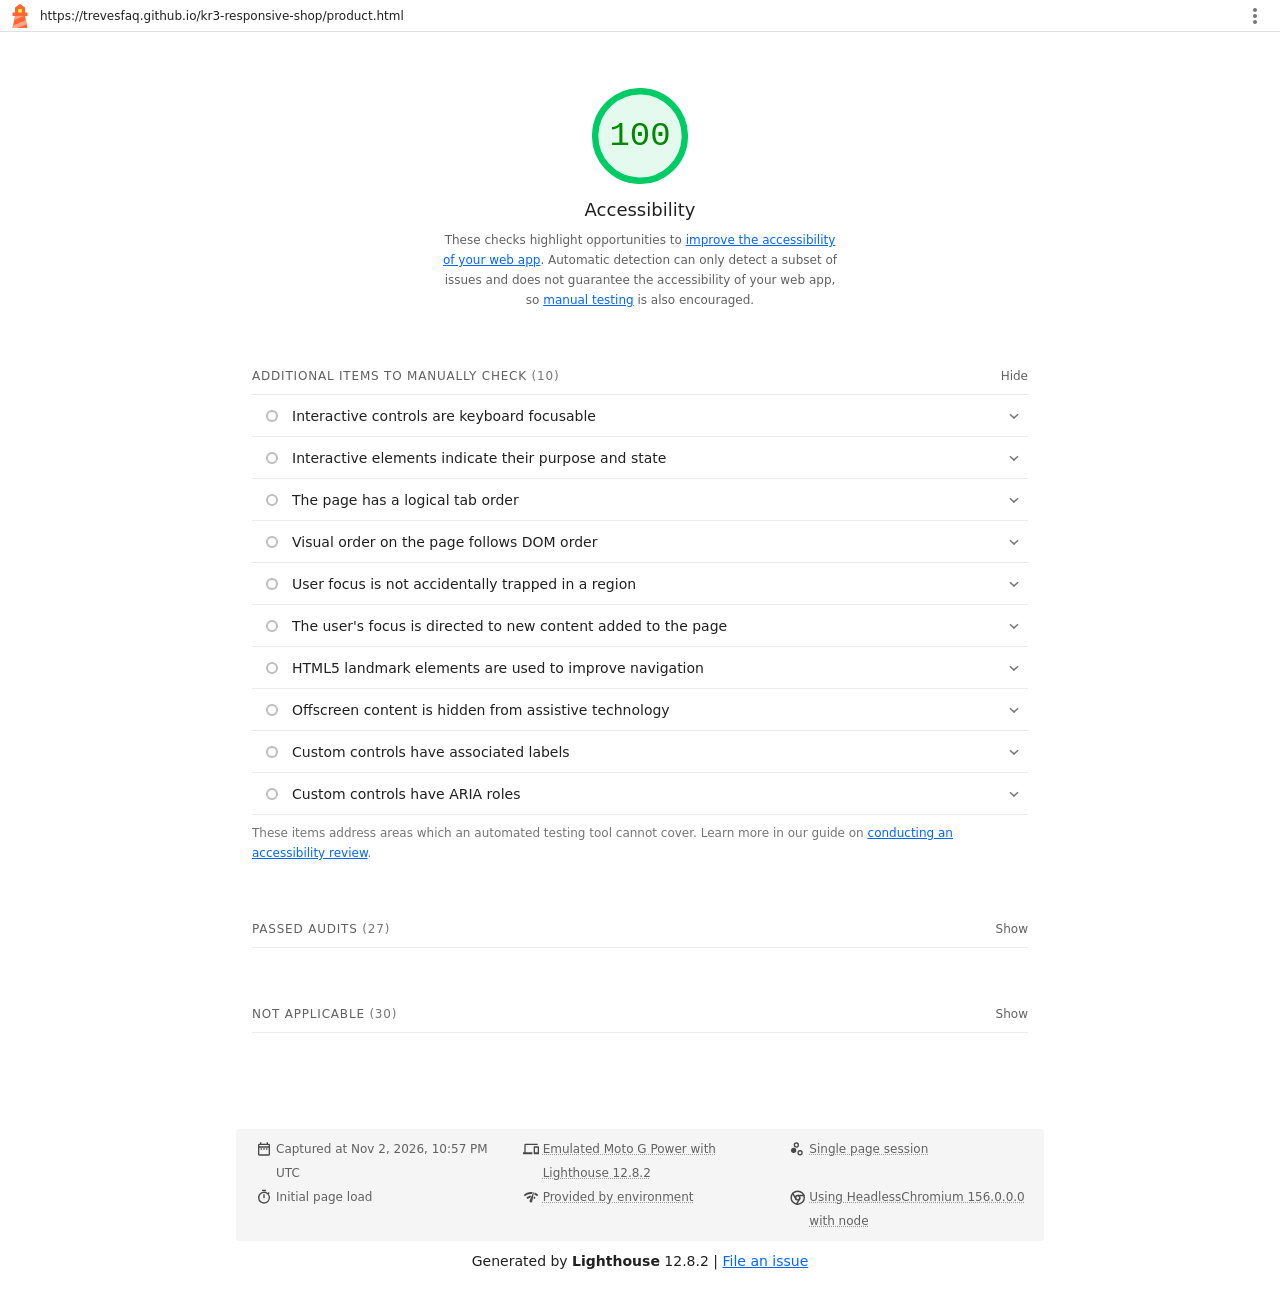
<file: lighthouse/after-product.html>
<!--
@license
Copyright 2018 Google LLC
SPDX-License-Identifier: Apache-2.0
-->
<!doctype html>
<html lang="en">
<head>
  <meta charset="utf-8">
  <meta name="viewport" content="width=device-width, initial-scale=1, minimum-scale=1">
  <link rel="icon" href='data:image/svg+xml;utf8,<svg fill="none" xmlns="http://www.w3.org/2000/svg" viewBox="0 0 48 48"><path d="m14 7 10-7 10 7v10h5v7h-5l5 24H9l5-24H9v-7h5V7Z" fill="%23F63"/><path d="M31.561 24H14l-1.689 8.105L31.561 24ZM18.983 48H9l1.022-4.907L35.723 32.27l1.663 7.98L18.983 48Z" fill="%23FFA385"/><path fill="%23FF3" d="M20.5 10h7v7h-7z"/></svg>'>
  <title>Lighthouse Report</title>
  <style>body {margin: 0}</style>
</head>
<body>
  <noscript>Lighthouse report requires JavaScript. Please enable.</noscript>

  <div id="lh-log"></div>

  <script>window.__LIGHTHOUSE_JSON__ = {"lighthouseVersion":"12.8.2","requestedUrl":"https://trevesfaq.github.io/kr3-responsive-shop/product.html","mainDocumentUrl":"https://trevesfaq.github.io/kr3-responsive-shop/product.html","finalDisplayedUrl":"https://trevesfaq.github.io/kr3-responsive-shop/product.html","finalUrl":"https://trevesfaq.github.io/kr3-responsive-shop/product.html","fetchTime":"2026-11-02T22:57:39.263Z","gatherMode":"navigation","runWarnings":[],"userAgent":"Mozilla/5.0 (Windows NT 10.0; Win64; x64) AppleWebKit/537.36 (KHTML, like Gecko) HeadlessChrome/156.0.0.0 Safari/537.36 Edg/156.0.0.0","environment":{"networkUserAgent":"Mozilla/5.0 (Linux; Android 11; moto g power (2022)) AppleWebKit/537.36 (KHTML, like Gecko) Chrome/136.0.0.0 Mobile Safari/537.36","hostUserAgent":"Mozilla/5.0 (Windows NT 10.0; Win64; x64) AppleWebKit/537.36 (KHTML, like Gecko) HeadlessChrome/156.0.0.0 Safari/537.36 Edg/156.0.0.0","benchmarkIndex":4235,"credits":{"axe-core":"4.14.0"}},"audits":{"accesskeys":{"id":"accesskeys","title":"`[accesskey]` values are unique","description":"Access keys let users quickly focus a part of the page. For proper navigation, each access key must be unique. [Learn more about access keys](https://dequeuniversity.com/rules/axe/4.10/accesskeys).","score":null,"scoreDisplayMode":"notApplicable"},"aria-allowed-attr":{"id":"aria-allowed-attr","title":"`[aria-*]` attributes match their roles","description":"Each ARIA `role` supports a specific subset of `aria-*` attributes. Mismatching these invalidates the `aria-*` attributes. [Learn how to match ARIA attributes to their roles](https://dequeuniversity.com/rules/axe/4.10/aria-allowed-attr).","score":1,"scoreDisplayMode":"binary","details":{"type":"table","headings":[{"key":"node","valueType":"node","subItemsHeading":{"key":"relatedNode","valueType":"node"},"label":"Failing Elements"}],"items":[]}},"aria-allowed-role":{"id":"aria-allowed-role","title":"Uses ARIA roles only on compatible elements","description":"Many HTML elements can only be assigned certain ARIA roles. Using ARIA roles where they are not allowed can interfere with the accessibility of the web page. [Learn more about ARIA roles](https://dequeuniversity.com/rules/axe/4.10/aria-allowed-role).","score":1,"scoreDisplayMode":"binary","details":{"type":"table","headings":[{"key":"node","valueType":"node","subItemsHeading":{"key":"relatedNode","valueType":"node"},"label":"Failing Elements"}],"items":[]}},"aria-command-name":{"id":"aria-command-name","title":"`button`, `link`, and `menuitem` elements have accessible names","description":"When an element doesn't have an accessible name, screen readers announce it with a generic name, making it unusable for users who rely on screen readers. [Learn how to make command elements more accessible](https://dequeuniversity.com/rules/axe/4.10/aria-command-name).","score":null,"scoreDisplayMode":"notApplicable"},"aria-conditional-attr":{"id":"aria-conditional-attr","title":"ARIA attributes are used as specified for the element's role","description":"Some ARIA attributes are only allowed on an element under certain conditions. [Learn more about conditional ARIA attributes](https://dequeuniversity.com/rules/axe/4.10/aria-conditional-attr).","score":1,"scoreDisplayMode":"binary","details":{"type":"table","headings":[{"key":"node","valueType":"node","subItemsHeading":{"key":"relatedNode","valueType":"node"},"label":"Failing Elements"}],"items":[]}},"aria-deprecated-role":{"id":"aria-deprecated-role","title":"Deprecated ARIA roles were not used","description":"Deprecated ARIA roles may not be processed correctly by assistive technology. [Learn more about deprecated ARIA roles](https://dequeuniversity.com/rules/axe/4.10/aria-deprecated-role).","score":1,"scoreDisplayMode":"binary","details":{"type":"table","headings":[{"key":"node","valueType":"node","subItemsHeading":{"key":"relatedNode","valueType":"node"},"label":"Failing Elements"}],"items":[]}},"aria-dialog-name":{"id":"aria-dialog-name","title":"Elements with `role=\"dialog\"` or `role=\"alertdialog\"` have accessible names.","description":"ARIA dialog elements without accessible names may prevent screen readers users from discerning the purpose of these elements. [Learn how to make ARIA dialog elements more accessible](https://dequeuniversity.com/rules/axe/4.10/aria-dialog-name).","score":null,"scoreDisplayMode":"notApplicable"},"aria-hidden-body":{"id":"aria-hidden-body","title":"`[aria-hidden=\"true\"]` is not present on the document `\u003cbody>`","description":"Assistive technologies, like screen readers, work inconsistently when `aria-hidden=\"true\"` is set on the document `\u003cbody>`. [Learn how `aria-hidden` affects the document body](https://dequeuniversity.com/rules/axe/4.10/aria-hidden-body).","score":1,"scoreDisplayMode":"binary","details":{"type":"table","headings":[{"key":"node","valueType":"node","subItemsHeading":{"key":"relatedNode","valueType":"node"},"label":"Failing Elements"}],"items":[]}},"aria-hidden-focus":{"id":"aria-hidden-focus","title":"`[aria-hidden=\"true\"]` elements do not contain focusable descendents","description":"Focusable descendents within an `[aria-hidden=\"true\"]` element prevent those interactive elements from being available to users of assistive technologies like screen readers. [Learn how `aria-hidden` affects focusable elements](https://dequeuniversity.com/rules/axe/4.10/aria-hidden-focus).","score":null,"scoreDisplayMode":"notApplicable"},"aria-input-field-name":{"id":"aria-input-field-name","title":"ARIA input fields have accessible names","description":"When an input field doesn't have an accessible name, screen readers announce it with a generic name, making it unusable for users who rely on screen readers. [Learn more about input field labels](https://dequeuniversity.com/rules/axe/4.10/aria-input-field-name).","score":null,"scoreDisplayMode":"notApplicable"},"aria-meter-name":{"id":"aria-meter-name","title":"ARIA `meter` elements have accessible names","description":"When a meter element doesn't have an accessible name, screen readers announce it with a generic name, making it unusable for users who rely on screen readers. [Learn how to name `meter` elements](https://dequeuniversity.com/rules/axe/4.10/aria-meter-name).","score":null,"scoreDisplayMode":"notApplicable"},"aria-progressbar-name":{"id":"aria-progressbar-name","title":"ARIA `progressbar` elements have accessible names","description":"When a `progressbar` element doesn't have an accessible name, screen readers announce it with a generic name, making it unusable for users who rely on screen readers. [Learn how to label `progressbar` elements](https://dequeuniversity.com/rules/axe/4.10/aria-progressbar-name).","score":null,"scoreDisplayMode":"notApplicable"},"aria-prohibited-attr":{"id":"aria-prohibited-attr","title":"Elements use only permitted ARIA attributes","description":"Using ARIA attributes in roles where they are prohibited can mean that important information is not communicated to users of assistive technologies. [Learn more about prohibited ARIA roles](https://dequeuniversity.com/rules/axe/4.10/aria-prohibited-attr).","score":1,"scoreDisplayMode":"binary","details":{"type":"table","headings":[{"key":"node","valueType":"node","subItemsHeading":{"key":"relatedNode","valueType":"node"},"label":"Failing Elements"}],"items":[]}},"aria-required-attr":{"id":"aria-required-attr","title":"`[role]`s have all required `[aria-*]` attributes","description":"Some ARIA roles have required attributes that describe the state of the element to screen readers. [Learn more about roles and required attributes](https://dequeuniversity.com/rules/axe/4.10/aria-required-attr).","score":1,"scoreDisplayMode":"binary","details":{"type":"table","headings":[{"key":"node","valueType":"node","subItemsHeading":{"key":"relatedNode","valueType":"node"},"label":"Failing Elements"}],"items":[]}},"aria-required-children":{"id":"aria-required-children","title":"Elements with an ARIA `[role]` that require children to contain a specific `[role]` have all required children.","description":"Some ARIA parent roles must contain specific child roles to perform their intended accessibility functions. [Learn more about roles and required children elements](https://dequeuniversity.com/rules/axe/4.10/aria-required-children).","score":null,"scoreDisplayMode":"notApplicable"},"aria-required-parent":{"id":"aria-required-parent","title":"`[role]`s are contained by their required parent element","description":"Some ARIA child roles must be contained by specific parent roles to properly perform their intended accessibility functions. [Learn more about ARIA roles and required parent element](https://dequeuniversity.com/rules/axe/4.10/aria-required-parent).","score":null,"scoreDisplayMode":"notApplicable"},"aria-roles":{"id":"aria-roles","title":"`[role]` values are valid","description":"ARIA roles must have valid values in order to perform their intended accessibility functions. [Learn more about valid ARIA roles](https://dequeuniversity.com/rules/axe/4.10/aria-roles).","score":1,"scoreDisplayMode":"binary","details":{"type":"table","headings":[{"key":"node","valueType":"node","subItemsHeading":{"key":"relatedNode","valueType":"node"},"label":"Failing Elements"}],"items":[]}},"aria-text":{"id":"aria-text","title":"Elements with the `role=text` attribute do not have focusable descendents.","description":"Adding `role=text` around a text node split by markup enables VoiceOver to treat it as one phrase, but the element's focusable descendents will not be announced. [Learn more about the `role=text` attribute](https://dequeuniversity.com/rules/axe/4.10/aria-text).","score":null,"scoreDisplayMode":"notApplicable"},"aria-toggle-field-name":{"id":"aria-toggle-field-name","title":"ARIA toggle fields have accessible names","description":"When a toggle field doesn't have an accessible name, screen readers announce it with a generic name, making it unusable for users who rely on screen readers. [Learn more about toggle fields](https://dequeuniversity.com/rules/axe/4.10/aria-toggle-field-name).","score":null,"scoreDisplayMode":"notApplicable"},"aria-tooltip-name":{"id":"aria-tooltip-name","title":"ARIA `tooltip` elements have accessible names","description":"When a tooltip element doesn't have an accessible name, screen readers announce it with a generic name, making it unusable for users who rely on screen readers. [Learn how to name `tooltip` elements](https://dequeuniversity.com/rules/axe/4.10/aria-tooltip-name).","score":null,"scoreDisplayMode":"notApplicable"},"aria-treeitem-name":{"id":"aria-treeitem-name","title":"ARIA `treeitem` elements have accessible names","description":"When a `treeitem` element doesn't have an accessible name, screen readers announce it with a generic name, making it unusable for users who rely on screen readers. [Learn more about labeling `treeitem` elements](https://dequeuniversity.com/rules/axe/4.10/aria-treeitem-name).","score":null,"scoreDisplayMode":"notApplicable"},"aria-valid-attr-value":{"id":"aria-valid-attr-value","title":"`[aria-*]` attributes have valid values","description":"Assistive technologies, like screen readers, can't interpret ARIA attributes with invalid values. [Learn more about valid values for ARIA attributes](https://dequeuniversity.com/rules/axe/4.10/aria-valid-attr-value).","score":1,"scoreDisplayMode":"binary","details":{"type":"table","headings":[{"key":"node","valueType":"node","subItemsHeading":{"key":"relatedNode","valueType":"node"},"label":"Failing Elements"}],"items":[]}},"aria-valid-attr":{"id":"aria-valid-attr","title":"`[aria-*]` attributes are valid and not misspelled","description":"Assistive technologies, like screen readers, can't interpret ARIA attributes with invalid names. [Learn more about valid ARIA attributes](https://dequeuniversity.com/rules/axe/4.10/aria-valid-attr).","score":1,"scoreDisplayMode":"binary","details":{"type":"table","headings":[{"key":"node","valueType":"node","subItemsHeading":{"key":"relatedNode","valueType":"node"},"label":"Failing Elements"}],"items":[]}},"button-name":{"id":"button-name","title":"Buttons have an accessible name","description":"When a button doesn't have an accessible name, screen readers announce it as \"button\", making it unusable for users who rely on screen readers. [Learn how to make buttons more accessible](https://dequeuniversity.com/rules/axe/4.10/button-name).","score":null,"scoreDisplayMode":"notApplicable"},"bypass":{"id":"bypass","title":"The page contains a heading, skip link, or landmark region","description":"Adding ways to bypass repetitive content lets keyboard users navigate the page more efficiently. [Learn more about bypass blocks](https://dequeuniversity.com/rules/axe/4.10/bypass).","score":null,"scoreDisplayMode":"notApplicable"},"color-contrast":{"id":"color-contrast","title":"Background and foreground colors have a sufficient contrast ratio","description":"Low-contrast text is difficult or impossible for many users to read. [Learn how to provide sufficient color contrast](https://dequeuniversity.com/rules/axe/4.10/color-contrast).","score":1,"scoreDisplayMode":"binary","details":{"type":"table","headings":[{"key":"node","valueType":"node","subItemsHeading":{"key":"relatedNode","valueType":"node"},"label":"Failing Elements"}],"items":[]}},"definition-list":{"id":"definition-list","title":"`\u003cdl>`'s contain only properly-ordered `\u003cdt>` and `\u003cdd>` groups, `\u003cscript>`, `\u003ctemplate>` or `\u003cdiv>` elements.","description":"When definition lists are not properly marked up, screen readers may produce confusing or inaccurate output. [Learn how to structure definition lists correctly](https://dequeuniversity.com/rules/axe/4.10/definition-list).","score":null,"scoreDisplayMode":"notApplicable"},"dlitem":{"id":"dlitem","title":"Definition list items are wrapped in `\u003cdl>` elements","description":"Definition list items (`\u003cdt>` and `\u003cdd>`) must be wrapped in a parent `\u003cdl>` element to ensure that screen readers can properly announce them. [Learn how to structure definition lists correctly](https://dequeuniversity.com/rules/axe/4.10/dlitem).","score":null,"scoreDisplayMode":"notApplicable"},"document-title":{"id":"document-title","title":"Document has a `\u003ctitle>` element","description":"The title gives screen reader users an overview of the page, and search engine users rely on it heavily to determine if a page is relevant to their search. [Learn more about document titles](https://dequeuniversity.com/rules/axe/4.10/document-title).","score":1,"scoreDisplayMode":"binary","details":{"type":"table","headings":[{"key":"node","valueType":"node","subItemsHeading":{"key":"relatedNode","valueType":"node"},"label":"Failing Elements"}],"items":[]}},"duplicate-id-aria":{"id":"duplicate-id-aria","title":"ARIA IDs are unique","description":"The value of an ARIA ID must be unique to prevent other instances from being overlooked by assistive technologies. [Learn how to fix duplicate ARIA IDs](https://dequeuniversity.com/rules/axe/4.10/duplicate-id-aria).","score":null,"scoreDisplayMode":"notApplicable"},"empty-heading":{"id":"empty-heading","title":"All heading elements contain content.","description":"A heading with no content or inaccessible text prevent screen reader users from accessing information on the page's structure. [Learn more about headings](https://dequeuniversity.com/rules/axe/4.10/empty-heading).","score":null,"scoreDisplayMode":"notApplicable"},"form-field-multiple-labels":{"id":"form-field-multiple-labels","title":"No form fields have multiple labels","description":"Form fields with multiple labels can be confusingly announced by assistive technologies like screen readers which use either the first, the last, or all of the labels. [Learn how to use form labels](https://dequeuniversity.com/rules/axe/4.10/form-field-multiple-labels).","score":null,"scoreDisplayMode":"notApplicable"},"frame-title":{"id":"frame-title","title":"`\u003cframe>` or `\u003ciframe>` elements have a title","description":"Screen reader users rely on frame titles to describe the contents of frames. [Learn more about frame titles](https://dequeuniversity.com/rules/axe/4.10/frame-title).","score":null,"scoreDisplayMode":"notApplicable"},"heading-order":{"id":"heading-order","title":"Heading elements appear in a sequentially-descending order","description":"Properly ordered headings that do not skip levels convey the semantic structure of the page, making it easier to navigate and understand when using assistive technologies. [Learn more about heading order](https://dequeuniversity.com/rules/axe/4.10/heading-order).","score":1,"scoreDisplayMode":"binary","details":{"type":"table","headings":[{"key":"node","valueType":"node","subItemsHeading":{"key":"relatedNode","valueType":"node"},"label":"Failing Elements"}],"items":[]}},"html-has-lang":{"id":"html-has-lang","title":"`\u003chtml>` element has a `[lang]` attribute","description":"If a page doesn't specify a `lang` attribute, a screen reader assumes that the page is in the default language that the user chose when setting up the screen reader. If the page isn't actually in the default language, then the screen reader might not announce the page's text correctly. [Learn more about the `lang` attribute](https://dequeuniversity.com/rules/axe/4.10/html-has-lang).","score":1,"scoreDisplayMode":"binary","details":{"type":"table","headings":[{"key":"node","valueType":"node","subItemsHeading":{"key":"relatedNode","valueType":"node"},"label":"Failing Elements"}],"items":[]}},"html-lang-valid":{"id":"html-lang-valid","title":"`\u003chtml>` element has a valid value for its `[lang]` attribute","description":"Specifying a valid [BCP 47 language](https://www.w3.org/International/questions/qa-choosing-language-tags#question) helps screen readers announce text properly. [Learn how to use the `lang` attribute](https://dequeuniversity.com/rules/axe/4.10/html-lang-valid).","score":1,"scoreDisplayMode":"binary","details":{"type":"table","headings":[{"key":"node","valueType":"node","subItemsHeading":{"key":"relatedNode","valueType":"node"},"label":"Failing Elements"}],"items":[]}},"html-xml-lang-mismatch":{"id":"html-xml-lang-mismatch","title":"`\u003chtml>` element has an `[xml:lang]` attribute with the same base language as the `[lang]` attribute.","description":"If the webpage does not specify a consistent language, then the screen reader might not announce the page's text correctly. [Learn more about the `lang` attribute](https://dequeuniversity.com/rules/axe/4.10/html-xml-lang-mismatch).","score":null,"scoreDisplayMode":"notApplicable"},"identical-links-same-purpose":{"id":"identical-links-same-purpose","title":"Identical links have the same purpose.","description":"Links with the same destination should have the same description, to help users understand the link's purpose and decide whether to follow it. [Learn more about identical links](https://dequeuniversity.com/rules/axe/4.10/identical-links-same-purpose).","score":null,"scoreDisplayMode":"notApplicable"},"image-alt":{"id":"image-alt","title":"Image elements have `[alt]` attributes","description":"Informative elements should aim for short, descriptive alternate text. Decorative elements can be ignored with an empty alt attribute. [Learn more about the `alt` attribute](https://dequeuniversity.com/rules/axe/4.10/image-alt).","score":1,"scoreDisplayMode":"binary","details":{"type":"table","headings":[{"key":"node","valueType":"node","subItemsHeading":{"key":"relatedNode","valueType":"node"},"label":"Failing Elements"}],"items":[]}},"image-redundant-alt":{"id":"image-redundant-alt","title":"Image elements do not have `[alt]` attributes that are redundant text.","description":"Informative elements should aim for short, descriptive alternative text. Alternative text that is exactly the same as the text adjacent to the link or image is potentially confusing for screen reader users, because the text will be read twice. [Learn more about the `alt` attribute](https://dequeuniversity.com/rules/axe/4.10/image-redundant-alt).","score":1,"scoreDisplayMode":"binary","details":{"type":"table","headings":[{"key":"node","valueType":"node","subItemsHeading":{"key":"relatedNode","valueType":"node"},"label":"Failing Elements"}],"items":[]}},"input-button-name":{"id":"input-button-name","title":"Input buttons have discernible text.","description":"Adding discernable and accessible text to input buttons may help screen reader users understand the purpose of the input button. [Learn more about input buttons](https://dequeuniversity.com/rules/axe/4.10/input-button-name).","score":null,"scoreDisplayMode":"notApplicable"},"input-image-alt":{"id":"input-image-alt","title":"`\u003cinput type=\"image\">` elements have `[alt]` text","description":"When an image is being used as an `\u003cinput>` button, providing alternative text can help screen reader users understand the purpose of the button. [Learn about input image alt text](https://dequeuniversity.com/rules/axe/4.10/input-image-alt).","score":null,"scoreDisplayMode":"notApplicable"},"label-content-name-mismatch":{"id":"label-content-name-mismatch","title":"Elements with visible text labels have matching accessible names.","description":"Visible text labels that do not match the accessible name can result in a confusing experience for screen reader users. [Learn more about accessible names](https://dequeuniversity.com/rules/axe/4.10/label-content-name-mismatch).","score":1,"scoreDisplayMode":"binary","details":{"type":"table","headings":[{"key":"node","valueType":"node","subItemsHeading":{"key":"relatedNode","valueType":"node"},"label":"Failing Elements"}],"items":[]}},"label":{"id":"label","title":"Form elements have associated labels","description":"Labels ensure that form controls are announced properly by assistive technologies, like screen readers. [Learn more about form element labels](https://dequeuniversity.com/rules/axe/4.10/label).","score":null,"scoreDisplayMode":"notApplicable"},"landmark-one-main":{"id":"landmark-one-main","title":"Document has a main landmark.","description":"One main landmark helps screen reader users navigate a web page. [Learn more about landmarks](https://dequeuniversity.com/rules/axe/4.10/landmark-one-main).","score":null,"scoreDisplayMode":"notApplicable"},"link-name":{"id":"link-name","title":"Links have a discernible name","description":"Link text (and alternate text for images, when used as links) that is discernible, unique, and focusable improves the navigation experience for screen reader users. [Learn how to make links accessible](https://dequeuniversity.com/rules/axe/4.10/link-name).","score":1,"scoreDisplayMode":"binary","details":{"type":"table","headings":[{"key":"node","valueType":"node","subItemsHeading":{"key":"relatedNode","valueType":"node"},"label":"Failing Elements"}],"items":[]}},"link-in-text-block":{"id":"link-in-text-block","title":"Links are distinguishable without relying on color.","description":"Low-contrast text is difficult or impossible for many users to read. Link text that is discernible improves the experience for users with low vision. [Learn how to make links distinguishable](https://dequeuniversity.com/rules/axe/4.10/link-in-text-block).","score":1,"scoreDisplayMode":"binary","details":{"type":"table","headings":[{"key":"node","valueType":"node","subItemsHeading":{"key":"relatedNode","valueType":"node"},"label":"Failing Elements"}],"items":[]}},"list":{"id":"list","title":"Lists contain only `\u003cli>` elements and script supporting elements (`\u003cscript>` and `\u003ctemplate>`).","description":"Screen readers have a specific way of announcing lists. Ensuring proper list structure aids screen reader output. [Learn more about proper list structure](https://dequeuniversity.com/rules/axe/4.10/list).","score":1,"scoreDisplayMode":"binary","details":{"type":"table","headings":[{"key":"node","valueType":"node","subItemsHeading":{"key":"relatedNode","valueType":"node"},"label":"Failing Elements"}],"items":[]}},"listitem":{"id":"listitem","title":"List items (`\u003cli>`) are contained within `\u003cul>`, `\u003col>` or `\u003cmenu>` parent elements","description":"Screen readers require list items (`\u003cli>`) to be contained within a parent `\u003cul>`, `\u003col>` or `\u003cmenu>` to be announced properly. [Learn more about proper list structure](https://dequeuniversity.com/rules/axe/4.10/listitem).","score":1,"scoreDisplayMode":"binary","details":{"type":"table","headings":[{"key":"node","valueType":"node","subItemsHeading":{"key":"relatedNode","valueType":"node"},"label":"Failing Elements"}],"items":[]}},"meta-refresh":{"id":"meta-refresh","title":"The document does not use `\u003cmeta http-equiv=\"refresh\">`","description":"Users do not expect a page to refresh automatically, and doing so will move focus back to the top of the page. This may create a frustrating or confusing experience. [Learn more about the refresh meta tag](https://dequeuniversity.com/rules/axe/4.10/meta-refresh).","score":null,"scoreDisplayMode":"notApplicable"},"meta-viewport":{"id":"meta-viewport","title":"`[user-scalable=\"no\"]` is not used in the `\u003cmeta name=\"viewport\">` element and the `[maximum-scale]` attribute is not less than 5.","description":"Disabling zooming is problematic for users with low vision who rely on screen magnification to properly see the contents of a web page. [Learn more about the viewport meta tag](https://dequeuniversity.com/rules/axe/4.10/meta-viewport).","score":1,"scoreDisplayMode":"binary","details":{"type":"table","headings":[{"key":"node","valueType":"node","subItemsHeading":{"key":"relatedNode","valueType":"node"},"label":"Failing Elements"}],"items":[]}},"object-alt":{"id":"object-alt","title":"`\u003cobject>` elements have alternate text","description":"Screen readers cannot translate non-text content. Adding alternate text to `\u003cobject>` elements helps screen readers convey meaning to users. [Learn more about alt text for `object` elements](https://dequeuniversity.com/rules/axe/4.10/object-alt).","score":null,"scoreDisplayMode":"notApplicable"},"select-name":{"id":"select-name","title":"Select elements have associated label elements.","description":"Form elements without effective labels can create frustrating experiences for screen reader users. [Learn more about the `select` element](https://dequeuniversity.com/rules/axe/4.10/select-name).","score":null,"scoreDisplayMode":"notApplicable"},"skip-link":{"id":"skip-link","title":"Skip links are focusable.","description":"Including a skip link can help users skip to the main content to save time. [Learn more about skip links](https://dequeuniversity.com/rules/axe/4.10/skip-link).","score":1,"scoreDisplayMode":"binary","details":{"type":"table","headings":[{"key":"node","valueType":"node","subItemsHeading":{"key":"relatedNode","valueType":"node"},"label":"Failing Elements"}],"items":[]}},"tabindex":{"id":"tabindex","title":"No element has a `[tabindex]` value greater than 0","description":"A value greater than 0 implies an explicit navigation ordering. Although technically valid, this often creates frustrating experiences for users who rely on assistive technologies. [Learn more about the `tabindex` attribute](https://dequeuniversity.com/rules/axe/4.10/tabindex).","score":1,"scoreDisplayMode":"binary","details":{"type":"table","headings":[{"key":"node","valueType":"node","subItemsHeading":{"key":"relatedNode","valueType":"node"},"label":"Failing Elements"}],"items":[]}},"table-duplicate-name":{"id":"table-duplicate-name","title":"Tables have different content in the summary attribute and `\u003ccaption>`.","description":"The summary attribute should describe the table structure, while `\u003ccaption>` should have the onscreen title. Accurate table mark-up helps users of screen readers. [Learn more about summary and caption](https://dequeuniversity.com/rules/axe/4.10/table-duplicate-name).","score":1,"scoreDisplayMode":"binary","details":{"type":"table","headings":[{"key":"node","valueType":"node","subItemsHeading":{"key":"relatedNode","valueType":"node"},"label":"Failing Elements"}],"items":[]}},"table-fake-caption":{"id":"table-fake-caption","title":"Tables use `\u003ccaption>` instead of cells with the `[colspan]` attribute to indicate a caption.","description":"Screen readers have features to make navigating tables easier. Ensuring that tables use the actual caption element instead of cells with the `[colspan]` attribute may improve the experience for screen reader users. [Learn more about captions](https://dequeuniversity.com/rules/axe/4.10/table-fake-caption).","score":1,"scoreDisplayMode":"binary","details":{"type":"table","headings":[{"key":"node","valueType":"node","subItemsHeading":{"key":"relatedNode","valueType":"node"},"label":"Failing Elements"}],"items":[]}},"target-size":{"id":"target-size","title":"Touch targets have sufficient size and spacing.","description":"Touch targets with sufficient size and spacing help users who may have difficulty targeting small controls to activate the targets. [Learn more about touch targets](https://dequeuniversity.com/rules/axe/4.10/target-size).","score":1,"scoreDisplayMode":"binary","details":{"type":"table","headings":[{"key":"node","valueType":"node","subItemsHeading":{"key":"relatedNode","valueType":"node"},"label":"Failing Elements"}],"items":[]}},"td-has-header":{"id":"td-has-header","title":"`\u003ctd>` elements in a large `\u003ctable>` have one or more table headers.","description":"Screen readers have features to make navigating tables easier. Ensuring that `\u003ctd>` elements in a large table (3 or more cells in width and height) have an associated table header may improve the experience for screen reader users. [Learn more about table headers](https://dequeuniversity.com/rules/axe/4.10/td-has-header).","score":null,"scoreDisplayMode":"notApplicable"},"td-headers-attr":{"id":"td-headers-attr","title":"Cells in a `\u003ctable>` element that use the `[headers]` attribute refer to table cells within the same table.","description":"Screen readers have features to make navigating tables easier. Ensuring `\u003ctd>` cells using the `[headers]` attribute only refer to other cells in the same table may improve the experience for screen reader users. [Learn more about the `headers` attribute](https://dequeuniversity.com/rules/axe/4.10/td-headers-attr).","score":1,"scoreDisplayMode":"binary","details":{"type":"table","headings":[{"key":"node","valueType":"node","subItemsHeading":{"key":"relatedNode","valueType":"node"},"label":"Failing Elements"}],"items":[]}},"th-has-data-cells":{"id":"th-has-data-cells","title":"`\u003cth>` elements and elements with `[role=\"columnheader\"/\"rowheader\"]` have data cells they describe.","description":"Screen readers have features to make navigating tables easier. Ensuring table headers always refer to some set of cells may improve the experience for screen reader users. [Learn more about table headers](https://dequeuniversity.com/rules/axe/4.10/th-has-data-cells).","score":null,"scoreDisplayMode":"notApplicable"},"valid-lang":{"id":"valid-lang","title":"`[lang]` attributes have a valid value","description":"Specifying a valid [BCP 47 language](https://www.w3.org/International/questions/qa-choosing-language-tags#question) on elements helps ensure that text is pronounced correctly by a screen reader. [Learn how to use the `lang` attribute](https://dequeuniversity.com/rules/axe/4.10/valid-lang).","score":null,"scoreDisplayMode":"notApplicable"},"video-caption":{"id":"video-caption","title":"`\u003cvideo>` elements contain a `\u003ctrack>` element with `[kind=\"captions\"]`","description":"When a video provides a caption it is easier for deaf and hearing impaired users to access its information. [Learn more about video captions](https://dequeuniversity.com/rules/axe/4.10/video-caption).","score":null,"scoreDisplayMode":"notApplicable"},"custom-controls-labels":{"id":"custom-controls-labels","title":"Custom controls have associated labels","description":"Custom interactive controls have associated labels, provided by aria-label or aria-labelledby. [Learn more about custom controls and labels](https://developer.chrome.com/docs/lighthouse/accessibility/custom-controls-labels/).","score":null,"scoreDisplayMode":"manual"},"custom-controls-roles":{"id":"custom-controls-roles","title":"Custom controls have ARIA roles","description":"Custom interactive controls have appropriate ARIA roles. [Learn how to add roles to custom controls](https://developer.chrome.com/docs/lighthouse/accessibility/custom-control-roles/).","score":null,"scoreDisplayMode":"manual"},"focus-traps":{"id":"focus-traps","title":"User focus is not accidentally trapped in a region","description":"A user can tab into and out of any control or region without accidentally trapping their focus. [Learn how to avoid focus traps](https://developer.chrome.com/docs/lighthouse/accessibility/focus-traps/).","score":null,"scoreDisplayMode":"manual"},"focusable-controls":{"id":"focusable-controls","title":"Interactive controls are keyboard focusable","description":"Custom interactive controls are keyboard focusable and display a focus indicator. [Learn how to make custom controls focusable](https://developer.chrome.com/docs/lighthouse/accessibility/focusable-controls/).","score":null,"scoreDisplayMode":"manual"},"interactive-element-affordance":{"id":"interactive-element-affordance","title":"Interactive elements indicate their purpose and state","description":"Interactive elements, such as links and buttons, should indicate their state and be distinguishable from non-interactive elements. [Learn how to decorate interactive elements with affordance hints](https://developer.chrome.com/docs/lighthouse/accessibility/interactive-element-affordance/).","score":null,"scoreDisplayMode":"manual"},"logical-tab-order":{"id":"logical-tab-order","title":"The page has a logical tab order","description":"Tabbing through the page follows the visual layout. Users cannot focus elements that are offscreen. [Learn more about logical tab ordering](https://developer.chrome.com/docs/lighthouse/accessibility/logical-tab-order/).","score":null,"scoreDisplayMode":"manual"},"managed-focus":{"id":"managed-focus","title":"The user's focus is directed to new content added to the page","description":"If new content, such as a dialog, is added to the page, the user's focus is directed to it. [Learn how to direct focus to new content](https://developer.chrome.com/docs/lighthouse/accessibility/managed-focus/).","score":null,"scoreDisplayMode":"manual"},"offscreen-content-hidden":{"id":"offscreen-content-hidden","title":"Offscreen content is hidden from assistive technology","description":"Offscreen content is hidden with display: none or aria-hidden=true. [Learn how to properly hide offscreen content](https://developer.chrome.com/docs/lighthouse/accessibility/offscreen-content-hidden/).","score":null,"scoreDisplayMode":"manual"},"use-landmarks":{"id":"use-landmarks","title":"HTML5 landmark elements are used to improve navigation","description":"Landmark elements (`\u003cmain>`, `\u003cnav>`, etc.) are used to improve the keyboard navigation of the page for assistive technology. [Learn more about landmark elements](https://developer.chrome.com/docs/lighthouse/accessibility/use-landmarks/).","score":null,"scoreDisplayMode":"manual"},"visual-order-follows-dom":{"id":"visual-order-follows-dom","title":"Visual order on the page follows DOM order","description":"DOM order matches the visual order, improving navigation for assistive technology. [Learn more about DOM and visual ordering](https://developer.chrome.com/docs/lighthouse/accessibility/visual-order-follows-dom/).","score":null,"scoreDisplayMode":"manual"}},"configSettings":{"output":"html","maxWaitForFcp":30000,"maxWaitForLoad":45000,"pauseAfterFcpMs":5250,"pauseAfterLoadMs":5250,"networkQuietThresholdMs":5250,"cpuQuietThresholdMs":5250,"formFactor":"mobile","throttling":{"rttMs":150,"throughputKbps":1638.4,"requestLatencyMs":562.5,"downloadThroughputKbps":1474.5600000000002,"uploadThroughputKbps":675,"cpuSlowdownMultiplier":4},"throttlingMethod":"provided","screenEmulation":{"mobile":true,"width":412,"height":823,"deviceScaleFactor":1.75,"disabled":false},"emulatedUserAgent":"Mozilla/5.0 (Linux; Android 11; moto g power (2022)) AppleWebKit/537.36 (KHTML, like Gecko) Chrome/136.0.0.0 Mobile Safari/537.36","auditMode":false,"gatherMode":false,"clearStorageTypes":["file_systems","shader_cache","service_workers","cache_storage"],"disableStorageReset":false,"debugNavigation":false,"channel":"node","usePassiveGathering":false,"disableFullPageScreenshot":false,"skipAboutBlank":false,"blankPage":"about:blank","ignoreStatusCode":false,"locale":"en-US","blockedUrlPatterns":null,"additionalTraceCategories":null,"extraHeaders":null,"precomputedLanternData":null,"onlyAudits":null,"onlyCategories":["accessibility"],"skipAudits":null},"categories":{"accessibility":{"title":"Accessibility","description":"These checks highlight opportunities to [improve the accessibility of your web app](https://developer.chrome.com/docs/lighthouse/accessibility/). Automatic detection can only detect a subset of issues and does not guarantee the accessibility of your web app, so [manual testing](https://web.dev/articles/how-to-review) is also encouraged.","manualDescription":"These items address areas which an automated testing tool cannot cover. Learn more in our guide on [conducting an accessibility review](https://web.dev/articles/how-to-review).","supportedModes":["navigation","snapshot"],"auditRefs":[{"id":"accesskeys","weight":0,"group":"a11y-navigation"},{"id":"aria-allowed-attr","weight":10,"group":"a11y-aria"},{"id":"aria-allowed-role","weight":1,"group":"a11y-aria"},{"id":"aria-command-name","weight":0,"group":"a11y-aria"},{"id":"aria-conditional-attr","weight":7,"group":"a11y-aria"},{"id":"aria-deprecated-role","weight":1,"group":"a11y-aria"},{"id":"aria-dialog-name","weight":0,"group":"a11y-aria"},{"id":"aria-hidden-body","weight":10,"group":"a11y-aria"},{"id":"aria-hidden-focus","weight":0,"group":"a11y-aria"},{"id":"aria-input-field-name","weight":0,"group":"a11y-aria"},{"id":"aria-meter-name","weight":0,"group":"a11y-aria"},{"id":"aria-progressbar-name","weight":0,"group":"a11y-aria"},{"id":"aria-prohibited-attr","weight":7,"group":"a11y-aria"},{"id":"aria-required-attr","weight":10,"group":"a11y-aria"},{"id":"aria-required-children","weight":0,"group":"a11y-aria"},{"id":"aria-required-parent","weight":0,"group":"a11y-aria"},{"id":"aria-roles","weight":7,"group":"a11y-aria"},{"id":"aria-text","weight":0,"group":"a11y-aria"},{"id":"aria-toggle-field-name","weight":0,"group":"a11y-aria"},{"id":"aria-tooltip-name","weight":0,"group":"a11y-aria"},{"id":"aria-treeitem-name","weight":0,"group":"a11y-aria"},{"id":"aria-valid-attr-value","weight":10,"group":"a11y-aria"},{"id":"aria-valid-attr","weight":10,"group":"a11y-aria"},{"id":"button-name","weight":0,"group":"a11y-names-labels"},{"id":"bypass","weight":0,"group":"a11y-navigation"},{"id":"color-contrast","weight":7,"group":"a11y-color-contrast"},{"id":"definition-list","weight":0,"group":"a11y-tables-lists"},{"id":"dlitem","weight":0,"group":"a11y-tables-lists"},{"id":"document-title","weight":7,"group":"a11y-names-labels"},{"id":"duplicate-id-aria","weight":0,"group":"a11y-aria"},{"id":"form-field-multiple-labels","weight":0,"group":"a11y-names-labels"},{"id":"frame-title","weight":0,"group":"a11y-names-labels"},{"id":"heading-order","weight":3,"group":"a11y-navigation"},{"id":"html-has-lang","weight":7,"group":"a11y-language"},{"id":"html-lang-valid","weight":7,"group":"a11y-language"},{"id":"html-xml-lang-mismatch","weight":0,"group":"a11y-language"},{"id":"image-alt","weight":10,"group":"a11y-names-labels"},{"id":"image-redundant-alt","weight":1,"group":"a11y-names-labels"},{"id":"input-button-name","weight":0,"group":"a11y-names-labels"},{"id":"input-image-alt","weight":0,"group":"a11y-names-labels"},{"id":"label","weight":0,"group":"a11y-names-labels"},{"id":"link-in-text-block","weight":7,"group":"a11y-color-contrast"},{"id":"link-name","weight":7,"group":"a11y-names-labels"},{"id":"list","weight":7,"group":"a11y-tables-lists"},{"id":"listitem","weight":7,"group":"a11y-tables-lists"},{"id":"meta-refresh","weight":0,"group":"a11y-best-practices"},{"id":"meta-viewport","weight":10,"group":"a11y-best-practices"},{"id":"object-alt","weight":0,"group":"a11y-names-labels"},{"id":"select-name","weight":0,"group":"a11y-names-labels"},{"id":"skip-link","weight":3,"group":"a11y-names-labels"},{"id":"tabindex","weight":7,"group":"a11y-navigation"},{"id":"table-duplicate-name","weight":1,"group":"a11y-tables-lists"},{"id":"target-size","weight":7,"group":"a11y-best-practices"},{"id":"td-headers-attr","weight":7,"group":"a11y-tables-lists"},{"id":"th-has-data-cells","weight":0,"group":"a11y-tables-lists"},{"id":"valid-lang","weight":0,"group":"a11y-language"},{"id":"video-caption","weight":0,"group":"a11y-audio-video"},{"id":"focusable-controls","weight":0},{"id":"interactive-element-affordance","weight":0},{"id":"logical-tab-order","weight":0},{"id":"visual-order-follows-dom","weight":0},{"id":"focus-traps","weight":0},{"id":"managed-focus","weight":0},{"id":"use-landmarks","weight":0},{"id":"offscreen-content-hidden","weight":0},{"id":"custom-controls-labels","weight":0},{"id":"custom-controls-roles","weight":0},{"id":"empty-heading","weight":0,"group":"hidden"},{"id":"identical-links-same-purpose","weight":0,"group":"hidden"},{"id":"landmark-one-main","weight":0,"group":"hidden"},{"id":"label-content-name-mismatch","weight":0,"group":"hidden"},{"id":"table-fake-caption","weight":0,"group":"hidden"},{"id":"td-has-header","weight":0,"group":"hidden"}],"id":"accessibility","score":1}},"categoryGroups":{"metrics":{"title":"Metrics"},"insights":{"title":"Insights","description":"These insights are also available in the Chrome DevTools Performance Panel - [record a trace](https://developer.chrome.com/docs/devtools/performance/reference) to view more detailed information."},"diagnostics":{"title":"Diagnostics","description":"More information about the performance of your application. These numbers don't [directly affect](https://developer.chrome.com/docs/lighthouse/performance/performance-scoring/) the Performance score."},"a11y-best-practices":{"title":"Best practices","description":"These items highlight common accessibility best practices."},"a11y-color-contrast":{"title":"Contrast","description":"These are opportunities to improve the legibility of your content."},"a11y-names-labels":{"title":"Names and labels","description":"These are opportunities to improve the semantics of the controls in your application. This may enhance the experience for users of assistive technology, like a screen reader."},"a11y-navigation":{"title":"Navigation","description":"These are opportunities to improve keyboard navigation in your application."},"a11y-aria":{"title":"ARIA","description":"These are opportunities to improve the usage of ARIA in your application which may enhance the experience for users of assistive technology, like a screen reader."},"a11y-language":{"title":"Internationalization and localization","description":"These are opportunities to improve the interpretation of your content by users in different locales."},"a11y-audio-video":{"title":"Audio and video","description":"These are opportunities to provide alternative content for audio and video. This may improve the experience for users with hearing or vision impairments."},"a11y-tables-lists":{"title":"Tables and lists","description":"These are opportunities to improve the experience of reading tabular or list data using assistive technology, like a screen reader."},"seo-mobile":{"title":"Mobile Friendly","description":"Make sure your pages are mobile friendly so users don’t have to pinch or zoom in order to read the content pages. [Learn how to make pages mobile-friendly](https://developers.google.com/search/mobile-sites/)."},"seo-content":{"title":"Content Best Practices","description":"Format your HTML in a way that enables crawlers to better understand your app’s content."},"seo-crawl":{"title":"Crawling and Indexing","description":"To appear in search results, crawlers need access to your app."},"best-practices-trust-safety":{"title":"Trust and Safety"},"best-practices-ux":{"title":"User Experience"},"best-practices-browser-compat":{"title":"Browser Compatibility"},"best-practices-general":{"title":"General"},"hidden":{"title":""}},"stackPacks":[],"entities":[{"name":"GitHub","origins":["https://trevesfaq.github.io"],"isFirstParty":true,"category":"utility"},{"name":"Google Fonts","homepage":"https://fonts.google.com/","origins":["https://fonts.googleapis.com","https://fonts.gstatic.com"],"category":"cdn"}],"fullPageScreenshot":{"screenshot":{"data":"[data-uri]","width":412,"height":1800},"nodes":{}},"timing":{"entries":[{"startTime":60870.04,"name":"lh:config","duration":129.05,"entryType":"measure"},{"startTime":60870.52,"name":"lh:config:resolveArtifactsToDefns","duration":0.73,"entryType":"measure"},{"startTime":60999.14,"name":"lh:runner:gather","duration":18421.84,"entryType":"measure"},{"startTime":61027.03,"name":"lh:driver:connect","duration":3.98,"entryType":"measure"},{"startTime":61031.03,"name":"lh:driver:navigate","duration":3.08,"entryType":"measure"},{"startTime":61034.17,"name":"lh:gather:getBenchmarkIndex","duration":1003.43,"entryType":"measure"},{"startTime":62037.62,"name":"lh:gather:getVersion","duration":0.55,"entryType":"measure"},{"startTime":62038.19,"name":"lh:gather:getDevicePixelRatio","duration":0.73,"entryType":"measure"},{"startTime":62038.97,"name":"lh:prepare:navigationMode","duration":3038.26,"entryType":"measure"},{"startTime":62047.81,"name":"lh:storage:clearDataForOrigin","duration":9.73,"entryType":"measure"},{"startTime":62057.56,"name":"lh:storage:clearBrowserCaches","duration":3018.21,"entryType":"measure"},{"startTime":65076.37,"name":"lh:gather:prepareThrottlingAndNetwork","duration":0.84,"entryType":"measure"},{"startTime":65085.54,"name":"lh:driver:navigate","duration":13099.18,"entryType":"measure"},{"startTime":78186.03,"name":"lh:computed:NetworkRecords","duration":0.35,"entryType":"measure"},{"startTime":78186.45,"name":"lh:gather:getArtifact:DevtoolsLog","duration":0.01,"entryType":"measure"},{"startTime":78186.46,"name":"lh:gather:getArtifact:Accessibility","duration":127.03,"entryType":"measure"},{"startTime":78313.53,"name":"lh:gather:getArtifact:NetworkUserAgent","duration":0.01,"entryType":"measure"},{"startTime":78313.55,"name":"lh:gather:getArtifact:Stacks","duration":6.92,"entryType":"measure"},{"startTime":78313.55,"name":"lh:gather:collectStacks","duration":6.9,"entryType":"measure"},{"startTime":78320.47,"name":"lh:gather:getArtifact:FullPageScreenshot","duration":1090.05,"entryType":"measure"},{"startTime":79421.01,"name":"lh:runner:audit","duration":114.65,"entryType":"measure"},{"startTime":79421.02,"name":"lh:runner:auditing","duration":114.58,"entryType":"measure"},{"startTime":79421.34,"name":"lh:audit:accesskeys","duration":0.71,"entryType":"measure"},{"startTime":79422.36,"name":"lh:audit:aria-allowed-attr","duration":3.94,"entryType":"measure"},{"startTime":79426.44,"name":"lh:audit:aria-allowed-role","duration":2.31,"entryType":"measure"},{"startTime":79428.96,"name":"lh:audit:aria-command-name","duration":0.72,"entryType":"measure"},{"startTime":79430.36,"name":"lh:audit:aria-conditional-attr","duration":2.19,"entryType":"measure"},{"startTime":79432.71,"name":"lh:audit:aria-deprecated-role","duration":2.52,"entryType":"measure"},{"startTime":79435.39,"name":"lh:audit:aria-dialog-name","duration":1.66,"entryType":"measure"},{"startTime":79437.25,"name":"lh:audit:aria-hidden-body","duration":1.81,"entryType":"measure"},{"startTime":79439.27,"name":"lh:audit:aria-hidden-focus","duration":1.31,"entryType":"measure"},{"startTime":79440.7,"name":"lh:audit:aria-input-field-name","duration":0.5,"entryType":"measure"},{"startTime":79441.32,"name":"lh:audit:aria-meter-name","duration":0.63,"entryType":"measure"},{"startTime":79442.09,"name":"lh:audit:aria-progressbar-name","duration":0.66,"entryType":"measure"},{"startTime":79442.88,"name":"lh:audit:aria-prohibited-attr","duration":1.46,"entryType":"measure"},{"startTime":79445.03,"name":"lh:audit:aria-required-attr","duration":1.39,"entryType":"measure"},{"startTime":79446.56,"name":"lh:audit:aria-required-children","duration":0.67,"entryType":"measure"},{"startTime":79447.35,"name":"lh:audit:aria-required-parent","duration":1.77,"entryType":"measure"},{"startTime":79449.27,"name":"lh:audit:aria-roles","duration":1.43,"entryType":"measure"},{"startTime":79450.84,"name":"lh:audit:aria-text","duration":0.8,"entryType":"measure"},{"startTime":79451.77,"name":"lh:audit:aria-toggle-field-name","duration":0.81,"entryType":"measure"},{"startTime":79452.71,"name":"lh:audit:aria-tooltip-name","duration":2.07,"entryType":"measure"},{"startTime":79454.92,"name":"lh:audit:aria-treeitem-name","duration":0.89,"entryType":"measure"},{"startTime":79455.95,"name":"lh:audit:aria-valid-attr-value","duration":1.69,"entryType":"measure"},{"startTime":79457.8,"name":"lh:audit:aria-valid-attr","duration":2.2,"entryType":"measure"},{"startTime":79460.18,"name":"lh:audit:button-name","duration":1.33,"entryType":"measure"},{"startTime":79461.72,"name":"lh:audit:bypass","duration":2.12,"entryType":"measure"},{"startTime":79464.05,"name":"lh:audit:color-contrast","duration":2.16,"entryType":"measure"},{"startTime":79466.44,"name":"lh:audit:definition-list","duration":3.02,"entryType":"measure"},{"startTime":79469.62,"name":"lh:audit:dlitem","duration":1.44,"entryType":"measure"},{"startTime":79471.24,"name":"lh:audit:document-title","duration":2.27,"entryType":"measure"},{"startTime":79473.7,"name":"lh:audit:duplicate-id-aria","duration":1.51,"entryType":"measure"},{"startTime":79475.57,"name":"lh:audit:empty-heading","duration":2.32,"entryType":"measure"},{"startTime":79478.08,"name":"lh:audit:form-field-multiple-labels","duration":3.05,"entryType":"measure"},{"startTime":79481.3,"name":"lh:audit:frame-title","duration":1.31,"entryType":"measure"},{"startTime":79482.77,"name":"lh:audit:heading-order","duration":1.93,"entryType":"measure"},{"startTime":79484.9,"name":"lh:audit:html-has-lang","duration":2.14,"entryType":"measure"},{"startTime":79487.21,"name":"lh:audit:html-lang-valid","duration":1.98,"entryType":"measure"},{"startTime":79489.37,"name":"lh:audit:html-xml-lang-mismatch","duration":3.79,"entryType":"measure"},{"startTime":79493.28,"name":"lh:audit:identical-links-same-purpose","duration":1.36,"entryType":"measure"},{"startTime":79494.75,"name":"lh:audit:image-alt","duration":1.31,"entryType":"measure"},{"startTime":79496.18,"name":"lh:audit:image-redundant-alt","duration":1.34,"entryType":"measure"},{"startTime":79497.7,"name":"lh:audit:input-button-name","duration":0.97,"entryType":"measure"},{"startTime":79498.78,"name":"lh:audit:input-image-alt","duration":1.02,"entryType":"measure"},{"startTime":79499.91,"name":"lh:audit:label-content-name-mismatch","duration":1.27,"entryType":"measure"},{"startTime":79501.28,"name":"lh:audit:label","duration":1.07,"entryType":"measure"},{"startTime":79502.47,"name":"lh:audit:landmark-one-main","duration":1.3,"entryType":"measure"},{"startTime":79503.89,"name":"lh:audit:link-name","duration":1.39,"entryType":"measure"},{"startTime":79505.4,"name":"lh:audit:link-in-text-block","duration":1.79,"entryType":"measure"},{"startTime":79507.33,"name":"lh:audit:list","duration":1.54,"entryType":"measure"},{"startTime":79509.01,"name":"lh:audit:listitem","duration":1.44,"entryType":"measure"},{"startTime":79510.58,"name":"lh:audit:meta-refresh","duration":1.22,"entryType":"measure"},{"startTime":79511.92,"name":"lh:audit:meta-viewport","duration":3.11,"entryType":"measure"},{"startTime":79515.16,"name":"lh:audit:object-alt","duration":1.2,"entryType":"measure"},{"startTime":79516.47,"name":"lh:audit:select-name","duration":1.22,"entryType":"measure"},{"startTime":79517.8,"name":"lh:audit:skip-link","duration":1.32,"entryType":"measure"},{"startTime":79519.25,"name":"lh:audit:tabindex","duration":1.44,"entryType":"measure"},{"startTime":79520.81,"name":"lh:audit:table-duplicate-name","duration":1.83,"entryType":"measure"},{"startTime":79522.79,"name":"lh:audit:table-fake-caption","duration":1.65,"entryType":"measure"},{"startTime":79524.58,"name":"lh:audit:target-size","duration":3.92,"entryType":"measure"},{"startTime":79528.62,"name":"lh:audit:td-has-header","duration":1.22,"entryType":"measure"},{"startTime":79529.95,"name":"lh:audit:td-headers-attr","duration":1.37,"entryType":"measure"},{"startTime":79531.44,"name":"lh:audit:th-has-data-cells","duration":1.32,"entryType":"measure"},{"startTime":79532.86,"name":"lh:audit:valid-lang","duration":1.22,"entryType":"measure"},{"startTime":79534.19,"name":"lh:audit:video-caption","duration":1.23,"entryType":"measure"},{"startTime":79535.44,"name":"lh:audit:custom-controls-labels","duration":0.02,"entryType":"measure"},{"startTime":79535.47,"name":"lh:audit:custom-controls-roles","duration":0.01,"entryType":"measure"},{"startTime":79535.48,"name":"lh:audit:focus-traps","duration":0,"entryType":"measure"},{"startTime":79535.49,"name":"lh:audit:focusable-controls","duration":0,"entryType":"measure"},{"startTime":79535.5,"name":"lh:audit:interactive-element-affordance","duration":0.01,"entryType":"measure"},{"startTime":79535.51,"name":"lh:audit:logical-tab-order","duration":0,"entryType":"measure"},{"startTime":79535.51,"name":"lh:audit:managed-focus","duration":0,"entryType":"measure"},{"startTime":79535.52,"name":"lh:audit:offscreen-content-hidden","duration":0.06,"entryType":"measure"},{"startTime":79535.58,"name":"lh:audit:use-landmarks","duration":0.01,"entryType":"measure"},{"startTime":79535.59,"name":"lh:audit:visual-order-follows-dom","duration":0,"entryType":"measure"},{"startTime":79535.61,"name":"lh:runner:generate","duration":0.04,"entryType":"measure"},{"startTime":79535.71,"name":"lh:computed:EntityClassification","duration":0.08,"entryType":"measure"}],"total":18536.49},"i18n":{"rendererFormattedStrings":{"calculatorLink":"See calculator.","collapseView":"Collapse view","crcInitialNavigation":"Initial Navigation","crcLongestDurationLabel":"Maximum critical path latency:","dropdownCopyJSON":"Copy JSON","dropdownDarkTheme":"Toggle Dark Theme","dropdownPrintExpanded":"Print Expanded","dropdownPrintSummary":"Print Summary","dropdownSaveGist":"Save as Gist","dropdownSaveHTML":"Save as HTML","dropdownSaveJSON":"Save as JSON","dropdownViewUnthrottledTrace":"View Unthrottled Trace","dropdownViewer":"Open in Viewer","errorLabel":"Error!","errorMissingAuditInfo":"Report error: no audit information","expandView":"Expand view","firstPartyChipLabel":"1st party","footerIssue":"File an issue","goBackToAudits":"Go back to audits","hide":"Hide","insightsNotice":"Later this year, insights will replace performance audits. [Learn more and provide feedback here](https://github.com/GoogleChrome/lighthouse/discussions/16462).","labDataTitle":"Lab Data","lsPerformanceCategoryDescription":"[Lighthouse](https://developers.google.com/web/tools/lighthouse/) analysis of the current page on an emulated mobile network. Values are estimated and may vary.","manualAuditsGroupTitle":"Additional items to manually check","notApplicableAuditsGroupTitle":"Not applicable","openInANewTabTooltip":"Open in a new tab","opportunityResourceColumnLabel":"Opportunity","opportunitySavingsColumnLabel":"Estimated Savings","passedAuditsGroupTitle":"Passed audits","runtimeAnalysisWindow":"Initial page load","runtimeAnalysisWindowSnapshot":"Point-in-time snapshot","runtimeAnalysisWindowTimespan":"User interactions timespan","runtimeCustom":"Custom throttling","runtimeDesktopEmulation":"Emulated Desktop","runtimeMobileEmulation":"Emulated Moto G Power","runtimeNoEmulation":"No emulation","runtimeSettingsAxeVersion":"Axe version","runtimeSettingsBenchmark":"Unthrottled CPU/Memory Power","runtimeSettingsCPUThrottling":"CPU throttling","runtimeSettingsDevice":"Device","runtimeSettingsNetworkThrottling":"Network throttling","runtimeSettingsScreenEmulation":"Screen emulation","runtimeSettingsUANetwork":"User agent (network)","runtimeSingleLoad":"Single page session","runtimeSingleLoadTooltip":"This data is taken from a single page session, as opposed to field data summarizing many sessions.","runtimeSlow4g":"Slow 4G throttling","runtimeUnknown":"Unknown","show":"Show","showRelevantAudits":"Show audits relevant to:","snippetCollapseButtonLabel":"Collapse snippet","snippetExpandButtonLabel":"Expand snippet","thirdPartyResourcesLabel":"Show 3rd-party resources","throttlingProvided":"Provided by environment","toplevelWarningsMessage":"There were issues affecting this run of Lighthouse:","tryInsights":"Try insights","unattributable":"Unattributable","varianceDisclaimer":"Values are estimated and may vary. The [performance score is calculated](https://developer.chrome.com/docs/lighthouse/performance/performance-scoring/) directly from these metrics.","viewTraceLabel":"View Trace","viewTreemapLabel":"View Treemap","warningAuditsGroupTitle":"Passed audits but with warnings","warningHeader":"Warnings: "},"icuMessagePaths":{"core/audits/accessibility/accesskeys.js | title":["audits.accesskeys.title"],"core/audits/accessibility/accesskeys.js | description":["audits.accesskeys.description"],"core/audits/accessibility/aria-allowed-attr.js | title":["audits[aria-allowed-attr].title"],"core/audits/accessibility/aria-allowed-attr.js | description":["audits[aria-allowed-attr].description"],"core/lib/i18n/i18n.js | columnFailingElem":["audits[aria-allowed-attr].details.headings[0].label","audits[aria-allowed-role].details.headings[0].label","audits[aria-conditional-attr].details.headings[0].label","audits[aria-deprecated-role].details.headings[0].label","audits[aria-hidden-body].details.headings[0].label","audits[aria-prohibited-attr].details.headings[0].label","audits[aria-required-attr].details.headings[0].label","audits[aria-roles].details.headings[0].label","audits[aria-valid-attr-value].details.headings[0].label","audits[aria-valid-attr].details.headings[0].label","audits[color-contrast].details.headings[0].label","audits[document-title].details.headings[0].label","audits[heading-order].details.headings[0].label","audits[html-has-lang].details.headings[0].label","audits[html-lang-valid].details.headings[0].label","audits[image-alt].details.headings[0].label","audits[image-redundant-alt].details.headings[0].label","audits[label-content-name-mismatch].details.headings[0].label","audits[link-name].details.headings[0].label","audits[link-in-text-block].details.headings[0].label","audits.list.details.headings[0].label","audits.listitem.details.headings[0].label","audits[meta-viewport].details.headings[0].label","audits[skip-link].details.headings[0].label","audits.tabindex.details.headings[0].label","audits[table-duplicate-name].details.headings[0].label","audits[table-fake-caption].details.headings[0].label","audits[target-size].details.headings[0].label","audits[td-headers-attr].details.headings[0].label"],"core/audits/accessibility/aria-allowed-role.js | title":["audits[aria-allowed-role].title"],"core/audits/accessibility/aria-allowed-role.js | description":["audits[aria-allowed-role].description"],"core/audits/accessibility/aria-command-name.js | title":["audits[aria-command-name].title"],"core/audits/accessibility/aria-command-name.js | description":["audits[aria-command-name].description"],"core/audits/accessibility/aria-conditional-attr.js | title":["audits[aria-conditional-attr].title"],"core/audits/accessibility/aria-conditional-attr.js | description":["audits[aria-conditional-attr].description"],"core/audits/accessibility/aria-deprecated-role.js | title":["audits[aria-deprecated-role].title"],"core/audits/accessibility/aria-deprecated-role.js | description":["audits[aria-deprecated-role].description"],"core/audits/accessibility/aria-dialog-name.js | title":["audits[aria-dialog-name].title"],"core/audits/accessibility/aria-dialog-name.js | description":["audits[aria-dialog-name].description"],"core/audits/accessibility/aria-hidden-body.js | title":["audits[aria-hidden-body].title"],"core/audits/accessibility/aria-hidden-body.js | description":["audits[aria-hidden-body].description"],"core/audits/accessibility/aria-hidden-focus.js | title":["audits[aria-hidden-focus].title"],"core/audits/accessibility/aria-hidden-focus.js | description":["audits[aria-hidden-focus].description"],"core/audits/accessibility/aria-input-field-name.js | title":["audits[aria-input-field-name].title"],"core/audits/accessibility/aria-input-field-name.js | description":["audits[aria-input-field-name].description"],"core/audits/accessibility/aria-meter-name.js | title":["audits[aria-meter-name].title"],"core/audits/accessibility/aria-meter-name.js | description":["audits[aria-meter-name].description"],"core/audits/accessibility/aria-progressbar-name.js | title":["audits[aria-progressbar-name].title"],"core/audits/accessibility/aria-progressbar-name.js | description":["audits[aria-progressbar-name].description"],"core/audits/accessibility/aria-prohibited-attr.js | title":["audits[aria-prohibited-attr].title"],"core/audits/accessibility/aria-prohibited-attr.js | description":["audits[aria-prohibited-attr].description"],"core/audits/accessibility/aria-required-attr.js | title":["audits[aria-required-attr].title"],"core/audits/accessibility/aria-required-attr.js | description":["audits[aria-required-attr].description"],"core/audits/accessibility/aria-required-children.js | title":["audits[aria-required-children].title"],"core/audits/accessibility/aria-required-children.js | description":["audits[aria-required-children].description"],"core/audits/accessibility/aria-required-parent.js | title":["audits[aria-required-parent].title"],"core/audits/accessibility/aria-required-parent.js | description":["audits[aria-required-parent].description"],"core/audits/accessibility/aria-roles.js | title":["audits[aria-roles].title"],"core/audits/accessibility/aria-roles.js | description":["audits[aria-roles].description"],"core/audits/accessibility/aria-text.js | title":["audits[aria-text].title"],"core/audits/accessibility/aria-text.js | description":["audits[aria-text].description"],"core/audits/accessibility/aria-toggle-field-name.js | title":["audits[aria-toggle-field-name].title"],"core/audits/accessibility/aria-toggle-field-name.js | description":["audits[aria-toggle-field-name].description"],"core/audits/accessibility/aria-tooltip-name.js | title":["audits[aria-tooltip-name].title"],"core/audits/accessibility/aria-tooltip-name.js | description":["audits[aria-tooltip-name].description"],"core/audits/accessibility/aria-treeitem-name.js | title":["audits[aria-treeitem-name].title"],"core/audits/accessibility/aria-treeitem-name.js | description":["audits[aria-treeitem-name].description"],"core/audits/accessibility/aria-valid-attr-value.js | title":["audits[aria-valid-attr-value].title"],"core/audits/accessibility/aria-valid-attr-value.js | description":["audits[aria-valid-attr-value].description"],"core/audits/accessibility/aria-valid-attr.js | title":["audits[aria-valid-attr].title"],"core/audits/accessibility/aria-valid-attr.js | description":["audits[aria-valid-attr].description"],"core/audits/accessibility/button-name.js | title":["audits[button-name].title"],"core/audits/accessibility/button-name.js | description":["audits[button-name].description"],"core/audits/accessibility/bypass.js | title":["audits.bypass.title"],"core/audits/accessibility/bypass.js | description":["audits.bypass.description"],"core/audits/accessibility/color-contrast.js | title":["audits[color-contrast].title"],"core/audits/accessibility/color-contrast.js | description":["audits[color-contrast].description"],"core/audits/accessibility/definition-list.js | title":["audits[definition-list].title"],"core/audits/accessibility/definition-list.js | description":["audits[definition-list].description"],"core/audits/accessibility/dlitem.js | title":["audits.dlitem.title"],"core/audits/accessibility/dlitem.js | description":["audits.dlitem.description"],"core/audits/accessibility/document-title.js | title":["audits[document-title].title"],"core/audits/accessibility/document-title.js | description":["audits[document-title].description"],"core/audits/accessibility/duplicate-id-aria.js | title":["audits[duplicate-id-aria].title"],"core/audits/accessibility/duplicate-id-aria.js | description":["audits[duplicate-id-aria].description"],"core/audits/accessibility/empty-heading.js | title":["audits[empty-heading].title"],"core/audits/accessibility/empty-heading.js | description":["audits[empty-heading].description"],"core/audits/accessibility/form-field-multiple-labels.js | title":["audits[form-field-multiple-labels].title"],"core/audits/accessibility/form-field-multiple-labels.js | description":["audits[form-field-multiple-labels].description"],"core/audits/accessibility/frame-title.js | title":["audits[frame-title].title"],"core/audits/accessibility/frame-title.js | description":["audits[frame-title].description"],"core/audits/accessibility/heading-order.js | title":["audits[heading-order].title"],"core/audits/accessibility/heading-order.js | description":["audits[heading-order].description"],"core/audits/accessibility/html-has-lang.js | title":["audits[html-has-lang].title"],"core/audits/accessibility/html-has-lang.js | description":["audits[html-has-lang].description"],"core/audits/accessibility/html-lang-valid.js | title":["audits[html-lang-valid].title"],"core/audits/accessibility/html-lang-valid.js | description":["audits[html-lang-valid].description"],"core/audits/accessibility/html-xml-lang-mismatch.js | title":["audits[html-xml-lang-mismatch].title"],"core/audits/accessibility/html-xml-lang-mismatch.js | description":["audits[html-xml-lang-mismatch].description"],"core/audits/accessibility/identical-links-same-purpose.js | title":["audits[identical-links-same-purpose].title"],"core/audits/accessibility/identical-links-same-purpose.js | description":["audits[identical-links-same-purpose].description"],"core/audits/accessibility/image-alt.js | title":["audits[image-alt].title"],"core/audits/accessibility/image-alt.js | description":["audits[image-alt].description"],"core/audits/accessibility/image-redundant-alt.js | title":["audits[image-redundant-alt].title"],"core/audits/accessibility/image-redundant-alt.js | description":["audits[image-redundant-alt].description"],"core/audits/accessibility/input-button-name.js | title":["audits[input-button-name].title"],"core/audits/accessibility/input-button-name.js | description":["audits[input-button-name].description"],"core/audits/accessibility/input-image-alt.js | title":["audits[input-image-alt].title"],"core/audits/accessibility/input-image-alt.js | description":["audits[input-image-alt].description"],"core/audits/accessibility/label-content-name-mismatch.js | title":["audits[label-content-name-mismatch].title"],"core/audits/accessibility/label-content-name-mismatch.js | description":["audits[label-content-name-mismatch].description"],"core/audits/accessibility/label.js | title":["audits.label.title"],"core/audits/accessibility/label.js | description":["audits.label.description"],"core/audits/accessibility/landmark-one-main.js | title":["audits[landmark-one-main].title"],"core/audits/accessibility/landmark-one-main.js | description":["audits[landmark-one-main].description"],"core/audits/accessibility/link-name.js | title":["audits[link-name].title"],"core/audits/accessibility/link-name.js | description":["audits[link-name].description"],"core/audits/accessibility/link-in-text-block.js | title":["audits[link-in-text-block].title"],"core/audits/accessibility/link-in-text-block.js | description":["audits[link-in-text-block].description"],"core/audits/accessibility/list.js | title":["audits.list.title"],"core/audits/accessibility/list.js | description":["audits.list.description"],"core/audits/accessibility/listitem.js | title":["audits.listitem.title"],"core/audits/accessibility/listitem.js | description":["audits.listitem.description"],"core/audits/accessibility/meta-refresh.js | title":["audits[meta-refresh].title"],"core/audits/accessibility/meta-refresh.js | description":["audits[meta-refresh].description"],"core/audits/accessibility/meta-viewport.js | title":["audits[meta-viewport].title"],"core/audits/accessibility/meta-viewport.js | description":["audits[meta-viewport].description"],"core/audits/accessibility/object-alt.js | title":["audits[object-alt].title"],"core/audits/accessibility/object-alt.js | description":["audits[object-alt].description"],"core/audits/accessibility/select-name.js | title":["audits[select-name].title"],"core/audits/accessibility/select-name.js | description":["audits[select-name].description"],"core/audits/accessibility/skip-link.js | title":["audits[skip-link].title"],"core/audits/accessibility/skip-link.js | description":["audits[skip-link].description"],"core/audits/accessibility/tabindex.js | title":["audits.tabindex.title"],"core/audits/accessibility/tabindex.js | description":["audits.tabindex.description"],"core/audits/accessibility/table-duplicate-name.js | title":["audits[table-duplicate-name].title"],"core/audits/accessibility/table-duplicate-name.js | description":["audits[table-duplicate-name].description"],"core/audits/accessibility/table-fake-caption.js | title":["audits[table-fake-caption].title"],"core/audits/accessibility/table-fake-caption.js | description":["audits[table-fake-caption].description"],"core/audits/accessibility/target-size.js | title":["audits[target-size].title"],"core/audits/accessibility/target-size.js | description":["audits[target-size].description"],"core/audits/accessibility/td-has-header.js | title":["audits[td-has-header].title"],"core/audits/accessibility/td-has-header.js | description":["audits[td-has-header].description"],"core/audits/accessibility/td-headers-attr.js | title":["audits[td-headers-attr].title"],"core/audits/accessibility/td-headers-attr.js | description":["audits[td-headers-attr].description"],"core/audits/accessibility/th-has-data-cells.js | title":["audits[th-has-data-cells].title"],"core/audits/accessibility/th-has-data-cells.js | description":["audits[th-has-data-cells].description"],"core/audits/accessibility/valid-lang.js | title":["audits[valid-lang].title"],"core/audits/accessibility/valid-lang.js | description":["audits[valid-lang].description"],"core/audits/accessibility/video-caption.js | title":["audits[video-caption].title"],"core/audits/accessibility/video-caption.js | description":["audits[video-caption].description"],"core/config/default-config.js | a11yCategoryTitle":["categories.accessibility.title"],"core/config/default-config.js | a11yCategoryDescription":["categories.accessibility.description"],"core/config/default-config.js | a11yCategoryManualDescription":["categories.accessibility.manualDescription"],"core/config/default-config.js | metricGroupTitle":["categoryGroups.metrics.title"],"core/config/default-config.js | insightsGroupTitle":["categoryGroups.insights.title"],"core/config/default-config.js | insightsGroupDescription":["categoryGroups.insights.description"],"core/config/default-config.js | diagnosticsGroupTitle":["categoryGroups.diagnostics.title"],"core/config/default-config.js | diagnosticsGroupDescription":["categoryGroups.diagnostics.description"],"core/config/default-config.js | a11yBestPracticesGroupTitle":["categoryGroups[a11y-best-practices].title"],"core/config/default-config.js | a11yBestPracticesGroupDescription":["categoryGroups[a11y-best-practices].description"],"core/config/default-config.js | a11yColorContrastGroupTitle":["categoryGroups[a11y-color-contrast].title"],"core/config/default-config.js | a11yColorContrastGroupDescription":["categoryGroups[a11y-color-contrast].description"],"core/config/default-config.js | a11yNamesLabelsGroupTitle":["categoryGroups[a11y-names-labels].title"],"core/config/default-config.js | a11yNamesLabelsGroupDescription":["categoryGroups[a11y-names-labels].description"],"core/config/default-config.js | a11yNavigationGroupTitle":["categoryGroups[a11y-navigation].title"],"core/config/default-config.js | a11yNavigationGroupDescription":["categoryGroups[a11y-navigation].description"],"core/config/default-config.js | a11yAriaGroupTitle":["categoryGroups[a11y-aria].title"],"core/config/default-config.js | a11yAriaGroupDescription":["categoryGroups[a11y-aria].description"],"core/config/default-config.js | a11yLanguageGroupTitle":["categoryGroups[a11y-language].title"],"core/config/default-config.js | a11yLanguageGroupDescription":["categoryGroups[a11y-language].description"],"core/config/default-config.js | a11yAudioVideoGroupTitle":["categoryGroups[a11y-audio-video].title"],"core/config/default-config.js | a11yAudioVideoGroupDescription":["categoryGroups[a11y-audio-video].description"],"core/config/default-config.js | a11yTablesListsVideoGroupTitle":["categoryGroups[a11y-tables-lists].title"],"core/config/default-config.js | a11yTablesListsVideoGroupDescription":["categoryGroups[a11y-tables-lists].description"],"core/config/default-config.js | seoMobileGroupTitle":["categoryGroups[seo-mobile].title"],"core/config/default-config.js | seoMobileGroupDescription":["categoryGroups[seo-mobile].description"],"core/config/default-config.js | seoContentGroupTitle":["categoryGroups[seo-content].title"],"core/config/default-config.js | seoContentGroupDescription":["categoryGroups[seo-content].description"],"core/config/default-config.js | seoCrawlingGroupTitle":["categoryGroups[seo-crawl].title"],"core/config/default-config.js | seoCrawlingGroupDescription":["categoryGroups[seo-crawl].description"],"core/config/default-config.js | bestPracticesTrustSafetyGroupTitle":["categoryGroups[best-practices-trust-safety].title"],"core/config/default-config.js | bestPracticesUXGroupTitle":["categoryGroups[best-practices-ux].title"],"core/config/default-config.js | bestPracticesBrowserCompatGroupTitle":["categoryGroups[best-practices-browser-compat].title"],"core/config/default-config.js | bestPracticesGeneralGroupTitle":["categoryGroups[best-practices-general].title"]}}};</script>
  <script>"use strict";(()=>{var He=.8999999999999999,Re=.5,Ne=.49999999999999994;function Ue(o){let e=Math.sign(o);o=Math.abs(o);let t=.254829592,n=-.284496736,r=1.421413741,i=-1.453152027,a=1.061405429,s=1/(1+.3275911*o),c=s*(t+s*(n+s*(r+s*(i+s*a))));return e*(1-c*Math.exp(-o*o))}function fe({median:o,p10:e},t){if(o<=0)throw new Error("median must be greater than zero");if(e<=0)throw new Error("p10 must be greater than zero");if(e>=o)throw new Error("p10 must be less than the median");if(t<=0)return 1;let n=.9061938024368232,r=Math.max(Number.MIN_VALUE,t/o),i=Math.log(r),a=Math.max(Number.MIN_VALUE,e/o),l=-Math.log(a),s=i*n/l,c=(1-Ue(s))/2,d;return t<=e?d=Math.max(.9,Math.min(1,c)):t<=o?d=Math.max(Re,Math.min(He,c)):d=Math.max(0,Math.min(Ne,c)),d}var O="\u2026",Ve="\xA0",ve=.9,$e={PASS:{label:"pass",minScore:ve},AVERAGE:{label:"average",minScore:.5},FAIL:{label:"fail"},ERROR:{label:"error"}},Ge=["com","co","gov","edu","ac","org","go","gob","or","net","in","ne","nic","gouv","web","spb","blog","jus","kiev","mil","wi","qc","ca","bel","on"],E=class o{static get RATINGS(){return $e}static get PASS_THRESHOLD(){return ve}static get MS_DISPLAY_VALUE(){return`%10d${Ve}ms`}static getFinalDisplayedUrl(e){if(e.finalDisplayedUrl)return e.finalDisplayedUrl;if(e.finalUrl)return e.finalUrl;throw new Error("Could not determine final displayed URL")}static getMainDocumentUrl(e){return e.mainDocumentUrl||e.finalUrl}static getFullPageScreenshot(e){return e.fullPageScreenshot?e.fullPageScreenshot:e.audits["full-page-screenshot"]?.details}static getEntityFromUrl(e,t){return t&&t.find(r=>r.origins.find(i=>e.startsWith(i)))||o.getPseudoRootDomain(e)}static splitMarkdownCodeSpans(e){let t=[],n=e.split(/`(.*?)`/g);for(let r=0;r<n.length;r++){let i=n[r];if(!i)continue;let a=r%2!==0;t.push({isCode:a,text:i})}return t}static splitMarkdownLink(e){let t=[],n=e.split(/\[([^\]]+?)\]\((https?:\/\/.*?)\)/g);for(;n.length;){let[r,i,a]=n.splice(0,3);r&&t.push({isLink:!1,text:r}),i&&a&&t.push({isLink:!0,text:i,linkHref:a})}return t}static truncate(e,t,n="\u2026"){if(e.length<=t)return e;let i=new Intl.Segmenter(void 0,{granularity:"grapheme"}).segment(e)[Symbol.iterator](),a=0;for(let l=0;l<=t-n.length;l++){let s=i.next();if(s.done)return e;a=s.value.index}for(let l=0;l<n.length;l++)if(i.next().done)return e;return e.slice(0,a)+n}static getURLDisplayName(e,t){t=t||{numPathParts:void 0,preserveQuery:void 0,preserveHost:void 0};let n=t.numPathParts!==void 0?t.numPathParts:2,r=t.preserveQuery!==void 0?t.preserveQuery:!0,i=t.preserveHost||!1,a;if(e.protocol==="about:"||e.protocol==="data:")a=e.href;else{a=e.pathname;let s=a.split("/").filter(c=>c.length);n&&s.length>n&&(a=O+s.slice(-1*n).join("/")),i&&(a=`${e.host}/${a.replace(/^\//,"")}`),r&&(a=`${a}${e.search}`)}let l=64;if(e.protocol!=="data:"&&(a=a.slice(0,200),a=a.replace(/([a-f0-9]{7})[a-f0-9]{13}[a-f0-9]*/g,`$1${O}`),a=a.replace(/([a-zA-Z0-9-_]{9})(?=.*[a-z])(?=.*[A-Z])(?=.*[0-9])[a-zA-Z0-9-_]{10,}/g,`$1${O}`),a=a.replace(/(\d{3})\d{6,}/g,`$1${O}`),a=a.replace(/\u2026+/g,O),a.length>l&&a.includes("?")&&(a=a.replace(/\?([^=]*)(=)?.*/,`?$1$2${O}`),a.length>l&&(a=a.replace(/\?.*/,`?${O}`)))),a.length>l){let s=a.lastIndexOf(".");s>=0?a=a.slice(0,l-1-(a.length-s))+`${O}${a.slice(s)}`:a=a.slice(0,l-1)+O}return a}static getChromeExtensionOrigin(e){let t=new URL(e);return t.protocol+"//"+t.host}static parseURL(e){let t=new URL(e);return{file:o.getURLDisplayName(t),hostname:t.hostname,origin:t.protocol==="chrome-extension:"?o.getChromeExtensionOrigin(e):t.origin}}static createOrReturnURL(e){return e instanceof URL?e:new URL(e)}static getPseudoTld(e){let t=e.split(".").slice(-2);return Ge.includes(t[0])?`.${t.join(".")}`:`.${t[t.length-1]}`}static getPseudoRootDomain(e){let t=o.createOrReturnURL(e).hostname,r=o.getPseudoTld(t).split(".");return t.split(".").slice(-r.length).join(".")}static filterRelevantLines(e,t,n){if(t.length===0)return e.slice(0,n*2+1);let r=3,i=new Set;return t=t.sort((a,l)=>(a.lineNumber||0)-(l.lineNumber||0)),t.forEach(({lineNumber:a})=>{let l=a-n,s=a+n;for(;l<1;)l++,s++;i.has(l-r-1)&&(l-=r);for(let c=l;c<=s;c++){let d=c;i.add(d)}}),e.filter(a=>i.has(a.lineNumber))}static computeLogNormalScore(e,t){let n=fe(e,t);return n>.9&&(n+=.05*(n-.9)),Math.floor(n*100)/100}};function Be(o){let e=o.createFragment(),t=o.createElement("style");t.append(`
    .lh-3p-filter {
      color: var(--color-gray-600);
      float: right;
      padding: 6px var(--stackpack-padding-horizontal);
    }
    .lh-3p-filter-label, .lh-3p-filter-input {
      vertical-align: middle;
      user-select: none;
    }
    .lh-3p-filter-input:disabled + .lh-3p-ui-string {
      text-decoration: line-through;
    }
  `),e.append(t);let n=o.createElement("div","lh-3p-filter"),r=o.createElement("label","lh-3p-filter-label"),i=o.createElement("input","lh-3p-filter-input");i.setAttribute("type","checkbox"),i.setAttribute("checked","");let a=o.createElement("span","lh-3p-ui-string");a.append("Show 3rd party resources");let l=o.createElement("span","lh-3p-filter-count");return r.append(" ",i," ",a," (",l,") "),n.append(" ",r," "),e.append(n),e}function qe(o){let e=o.createFragment(),t=o.createElement("div","lh-audit"),n=o.createElement("details","lh-expandable-details"),r=o.createElement("summary"),i=o.createElement("div","lh-audit__header lh-expandable-details__summary"),a=o.createElement("span","lh-audit__score-icon"),l=o.createElement("span","lh-audit__title-and-text"),s=o.createElement("span","lh-audit__title"),c=o.createElement("span","lh-audit__display-text");l.append(" ",s," ",c," ");let d=o.createElement("div","lh-chevron-container");i.append(" ",a," ",l," ",d," "),r.append(" ",i," ");let h=o.createElement("div","lh-audit__description"),p=o.createElement("div","lh-audit__stackpacks");return n.append(" ",r," ",h," ",p," "),t.append(" ",n," "),e.append(t),e}function je(o){let e=o.createFragment(),t=o.createElement("div","lh-category-header"),n=o.createElement("div","lh-score__gauge");n.setAttribute("role","heading"),n.setAttribute("aria-level","2");let r=o.createElement("div","lh-category-header__description");return t.append(" ",n," ",r," "),e.append(t),e}function We(o){let e=o.createFragment(),t=o.createElementNS("http://www.w3.org/2000/svg","svg","lh-chevron");t.setAttribute("viewBox","0 0 100 100");let n=o.createElementNS("http://www.w3.org/2000/svg","g","lh-chevron__lines"),r=o.createElementNS("http://www.w3.org/2000/svg","path","lh-chevron__line lh-chevron__line-left");r.setAttribute("d","M10 50h40");let i=o.createElementNS("http://www.w3.org/2000/svg","path","lh-chevron__line lh-chevron__line-right");return i.setAttribute("d","M90 50H50"),n.append(" ",r," ",i," "),t.append(" ",n," "),e.append(t),e}function Ke(o){let e=o.createFragment(),t=o.createElement("div","lh-audit-group"),n=o.createElement("details","lh-clump"),r=o.createElement("summary"),i=o.createElement("div","lh-audit-group__summary"),a=o.createElement("div","lh-audit-group__header"),l=o.createElement("span","lh-audit-group__title"),s=o.createElement("span","lh-audit-group__itemcount");a.append(" ",l," ",s," "," "," ");let c=o.createElement("div","lh-clump-toggle"),d=o.createElement("span","lh-clump-toggletext--show"),h=o.createElement("span","lh-clump-toggletext--hide");return c.append(" ",d," ",h," "),i.append(" ",a," ",c," "),r.append(" ",i," "),n.append(" ",r," "),t.append(" "," ",n," "),e.append(t),e}function Ze(o){let e=o.createFragment(),t=o.createElement("div","lh-crc-container"),n=o.createElement("style");n.append(`
      .lh-crc .lh-tree-marker {
        width: 12px;
        height: 26px;
        display: block;
        float: left;
        background-position: top left;
      }
      .lh-crc .lh-horiz-down {
        background: url('data:image/svg+xml;utf8,<svg width="16" height="26" viewBox="0 0 16 26" xmlns="http://www.w3.org/2000/svg"><g fill="%23D8D8D8" fill-rule="evenodd"><path d="M16 12v2H-2v-2z"/><path d="M9 12v14H7V12z"/>\u003c/g>\u003c/svg>');
      }
      .lh-crc .lh-right {
        background: url('data:image/svg+xml;utf8,<svg width="16" height="26" viewBox="0 0 16 26" xmlns="http://www.w3.org/2000/svg"><path d="M16 12v2H0v-2z" fill="%23D8D8D8" fill-rule="evenodd"/>\u003c/svg>');
      }
      .lh-crc .lh-up-right {
        background: url('data:image/svg+xml;utf8,<svg width="16" height="26" viewBox="0 0 16 26" xmlns="http://www.w3.org/2000/svg"><path d="M7 0h2v14H7zm2 12h7v2H9z" fill="%23D8D8D8" fill-rule="evenodd"/>\u003c/svg>');
      }
      .lh-crc .lh-vert-right {
        background: url('data:image/svg+xml;utf8,<svg width="16" height="26" viewBox="0 0 16 26" xmlns="http://www.w3.org/2000/svg"><path d="M7 0h2v27H7zm2 12h7v2H9z" fill="%23D8D8D8" fill-rule="evenodd"/>\u003c/svg>');
      }
      .lh-crc .lh-vert {
        background: url('data:image/svg+xml;utf8,<svg width="16" height="26" viewBox="0 0 16 26" xmlns="http://www.w3.org/2000/svg"><path d="M7 0h2v26H7z" fill="%23D8D8D8" fill-rule="evenodd"/>\u003c/svg>');
      }
      .lh-crc .lh-crc-tree {
        font-size: 14px;
        width: 100%;
        overflow-x: auto;
      }
      .lh-crc .lh-crc-node {
        height: 26px;
        line-height: 26px;
        white-space: nowrap;
      }
      .lh-crc .lh-crc-node__longest {
        color: var(--color-average-secondary);
      }
      .lh-crc .lh-crc-node__tree-value {
        margin-left: 10px;
      }
      .lh-crc .lh-crc-node__tree-value div {
        display: inline;
      }
      .lh-crc .lh-crc-node__chain-duration {
        font-weight: 700;
      }
      .lh-crc .lh-crc-initial-nav {
        color: #595959;
        font-style: italic;
      }
      .lh-crc__summary-value {
        margin-bottom: 10px;
      }
    `);let r=o.createElement("div"),i=o.createElement("div","lh-crc__summary-value"),a=o.createElement("span","lh-crc__longest_duration_label"),l=o.createElement("b","lh-crc__longest_duration");i.append(" ",a," ",l," "),r.append(" ",i," ");let s=o.createElement("div","lh-crc"),c=o.createElement("div","lh-crc-initial-nav");return s.append(" ",c," "," "),t.append(" ",n," ",r," ",s," "),e.append(t),e}function Je(o){let e=o.createFragment(),t=o.createElement("div","lh-crc-node"),n=o.createElement("span","lh-crc-node__tree-marker"),r=o.createElement("span","lh-crc-node__tree-value");return t.append(" ",n," ",r," "),e.append(t),e}function Qe(o){let e=o.createFragment(),t=o.createElement("div","lh-element-screenshot"),n=o.createElement("div","lh-element-screenshot__content"),r=o.createElement("div","lh-element-screenshot__image"),i=o.createElement("div","lh-element-screenshot__mask"),a=o.createElementNS("http://www.w3.org/2000/svg","svg");a.setAttribute("height","0"),a.setAttribute("width","0");let l=o.createElementNS("http://www.w3.org/2000/svg","defs"),s=o.createElementNS("http://www.w3.org/2000/svg","clipPath");s.setAttribute("clipPathUnits","objectBoundingBox"),l.append(" ",s," "," "),a.append(" ",l," "),i.append(" ",a," ");let c=o.createElement("div","lh-element-screenshot__element-marker");return r.append(" ",i," ",c," "),n.append(" ",r," "),t.append(" ",n," "),e.append(t),e}function Ye(o){let e=o.createFragment(),t=o.createElement("div","lh-exp-gauge-component"),n=o.createElement("div","lh-exp-gauge__wrapper");n.setAttribute("target","_blank");let r=o.createElement("div","lh-exp-gauge__svg-wrapper"),i=o.createElementNS("http://www.w3.org/2000/svg","svg","lh-exp-gauge"),a=o.createElementNS("http://www.w3.org/2000/svg","g","lh-exp-gauge__inner"),l=o.createElementNS("http://www.w3.org/2000/svg","circle","lh-exp-gauge__bg"),s=o.createElementNS("http://www.w3.org/2000/svg","circle","lh-exp-gauge__base lh-exp-gauge--faded"),c=o.createElementNS("http://www.w3.org/2000/svg","circle","lh-exp-gauge__arc"),d=o.createElementNS("http://www.w3.org/2000/svg","text","lh-exp-gauge__percentage");a.append(" ",l," ",s," ",c," ",d," ");let h=o.createElementNS("http://www.w3.org/2000/svg","g","lh-exp-gauge__outer"),p=o.createElementNS("http://www.w3.org/2000/svg","circle","lh-cover");h.append(" ",p," ");let g=o.createElementNS("http://www.w3.org/2000/svg","text","lh-exp-gauge__label");return g.setAttribute("text-anchor","middle"),g.setAttribute("x","0"),g.setAttribute("y","60"),i.append(" ",a," ",h," ",g," "),r.append(" ",i," "),n.append(" ",r," "),t.append(" ",n," "),e.append(t),e}function Xe(o){let e=o.createFragment(),t=o.createElement("style");t.append(`
    .lh-footer {
      padding: var(--footer-padding-vertical) calc(var(--default-padding) * 2);
      max-width: var(--report-content-max-width);
      margin: 0 auto;
    }
    .lh-footer .lh-generated {
      text-align: center;
    }
  `),e.append(t);let n=o.createElement("footer","lh-footer"),r=o.createElement("ul","lh-meta__items");r.append(" ");let i=o.createElement("div","lh-generated"),a=o.createElement("b");a.append("Lighthouse");let l=o.createElement("span","lh-footer__version"),s=o.createElement("a","lh-footer__version_issue");return s.setAttribute("href","https://github.com/GoogleChrome/Lighthouse/issues"),s.setAttribute("target","_blank"),s.setAttribute("rel","noopener"),s.append("File an issue"),i.append(" "," Generated by ",a," ",l," | ",s," "),n.append(" ",r," ",i," "),e.append(n),e}function et(o){let e=o.createFragment(),t=o.createElement("a","lh-fraction__wrapper"),n=o.createElement("div","lh-fraction__content-wrapper"),r=o.createElement("div","lh-fraction__content"),i=o.createElement("div","lh-fraction__background");r.append(" ",i," "),n.append(" ",r," ");let a=o.createElement("div","lh-fraction__label");return t.append(" ",n," ",a," "),e.append(t),e}function tt(o){let e=o.createFragment(),t=o.createElement("a","lh-gauge__wrapper"),n=o.createElement("div","lh-gauge__svg-wrapper"),r=o.createElementNS("http://www.w3.org/2000/svg","svg","lh-gauge");r.setAttribute("viewBox","0 0 120 120");let i=o.createElementNS("http://www.w3.org/2000/svg","circle","lh-gauge-base");i.setAttribute("r","56"),i.setAttribute("cx","60"),i.setAttribute("cy","60"),i.setAttribute("stroke-width","8");let a=o.createElementNS("http://www.w3.org/2000/svg","circle","lh-gauge-arc");a.setAttribute("r","56"),a.setAttribute("cx","60"),a.setAttribute("cy","60"),a.setAttribute("stroke-width","8"),r.append(" ",i," ",a," "),n.append(" ",r," ");let l=o.createElement("div","lh-gauge__percentage"),s=o.createElement("div","lh-gauge__label");return t.append(" "," ",n," ",l," "," ",s," "),e.append(t),e}function nt(o){let e=o.createFragment(),t=o.createElement("style");t.append(`
    /* CSS Fireworks. Originally by Eddie Lin
       https://codepen.io/paulirish/pen/yEVMbP
    */
    .lh-pyro {
      display: none;
      z-index: 1;
      pointer-events: none;
    }
    .lh-score100 .lh-pyro {
      display: block;
    }
    .lh-score100 .lh-lighthouse stop:first-child {
      stop-color: hsla(200, 12%, 95%, 0);
    }
    .lh-score100 .lh-lighthouse stop:last-child {
      stop-color: hsla(65, 81%, 76%, 1);
    }

    .lh-pyro > .lh-pyro-before, .lh-pyro > .lh-pyro-after {
      position: absolute;
      width: 5px;
      height: 5px;
      border-radius: 2.5px;
      box-shadow: 0 0 #fff, 0 0 #fff, 0 0 #fff, 0 0 #fff, 0 0 #fff, 0 0 #fff, 0 0 #fff, 0 0 #fff, 0 0 #fff, 0 0 #fff, 0 0 #fff, 0 0 #fff, 0 0 #fff, 0 0 #fff, 0 0 #fff, 0 0 #fff, 0 0 #fff, 0 0 #fff, 0 0 #fff, 0 0 #fff, 0 0 #fff, 0 0 #fff, 0 0 #fff, 0 0 #fff, 0 0 #fff, 0 0 #fff, 0 0 #fff, 0 0 #fff, 0 0 #fff, 0 0 #fff, 0 0 #fff, 0 0 #fff, 0 0 #fff, 0 0 #fff, 0 0 #fff, 0 0 #fff, 0 0 #fff, 0 0 #fff, 0 0 #fff, 0 0 #fff, 0 0 #fff, 0 0 #fff, 0 0 #fff, 0 0 #fff, 0 0 #fff, 0 0 #fff, 0 0 #fff, 0 0 #fff, 0 0 #fff, 0 0 #fff, 0 0 #fff;
      animation: 1s bang ease-out infinite backwards,  1s gravity ease-in infinite backwards,  5s position linear infinite backwards;
      animation-delay: 1s, 1s, 1s;
    }

    .lh-pyro > .lh-pyro-after {
      animation-delay: 2.25s, 2.25s, 2.25s;
      animation-duration: 1.25s, 1.25s, 6.25s;
    }

    @keyframes bang {
      to {
        opacity: 1;
        box-shadow: -70px -115.67px #47ebbc, -28px -99.67px #eb47a4, 58px -31.67px #7eeb47, 13px -141.67px #eb47c5, -19px 6.33px #7347eb, -2px -74.67px #ebd247, 24px -151.67px #eb47e0, 57px -138.67px #b4eb47, -51px -104.67px #479eeb, 62px 8.33px #ebcf47, -93px 0.33px #d547eb, -16px -118.67px #47bfeb, 53px -84.67px #47eb83, 66px -57.67px #eb47bf, -93px -65.67px #91eb47, 30px -13.67px #86eb47, -2px -59.67px #83eb47, -44px 1.33px #eb47eb, 61px -58.67px #47eb73, 5px -22.67px #47e8eb, -66px -28.67px #ebe247, 42px -123.67px #eb5547, -75px 26.33px #7beb47, 15px -52.67px #a147eb, 36px -51.67px #eb8347, -38px -12.67px #eb5547, -46px -59.67px #47eb81, 78px -114.67px #eb47ba, 15px -156.67px #eb47bf, -36px 1.33px #eb4783, -72px -86.67px #eba147, 31px -46.67px #ebe247, -68px 29.33px #47e2eb, -55px 19.33px #ebe047, -56px 27.33px #4776eb, -13px -91.67px #eb5547, -47px -138.67px #47ebc7, -18px -96.67px #eb47ac, 11px -88.67px #4783eb, -67px -28.67px #47baeb, 53px 10.33px #ba47eb, 11px 19.33px #5247eb, -5px -11.67px #eb4791, -68px -4.67px #47eba7, 95px -37.67px #eb478b, -67px -162.67px #eb5d47, -54px -120.67px #eb6847, 49px -12.67px #ebe047, 88px 8.33px #47ebda, 97px 33.33px #eb8147, 6px -71.67px #ebbc47;
      }
    }
    @keyframes gravity {
      from {
        opacity: 1;
      }
      to {
        transform: translateY(80px);
        opacity: 0;
      }
    }
    @keyframes position {
      0%, 19.9% {
        margin-top: 4%;
        margin-left: 47%;
      }
      20%, 39.9% {
        margin-top: 7%;
        margin-left: 30%;
      }
      40%, 59.9% {
        margin-top: 6%;
        margin-left: 70%;
      }
      60%, 79.9% {
        margin-top: 3%;
        margin-left: 20%;
      }
      80%, 99.9% {
        margin-top: 3%;
        margin-left: 80%;
      }
    }
  `),e.append(t);let n=o.createElement("div","lh-header-container"),r=o.createElement("div","lh-scores-wrapper-placeholder");return n.append(" ",r," "),e.append(n),e}function rt(o){let e=o.createFragment(),t=o.createElement("div","lh-metric"),n=o.createElement("div","lh-metric__innerwrap"),r=o.createElement("div","lh-metric__icon"),i=o.createElement("span","lh-metric__title"),a=o.createElement("div","lh-metric__value"),l=o.createElement("div","lh-metric__description");return n.append(" ",r," ",i," ",a," ",l," "),t.append(" ",n," "),e.append(t),e}function ot(o){let e=o.createFragment(),t=o.createElement("div","lh-scorescale"),n=o.createElement("span","lh-scorescale-range lh-scorescale-range--fail");n.append("0\u201349");let r=o.createElement("span","lh-scorescale-range lh-scorescale-range--average");r.append("50\u201389");let i=o.createElement("span","lh-scorescale-range lh-scorescale-range--pass");return i.append("90\u2013100"),t.append(" ",n," ",r," ",i," "),e.append(t),e}function it(o){let e=o.createFragment(),t=o.createElement("style");t.append(`
    .lh-scores-container {
      display: flex;
      flex-direction: column;
      padding: var(--default-padding) 0;
      position: relative;
      width: 100%;
    }

    .lh-sticky-header {
      --gauge-circle-size: var(--gauge-circle-size-sm);
      --plugin-badge-size: 16px;
      --plugin-icon-size: 75%;
      --gauge-wrapper-width: 60px;
      --gauge-percentage-font-size: 13px;
      position: fixed;
      left: 0;
      right: 0;
      top: var(--topbar-height);
      font-weight: 500;
      display: none;
      justify-content: center;
      background-color: var(--sticky-header-background-color);
      border-bottom: 1px solid var(--color-gray-200);
      padding-top: var(--score-container-padding);
      padding-bottom: 4px;
      z-index: 2;
      pointer-events: none;
    }

    .lh-devtools .lh-sticky-header {
      /* The report within DevTools is placed in a container with overflow, which changes the placement of this header unless we change \`position\` to \`sticky.\` */
      position: sticky;
    }

    .lh-sticky-header--visible {
      display: grid;
      grid-auto-flow: column;
      pointer-events: auto;
    }

    /* Disable the gauge arc animation for the sticky header, so toggling display: none
       does not play the animation. */
    .lh-sticky-header .lh-gauge-arc {
      animation: none;
    }

    .lh-sticky-header .lh-gauge__label,
    .lh-sticky-header .lh-fraction__label {
      display: none;
    }

    .lh-highlighter {
      width: var(--gauge-wrapper-width);
      height: 1px;
      background-color: var(--highlighter-background-color);
      /* Position at bottom of first gauge in sticky header. */
      position: absolute;
      grid-column: 1;
      bottom: -1px;
      left: 0px;
      right: 0px;
    }
  `),e.append(t);let n=o.createElement("div","lh-scores-wrapper"),r=o.createElement("div","lh-scores-container"),i=o.createElement("div","lh-pyro"),a=o.createElement("div","lh-pyro-before"),l=o.createElement("div","lh-pyro-after");return i.append(" ",a," ",l," "),r.append(" ",i," "),n.append(" ",r," "),e.append(n),e}function at(o){let e=o.createFragment(),t=o.createElement("div","lh-snippet"),n=o.createElement("style");return n.append(`
          :root {
            --snippet-highlight-light: #fbf1f2;
            --snippet-highlight-dark: #ffd6d8;
          }

         .lh-snippet__header {
          position: relative;
          overflow: hidden;
          padding: 10px;
          border-bottom: none;
          color: var(--snippet-color);
          background-color: var(--snippet-background-color);
          border: 1px solid var(--report-border-color-secondary);
        }
        .lh-snippet__title {
          font-weight: bold;
          float: left;
        }
        .lh-snippet__node {
          float: left;
          margin-left: 4px;
        }
        .lh-snippet__toggle-expand {
          padding: 1px 7px;
          margin-top: -1px;
          margin-right: -7px;
          float: right;
          background: transparent;
          border: none;
          cursor: pointer;
          font-size: 14px;
          color: #0c50c7;
        }

        .lh-snippet__snippet {
          overflow: auto;
          border: 1px solid var(--report-border-color-secondary);
        }
        /* Container needed so that all children grow to the width of the scroll container */
        .lh-snippet__snippet-inner {
          display: inline-block;
          min-width: 100%;
        }

        .lh-snippet:not(.lh-snippet--expanded) .lh-snippet__show-if-expanded {
          display: none;
        }
        .lh-snippet.lh-snippet--expanded .lh-snippet__show-if-collapsed {
          display: none;
        }

        .lh-snippet__line {
          background: white;
          white-space: pre;
          display: flex;
        }
        .lh-snippet__line:not(.lh-snippet__line--message):first-child {
          padding-top: 4px;
        }
        .lh-snippet__line:not(.lh-snippet__line--message):last-child {
          padding-bottom: 4px;
        }
        .lh-snippet__line--content-highlighted {
          background: var(--snippet-highlight-dark);
        }
        .lh-snippet__line--message {
          background: var(--snippet-highlight-light);
        }
        .lh-snippet__line--message .lh-snippet__line-number {
          padding-top: 10px;
          padding-bottom: 10px;
        }
        .lh-snippet__line--message code {
          padding: 10px;
          padding-left: 5px;
          color: var(--color-fail);
          font-family: var(--report-font-family);
        }
        .lh-snippet__line--message code {
          white-space: normal;
        }
        .lh-snippet__line-icon {
          padding-top: 10px;
          display: none;
        }
        .lh-snippet__line--message .lh-snippet__line-icon {
          display: block;
        }
        .lh-snippet__line-icon:before {
          content: "";
          display: inline-block;
          vertical-align: middle;
          margin-right: 4px;
          width: var(--score-icon-size);
          height: var(--score-icon-size);
          background-image: var(--fail-icon-url);
        }
        .lh-snippet__line-number {
          flex-shrink: 0;
          width: 40px;
          text-align: right;
          font-family: monospace;
          padding-right: 5px;
          margin-right: 5px;
          color: var(--color-gray-600);
          user-select: none;
        }
    `),t.append(" ",n," "),e.append(t),e}function lt(o){let e=o.createFragment(),t=o.createElement("div","lh-snippet__snippet"),n=o.createElement("div","lh-snippet__snippet-inner");return t.append(" ",n," "),e.append(t),e}function st(o){let e=o.createFragment(),t=o.createElement("div","lh-snippet__header"),n=o.createElement("div","lh-snippet__title"),r=o.createElement("div","lh-snippet__node"),i=o.createElement("button","lh-snippet__toggle-expand"),a=o.createElement("span","lh-snippet__btn-label-collapse lh-snippet__show-if-expanded"),l=o.createElement("span","lh-snippet__btn-label-expand lh-snippet__show-if-collapsed");return i.append(" ",a," ",l," "),t.append(" ",n," ",r," ",i," "),e.append(t),e}function ct(o){let e=o.createFragment(),t=o.createElement("div","lh-snippet__line"),n=o.createElement("div","lh-snippet__line-number"),r=o.createElement("div","lh-snippet__line-icon"),i=o.createElement("code");return t.append(" ",n," ",r," ",i," "),e.append(t),e}function dt(o){let e=o.createFragment(),t=o.createElement("style");return t.append(`/**
 * @license
 * Copyright 2017 Google LLC
 * SPDX-License-Identifier: Apache-2.0
 */

/*
  Naming convention:

  If a variable is used for a specific component: --{component}-{property name}-{modifier}

  Both {component} and {property name} should be kebab-case. If the target is the entire page,
  use 'report' for the component. The property name should not be abbreviated. Use the
  property name the variable is intended for - if it's used for multiple, a common descriptor
  is fine (ex: 'size' for a variable applied to 'width' and 'height'). If a variable is shared
  across multiple components, either create more variables or just drop the "{component}-"
  part of the name. Append any modifiers at the end (ex: 'big', 'dark').

  For colors: --color-{hue}-{intensity}

  {intensity} is the Material Design tag - 700, A700, etc.
*/
.lh-vars {
  /* Palette using Material Design Colors
   * https://www.materialui.co/colors */
  --color-amber-50: #FFF8E1;
  --color-blue-200: #90CAF9;
  --color-blue-900: #0D47A1;
  --color-blue-A700: #2962FF;
  --color-blue-primary: #06f;
  --color-cyan-500: #00BCD4;
  --color-gray-100: #F5F5F5;
  --color-gray-300: #CFCFCF;
  --color-gray-200: #E0E0E0;
  --color-gray-400: #BDBDBD;
  --color-gray-50: #FAFAFA;
  --color-gray-500: #9E9E9E;
  --color-gray-600: #757575;
  --color-gray-700: #616161;
  --color-gray-800: #424242;
  --color-gray-900: #212121;
  --color-gray: #000000;
  --color-green-700: #080;
  --color-green: #0c6;
  --color-lime-400: #D3E156;
  --color-orange-50: #FFF3E0;
  --color-orange-700: #C33300;
  --color-orange: #fa3;
  --color-red-700: #c00;
  --color-red: #f33;
  --color-teal-600: #00897B;
  --color-white: #FFFFFF;

  /* Context-specific colors */
  --color-average-secondary: var(--color-orange-700);
  --color-average: var(--color-orange);
  --color-fail-secondary: var(--color-red-700);
  --color-fail: var(--color-red);
  --color-hover: var(--color-gray-50);
  --color-informative: var(--color-blue-900);
  --color-pass-secondary: var(--color-green-700);
  --color-pass: var(--color-green);
  --color-not-applicable: var(--color-gray-600);

  /* Component variables */
  --audit-description-padding-left: calc(var(--score-icon-size) + var(--score-icon-margin-left) + var(--score-icon-margin-right));
  --audit-explanation-line-height: 16px;
  --audit-group-margin-bottom: calc(var(--default-padding) * 6);
  --audit-group-padding-vertical: 8px;
  --audit-margin-horizontal: 5px;
  --audit-padding-vertical: 8px;
  --category-padding: calc(var(--default-padding) * 6) var(--edge-gap-padding) calc(var(--default-padding) * 4);
  --chevron-line-stroke: var(--color-gray-600);
  --chevron-size: 12px;
  --default-padding: 8px;
  --edge-gap-padding: calc(var(--default-padding) * 4);
  --env-item-background-color: var(--color-gray-100);
  --env-item-font-size: 28px;
  --env-item-line-height: 36px;
  --env-item-padding: 10px 0px;
  --env-name-min-width: 220px;
  --footer-padding-vertical: 16px;
  --gauge-circle-size-big: 96px;
  --gauge-circle-size: 48px;
  --gauge-circle-size-sm: 32px;
  --gauge-label-font-size-big: 18px;
  --gauge-label-font-size: var(--report-font-size-secondary);
  --gauge-label-line-height-big: 24px;
  --gauge-label-line-height: var(--report-line-height-secondary);
  --gauge-percentage-font-size-big: 38px;
  --gauge-percentage-font-size: var(--report-font-size-secondary);
  --gauge-wrapper-width: 120px;
  --header-line-height: 24px;
  --highlighter-background-color: var(--report-text-color);
  --icon-square-size: calc(var(--score-icon-size) * 0.88);
  --image-preview-size: 48px;
  --link-color: var(--color-blue-primary);
  --locale-selector-background-color: var(--color-white);
  --metric-toggle-lines-fill: #7F7F7F;
  --metric-value-font-size: calc(var(--report-font-size) * 1.8);
  --metrics-toggle-background-color: var(--color-gray-200);
  --plugin-badge-background-color: var(--color-white);
  --plugin-badge-size-big: calc(var(--gauge-circle-size-big) / 2.7);
  --plugin-badge-size: calc(var(--gauge-circle-size) / 2.7);
  --plugin-icon-size: 65%;
  --report-background-color: #fff;
  --report-border-color-secondary: #ebebeb;
  --report-font-family-monospace: monospace, 'Roboto Mono', 'Menlo', 'dejavu sans mono', 'Consolas', 'Lucida Console';
  --report-font-family: system-ui, Roboto, Helvetica, Arial, sans-serif;
  --report-font-size: 14px;
  --report-font-size-secondary: 12px;
  --report-icon-size: var(--score-icon-background-size);
  --report-line-height: 24px;
  --report-line-height-secondary: 20px;
  --report-monospace-font-size: calc(var(--report-font-size) * 0.85);
  --report-text-color-secondary: var(--color-gray-800);
  --report-text-color: var(--color-gray-900);
  --report-content-max-width: calc(60 * var(--report-font-size)); /* defaults to 840px */
  --report-content-min-width: 360px;
  --report-content-max-width-minus-edge-gap: calc(var(--report-content-max-width) - var(--edge-gap-padding) * 2);
  --score-container-padding: 8px;
  --score-icon-background-size: 24px;
  --score-icon-margin-left: 6px;
  --score-icon-margin-right: 14px;
  --score-icon-margin: 0 var(--score-icon-margin-right) 0 var(--score-icon-margin-left);
  --score-icon-size: 12px;
  --score-icon-size-big: 16px;
  --screenshot-overlay-background: rgba(0, 0, 0, 0.3);
  --section-padding-vertical: calc(var(--default-padding) * 6);
  --snippet-background-color: var(--color-gray-50);
  --snippet-color: #0938C2;
  --stackpack-padding-horizontal: 10px;
  --sticky-header-background-color: var(--report-background-color);
  --sticky-header-buffer: var(--topbar-height);
  --sticky-header-height: calc(var(--gauge-circle-size-sm) + var(--score-container-padding) * 2 + 1em);
  --table-group-header-background-color: #EEF1F4;
  --table-group-header-text-color: var(--color-gray-700);
  --table-higlight-background-color: #F5F7FA;
  --tools-icon-color: var(--color-gray-600);
  --topbar-background-color: var(--color-white);
  --topbar-height: 32px;
  --topbar-logo-size: 24px;
  --topbar-padding: 0 8px;
  --toplevel-warning-background-color: hsla(30, 100%, 75%, 10%);
  --toplevel-warning-message-text-color: var(--color-average-secondary);
  --toplevel-warning-padding: 18px;
  --toplevel-warning-text-color: var(--report-text-color);

  /* SVGs */
  --plugin-icon-url-dark: url('data:image/svg+xml;utf8,<svg xmlns="http://www.w3.org/2000/svg" width="24px" height="24px" viewBox="0 0 24 24" fill="%23FFFFFF"><path d="M0 0h24v24H0z" fill="none"/><path d="M20.5 11H19V7c0-1.1-.9-2-2-2h-4V3.5C13 2.12 11.88 1 10.5 1S8 2.12 8 3.5V5H4c-1.1 0-1.99.9-1.99 2v3.8H3.5c1.49 0 2.7 1.21 2.7 2.7s-1.21 2.7-2.7 2.7H2V20c0 1.1.9 2 2 2h3.8v-1.5c0-1.49 1.21-2.7 2.7-2.7 1.49 0 2.7 1.21 2.7 2.7V22H17c1.1 0 2-.9 2-2v-4h1.5c1.38 0 2.5-1.12 2.5-2.5S21.88 11 20.5 11z"/>\u003c/svg>');
  --plugin-icon-url: url('data:image/svg+xml;utf8,<svg xmlns="http://www.w3.org/2000/svg" width="24px" height="24px" viewBox="0 0 24 24" fill="%23757575"><path d="M0 0h24v24H0z" fill="none"/><path d="M20.5 11H19V7c0-1.1-.9-2-2-2h-4V3.5C13 2.12 11.88 1 10.5 1S8 2.12 8 3.5V5H4c-1.1 0-1.99.9-1.99 2v3.8H3.5c1.49 0 2.7 1.21 2.7 2.7s-1.21 2.7-2.7 2.7H2V20c0 1.1.9 2 2 2h3.8v-1.5c0-1.49 1.21-2.7 2.7-2.7 1.49 0 2.7 1.21 2.7 2.7V22H17c1.1 0 2-.9 2-2v-4h1.5c1.38 0 2.5-1.12 2.5-2.5S21.88 11 20.5 11z"/>\u003c/svg>');

  --pass-icon-url: url('data:image/svg+xml;utf8,<svg xmlns="http://www.w3.org/2000/svg" viewBox="0 0 48 48"><title>check\u003c/title><path fill="%23178239" d="M24 4C12.95 4 4 12.95 4 24c0 11.04 8.95 20 20 20 11.04 0 20-8.96 20-20 0-11.05-8.96-20-20-20zm-4 30L10 24l2.83-2.83L20 28.34l15.17-15.17L38 16 20 34z"/>\u003c/svg>');
  --average-icon-url: url('data:image/svg+xml;utf8,<svg xmlns="http://www.w3.org/2000/svg" viewBox="0 0 48 48"><title>info\u003c/title><path fill="%23E67700" d="M24 4C12.95 4 4 12.95 4 24s8.95 20 20 20 20-8.95 20-20S35.05 4 24 4zm2 30h-4V22h4v12zm0-16h-4v-4h4v4z"/>\u003c/svg>');
  --fail-icon-url: url('data:image/svg+xml;utf8,<svg xmlns="http://www.w3.org/2000/svg" viewBox="0 0 48 48"><title>warn\u003c/title><path fill="%23C7221F" d="M2 42h44L24 4 2 42zm24-6h-4v-4h4v4zm0-8h-4v-8h4v8z"/>\u003c/svg>');
  --error-icon-url: url('data:image/svg+xml;utf8,<svg xmlns="http://www.w3.org/2000/svg" viewBox="0 0 3 15"><title>error\u003c/title><path d="M0 15H 3V 12H 0V" fill="%23FF4E42"/><path d="M0 9H 3V 0H 0V" fill="%23FF4E42"/>\u003c/svg>');

  --swap-locale-icon-url: url('data:image/svg+xml;utf8,<svg xmlns="http://www.w3.org/2000/svg" height="24px" viewBox="0 0 24 24" width="24px" fill="%23000000"><path d="M0 0h24v24H0V0z" fill="none"/><path d="M12.87 15.07l-2.54-2.51.03-.03c1.74-1.94 2.98-4.17 3.71-6.53H17V4h-7V2H8v2H1v1.99h11.17C11.5 7.92 10.44 9.75 9 11.35 8.07 10.32 7.3 9.19 6.69 8h-2c.73 1.63 1.73 3.17 2.98 4.56l-5.09 5.02L4 19l5-5 3.11 3.11.76-2.04zM18.5 10h-2L12 22h2l1.12-3h4.75L21 22h2l-4.5-12zm-2.62 7l1.62-4.33L19.12 17h-3.24z"/>\u003c/svg>');

  --insights-icon-url: url('data:image/svg+xml;utf8,<svg xmlns="http://www.w3.org/2000/svg" viewBox="0 0 24 24" width="24" height="24" fill="%23000000"><path d="M18 13V11H22V13H18ZM19.2 20L16 17.6L17.2 16L20.4 18.4L19.2 20ZM17.2 8L16 6.4L19.2 4L20.4 5.6L17.2 8ZM5 19V15H4C3.45 15 2.975 14.8083 2.575 14.425C2.19167 14.025 2 13.55 2 13V11C2 10.45 2.19167 9.98333 2.575 9.6C2.975 9.2 3.45 9 4 9H8L13 6V18L8 15H7V19H5ZM11 14.45V9.55L8.55 11H4V13H8.55L11 14.45ZM14 15.35V8.65C14.45 9.05 14.8083 9.54167 15.075 10.125C15.3583 10.6917 15.5 11.3167 15.5 12C15.5 12.6833 15.3583 13.3167 15.075 13.9C14.8083 14.4667 14.45 14.95 14 15.35Z"/>\u003c/svg>');
  --insights-icon-url-dark: url('data:image/svg+xml;utf8,<svg xmlns="http://www.w3.org/2000/svg" viewBox="0 0 24 24" width="24" height="24" fill="%239e9e9e"><path d="M18 13V11H22V13H18ZM19.2 20L16 17.6L17.2 16L20.4 18.4L19.2 20ZM17.2 8L16 6.4L19.2 4L20.4 5.6L17.2 8ZM5 19V15H4C3.45 15 2.975 14.8083 2.575 14.425C2.19167 14.025 2 13.55 2 13V11C2 10.45 2.19167 9.98333 2.575 9.6C2.975 9.2 3.45 9 4 9H8L13 6V18L8 15H7V19H5ZM11 14.45V9.55L8.55 11H4V13H8.55L11 14.45ZM14 15.35V8.65C14.45 9.05 14.8083 9.54167 15.075 10.125C15.3583 10.6917 15.5 11.3167 15.5 12C15.5 12.6833 15.3583 13.3167 15.075 13.9C14.8083 14.4667 14.45 14.95 14 15.35Z"/>\u003c/svg>');
}

@media not print {
  .lh-dark {
    /* Pallete */
    --color-gray-200: var(--color-gray-800);
    --color-gray-300: #616161;
    --color-gray-400: var(--color-gray-600);
    --color-gray-700: var(--color-gray-400);
    --color-gray-50: #757575;
    --color-gray-600: var(--color-gray-500);
    --color-green-700: var(--color-green);
    --color-orange-700: var(--color-orange);
    --color-red-700: var(--color-red);
    --color-teal-600: var(--color-cyan-500);

    /* Context-specific colors */
    --color-hover: rgba(0, 0, 0, 0.2);
    --color-informative: var(--color-blue-200);

    /* Component variables */
    --env-item-background-color: #393535;
    --link-color: var(--color-blue-200);
    --locale-selector-background-color: var(--color-gray-200);
    --plugin-badge-background-color: var(--color-gray-800);
    --report-background-color: var(--color-gray-900);
    --report-border-color-secondary: var(--color-gray-200);
    --report-text-color-secondary: var(--color-gray-400);
    --report-text-color: var(--color-gray-100);
    --snippet-color: var(--color-cyan-500);
    --topbar-background-color: var(--color-gray);
    --toplevel-warning-background-color: hsl(33deg 14% 18%);
    --toplevel-warning-message-text-color: var(--color-orange-700);
    --toplevel-warning-text-color: var(--color-gray-100);
    --table-group-header-background-color: rgba(186, 196, 206, 0.15);
    --table-group-header-text-color: var(--color-gray-100);
    --table-higlight-background-color: rgba(186, 196, 206, 0.09);

    /* SVGs */
    --plugin-icon-url: var(--plugin-icon-url-dark);
  }
}

/**
* This media query is a temporary fallback for browsers that do not support \`@container query\`.
* TODO: remove this media query when \`@container query\` is fully supported by browsers
* See https://github.com/GoogleChrome/lighthouse/pull/16332
*/
@media only screen and (max-width: 480px) {
  .lh-vars {
    --audit-group-margin-bottom: 20px;
    --edge-gap-padding: var(--default-padding);
    --env-name-min-width: 120px;
    --gauge-circle-size-big: 96px;
    --gauge-circle-size: 72px;
    --gauge-label-font-size-big: 22px;
    --gauge-label-font-size: 14px;
    --gauge-label-line-height-big: 26px;
    --gauge-label-line-height: 20px;
    --gauge-percentage-font-size-big: 34px;
    --gauge-percentage-font-size: 26px;
    --gauge-wrapper-width: 112px;
    --header-padding: 16px 0 16px 0;
    --image-preview-size: 24px;
    --plugin-icon-size: 75%;
    --report-font-size: 14px;
    --report-line-height: 20px;
    --score-icon-margin-left: 2px;
    --score-icon-size: 10px;
    --topbar-height: 28px;
    --topbar-logo-size: 20px;
  }
}

@container lh-container (max-width: 480px) {
  .lh-vars {
    --audit-group-margin-bottom: 20px;
    --edge-gap-padding: var(--default-padding);
    --env-name-min-width: 120px;
    --gauge-circle-size-big: 96px;
    --gauge-circle-size: 72px;
    --gauge-label-font-size-big: 22px;
    --gauge-label-font-size: 14px;
    --gauge-label-line-height-big: 26px;
    --gauge-label-line-height: 20px;
    --gauge-percentage-font-size-big: 34px;
    --gauge-percentage-font-size: 26px;
    --gauge-wrapper-width: 112px;
    --header-padding: 16px 0 16px 0;
    --image-preview-size: 24px;
    --plugin-icon-size: 75%;
    --report-font-size: 14px;
    --report-line-height: 20px;
    --score-icon-margin-left: 2px;
    --score-icon-size: 10px;
    --topbar-height: 28px;
    --topbar-logo-size: 20px;
  }
}

.lh-vars.lh-devtools {
  --audit-explanation-line-height: 14px;
  --audit-group-margin-bottom: 20px;
  --audit-group-padding-vertical: 12px;
  --audit-padding-vertical: 4px;
  --category-padding: 12px;
  --default-padding: 12px;
  --env-name-min-width: 120px;
  --footer-padding-vertical: 8px;
  --gauge-circle-size-big: 72px;
  --gauge-circle-size: 64px;
  --gauge-label-font-size-big: 22px;
  --gauge-label-font-size: 14px;
  --gauge-label-line-height-big: 26px;
  --gauge-label-line-height: 20px;
  --gauge-percentage-font-size-big: 34px;
  --gauge-percentage-font-size: 26px;
  --gauge-wrapper-width: 97px;
  --header-line-height: 20px;
  --header-padding: 16px 0 16px 0;
  --screenshot-overlay-background: transparent;
  --plugin-icon-size: 75%;
  --report-font-size: 12px;
  --report-line-height: 20px;
  --score-icon-margin-left: 2px;
  --score-icon-size: 10px;
  --section-padding-vertical: 8px;
}

.lh-container:has(.lh-sticky-header) {
  --sticky-header-buffer: calc(var(--topbar-height) + var(--sticky-header-height));
}

.lh-container:not(.lh-topbar + .lh-container) {
  --topbar-height: 0;
  --sticky-header-height: 0;
  --sticky-header-buffer: 0;
}

.lh-max-viewport {
  display: flex;
  flex-direction: column;
  min-height: 100vh;
  width: 100%;
}

.lh-devtools.lh-root {
  height: 100%;
}
.lh-devtools.lh-root img {
  /* Override devtools default 'min-width: 0' so svg without size in a flexbox isn't collapsed. */
  min-width: auto;
}
.lh-devtools .lh-container {
  overflow-y: scroll;
  height: calc(100% - var(--topbar-height));
  /** The .lh-container is the scroll parent in DevTools so we exclude the topbar from the sticky header buffer. */
  --sticky-header-buffer: 0;
}
.lh-devtools .lh-container:has(.lh-sticky-header) {
  /** The .lh-container is the scroll parent in DevTools so we exclude the topbar from the sticky header buffer. */
  --sticky-header-buffer: var(--sticky-header-height);
}
@media print {
  .lh-devtools .lh-container {
    overflow: unset;
  }
}
.lh-devtools .lh-sticky-header {
  /* This is normally the height of the topbar, but we want it to stick to the top of our scroll container .lh-container\` */
  top: 0;
}
.lh-devtools .lh-element-screenshot__overlay {
  position: absolute;
}

@keyframes fadeIn {
  0% { opacity: 0;}
  100% { opacity: 0.6;}
}

.lh-root *, .lh-root *::before, .lh-root *::after {
  box-sizing: border-box;
}

.lh-root {
  font-family: var(--report-font-family);
  font-size: var(--report-font-size);
  margin: 0;
  line-height: var(--report-line-height);
  background: var(--report-background-color);
  color: var(--report-text-color);
}

.lh-root [hidden] {
  display: none !important;
}

.lh-root pre {
  margin: 0;
}

.lh-root pre,
.lh-root code {
  font-family: var(--report-font-family-monospace);
}

.lh-root details > summary {
  cursor: pointer;
}

.lh-hidden {
  display: none !important;
}

.lh-container {
  /*
  Text wrapping in the report is so much FUN!
  We have a \`word-break: break-word;\` globally here to prevent a few common scenarios, namely
  long non-breakable text (usually URLs) found in:
    1. The footer
    2. .lh-node (outerHTML)
    3. .lh-code

  With that sorted, the next challenge is appropriate column sizing and text wrapping inside our
  .lh-details tables. Even more fun.
    * We don't want table headers ("Est Savings (ms)") to wrap or their column values, but
      we'd be happy for the URL column to wrap if the URLs are particularly long.
    * We want the narrow columns to remain narrow, providing the most column width for URL
    * We don't want the table to extend past 100% width.
    * Long URLs in the URL column can wrap. Util.getURLDisplayName maxes them out at 64 characters,
      but they do not get any overflow:ellipsis treatment.
  */
  word-break: break-word;

  container-name: lh-container;
  container-type: inline-size;
}

.lh-audit-group a,
.lh-category-header__description a,
.lh-audit__description a,
.lh-warnings a,
.lh-footer a,
.lh-table-column--link a {
  color: var(--link-color);
}

.lh-audit__description, .lh-audit__stackpack, .lh-list-section__description {
  --inner-audit-padding-right: var(--stackpack-padding-horizontal);
  padding-left: var(--audit-description-padding-left);
  padding-right: var(--inner-audit-padding-right);
  padding-top: 8px;
  padding-bottom: 8px;
}

.lh-details {
  margin-top: var(--default-padding);
  margin-bottom: var(--default-padding);
  margin-left: var(--audit-description-padding-left);
}

.lh-audit__stackpack {
  display: flex;
  align-items: center;
}

.lh-audit__stackpack__img {
  max-width: 30px;
  margin-right: var(--default-padding)
}

/* Report header */

.lh-report-icon {
  display: flex;
  align-items: center;
  padding: 10px 12px;
  cursor: pointer;
}
.lh-report-icon[disabled] {
  opacity: 0.3;
  pointer-events: none;
}

.lh-report-icon::before {
  content: "";
  margin: 4px;
  background-repeat: no-repeat;
  width: var(--report-icon-size);
  height: var(--report-icon-size);
  opacity: 0.7;
  display: inline-block;
  vertical-align: middle;
}
.lh-report-icon:hover::before {
  opacity: 1;
}
.lh-dark .lh-report-icon::before {
  filter: invert(1);
}
.lh-report-icon--print::before {
  background-image: url('data:image/svg+xml;utf8,<svg xmlns="http://www.w3.org/2000/svg" width="24" height="24" viewBox="0 0 24 24"><path d="M19 8H5c-1.66 0-3 1.34-3 3v6h4v4h12v-4h4v-6c0-1.66-1.34-3-3-3zm-3 11H8v-5h8v5zm3-7c-.55 0-1-.45-1-1s.45-1 1-1 1 .45 1 1-.45 1-1 1zm-1-9H6v4h12V3z"/><path fill="none" d="M0 0h24v24H0z"/>\u003c/svg>');
}
.lh-report-icon--copy::before {
  background-image: url('data:image/svg+xml;utf8,<svg height="24" viewBox="0 0 24 24" width="24" xmlns="http://www.w3.org/2000/svg"><path d="M0 0h24v24H0z" fill="none"/><path d="M16 1H4c-1.1 0-2 .9-2 2v14h2V3h12V1zm3 4H8c-1.1 0-2 .9-2 2v14c0 1.1.9 2 2 2h11c1.1 0 2-.9 2-2V7c0-1.1-.9-2-2-2zm0 16H8V7h11v14z"/>\u003c/svg>');
}
.lh-report-icon--open::before {
  background-image: url('data:image/svg+xml;utf8,<svg height="24" viewBox="0 0 24 24" width="24" xmlns="http://www.w3.org/2000/svg"><path d="M0 0h24v24H0z" fill="none"/><path d="M19 4H5c-1.11 0-2 .9-2 2v12c0 1.1.89 2 2 2h4v-2H5V8h14v10h-4v2h4c1.1 0 2-.9 2-2V6c0-1.1-.89-2-2-2zm-7 6l-4 4h3v6h2v-6h3l-4-4z"/>\u003c/svg>');
}
.lh-report-icon--download::before {
  background-image: url('data:image/svg+xml;utf8,<svg height="24" viewBox="0 0 24 24" width="24" xmlns="http://www.w3.org/2000/svg"><path d="M19 9h-4V3H9v6H5l7 7 7-7zM5 18v2h14v-2H5z"/><path d="M0 0h24v24H0z" fill="none"/>\u003c/svg>');
}
.lh-report-icon--dark::before {
  background-image:url('data:image/svg+xml;utf8,<svg xmlns="http://www.w3.org/2000/svg" height="24" viewBox="0 0 100 125"><path d="M50 23.587c-16.27 0-22.799 12.574-22.799 21.417 0 12.917 10.117 22.451 12.436 32.471h20.726c2.32-10.02 12.436-19.554 12.436-32.471 0-8.843-6.528-21.417-22.799-21.417zM39.637 87.161c0 3.001 1.18 4.181 4.181 4.181h.426l.41 1.231C45.278 94.449 46.042 95 48.019 95h3.963c1.978 0 2.74-.551 3.365-2.427l.409-1.231h.427c3.002 0 4.18-1.18 4.18-4.181V80.91H39.637v6.251zM50 18.265c1.26 0 2.072-.814 2.072-2.073v-9.12C52.072 5.813 51.26 5 50 5c-1.259 0-2.072.813-2.072 2.073v9.12c0 1.259.813 2.072 2.072 2.072zM68.313 23.727c.994.774 2.135.634 2.91-.357l5.614-7.187c.776-.992.636-2.135-.356-2.909-.992-.776-2.135-.636-2.91.357l-5.613 7.186c-.778.993-.636 2.135.355 2.91zM91.157 36.373c-.306-1.222-1.291-1.815-2.513-1.51l-8.85 2.207c-1.222.305-1.814 1.29-1.51 2.512.305 1.223 1.291 1.814 2.513 1.51l8.849-2.206c1.223-.305 1.816-1.291 1.511-2.513zM86.757 60.48l-8.331-3.709c-1.15-.512-2.225-.099-2.736 1.052-.512 1.151-.1 2.224 1.051 2.737l8.33 3.707c1.15.514 2.225.101 2.736-1.05.513-1.149.1-2.223-1.05-2.737zM28.779 23.37c.775.992 1.917 1.131 2.909.357.992-.776 1.132-1.917.357-2.91l-5.615-7.186c-.775-.992-1.917-1.132-2.909-.357s-1.131 1.917-.356 2.909l5.614 7.187zM21.715 39.583c.305-1.223-.288-2.208-1.51-2.513l-8.849-2.207c-1.222-.303-2.208.289-2.513 1.511-.303 1.222.288 2.207 1.511 2.512l8.848 2.206c1.222.304 2.208-.287 2.513-1.509zM21.575 56.771l-8.331 3.711c-1.151.511-1.563 1.586-1.05 2.735.511 1.151 1.586 1.563 2.736 1.052l8.331-3.711c1.151-.511 1.563-1.586 1.05-2.735-.512-1.15-1.585-1.562-2.736-1.052z"/>\u003c/svg>');
}
.lh-report-icon--treemap::before {
  background-image: url('data:image/svg+xml;utf8,<svg xmlns="http://www.w3.org/2000/svg" height="24px" viewBox="0 0 24 24" width="24px" fill="black"><path d="M3 5v14h19V5H3zm2 2h15v4H5V7zm0 10v-4h4v4H5zm6 0v-4h9v4h-9z"/>\u003c/svg>');
}

.lh-report-icon--date::before {
  background-image: url('data:image/svg+xml;utf8,<svg xmlns="http://www.w3.org/2000/svg" viewBox="0 0 24 24"><path d="M7 11h2v2H7v-2zm14-5v14a2 2 0 01-2 2H5a2 2 0 01-2-2V6c0-1.1.9-2 2-2h1V2h2v2h8V2h2v2h1a2 2 0 012 2zM5 8h14V6H5v2zm14 12V10H5v10h14zm-4-7h2v-2h-2v2zm-4 0h2v-2h-2v2z"/>\u003c/svg>');
}
.lh-report-icon--devices::before {
  background-image: url('data:image/svg+xml;utf8,<svg xmlns="http://www.w3.org/2000/svg" viewBox="0 0 24 24"><path d="M4 6h18V4H4a2 2 0 00-2 2v11H0v3h14v-3H4V6zm19 2h-6a1 1 0 00-1 1v10c0 .6.5 1 1 1h6c.6 0 1-.5 1-1V9c0-.6-.5-1-1-1zm-1 9h-4v-7h4v7z"/>\u003c/svg>');
}
.lh-report-icon--world::before {
  background-image: url('data:image/svg+xml;utf8,<svg xmlns="http://www.w3.org/2000/svg" viewBox="0 0 24 24"><path d="M12 2a10 10 0 1 0 0 20 10 10 0 0 0 0-20zm7 6h-3c-.3-1.3-.8-2.5-1.4-3.6A8 8 0 0 1 18.9 8zm-7-4a14 14 0 0 1 2 4h-4a14 14 0 0 1 2-4zM4.3 14a8.2 8.2 0 0 1 0-4h3.3a16.5 16.5 0 0 0 0 4H4.3zm.8 2h3a14 14 0 0 0 1.3 3.6A8 8 0 0 1 5.1 16zm3-8H5a8 8 0 0 1 4.3-3.6L8 8zM12 20a14 14 0 0 1-2-4h4a14 14 0 0 1-2 4zm2.3-6H9.7a14.7 14.7 0 0 1 0-4h4.6a14.6 14.6 0 0 1 0 4zm.3 5.6c.6-1.2 1-2.4 1.4-3.6h3a8 8 0 0 1-4.4 3.6zm1.8-5.6a16.5 16.5 0 0 0 0-4h3.3a8.2 8.2 0 0 1 0 4h-3.3z"/>\u003c/svg>');
}
.lh-report-icon--stopwatch::before {
  background-image: url('data:image/svg+xml;utf8,<svg xmlns="http://www.w3.org/2000/svg" viewBox="0 0 24 24"><path d="M15 1H9v2h6V1zm-4 13h2V8h-2v6zm8.1-6.6L20.5 6l-1.4-1.4L17.7 6A9 9 0 0 0 3 13a9 9 0 1 0 16-5.6zm-7 12.6a7 7 0 1 1 0-14 7 7 0 0 1 0 14z"/>\u003c/svg>');
}
.lh-report-icon--networkspeed::before {
  background-image: url('data:image/svg+xml;utf8,<svg xmlns="http://www.w3.org/2000/svg" viewBox="0 0 24 24"><path d="M15.9 5c-.2 0-.3 0-.4.2v.2L10.1 17a2 2 0 0 0-.2 1 2 2 0 0 0 4 .4l2.4-12.9c0-.3-.2-.5-.5-.5zM1 9l2 2c2.9-2.9 6.8-4 10.5-3.6l1.2-2.7C10 3.8 4.7 5.3 1 9zm20 2 2-2a15.4 15.4 0 0 0-5.6-3.6L17 8.2c1.5.7 2.9 1.6 4.1 2.8zm-4 4 2-2a9.9 9.9 0 0 0-2.7-1.9l-.5 3 1.2.9zM5 13l2 2a7.1 7.1 0 0 1 4-2l1.3-2.9C9.7 10.1 7 11 5 13z"/>\u003c/svg>');
}
.lh-report-icon--samples-one::before {
  background-image: url('data:image/svg+xml;utf8,<svg xmlns="http://www.w3.org/2000/svg" viewBox="0 0 24 24"><circle cx="7" cy="14" r="3"/><path d="M7 18a4 4 0 1 1 0-8 4 4 0 0 1 0 8zm0-6c-1.1 0-2 .9-2 2s.9 2 2 2 2-.9 2-2-.9-2-2-2zm4-2a4 4 0 1 1 0-8 4 4 0 0 1 0 8zm0-6c-1.1 0-2 .9-2 2s.9 2 2 2 2-.9 2-2-.9-2-2-2zm5.6 17.6a4 4 0 1 1 0-8 4 4 0 0 1 0 8zm0-6c-1.1 0-2 .9-2 2s.9 2 2 2 2-.9 2-2-.9-2-2-2z"/>\u003c/svg>');
}
.lh-report-icon--samples-many::before {
  background-image: url('data:image/svg+xml;utf8,<svg xmlns="http://www.w3.org/2000/svg" viewBox="0 0 24 24"><path d="M7 18a4 4 0 1 1 0-8 4 4 0 0 1 0 8zm0-6c-1.1 0-2 .9-2 2s.9 2 2 2 2-.9 2-2-.9-2-2-2zm4-2a4 4 0 1 1 0-8 4 4 0 0 1 0 8zm0-6c-1.1 0-2 .9-2 2s.9 2 2 2 2-.9 2-2-.9-2-2-2zm5.6 17.6a4 4 0 1 1 0-8 4 4 0 0 1 0 8zm0-6c-1.1 0-2 .9-2 2s.9 2 2 2 2-.9 2-2-.9-2-2-2z"/><circle cx="7" cy="14" r="3"/><circle cx="11" cy="6" r="3"/>\u003c/svg>');
}
.lh-report-icon--chrome::before {
  background-image: url('data:image/svg+xml;utf8,<svg xmlns="http://www.w3.org/2000/svg" viewBox="-50 -50 562 562"><path d="M256 25.6v25.6a204 204 0 0 1 144.8 60 204 204 0 0 1 60 144.8 204 204 0 0 1-60 144.8 204 204 0 0 1-144.8 60 204 204 0 0 1-144.8-60 204 204 0 0 1-60-144.8 204 204 0 0 1 60-144.8 204 204 0 0 1 144.8-60V0a256 256 0 1 0 0 512 256 256 0 0 0 0-512v25.6z"/><path d="M256 179.2v25.6a51.3 51.3 0 0 1 0 102.4 51.3 51.3 0 0 1 0-102.4v-51.2a102.3 102.3 0 1 0-.1 204.7 102.3 102.3 0 0 0 .1-204.7v25.6z"/><path d="M256 204.8h217.6a25.6 25.6 0 0 0 0-51.2H256a25.6 25.6 0 0 0 0 51.2m44.3 76.8L191.5 470.1a25.6 25.6 0 1 0 44.4 25.6l108.8-188.5a25.6 25.6 0 1 0-44.4-25.6m-88.6 0L102.9 93.2a25.7 25.7 0 0 0-35-9.4 25.7 25.7 0 0 0-9.4 35l108.8 188.5a25.7 25.7 0 0 0 35 9.4 25.9 25.9 0 0 0 9.4-35.1"/>\u003c/svg>');
}
.lh-report-icon--external::before {
  background-image: url('data:image/svg+xml;utf8,<svg xmlns="http://www.w3.org/2000/svg"><path d="M3.15 11.9a1.01 1.01 0 0 1-.743-.307 1.01 1.01 0 0 1-.306-.743v-7.7c0-.292.102-.54.306-.744a1.01 1.01 0 0 1 .744-.306H7v1.05H3.15v7.7h7.7V7h1.05v3.85c0 .291-.103.54-.307.743a1.01 1.01 0 0 1-.743.307h-7.7Zm2.494-2.8-.743-.744 5.206-5.206H8.401V2.1h3.5v3.5h-1.05V3.893L5.644 9.1Z"/>\u003c/svg>');
}
.lh-report-icon--experiment::before {
  background-image: url('data:image/svg+xml;utf8,<svg xmlns="http://www.w3.org/2000/svg" viewBox="0 0 20 20" fill="none"><path d="M4.50002 17C3.86136 17 3.40302 16.7187 3.12502 16.156C2.84702 15.5933 2.90936 15.069 3.31202 14.583L7.50002 9.5V4.5H6.75002C6.54202 4.5 6.36502 4.427 6.21902 4.281C6.07302 4.135 6.00002 3.958 6.00002 3.75C6.00002 3.542 6.07302 3.365 6.21902 3.219C6.36502 3.073 6.54202 3 6.75002 3H13.25C13.458 3 13.635 3.073 13.781 3.219C13.927 3.365 14 3.542 14 3.75C14 3.958 13.927 4.135 13.781 4.281C13.635 4.427 13.458 4.5 13.25 4.5H12.5V9.5L16.688 14.583C17.0767 15.069 17.132 15.5933 16.854 16.156C16.5767 16.7187 16.1254 17 15.5 17H4.50002ZM4.50002 15.5H15.5L11 10V4.5H9.00002V10L4.50002 15.5Z" fill="black"/>\u003c/svg>');
}

/** These are still icons, but w/o the auto-color invert / opacity / etc. that come with .lh-report-icon */

.lh-report-plain-icon {
  display: flex;
  align-items: center;
}
.lh-report-plain-icon::before {
  content: "";
  background-repeat: no-repeat;
  width: var(--report-icon-size);
  height: var(--report-icon-size);
  display: inline-block;
  margin-right: 5px;
}

.lh-report-plain-icon--checklist-pass::before {
  --icon-url: url('data:image/svg+xml;utf8,<svg xmlns="http://www.w3.org/2000/svg" viewBox="0 0 20 20"><path d="M8.938 13L13.896 8.062L12.833 7L8.938 10.875L7.167 9.125L6.104 10.188L8.938 13ZM10 18C8.90267 18 7.868 17.7917 6.896 17.375C5.924 16.9583 5.07333 16.3853 4.344 15.656C3.61467 14.9267 3.04167 14.076 2.625 13.104C2.20833 12.132 2 11.0973 2 10C2 8.88867 2.20833 7.85033 2.625 6.885C3.04167 5.92033 3.61467 5.07333 4.344 4.344C5.07333 3.61467 5.924 3.04167 6.896 2.625C7.868 2.20833 8.90267 2 10 2C11.1113 2 12.1497 2.20833 13.115 2.625C14.0797 3.04167 14.9267 3.61467 15.656 4.344C16.3853 5.07333 16.9583 5.92033 17.375 6.885C17.7917 7.85033 18 8.88867 18 10C18 11.0973 17.7917 12.132 17.375 13.104C16.9583 14.076 16.3853 14.9267 15.656 15.656C14.9267 16.3853 14.0797 16.9583 13.115 17.375C12.1497 17.7917 11.1113 18 10 18ZM10 16.5C11.8053 16.5 13.34 15.868 14.604 14.604C15.868 13.34 16.5 11.8053 16.5 10C16.5 8.19467 15.868 6.66 14.604 5.396C13.34 4.132 11.8053 3.5 10 3.5C8.19467 3.5 6.66 4.132 5.396 5.396C4.132 6.66 3.5 8.19467 3.5 10C3.5 11.8053 4.132 13.34 5.396 14.604C6.66 15.868 8.19467 16.5 10 16.5Z" fill="black"/>\u003c/svg>');
  background-color: var(--color-pass);
  mask: var(--icon-url) center / contain no-repeat;
}
.lh-report-plain-icon--checklist-fail::before {
  --icon-url: url('data:image/svg+xml;utf8,<svg xmlns="http://www.w3.org/2000/svg" viewBox="0 0 20 20"><path fill-rule="evenodd" clip-rule="evenodd" d="M17.5 10C17.5 14.1421 14.1421 17.5 10 17.5C5.85786 17.5 2.5 14.1421 2.5 10C2.5 5.85786 5.85786 2.5 10 2.5C14.1421 2.5 17.5 5.85786 17.5 10ZM16 10C16 13.3137 13.3137 16 10 16C8.6135 16 7.33683 15.5297 6.32083 14.7399L14.7399 6.32083C15.5297 7.33683 16 8.6135 16 10ZM5.26016 13.6793L13.6793 5.26016C12.6633 4.47033 11.3866 4 10 4C6.68629 4 4 6.68629 4 10C4 11.3866 4.47033 12.6633 5.26016 13.6793Z" fill="black"/>\u003c/svg>');
  background-color: var(--color-fail);
  mask: var(--icon-url) center / contain no-repeat;
}

.lh-buttons {
  display: flex;
  flex-wrap: wrap;
  margin: var(--default-padding) 0;
}
.lh-button {
  height: 32px;
  border: 1px solid var(--report-border-color-secondary);
  border-radius: 3px;
  color: var(--link-color);
  background-color: var(--report-background-color);
  margin: 5px;
}

.lh-button:first-of-type {
  margin-left: 0;
}

/* Node */
.lh-node {
  display: flow-root;
}

.lh-node__snippet {
  font-family: var(--report-font-family-monospace);
  color: var(--snippet-color);
  font-size: var(--report-monospace-font-size);
  line-height: 20px;
}

.lh-checklist {
  list-style: none;
  padding: 0;
}

.lh-checklist-item {
  margin: 10px 0 10px 0;
}

/* Score */

.lh-audit__score-icon {
  width: var(--score-icon-size);
  height: var(--score-icon-size);
  margin: var(--score-icon-margin);
}

.lh-audit--pass .lh-audit__display-text {
  color: var(--color-pass-secondary);
}
.lh-audit--pass .lh-audit__score-icon,
.lh-scorescale-range--pass::before {
  border-radius: 100%;
  background: var(--color-pass);
}

.lh-audit--average .lh-audit__display-text {
  color: var(--color-average-secondary);
}
.lh-audit--average .lh-audit__score-icon,
.lh-scorescale-range--average::before {
  background: var(--color-average);
  width: var(--icon-square-size);
  height: var(--icon-square-size);
}

.lh-audit--fail .lh-audit__display-text {
  color: var(--color-fail-secondary);
}
.lh-audit--fail .lh-audit__score-icon,
.lh-audit--error .lh-audit__score-icon,
.lh-scorescale-range--fail::before {
  border-left: calc(var(--score-icon-size) / 2) solid transparent;
  border-right: calc(var(--score-icon-size) / 2) solid transparent;
  border-bottom: var(--score-icon-size) solid var(--color-fail);
}

.lh-audit--error .lh-audit__score-icon,
.lh-metric--error .lh-metric__icon {
  background-image: var(--error-icon-url);
  background-repeat: no-repeat;
  background-position: center;
  border: none;
}

.lh-gauge__wrapper--fail .lh-gauge--error {
  background-image: var(--error-icon-url);
  background-repeat: no-repeat;
  background-position: center;
  transform: scale(0.5);
  top: var(--score-container-padding);
}

.lh-audit--manual .lh-audit__display-text,
.lh-audit--notapplicable .lh-audit__display-text {
  color: var(--color-gray-600);
}
.lh-audit--manual .lh-audit__score-icon,
.lh-audit--notapplicable .lh-audit__score-icon {
  border: calc(0.2 * var(--score-icon-size)) solid var(--color-gray-400);
  border-radius: 100%;
  background: none;
}

.lh-audit--informative .lh-audit__display-text {
  color: var(--color-gray-600);
}

.lh-audit--informative .lh-audit__score-icon {
  border: calc(0.2 * var(--score-icon-size)) solid var(--color-gray-400);
  border-radius: 100%;
}

.lh-audit__description,
.lh-audit__stackpack {
  color: var(--report-text-color-secondary);
}
.lh-audit__adorn {
  border: 1px solid var(--color-gray-500);
  border-radius: 3px;
  margin: 0 3px;
  padding: 0 2px;
  line-height: 1.1;
  display: inline-block;
  font-size: 90%;
  color: var(--report-text-color-secondary);
}

.lh-category-header__description  {
  text-align: center;
  color: var(--color-gray-700);
  margin: 0px auto;
  max-width: 400px;
}


.lh-audit__display-text,
.lh-chevron-container {
  margin: 0 var(--audit-margin-horizontal);
}
.lh-chevron-container {
  margin-right: 0;
}

.lh-audit__title-and-text {
  flex: 1;
}

.lh-audit__title-and-text code {
  color: var(--snippet-color);
  font-size: var(--report-monospace-font-size);
}

/* Prepend display text with em dash separator. */
.lh-audit__display-text:not(:empty):before {
  content: '\u2014';
  margin-right: var(--audit-margin-horizontal);
}

/* Expandable Details (Audit Groups, Audits) */
.lh-audit__header {
  display: flex;
  align-items: center;
  padding: var(--default-padding);
}


.lh-metricfilter {
  display: grid;
  justify-content: end;
  align-items: center;
  grid-auto-flow: column;
  gap: 4px;
  color: var(--color-gray-700);
}

.lh-metricfilter__radio {
  /*
   * Instead of hiding, position offscreen so it's still accessible to screen readers
   * https://bugs.chromium.org/p/chromium/issues/detail?id=1439785
   */
  position: fixed;
  left: -9999px;
}
.lh-metricfilter input[type='radio']:focus-visible + label {
  outline: -webkit-focus-ring-color auto 1px;
}

.lh-metricfilter__label {
  display: inline-flex;
  padding: 0 4px;
  height: 16px;
  text-decoration: underline;
  align-items: center;
  cursor: pointer;
  font-size: 90%;
}

.lh-metricfilter__label--active {
  background: var(--color-blue-primary);
  color: var(--color-white);
  border-radius: 3px;
  text-decoration: none;
}
/* Give the 'All' choice a more muted display */
.lh-metricfilter__label--active[for="metric-All"] {
  background-color: var(--color-blue-200) !important;
  color: black !important;
}

.lh-metricfilter__text {
  margin-right: 8px;
}

/* If audits are filtered, hide the itemcount for Passed Audits\u2026 */
.lh-category--filtered .lh-audit-group .lh-audit-group__itemcount {
  display: none;
}


.lh-audit__header:hover {
  background-color: var(--color-hover);
}

/* We want to hide the browser's default arrow marker on summary elements. Admittedly, it's complicated. */
.lh-root details > summary {
  /* Blink 89+ and Firefox will hide the arrow when display is changed from (new) default of \`list-item\` to block.  https://chromestatus.com/feature/6730096436051968*/
  display: block;
}
/* Safari and Blink <=88 require using the -webkit-details-marker selector */
.lh-root details > summary::-webkit-details-marker {
  display: none;
}

/* Perf Metric */

.lh-metrics-container {
  display: grid;
  grid-auto-rows: 1fr;
  grid-template-columns: 1fr 1fr;
  grid-column-gap: var(--report-line-height);
  margin-bottom: var(--default-padding);
}

.lh-metric {
  border-top: 1px solid var(--report-border-color-secondary);
}

.lh-category:not(.lh--hoisted-meta) .lh-metric:nth-last-child(-n+2) {
  border-bottom: 1px solid var(--report-border-color-secondary);
}

.lh-metric__innerwrap {
  display: grid;
  /**
   * Icon -- Metric Name
   *      -- Metric Value
   */
  grid-template-columns: calc(var(--score-icon-size) + var(--score-icon-margin-left) + var(--score-icon-margin-right)) 1fr;
  align-items: center;
  padding: var(--default-padding);
}

.lh-metric__details {
  order: -1;
}

.lh-metric__title {
  flex: 1;
}

.lh-calclink {
  padding-left: calc(1ex / 3);
}

.lh-metric__description {
  display: none;
  grid-column-start: 2;
  grid-column-end: 4;
  color: var(--report-text-color-secondary);
}

.lh-metric__value {
  font-size: var(--metric-value-font-size);
  margin: calc(var(--default-padding) / 2) 0;
  white-space: nowrap; /* No wrapping between metric value and the icon */
  grid-column-start: 2;
}

/**
* This media query is a temporary fallback for browsers that do not support \`@container query\`.
* TODO: remove this media query when \`@container query\` is fully supported by browsers
* See https://github.com/GoogleChrome/lighthouse/pull/16332
*/
@media screen and (max-width: 535px) {
  .lh-metrics-container {
    display: block;
  }

  .lh-metric {
    border-bottom: none !important;
  }
  .lh-category:not(.lh--hoisted-meta) .lh-metric:nth-last-child(1) {
    border-bottom: 1px solid var(--report-border-color-secondary) !important;
  }

  /* Change the grid to 3 columns for narrow viewport. */
  .lh-metric__innerwrap {
  /**
   * Icon -- Metric Name -- Metric Value
   */
    grid-template-columns: calc(var(--score-icon-size) + var(--score-icon-margin-left) + var(--score-icon-margin-right)) 2fr 1fr;
  }
  .lh-metric__value {
    justify-self: end;
    grid-column-start: unset;
  }
}

@container lh-container (max-width: 535px) {
  .lh-metrics-container {
    display: block;
  }

  .lh-metric {
    border-bottom: none !important;
  }
  .lh-category:not(.lh--hoisted-meta) .lh-metric:nth-last-child(1) {
    border-bottom: 1px solid var(--report-border-color-secondary) !important;
  }

  /* Change the grid to 3 columns for narrow viewport. */
  .lh-metric__innerwrap {
  /**
   * Icon -- Metric Name -- Metric Value
   */
    grid-template-columns: calc(var(--score-icon-size) + var(--score-icon-margin-left) + var(--score-icon-margin-right)) 2fr 1fr;
  }
  .lh-metric__value {
    justify-self: end;
    grid-column-start: unset;
  }
}

/* No-JS toggle switch */
/* Keep this selector sync'd w/ \`magicSelector\` in report-ui-features-test.js */
 .lh-metrics-toggle__input:checked ~ .lh-metrics-container .lh-metric__description {
  display: block;
}

/* TODO get rid of the SVGS and clean up these some more */
.lh-metrics-toggle__input {
  opacity: 0;
  position: absolute;
  right: 0;
  top: 0px;
}

.lh-metrics-toggle__input + div > label > .lh-metrics-toggle__labeltext--hide,
.lh-metrics-toggle__input:checked + div > label > .lh-metrics-toggle__labeltext--show {
  display: none;
}
.lh-metrics-toggle__input:checked + div > label > .lh-metrics-toggle__labeltext--hide {
  display: inline;
}
.lh-metrics-toggle__input:focus + div > label {
  outline: -webkit-focus-ring-color auto 3px;
}

.lh-metrics-toggle__label {
  cursor: pointer;
  font-size: var(--report-font-size-secondary);
  line-height: var(--report-line-height-secondary);
  color: var(--color-gray-700);
}

/* Pushes the metric description toggle button to the right. */
.lh-audit-group--metrics .lh-audit-group__header {
  display: flex;
  justify-content: space-between;
}

.lh-metric__icon,
.lh-scorescale-range::before {
  content: '';
  width: var(--score-icon-size);
  height: var(--score-icon-size);
  display: inline-block;
  margin: var(--score-icon-margin);
}

.lh-metric--pass .lh-metric__value {
  color: var(--color-pass-secondary);
}
.lh-metric--pass .lh-metric__icon {
  border-radius: 100%;
  background: var(--color-pass);
}

.lh-metric--average .lh-metric__value {
  color: var(--color-average-secondary);
}
.lh-metric--average .lh-metric__icon {
  background: var(--color-average);
  width: var(--icon-square-size);
  height: var(--icon-square-size);
}

.lh-metric--fail .lh-metric__value {
  color: var(--color-fail-secondary);
}
.lh-metric--fail .lh-metric__icon {
  border-left: calc(var(--score-icon-size) / 2) solid transparent;
  border-right: calc(var(--score-icon-size) / 2) solid transparent;
  border-bottom: var(--score-icon-size) solid var(--color-fail);
}

.lh-metric--error .lh-metric__value,
.lh-metric--error .lh-metric__description {
  color: var(--color-fail-secondary);
}

/* Filmstrip */

.lh-filmstrip-container {
  /* smaller gap between metrics and filmstrip */
  margin: -8px auto 0 auto;
}

.lh-filmstrip {
  display: flex;
  justify-content: space-between;
  justify-items: center;
  margin-bottom: var(--default-padding);
  width: 100%;
}

.lh-filmstrip__frame {
  overflow: hidden;
  line-height: 0;
}

.lh-filmstrip__thumbnail {
  border: 1px solid var(--report-border-color-secondary);
  max-height: 150px;
  max-width: 120px;
}

/* Toggle Insights banner */
.lh-perf-insights-toggle {
  margin: calc(var(--default-padding) * 2) 0 var(--default-padding);
  display: flex;
  gap: var(--default-padding);
  align-items: center;
  background-color: rgba(30, 164, 70, 0.08);

  padding: var(--toplevel-warning-padding);
  border-radius: 8px;
}

.lh-perf-insights-toggle button {
  cursor: pointer;
  margin: 0;
  flex: 1;
}

.lh-perf-toggle-text {
  align-items: center;
  flex: 5;
}
.lh-dark .lh-perf-toggle-text {
  color: rgba(30, 164, 70, 1);
}

.lh-perf-toggle-text a {
  color: var(--link-color);
}

.lh-perf-insights-icon {
  margin: 4px;
  background-repeat: no-repeat;
  background-image: var(--insights-icon-url);
  width: var(--report-icon-size);
  height: var(--report-icon-size);
  display: inline-block;
  vertical-align: middle;
}

.lh-dark .lh-perf-insights-icon {
  background-image: var(--insights-icon-url-dark);
}

/* Audit */

.lh-audit {
  border-bottom: 1px solid var(--report-border-color-secondary);
}

/* Apply border-top to just the first audit. */
.lh-audit {
  border-top: 1px solid var(--report-border-color-secondary);
}
.lh-audit ~ .lh-audit {
  border-top: none;
}


.lh-audit--error .lh-audit__display-text {
  color: var(--color-fail-secondary);
}

/* Audit Group */

.lh-audit-group {
  margin-bottom: var(--audit-group-margin-bottom);
  position: relative;
}
.lh-audit-group--metrics {
  margin-bottom: calc(var(--audit-group-margin-bottom) / 2);
}

.lh-audit-group--metrics .lh-audit-group__summary {
  margin-top: 0;
  margin-bottom: 0;
}

.lh-audit-group__summary {
  display: flex;
  justify-content: space-between;
  align-items: center;
}

.lh-audit-group__header .lh-chevron {
  margin-top: calc((var(--report-line-height) - 5px) / 2);
}

.lh-audit-group__header {
  letter-spacing: 0.8px;
  padding: var(--default-padding);
  padding-left: 0;
}

.lh-audit-group__header, .lh-audit-group__summary {
  font-size: var(--report-font-size-secondary);
  line-height: var(--report-line-height-secondary);
  color: var(--color-gray-700);
}

.lh-audit-group__title {
  text-transform: uppercase;
  font-weight: 500;
}

.lh-audit-group__itemcount {
  color: var(--color-gray-600);
}

.lh-audit-group__footer {
  color: var(--color-gray-600);
  display: block;
  margin-top: var(--default-padding);
}

.lh-details,
.lh-category-header__description,
.lh-audit-group__footer {
  font-size: var(--report-font-size-secondary);
  line-height: var(--report-line-height-secondary);
}

.lh-audit-explanation {
  margin: var(--audit-padding-vertical) 0 calc(var(--audit-padding-vertical) / 2) var(--audit-margin-horizontal);
  line-height: var(--audit-explanation-line-height);
  display: inline-block;
}

.lh-audit--fail .lh-audit-explanation {
  color: var(--color-fail-secondary);
}

/* Report */
.lh-list {
  margin-right: calc(var(--default-padding) * 2);
}
.lh-list > :not(:last-child) {
  margin-bottom: calc(var(--default-padding) * 2);
  border-bottom: 1px solid #A8C7FA;
}
.lh-list-section {
  padding: calc(var(--default-padding) * 2) 0;
}
.lh-list-section__title {
  text-decoration: underline;
}

.lh-header-container {
  display: block;
  margin: 0 auto;
  position: relative;
  word-wrap: break-word;
}

.lh-header-container .lh-scores-wrapper {
  border-bottom: 1px solid var(--color-gray-200);
}


.lh-report {
  min-width: var(--report-content-min-width);
}

.lh-exception {
  font-size: large;
}

.lh-code {
  white-space: normal;
  margin-top: 0;
  font-size: var(--report-monospace-font-size);
}

.lh-warnings {
  --item-margin: calc(var(--report-line-height) / 6);
  color: var(--color-average-secondary);
  margin: var(--audit-padding-vertical) 0;
  padding: var(--default-padding)
    var(--default-padding)
    var(--default-padding)
    calc(var(--audit-description-padding-left));
  background-color: var(--toplevel-warning-background-color);
}
.lh-warnings span {
  font-weight: bold;
}

.lh-warnings--toplevel {
  --item-margin: calc(var(--header-line-height) / 4);
  color: var(--toplevel-warning-text-color);
  margin-left: auto;
  margin-right: auto;
  max-width: var(--report-content-max-width-minus-edge-gap);
  padding: var(--toplevel-warning-padding);
  border-radius: 8px;
}

.lh-warnings__msg {
  color: var(--toplevel-warning-message-text-color);
  margin: 0;
}

.lh-warnings ul {
  margin: 0;
}
.lh-warnings li {
  margin: var(--item-margin) 0;
}
.lh-warnings li:last-of-type {
  margin-bottom: 0;
}

.lh-scores-header {
  display: flex;
  flex-wrap: wrap;
  justify-content: center;
}
.lh-scores-header__solo {
  padding: 0;
  border: 0;
}

/* Gauge */

.lh-gauge__wrapper--pass {
  color: var(--color-pass-secondary);
  fill: var(--color-pass);
  stroke: var(--color-pass);
}

.lh-gauge__wrapper--average {
  color: var(--color-average-secondary);
  fill: var(--color-average);
  stroke: var(--color-average);
}

.lh-gauge__wrapper--fail {
  color: var(--color-fail-secondary);
  fill: var(--color-fail);
  stroke: var(--color-fail);
}

.lh-gauge__wrapper--not-applicable {
  color: var(--color-not-applicable);
  fill: var(--color-not-applicable);
  stroke: var(--color-not-applicable);
}

.lh-fraction__wrapper .lh-fraction__content::before {
  content: '';
  height: var(--score-icon-size);
  width: var(--score-icon-size);
  margin: var(--score-icon-margin);
  display: inline-block;
}
.lh-fraction__wrapper--pass .lh-fraction__content {
  color: var(--color-pass-secondary);
}
.lh-fraction__wrapper--pass .lh-fraction__background {
  background-color: var(--color-pass);
}
.lh-fraction__wrapper--pass .lh-fraction__content::before {
  background-color: var(--color-pass);
  border-radius: 50%;
}
.lh-fraction__wrapper--average .lh-fraction__content {
  color: var(--color-average-secondary);
}
.lh-fraction__wrapper--average .lh-fraction__background,
.lh-fraction__wrapper--average .lh-fraction__content::before {
  background-color: var(--color-average);
}
.lh-fraction__wrapper--fail .lh-fraction__content {
  color: var(--color-fail);
}
.lh-fraction__wrapper--fail .lh-fraction__background {
  background-color: var(--color-fail);
}
.lh-fraction__wrapper--fail .lh-fraction__content::before {
  border-left: calc(var(--score-icon-size) / 2) solid transparent;
  border-right: calc(var(--score-icon-size) / 2) solid transparent;
  border-bottom: var(--score-icon-size) solid var(--color-fail);
}
.lh-fraction__wrapper--null .lh-fraction__content {
  color: var(--color-gray-700);
}
.lh-fraction__wrapper--null .lh-fraction__background {
  background-color: var(--color-gray-700);
}
.lh-fraction__wrapper--null .lh-fraction__content::before {
  border-radius: 50%;
  border: calc(0.2 * var(--score-icon-size)) solid var(--color-gray-700);
}

.lh-fraction__background {
  position: absolute;
  height: 100%;
  width: 100%;
  border-radius: calc(var(--gauge-circle-size) / 2);
  opacity: 0.1;
  z-index: -1;
}

.lh-fraction__content-wrapper {
  height: var(--gauge-circle-size);
  display: flex;
  align-items: center;
}

.lh-fraction__content {
  display: flex;
  position: relative;
  align-items: center;
  justify-content: center;
  font-size: calc(0.3 * var(--gauge-circle-size));
  line-height: calc(0.4 * var(--gauge-circle-size));
  width: max-content;
  min-width: calc(1.5 * var(--gauge-circle-size));
  padding: calc(0.1 * var(--gauge-circle-size)) calc(0.2 * var(--gauge-circle-size));
  --score-icon-size: calc(0.21 * var(--gauge-circle-size));
  --score-icon-margin: 0 calc(0.15 * var(--gauge-circle-size)) 0 0;
}

.lh-gauge {
  stroke-linecap: round;
  width: var(--gauge-circle-size);
  height: var(--gauge-circle-size);
}

.lh-category .lh-gauge {
  --gauge-circle-size: var(--gauge-circle-size-big);
}

.lh-gauge-base {
  opacity: 0.1;
}

.lh-gauge-arc {
  fill: none;
  transform-origin: 50% 50%;
  animation: load-gauge var(--transition-length) ease both;
  animation-delay: 250ms;
}

.lh-gauge__svg-wrapper {
  position: relative;
  height: var(--gauge-circle-size);
}
.lh-category .lh-gauge__svg-wrapper,
.lh-category .lh-fraction__wrapper {
  --gauge-circle-size: var(--gauge-circle-size-big);
}

/* The plugin badge overlay */
.lh-gauge__wrapper--plugin .lh-gauge__svg-wrapper::before {
  width: var(--plugin-badge-size);
  height: var(--plugin-badge-size);
  background-color: var(--plugin-badge-background-color);
  background-image: var(--plugin-icon-url);
  background-repeat: no-repeat;
  background-size: var(--plugin-icon-size);
  background-position: 58% 50%;
  content: "";
  position: absolute;
  right: -6px;
  bottom: 0px;
  display: block;
  z-index: 100;
  box-shadow: 0 0 4px rgba(0,0,0,.2);
  border-radius: 25%;
}
.lh-category .lh-gauge__wrapper--plugin .lh-gauge__svg-wrapper::before {
  width: var(--plugin-badge-size-big);
  height: var(--plugin-badge-size-big);
}

@keyframes load-gauge {
  from { stroke-dasharray: 0 352; }
}

.lh-gauge__percentage {
  width: 100%;
  height: var(--gauge-circle-size);
  line-height: var(--gauge-circle-size);
  position: absolute;
  font-family: var(--report-font-family-monospace);
  font-size: calc(var(--gauge-circle-size) * 0.34 + 1.3px);
  text-align: center;
  top: var(--score-container-padding);
}

.lh-category .lh-gauge__percentage {
  --gauge-circle-size: var(--gauge-circle-size-big);
  --gauge-percentage-font-size: var(--gauge-percentage-font-size-big);
}

.lh-gauge__wrapper,
.lh-fraction__wrapper {
  position: relative;
  display: flex;
  align-items: center;
  flex-direction: column;
  text-decoration: none;
  padding: var(--score-container-padding);

  --transition-length: 1s;

  /* Contain the layout style paint & layers during animation*/
  contain: content;
  will-change: opacity; /* Only using for layer promotion */
}

.lh-gauge__label,
.lh-fraction__label {
  font-size: var(--gauge-label-font-size);
  font-weight: 500;
  line-height: var(--gauge-label-line-height);
  margin-top: 10px;
  text-align: center;
  color: var(--report-text-color);
  word-break: keep-all;
}

/* TODO(#8185) use more BEM (.lh-gauge__label--big) instead of relying on descendant selector */
.lh-category .lh-gauge__label,
.lh-category .lh-fraction__label {
  --gauge-label-font-size: var(--gauge-label-font-size-big);
  --gauge-label-line-height: var(--gauge-label-line-height-big);
  margin-top: 14px;
}

.lh-scores-header .lh-gauge__wrapper,
.lh-scores-header .lh-fraction__wrapper,
.lh-sticky-header .lh-gauge__wrapper,
.lh-sticky-header .lh-fraction__wrapper {
  width: var(--gauge-wrapper-width);
}

.lh-scorescale {
  display: inline-flex;

  gap: calc(var(--default-padding) * 4);
  margin: 16px auto 0 auto;
  font-size: var(--report-font-size-secondary);
  color: var(--color-gray-700);

}

.lh-scorescale-range {
  display: flex;
  align-items: center;
  font-family: var(--report-font-family-monospace);
  white-space: nowrap;
}

.lh-category-header__finalscreenshot .lh-scorescale {
  border: 0;
  display: flex;
  justify-content: center;
}

.lh-category-header__finalscreenshot .lh-scorescale-range {
  font-family: unset;
  font-size: 12px;
}

.lh-scorescale-wrap {
  display: contents;
}

/* Hide category score gauages if it's a single category report */
.lh-header--solo-category .lh-scores-wrapper {
  display: none;
}


.lh-categories {
  width: 100%;
}

.lh-category {
  padding: var(--category-padding);
  max-width: var(--report-content-max-width);
  margin: 0 auto;

  scroll-margin-top: calc(var(--sticky-header-buffer) - 1em);
}

.lh-category-wrapper {
  border-bottom: 1px solid var(--color-gray-200);
}
.lh-category-wrapper:last-of-type {
  border-bottom: 0;
}

.lh-category-header {
  margin-bottom: var(--section-padding-vertical);
}

.lh-category-header .lh-score__gauge {
  max-width: 400px;
  width: auto;
  margin: 0px auto;
}

.lh-category-header__finalscreenshot {
  display: grid;
  grid-template: none / 1fr 1px 1fr;
  justify-items: center;
  align-items: center;
  gap: var(--report-line-height);
  min-height: 288px;
  margin-bottom: var(--default-padding);
}

.lh-final-ss-image {
  /* constrain the size of the image to not be too large */
  max-height: calc(var(--gauge-circle-size-big) * 2.8);
  max-width: calc(var(--gauge-circle-size-big) * 3.5);
  border: 1px solid var(--color-gray-200);
  padding: 4px;
  border-radius: 3px;
  display: block;
}

.lh-category-headercol--separator {
  background: var(--color-gray-200);
  width: 1px;
  height: var(--gauge-circle-size-big);
}

/**
* This media query is a temporary fallback for browsers that do not support \`@container query\`.
* TODO: remove this media query when \`@container query\` is fully supported by browsers
* See https://github.com/GoogleChrome/lighthouse/pull/16332
*/
@media screen and (max-width: 780px) {
  .lh-category-header__finalscreenshot {
    grid-template: 1fr 1fr / none
  }
  .lh-category-headercol--separator {
    display: none;
  }
}

@container lh-container (max-width: 780px) {
  .lh-category-header__finalscreenshot {
    grid-template: 1fr 1fr / none
  }
  .lh-category-headercol--separator {
    display: none;
  }
}

/**
* This media query is a temporary fallback for browsers that do not support \`@container query\`.
* TODO: remove this media query when \`@container query\` is fully supported by browsers
* See https://github.com/GoogleChrome/lighthouse/pull/16332
*/
@media screen and (max-width: 964px) {
  .lh-report {
    margin-left: 0;
    width: 100%;
  }
}

/* 964 fits the min-width of the filmstrip */
@container lh-container (max-width: 964px) {
  .lh-report {
    margin-left: 0;
    width: 100%;
  }
}

@media print {
  body {
    -webkit-print-color-adjust: exact; /* print background colors */
  }
  .lh-container {
    display: block;
  }
  .lh-report {
    margin-left: 0;
    padding-top: 0;
  }
  .lh-categories {
    margin-top: 0;
  }
  .lh-buttons, .lh-highlighter {
    /* hide stickyheader marker when printing. crbug.com/41486992 */
    display: none;
  }
}

.lh-table {
  position: relative;
  border-collapse: separate;
  border-spacing: 0;
  /* Can't assign padding to table, so shorten the width instead. */
  width: calc(100% - var(--audit-description-padding-left) - var(--stackpack-padding-horizontal));
  border: 1px solid var(--report-border-color-secondary);
}

.lh-table thead th {
  position: sticky;
  top: var(--sticky-header-buffer);
  z-index: 1;
  background-color: var(--report-background-color);
  border-bottom: 1px solid var(--report-border-color-secondary);
  font-weight: normal;
  color: var(--color-gray-600);
  /* See text-wrapping comment on .lh-container. */
  word-break: normal;
}

.lh-row--group {
  background-color: var(--table-group-header-background-color);
}

.lh-row--group td {
  font-weight: bold;
  font-size: 1.05em;
  color: var(--table-group-header-text-color);
}

.lh-row--group td:first-child {
  display: block;
  min-width: max-content;
  font-weight: normal;
}

.lh-row--group .lh-text {
  color: inherit;
  text-decoration: none;
  display: inline-block;
}

.lh-row--group a.lh-link:hover {
  text-decoration: underline;
}

.lh-row--group .lh-audit__adorn {
  text-transform: capitalize;
  font-weight: normal;
  padding: 2px 3px 1px 3px;
}

.lh-row--group .lh-audit__adorn1p {
  color: var(--link-color);
  border-color: var(--link-color);
}

.lh-row--group .lh-report-icon--external::before {
  content: "";
  background-repeat: no-repeat;
  width: 14px;
  height: 16px;
  opacity: 0.7;
  display: inline-block;
  vertical-align: middle;
}

.lh-row--group .lh-report-icon--external {
  visibility: hidden;
}

.lh-row--group:hover .lh-report-icon--external {
  visibility: visible;
}

.lh-dark .lh-report-icon--external::before {
  filter: invert(1);
}

/** Manages indentation of two-level and three-level nested adjacent rows */

.lh-row--group ~ [data-entity]:not(.lh-row--group) td:first-child {
  padding-left: 20px;
}

.lh-row--group ~ [data-entity]:not(.lh-row--group) ~ .lh-sub-item-row td:first-child {
  margin-left: 20px;
  padding-left: 10px;
  border-left: 1px solid #A8C7FA;
  display: block;
}

.lh-row--even {
  background-color: var(--table-group-header-background-color);
}
.lh-row--hidden {
  display: none;
}

.lh-table th,
.lh-table td {
  padding: var(--default-padding);
}

.lh-table tr {
  vertical-align: middle;
}

.lh-table tr:hover {
  background-color: var(--table-higlight-background-color);
}

/* Looks unnecessary, but mostly for keeping the <th>s left-aligned */
.lh-table-column--text,
.lh-table-column--source-location,
.lh-table-column--url,
/* .lh-table-column--thumbnail, */
/* .lh-table-column--empty,*/
.lh-table-column--code,
.lh-table-column--node {
  text-align: left;
}

.lh-table-column--code {
  min-width: 100px;
}

.lh-table-column--bytes,
.lh-table-column--timespanMs,
.lh-table-column--ms,
.lh-table-column--numeric {
  text-align: right;
  word-break: normal;
}



.lh-table .lh-table-column--thumbnail {
  width: var(--image-preview-size);
}

.lh-table-column--url {
  min-width: 250px;
}

.lh-table-column--text {
  min-width: 80px;
}

/* Keep columns narrow if they follow the URL column */
/* 12% was determined to be a decent narrow width, but wide enough for column headings */
.lh-table-column--url + th.lh-table-column--bytes,
.lh-table-column--url + .lh-table-column--bytes + th.lh-table-column--bytes,
.lh-table-column--url + .lh-table-column--ms,
.lh-table-column--url + .lh-table-column--ms + th.lh-table-column--bytes,
.lh-table-column--url + .lh-table-column--bytes + th.lh-table-column--timespanMs {
  width: 12%;
}

/** Tweak styling for tables in insight audits. */
.lh-audit[id$="-insight"] .lh-table {
  border: none;
}

.lh-audit[id$="-insight"] .lh-table thead th {
  font-weight: bold;
  color: unset;
}

.lh-audit[id$="-insight"] .lh-table th,
.lh-audit[id$="-insight"] .lh-table td {
  padding: calc(var(--default-padding) / 2);
}

.lh-audit[id$="-insight"] .lh-table .lh-row--even,
.lh-audit[id$="-insight"] .lh-table tr:not(.lh-row--group):hover {
  background-color: unset;
}

.lh-text__url-host {
  display: inline;
}

.lh-text__url-host {
  margin-left: calc(var(--report-font-size) / 2);
  opacity: 0.6;
  font-size: 90%
}

.lh-thumbnail {
  object-fit: cover;
  width: var(--image-preview-size);
  height: var(--image-preview-size);
  display: block;
}

.lh-unknown pre {
  overflow: scroll;
  border: solid 1px var(--color-gray-200);
}

.lh-text__url > a {
  color: inherit;
  text-decoration: none;
}

.lh-text__url > a:hover {
  text-decoration: underline dotted #999;
}

.lh-sub-item-row {
  margin-left: 20px;
  margin-bottom: 0;
  color: var(--color-gray-700);
}

.lh-sub-item-row td {
  padding-top: 4px;
  padding-bottom: 4px;
  padding-left: 20px;
}

.lh-sub-item-row .lh-element-screenshot {
  zoom: 0.6;
}

/* Chevron
   https://codepen.io/paulirish/pen/LmzEmK
 */
.lh-chevron {
  --chevron-angle: 42deg;
  /* Edge doesn't support transform: rotate(calc(...)), so we define it here */
  --chevron-angle-right: -42deg;
  width: var(--chevron-size);
  height: var(--chevron-size);
  margin-top: calc((var(--report-line-height) - 12px) / 2);
}

.lh-chevron__lines {
  transition: transform 0.4s;
  transform: translateY(var(--report-line-height));
}
.lh-chevron__line {
 stroke: var(--chevron-line-stroke);
 stroke-width: var(--chevron-size);
 stroke-linecap: square;
 transform-origin: 50%;
 transform: rotate(var(--chevron-angle));
 transition: transform 300ms, stroke 300ms;
}

.lh-expandable-details .lh-chevron__line-right,
.lh-expandable-details[open] .lh-chevron__line-left {
 transform: rotate(var(--chevron-angle-right));
}

.lh-expandable-details[open] .lh-chevron__line-right {
  transform: rotate(var(--chevron-angle));
}


.lh-expandable-details[open]  .lh-chevron__lines {
 transform: translateY(calc(var(--chevron-size) * -1));
}

.lh-expandable-details[open] {
  animation: 300ms openDetails forwards;
  padding-bottom: var(--default-padding);
}

@keyframes openDetails {
  from {
    outline: 1px solid var(--report-background-color);
  }
  to {
   outline: 1px solid;
   box-shadow: 0 2px 4px rgba(0, 0, 0, .24);
  }
}

/**
* This media query is a temporary fallback for browsers that do not support \`@container query\`.
* TODO: remove this media query when \`@container query\` is fully supported by browsers
* See https://github.com/GoogleChrome/lighthouse/pull/16332
*/
@media screen and (max-width: 780px) {
  /* no black outline if we're not confident the entire table can be displayed within bounds */
  .lh-expandable-details[open] {
    animation: none;
  }
}

@container lh-container (max-width: 780px) {
  /* no black outline if we're not confident the entire table can be displayed within bounds */
  .lh-expandable-details[open] {
    animation: none;
  }
}

.lh-expandable-details[open] summary, details.lh-clump > summary {
  border-bottom: 1px solid var(--report-border-color-secondary);
}
details.lh-clump[open] > summary {
  border-bottom-width: 0;
}



details .lh-clump-toggletext--hide,
details[open] .lh-clump-toggletext--show { display: none; }
details[open] .lh-clump-toggletext--hide { display: block;}


/* Tooltip */
.lh-tooltip-boundary {
  position: relative;
}

.lh-tooltip {
  position: absolute;
  display: none; /* Don't retain these layers when not needed */
  opacity: 0;
  background: #ffffff;
  white-space: pre-line; /* Render newlines in the text */
  min-width: 246px;
  max-width: 275px;
  padding: 15px;
  border-radius: 5px;
  text-align: initial;
  line-height: 1.4;
}

/**
* This media query is a temporary fallback for browsers that do not support \`@container query\`.
* TODO: remove this media query when \`@container query\` is fully supported by browsers
* See https://github.com/GoogleChrome/lighthouse/pull/16332
*/
@media screen and (max-width: 535px) {
  .lh-tooltip {
    min-width: 45vw;
    padding: 3vw;
  }
}

/* shrink tooltips to not be cutoff on left edge of narrow container
   45vw is chosen to be ~= width of the left column of metrics
*/
@container lh-container (max-width: 535px) {
  .lh-tooltip {
    min-width: 45vw;
    padding: 3vw;
  }
}

.lh-tooltip-boundary:hover .lh-tooltip {
  display: block;
  animation: fadeInTooltip 250ms;
  animation-fill-mode: forwards;
  animation-delay: 850ms;
  bottom: 100%;
  z-index: 1;
  will-change: opacity;
  right: 0;
  pointer-events: none;
}

.lh-tooltip::before {
  content: "";
  border: solid transparent;
  border-bottom-color: #fff;
  border-width: 10px;
  position: absolute;
  bottom: -20px;
  right: 6px;
  transform: rotate(180deg);
  pointer-events: none;
}

@keyframes fadeInTooltip {
  0% { opacity: 0; }
  75% { opacity: 1; }
  100% { opacity: 1;  filter: drop-shadow(1px 0px 1px #aaa) drop-shadow(0px 2px 4px hsla(206, 6%, 25%, 0.15)); pointer-events: auto; }
}

/* Element screenshot */
.lh-element-screenshot {
  float: left;
  margin-right: 20px;
}
.lh-element-screenshot__content {
  overflow: hidden;
  min-width: 110px;
  display: flex;
  justify-content: center;
  background-color: var(--report-background-color);
}
.lh-element-screenshot__image {
  position: relative;
  /* Set by ElementScreenshotRenderer.installFullPageScreenshotCssVariable */
  background-image: var(--element-screenshot-url);
  outline: 2px solid #777;
  background-color: white;
  background-repeat: no-repeat;
}
.lh-element-screenshot__mask {
  position: absolute;
  background: #555;
  opacity: 0.8;
}
.lh-element-screenshot__element-marker {
  position: absolute;
  outline: 2px solid var(--color-lime-400);
}
.lh-element-screenshot__overlay {
  position: fixed;
  top: 0;
  left: 0;
  right: 0;
  bottom: 0;
  z-index: 2000; /* .lh-topbar is 1000 */
  background: var(--screenshot-overlay-background);
  display: flex;
  align-items: center;
  justify-content: center;
  cursor: zoom-out;
}

.lh-element-screenshot__overlay .lh-element-screenshot {
  margin-right: 0; /* clearing margin used in thumbnail case */
  outline: 1px solid var(--color-gray-700);
}

.lh-screenshot-overlay--enabled .lh-element-screenshot {
  cursor: zoom-out;
}
.lh-screenshot-overlay--enabled .lh-node .lh-element-screenshot {
  cursor: zoom-in;
}


.lh-meta__items {
  --meta-icon-size: calc(var(--report-icon-size) * 0.667);
  padding: var(--default-padding);
  display: grid;
  grid-template-columns: 1fr 1fr 1fr;
  background-color: var(--env-item-background-color);
  border-radius: 3px;
  margin: 0 0 var(--default-padding) 0;
  font-size: 12px;
  column-gap: var(--default-padding);
  color: var(--color-gray-700);
}

.lh-meta__item {
  display: block;
  list-style-type: none;
  position: relative;
  padding: 0 0 0 calc(var(--meta-icon-size) + var(--default-padding) * 2);
  cursor: unset; /* disable pointer cursor from report-icon */
}

.lh-meta__item.lh-tooltip-boundary {
  text-decoration: dotted underline var(--color-gray-500);
  cursor: help;
}

.lh-meta__item.lh-report-icon::before {
  position: absolute;
  left: var(--default-padding);
  width: var(--meta-icon-size);
  height: var(--meta-icon-size);
}

.lh-meta__item.lh-report-icon:hover::before {
  opacity: 0.7;
}

.lh-meta__item .lh-tooltip {
  color: var(--color-gray-800);
}

.lh-meta__item .lh-tooltip::before {
  right: auto; /* Set the tooltip arrow to the leftside */
  left: 6px;
}

/**
* This media query is a temporary fallback for browsers that do not support \`@container query\`.
* TODO: remove this media query when \`@container query\` is fully supported by browsers
* See https://github.com/GoogleChrome/lighthouse/pull/16332
*/
@media screen and (max-width: 640px) {
  .lh-meta__items {
    grid-template-columns: 1fr 1fr;
  }
}

/* Change the grid for narrow container */
@container lh-container (max-width: 640px) {
  .lh-meta__items {
    grid-template-columns: 1fr 1fr;
  }
}

/**
* This media query is a temporary fallback for browsers that do not support \`@container query\`.
* TODO: remove this media query when \`@container query\` is fully supported by browsers
* See https://github.com/GoogleChrome/lighthouse/pull/16332
*/
@media screen and (max-width: 535px) {
  .lh-meta__items {
    display: block;
  }
}

@container lh-container (max-width: 535px) {
  .lh-meta__items {
    display: block;
  }
}

/* Explodey gauge */

.lh-exp-gauge-component {
  margin-bottom: 10px;
}

.lh-exp-gauge-component circle {
  stroke: currentcolor;
  r: var(--radius);
}

.lh-exp-gauge-component text {
  font-size: calc(var(--radius) * 0.2);
}

.lh-exp-gauge-component .lh-exp-gauge {
  margin: 0 auto;
  width: 225px;
  stroke-width: var(--stroke-width);
  stroke-linecap: round;

  /* for better rendering perf */
  contain: strict;
  height: 225px;
  will-change: transform;
}
.lh-exp-gauge-component .lh-exp-gauge--faded {
  opacity: 0.1;
}
.lh-exp-gauge-component .lh-exp-gauge__wrapper {
  font-family: var(--report-font-family-monospace);
  text-align: center;
  text-decoration: none;
  transition: .3s;
}
.lh-exp-gauge-component .lh-exp-gauge__wrapper--pass {
  color: var(--color-pass);
}
.lh-exp-gauge-component .lh-exp-gauge__wrapper--average {
  color: var(--color-average);
}
.lh-exp-gauge-component .lh-exp-gauge__wrapper--fail {
  color: var(--color-fail);
}
.lh-exp-gauge-component .state--expanded {
  transition: color .3s;
}
.lh-exp-gauge-component .state--highlight {
  color: var(--color-highlight);
}
.lh-exp-gauge-component .lh-exp-gauge__svg-wrapper {
  display: flex;
  flex-direction: column-reverse;
}

.lh-exp-gauge-component .lh-exp-gauge__label {
  fill: var(--report-text-color);
  font-family: var(--report-font-family);
  font-size: 12px;
}

.lh-exp-gauge-component .lh-exp-gauge__cutout {
  opacity: .999;
  transition: opacity .3s;
}
.lh-exp-gauge-component .state--highlight .lh-exp-gauge__cutout {
  opacity: 0;
}

.lh-exp-gauge-component .lh-exp-gauge__inner {
  color: inherit;
}
.lh-exp-gauge-component .lh-exp-gauge__base {
  fill: currentcolor;
}


.lh-exp-gauge-component .lh-exp-gauge__arc {
  fill: none;
  transition: opacity .3s;
}
.lh-exp-gauge-component .lh-exp-gauge__arc--metric {
  color: var(--metric-color);
  stroke-dashoffset: var(--metric-offset);
  opacity: 0.3;
}
.lh-exp-gauge-component .lh-exp-gauge-hovertarget {
  color: currentcolor;
  opacity: 0.001;
  stroke-linecap: butt;
  stroke-width: 24;
  /* hack. move the hover target out of the center. ideally i tweak the r instead but that rquires considerably more math. */
  transform: scale(1.15);
}
.lh-exp-gauge-component .lh-exp-gauge__arc--metric.lh-exp-gauge--miniarc {
  opacity: 0;
  stroke-dasharray: 0 calc(var(--circle-meas) * var(--radius));
  transition: 0s .005s;
}
.lh-exp-gauge-component .state--expanded .lh-exp-gauge__arc--metric.lh-exp-gauge--miniarc {
  opacity: .999;
  stroke-dasharray: var(--metric-array);
  transition: 0.3s; /*  calc(.005s + var(--i)*.05s); entrace animation */
}
.lh-exp-gauge-component .state--expanded .lh-exp-gauge__inner .lh-exp-gauge__arc {
  opacity: 0;
}


.lh-exp-gauge-component .lh-exp-gauge__percentage {
  text-anchor: middle;
  dominant-baseline: middle;
  opacity: .999;
  font-size: calc(var(--radius) * 0.625);
  transition: opacity .3s ease-in;
}
.lh-exp-gauge-component .state--highlight .lh-exp-gauge__percentage {
  opacity: 0;
}

.lh-exp-gauge-component .lh-exp-gauge__wrapper--fail .lh-exp-gauge__percentage {
  fill: var(--color-fail);
}
.lh-exp-gauge-component .lh-exp-gauge__wrapper--average .lh-exp-gauge__percentage {
  fill: var(--color-average);
}
.lh-exp-gauge-component .lh-exp-gauge__wrapper--pass .lh-exp-gauge__percentage {
  fill: var(--color-pass);
}

.lh-exp-gauge-component .lh-cover {
  fill: none;
  opacity: .001;
  pointer-events: none;
}
.lh-exp-gauge-component .state--expanded .lh-cover {
  pointer-events: auto;
}

.lh-exp-gauge-component .metric {
  transform: scale(var(--scale-initial));
  opacity: 0;
  transition: transform .1s .2s ease-out,  opacity .3s ease-out;
  pointer-events: none;
}
.lh-exp-gauge-component .metric text {
  pointer-events: none;
}
.lh-exp-gauge-component .metric__value {
  fill: currentcolor;
  opacity: 0;
  transition: opacity 0.2s;
}
.lh-exp-gauge-component .state--expanded .metric {
  transform: scale(1);
  opacity: .999;
  transition: transform .3s ease-out,  opacity .3s ease-in,  stroke-width .1s ease-out;
  transition-delay: calc(var(--i)*.05s);
  pointer-events: auto;
}
.lh-exp-gauge-component .state--highlight .metric {
  opacity: .3;
}
.lh-exp-gauge-component .state--highlight .metric--highlight {
  opacity: .999;
  stroke-width: calc(1.5*var(--stroke-width));
}
.lh-exp-gauge-component .state--highlight .metric--highlight .metric__value {
  opacity: 0.999;
}


/*
 the initial first load peek
*/
.lh-exp-gauge-component .lh-exp-gauge__bg {  /* needed for the use zindex stacking w/ transparency */
  fill: var(--report-background-color);
  stroke: var(--report-background-color);
}
.lh-exp-gauge-component .state--peek .metric {
  transition-delay: 0ms;
  animation: peek var(--peek-dur) cubic-bezier(0.46, 0.03, 0.52, 0.96);
  animation-fill-mode: forwards;
}
.lh-exp-gauge-component .state--peek .lh-exp-gauge__inner .lh-exp-gauge__arc {
  opacity: 1;
}
.lh-exp-gauge-component .state--peek .lh-exp-gauge__arc.lh-exp-gauge--faded {
  opacity: 0.3; /* just a tad stronger cuz its fighting with a big solid arg */
}
/* do i need to set expanded and override this? */
.lh-exp-gauge-component .state--peek .lh-exp-gauge__arc--metric.lh-exp-gauge--miniarc {
  transition: opacity 0.3s;
}
.lh-exp-gauge-component .state--peek {
  color: unset;
}
.lh-exp-gauge-component .state--peek .metric__label {
  display: none;
}

.lh-exp-gauge-component .metric__label {
  fill: var(--report-text-color);
}

@keyframes peek {
  /* biggest it should go is 0.92. smallest is 0.8 */
  0% {
    transform: scale(0.8);
    opacity: 0.8;
  }

  50% {
    transform: scale(0.92);
    opacity: 1;
  }

  100% {
    transform: scale(0.8);
    opacity: 0.8;
  }
}

.lh-exp-gauge-component .wrapper {
  width: 620px;
}

/*# sourceURL=report-styles.css */
`),e.append(t),e}function ht(o){let e=o.createFragment(),t=o.createElement("style");t.append(`
    .lh-topbar {
      position: sticky;
      top: 0;
      left: 0;
      right: 0;
      z-index: 1000;
      display: flex;
      align-items: center;
      height: var(--topbar-height);
      padding: var(--topbar-padding);
      font-size: var(--report-font-size-secondary);
      background-color: var(--topbar-background-color);
      border-bottom: 1px solid var(--color-gray-200);
    }

    .lh-topbar__logo {
      width: var(--topbar-logo-size);
      height: var(--topbar-logo-size);
      user-select: none;
      flex: none;
    }

    .lh-topbar__url {
      margin: var(--topbar-padding);
      text-decoration: none;
      color: var(--report-text-color);
      text-overflow: ellipsis;
      overflow: hidden;
      white-space: nowrap;
    }

    .lh-tools {
      display: flex;
      align-items: center;
      margin-left: auto;
      will-change: transform;
      min-width: var(--report-icon-size);
    }
    .lh-tools__button {
      width: var(--report-icon-size);
      min-width: 24px;
      height: var(--report-icon-size);
      cursor: pointer;
      margin-right: 5px;
      /* This is actually a button element, but we want to style it like a transparent div. */
      display: flex;
      background: none;
      color: inherit;
      border: none;
      padding: 0;
      font: inherit;
      outline: inherit;
    }
    .lh-tools__button svg {
      fill: var(--tools-icon-color);
    }
    .lh-dark .lh-tools__button svg {
      filter: invert(1);
    }
    .lh-tools__button.lh-active + .lh-tools__dropdown {
      opacity: 1;
      clip: rect(-1px, 194px, 270px, -3px);
      visibility: visible;
    }
    .lh-tools__dropdown {
      position: absolute;
      background-color: var(--report-background-color);
      border: 1px solid var(--report-border-color);
      border-radius: 3px;
      padding: calc(var(--default-padding) / 2) 0;
      cursor: pointer;
      top: 36px;
      right: 0;
      box-shadow: 1px 1px 3px #ccc;
      min-width: 125px;
      clip: rect(0, 164px, 0, 0);
      visibility: hidden;
      opacity: 0;
      transition: all 200ms cubic-bezier(0,0,0.2,1);
    }
    .lh-tools__dropdown a {
      color: currentColor;
      text-decoration: none;
      white-space: nowrap;
      padding: 0 6px;
      line-height: 2;
    }
    .lh-tools__dropdown a:hover,
    .lh-tools__dropdown a:focus {
      background-color: var(--color-gray-200);
      outline: none;
    }
    /* save-gist option hidden in report. */
    .lh-tools__dropdown a[data-action='save-gist'] {
      display: none;
    }

    .lh-locale-selector {
      width: 100%;
      color: var(--report-text-color);
      background-color: var(--locale-selector-background-color);
      padding: 2px;
    }
    .lh-tools-locale {
      display: flex;
      align-items: center;
      flex-direction: row-reverse;
    }
    .lh-tools-locale__selector-wrapper {
      transition: opacity 0.15s;
      opacity: 0;
      max-width: 200px;
    }
    .lh-button.lh-tool-locale__button {
      height: var(--topbar-height);
      color: var(--tools-icon-color);
      padding: calc(var(--default-padding) / 2);
    }
    .lh-tool-locale__button.lh-active + .lh-tools-locale__selector-wrapper {
      opacity: 1;
      clip: rect(-1px, 255px, 242px, -3px);
      visibility: visible;
      margin: 0 4px;
    }

    /**
    * This media query is a temporary fallback for browsers that do not support \`@container query\`.
    * TODO: remove this media query when \`@container query\` is fully supported by browsers
    * See https://github.com/GoogleChrome/lighthouse/pull/16332
    */
    @media screen and (max-width: 964px) {
      .lh-tools__dropdown {
        right: 0;
        left: initial;
      }
    }

    @container lh-container (max-width: 964px) {
      .lh-tools__dropdown {
        right: 0;
        left: initial;
      }
    }

    @media print {
      .lh-topbar {
        position: static;
        margin-left: 0;
      }

      .lh-tools__dropdown {
        display: none;
      }
    }
  `),e.append(t);let n=o.createElement("div","lh-topbar"),r=o.createElementNS("http://www.w3.org/2000/svg","svg","lh-topbar__logo");r.setAttribute("role","img"),r.setAttribute("title","Lighthouse logo"),r.setAttribute("fill","none"),r.setAttribute("xmlns","http://www.w3.org/2000/svg"),r.setAttribute("viewBox","0 0 48 48");let i=o.createElementNS("http://www.w3.org/2000/svg","path");i.setAttribute("d","m14 7 10-7 10 7v10h5v7h-5l5 24H9l5-24H9v-7h5V7Z"),i.setAttribute("fill","#F63");let a=o.createElementNS("http://www.w3.org/2000/svg","path");a.setAttribute("d","M31.561 24H14l-1.689 8.105L31.561 24ZM18.983 48H9l1.022-4.907L35.723 32.27l1.663 7.98L18.983 48Z"),a.setAttribute("fill","#FFA385");let l=o.createElementNS("http://www.w3.org/2000/svg","path");l.setAttribute("fill","#FF3"),l.setAttribute("d","M20.5 10h7v7h-7z"),r.append(" ",i," ",a," ",l," ");let s=o.createElement("a","lh-topbar__url");s.setAttribute("href",""),s.setAttribute("target","_blank"),s.setAttribute("rel","noopener");let c=o.createElement("div","lh-tools"),d=o.createElement("div","lh-tools-locale lh-hidden"),h=o.createElement("button","lh-button lh-tool-locale__button");h.setAttribute("id","lh-button__swap-locales"),h.setAttribute("title","Show Language Picker"),h.setAttribute("aria-label","Toggle language picker"),h.setAttribute("aria-haspopup","menu"),h.setAttribute("aria-expanded","false"),h.setAttribute("aria-controls","lh-tools-locale__selector-wrapper");let p=o.createElementNS("http://www.w3.org/2000/svg","svg");p.setAttribute("width","20px"),p.setAttribute("height","20px"),p.setAttribute("viewBox","0 0 24 24"),p.setAttribute("fill","currentColor");let g=o.createElementNS("http://www.w3.org/2000/svg","path");g.setAttribute("d","M0 0h24v24H0V0z"),g.setAttribute("fill","none");let b=o.createElementNS("http://www.w3.org/2000/svg","path");b.setAttribute("d","M12.87 15.07l-2.54-2.51.03-.03c1.74-1.94 2.98-4.17 3.71-6.53H17V4h-7V2H8v2H1v1.99h11.17C11.5 7.92 10.44 9.75 9 11.35 8.07 10.32 7.3 9.19 6.69 8h-2c.73 1.63 1.73 3.17 2.98 4.56l-5.09 5.02L4 19l5-5 3.11 3.11.76-2.04zM18.5 10h-2L12 22h2l1.12-3h4.75L21 22h2l-4.5-12zm-2.62 7l1.62-4.33L19.12 17h-3.24z"),p.append(g,b),h.append(" ",p," ");let _=o.createElement("div","lh-tools-locale__selector-wrapper");_.setAttribute("id","lh-tools-locale__selector-wrapper"),_.setAttribute("role","menu"),_.setAttribute("aria-labelledby","lh-button__swap-locales"),_.setAttribute("aria-hidden","true"),_.append(" "," "),d.append(" ",h," ",_," ");let m=o.createElement("button","lh-tools__button");m.setAttribute("id","lh-tools-button"),m.setAttribute("title","Tools menu"),m.setAttribute("aria-label","Toggle report tools menu"),m.setAttribute("aria-haspopup","menu"),m.setAttribute("aria-expanded","false"),m.setAttribute("aria-controls","lh-tools-dropdown");let w=o.createElementNS("http://www.w3.org/2000/svg","svg");w.setAttribute("width","100%"),w.setAttribute("height","100%"),w.setAttribute("viewBox","0 0 24 24");let f=o.createElementNS("http://www.w3.org/2000/svg","path");f.setAttribute("d","M0 0h24v24H0z"),f.setAttribute("fill","none");let v=o.createElementNS("http://www.w3.org/2000/svg","path");v.setAttribute("d","M12 8c1.1 0 2-.9 2-2s-.9-2-2-2-2 .9-2 2 .9 2 2 2zm0 2c-1.1 0-2 .9-2 2s.9 2 2 2 2-.9 2-2-.9-2-2-2zm0 6c-1.1 0-2 .9-2 2s.9 2 2 2 2-.9 2-2-.9-2-2-2z"),w.append(" ",f," ",v," "),m.append(" ",w," ");let y=o.createElement("div","lh-tools__dropdown");y.setAttribute("id","lh-tools-dropdown"),y.setAttribute("role","menu"),y.setAttribute("aria-labelledby","lh-tools-button");let S=o.createElement("a","lh-report-icon lh-report-icon--print");S.setAttribute("role","menuitem"),S.setAttribute("tabindex","-1"),S.setAttribute("href","#"),S.setAttribute("data-i18n","dropdownPrintSummary"),S.setAttribute("data-action","print-summary");let C=o.createElement("a","lh-report-icon lh-report-icon--print");C.setAttribute("role","menuitem"),C.setAttribute("tabindex","-1"),C.setAttribute("href","#"),C.setAttribute("data-i18n","dropdownPrintExpanded"),C.setAttribute("data-action","print-expanded");let L=o.createElement("a","lh-report-icon lh-report-icon--copy");L.setAttribute("role","menuitem"),L.setAttribute("tabindex","-1"),L.setAttribute("href","#"),L.setAttribute("data-i18n","dropdownCopyJSON"),L.setAttribute("data-action","copy");let z=o.createElement("a","lh-report-icon lh-report-icon--download lh-hidden");z.setAttribute("role","menuitem"),z.setAttribute("tabindex","-1"),z.setAttribute("href","#"),z.setAttribute("data-i18n","dropdownSaveHTML"),z.setAttribute("data-action","save-html");let F=o.createElement("a","lh-report-icon lh-report-icon--download");F.setAttribute("role","menuitem"),F.setAttribute("tabindex","-1"),F.setAttribute("href","#"),F.setAttribute("data-i18n","dropdownSaveJSON"),F.setAttribute("data-action","save-json");let H=o.createElement("a","lh-report-icon lh-report-icon--open");H.setAttribute("role","menuitem"),H.setAttribute("tabindex","-1"),H.setAttribute("href","#"),H.setAttribute("data-i18n","dropdownViewer"),H.setAttribute("data-action","open-viewer");let R=o.createElement("a","lh-report-icon lh-report-icon--open");R.setAttribute("role","menuitem"),R.setAttribute("tabindex","-1"),R.setAttribute("href","#"),R.setAttribute("data-i18n","dropdownSaveGist"),R.setAttribute("data-action","save-gist");let I=o.createElement("a","lh-report-icon lh-report-icon--open lh-hidden");I.setAttribute("role","menuitem"),I.setAttribute("tabindex","-1"),I.setAttribute("href","#"),I.setAttribute("data-i18n","dropdownViewUnthrottledTrace"),I.setAttribute("data-action","view-unthrottled-trace");let N=o.createElement("a","lh-report-icon lh-report-icon--dark");return N.setAttribute("role","menuitem"),N.setAttribute("tabindex","-1"),N.setAttribute("href","#"),N.setAttribute("data-i18n","dropdownDarkTheme"),N.setAttribute("data-action","toggle-dark"),y.append(" ",S," ",C," ",L," "," ",z," ",F," ",H," ",R," "," ",I," ",N," "),c.append(" ",d," ",m," ",y," "),n.append(" "," ",r," ",s," ",c," "),e.append(n),e}function pt(o){let e=o.createFragment(),t=o.createElement("div","lh-warnings lh-warnings--toplevel"),n=o.createElement("p","lh-warnings__msg"),r=o.createElement("ul");return t.append(" ",n," ",r," "),e.append(t),e}function be(o,e){switch(e){case"3pFilter":return Be(o);case"audit":return qe(o);case"categoryHeader":return je(o);case"chevron":return We(o);case"clump":return Ke(o);case"crc":return Ze(o);case"crcChain":return Je(o);case"elementScreenshot":return Qe(o);case"explodeyGauge":return Ye(o);case"footer":return Xe(o);case"fraction":return et(o);case"gauge":return tt(o);case"heading":return nt(o);case"metric":return rt(o);case"scorescale":return ot(o);case"scoresWrapper":return it(o);case"snippet":return at(o);case"snippetContent":return lt(o);case"snippetHeader":return st(o);case"snippetLine":return ct(o);case"styles":return dt(o);case"topbar":return ht(o);case"warningsToplevel":return pt(o)}throw new Error("unexpected component: "+e)}var ee=class{constructor(e,t){this._document=e,this._lighthouseChannel="unknown",this._componentCache=new Map,this.rootEl=t,this._swappableSections=new WeakMap,this._onSwap=()=>{},this._onSwapHook=()=>{}}createElement(e,t){let n=this._document.createElement(e);if(t)for(let r of t.split(/\s+/))r&&n.classList.add(r);return n}createElementNS(e,t,n){let r=this._document.createElementNS(e,t);if(n)for(let i of n.split(/\s+/))i&&r.classList.add(i);return r}createSVGElement(e,t){return this._document.createElementNS("http://www.w3.org/2000/svg",e,t)}createFragment(){return this._document.createDocumentFragment()}createTextNode(e){return this._document.createTextNode(e)}createChildOf(e,t,n){let r=this.createElement(t,n);return e.append(r),r}createComponent(e){let t=this._componentCache.get(e);if(t){let r=t.cloneNode(!0);return this.findAll("style",r).forEach(i=>i.remove()),r}return t=be(this,e),this._componentCache.set(e,t),t.cloneNode(!0)}clearComponentCache(){this._componentCache.clear()}convertMarkdownLinkSnippets(e,t={}){let n=this.createElement("span");for(let r of E.splitMarkdownLink(e)){let i=r.text.includes("`")?this.convertMarkdownCodeSnippets(r.text):r.text;if(!r.isLink){n.append(i);continue}let a=new URL(r.linkHref);(["https://developers.google.com","https://web.dev","https://developer.chrome.com"].includes(a.origin)||t.alwaysAppendUtmSource)&&(a.searchParams.set("utm_source","lighthouse"),a.searchParams.set("utm_medium",this._lighthouseChannel));let s=this.createElement("a");s.rel="noopener",s.target="_blank",s.append(i),this.safelySetHref(s,a.href),n.append(s)}return n}safelySetHref(e,t){if(t=t||"",t.startsWith("#")){e.href=t;return}let n=["https:","http:"],r;try{r=new URL(t)}catch{}r&&n.includes(r.protocol)&&(e.href=r.href)}safelySetBlobHref(e,t){if(t.type!=="text/html"&&t.type!=="application/json")throw new Error("Unsupported blob type");let n=URL.createObjectURL(t);e.href=n}convertMarkdownCodeSnippets(e){let t=this.createElement("span");for(let n of E.splitMarkdownCodeSpans(e))if(n.isCode){let r=this.createElement("code");r.textContent=n.text,t.append(r)}else t.append(this._document.createTextNode(n.text));return t}setLighthouseChannel(e){this._lighthouseChannel=e}document(){return this._document}isDevTools(){return!!this._document.querySelector(".lh-devtools")}find(e,t=this.rootEl??this._document){let n=this.maybeFind(e,t);if(n===null)throw new Error(`query ${e} not found`);return n}maybeFind(e,t=this.rootEl??this._document){return t.querySelector(e)}findAll(e,t){return Array.from(t.querySelectorAll(e))}fireEventOn(e,t=this._document,n){let r=new CustomEvent(e,n?{detail:n}:void 0);t.dispatchEvent(r)}saveFile(e,t){let n=this.createElement("a");n.download=t,this.safelySetBlobHref(n,e),this._document.body.append(n),n.click(),this._document.body.removeChild(n),setTimeout(()=>URL.revokeObjectURL(n.href),500)}registerSwappableSections(e,t){this._swappableSections.set(e,t),this._swappableSections.set(t,e)}swapSectionIfPossible(e){let t=this._swappableSections.get(e);if(!t)return;let n=e.parentNode;if(!n)return;let r=e.querySelectorAll("style");t.append(...r),n.insertBefore(t,e),e.remove(),this._onSwap(),this._onSwapHook&&this._onSwapHook()}};var _e=0,u=class o{static i18n=null;static strings={};static reportJson=null;static apply(e){o.strings={...we,...e.providedStrings},o.i18n=e.i18n,o.reportJson=e.reportJson}static getUniqueSuffix(){return _e++}static resetUniqueSuffix(){_e=0}};var ye="data:image/jpeg;base64,";function xe(o){o.configSettings.locale||(o.configSettings.locale="en"),o.configSettings.formFactor||(o.configSettings.formFactor=o.configSettings.emulatedFormFactor),o.finalDisplayedUrl=E.getFinalDisplayedUrl(o),o.mainDocumentUrl=E.getMainDocumentUrl(o);for(let n of Object.values(o.audits))if((n.scoreDisplayMode==="not_applicable"||n.scoreDisplayMode==="not-applicable")&&(n.scoreDisplayMode="notApplicable"),n.scoreDisplayMode==="informative"&&(n.score=1),n.details){if((n.details.type===void 0||n.details.type==="diagnostic")&&(n.details.type="debugdata"),n.details.type==="filmstrip")for(let r of n.details.items)r.data.startsWith(ye)||(r.data=ye+r.data);if(n.details.type==="table")for(let r of n.details.headings){let{itemType:i,text:a}=r;i!==void 0&&(r.valueType=i,delete r.itemType),a!==void 0&&(r.label=a,delete r.text);let l=r.subItemsHeading?.itemType;r.subItemsHeading&&l!==void 0&&(r.subItemsHeading.valueType=l,delete r.subItemsHeading.itemType)}if(n.id==="third-party-summary"&&(n.details.type==="opportunity"||n.details.type==="table")){let{headings:r,items:i}=n.details;if(r[0].valueType==="link"){r[0].valueType="text";for(let a of i)typeof a.entity=="object"&&a.entity.type==="link"&&(a.entity=a.entity.text);n.details.isEntityGrouped=!0}}}let[e]=o.lighthouseVersion.split(".").map(Number),t=o.categories.performance;if(t){if(e<9){o.categoryGroups||(o.categoryGroups={}),o.categoryGroups.hidden={title:""};for(let n of t.auditRefs)n.group?n.group==="load-opportunities"&&(n.group="diagnostics"):n.group="hidden"}else if(e<12)for(let n of t.auditRefs)n.group||(n.group="diagnostics")}if(e<12&&t){let n=new Map;for(let r of t.auditRefs){let i=r.relevantAudits;if(!(!i||!r.acronym))for(let a of i){let l=n.get(a)||[];l.push(r.acronym),n.set(a,l)}}for(let[r,i]of n){if(!i.length)continue;let a=o.audits[r];if(a&&!a.metricSavings){a.metricSavings={};for(let l of i)a.metricSavings[l]=0}}}if(o.environment||(o.environment={benchmarkIndex:0,networkUserAgent:o.userAgent,hostUserAgent:o.userAgent}),o.configSettings.screenEmulation||(o.configSettings.screenEmulation={width:-1,height:-1,deviceScaleFactor:-1,mobile:/mobile/i.test(o.environment.hostUserAgent),disabled:!1}),o.i18n||(o.i18n={}),o.audits["full-page-screenshot"]){let n=o.audits["full-page-screenshot"].details;n?o.fullPageScreenshot={screenshot:n.screenshot,nodes:n.nodes}:o.fullPageScreenshot=null,delete o.audits["full-page-screenshot"]}}var V=E.RATINGS,k=class o{static prepareReportResult(e){let t=JSON.parse(JSON.stringify(e));xe(t);for(let r of Object.values(t.audits))r.details&&(r.details.type==="opportunity"||r.details.type==="table")&&!r.details.isEntityGrouped&&t.entities&&o.classifyEntities(t.entities,r.details);if(typeof t.categories!="object")throw new Error("No categories provided.");let n=new Map;for(let r of Object.values(t.categories))r.auditRefs.forEach(i=>{i.acronym&&n.set(i.acronym,i)}),r.auditRefs.forEach(i=>{let a=t.audits[i.id];i.result=a;let l=Object.keys(i.result.metricSavings||{});if(l.length){i.relevantMetrics=[];for(let s of l){let c=n.get(s);c&&i.relevantMetrics.push(c)}}if(t.stackPacks){let s=[i.id,...i.result.replacesAudits??[]];t.stackPacks.forEach(c=>{let d=s.find(h=>c.descriptions[h]);d&&c.descriptions[d]&&(i.stackPacks=i.stackPacks||[],i.stackPacks.push({title:c.title,iconDataURL:c.iconDataURL,description:c.descriptions[d]}))})}});return t}static getUrlLocatorFn(e){let t=e.find(r=>r.valueType==="url")?.key;if(t&&typeof t=="string")return r=>{let i=r[t];if(typeof i=="string")return i};let n=e.find(r=>r.valueType==="source-location")?.key;if(n)return r=>{let i=r[n];if(typeof i=="object"&&i.type==="source-location")return i.url}}static classifyEntities(e,t){let{items:n,headings:r}=t;if(!n.length||n.some(a=>a.entity))return;let i=o.getUrlLocatorFn(r);if(i)for(let a of n){let l=i(a);if(!l)continue;let s="";try{s=E.parseURL(l).origin}catch{}if(!s)continue;let c=e.find(d=>d.origins.includes(s));c&&(a.entity=c.name)}}static getTableItemSortComparator(e){return(t,n)=>{for(let r of e){let i=t[r],a=n[r];if((typeof i!=typeof a||!["number","string"].includes(typeof i))&&console.warn(`Warning: Attempting to sort unsupported value type: ${r}.`),typeof i=="number"&&typeof a=="number"&&i!==a)return a-i;if(typeof i=="string"&&typeof a=="string"&&i!==a)return i.localeCompare(a)}return 0}}static getEmulationDescriptions(e){let t,n,r,i=e.throttling,a=u.i18n,l=u.strings;switch(e.throttlingMethod){case"provided":r=n=t=l.throttlingProvided;break;case"devtools":{let{cpuSlowdownMultiplier:p,requestLatencyMs:g}=i;t=`${a.formatNumber(p)}x slowdown (DevTools)`,n=`${a.formatMilliseconds(g)} HTTP RTT, ${a.formatKbps(i.downloadThroughputKbps)} down, ${a.formatKbps(i.uploadThroughputKbps)} up (DevTools)`,r=g===150*3.75&&i.downloadThroughputKbps===1.6*1024*.9&&i.uploadThroughputKbps===750*.9?l.runtimeSlow4g:l.runtimeCustom;break}case"simulate":{let{cpuSlowdownMultiplier:p,rttMs:g,throughputKbps:b}=i;t=`${a.formatNumber(p)}x slowdown (Simulated)`,n=`${a.formatMilliseconds(g)} TCP RTT, ${a.formatKbps(b)} throughput (Simulated)`,r=g===150&&b===1.6*1024?l.runtimeSlow4g:l.runtimeCustom;break}default:r=t=n=l.runtimeUnknown}let s=e.channel==="devtools"?!1:e.screenEmulation.disabled,c=e.channel==="devtools"?e.formFactor==="mobile":e.screenEmulation.mobile,d=l.runtimeMobileEmulation;s?d=l.runtimeNoEmulation:c||(d=l.runtimeDesktopEmulation);let h=s?void 0:`${e.screenEmulation.width}x${e.screenEmulation.height}, DPR ${e.screenEmulation.deviceScaleFactor}`;return{deviceEmulation:d,screenEmulation:h,cpuThrottling:t,networkThrottling:n,summary:r}}static showAsPassed(e){switch(e.scoreDisplayMode){case"manual":case"notApplicable":return!0;case"error":case"informative":return!1;case"numeric":case"binary":default:return Number(e.score)>=V.PASS.minScore}}static calculateRating(e,t){if(t==="manual"||t==="notApplicable")return V.PASS.label;if(t==="error")return V.ERROR.label;if(e===null)return V.FAIL.label;let n=V.FAIL.label;return e>=V.PASS.minScore?n=V.PASS.label:e>=V.AVERAGE.minScore&&(n=V.AVERAGE.label),n}static calculateCategoryFraction(e){let t=0,n=0,r=0,i=0;for(let a of e.auditRefs){let l=o.showAsPassed(a.result);if(!(a.group==="hidden"||a.result.scoreDisplayMode==="manual"||a.result.scoreDisplayMode==="notApplicable")){if(a.result.scoreDisplayMode==="informative"){l||++r;continue}++t,i+=a.weight,l&&n++}}return{numPassed:n,numPassableAudits:t,numInformative:r,totalWeight:i}}static isPluginCategory(e){return e.startsWith("lighthouse-plugin-")}static shouldDisplayAsFraction(e){return e==="timespan"||e==="snapshot"}},we={varianceDisclaimer:"Values are estimated and may vary. The [performance score is calculated](https://developer.chrome.com/docs/lighthouse/performance/performance-scoring/) directly from these metrics.",calculatorLink:"See calculator.",showRelevantAudits:"Show audits relevant to:",opportunityResourceColumnLabel:"Opportunity",opportunitySavingsColumnLabel:"Estimated Savings",errorMissingAuditInfo:"Report error: no audit information",errorLabel:"Error!",warningHeader:"Warnings: ",warningAuditsGroupTitle:"Passed audits but with warnings",passedAuditsGroupTitle:"Passed audits",notApplicableAuditsGroupTitle:"Not applicable",manualAuditsGroupTitle:"Additional items to manually check",toplevelWarningsMessage:"There were issues affecting this run of Lighthouse:",crcInitialNavigation:"Initial Navigation",crcLongestDurationLabel:"Maximum critical path latency:",snippetExpandButtonLabel:"Expand snippet",snippetCollapseButtonLabel:"Collapse snippet",lsPerformanceCategoryDescription:"[Lighthouse](https://developers.google.com/web/tools/lighthouse/) analysis of the current page on an emulated mobile network. Values are estimated and may vary.",labDataTitle:"Lab Data",thirdPartyResourcesLabel:"Show 3rd-party resources",viewTreemapLabel:"View Treemap",viewTraceLabel:"View Trace",dropdownPrintSummary:"Print Summary",dropdownPrintExpanded:"Print Expanded",dropdownCopyJSON:"Copy JSON",dropdownSaveHTML:"Save as HTML",dropdownSaveJSON:"Save as JSON",dropdownViewer:"Open in Viewer",dropdownSaveGist:"Save as Gist",dropdownDarkTheme:"Toggle Dark Theme",dropdownViewUnthrottledTrace:"View Unthrottled Trace",runtimeSettingsDevice:"Device",runtimeSettingsNetworkThrottling:"Network throttling",runtimeSettingsCPUThrottling:"CPU throttling",runtimeSettingsUANetwork:"User agent (network)",runtimeSettingsBenchmark:"Unthrottled CPU/Memory Power",runtimeSettingsAxeVersion:"Axe version",runtimeSettingsScreenEmulation:"Screen emulation",footerIssue:"File an issue",runtimeNoEmulation:"No emulation",runtimeMobileEmulation:"Emulated Moto G Power",runtimeDesktopEmulation:"Emulated Desktop",runtimeUnknown:"Unknown",runtimeSingleLoad:"Single page session",runtimeAnalysisWindow:"Initial page load",runtimeAnalysisWindowTimespan:"User interactions timespan",runtimeAnalysisWindowSnapshot:"Point-in-time snapshot",runtimeSingleLoadTooltip:"This data is taken from a single page session, as opposed to field data summarizing many sessions.",throttlingProvided:"Provided by environment",show:"Show",hide:"Hide",expandView:"Expand view",collapseView:"Collapse view",runtimeSlow4g:"Slow 4G throttling",runtimeCustom:"Custom throttling",firstPartyChipLabel:"1st party",openInANewTabTooltip:"Open in a new tab",unattributable:"Unattributable",insightsNotice:"Later this year, insights will replace performance audits. [Learn more and provide feedback here](https://github.com/GoogleChrome/lighthouse/discussions/16462).",tryInsights:"Try insights",goBackToAudits:"Go back to audits"};var G=class{constructor(e,t){this.dom=e,this.detailsRenderer=t}get _clumpTitles(){return{warning:u.strings.warningAuditsGroupTitle,manual:u.strings.manualAuditsGroupTitle,passed:u.strings.passedAuditsGroupTitle,notApplicable:u.strings.notApplicableAuditsGroupTitle}}renderAudit(e){let t=u.strings,n=this.dom.createComponent("audit"),r=this.dom.find("div.lh-audit",n);r.id=e.result.id;let i=e.result.scoreDisplayMode;e.result.displayValue&&(this.dom.find(".lh-audit__display-text",r).textContent=e.result.displayValue);let a=this.dom.find(".lh-audit__title",r);a.append(this.dom.convertMarkdownCodeSnippets(e.result.title));let l=this.dom.find(".lh-audit__description",r);l.append(this.dom.convertMarkdownLinkSnippets(e.result.description));for(let p of e.relevantMetrics||[]){let g=this.dom.createChildOf(l,"span","lh-audit__adorn");g.title=`Relevant to ${p.result.title}`,g.textContent=p.acronym||p.id}e.stackPacks&&e.stackPacks.forEach(p=>{let g=this.dom.createElement("img","lh-audit__stackpack__img");g.src=p.iconDataURL,g.alt=p.title;let b=this.dom.convertMarkdownLinkSnippets(p.description,{alwaysAppendUtmSource:!0}),_=this.dom.createElement("div","lh-audit__stackpack");_.append(g,b),this.dom.find(".lh-audit__stackpacks",r).append(_)});let s=this.dom.find("details",r);if(e.result.details){let p=this.detailsRenderer.render(e.result.details);p&&(p.classList.add("lh-details"),s.append(p))}if(this.dom.find(".lh-chevron-container",r).append(this._createChevron()),this._setRatingClass(r,e.result.score,i),e.result.scoreDisplayMode==="error"){r.classList.add("lh-audit--error");let p=this.dom.find(".lh-audit__display-text",r);p.textContent=t.errorLabel,p.classList.add("lh-tooltip-boundary");let g=this.dom.createChildOf(p,"div","lh-tooltip lh-tooltip--error");g.textContent=e.result.errorMessage||t.errorMissingAuditInfo}else if(e.result.explanation){let p=this.dom.createChildOf(a,"div","lh-audit-explanation");p.textContent=e.result.explanation}let c=e.result.warnings;if(!c||c.length===0)return r;let d=this.dom.find("summary",s),h=this.dom.createChildOf(d,"div","lh-warnings");if(this.dom.createChildOf(h,"span").textContent=t.warningHeader,c.length===1)h.append(this.dom.createTextNode(c.join("")));else{let p=this.dom.createChildOf(h,"ul");for(let g of c){let b=this.dom.createChildOf(p,"li");b.textContent=g}}return r}injectFinalScreenshot(e,t,n){let r=t["final-screenshot"];if(!r||r.scoreDisplayMode==="error"||!r.details||r.details.type!=="screenshot")return null;let i=this.dom.createElement("img","lh-final-ss-image"),a=r.details.data;i.src=a,i.alt=r.title;let l=this.dom.find(".lh-category .lh-category-header",e),s=this.dom.createElement("div","lh-category-headercol"),c=this.dom.createElement("div","lh-category-headercol lh-category-headercol--separator"),d=this.dom.createElement("div","lh-category-headercol");s.append(...l.childNodes),s.append(n),d.append(i),l.append(s,c,d),l.classList.add("lh-category-header__finalscreenshot")}_createChevron(){let e=this.dom.createComponent("chevron");return this.dom.find("svg.lh-chevron",e)}_setRatingClass(e,t,n){let r=k.calculateRating(t,n);return e.classList.add(`lh-audit--${n.toLowerCase()}`),n!=="informative"&&e.classList.add(`lh-audit--${r}`),e}renderCategoryHeader(e,t,n){let r=this.dom.createComponent("categoryHeader"),i=this.dom.find(".lh-score__gauge",r),a=this.renderCategoryScore(e,t,n);if(i.append(a),e.description){let l=this.dom.convertMarkdownLinkSnippets(e.description);this.dom.find(".lh-category-header__description",r).append(l)}return r}renderAuditGroup(e){let t=this.dom.createElement("div","lh-audit-group"),n=this.dom.createElement("div","lh-audit-group__header");this.dom.createChildOf(n,"span","lh-audit-group__title").textContent=e.title,t.append(n);let r=null;return e.description&&(r=this.dom.convertMarkdownLinkSnippets(e.description),r.classList.add("lh-audit-group__description","lh-audit-group__footer"),t.append(r)),[t,r]}_renderGroupedAudits(e,t){let n=new Map,r="NotAGroup";n.set(r,[]);for(let a of e){let l=a.group||r,s=n.get(l)||[];s.push(a),n.set(l,s)}let i=[];for(let[a,l]of n){if(a===r){for(let h of l)i.push(this.renderAudit(h));continue}let s=t[a],[c,d]=this.renderAuditGroup(s);for(let h of l)c.insertBefore(this.renderAudit(h),d);c.classList.add(`lh-audit-group--${a}`),i.push(c)}return i}renderUnexpandableClump(e,t){let n=this.dom.createElement("div");return this._renderGroupedAudits(e,t).forEach(i=>n.append(i)),n}renderClump(e,{auditRefsOrEls:t,description:n,openByDefault:r}){let i=this.dom.createComponent("clump"),a=this.dom.find(".lh-clump",i);r&&a.setAttribute("open","");let l=this.dom.find(".lh-audit-group__header",a),s=this._clumpTitles[e];this.dom.find(".lh-audit-group__title",l).textContent=s;let c=this.dom.find(".lh-audit-group__itemcount",a);c.textContent=`(${t.length})`;let d=t.map(p=>p instanceof HTMLElement?p:this.renderAudit(p));a.append(...d);let h=this.dom.find(".lh-audit-group",i);if(n){let p=this.dom.convertMarkdownLinkSnippets(n);p.classList.add("lh-audit-group__description","lh-audit-group__footer"),h.append(p)}return this.dom.find(".lh-clump-toggletext--show",h).textContent=u.strings.show,this.dom.find(".lh-clump-toggletext--hide",h).textContent=u.strings.hide,a.classList.add(`lh-clump--${e.toLowerCase()}`),h}renderCategoryScore(e,t,n){let r;if(n&&k.shouldDisplayAsFraction(n.gatherMode)?r=this.renderCategoryFraction(e):r=this.renderScoreGauge(e,t),n?.omitLabel&&this.dom.find(".lh-gauge__label,.lh-fraction__label",r).remove(),n?.onPageAnchorRendered){let i=this.dom.find("a",r);n.onPageAnchorRendered(i)}return r}renderScoreGauge(e,t){let n=this.dom.createComponent("gauge"),r=this.dom.find("a.lh-gauge__wrapper",n);k.isPluginCategory(e.id)&&r.classList.add("lh-gauge__wrapper--plugin");let i=Number(e.score),a=this.dom.find(".lh-gauge",n),l=this.dom.find("circle.lh-gauge-arc",a);l&&this._setGaugeArc(l,i);let s=Math.round(i*100),c=this.dom.find("div.lh-gauge__percentage",n);return c.textContent=s.toString(),e.score===null&&(c.classList.add("lh-gauge--error"),c.textContent="",c.title=u.strings.errorLabel),e.auditRefs.length===0||this.hasApplicableAudits(e)?r.classList.add(`lh-gauge__wrapper--${k.calculateRating(e.score)}`):(r.classList.add("lh-gauge__wrapper--not-applicable"),c.textContent="-",c.title=u.strings.notApplicableAuditsGroupTitle),this.dom.find(".lh-gauge__label",n).textContent=e.title,n}renderCategoryFraction(e){let t=this.dom.createComponent("fraction"),n=this.dom.find("a.lh-fraction__wrapper",t),{numPassed:r,numPassableAudits:i,totalWeight:a}=k.calculateCategoryFraction(e),l=r/i,s=this.dom.find(".lh-fraction__content",t),c=this.dom.createElement("span");c.textContent=`${r}/${i}`,s.append(c);let d=k.calculateRating(l);return a===0&&(d="null"),n.classList.add(`lh-fraction__wrapper--${d}`),this.dom.find(".lh-fraction__label",t).textContent=e.title,t}hasApplicableAudits(e){return e.auditRefs.some(t=>t.result.scoreDisplayMode!=="notApplicable")}_setGaugeArc(e,t){let n=2*Math.PI*Number(e.getAttribute("r")),r=Number(e.getAttribute("stroke-width")),i=.25*r/n;e.style.transform=`rotate(${-90+i*360}deg)`;let a=t*n-r/2;t===0&&(e.style.opacity="0"),t===1&&(a=n),e.style.strokeDasharray=`${Math.max(a,0)} ${n}`}_auditHasWarning(e){return!!e.result.warnings?.length}_getClumpIdForAuditRef(e){let t=e.result.scoreDisplayMode;return t==="manual"||t==="notApplicable"?t:k.showAsPassed(e.result)?this._auditHasWarning(e)?"warning":"passed":"failed"}render(e,t={},n){let r=this.dom.createElement("div","lh-category");r.id=e.id,r.append(this.renderCategoryHeader(e,t,n));let i=new Map;i.set("failed",[]),i.set("warning",[]),i.set("manual",[]),i.set("passed",[]),i.set("notApplicable",[]);for(let l of e.auditRefs){if(l.group==="hidden")continue;let s=this._getClumpIdForAuditRef(l),c=i.get(s);c.push(l),i.set(s,c)}for(let l of i.values())l.sort((s,c)=>c.weight-s.weight);let a=i.get("failed")?.length;for(let[l,s]of i){if(s.length===0)continue;if(l==="failed"){let p=this.renderUnexpandableClump(s,t);p.classList.add("lh-clump--failed"),r.append(p);continue}let c=l==="manual"?e.manualDescription:void 0,d=l==="warning"||l==="manual"&&a===0,h=this.renderClump(l,{auditRefsOrEls:s,description:c,openByDefault:d});r.append(h)}return r}};var Y=class{static createSegment(e,t,n,r){let i=e[t],a=Object.keys(e),l=a.indexOf(t)===a.length-1,s=!!i.children&&Object.keys(i.children).length>0,c=Array.isArray(n)?n.slice(0):[];return typeof r<"u"&&c.push(!r),{node:i,isLastChild:l,hasChildren:s,treeMarkers:c}}static createChainNode(e,t,n){let r=e.createComponent("crcChain"),i,a,l,s,c;"request"in t.node?(a=t.node.request.transferSize,l=t.node.request.url,i=(t.node.request.endTime-t.node.request.startTime)*1e3,s=!1):(a=t.node.transferSize,l=t.node.url,i=t.node.navStartToEndTime,s=!0,c=t.node.isLongest);let d=e.find(".lh-crc-node",r);d.setAttribute("title",l),c&&d.classList.add("lh-crc-node__longest");let h=e.find(".lh-crc-node__tree-marker",r);t.treeMarkers.forEach(m=>{let w=m?"lh-tree-marker lh-vert":"lh-tree-marker";h.append(e.createElement("span",w),e.createElement("span","lh-tree-marker"))});let p=t.isLastChild?"lh-tree-marker lh-up-right":"lh-tree-marker lh-vert-right",g=t.hasChildren?"lh-tree-marker lh-horiz-down":"lh-tree-marker lh-right";h.append(e.createElement("span",p),e.createElement("span","lh-tree-marker lh-right"),e.createElement("span",g));let b=n.renderTextURL(l),_=e.find(".lh-crc-node__tree-value",r);if(_.append(b),!t.hasChildren||s){let m=e.createElement("span","lh-crc-node__chain-duration");m.textContent=" - "+u.i18n.formatMilliseconds(i)+", ";let w=e.createElement("span","lh-crc-node__chain-size");w.textContent=u.i18n.formatBytesToKiB(a,.01),_.append(m,w)}return r}static buildTree(e,t,n,r){if(n.append(Q.createChainNode(e,t,r)),t.node.children)for(let i of Object.keys(t.node.children)){let a=Q.createSegment(t.node.children,i,t.treeMarkers,t.isLastChild);Q.buildTree(e,a,n,r)}}static render(e,t,n){let r=e.createComponent("crc"),i=e.find(".lh-crc",r);e.find(".lh-crc-initial-nav",r).textContent=u.strings.crcInitialNavigation,e.find(".lh-crc__longest_duration_label",r).textContent=u.strings.crcLongestDurationLabel,e.find(".lh-crc__longest_duration",r).textContent=u.i18n.formatMilliseconds(t.longestChain.duration);let a=t.chains;for(let l of Object.keys(a)){let s=Q.createSegment(a,l);Q.buildTree(e,s,i,n)}return e.find(".lh-crc-container",r)}},Q=Y;function gt(o,e){return e.left<=o.width&&0<=e.right&&e.top<=o.height&&0<=e.bottom}function ke(o,e,t){return o<e?e:o>t?t:o}function ut(o){return{x:o.left+o.width/2,y:o.top+o.height/2}}var $=class o{static getScreenshotPositions(e,t,n){let r=ut(e),i=ke(r.x-t.width/2,0,n.width-t.width),a=ke(r.y-t.height/2,0,n.height-t.height);return{screenshot:{left:i,top:a},clip:{left:e.left-i,top:e.top-a}}}static renderClipPathInScreenshot(e,t,n,r,i){let a=e.find("clipPath",t),l=`clip-${u.getUniqueSuffix()}`;a.id=l,t.style.clipPath=`url(#${l})`;let s=n.top/i.height,c=s+r.height/i.height,d=n.left/i.width,h=d+r.width/i.width,p=[`0,0             1,0            1,${s}          0,${s}`,`0,${c}     1,${c}    1,1               0,1`,`0,${s}        ${d},${s} ${d},${c} 0,${c}`,`${h},${s} 1,${s}       1,${c}       ${h},${c}`];for(let g of p){let b=e.createElementNS("http://www.w3.org/2000/svg","polygon");b.setAttribute("points",g),a.append(b)}}static installFullPageScreenshot(e,t){e.style.setProperty("--element-screenshot-url",`url('${t.data}')`)}static installOverlayFeature(e){let{dom:t,rootEl:n,overlayContainerEl:r,fullPageScreenshot:i}=e,a="lh-screenshot-overlay--enabled";n.classList.contains(a)||(n.classList.add(a),n.addEventListener("click",l=>{let s=l.target;if(!s)return;let c=s.closest(".lh-node > .lh-element-screenshot");if(!c)return;let d=t.createElement("div","lh-element-screenshot__overlay");r.append(d);let h={width:d.clientWidth*.95,height:d.clientHeight*.8},p={width:Number(c.dataset.rectWidth),height:Number(c.dataset.rectHeight),left:Number(c.dataset.rectLeft),right:Number(c.dataset.rectLeft)+Number(c.dataset.rectWidth),top:Number(c.dataset.rectTop),bottom:Number(c.dataset.rectTop)+Number(c.dataset.rectHeight)},g=o.render(t,i.screenshot,p,h);if(!g){d.remove();return}d.append(g),d.addEventListener("click",()=>d.remove())}))}static _computeZoomFactor(e,t){let r={x:t.width/e.width,y:t.height/e.height},i=.75*Math.min(r.x,r.y);return Math.min(1,i)}static render(e,t,n,r){if(!gt(t,n))return null;let i=e.createComponent("elementScreenshot"),a=e.find("div.lh-element-screenshot",i);a.dataset.rectWidth=n.width.toString(),a.dataset.rectHeight=n.height.toString(),a.dataset.rectLeft=n.left.toString(),a.dataset.rectTop=n.top.toString();let l=this._computeZoomFactor(n,r),s={width:r.width/l,height:r.height/l};s.width=Math.min(t.width,s.width),s.height=Math.min(t.height,s.height);let c={width:s.width*l,height:s.height*l},d=o.getScreenshotPositions(n,s,{width:t.width,height:t.height}),h=e.find("div.lh-element-screenshot__image",a);h.style.width=c.width+"px",h.style.height=c.height+"px",h.style.backgroundPositionY=-(d.screenshot.top*l)+"px",h.style.backgroundPositionX=-(d.screenshot.left*l)+"px",h.style.backgroundSize=`${t.width*l}px ${t.height*l}px`;let p=e.find("div.lh-element-screenshot__element-marker",a);p.style.width=n.width*l+"px",p.style.height=n.height*l+"px",p.style.left=d.clip.left*l+"px",p.style.top=d.clip.top*l+"px";let g=e.find("div.lh-element-screenshot__mask",a);return g.style.width=c.width+"px",g.style.height=c.height+"px",o.renderClipPathInScreenshot(e,g,d.clip,n,s),a}};var mt=["http://","https://","data:"],ft=["bytes","numeric","ms","timespanMs"],X=class{constructor(e,t={}){this._dom=e,this._fullPageScreenshot=t.fullPageScreenshot,this._entities=t.entities}render(e){switch(e.type){case"filmstrip":return this._renderFilmstrip(e);case"list":return this._renderList(e);case"checklist":return this._renderChecklist(e);case"table":case"opportunity":return this._renderTable(e);case"network-tree":case"criticalrequestchain":return Y.render(this._dom,e,this);case"screenshot":case"debugdata":case"treemap-data":return null;default:return this._renderUnknown(e.type,e)}}_renderBytes(e){let t=u.i18n.formatBytesToKiB(e.value,e.granularity||.1),n=this._renderText(t);return n.title=u.i18n.formatBytes(e.value),n}_renderMilliseconds(e){let t;return e.displayUnit==="duration"?t=u.i18n.formatDuration(e.value):t=u.i18n.formatMilliseconds(e.value,e.granularity||10),this._renderText(t)}renderTextURL(e){let t=e,n,r,i;try{let l=E.parseURL(t);n=l.file==="/"?l.origin:l.file,r=l.file==="/"||l.hostname===""?"":`(${l.hostname})`,i=t}catch{n=t}let a=this._dom.createElement("div","lh-text__url");if(a.append(this._renderLink({text:n,url:t})),r){let l=this._renderText(r);l.classList.add("lh-text__url-host"),a.append(l)}return i&&(a.title=t,a.dataset.url=t),a}_renderLink(e){let t=this._dom.createElement("a");if(this._dom.safelySetHref(t,e.url),!t.href){let n=this._renderText(e.text);return n.classList.add("lh-link"),n}return t.rel="noopener",t.target="_blank",t.textContent=e.text,t.classList.add("lh-link"),t}_renderText(e){let t=this._dom.createElement("div","lh-text");return t.textContent=e,t}_renderNumeric(e){let t=u.i18n.formatNumber(e.value,e.granularity||.1),n=this._dom.createElement("div","lh-numeric");return n.textContent=t,n}_renderThumbnail(e){let t=this._dom.createElement("img","lh-thumbnail"),n=e;return t.src=n,t.title=n,t.alt="",t}_renderUnknown(e,t){console.error(`Unknown details type: ${e}`,t);let n=this._dom.createElement("details","lh-unknown");return this._dom.createChildOf(n,"summary").textContent=`We don't know how to render audit details of type \`${e}\`. The Lighthouse version that collected this data is likely newer than the Lighthouse version of the report renderer. Expand for the raw JSON.`,this._dom.createChildOf(n,"pre").textContent=JSON.stringify(t,null,2),n}_renderTableValue(e,t){if(e==null)return null;if(typeof e=="object")switch(e.type){case"code":return this._renderCode(e.value);case"link":return this._renderLink(e);case"node":return this.renderNode(e);case"numeric":return this._renderNumeric(e);case"text":return this._renderText(e.value);case"source-location":return this.renderSourceLocation(e);case"url":return this.renderTextURL(e.value);default:return this._renderUnknown(e.type,e)}switch(t.valueType){case"bytes":{let n=Number(e);return this._renderBytes({value:n,granularity:t.granularity})}case"code":{let n=String(e);return this._renderCode(n)}case"ms":{let n={value:Number(e),granularity:t.granularity,displayUnit:t.displayUnit};return this._renderMilliseconds(n)}case"numeric":{let n=Number(e);return this._renderNumeric({value:n,granularity:t.granularity})}case"text":{let n=String(e);return this._renderText(n)}case"thumbnail":{let n=String(e);return this._renderThumbnail(n)}case"timespanMs":{let n=Number(e);return this._renderMilliseconds({value:n})}case"url":{let n=String(e);return mt.some(r=>n.startsWith(r))?this.renderTextURL(n):this._renderCode(n)}default:return this._renderUnknown(t.valueType,e)}}_getDerivedSubItemsHeading(e){return e.subItemsHeading?{key:e.subItemsHeading.key||"",valueType:e.subItemsHeading.valueType||e.valueType,granularity:e.subItemsHeading.granularity||e.granularity,displayUnit:e.subItemsHeading.displayUnit||e.displayUnit,label:""}:null}_renderTableRow(e,t){let n=this._dom.createElement("tr");for(let r of t){if(!r||!r.key){this._dom.createChildOf(n,"td","lh-table-column--empty");continue}let i=e[r.key],a;if(i!=null&&(a=this._renderTableValue(i,r)),a){let l=`lh-table-column--${r.valueType}`;this._dom.createChildOf(n,"td",l).append(a)}else this._dom.createChildOf(n,"td","lh-table-column--empty")}return n}_renderTableRowsFromItem(e,t){let n=this._dom.createFragment();if(n.append(this._renderTableRow(e,t)),!e.subItems)return n;let r=t.map(this._getDerivedSubItemsHeading);if(!r.some(Boolean))return n;for(let i of e.subItems.items){let a=this._renderTableRow(i,r);a.classList.add("lh-sub-item-row"),n.append(a)}return n}_adornEntityGroupRow(e){let t=e.dataset.entity;if(!t)return;let n=this._entities?.find(i=>i.name===t);if(!n)return;let r=this._dom.find("td",e);if(n.category){let i=this._dom.createElement("span");i.classList.add("lh-audit__adorn"),i.textContent=n.category,r.append(" ",i)}if(n.isFirstParty){let i=this._dom.createElement("span");i.classList.add("lh-audit__adorn","lh-audit__adorn1p"),i.textContent=u.strings.firstPartyChipLabel,r.append(" ",i)}if(n.homepage){let i=this._dom.createElement("a");i.href=n.homepage,i.target="_blank",i.title=u.strings.openInANewTabTooltip,i.classList.add("lh-report-icon--external"),r.append(" ",i)}}_renderEntityGroupRow(e,t){let n={...t[0]};n.valueType="text";let r=[n,...t.slice(1)],i=this._dom.createFragment();return i.append(this._renderTableRow(e,r)),this._dom.find("tr",i).classList.add("lh-row--group"),i}_getEntityGroupItems(e){let{items:t,headings:n,sortedBy:r}=e;if(!t.length||e.isEntityGrouped||!t.some(d=>d.entity))return[];let i=new Set(e.skipSumming||[]),a=[];for(let d of n)!d.key||i.has(d.key)||ft.includes(d.valueType)&&a.push(d.key);let l=n[0].key;if(!l)return[];let s=new Map;for(let d of t){let h=typeof d.entity=="string"?d.entity:void 0,p=s.get(h)||{[l]:h||u.strings.unattributable,entity:h};for(let g of a)p[g]=Number(p[g]||0)+Number(d[g]||0);s.set(h,p)}let c=[...s.values()];return r&&c.sort(k.getTableItemSortComparator(r)),c}_renderTable(e){if(!e.items.length)return this._dom.createElement("span");let t=this._dom.createElement("table","lh-table"),n=this._dom.createChildOf(t,"thead"),r=this._dom.createChildOf(n,"tr");for(let l of e.headings){let c=`lh-table-column--${l.valueType||"text"}`,d=this._dom.createElement("div","lh-text");d.textContent=l.label,this._dom.createChildOf(r,"th",c).append(d)}let i=this._getEntityGroupItems(e),a=this._dom.createChildOf(t,"tbody");if(i.length)for(let l of i){let s=typeof l.entity=="string"?l.entity:void 0,c=this._renderEntityGroupRow(l,e.headings);for(let h of e.items.filter(p=>p.entity===s))c.append(this._renderTableRowsFromItem(h,e.headings));let d=this._dom.findAll("tr",c);s&&d.length&&(d.forEach(h=>h.dataset.entity=s),this._adornEntityGroupRow(d[0])),a.append(c)}else{let l=!0;for(let s of e.items){let c=this._renderTableRowsFromItem(s,e.headings),d=this._dom.findAll("tr",c),h=d[0];if(typeof s.entity=="string"&&(h.dataset.entity=s.entity),e.isEntityGrouped&&s.entity)h.classList.add("lh-row--group"),this._adornEntityGroupRow(h);else for(let p of d)p.classList.add(l?"lh-row--even":"lh-row--odd");l=!l,a.append(c)}}return t}_renderListValue(e){return e.type==="node"?this.renderNode(e):e.type==="text"?this._renderText(e.value):this.render(e)}_renderList(e){let t=this._dom.createElement("div","lh-list");return e.items.forEach(n=>{if(n.type==="list-section"){let i=this._dom.createElement("div","lh-list-section");n.title&&this._dom.createChildOf(i,"div","lh-list-section__title").append(this._dom.convertMarkdownLinkSnippets(n.title)),n.description&&this._dom.createChildOf(i,"div","lh-list-section__description").append(this._dom.convertMarkdownLinkSnippets(n.description));let a=this._renderListValue(n.value);a&&i.append(a),t.append(i);return}let r=this._renderListValue(n);r&&t.append(r)}),t}_renderChecklist(e){let t=this._dom.createElement("ul","lh-checklist");return Object.values(e.items).forEach(n=>{let r=this._dom.createChildOf(t,"li","lh-checklist-item"),i=n.value?"lh-report-plain-icon--checklist-pass":"lh-report-plain-icon--checklist-fail";this._dom.createChildOf(r,"span",`lh-report-plain-icon ${i}`).textContent=n.label}),t}renderNode(e){let t=this._dom.createElement("span","lh-node");if(e.nodeLabel){let a=this._dom.createElement("div");a.textContent=e.nodeLabel,t.append(a)}if(e.snippet){let a=this._dom.createElement("div");a.classList.add("lh-node__snippet"),a.textContent=e.snippet,t.append(a)}if(e.selector&&(t.title=e.selector),e.path&&t.setAttribute("data-path",e.path),e.selector&&t.setAttribute("data-selector",e.selector),e.snippet&&t.setAttribute("data-snippet",e.snippet),!this._fullPageScreenshot)return t;let n=e.lhId&&this._fullPageScreenshot.nodes[e.lhId];if(!n||n.width===0||n.height===0)return t;let r={width:147,height:100},i=$.render(this._dom,this._fullPageScreenshot.screenshot,n,r);return i&&t.prepend(i),t}renderSourceLocation(e){if(!e.url)return null;let t=`${e.url}:${e.line+1}:${e.column}`,n;e.original&&(n=`${e.original.file||"<unmapped>"}:${e.original.line+1}:${e.original.column}`);let r;if(e.urlProvider==="network"&&n)r=this._renderLink({url:e.url,text:n}),r.title=`maps to generated location ${t}`;else if(e.urlProvider==="network"&&!n)r=this.renderTextURL(e.url),this._dom.find(".lh-link",r).textContent+=`:${e.line+1}:${e.column}`;else if(e.urlProvider==="comment"&&n)r=this._renderText(`${n} (from source map)`),r.title=`${t} (from sourceURL)`;else if(e.urlProvider==="comment"&&!n)r=this._renderText(`${t} (from sourceURL)`);else return null;return r.classList.add("lh-source-location"),r.setAttribute("data-source-url",e.url),r.setAttribute("data-source-line",String(e.line)),r.setAttribute("data-source-column",String(e.column)),r}_renderFilmstrip(e){let t=this._dom.createElement("div","lh-filmstrip");for(let n of e.items){let r=this._dom.createChildOf(t,"div","lh-filmstrip__frame"),i=this._dom.createChildOf(r,"img","lh-filmstrip__thumbnail");i.src=n.data,i.alt="Screenshot"}return t}_renderCode(e){let t=this._dom.createElement("pre","lh-code");return t.textContent=e,t}};var te=class{constructor(e){e==="en-XA"&&(e="de"),this._locale=e,this._cachedNumberFormatters=new Map}_formatNumberWithGranularity(e,t,n={}){if(t!==void 0){let a=-Math.log10(t);Number.isInteger(a)||(console.warn(`granularity of ${t} is invalid. Using 1 instead`),t=1),t<1&&(n={...n},n.minimumFractionDigits=n.maximumFractionDigits=Math.ceil(a)),e=Math.round(e/t)*t,Object.is(e,-0)&&(e=0)}else Math.abs(e)<5e-4&&(e=0);let r,i=[n.minimumFractionDigits,n.maximumFractionDigits,n.style,n.unit,n.unitDisplay,this._locale].join("");return r=this._cachedNumberFormatters.get(i),r||(r=new Intl.NumberFormat(this._locale,n),this._cachedNumberFormatters.set(i,r)),r.format(e).replace(" ","\xA0")}formatNumber(e,t){return this._formatNumberWithGranularity(e,t)}formatInteger(e){return this._formatNumberWithGranularity(e,1)}formatPercent(e){return new Intl.NumberFormat(this._locale,{style:"percent"}).format(e)}formatBytesToKiB(e,t=void 0){return this._formatNumberWithGranularity(e/1024,t)+"\xA0KiB"}formatBytesToMiB(e,t=void 0){return this._formatNumberWithGranularity(e/1048576,t)+"\xA0MiB"}formatBytes(e,t=1){return this._formatNumberWithGranularity(e,t,{style:"unit",unit:"byte",unitDisplay:"long"})}formatBytesWithBestUnit(e,t=.1){return e>=1048576?this.formatBytesToMiB(e,t):e>=1024?this.formatBytesToKiB(e,t):this._formatNumberWithGranularity(e,t,{style:"unit",unit:"byte",unitDisplay:"narrow"})}formatKbps(e,t=void 0){return this._formatNumberWithGranularity(e,t,{style:"unit",unit:"kilobit-per-second",unitDisplay:"short"})}formatMilliseconds(e,t=void 0){return this._formatNumberWithGranularity(e,t,{style:"unit",unit:"millisecond",unitDisplay:"short"})}formatSeconds(e,t=void 0){return this._formatNumberWithGranularity(e/1e3,t,{style:"unit",unit:"second",unitDisplay:"narrow"})}formatDateTime(e){let t={month:"short",day:"numeric",year:"numeric",hour:"numeric",minute:"numeric",timeZoneName:"short"},n;try{n=new Intl.DateTimeFormat(this._locale,t)}catch{t.timeZone="UTC",n=new Intl.DateTimeFormat(this._locale,t)}return n.format(new Date(e))}formatDuration(e){let t=e/1e3;if(Math.round(t)===0)return"None";let n=[],r={day:3600*24,hour:3600,minute:60,second:1};return Object.keys(r).forEach(i=>{let a=r[i],l=Math.floor(t/a);if(l>0){t-=l*a;let s=this._formatNumberWithGranularity(l,1,{style:"unit",unit:i,unitDisplay:"narrow"});n.push(s)}}),n.join(" ")}};function Ee(o){let e=o.createComponent("explodeyGauge");return o.find(".lh-exp-gauge-component",e)}function Se(o,e,t){let n=o.find("div.lh-exp-gauge__wrapper",e);n.className="",n.classList.add("lh-exp-gauge__wrapper",`lh-exp-gauge__wrapper--${k.calculateRating(t.score)}`),bt(o,n,t)}function vt(o,e,t){t=t||o/32;let n=o/t,r=.5*t,i=n+r+t,a=2*Math.PI*n,l=Math.acos(1-.5*Math.pow(.5*t/n,2))*n,s=2*Math.PI*i,c=Math.acos(1-.5*Math.pow(.5*t/i,2))*i;return{radiusInner:n,radiusOuter:i,circumferenceInner:a,circumferenceOuter:s,getArcLength:()=>Math.max(0,Number(e*a)),getMetricArcLength:(d,h=!1)=>{let p=h?0:2*c;return Math.max(0,Number(d*s-r-p))},endDiffInner:l,endDiffOuter:c,strokeWidth:t,strokeGap:r}}function bt(o,e,t){let i=Number(t.score),{radiusInner:a,radiusOuter:l,circumferenceInner:s,circumferenceOuter:c,getArcLength:d,getMetricArcLength:h,endDiffInner:p,endDiffOuter:g,strokeWidth:b,strokeGap:_}=vt(128,i),m=o.find("svg.lh-exp-gauge",e);o.find(".lh-exp-gauge__label",m).textContent=t.title,m.setAttribute("viewBox",[-64,-64/2,128,128/2].join(" ")),m.style.setProperty("--stroke-width",`${b}px`),m.style.setProperty("--circle-meas",(2*Math.PI).toFixed(4));let w=o.find("g.lh-exp-gauge__outer",e),f=o.find("g.lh-exp-gauge__inner",e),v=o.find("circle.lh-cover",w),y=o.find("circle.lh-exp-gauge__arc",f),S=o.find("text.lh-exp-gauge__percentage",f);w.style.setProperty("--scale-initial",String(a/l)),w.style.setProperty("--radius",`${l}px`),v.style.setProperty("--radius",`${.5*(a+l)}px`),v.setAttribute("stroke-width",String(_)),m.style.setProperty("--radius",`${a}px`),y.setAttribute("stroke-dasharray",`${d()} ${(s-d()).toFixed(4)}`),y.setAttribute("stroke-dashoffset",String(.25*s-p)),S.textContent=Math.round(i*100).toString();let C=l+b,L=l-b,z=t.auditRefs.filter(x=>x.group==="metrics"&&x.weight),F=z.reduce((x,A)=>x+=A.weight,0),H=.25*c-g-.5*_,R=-.5*Math.PI;w.querySelectorAll(".metric").forEach(x=>{z.map(D=>`metric--${D.id}`).find(D=>x.classList.contains(D))||x.remove()}),z.forEach((x,A)=>{let T=x.acronym??x.id,D=!w.querySelector(`.metric--${T}`),M=o.maybeFind(`g.metric--${T}`,w)||o.createSVGElement("g"),B=o.maybeFind(`.metric--${T} circle.lh-exp-gauge--faded`,w)||o.createSVGElement("circle"),K=o.maybeFind(`.metric--${T} circle.lh-exp-gauge--miniarc`,w)||o.createSVGElement("circle"),q=o.maybeFind(`.metric--${T} circle.lh-exp-gauge-hovertarget`,w)||o.createSVGElement("circle"),P=o.maybeFind(`.metric--${T} text.metric__label`,w)||o.createSVGElement("text"),U=o.maybeFind(`.metric--${T} text.metric__value`,w)||o.createSVGElement("text");M.classList.add("metric",`metric--${T}`),B.classList.add("lh-exp-gauge__arc","lh-exp-gauge__arc--metric","lh-exp-gauge--faded"),K.classList.add("lh-exp-gauge__arc","lh-exp-gauge__arc--metric","lh-exp-gauge--miniarc"),q.classList.add("lh-exp-gauge__arc","lh-exp-gauge__arc--metric","lh-exp-gauge-hovertarget");let j=x.weight/F,de=h(j),he=x.result.score?x.result.score*j:0,pe=h(he),Pe=j*c,ge=h(j,!0),ue=k.calculateRating(x.result.score,x.result.scoreDisplayMode);M.style.setProperty("--metric-rating",ue),M.style.setProperty("--metric-color",`var(--color-${ue})`),M.style.setProperty("--metric-offset",`${H}`),M.style.setProperty("--i",A.toString()),B.setAttribute("stroke-dasharray",`${de} ${c-de}`),K.style.setProperty("--metric-array",`${pe} ${c-pe}`),q.setAttribute("stroke-dasharray",`${ge} ${c-ge-g}`),P.classList.add("metric__label"),U.classList.add("metric__value"),P.textContent=T,U.textContent=`+${Math.round(he*100)}`;let me=R+j*Math.PI,Z=Math.cos(me),J=Math.sin(me);switch(!0){case Z>0:U.setAttribute("text-anchor","end");break;case Z<0:P.setAttribute("text-anchor","end");break;case Z===0:P.setAttribute("text-anchor","middle"),U.setAttribute("text-anchor","middle");break}switch(!0){case J>0:P.setAttribute("dominant-baseline","hanging");break;case J<0:U.setAttribute("dominant-baseline","hanging");break;case J===0:P.setAttribute("dominant-baseline","middle"),U.setAttribute("dominant-baseline","middle");break}P.setAttribute("x",(C*Z).toFixed(2)),P.setAttribute("y",(C*J).toFixed(2)),U.setAttribute("x",(L*Z).toFixed(2)),U.setAttribute("y",(L*J).toFixed(2)),D&&(M.appendChild(B),M.appendChild(K),M.appendChild(q),M.appendChild(P),M.appendChild(U),w.appendChild(M)),H-=Pe,R+=j*2*Math.PI});let I=w.querySelector(".lh-exp-gauge-underhovertarget")||o.createSVGElement("circle");I.classList.add("lh-exp-gauge__arc","lh-exp-gauge__arc--metric","lh-exp-gauge-hovertarget","lh-exp-gauge-underhovertarget");let N=h(1,!0);if(I.setAttribute("stroke-dasharray",`${N} ${c-N-g}`),I.isConnected||w.prepend(I),m.dataset.listenersSetup)return;m.dataset.listenersSetup=!0,Ie(m),m.addEventListener("pointerover",x=>{if(x.target===m&&m.classList.contains("state--expanded")){m.classList.remove("state--expanded"),m.classList.contains("state--highlight")&&(m.classList.remove("state--highlight"),o.find(".metric--highlight",m).classList.remove("metric--highlight"));return}if(!(x.target instanceof Element))return;let A=x.target.parentNode;if(A instanceof SVGElement){if(A&&A===f){m.classList.contains("state--expanded")?m.classList.contains("state--highlight")&&(m.classList.remove("state--highlight"),o.find(".metric--highlight",m).classList.remove("metric--highlight")):m.classList.add("state--expanded");return}if(A&&A.classList&&A.classList.contains("metric")){let T=A.style.getPropertyValue("--metric-rating");if(e.style.setProperty("--color-highlight",`var(--color-${T}-secondary)`),!m.classList.contains("state--highlight"))m.classList.add("state--highlight"),A.classList.add("metric--highlight");else{let D=o.find(".metric--highlight",m);A!==D&&(D.classList.remove("metric--highlight"),A.classList.add("metric--highlight"))}}}}),m.addEventListener("mouseleave",()=>{m.classList.remove("state--highlight"),m.querySelector(".metric--highlight")?.classList.remove("metric--highlight")});async function Ie(x){if(await new Promise(P=>setTimeout(P,1e3)),x.classList.contains("state--expanded"))return;let A=o.find(".lh-exp-gauge__inner",x),T=`uniq-${Math.random()}`;A.setAttribute("id",T);let D=o.createSVGElement("use");D.setAttribute("href",`#${T}`),x.appendChild(D);let M=2.5;x.style.setProperty("--peek-dur",`${M}s`),x.classList.add("state--peek","state--expanded");let B=()=>{x.classList.remove("state--peek","state--expanded"),D.remove()},K=setTimeout(()=>{x.removeEventListener("mouseenter",q),B()},M*1e3*1.5);function q(){clearTimeout(K),B()}x.addEventListener("mouseenter",q,{once:!0})}}var Ce="__lh__insights_audits_toggle_state_2",ne=class extends G{_memoryInsightToggleState="DEFAULT";_renderMetric(e){let t=this.dom.createComponent("metric"),n=this.dom.find(".lh-metric",t);n.id=e.result.id;let r=k.calculateRating(e.result.score,e.result.scoreDisplayMode);n.classList.add(`lh-metric--${r}`);let i=this.dom.find(".lh-metric__title",t);i.textContent=e.result.title;let a=this.dom.find(".lh-metric__value",t);a.textContent=e.result.displayValue||"";let l=this.dom.find(".lh-metric__description",t);if(l.append(this.dom.convertMarkdownLinkSnippets(e.result.description)),e.result.scoreDisplayMode==="error"){l.textContent="",a.textContent="Error!";let s=this.dom.createChildOf(l,"span");s.textContent=e.result.errorMessage||"Report error: no metric information"}else e.result.scoreDisplayMode==="notApplicable"&&(a.textContent="--");return n}_getScoringCalculatorHref(e){let t=e.filter(h=>h.group==="metrics"),n=e.find(h=>h.id==="interactive"),r=e.find(h=>h.id==="first-cpu-idle"),i=e.find(h=>h.id==="first-meaningful-paint");n&&t.push(n),r&&t.push(r),i&&typeof i.result.score=="number"&&t.push(i);let a=h=>Math.round(h*100)/100,s=[...t.map(h=>{let p;return typeof h.result.numericValue=="number"?(p=h.id==="cumulative-layout-shift"?a(h.result.numericValue):Math.round(h.result.numericValue),p=p.toString()):p="null",[h.acronym||h.id,p]})];u.reportJson&&(s.push(["device",u.reportJson.configSettings.formFactor]),s.push(["version",u.reportJson.lighthouseVersion]));let c=new URLSearchParams(s),d=new URL("https://googlechrome.github.io/lighthouse/scorecalc/");return d.hash=c.toString(),d.href}overallImpact(e,t){if(!e.result.metricSavings)return{overallImpact:0,overallLinearImpact:0};let n=0,r=0;for(let[i,a]of Object.entries(e.result.metricSavings)){if(a===void 0)continue;let l=t.find(g=>g.acronym===i);if(!l||l.result.score===null)continue;let s=l.result.numericValue;if(!s)continue;let c=a/s*l.weight;r+=c;let d=l.result.scoringOptions;if(!d)continue;let p=(E.computeLogNormalScore(d,s-a)-l.result.score)*l.weight;n+=p}return{overallImpact:n,overallLinearImpact:r}}_persistInsightToggleToStorage(e){try{window.localStorage.setItem(Ce,e)}finally{this._memoryInsightToggleState=e}}_getInsightToggleState(){let e=this._getRawInsightToggleState();return e==="DEFAULT"&&(e="INSIGHTS"),e}_getRawInsightToggleState(){try{let e=window.localStorage.getItem(Ce);if(e==="AUDITS"||e==="INSIGHTS")return e}catch{return this._memoryInsightToggleState}return"DEFAULT"}_setInsightToggleButtonText(e){let t=this._getInsightToggleState();e.innerText=t==="AUDITS"?u.strings.tryInsights:u.strings.goBackToAudits}_renderInsightsToggle(e){let t=this.dom.createChildOf(e,"div","lh-perf-insights-toggle"),n=this.dom.createChildOf(t,"span","lh-perf-toggle-text"),r=this.dom.createElement("span","lh-perf-insights-icon insights-icon-url");n.appendChild(r),n.appendChild(this.dom.convertMarkdownLinkSnippets(u.strings.insightsNotice));let a=this.dom.createChildOf(t,"button","lh-button lh-button-insight-toggle");this._setInsightToggleButtonText(a),a.addEventListener("click",l=>{l.preventDefault();let s=this.dom.maybeFind(".lh-perf-audits--swappable");s&&this.dom.swapSectionIfPossible(s);let d=this._getInsightToggleState()==="AUDITS"?"INSIGHTS":"AUDITS";this.dom.fireEventOn("lh-analytics",this.dom.document(),{name:"toggle_insights",data:{newState:d}}),this._persistInsightToggleToStorage(d),this._setInsightToggleButtonText(a)}),t.appendChild(a)}render(e,t,n){let r=u.strings,i=this.dom.createElement("div","lh-category");i.id=e.id,i.append(this.renderCategoryHeader(e,t,n));let a=e.auditRefs.filter(g=>g.group==="metrics");if(a.length){let[g,b]=this.renderAuditGroup(t.metrics),_=this.dom.createElement("input","lh-metrics-toggle__input"),m=`lh-metrics-toggle${u.getUniqueSuffix()}`;_.setAttribute("aria-label","Toggle the display of metric descriptions"),_.type="checkbox",_.id=m,g.prepend(_);let w=this.dom.find(".lh-audit-group__header",g),f=this.dom.createChildOf(w,"label","lh-metrics-toggle__label");f.htmlFor=m;let v=this.dom.createChildOf(f,"span","lh-metrics-toggle__labeltext--show"),y=this.dom.createChildOf(f,"span","lh-metrics-toggle__labeltext--hide");v.textContent=u.strings.expandView,y.textContent=u.strings.collapseView;let S=this.dom.createElement("div","lh-metrics-container");if(g.insertBefore(S,b),a.forEach(C=>{S.append(this._renderMetric(C))}),i.querySelector(".lh-gauge__wrapper")){let C=this.dom.find(".lh-category-header__description",i),L=this.dom.createChildOf(C,"div","lh-metrics__disclaimer"),z=this.dom.convertMarkdownLinkSnippets(r.varianceDisclaimer);L.append(z);let F=this.dom.createChildOf(L,"a","lh-calclink");F.target="_blank",F.textContent=r.calculatorLink,this.dom.safelySetHref(F,this._getScoringCalculatorHref(e.auditRefs))}g.classList.add("lh-audit-group--metrics"),i.append(g)}let l=this.dom.createChildOf(i,"div","lh-filmstrip-container"),c=e.auditRefs.find(g=>g.id==="screenshot-thumbnails")?.result;if(c?.details){l.id=c.id;let g=this.detailsRenderer.render(c.details);g&&l.append(g)}this._renderInsightsToggle(i);let d=this.renderFilterableSection(e,t,["diagnostics"],a);d?.classList.add("lh-perf-audits--swappable","lh-perf-audits--legacy");let h=this.renderFilterableSection(e,t,["insights","diagnostics"],a);if(h?.classList.add("lh-perf-audits--swappable","lh-perf-audits--experimental"),d&&(i.append(d),h&&this.dom.registerSwappableSections(d,h)),this._getInsightToggleState()==="INSIGHTS"&&requestAnimationFrame(()=>{let g=this.dom.maybeFind(".lh-perf-audits--swappable");g&&this.dom.swapSectionIfPossible(g)}),this.dom.fireEventOn("lh-analytics",this.dom.document(),{name:"initial_insights_state",data:{state:this._getRawInsightToggleState()}}),(!n||n?.gatherMode==="navigation")&&e.score!==null){let g=Ee(this.dom);Se(this.dom,g,e),this.dom.find(".lh-score__gauge",i).replaceWith(g)}return i}renderFilterableSection(e,t,n,r){if(n.some(f=>!t[f]))return null;let i=this.dom.createElement("div"),a=new Set,l=f=>f.id.endsWith("-insight")?"insights":f.group??"",s=e.auditRefs.filter(f=>n.includes(l(f)));for(let f of s)f.result.replacesAudits?.forEach(v=>{a.add(v)});let c=s.filter(f=>!a.has(f.id)).map(f=>{let{overallImpact:v,overallLinearImpact:y}=this.overallImpact(f,r),S=f.result.guidanceLevel||1,C=this.renderAudit(f);return{auditRef:f,auditEl:C,overallImpact:v,overallLinearImpact:y,guidanceLevel:S}}),d=c.filter(f=>!k.showAsPassed(f.auditRef.result)),h=c.filter(f=>k.showAsPassed(f.auditRef.result)),p={};for(let f of n){let v=this.renderAuditGroup(t[f]);v[0].classList.add(`lh-audit-group--${f}`),p[f]=v}function g(f){for(let v of c)if(f==="All")v.auditEl.hidden=!1;else{let y=v.auditRef.result.metricSavings?.[f]===void 0;v.auditEl.hidden=y}d.sort((v,y)=>{let S=v.auditRef.result.score||0,C=y.auditRef.result.score||0;if(S!==C)return S-C;if(f!=="All"){let L=v.auditRef.result.metricSavings?.[f]??-1,z=y.auditRef.result.metricSavings?.[f]??-1;if(L!==z)return z-L}return v.overallImpact!==y.overallImpact?y.overallImpact*y.guidanceLevel-v.overallImpact*v.guidanceLevel:v.overallImpact===0&&y.overallImpact===0&&v.overallLinearImpact!==y.overallLinearImpact?y.overallLinearImpact*y.guidanceLevel-v.overallLinearImpact*v.guidanceLevel:y.guidanceLevel-v.guidanceLevel});for(let v of d){if(!v.auditRef.group)continue;let y=p[l(v.auditRef)];if(!y)continue;let[S,C]=y;S.insertBefore(v.auditEl,C)}}let b=new Set;for(let f of d){let v=f.auditRef.result.metricSavings||{};for(let[y,S]of Object.entries(v))typeof S=="number"&&b.add(y)}let _=r.filter(f=>f.acronym&&b.has(f.acronym));_.length&&this.renderMetricAuditFilter(_,i,g),g("All");for(let f of n)if(d.some(v=>l(v.auditRef)===f)){let v=p[f];if(!v)continue;i.append(v[0])}if(!h.length)return i;let m={auditRefsOrEls:h.map(f=>f.auditEl),groupDefinitions:t},w=this.renderClump("passed",m);return i.append(w),i}renderMetricAuditFilter(e,t,n){let r=this.dom.createElement("div","lh-metricfilter"),i=this.dom.createChildOf(r,"span","lh-metricfilter__text");i.textContent=u.strings.showRelevantAudits;let a=[{acronym:"All",id:"All"},...e],l=u.getUniqueSuffix();for(let s of a){let c=`metric-${s.acronym}-${l}`,d=this.dom.createChildOf(r,"input","lh-metricfilter__radio");d.type="radio",d.name=`metricsfilter-${l}`,d.id=c;let h=this.dom.createChildOf(r,"label","lh-metricfilter__label");h.htmlFor=c,h.title="result"in s?s.result.title:"",h.textContent=s.acronym||s.id,s.acronym==="All"&&(d.checked=!0,h.classList.add("lh-metricfilter__label--active")),t.append(r),d.addEventListener("input",p=>{for(let b of t.querySelectorAll("label.lh-metricfilter__label"))b.classList.toggle("lh-metricfilter__label--active",b.htmlFor===c);t.classList.toggle("lh-category--filtered",s.acronym!=="All"),n(s.acronym||"All");let g=t.querySelectorAll("div.lh-audit-group, details.lh-audit-group");for(let b of g){b.hidden=!1;let _=Array.from(b.querySelectorAll("div.lh-audit")),m=!!_.length&&_.every(w=>w.hidden);b.hidden=m}})}}};var re=class{constructor(e){this._dom=e,this._opts={}}renderReport(e,t,n){if(!this._dom.rootEl&&t){console.warn("Please adopt the new report API in renderer/api.js.");let i=t.closest(".lh-root");i?this._dom.rootEl=i:(t.classList.add("lh-root","lh-vars"),this._dom.rootEl=t)}else this._dom.rootEl&&t&&(this._dom.rootEl=t);n&&(this._opts=n),this._dom.setLighthouseChannel(e.configSettings.channel||"unknown");let r=k.prepareReportResult(e);return this._dom.rootEl.textContent="",this._dom.rootEl.append(this._renderReport(r)),this._opts.occupyEntireViewport&&this._dom.rootEl.classList.add("lh-max-viewport"),this._dom.rootEl}_renderReportTopbar(e){let t=this._dom.createComponent("topbar"),n=this._dom.find("a.lh-topbar__url",t);return n.textContent=e.finalDisplayedUrl,n.title=e.finalDisplayedUrl,this._dom.safelySetHref(n,e.finalDisplayedUrl),t}_renderReportHeader(){let e=this._dom.createComponent("heading"),t=this._dom.createComponent("scoresWrapper");return this._dom.find(".lh-scores-wrapper-placeholder",e).replaceWith(t),e}_renderReportFooter(e){let t=this._dom.createComponent("footer");return this._renderMetaBlock(e,t),this._dom.find(".lh-footer__version_issue",t).textContent=u.strings.footerIssue,this._dom.find(".lh-footer__version",t).textContent=e.lighthouseVersion,t}_renderMetaBlock(e,t){let n=k.getEmulationDescriptions(e.configSettings||{}),r=e.userAgent.match(/(\w*Chrome\/[\d.]+)/),i=Array.isArray(r)?r[1].replace("/"," ").replace("Chrome","Chromium"):"Chromium",a=e.configSettings.channel,l=e.environment.benchmarkIndex.toFixed(0),s=e.environment.credits?.["axe-core"],c=[`${u.strings.runtimeSettingsBenchmark}: ${l}`,`${u.strings.runtimeSettingsCPUThrottling}: ${n.cpuThrottling}`];n.screenEmulation&&c.push(`${u.strings.runtimeSettingsScreenEmulation}: ${n.screenEmulation}`),s&&c.push(`${u.strings.runtimeSettingsAxeVersion}: ${s}`);let d=u.strings.runtimeAnalysisWindow;e.gatherMode==="timespan"?d=u.strings.runtimeAnalysisWindowTimespan:e.gatherMode==="snapshot"&&(d=u.strings.runtimeAnalysisWindowSnapshot);let h=[["date",`Captured at ${u.i18n.formatDateTime(e.fetchTime)}`],["devices",`${n.deviceEmulation} with Lighthouse ${e.lighthouseVersion}`,c.join(`
`)],["samples-one",u.strings.runtimeSingleLoad,u.strings.runtimeSingleLoadTooltip],["stopwatch",d],["networkspeed",`${n.summary}`,`${u.strings.runtimeSettingsNetworkThrottling}: ${n.networkThrottling}`],["chrome",`Using ${i}`+(a?` with ${a}`:""),`${u.strings.runtimeSettingsUANetwork}: "${e.environment.networkUserAgent}"`]],p=this._dom.find(".lh-meta__items",t);for(let[g,b,_]of h){let m=this._dom.createChildOf(p,"li","lh-meta__item");if(m.textContent=b,_){m.classList.add("lh-tooltip-boundary");let w=this._dom.createChildOf(m,"div","lh-tooltip");w.textContent=_}m.classList.add("lh-report-icon",`lh-report-icon--${g}`)}}_renderReportWarnings(e){if(!e.runWarnings||e.runWarnings.length===0)return this._dom.createElement("div");let t=this._dom.createComponent("warningsToplevel"),n=this._dom.find(".lh-warnings__msg",t);n.textContent=u.strings.toplevelWarningsMessage;let r=[];for(let i of e.runWarnings){let a=this._dom.createElement("li");a.append(this._dom.convertMarkdownLinkSnippets(i)),r.push(a)}return this._dom.find("ul",t).append(...r),t}_renderScoreGauges(e,t,n){let r=[],i=[];for(let a of Object.values(e.categories)){let s=(n[a.id]||t).renderCategoryScore(a,e.categoryGroups||{},{gatherMode:e.gatherMode}),c=this._dom.find("a.lh-gauge__wrapper, a.lh-fraction__wrapper",s);c&&(this._dom.safelySetHref(c,`#${a.id}`),c.addEventListener("click",d=>{if(!c.matches('[href^="#"]'))return;let h=c.getAttribute("href"),p=this._dom.rootEl;if(!h||!p)return;let g=this._dom.find(h,p);d.preventDefault(),g.scrollIntoView()}),this._opts.onPageAnchorRendered?.(c)),k.isPluginCategory(a.id)?i.push(s):r.push(s)}return[...r,...i]}_renderReport(e){u.apply({providedStrings:e.i18n.rendererFormattedStrings,i18n:new te(e.configSettings.locale),reportJson:e});let t=new X(this._dom,{fullPageScreenshot:e.fullPageScreenshot??void 0,entities:e.entities}),n=new G(this._dom,t),r={performance:new ne(this._dom,t)},i=this._dom.createElement("div");i.append(this._renderReportHeader());let a=this._dom.createElement("div","lh-container"),l=this._dom.createElement("div","lh-report");l.append(this._renderReportWarnings(e));let s;Object.keys(e.categories).length===1?i.classList.add("lh-header--solo-category"):s=this._dom.createElement("div","lh-scores-header");let d=this._dom.createElement("div");if(d.classList.add("lh-scorescale-wrap"),d.append(this._dom.createComponent("scorescale")),s){let b=this._dom.find(".lh-scores-container",i);s.append(...this._renderScoreGauges(e,n,r)),b.append(s,d);let _=this._dom.createElement("div","lh-sticky-header");_.append(...this._renderScoreGauges(e,n,r)),a.append(_)}let h=this._dom.createElement("div","lh-categories");l.append(h);let p={gatherMode:e.gatherMode};for(let b of Object.values(e.categories)){let _=r[b.id]||n;_.dom.createChildOf(h,"div","lh-category-wrapper").append(_.render(b,e.categoryGroups,p))}n.injectFinalScreenshot(h,e.audits,d);let g=this._dom.createFragment();return this._opts.omitGlobalStyles||g.append(this._dom.createComponent("styles")),this._opts.omitTopbar||g.append(this._renderReportTopbar(e)),g.append(a),l.append(this._renderReportFooter(e)),a.append(i,l),e.fullPageScreenshot&&$.installFullPageScreenshot(this._dom.rootEl,e.fullPageScreenshot.screenshot),g}};function W(o,e){let t=o.rootEl;typeof e>"u"?t.classList.toggle("lh-dark"):t.classList.toggle("lh-dark",e)}var _t=typeof btoa<"u"?btoa:o=>Buffer.from(o).toString("base64"),wt=typeof atob<"u"?atob:o=>Buffer.from(o,"base64").toString();async function yt(o,e){let t=new TextEncoder().encode(o);if(e.gzip)if(typeof CompressionStream<"u"){let i=new CompressionStream("gzip"),a=i.writable.getWriter();a.write(t),a.close();let l=await new Response(i.readable).arrayBuffer();t=new Uint8Array(l)}else t=window.pako.gzip(o);let n="",r=5e3;for(let i=0;i<t.length;i+=r)n+=String.fromCharCode(...t.subarray(i,i+r));return _t(n)}function xt(o,e){let t=wt(o),n=Uint8Array.from(t,r=>r.charCodeAt(0));return e.gzip?window.pako.ungzip(n,{to:"string"}):new TextDecoder().decode(n)}var Ae={toBase64:yt,fromBase64:xt};function se(){let o=window.location.host.endsWith(".vercel.app"),e=new URLSearchParams(window.location.search).has("dev");return o?`https://${window.location.host}/gh-pages`:e?"http://localhost:7333":"https://googlechrome.github.io/lighthouse"}function ce(o){let e=o.generatedTime,t=o.fetchTime||e;return`${o.lighthouseVersion}-${o.finalDisplayedUrl}-${t}`}function kt(o,e,t){let n=new URL(e).origin;window.addEventListener("message",function i(a){a.origin===n&&r&&a.data.opened&&(r.postMessage(o,n),window.removeEventListener("message",i))});let r=window.open(e,t)}async function Le(o,e,t){let n=new URL(e),r=!!window.CompressionStream;n.hash=await Ae.toBase64(JSON.stringify(o),{gzip:r}),r&&n.searchParams.set("gzip","1"),window.open(n.toString(),t)}async function ze(o){let e="viewer-"+ce(o),t=se()+"/viewer/";await Le({lhr:o},t,e)}async function Te(o){let e="viewer-"+ce(o),t=se()+"/viewer/";kt({lhr:o},t,e)}function Me(o){if(!o.audits["script-treemap-data"].details)throw new Error("no script treemap data found");let t={lhr:{mainDocumentUrl:o.mainDocumentUrl,finalUrl:o.finalUrl,finalDisplayedUrl:o.finalDisplayedUrl,audits:{"script-treemap-data":o.audits["script-treemap-data"]},configSettings:{locale:o.configSettings.locale}}},n=se()+"/treemap/",r="treemap-"+ce(o);Le(t,n,r)}var oe=class{constructor(e){this._dom=e,this._toggleEl,this._menuEl,this.onDocumentKeyDown=this.onDocumentKeyDown.bind(this),this.onToggleClick=this.onToggleClick.bind(this),this.onToggleKeydown=this.onToggleKeydown.bind(this),this.onMenuFocusOut=this.onMenuFocusOut.bind(this),this.onMenuKeydown=this.onMenuKeydown.bind(this),this._getNextMenuItem=this._getNextMenuItem.bind(this),this._getNextSelectableNode=this._getNextSelectableNode.bind(this),this._getPreviousMenuItem=this._getPreviousMenuItem.bind(this)}setup(e){this._toggleEl=this._dom.find(".lh-topbar button.lh-tools__button",this._dom.rootEl),this._toggleEl.addEventListener("click",this.onToggleClick),this._toggleEl.addEventListener("keydown",this.onToggleKeydown),this._menuEl=this._dom.find(".lh-topbar div.lh-tools__dropdown",this._dom.rootEl),this._menuEl.addEventListener("keydown",this.onMenuKeydown),this._menuEl.addEventListener("click",e)}close(){this._toggleEl.classList.remove("lh-active"),this._toggleEl.setAttribute("aria-expanded","false"),this._menuEl.contains(this._dom.document().activeElement)&&this._toggleEl.focus(),this._menuEl.removeEventListener("focusout",this.onMenuFocusOut),this._dom.document().removeEventListener("keydown",this.onDocumentKeyDown)}open(e){this._toggleEl.classList.contains("lh-active")?e.focus():this._menuEl.addEventListener("transitionend",()=>{e.focus()},{once:!0}),this._toggleEl.classList.add("lh-active"),this._toggleEl.setAttribute("aria-expanded","true"),this._menuEl.addEventListener("focusout",this.onMenuFocusOut),this._dom.document().addEventListener("keydown",this.onDocumentKeyDown)}onToggleClick(e){e.preventDefault(),e.stopImmediatePropagation(),this._toggleEl.classList.contains("lh-active")?this.close():this.open(this._getNextMenuItem())}onToggleKeydown(e){switch(e.code){case"ArrowUp":e.preventDefault(),this.open(this._getPreviousMenuItem());break;case"ArrowDown":case"Enter":case" ":e.preventDefault(),this.open(this._getNextMenuItem());break;default:}}onMenuKeydown(e){let t=e.target;switch(e.code){case"ArrowUp":e.preventDefault(),this._getPreviousMenuItem(t).focus();break;case"ArrowDown":e.preventDefault(),this._getNextMenuItem(t).focus();break;case"Home":e.preventDefault(),this._getNextMenuItem().focus();break;case"End":e.preventDefault(),this._getPreviousMenuItem().focus();break;default:}}onDocumentKeyDown(e){e.keyCode===27&&this.close()}onMenuFocusOut(e){let t=e.relatedTarget;this._menuEl.contains(t)||this.close()}_getNextSelectableNode(e,t){let n=e.filter(i=>i instanceof HTMLElement).filter(i=>!(i.hasAttribute("disabled")||window.getComputedStyle(i).display==="none")),r=t?n.indexOf(t)+1:0;return r>=n.length&&(r=0),n[r]}_getNextMenuItem(e){let t=Array.from(this._menuEl.childNodes);return this._getNextSelectableNode(t,e)}_getPreviousMenuItem(e){let t=Array.from(this._menuEl.childNodes).reverse();return this._getNextSelectableNode(t,e)}};var ie=class{constructor(e,t){this.lhr,this._reportUIFeatures=e,this._dom=t,this._dropDownMenu=new oe(this._dom),this._copyAttempt=!1,this.topbarEl,this.categoriesEl,this.stickyHeaderEl,this.highlightEl,this.onDropDownMenuClick=this.onDropDownMenuClick.bind(this),this.onKeyUp=this.onKeyUp.bind(this),this.onCopy=this.onCopy.bind(this),this.collapseAllDetails=this.collapseAllDetails.bind(this)}enable(e){this.lhr=e,this._dom.rootEl.addEventListener("keyup",this.onKeyUp),this._dom.document().addEventListener("copy",this.onCopy),this._dropDownMenu.setup(this.onDropDownMenuClick),this._setUpCollapseDetailsAfterPrinting(),this._dom.find(".lh-topbar__logo",this._dom.rootEl).addEventListener("click",()=>W(this._dom)),this._setupStickyHeader()}onDropDownMenuClick(e){e.preventDefault();let t=e.target;if(!(!t||!t.hasAttribute("data-action"))){switch(t.getAttribute("data-action")){case"copy":this.onCopyButtonClick();break;case"print-summary":this.collapseAllDetails(),this._print();break;case"print-expanded":this.expandAllDetails(),this._print();break;case"save-json":{let n=JSON.stringify(this.lhr,null,2);this._reportUIFeatures._saveFile(new Blob([n],{type:"application/json"}));break}case"save-html":{let n=this._reportUIFeatures.getReportHtml();try{this._reportUIFeatures._saveFile(new Blob([n],{type:"text/html"}))}catch(r){this._dom.fireEventOn("lh-log",this._dom.document(),{cmd:"error",msg:"Could not export as HTML. "+r.message})}break}case"open-viewer":{this._dom.isDevTools()?ze(this.lhr):Te(this.lhr);break}case"save-gist":{this._reportUIFeatures.saveAsGist();break}case"toggle-dark":{W(this._dom);break}case"view-unthrottled-trace":this._reportUIFeatures._opts.onViewTrace?.()}this._dropDownMenu.close()}}onCopy(e){this._copyAttempt&&e.clipboardData&&(e.preventDefault(),e.clipboardData.setData("text/plain",JSON.stringify(this.lhr,null,2)),this._dom.fireEventOn("lh-log",this._dom.document(),{cmd:"log",msg:"Report JSON copied to clipboard"})),this._copyAttempt=!1}onCopyButtonClick(){this._dom.fireEventOn("lh-analytics",this._dom.document(),{name:"copy"});try{this._dom.document().queryCommandSupported("copy")&&(this._copyAttempt=!0,this._dom.document().execCommand("copy")||(this._copyAttempt=!1,this._dom.fireEventOn("lh-log",this._dom.document(),{cmd:"warn",msg:"Your browser does not support copy to clipboard."})))}catch(e){this._copyAttempt=!1,this._dom.fireEventOn("lh-log",this._dom.document(),{cmd:"log",msg:e.message})}}onKeyUp(e){(e.ctrlKey||e.metaKey)&&e.keyCode===80&&this._dropDownMenu.close()}expandAllDetails(){this._dom.findAll(".lh-categories details",this._dom.rootEl).map(t=>t.open=!0)}collapseAllDetails(){this._dom.findAll(".lh-categories details",this._dom.rootEl).map(t=>t.open=!1)}_print(){this._reportUIFeatures._opts.onPrintOverride?this._reportUIFeatures._opts.onPrintOverride(this._dom.rootEl):self.print()}resetUIState(){this._dropDownMenu.close()}_getScrollParent(e){let{overflowY:t}=window.getComputedStyle(e);return t!=="visible"&&t!=="hidden"?e:e.parentElement?this._getScrollParent(e.parentElement):document}_setUpCollapseDetailsAfterPrinting(){"onbeforeprint"in self?self.addEventListener("afterprint",this.collapseAllDetails):self.matchMedia("print").addListener(t=>{t.matches?this.expandAllDetails():this.collapseAllDetails()})}_setupStickyHeader(){this.topbarEl=this._dom.find("div.lh-topbar",this._dom.rootEl),this.categoriesEl=this._dom.find("div.lh-categories",this._dom.rootEl),requestAnimationFrame(()=>requestAnimationFrame(()=>{try{this.stickyHeaderEl=this._dom.find("div.lh-sticky-header",this._dom.rootEl)}catch{return}this.highlightEl=this._dom.createChildOf(this.stickyHeaderEl,"div","lh-highlighter");let e=this._getScrollParent(this._dom.find(".lh-container",this._dom.rootEl));e.addEventListener("scroll",()=>this._updateStickyHeader());let t=e instanceof window.Document?document.documentElement:e;new window.ResizeObserver(()=>this._updateStickyHeader()).observe(t)}))}_updateStickyHeader(){if(!this.stickyHeaderEl)return;let e=this.topbarEl.getBoundingClientRect().bottom,t=this.categoriesEl.getBoundingClientRect().top,n=e>=t,i=Array.from(this._dom.rootEl.querySelectorAll(".lh-category")).filter(h=>h.getBoundingClientRect().top-window.innerHeight/2<0),a=i.length>0?i.length-1:0,l=this.stickyHeaderEl.querySelectorAll(".lh-gauge__wrapper, .lh-fraction__wrapper"),s=l[a],c=l[0].getBoundingClientRect().left,d=s.getBoundingClientRect().left-c;this.highlightEl.style.transform=`translate(${d}px)`,this.stickyHeaderEl.classList.toggle("lh-sticky-header--visible",n)}};function Et(o,e){let t=e?new Date(e):new Date,n=t.toLocaleTimeString("en-US",{hour12:!1}),r=t.toLocaleDateString("en-US",{year:"numeric",month:"2-digit",day:"2-digit"}).split("/");r.unshift(r.pop());let i=r.join("-");return`${o}_${i}_${n}`.replace(/[/?<>\\:*|"]/g,"-")}function Fe(o){let e=new URL(o.finalDisplayedUrl).hostname;return Et(e,o.fetchTime)}function St(o){return Array.from(o.tBodies[0].rows)}var ae=class{constructor(e,t={}){this.json,this._dom=e,this._opts=t,this._topbar=t.omitTopbar?null:new ie(this,e),this._tablesHandledFor3p=new WeakSet,this.onMediaQueryChange=this.onMediaQueryChange.bind(this)}initFeatures(e){this.json=e,this._fullPageScreenshot=E.getFullPageScreenshot(e),this._topbar&&(this._topbar.enable(e),this._topbar.resetUIState()),this._setupMediaQueryListeners(),this._setupThirdPartyFilter(),this._setupElementScreenshotOverlay(this._dom.rootEl),this._dom._onSwap=()=>this._setupThirdPartyFilter();let t=this._dom.isDevTools()||this._opts.disableDarkMode||this._opts.disableAutoDarkModeAndFireworks;!t&&window.matchMedia("(prefers-color-scheme: dark)").matches&&W(this._dom,!0);let r=["performance","accessibility","best-practices","seo"].every(s=>{let c=e.categories[s];return c&&c.score===1}),i=this._opts.disableFireworks||this._opts.disableAutoDarkModeAndFireworks;if(r&&!i&&(this._enableFireworks(),t||W(this._dom,!0)),e.categories.performance&&e.categories.performance.auditRefs.some(s=>!!(s.group==="metrics"&&e.audits[s.id].errorMessage))){let s=this._dom.find("input.lh-metrics-toggle__input",this._dom.rootEl);s.checked=!0}this.json.audits["script-treemap-data"]&&this.json.audits["script-treemap-data"].details&&this.addButton({text:u.strings.viewTreemapLabel,icon:"treemap",onClick:()=>Me(this.json)}),this._opts.onViewTrace&&(e.configSettings.throttlingMethod==="simulate"?this._dom.find('a[data-action="view-unthrottled-trace"]',this._dom.rootEl).classList.remove("lh-hidden"):this.addButton({text:u.strings.viewTraceLabel,onClick:()=>this._opts.onViewTrace?.()})),this._opts.getStandaloneReportHTML&&this._dom.find('a[data-action="save-html"]',this._dom.rootEl).classList.remove("lh-hidden");for(let s of this._dom.findAll("[data-i18n]",this._dom.rootEl)){let d=s.getAttribute("data-i18n");s.textContent=u.strings[d]}}addButton(e){let t=this._dom.rootEl.querySelector(".lh-audit-group--metrics");if(!t)return;let n=t.querySelector(".lh-buttons");n||(n=this._dom.createChildOf(t,"div","lh-buttons"));let r=["lh-button"];e.icon&&(r.push("lh-report-icon"),r.push(`lh-report-icon--${e.icon}`));let i=this._dom.createChildOf(n,"button",r.join(" "));return i.textContent=e.text,i.addEventListener("click",e.onClick),i}resetUIState(){this._topbar&&this._topbar.resetUIState()}getReportHtml(){if(!this._opts.getStandaloneReportHTML)throw new Error("`getStandaloneReportHTML` is not set");return this.resetUIState(),this._opts.getStandaloneReportHTML()}saveAsGist(){throw new Error("Cannot save as gist from base report")}_enableFireworks(){this._dom.find(".lh-scores-container",this._dom.rootEl).classList.add("lh-score100")}_setupMediaQueryListeners(){let e=self.matchMedia("(max-width: 500px)");e.addListener(this.onMediaQueryChange),this.onMediaQueryChange(e)}_resetUIState(){this._topbar&&this._topbar.resetUIState()}onMediaQueryChange(e){this._dom.rootEl.classList.toggle("lh-narrow",e.matches)}_setupThirdPartyFilter(){let e=["uses-rel-preconnect","third-party-facades","network-dependency-tree-insight"],t=["legacy-javascript","legacy-javascript-insight"];Array.from(this._dom.rootEl.querySelectorAll("table.lh-table")).filter(i=>i.querySelector("td.lh-table-column--url, td.lh-table-column--source-location")).filter(i=>{let a=i.closest(".lh-audit");if(!a)throw new Error(".lh-table not within audit");return!e.includes(a.id)}).forEach(i=>{if(this._tablesHandledFor3p.has(i))return;this._tablesHandledFor3p.add(i);let a=St(i),l=a.filter(m=>!m.classList.contains("lh-sub-item-row")),s=this._getThirdPartyRows(l,E.getFinalDisplayedUrl(this.json)),c=a.some(m=>m.classList.contains("lh-row--even")),d=this._dom.createComponent("3pFilter"),h=this._dom.find("input",d);h.addEventListener("change",m=>{let w=m.target instanceof HTMLInputElement&&!m.target.checked,f=!0,v=l[0];for(;v;){let y=w&&s.includes(v);do v.classList.toggle("lh-row--hidden",y),c&&(v.classList.toggle("lh-row--even",!y&&f),v.classList.toggle("lh-row--odd",!y&&!f)),v=v.nextElementSibling;while(v&&v.classList.contains("lh-sub-item-row"));y||(f=!f)}});let p=s.filter(m=>!m.classList.contains("lh-row--group")).length;this._dom.find(".lh-3p-filter-count",d).textContent=`${p}`,this._dom.find(".lh-3p-ui-string",d).textContent=u.strings.thirdPartyResourcesLabel;let g=s.length===l.length,b=!s.length;if((g||b)&&(this._dom.find("div.lh-3p-filter",d).hidden=!0),!i.parentNode)return;i.parentNode.insertBefore(d,i);let _=i.closest(".lh-audit");if(!_)throw new Error(".lh-table not within audit");t.includes(_.id)&&!g&&h.click()})}_setupElementScreenshotOverlay(e){this._fullPageScreenshot&&$.installOverlayFeature({dom:this._dom,rootEl:e,overlayContainerEl:e,fullPageScreenshot:this._fullPageScreenshot})}_getThirdPartyRows(e,t){let n=E.getEntityFromUrl(t,this.json.entities),r=this.json.entities?.find(a=>a.isFirstParty===!0)?.name,i=[];for(let a of e){if(r){if(!a.dataset.entity||a.dataset.entity===r)continue}else{let l=a.querySelector("div.lh-text__url");if(!l)continue;let s=l.dataset.url;if(!s||!(E.getEntityFromUrl(s,this.json.entities)!==n))continue}i.push(a)}return i}_saveFile(e){let t=e.type.match("json")?".json":".html",n=Fe({finalDisplayedUrl:E.getFinalDisplayedUrl(this.json),fetchTime:this.json.fetchTime})+t;this._opts.onSaveFileOverride?this._opts.onSaveFileOverride(e,n):this._dom.saveFile(e,n)}};function De(o,e={}){let t=document.createElement("article");t.classList.add("lh-root","lh-vars");let n=new ee(t.ownerDocument,t),r=new re(n);return e._onSwapHook&&(n._onSwapHook=e._onSwapHook),r.renderReport(o,t,e),new ae(n,e).initFeatures(o),t}var le=class{constructor(e){this.el=e;let t=document.createElement("style");if(t.textContent=`
      #lh-log {
        position: fixed;
        background-color: #323232;
        color: #fff;
        min-height: 48px;
        min-width: 288px;
        padding: 16px 24px;
        box-shadow: 0 2px 5px 0 rgba(0, 0, 0, 0.26);
        border-radius: 2px;
        margin: 12px;
        font-size: 14px;
        cursor: default;
        transition: transform 0.3s, opacity 0.3s;
        transform: translateY(100px);
        opacity: 0;
        bottom: 0;
        left: 0;
        z-index: 3;
        display: flex;
        flex-direction: row;
        justify-content: center;
        align-items: center;
      }
      
      #lh-log.lh-show {
        opacity: 1;
        transform: translateY(0);
      }
    `,!this.el.parentNode)throw new Error("element needs to be in the DOM");this.el.parentNode.insertBefore(t,this.el),this._id=void 0}log(e,t=!0){this._id&&clearTimeout(this._id),this.el.textContent=e,this.el.classList.add("lh-show"),t&&(this._id=setTimeout(()=>{this.el.classList.remove("lh-show")},7e3))}warn(e){this.log("Warning: "+e)}error(e){this.log(e),setTimeout(()=>{throw new Error(e)},0)}hide(){this._id&&clearTimeout(this._id),this.el.classList.remove("lh-show")}};function Ct(){let o=window.__LIGHTHOUSE_JSON__,e=De(o,{occupyEntireViewport:!0,getStandaloneReportHTML(){return document.documentElement.outerHTML}});document.body.append(e),document.addEventListener("lh-analytics",t=>{let n=t;"gtag"in window&&window.gtag("event",n.detail.name,n.detail.data??{})}),document.addEventListener("lh-log",t=>{let n=document.querySelector("div#lh-log");if(!n)return;let r=new le(n),i=t.detail;switch(i.cmd){case"log":r.log(i.msg);break;case"warn":r.warn(i.msg);break;case"error":r.error(i.msg);break;case"hide":r.hide();break}})}window.__initLighthouseReport__=Ct;})();
/**
 * @license
 * Copyright 2017 Google LLC
 * SPDX-License-Identifier: Apache-2.0
 */
/**
 * @license
 * Copyright 2023 Google LLC
 * SPDX-License-Identifier: Apache-2.0
 */
/**
 * @license
 * Copyright 2020 Google LLC
 * SPDX-License-Identifier: Apache-2.0
 */
/**
 * @license Copyright 2023 The Lighthouse Authors. All Rights Reserved.
 * Licensed under the Apache License, Version 2.0 (the "License"); you may not use this file except in compliance with the License. You may obtain a copy of the License at http://www.apache.org/licenses/LICENSE-2.0
 * Unless required by applicable law or agreed to in writing, software distributed under the License is distributed on an "AS IS" BASIS, WITHOUT WARRANTIES OR CONDITIONS OF ANY KIND, either express or implied. See the License for the specific language governing permissions and limitations under the License.
*/
/**
 * @license
 * Copyright 2018 Google LLC
 * SPDX-License-Identifier: Apache-2.0
 */
/**
 * @license
 * Copyright 2017 Google LLC
 * SPDX-License-Identifier: Apache-2.0
 *
 * Dummy text for ensuring report robustness: <\/script> pre$`post %%LIGHTHOUSE_JSON%%
 * (this is handled by terser)
 */
/**
 * @license
 * Copyright 2021 Google LLC
 * SPDX-License-Identifier: Apache-2.0
 */

  __initLighthouseReport__();
  //# sourceURL=compiled-reportrenderer.js
  </script>
  <script>console.log('window.__LIGHTHOUSE_JSON__', __LIGHTHOUSE_JSON__);</script>
</body>
</html>
</file>
<file: css/style.css>
/* Основные цвета сайта */
:root {
  --red: #c8372d;
  --red-dark: #8a231d;
  --ink: #25203a;
  --paper: #ece8dc;
  --white: #fffdf7;
  --muted: #625e56;
  --border: #d8d2c0;
  --wrap: 1120px;
}

/* Общие стили */
* {
  box-sizing: border-box;
}

html {
  scroll-behavior: smooth;
}

body {
  margin: 0;
  color: var(--ink);
  background: var(--paper);
  font: 16px/1.6 Arial, sans-serif;
}

a {
  color: var(--red-dark);
}

a:hover {
  color: var(--red);
}

img {
  display: block;
  max-width: 100%;
}

.wrap {
  width: min(var(--wrap), calc(100% - 28px));
  margin-inline: auto;
}

.pixel {
  font-family: "Press Start 2P", "Courier New", monospace;
  line-height: 1.7;
}

/* Шапка и меню */
.site-header {
  padding: 22px 0;
  color: var(--white);
  background: var(--red);
}

.site-header__intro {
  display: flex;
  align-items: center;
  justify-content: space-between;
  gap: 24px;
}

.site-header__name {
  color: white;
  font-size: 17px;
  text-decoration: none;
}

.site-header p {
  margin: 8px 0 0;
  opacity: .9;
}

.site-nav {
  color: white;
  background: var(--ink);
}

.site-nav__inner {
  display: flex;
  align-items: center;
  flex-wrap: wrap;
  min-height: 62px;
  gap: 12px;
  padding-block: 10px;
}

.site-nav__brand {
  color: white;
  font-size: 12px;
  text-decoration: none;
}

.site-nav__toggle {
  display: block;
  padding: 7px 11px;
  margin-left: auto;
  color: white;
  background: transparent;
  border: 1px solid #ffffff80;
  border-radius: 4px;
  font: inherit;
  cursor: pointer;
}

.site-nav__list {
  display: none;
  flex-basis: 100%;
  flex-direction: column;
  gap: 4px;
  padding: 0;
  margin: 0;
  list-style: none;
}

.site-nav__list.is-open {
  display: flex;
}

.site-nav__link {
  display: block;
  padding: 11px 12px;
  color: #f2eee4;
  text-decoration: none;
  border-radius: 4px;
}

.site-nav__link:hover,
.site-nav__link--active {
  color: white;
  background: #403a53;
}

.site-nav__more ul {
  display: none;
  position: absolute;
  z-index: 4;
  top: 100%;
  right: 0;
  min-width: 180px;
  padding: 7px;
  margin: 0;
  list-style: none;
  background: white;
  border: 1px solid var(--border);
  border-radius: 5px;
  box-shadow: 0 8px 24px #17132324;
}

.site-nav__more:focus-within ul {
  display: block;
}

.site-nav__more ul a {
  display: block;
  padding: 7px 9px;
  text-decoration: none;
}

/* Главная страница */
.hero {
  display: grid;
  gap: 24px;
  align-items: center;
  padding-block: 42px;
}

.hero h1 {
  max-width: 670px;
  margin: 8px 0 18px;
  font-size: clamp(22px, 7vw, 32px);
}

.hero p:not(.eyebrow) {
  max-width: 600px;
  color: var(--muted);
  font-size: 18px;
}

.eyebrow,
.product-card__category {
  color: var(--red-dark);
  font-size: 12px;
  font-weight: 700;
  letter-spacing: .08em;
  text-transform: uppercase;
}

.button {
  display: inline-block;
  padding: 10px 16px;
  color: white;
  background: var(--red);
  border: 1px solid var(--red);
  border-radius: 4px;
  font: inherit;
  text-align: center;
  text-decoration: none;
  cursor: pointer;
}

.button:hover {
  color: white;
  background: var(--red-dark);
  border-color: var(--red-dark);
}

.button--outline {
  color: var(--red-dark);
  background: transparent;
}

.button--outline:hover {
  color: white;
  background: var(--red);
}

.section {
  padding-block: 24px 38px;
}

.section__title,
.page-main h1 {
  margin: 0 0 22px;
  font-size: 24px;
}

.section__heading {
  display: flex;
  align-items: flex-start;
  flex-direction: column;
  gap: 12px;
  margin-bottom: 22px;
}

.section__heading .section__title,
.section__heading h1 {
  margin: 0;
}

.text-link {
  font-weight: 700;
  text-decoration: none;
}

/* Карусель */
.carousel {
  position: relative;
  overflow: hidden;
  background: white;
  border: 1px solid var(--border);
  border-radius: 8px;
  box-shadow: 0 8px 25px #25203a20;
}

.carousel__slides {
  position: relative;
}

.carousel__slide {
  display: none;
  color: var(--ink);
  background: white;
}

.carousel__slide.is-active {
  display: grid;
  grid-template-columns: 1fr;
  animation: appear .35s ease;
}

.carousel__slide > img {
  width: 100%;
  height: 230px;
  object-fit: contain;
  background: white;
}

.carousel__caption {
  display: flex;
  align-items: flex-start;
  justify-content: center;
  flex-direction: column;
  padding: 20px 28px;
  background: white;
}

.carousel__caption h2 {
  margin: 10px 0 4px;
  font-size: clamp(20px, 5vw, 30px);
}

.carousel__caption p {
  color: var(--muted);
}

.carousel__arrow {
  position: absolute;
  z-index: 2;
  top: 25%;
  width: 40px;
  height: 40px;
  color: white;
  background: var(--red);
  border: 1px solid var(--red-dark);
  border-radius: 50%;
  font-size: 28px;
  line-height: 1;
  cursor: pointer;
}

.carousel__arrow--prev {
  left: 12px;
}

.carousel__arrow--next {
  right: 12px;
}

.carousel__dots {
  display: flex;
  justify-content: center;
  gap: 9px;
  padding: 0 0 15px;
  background: white;
}

.carousel__dot {
  width: 9px;
  height: 9px;
  padding: 0;
  background: #8b867c;
  border: 0;
  border-radius: 50%;
  cursor: pointer;
}

.carousel__dot.is-active {
  width: 24px;
  background: var(--red);
  border-radius: 9px;
}

@keyframes appear {
  from { opacity: .5; }
  to { opacity: 1; }
}

/* Карточки */
.feature-grid,
.product-grid {
  display: grid;
  grid-template-columns: 1fr;
  gap: 18px;
}

.feature {
  min-width: 0;
  padding: 22px;
  background: var(--white);
  border: 1px solid var(--border);
  border-radius: 6px;
}

.feature h2,
.feature h3 {
  margin: 7px 0;
  font-size: 19px;
}

.feature p {
  margin-bottom: 0;
  color: var(--muted);
}

.feature__number {
  color: var(--red-dark);
  font: 12px "Press Start 2P", monospace;
}

.product-card {
  display: flex;
  min-width: 0;
  overflow: hidden;
  flex-direction: column;
  background: var(--white);
  border: 1px solid var(--border);
  border-radius: 6px;
  transition: transform .2s ease, box-shadow .2s ease;
}

.product-card:hover {
  transform: translateY(-3px);
  box-shadow: 0 8px 20px #25203a18;
}

.product-card > img,
.product-card > picture > img {
  width: 100%;
  height: 210px;
  object-fit: cover;
  background: #ded9ca;
}

.product-card__body {
  display: flex;
  align-items: flex-start;
  flex: 1;
  flex-direction: column;
  padding: 18px;
}

.product-card__body h2,
.product-card__body h3 {
  overflow-wrap: anywhere;
  margin: 4px 0 8px;
  font-size: 19px;
}

.product-card__body > p:not(.product-card__category) {
  overflow-wrap: anywhere;
  margin: 5px 0 14px;
  color: var(--muted);
}

.product-card__body strong {
  margin-top: auto;
  padding: 4px 0 14px;
  font-size: 18px;
}

.product-card__category {
  margin: 12px 0 0;
}

.tag {
  display: inline-block;
  padding: 3px 8px;
  color: white;
  background: #28663a;
  border-radius: 3px;
  font-size: 12px;
}

.product-card__actions {
  display: flex;
  flex-wrap: wrap;
  gap: 8px;
  margin-top: auto;
}

.product-card__actions .button {
  padding: 8px 12px;
}

/* Каталог */
.page-main {
  padding-block: 34px 55px;
}

.notice {
  padding: 14px 17px;
  margin: 0 0 22px;
  color: #343048;
  background: #e3dfd1;
  border: 1px solid var(--border);
  border-left: 4px solid var(--red);
  border-radius: 4px;
}

.catalog-layout {
  display: grid;
  gap: 22px;
}

.catalog-filters {
  order: -1;
  padding: 18px;
  background: var(--white);
  border: 1px solid var(--border);
  border-radius: 6px;
}

.catalog-filters h2 {
  margin: 0 0 14px;
  font-size: 20px;
}

.catalog-filters fieldset {
  padding: 0;
  margin: 0 0 15px;
  border: 0;
}

.catalog-filters legend {
  margin-bottom: 7px;
  font-weight: 700;
}

.catalog-filters label {
  display: block;
  margin: 6px 0;
}

.catalog-filters input[type="number"] {
  width: 100%;
  min-height: 44px;
  padding: 8px;
  margin: 4px 0 8px;
  border: 1px solid #aaa497;
  border-radius: 4px;
  font: inherit;
}

/* Карточка товара и таблица */
.breadcrumbs {
  margin-bottom: 20px;
  color: var(--muted);
  font-size: 14px;
}

.breadcrumbs a {
  text-decoration: none;
}

.product-view {
  display: none;
  padding: 15px 0 40px;
}

.product-view:target {
  display: block;
}

.page-main:not(:has(.product-view:target)) .product-view:first-of-type {
  display: block;
}

.product-details {
  display: grid;
  grid-template-columns: 1fr;
  gap: 20px;
  align-items: center;
}

.product-details > img {
  width: 100%;
  max-height: 340px;
  object-fit: contain;
  background: white;
  border: 1px solid var(--border);
  border-radius: 6px;
}

.product-details__info h2 {
  margin: 10px 0;
  font-size: 30px;
}

.product-details__info > p:not(.product-card__category) {
  color: var(--muted);
  font-size: 18px;
}

.product-details__price {
  display: block;
  margin: 18px 0;
  font-size: 28px;
}

.product-view > h2 {
  margin: 32px 0 12px;
}

.table-wrapper {
  width: 100%;
  overflow-x: auto;
  -webkit-overflow-scrolling: touch;
}

.product-table {
  width: 100%;
  min-width: 520px;
  border-collapse: collapse;
  background: var(--white);
}

.product-table caption {
  padding: 10px;
  font-weight: 700;
  text-align: left;
}

.product-table th,
.product-table td {
  padding: 11px 14px;
  border: 1px solid var(--border);
  text-align: left;
}

.product-table th {
  width: 35%;
  background: #e5e0d2;
}

/* Форма заявки */
.form-card {
  max-width: 820px;
  padding: 18px;
  margin: 0 auto;
  background: var(--white);
  border: 1px solid var(--border);
  border-radius: 7px;
  box-shadow: 0 5px 20px #25203a12;
}

.form-card h1 {
  padding: 14px 18px;
  margin: -18px -18px 18px;
  color: white;
  background: var(--red);
  font-size: 16px;
}

.form-note {
  margin: 0 0 18px;
  color: var(--muted);
}

.form-grid {
  display: grid;
  grid-template-columns: 1fr;
  gap: 16px;
}

.order-form label {
  display: flex;
  flex-direction: column;
  gap: 6px;
  font-weight: 700;
}

.order-form input:not([type="checkbox"]),
.order-form select,
.order-form textarea {
  width: 100%;
  min-height: 44px;
  padding: 10px 11px;
  color: var(--ink);
  background: white;
  border: 1px solid #817b70;
  border-radius: 4px;
  font: inherit;
}

.order-form textarea {
  min-height: 120px;
  resize: vertical;
}

.order-form input:focus,
.order-form select:focus,
.order-form textarea:focus {
  border-color: var(--red-dark);
}

.form-check {
  display: flex !important;
  align-items: center;
  flex-direction: row !important;
  font-weight: 400 !important;
}

.form-check input {
  width: 18px;
  height: 18px;
  accent-color: var(--red);
}

.form-actions {
  display: flex;
  flex-wrap: wrap;
  gap: 10px;
}

.form-success {
  padding: 12px;
  color: #245d30;
  background: #e5f4e8;
  border-radius: 4px;
}

/* Контакты и подвал */
.contact-grid {
  margin-top: 25px;
}

.contact-list {
  padding-left: 20px;
}

.contact-list li {
  margin: 9px 0;
}

.site-footer {
  padding: 25px 0;
  color: white;
  background: var(--ink);
}

.site-footer__inner {
  display: flex;
  flex-direction: column;
  gap: 16px;
}

.site-footer p {
  margin: 0;
}

.site-footer__inner div {
  display: flex;
  flex-wrap: wrap;
  gap: 18px;
}

.site-footer a {
  color: white;
  text-decoration: none;
}

.site-footer a:hover {
  text-decoration: underline;
}

/* Переход к основному содержимому и видимый фокус */
.skip-link {
  position: absolute;
  top: -100px;
  left: 16px;
  z-index: 1000;
  padding: 8px 12px;
  color: white;
  background: #111;
  border-radius: 4px;
  text-decoration: none;
}

.skip-link:focus {
  top: 16px;
}

:focus-visible {
  outline: 3px solid #005fcc;
  outline-offset: 3px;
}

@media (prefers-reduced-motion: reduce) {
  *,
  *::before,
  *::after {
    scroll-behavior: auto;
    animation-duration: .01ms;
    transition-duration: .01ms;
  }
}

.carousel__controls {
  position: relative;
  padding-bottom: 14px;
  background: white;
}

.carousel__pause {
  display: block;
  padding: 4px 9px;
  margin: 0 auto 10px;
  color: var(--red-dark);
  background: white;
  border: 1px solid var(--red-dark);
  border-radius: 4px;
  font: inherit;
  font-size: 14px;
  cursor: pointer;
}

.carousel__dots {
  padding-bottom: 0;
}
</file>
<file: css/responsive.css>
*,
*::before,
*::after {
  box-sizing: border-box;
}

html {
  scroll-behavior: smooth;
}

img,
video {
  max-width: 100%;
  height: auto;
}

body {
  overflow-x: hidden;
}

.wrap {
  width: min(100% - 32px, 1200px);
  margin-inline: auto;
}

.section {
  padding-block: clamp(24px, 5vw, 64px);
}

@media (min-width: 640px) {
  .product-grid,
  .feature-grid {
    grid-template-columns: repeat(2, minmax(0, 1fr));
    gap: 20px;
  }

  .section__heading {
    align-items: center;
    flex-direction: row;
  }
}

@media (min-width: 768px) {
  .site-nav__inner {
    flex-wrap: nowrap;
    padding-block: 0;
  }

  .site-nav__toggle {
    display: none;
  }

  .site-nav__list {
    display: flex;
    flex-basis: auto;
    align-items: center;
    flex-direction: row;
    flex-wrap: wrap;
    gap: 4px;
    margin-left: auto;
  }

  .site-nav__more {
    position: relative;
  }

  .site-nav__more:hover ul,
  .site-nav__more:focus-within ul {
    display: block;
  }

  .hero {
    padding-block: 52px;
  }

  .carousel__slide.is-active {
    grid-template-columns: minmax(0, 1fr) minmax(0, 1fr);
  }

  .carousel__slide > img {
    height: 330px;
  }

  .carousel__caption {
    padding: 28px clamp(22px, 5vw, 60px);
  }

  .carousel__arrow {
    top: 44%;
  }

  .product-details {
    grid-template-columns: minmax(0, 1fr) minmax(0, 1fr);
    gap: 32px;
  }

  .product-details > img {
    max-height: 420px;
  }

  .form-card {
    padding: 24px;
  }

  .form-card h1 {
    margin: -24px -24px 20px;
  }

  .form-grid {
    grid-template-columns: repeat(2, minmax(0, 1fr));
  }

  .form-grid__wide {
    grid-column: 1 / -1;
  }

  .contact-grid {
    grid-template-columns: repeat(2, minmax(0, 1fr));
  }

  .site-footer__inner {
    align-items: center;
    justify-content: space-between;
    flex-direction: row;
  }
}

@media (min-width: 1024px) {
  .product-grid {
    grid-template-columns: repeat(3, minmax(0, 1fr));
    gap: 22px;
  }

  .catalog-layout {
    grid-template-columns: 250px minmax(0, 1fr);
    align-items: start;
  }

  .catalog-filters {
    position: sticky;
    top: 20px;
    order: 0;
  }
}

@media (min-width: 1280px) {
  .product-grid--catalog {
    grid-template-columns: repeat(4, minmax(0, 1fr));
  }
}
</file>
